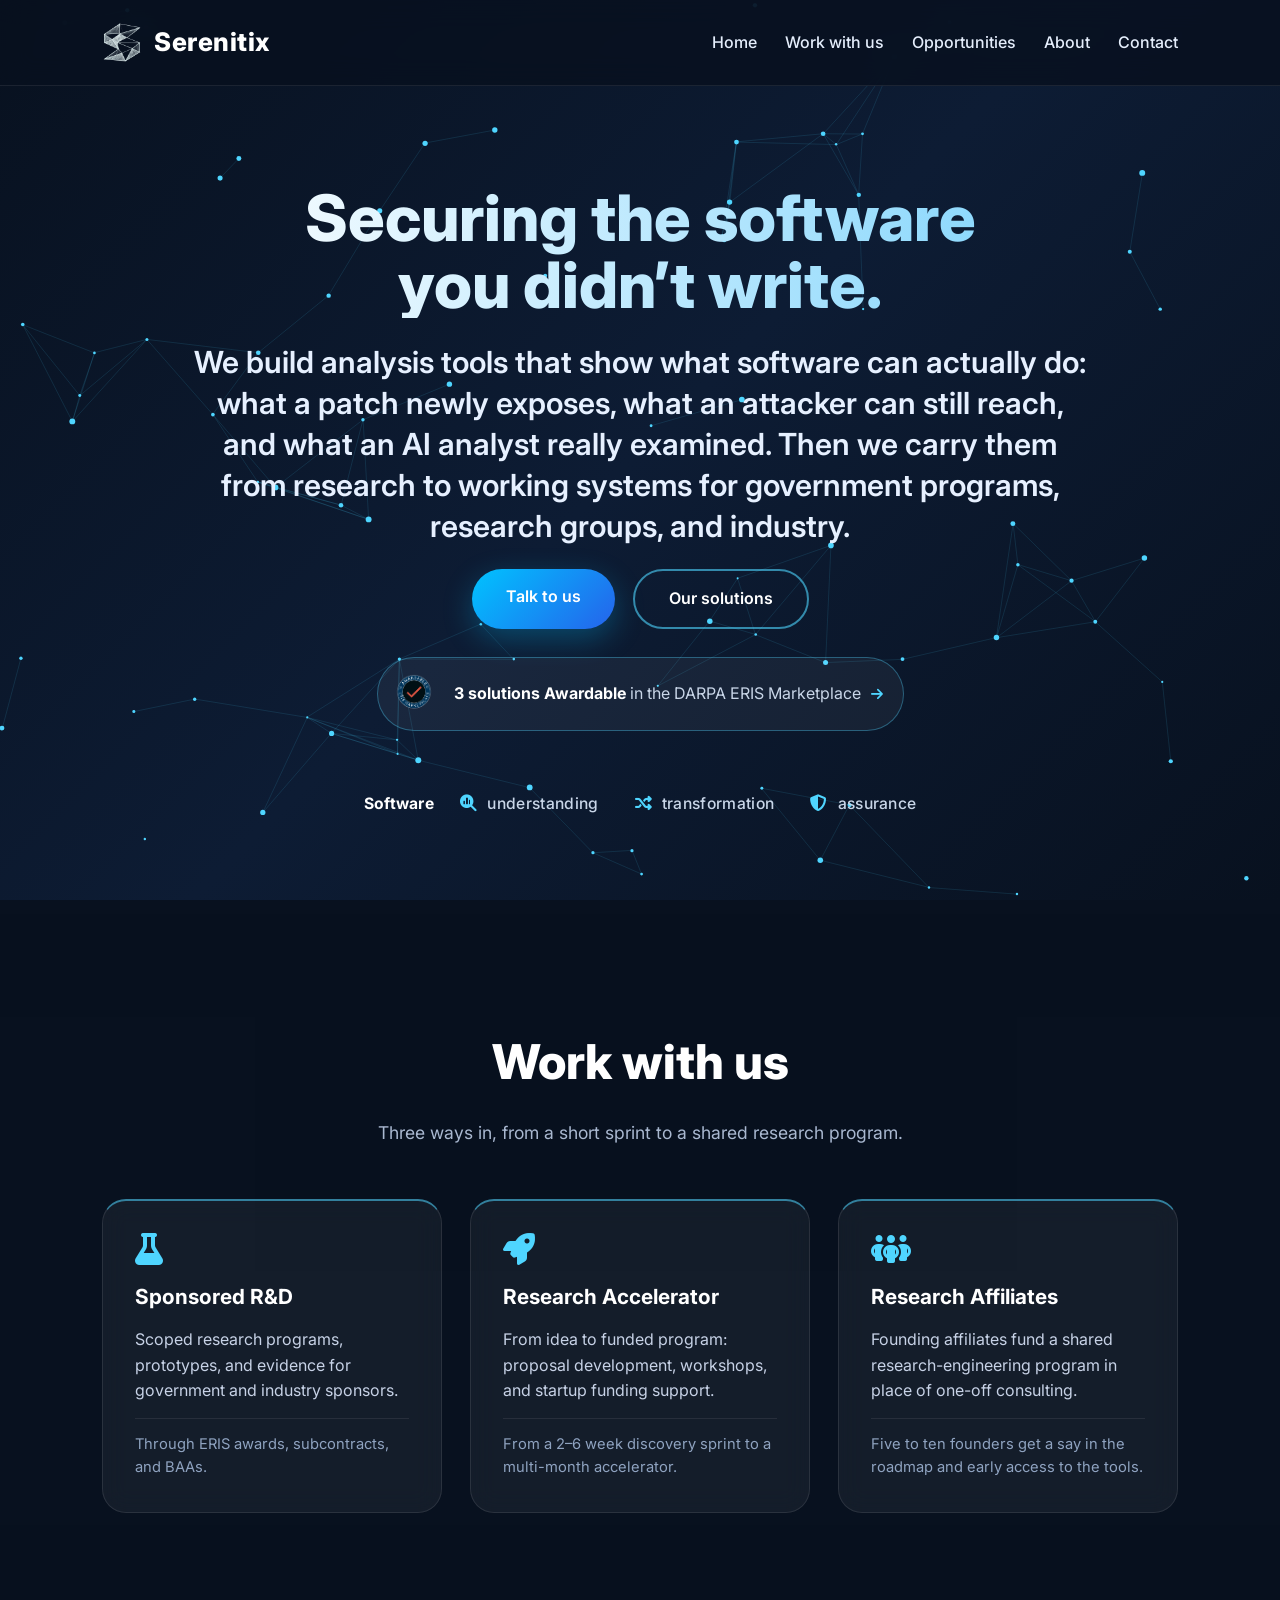
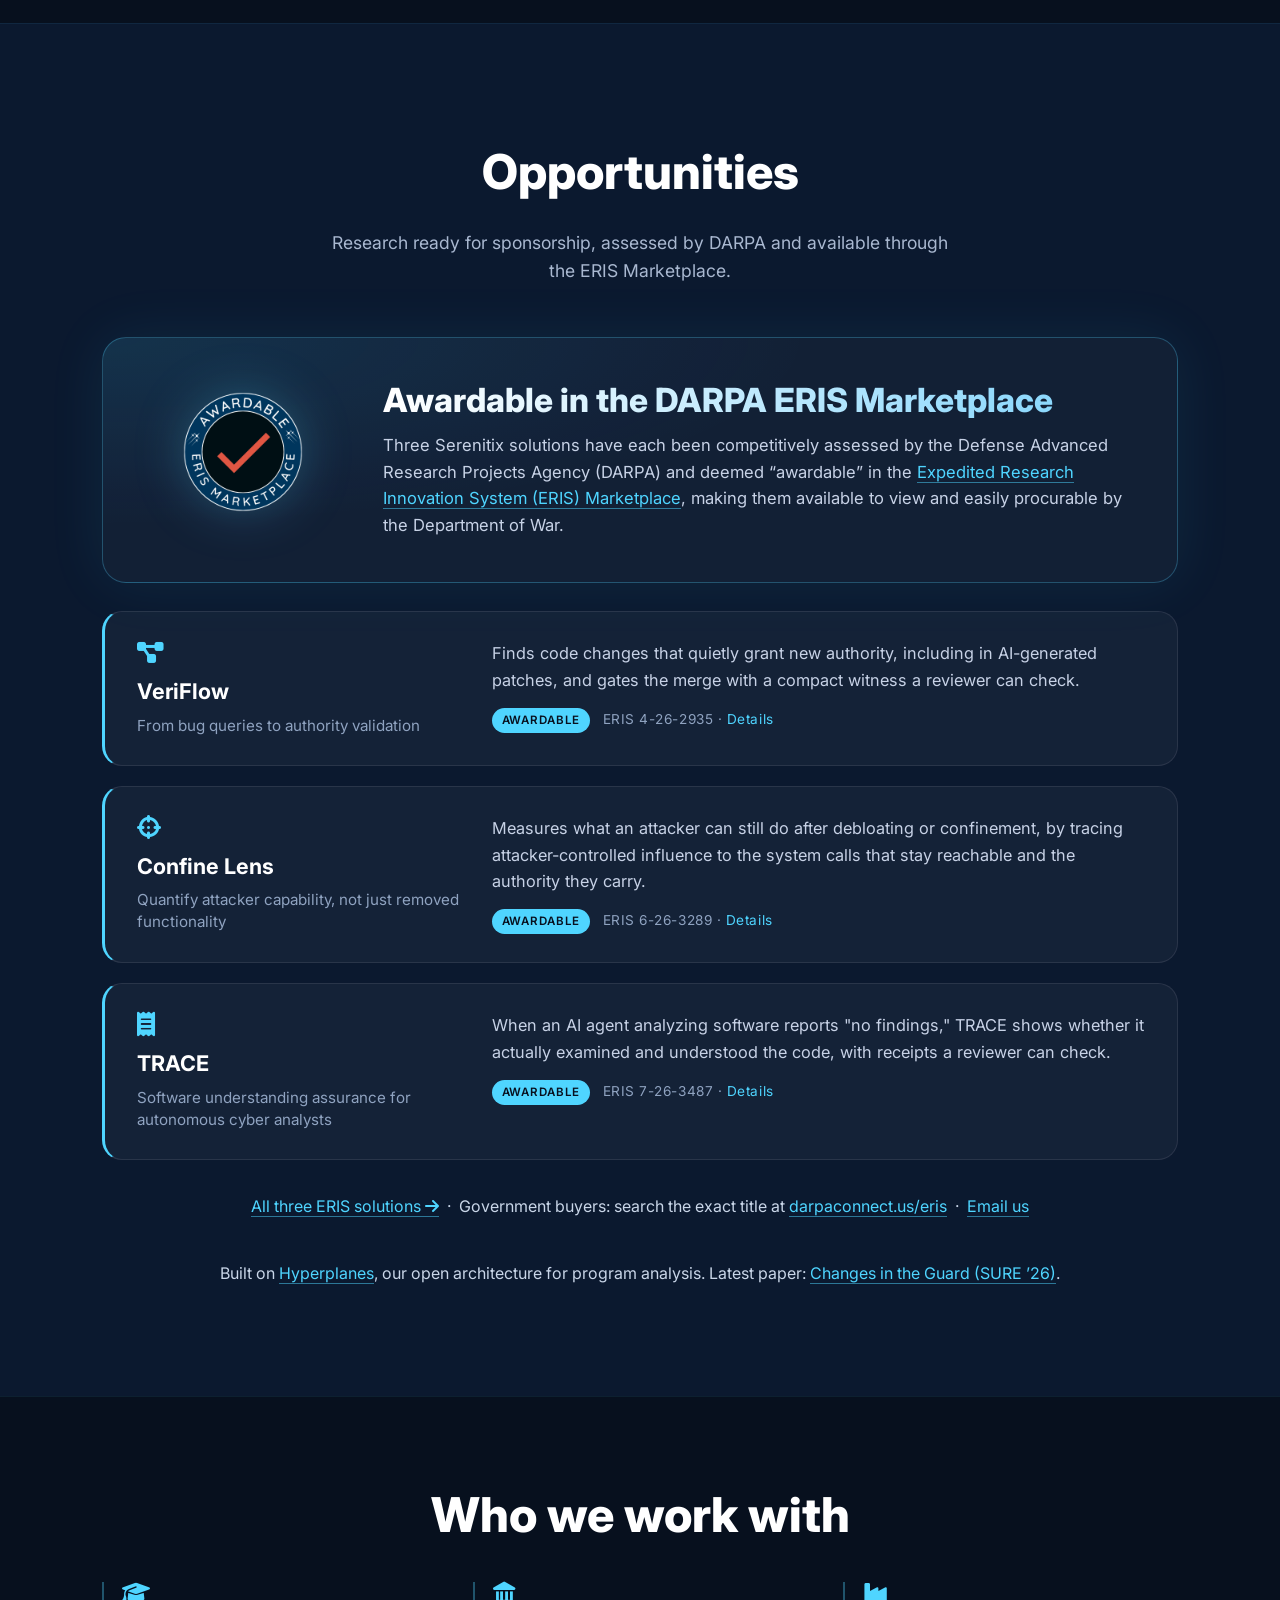
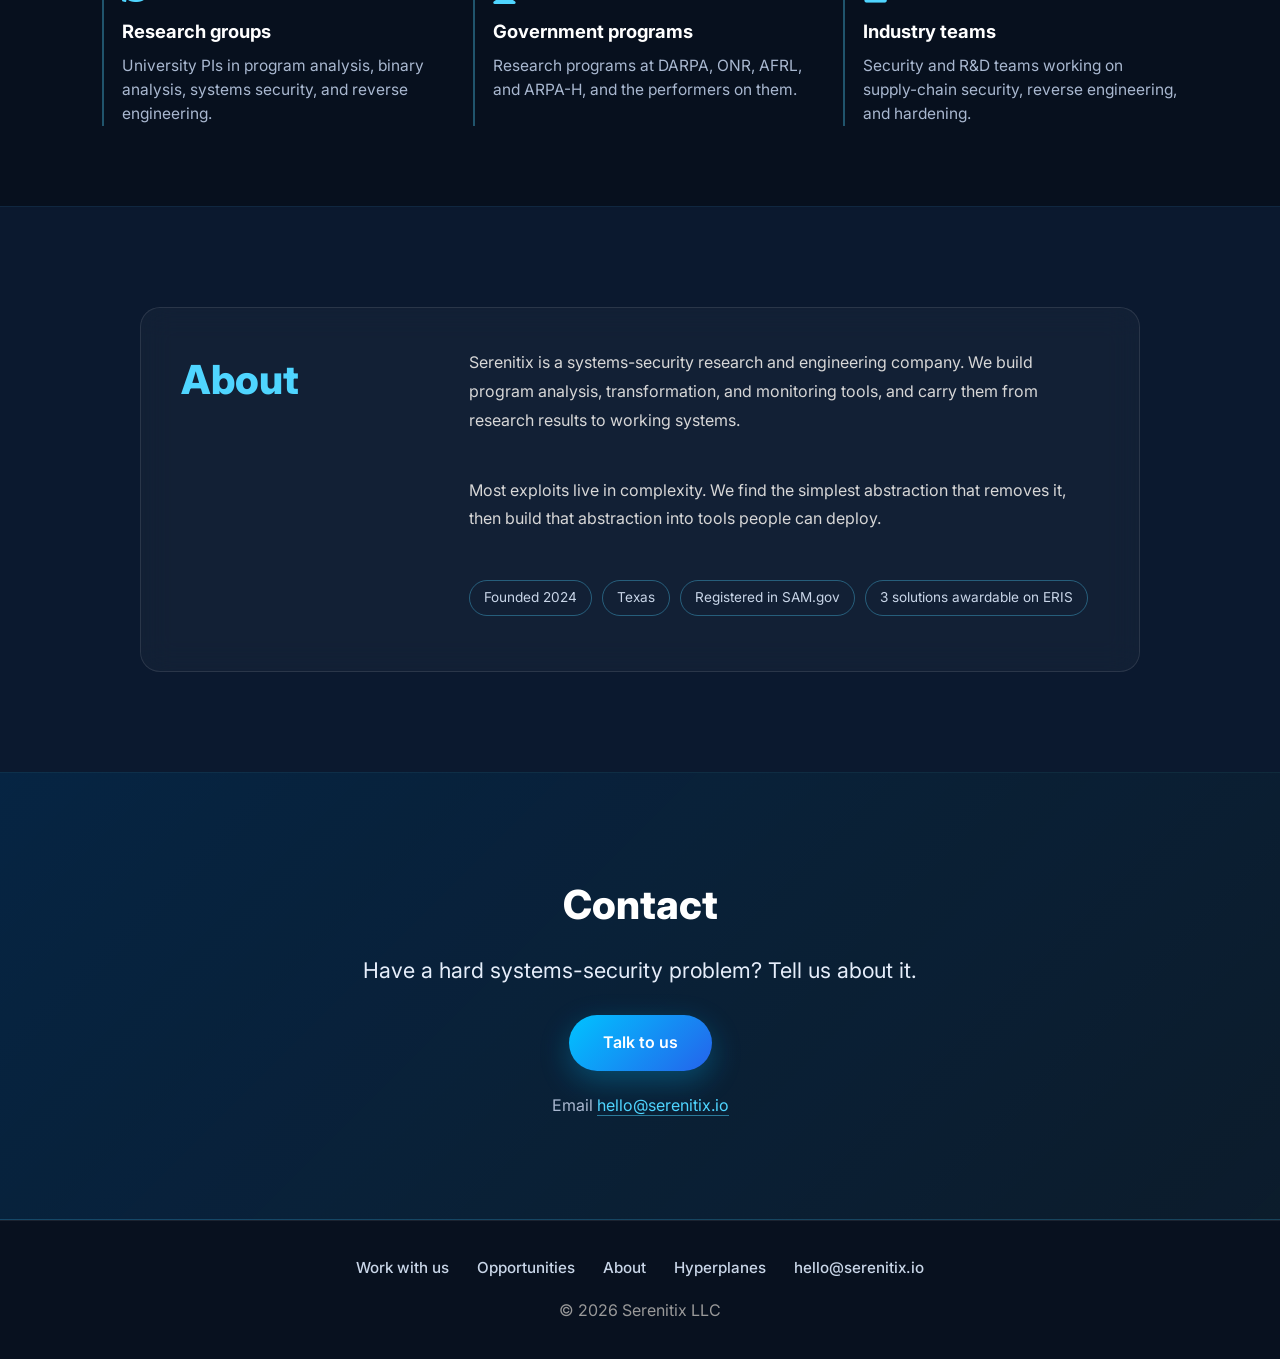
<file: index.html>
<!DOCTYPE html>
<html lang="en">

<!-- Design contract: see README.md. Template by Noah (AbatedDuck/NDDSERENITIXPROJECTS a4c4929). -->

<head>

    <link rel="stylesheet"
        href="https://cdnjs.cloudflare.com/ajax/libs/font-awesome/6.7.2/css/all.min.css">

    <meta charset="UTF-8">
    <meta name="viewport" content="width=device-width, initial-scale=1.0">

    <title>Serenitix | Securing the software you didn&rsquo;t write</title>

    <meta name="description"
        content="Analysis tools that show what software can actually do, carried from research to working systems. Three solutions Awardable in the DARPA ERIS Marketplace.">

    <link rel="icon" type="image/png" href="logo-mark.png">
    <link rel="apple-touch-icon" href="logo-mark.png">

    <meta property="og:type" content="website">
    <meta property="og:site_name" content="Serenitix">
    <meta property="og:title" content="Serenitix | Securing the software you didn&rsquo;t write">
    <meta property="og:description" content="Software understanding, transformation, and assurance. We take hard systems-security problems from idea to working, evaluated technology.">
    <meta property="og:url" content="https://serenitix.io/">
    <meta property="og:image" content="https://serenitix.io/logo-mark.png">
    <meta name="twitter:card" content="summary">

    <link rel="stylesheet" href="style.css">
    <link rel="stylesheet" href="release.css?v=4">

    <!-- Google Font -->
    <link rel="preconnect" href="https://fonts.googleapis.com">
    <link rel="preconnect" href="https://fonts.gstatic.com" crossorigin>

    <link href="https://fonts.googleapis.com/css2?family=Inter:wght@300;400;500;600;700;800&display=swap"
        rel="stylesheet">

</head>

<body class="R1 R2 R3 R4 R5 R6 R7 R8 R9 R10 R11 R12 R13 S4">

    <!-- Animated Background -->
    <canvas id="backgroundCanvas"></canvas>

    <!-- ===========================
         Navigation
    ============================ -->

    <header>

        <div class="logo">

            <img class="logo-mark" src="logo-mark.png" alt="">

            Serenitix

        </div>

        <nav>

            <a href="#home">Home</a>
            <a href="#services">Work with us</a>
            <a href="#proof">Opportunities</a>
            <a href="#about">About</a>
            <a href="#contact">Contact</a>

        </nav>

        <button id="menuButton">
            ☰
        </button>

    </header>
    <!-- ===========================
        Hero Section
    =========================== -->

    <section class="hero" id="home">

        <div class="hero-content">

            <h1>

                Securing the software you didn&rsquo;t write.

            </h1>


            <p class="hero-sub">

                We build analysis tools that show what software can actually do:
                what a patch newly exposes, what an attacker can still reach, and
                what an AI analyst really examined. Then we carry them from research
                to working systems for government programs, research groups, and industry.

            </p>


            <div class="hero-buttons">

                <a class="primaryButton" href="mailto:hello@serenitix.io">

                    Talk to us

                </a>


                <a class="secondaryButton" href="#proof">

                    Our solutions

                </a>

            </div>

            <a class="eris-strip" href="#proof">
                <img src="projects/eris/eris-awardable-badge.png" alt="ERIS Marketplace Awardable badge">
                <span><b>3 solutions Awardable</b> in the DARPA ERIS Marketplace <i class="fa-solid fa-arrow-right"></i></span>
            </a>

            <ul class="r3-add r3-R3 cap-strip strip-S4 phrase-strip">
                <li class="strip-lead">Software</li>
                <li><i class="fa-solid fa-magnifying-glass-chart"></i>understanding</li>
                <li><i class="fa-solid fa-shuffle"></i>transformation</li>
                <li><i class="fa-solid fa-shield-halved"></i>assurance</li>
            </ul>


        </div>

    </section>

    <!-- ===========================
         What we do
    ============================ -->

    <section class="services" id="services">

        <h2>Work with us</h2>

        <p class="r3-add r3-R2 section-lead">Three ways in, from a short sprint to a shared research program.</p>

        <div class="service-grid">

            <div class="service-card">

                <i class="fa-solid fa-flask"></i>

                <h3>Sponsored R&amp;D</h3>

                <p>
                    Scoped research programs, prototypes, and evidence for
                    government and industry sponsors.
                </p>

                <p class="r3-add r3-R11 card-detail">Through ERIS awards, subcontracts, and BAAs.</p>

            </div>

            <div class="service-card">

                <i class="fa-solid fa-rocket"></i>

                <h3>Research Accelerator</h3>

                <p>
                    From idea to funded program: proposal development, workshops,
                    and startup funding support.
                </p>

                <p class="r3-add r3-R11 card-detail">From a 2–6 week discovery sprint to a multi-month accelerator.</p>

            </div>

            <div class="service-card">

                <i class="fa-solid fa-people-group"></i>

                <h3>Research Affiliates</h3>

                <p>
                    Founding affiliates fund a shared research-engineering program
                    in place of one-off consulting.
                </p>

                <p class="r3-add r3-R11 card-detail">Five to ten founders get a say in the roadmap and early access to the tools.</p>

            </div>

        </div>

    </section>

    <!-- ===========================
         Proof
    ============================ -->

    <!-- Opportunities: ERIS Awardable banner + one tile per listing; full landing at projects/eris/ (BT-COM-02ea) -->
    <section class="services eris-home" id="proof">

        <h2>Opportunities</h2>

        <p class="r3-add r3-R2 section-lead">Research ready for sponsorship, assessed by DARPA and available through the ERIS Marketplace.</p>

        <div class="eris-banner">
            <img class="eris-badge-home" src="projects/eris/eris-awardable-badge.png" alt="ERIS Marketplace Awardable badge">
            <div class="eris-banner-text">
                <h3 class="eris-title">Awardable in the DARPA ERIS Marketplace</h3>
                <p class="eris-lead">Three Serenitix solutions have each been competitively assessed by the Defense Advanced Research Projects Agency (DARPA) and deemed &ldquo;awardable&rdquo; in the <a href="projects/eris/">Expedited Research Innovation System (ERIS) Marketplace</a>, making them available to view and easily procurable by the Department of War.</p>
            </div>
        </div>

        <div class="r3-add r3-R10 solution-list">

            <article class="solution">
                <div class="solution-head">
                    <i class="fa-solid fa-diagram-project"></i>
                    <h3><a href="projects/eris/veriflow/">VeriFlow</a></h3>
                    <p class="solution-tag">From bug queries to authority validation</p>
                </div>
                <div class="solution-body">
                    <p>Finds code changes that quietly grant new authority, including in AI-generated patches, and gates the merge with a compact witness a reviewer can check.</p>
                    <p class="solution-meta"><span class="chip">Awardable</span> ERIS 4-26-2935 &middot; <a href="projects/eris/veriflow/">Details</a></p>
                </div>
            </article>

            <article class="solution">
                <div class="solution-head">
                    <i class="fa-solid fa-crosshairs"></i>
                    <h3><a href="projects/eris/confine-lens/">Confine Lens</a></h3>
                    <p class="solution-tag">Quantify attacker capability, not just removed functionality</p>
                </div>
                <div class="solution-body">
                    <p>Measures what an attacker can still do after debloating or confinement, by tracing attacker-controlled influence to the system calls that stay reachable and the authority they carry.</p>
                    <p class="solution-meta"><span class="chip">Awardable</span> ERIS 6-26-3289 &middot; <a href="projects/eris/confine-lens/">Details</a></p>
                </div>
            </article>

            <article class="solution">
                <div class="solution-head">
                    <i class="fa-solid fa-receipt"></i>
                    <h3><a href="projects/eris/trace/">TRACE</a></h3>
                    <p class="solution-tag">Software understanding assurance for autonomous cyber analysts</p>
                </div>
                <div class="solution-body">
                    <p>When an AI agent analyzing software reports "no findings," TRACE shows whether it actually examined and understood the code, with receipts a reviewer can check.</p>
                    <p class="solution-meta"><span class="chip">Awardable</span> ERIS 7-26-3487 &middot; <a href="projects/eris/trace/">Details</a></p>
                </div>
            </article>

        </div>

        <p class="eris-more">
            <a href="projects/eris/">All three ERIS solutions <i class="fa-solid fa-arrow-right"></i></a>
            &nbsp;&middot;&nbsp; Government buyers: search the exact title at <a href="https://www.darpaconnect.us/eris">darpaconnect.us/eris</a>
            &nbsp;&middot;&nbsp; <a href="mailto:hello@serenitix.io?subject=ERIS">Email us</a>
        </p>

        <p class="section-note">
            Built on <a href="https://hyperplanes.io">Hyperplanes</a>,
            our open architecture for program analysis.
            Latest paper: <a href="papers/sure26/">Changes in the Guard (SURE &rsquo;26)</a>.
        </p>

    </section>

    <!-- ===========================
         R6: Who we work with (playground proposal)
    ============================ -->

    <section class="r3-add r3-R6 audiences" id="audiences">

        <h2 class="r3-add r3-R13 audience-h2">Who we work with</h2>

        <div class="audience-grid">

            <div class="audience">
                <i class="fa-solid fa-graduation-cap"></i>
                <h3>Research groups</h3>
                <p>University PIs in program analysis, binary analysis, systems security, and reverse engineering.</p>
            </div>

            <div class="audience">
                <i class="fa-solid fa-landmark"></i>
                <h3>Government programs</h3>
                <p>Research programs at DARPA, ONR, AFRL, and ARPA-H, and the performers on them.</p>
            </div>

            <div class="audience">
                <i class="fa-solid fa-industry"></i>
                <h3>Industry teams</h3>
                <p>Security and R&amp;D teams working on supply-chain security, reverse engineering, and hardening.</p>
            </div>

        </div>

    </section>

    <!-- ===========================
         About
    ============================ -->

    <section class="about" id="about">

        <div class="about-text">

            <h2>
                About
            </h2>

            <p class="r3-add r3-R7 about-blurb">

                Serenitix is a systems-security research and engineering company.
                We build program analysis, transformation, and monitoring tools,
                and carry them from research results to working systems.

            </p>

            <p>

                Most exploits live in complexity. We find the simplest abstraction
                that removes it, then build that abstraction into tools people can
                deploy.

            </p>

            <ul class="r3-add r3-R7 facts">
                <li>Founded 2024</li>
                <li>Texas</li>
                <li>Registered in SAM.gov</li>
                <li>3 solutions awardable on ERIS</li>
            </ul>

        </div>

    </section>

    <!-- ===========================
         Contact
    ============================ -->

    <section class="contact" id="contact">

        <h2>
            Contact
        </h2>

        <p class="r3-add r3-R8 cta-line">Have a hard systems-security problem? Tell us about it.</p>

        <a class="r3-add r3-R8 primaryButton cta-button" href="mailto:hello@serenitix.io">Talk to us</a>

        <p>
            Email <a href="mailto:hello@serenitix.io">hello@serenitix.io</a>
        </p>

    </section>

    <!-- ===========================
         Footer
    ============================ -->

    <footer>

        <nav class="r3-add r3-R9 footer-nav">
            <a href="#services">Work with us</a>
            <a href="#proof">Opportunities</a>
            <a href="#about">About</a>
            <a href="https://hyperplanes.io">Hyperplanes</a>
            <a href="mailto:hello@serenitix.io">hello@serenitix.io</a>
        </nav>

        <p>

            © 2026 Serenitix LLC

        </p>

    </footer>

    <!-- Scroll to Top -->

    <button id="scrollTopButton">

        ↑

    </button>

    <script src="script.js"></script>
    <script data-goatcounter="https://serenitix.goatcounter.com/count" async src="//gc.zgo.at/count.js"></script>

</body>

</html>
</file>
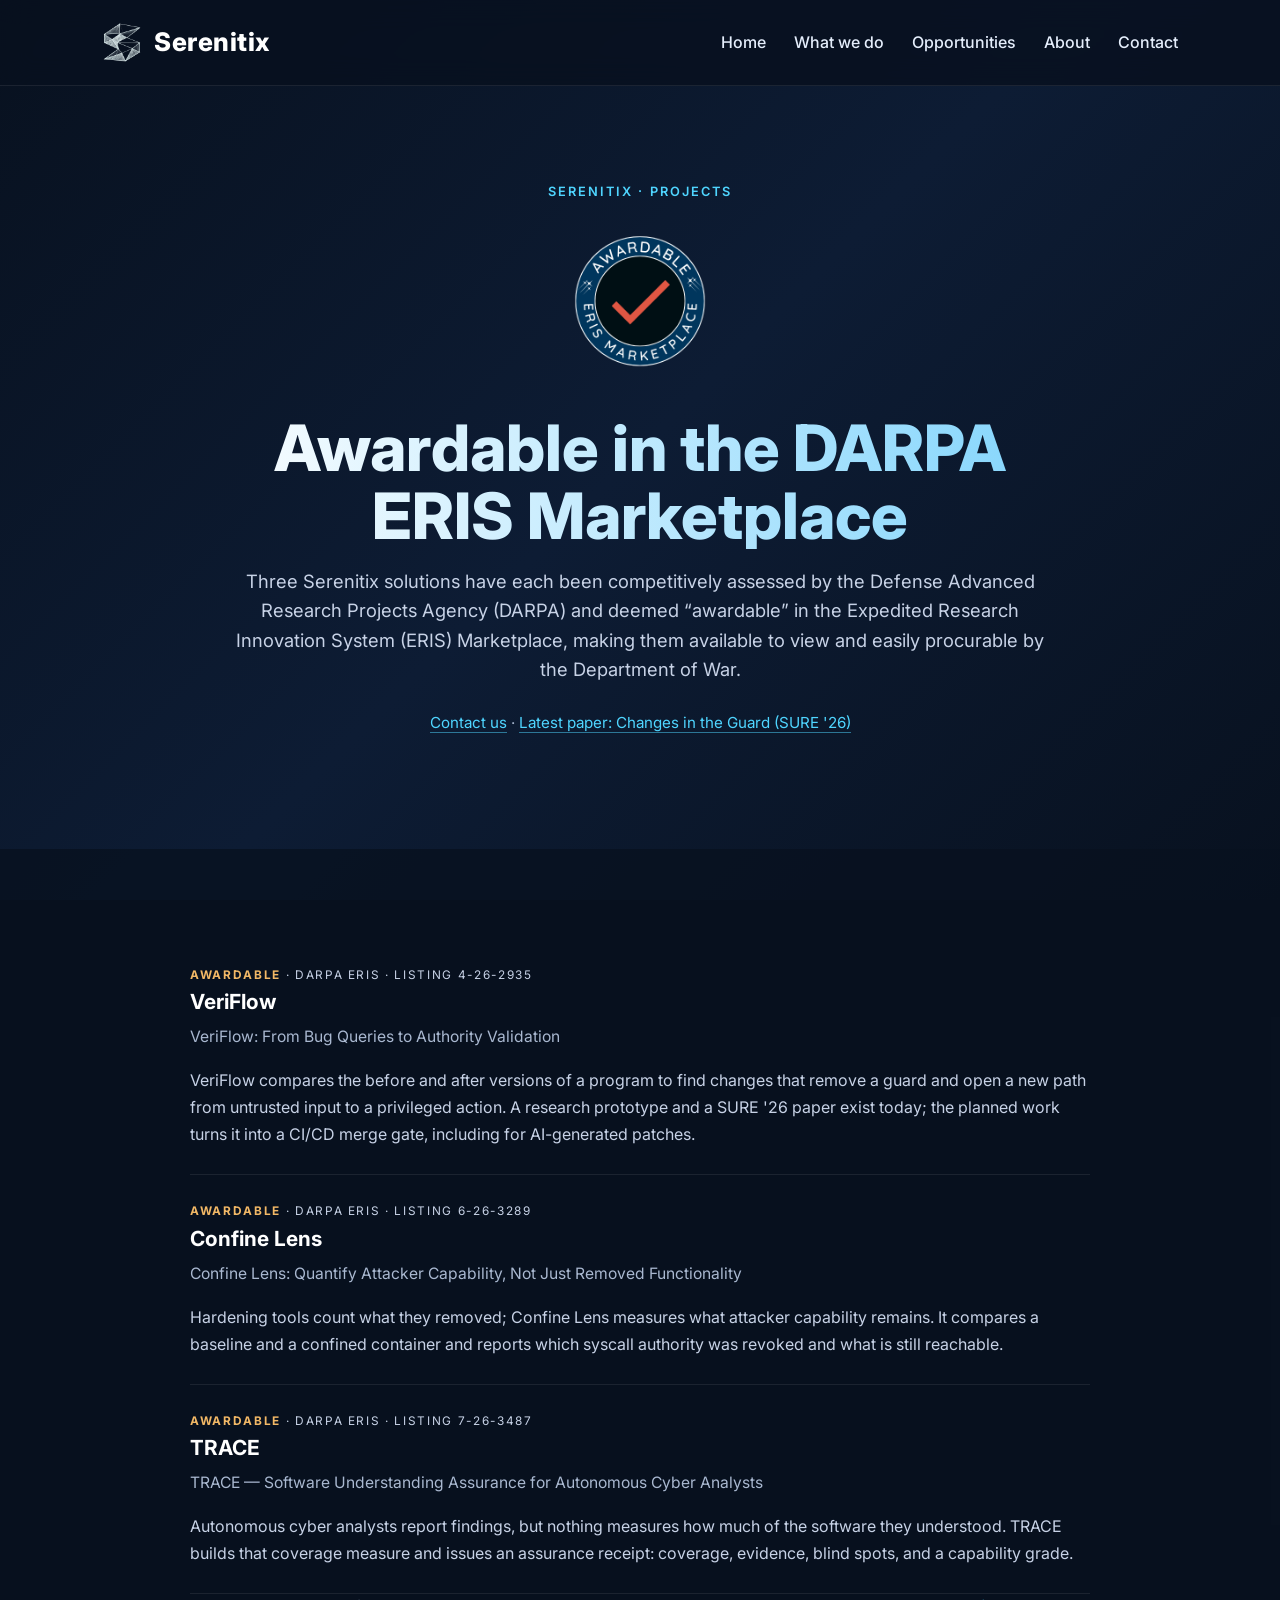
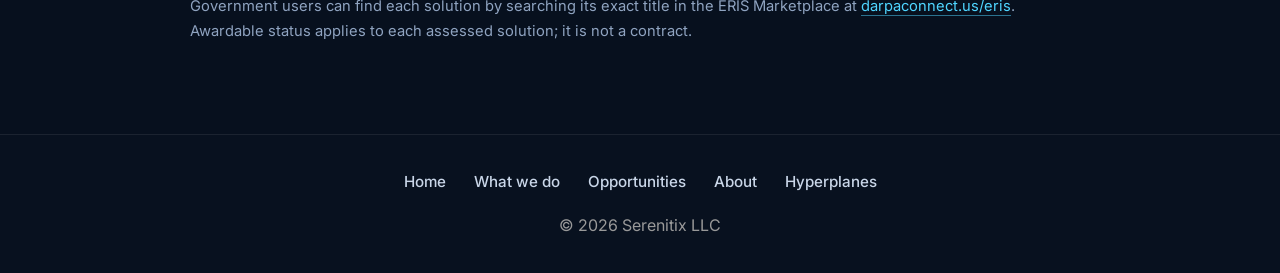
<file: projects/index.html>
<!--
Abstraction: Serenitix projects index: the offerings DARPA ERIS determined Awardable, one card each.
Mechanism: Generated by build.py (BT-COM-02ea) from each package's meta.json.
Policy: Same as the project pages; staged on branch 'projects'; publish only on Nathan's approval.
Scope: Self projects/index.html. In package meta.json files. Out the index.
Contract: Every card links to an existing projects/<slug>/ page.
-->
<!DOCTYPE html>
<html lang="en">

<head>

    <link rel="stylesheet"
        href="https://cdnjs.cloudflare.com/ajax/libs/font-awesome/6.7.2/css/all.min.css">

    <meta charset="UTF-8">
    <meta name="viewport" content="width=device-width, initial-scale=1.0">

    <title>Projects · DARPA ERIS Awardable | Serenitix</title>

    <meta name="description"
        content="Serenitix solutions deemed awardable in the DARPA ERIS Marketplace: VeriFlow, Confine Lens, TRACE.">

    <link rel="icon" type="image/png" href="../logo-mark.png">
    <link rel="apple-touch-icon" href="../logo-mark.png">

    <meta property="og:type" content="website">
    <meta property="og:site_name" content="Serenitix">
    <meta property="og:title" content="Projects · DARPA ERIS Awardable">
    <meta property="og:description" content="Serenitix solutions deemed awardable in the DARPA ERIS Marketplace: VeriFlow, Confine Lens, TRACE.">
    <meta property="og:url" content="https://serenitix.io/projects/">
    <meta property="og:image" content="https://serenitix.io/logo-mark.png">
    <meta name="twitter:card" content="summary">

    <link rel="stylesheet" href="../style.css">
    <link rel="stylesheet" href="../release.css?v=2">

    <!-- Google Font -->
    <link rel="preconnect" href="https://fonts.googleapis.com">
    <link rel="preconnect" href="https://fonts.gstatic.com" crossorigin>

    <link href="https://fonts.googleapis.com/css2?family=Inter:wght@300;400;500;600;700;800&display=swap"
        rel="stylesheet">

    <style>
    /* Page-scoped additions for the paper page; the site's style.css and release.css stay untouched. */
    body.paper-page {
        --mono: ui-monospace, SFMono-Regular, Menlo, Consolas, "Liberation Mono", monospace;
    }
    body.paper-page a.logo { color: #ffffff; text-decoration: none; }

    /* Mobile menu (stands in for script.js's toggle). style.css's later bare #menuButton rule hides the
       button at every width; show it here so phone visitors can reach the site nav. */
    @media (max-width: 900px) {
        body.paper-page #menuButton { display: block; }
        body.paper-page header nav.open {
            display: flex;
            flex-direction: column;
            position: absolute;
            top: 80px;
            right: 30px;
            background: #08111f;
            padding: 20px;
            border-radius: 12px;
            gap: 15px;
            box-shadow: 0 0 20px rgba(0, 0, 0, .4);
        }
    }

    /* Hero: the site's .hero, sized for a paper rather than a full screen */
    body.paper-page .hero { min-height: 0; padding: 96px 8% 80px; }
    body.paper-page .hero h1 { margin-bottom: 18px; }
    body.paper-page .hero p.paper-venue {
        text-transform: uppercase;
        letter-spacing: 0.16em;
        font-size: 0.8rem;
        font-weight: 600;
        color: #4fd5ff;
        margin: 0 auto 18px;
    }
    body.paper-page .hero .hero-sub { margin-bottom: 30px; }
    .paper-authors {
        display: flex;
        justify-content: center;
        flex-wrap: wrap;
        gap: 10px 48px;
        margin-bottom: 18px;
    }
    .paper-authors b { display: block; font-weight: 600; font-size: 1.05rem; }
    .paper-authors span { color: #a9b8d0; font-size: 0.95rem; }
    body.paper-page .hero p.paper-meta {
        font-size: 0.95rem;
        color: #a9b8d0;
        margin: 0 auto 34px;
    }
    .paper-meta a,
    .paper-col a {
        color: #4fd5ff;
        text-decoration: none;
        border-bottom: 1px solid rgba(79, 213, 255, 0.5);
    }
    .paper-meta a { word-break: break-all; }
    body.paper-page .hero p.paper-insight {
        text-align: left;
        max-width: 820px;
        margin: 0 auto 40px;
        padding: 22px 28px;
        border-radius: 20px;
        background: rgba(255, 255, 255, 0.04);
        border: 1px solid rgba(255, 255, 255, 0.09);
        border-left: 3px solid #4fd5ff;
        font-size: 1.12rem;
        line-height: 1.6;
        color: #e6f0ff;
    }
    body.paper-page .hero-buttons { gap: 14px; }
    body.paper-page .hero-buttons a { padding: 13px 26px; font-size: 0.97rem; }
    body.paper-page .hero-buttons i { margin-right: 8px; }
    body.paper-page .hero-buttons .primaryButton { border: 2px solid transparent; }
    body.paper-page .hero p.paper-includes {
        font-size: 0.92rem;
        color: #8fa3c0;
        margin: 20px auto 0;
    }

    /* Content column inside the site's section bands */
    body.paper-page section:not(.hero) { padding: 90px 8%; }
    .paper-col { max-width: 900px; margin: 0 auto; }
    .paper-col p { color: #c7d2e6; line-height: 1.7; }
    .paper-col p + p { margin-top: 16px; }
    .paper-col strong { color: #ffffff; }
    .paper-col h3 { font-size: 1.3rem; margin: 40px 0 12px; }
    .paper-col h3:first-of-type { margin-top: 0; }
    .paper-col h3 i { color: #4fd5ff; margin-right: 10px; }

    /* Figures: framed like the site's cards, with a white plate for the tool output */
    .paper-figure {
        margin: 0 0 28px;
        padding: 24px;
        border-radius: 20px;
        background: rgba(255, 255, 255, 0.04);
        border: 1px solid rgba(255, 255, 255, 0.09);
    }
    .paper-figure:last-child { margin-bottom: 0; }
    .paper-figure .frame { background: #ffffff; border-radius: 12px; padding: 14px; overflow-x: auto; }
    .paper-figure img { display: block; width: 100%; height: auto; min-width: 560px; }
    .paper-figure img + img { margin-top: 10px; }
    .paper-figure figcaption { margin-top: 16px; font-size: 0.95rem; color: #c7d2e6; line-height: 1.65; }
    .paper-tag {
        display: inline-block;
        padding: 2px 10px;
        margin-right: 8px;
        border-radius: 999px;
        font-size: 0.7rem;
        font-weight: 600;
        letter-spacing: 0.06em;
        text-transform: uppercase;
        color: #08111f;
        background: #4fd5ff;
        vertical-align: 1px;
    }

    /* Code, kbd, key table */
    .paper-col code { font-family: var(--mono); font-size: 0.9em; color: #e6f1ff; }
    .paper-col kbd {
        font-family: var(--mono);
        font-size: 0.85em;
        padding: 1px 7px;
        border-radius: 5px;
        border: 1px solid rgba(255, 255, 255, 0.18);
        background: rgba(255, 255, 255, 0.06);
        color: #ffffff;
    }
    .paper-col pre {
        font-family: var(--mono);
        font-size: 0.84rem;
        line-height: 1.55;
        color: #e6f1ff;
        background: #050b15;
        border: 1px solid rgba(255, 255, 255, 0.10);
        border-radius: 14px;
        padding: 18px 20px;
        overflow-x: auto;
        margin: 14px 0 18px;
        white-space: pre;
    }
    .paper-col pre.cmd { border-left: 3px solid #4fd5ff; }
    .paper-views { list-style: none; margin: 16px 0 0; padding: 0; }
    .paper-views li {
        margin: 10px 0;
        padding-left: 18px;
        border-left: 2px solid rgba(79, 213, 255, 0.35);
        color: #c7d2e6;
    }
    .paper-keys {
        margin: 22px 0 14px;
        padding: 20px 24px;
        border-radius: 20px;
        background: rgba(255, 255, 255, 0.04);
        border: 1px solid rgba(255, 255, 255, 0.09);
    }
    .paper-keys table { border-collapse: collapse; font-size: 0.95rem; color: #c7d2e6; }
    .paper-keys caption { text-align: left; font-weight: 600; color: #ffffff; padding-bottom: 8px; }
    .paper-keys td { padding: 4px 16px 4px 0; vertical-align: top; }
    .paper-keys td:first-child { white-space: nowrap; }
    .paper-col p.paper-note { font-size: 0.92rem; color: #8fa3c0; }
    .paper-scope {
        margin-top: 32px;
        padding: 20px 24px;
        border-radius: 20px;
        background: rgba(255, 255, 255, 0.04);
        border: 1px solid rgba(255, 255, 255, 0.09);
        border-left: 3px solid #4fd5ff;
    }
    .paper-col .paper-scope p { font-size: 0.95rem; }

    /* Footer additions: author marks and license line */
    .paper-marks { display: flex; justify-content: center; align-items: center; gap: 14px; flex-wrap: wrap; margin-bottom: 18px; }
    .paper-marks .mark {
        display: inline-flex;
        align-items: center;
        gap: 8px;
        background: #ffffff;
        border-radius: 8px;
        padding: 5px 10px 5px 6px;
        color: #14232a;
        font-size: 0.85rem;
        font-weight: 600;
    }
    .paper-marks img { height: 26px; width: auto; display: block; }
    footer p.paper-license { font-size: 0.88rem; color: #8fa3c0; max-width: 720px; margin: 0 auto 10px; }

    @media (max-width: 650px) {
        body.paper-page .hero { padding: 64px 20px 56px; }
        body.paper-page .hero h1 { font-size: 2.3rem; }
        body.paper-page .hero-buttons a { width: 100%; max-width: 320px; text-align: center; }
        body.paper-page .hero p.paper-insight { font-size: 1.02rem; padding: 18px 20px; }
        body.paper-page section:not(.hero) { padding: 64px 20px; }
        .paper-figure { padding: 14px; }
        .paper-col pre { font-size: 0.74rem; padding: 14px; }
        .paper-keys { padding: 16px; }
        .paper-keys td:first-child { white-space: normal; }
    }
        /* Project pages (BT-COM-02ea) */
    .note-body h3, .note-body h3:first-of-type { margin-top: 44px; }
    .note-body ul.paper-views li { color: #c7d2e6; line-height: 1.65; }
    body.paper-page .hero p.award-badge {
        display: inline-block; margin: 0 auto 18px; padding: 6px 16px; border-radius: 999px;
        border: 1.5px solid #f2b866; color: #f2b866; background: rgba(242,184,102,.08);
        font-size: .78rem; font-weight: 700; letter-spacing: .18em; text-transform: uppercase;
    }
    body.paper-page .hero img.eris-badge { display:block; width:220px; height:220px; margin: -20px auto -6px; }
    body.paper-page .hero p.eris-statement { font-size: 1.15rem; font-weight: 400; line-height: 1.6; color: #c7d2e6; max-width: 820px; margin: 0 auto 26px; }
    .proj-card { padding: 26px 0; border-bottom: 1px solid rgba(255,255,255,.08); }
    .proj-card h3 { margin: 6px 0 6px; } .proj-card h3 a { color:#fff; text-decoration:none; border-bottom:none; }
    .proj-card .proj-title { color:#a9b8d0; font-size:.98rem; margin:0 0 10px; }
    .proj-tag { font-size:.74rem; letter-spacing:.14em; text-transform:uppercase; color:#4fd5ff; margin:0; }
    .proj-tag b { color:#f2b866; font-weight:700; }
    </style>

</head>

<body class="R1 R2 R9 R13 paper-page">

    <!-- Static background (the site's canvas gradient; no animation script on this page) -->
    <canvas id="backgroundCanvas"></canvas>

    <!-- ===========================
         Navigation
    ============================ -->

    <header>

        <a class="logo" href="../">

            <img class="logo-mark" src="../logo-mark.png" alt="">

            Serenitix

        </a>

        <nav id="siteNav">

            <a href="../">Home</a>
            <a href="../#services">What we do</a>
            <a href="../#proof">Opportunities</a>
            <a href="../#about">About</a>
            <a href="../#contact">Contact</a>

        </nav>

        <button id="menuButton" aria-label="Menu" aria-controls="siteNav" aria-expanded="false">
            ☰
        </button>

    </header>

    <section class="hero" id="home">
        <div class="hero-content">
            <p class="paper-venue">Serenitix · Projects</p>
            <img class="eris-badge" src="eris-awardable-badge.png" alt="ERIS Marketplace Awardable badge">
            <h1>Awardable in the DARPA ERIS Marketplace</h1>
            <p class="eris-statement">Three Serenitix solutions have each been competitively assessed by the Defense Advanced Research Projects Agency (DARPA) and deemed &ldquo;awardable&rdquo; in the Expedited Research Innovation System (ERIS) Marketplace, making them available to view and easily procurable by the Department of War.</p>
            <p class="paper-meta"><a href="../#contact">Contact us</a> · <a href="../papers/sure26/">Latest paper: Changes in the Guard (SURE '26)</a></p>
        </div>
    </section>

    <section id="projects">
        <div class="paper-col">
            <article class="proj-card">
                <p class="proj-tag"><b>Awardable</b> · DARPA ERIS · Listing 4-26-2935</p>
                <h3><a href="veriflow/">VeriFlow</a></h3>
                <p class="proj-title">VeriFlow: From Bug Queries to Authority Validation</p>
                <p>VeriFlow compares the before and after versions of a program to find changes that remove a guard and open a new path from untrusted input to a privileged action. A research prototype and a SURE &#x27;26 paper exist today; the planned work turns it into a CI/CD merge gate, including for AI-generated patches.</p>
            </article>
            <article class="proj-card">
                <p class="proj-tag"><b>Awardable</b> · DARPA ERIS · Listing 6-26-3289</p>
                <h3><a href="confine-lens/">Confine Lens</a></h3>
                <p class="proj-title">Confine Lens: Quantify Attacker Capability, Not Just Removed Functionality</p>
                <p>Hardening tools count what they removed; Confine Lens measures what attacker capability remains. It compares a baseline and a confined container and reports which syscall authority was revoked and what is still reachable.</p>
            </article>
            <article class="proj-card">
                <p class="proj-tag"><b>Awardable</b> · DARPA ERIS · Listing 7-26-3487</p>
                <h3><a href="trace/">TRACE</a></h3>
                <p class="proj-title">TRACE — Software Understanding Assurance for Autonomous Cyber Analysts</p>
                <p>Autonomous cyber analysts report findings, but nothing measures how much of the software they understood. TRACE builds that coverage measure and issues an assurance receipt: coverage, evidence, blind spots, and a capability grade.</p>
            </article>
            <p class="paper-note">Government users can find each solution by searching its exact title in the ERIS Marketplace at <a href="https://www.darpaconnect.us/eris">darpaconnect.us/eris</a>. Awardable status applies to each assessed solution; it is not a contract.</p>
        </div>
    </section>

    <!-- ===========================
         Footer
    ============================ -->

    <footer>

        <nav class="r3-add r3-R9 footer-nav">
            <a href="../">Home</a>
            <a href="../#services">What we do</a>
            <a href="../#proof">Opportunities</a>
            <a href="../#about">About</a>
            <a href="https://hyperplanes.io">Hyperplanes</a>
        </nav>

        <p>

            © 2026 Serenitix LLC

        </p>

    </footer>

    <script>
    // Mobile menu toggle (the site's script.js is not loaded on this page; see the header comment).
    (function () {
        var button = document.getElementById("menuButton");
        var nav = document.getElementById("siteNav");
        if (!button || !nav) return;
        button.addEventListener("click", function () {
            var open = nav.classList.toggle("open");
            button.setAttribute("aria-expanded", open ? "true" : "false");
        });
    })();
    </script>

</body>

</html>
</file>
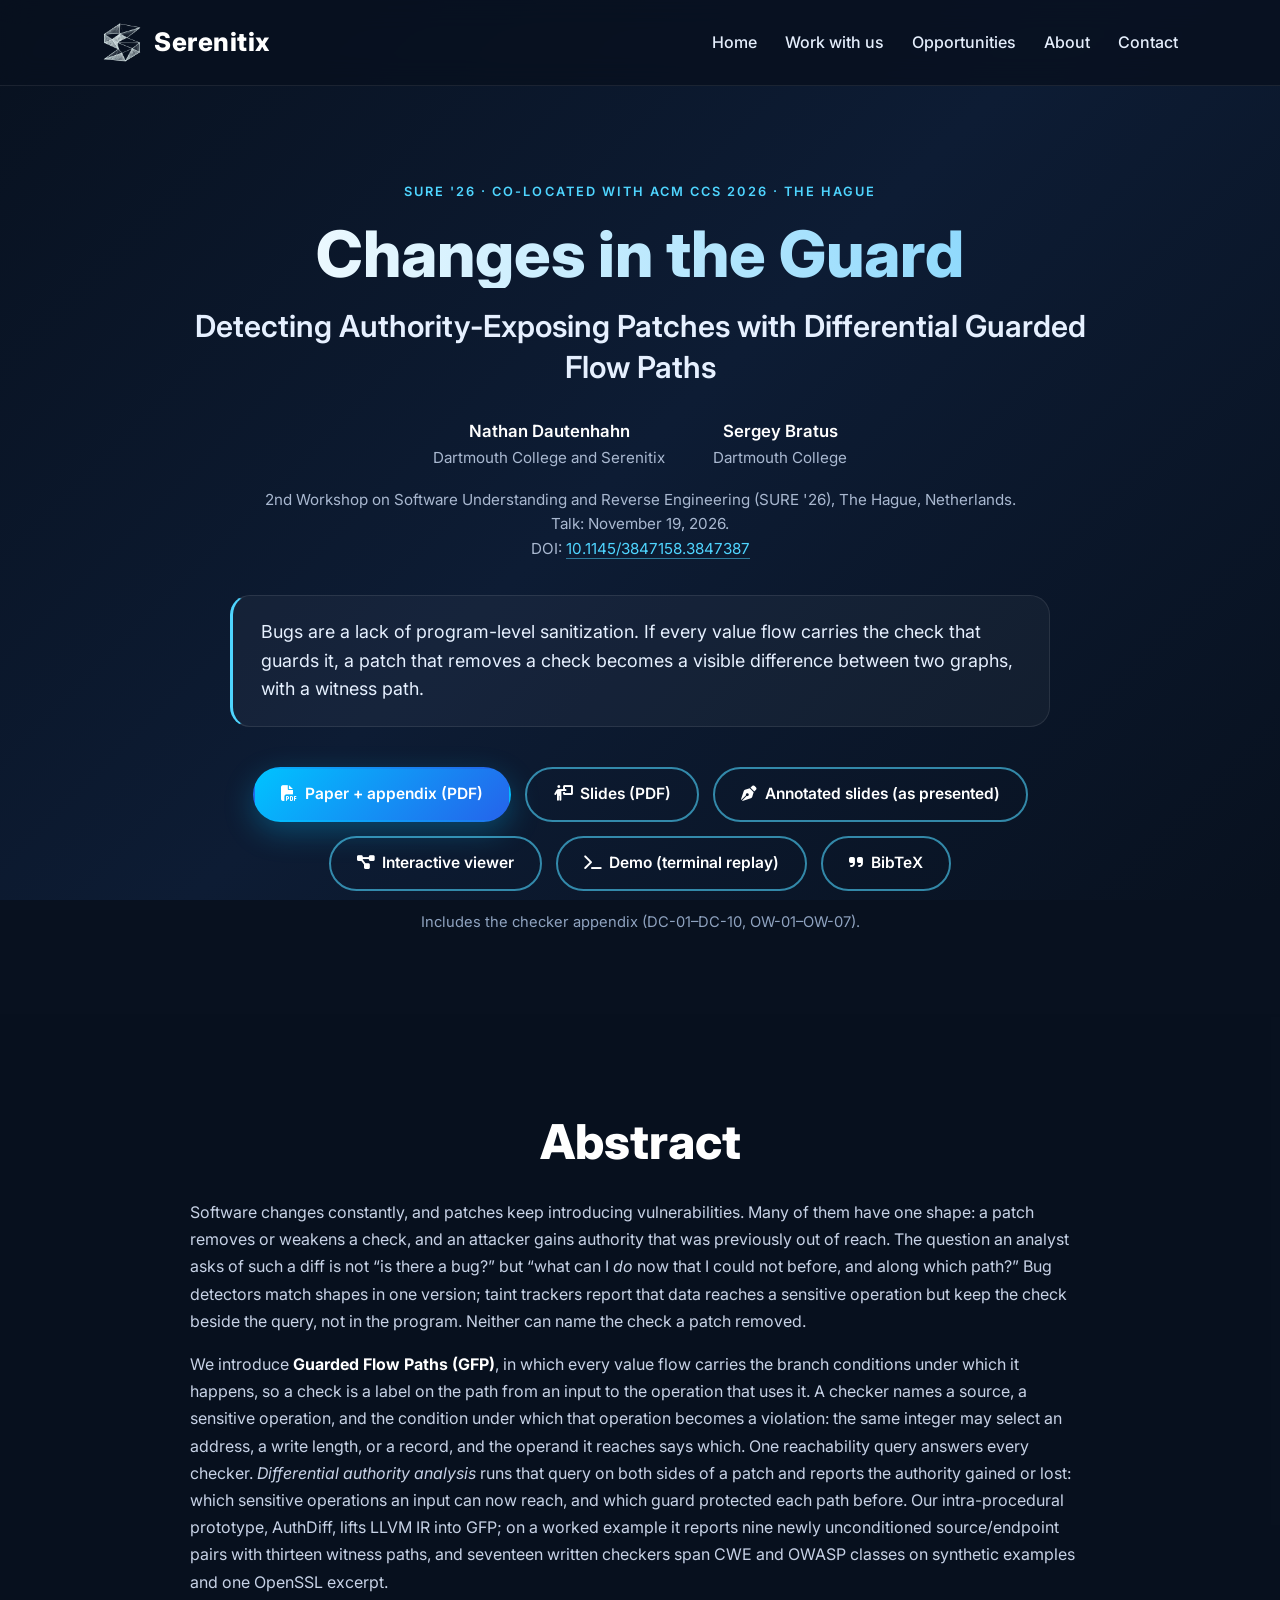
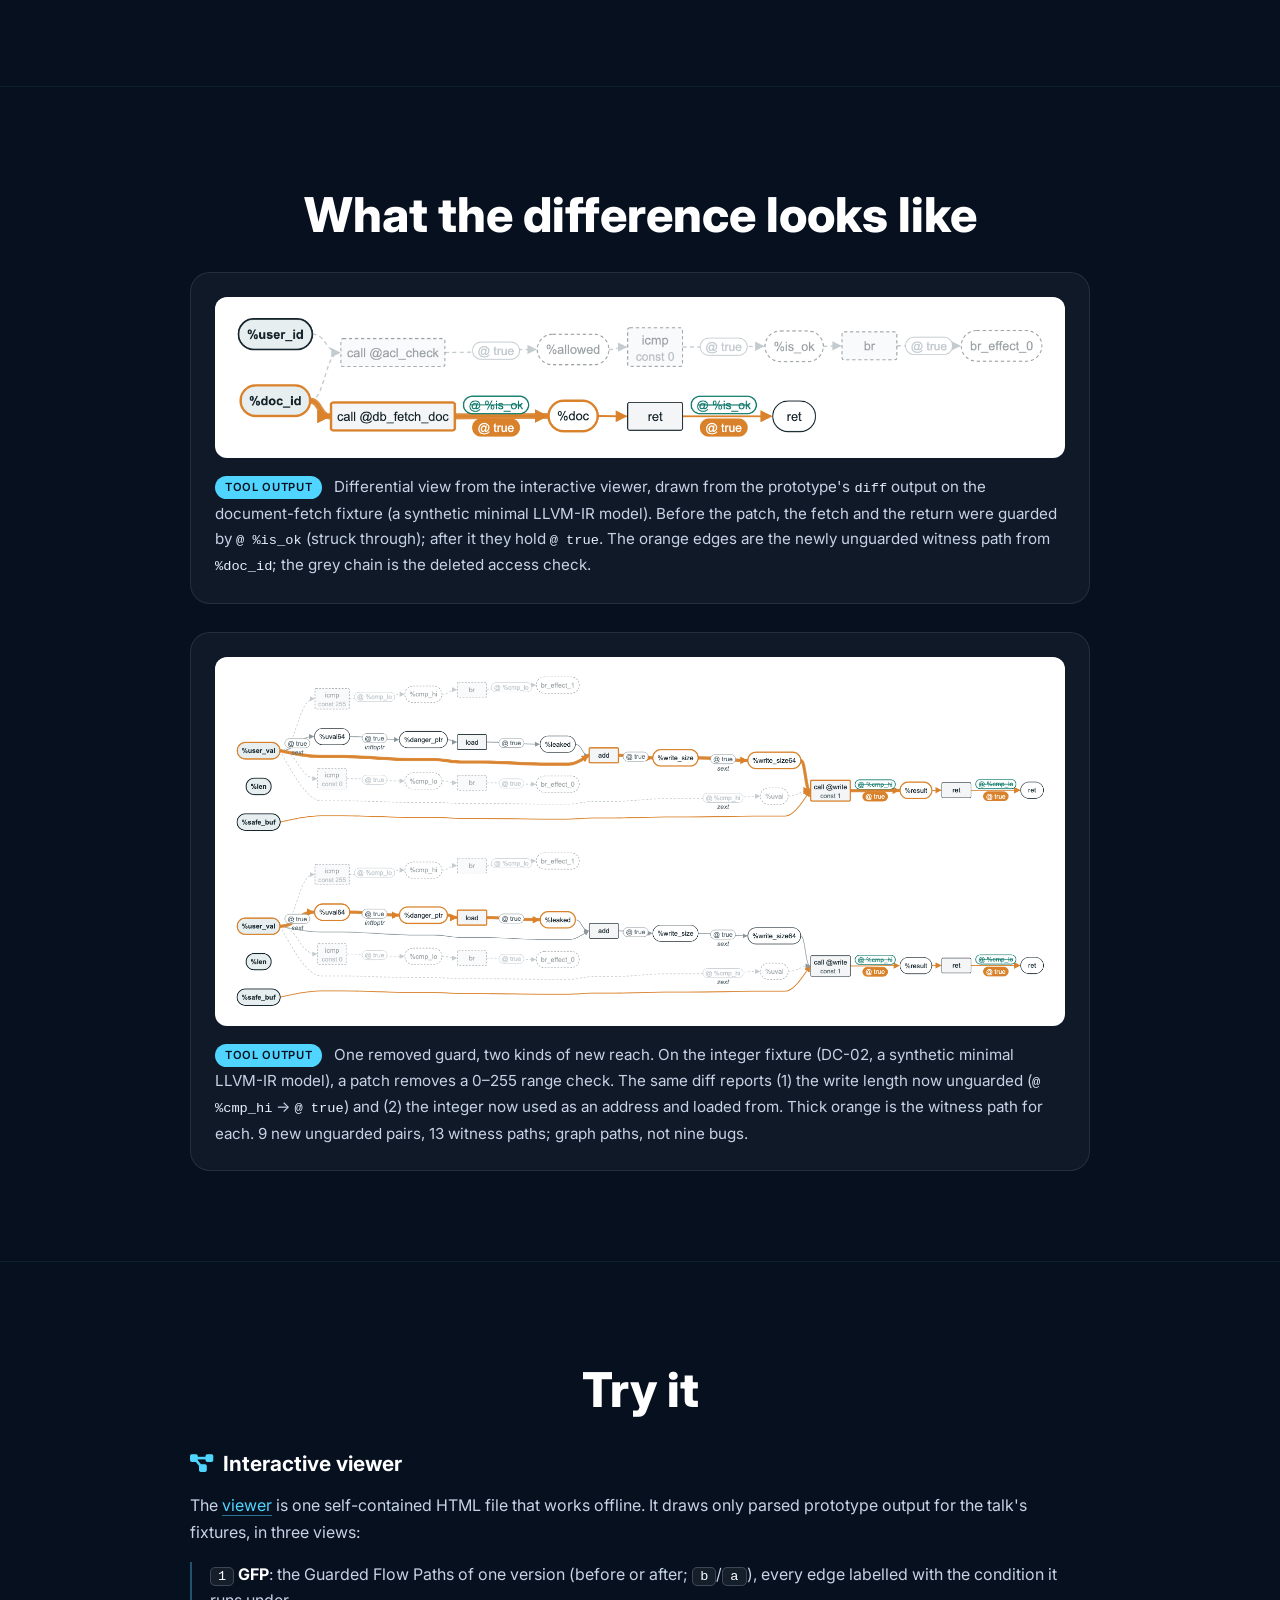
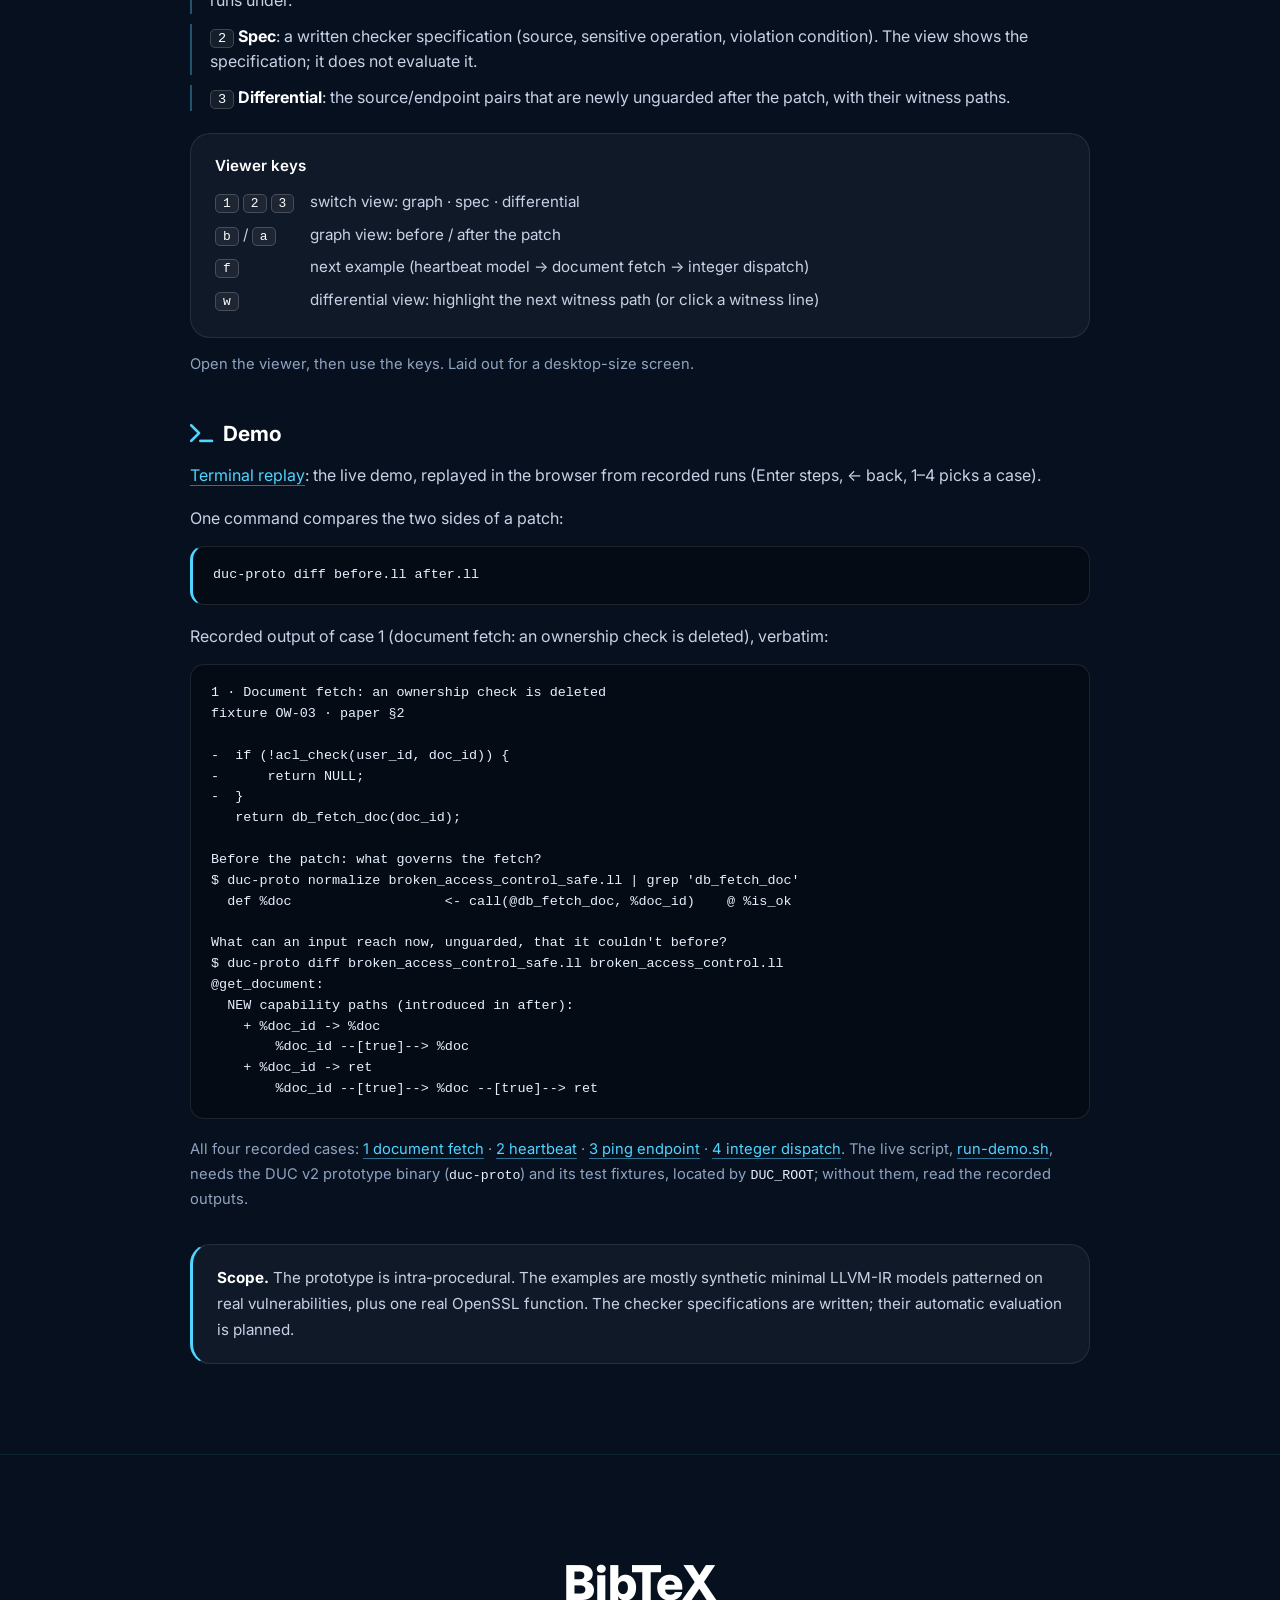
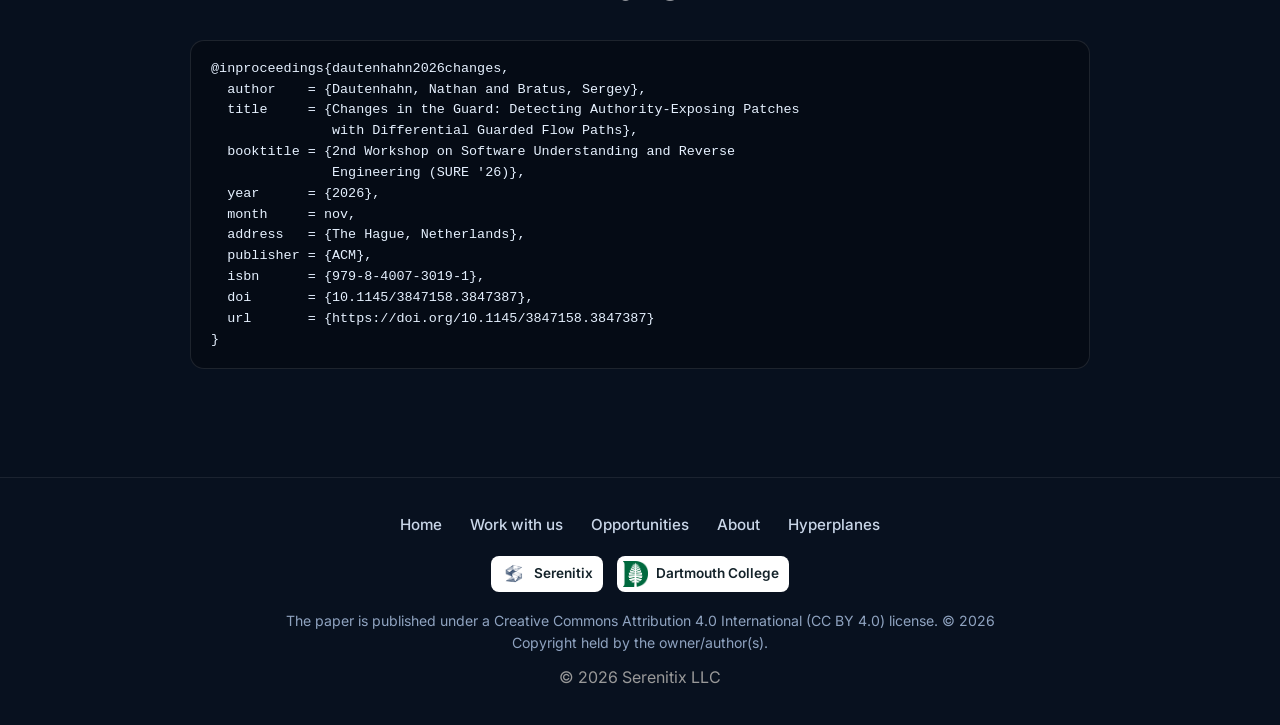
<file: papers/sure26/index.html>
<!--
Abstraction: A talk · paper · demo landing page for "Changes in the Guard" (SURE '26), on the serenitix.io template.
Mechanism: One static HTML page on the site's own template: the home page's head conventions, header/nav,
  background and footer, styled by ../../style.css and ../../release.css (body classes R1 R2 R9 R13 select the
  release-1 rules this page uses), plus a small page-scoped <style> block (body.paper-page) for what the site CSS
  lacks (paper hero, figures, code, kbd, key table). A few lines of inline script toggle the mobile menu; the
  site's script.js is not loaded, because its nav handler treats every nav href as a CSS selector and would break
  the ../../#section links. Fetches Inter (Google Fonts) and Font Awesome (cdnjs), as the home page does.
  Links to files in this folder (paper.pdf, slides.pdf, viewer/index.html, demo/, assets/), to the home page,
  and to the DOI. The abstract is transcribed from main.tex; the demo output is copied from demo/recorded/case1.txt.
Policy: Published at serenitix.io/papers/sure26/ with Nathan's approval (2026-11-19); slides posted for the talk.
  Publication on the Serenitix site requires the author's explicit approval of the exact files and URL
  (BT-PAPR-05zi). No claims beyond the paper; no private data; no email addresses.
Scope:
  Self presentation/site/index.html: TalkLandingPage (served as serenitix-site/papers/sure26/index.html)
  In ../../main.tex, ../../main.pdf, ../changes-in-the-guard-final.pptx, ../viz/index.html, ../demo/;
     serenitix-site style.css, release.css, logo-mark.png (shared, not modified).
  Out this page plus the copied files beside it.
Contract: Every local link resolves to a file in this folder or the site root, or to doi.org; every claim traces to the paper.
-->
<!DOCTYPE html>
<html lang="en">

<head>

    <link rel="stylesheet"
        href="https://cdnjs.cloudflare.com/ajax/libs/font-awesome/6.7.2/css/all.min.css">

    <meta charset="UTF-8">
    <meta name="viewport" content="width=device-width, initial-scale=1.0">

    <title>Changes in the Guard · SURE '26 | Serenitix</title>

    <meta name="description"
        content="Detecting authority-exposing patches with differential Guarded Flow Paths. Paper, slides, interactive viewer, and demo from SURE '26.">

    <link rel="icon" type="image/png" href="../../logo-mark.png">
    <link rel="apple-touch-icon" href="../../logo-mark.png">

    <meta property="og:type" content="article">
    <meta property="og:site_name" content="Serenitix">
    <meta property="og:title" content="Changes in the Guard · SURE '26">
    <meta property="og:description" content="Detecting authority-exposing patches with differential Guarded Flow Paths. Paper, slides, interactive viewer, and demo.">
    <meta property="og:url" content="https://serenitix.io/papers/sure26/">
    <meta property="og:image" content="https://serenitix.io/logo-mark.png">
    <meta name="twitter:card" content="summary">

    <link rel="stylesheet" href="../../style.css">
    <link rel="stylesheet" href="../../release.css?v=2">

    <!-- Google Font -->
    <link rel="preconnect" href="https://fonts.googleapis.com">
    <link rel="preconnect" href="https://fonts.gstatic.com" crossorigin>

    <link href="https://fonts.googleapis.com/css2?family=Inter:wght@300;400;500;600;700;800&display=swap"
        rel="stylesheet">

    <style>
    /* Page-scoped additions for the paper page; the site's style.css and release.css stay untouched. */
    body.paper-page {
        --mono: ui-monospace, SFMono-Regular, Menlo, Consolas, "Liberation Mono", monospace;
    }
    body.paper-page a.logo { color: #ffffff; text-decoration: none; }

    /* Mobile menu (stands in for script.js's toggle). style.css's later bare #menuButton rule hides the
       button at every width; show it here so phone visitors can reach the site nav. */
    @media (max-width: 900px) {
        body.paper-page #menuButton { display: block; }
        body.paper-page header nav.open {
            display: flex;
            flex-direction: column;
            position: absolute;
            top: 80px;
            right: 30px;
            background: #08111f;
            padding: 20px;
            border-radius: 12px;
            gap: 15px;
            box-shadow: 0 0 20px rgba(0, 0, 0, .4);
        }
    }

    /* Hero: the site's .hero, sized for a paper rather than a full screen */
    body.paper-page .hero { min-height: 0; padding: 96px 8% 80px; }
    body.paper-page .hero h1 { margin-bottom: 18px; }
    body.paper-page .hero p.paper-venue {
        text-transform: uppercase;
        letter-spacing: 0.16em;
        font-size: 0.8rem;
        font-weight: 600;
        color: #4fd5ff;
        margin: 0 auto 18px;
    }
    body.paper-page .hero .hero-sub { margin-bottom: 30px; }
    .paper-authors {
        display: flex;
        justify-content: center;
        flex-wrap: wrap;
        gap: 10px 48px;
        margin-bottom: 18px;
    }
    .paper-authors b { display: block; font-weight: 600; font-size: 1.05rem; }
    .paper-authors span { color: #a9b8d0; font-size: 0.95rem; }
    body.paper-page .hero p.paper-meta {
        font-size: 0.95rem;
        color: #a9b8d0;
        margin: 0 auto 34px;
    }
    .paper-meta a,
    .paper-col a {
        color: #4fd5ff;
        text-decoration: none;
        border-bottom: 1px solid rgba(79, 213, 255, 0.5);
    }
    .paper-meta a { word-break: break-all; }
    body.paper-page .hero p.paper-insight {
        text-align: left;
        max-width: 820px;
        margin: 0 auto 40px;
        padding: 22px 28px;
        border-radius: 20px;
        background: rgba(255, 255, 255, 0.04);
        border: 1px solid rgba(255, 255, 255, 0.09);
        border-left: 3px solid #4fd5ff;
        font-size: 1.12rem;
        line-height: 1.6;
        color: #e6f0ff;
    }
    body.paper-page .hero-buttons { gap: 14px; }
    body.paper-page .hero-buttons a { padding: 13px 26px; font-size: 0.97rem; }
    body.paper-page .hero-buttons i { margin-right: 8px; }
    body.paper-page .hero-buttons .primaryButton { border: 2px solid transparent; }
    body.paper-page .hero p.paper-includes {
        font-size: 0.92rem;
        color: #8fa3c0;
        margin: 20px auto 0;
    }

    /* Content column inside the site's section bands */
    body.paper-page section:not(.hero) { padding: 90px 8%; }
    .paper-col { max-width: 900px; margin: 0 auto; }
    .paper-col p { color: #c7d2e6; line-height: 1.7; }
    .paper-col p + p { margin-top: 16px; }
    .paper-col strong { color: #ffffff; }
    .paper-col h3 { font-size: 1.3rem; margin: 40px 0 12px; }
    .paper-col h3:first-of-type { margin-top: 0; }
    .paper-col h3 i { color: #4fd5ff; margin-right: 10px; }

    /* Figures: framed like the site's cards, with a white plate for the tool output */
    .paper-figure {
        margin: 0 0 28px;
        padding: 24px;
        border-radius: 20px;
        background: rgba(255, 255, 255, 0.04);
        border: 1px solid rgba(255, 255, 255, 0.09);
    }
    .paper-figure:last-child { margin-bottom: 0; }
    .paper-figure .frame { background: #ffffff; border-radius: 12px; padding: 14px; overflow-x: auto; }
    .paper-figure img { display: block; width: 100%; height: auto; min-width: 560px; }
    .paper-figure img + img { margin-top: 10px; }
    .paper-figure figcaption { margin-top: 16px; font-size: 0.95rem; color: #c7d2e6; line-height: 1.65; }
    .paper-tag {
        display: inline-block;
        padding: 2px 10px;
        margin-right: 8px;
        border-radius: 999px;
        font-size: 0.7rem;
        font-weight: 600;
        letter-spacing: 0.06em;
        text-transform: uppercase;
        color: #08111f;
        background: #4fd5ff;
        vertical-align: 1px;
    }

    /* Code, kbd, key table */
    .paper-col code { font-family: var(--mono); font-size: 0.9em; color: #e6f1ff; }
    .paper-col kbd {
        font-family: var(--mono);
        font-size: 0.85em;
        padding: 1px 7px;
        border-radius: 5px;
        border: 1px solid rgba(255, 255, 255, 0.18);
        background: rgba(255, 255, 255, 0.06);
        color: #ffffff;
    }
    .paper-col pre {
        font-family: var(--mono);
        font-size: 0.84rem;
        line-height: 1.55;
        color: #e6f1ff;
        background: #050b15;
        border: 1px solid rgba(255, 255, 255, 0.10);
        border-radius: 14px;
        padding: 18px 20px;
        overflow-x: auto;
        margin: 14px 0 18px;
        white-space: pre;
    }
    .paper-col pre.cmd { border-left: 3px solid #4fd5ff; }
    .paper-views { list-style: none; margin: 16px 0 0; padding: 0; }
    .paper-views li {
        margin: 10px 0;
        padding-left: 18px;
        border-left: 2px solid rgba(79, 213, 255, 0.35);
        color: #c7d2e6;
    }
    .paper-keys {
        margin: 22px 0 14px;
        padding: 20px 24px;
        border-radius: 20px;
        background: rgba(255, 255, 255, 0.04);
        border: 1px solid rgba(255, 255, 255, 0.09);
    }
    .paper-keys table { border-collapse: collapse; font-size: 0.95rem; color: #c7d2e6; }
    .paper-keys caption { text-align: left; font-weight: 600; color: #ffffff; padding-bottom: 8px; }
    .paper-keys td { padding: 4px 16px 4px 0; vertical-align: top; }
    .paper-keys td:first-child { white-space: nowrap; }
    .paper-col p.paper-note { font-size: 0.92rem; color: #8fa3c0; }
    .paper-scope {
        margin-top: 32px;
        padding: 20px 24px;
        border-radius: 20px;
        background: rgba(255, 255, 255, 0.04);
        border: 1px solid rgba(255, 255, 255, 0.09);
        border-left: 3px solid #4fd5ff;
    }
    .paper-col .paper-scope p { font-size: 0.95rem; }

    /* Footer additions: author marks and license line */
    .paper-marks { display: flex; justify-content: center; align-items: center; gap: 14px; flex-wrap: wrap; margin-bottom: 18px; }
    .paper-marks .mark {
        display: inline-flex;
        align-items: center;
        gap: 8px;
        background: #ffffff;
        border-radius: 8px;
        padding: 5px 10px 5px 6px;
        color: #14232a;
        font-size: 0.85rem;
        font-weight: 600;
    }
    .paper-marks img { height: 26px; width: auto; display: block; }
    footer p.paper-license { font-size: 0.88rem; color: #8fa3c0; max-width: 720px; margin: 0 auto 10px; }

    @media (max-width: 650px) {
        body.paper-page .hero { padding: 64px 20px 56px; }
        body.paper-page .hero h1 { font-size: 2.3rem; }
        body.paper-page .hero-buttons a { width: 100%; max-width: 320px; text-align: center; }
        body.paper-page .hero p.paper-insight { font-size: 1.02rem; padding: 18px 20px; }
        body.paper-page section:not(.hero) { padding: 64px 20px; }
        .paper-figure { padding: 14px; }
        .paper-col pre { font-size: 0.74rem; padding: 14px; }
        .paper-keys { padding: 16px; }
        .paper-keys td:first-child { white-space: normal; }
    }
    </style>

</head>

<body class="R1 R2 R9 R13 paper-page">

    <!-- Static background (the site's canvas gradient; no animation script on this page) -->
    <canvas id="backgroundCanvas"></canvas>

    <!-- ===========================
         Navigation
    ============================ -->

    <header>

        <a class="logo" href="../../">

            <img class="logo-mark" src="../../logo-mark.png" alt="">

            Serenitix

        </a>

        <nav id="siteNav">

            <a href="../../">Home</a>
            <a href="../../#services">Work with us</a>
            <a href="../../#proof">Opportunities</a>
            <a href="../../#about">About</a>
            <a href="../../#contact">Contact</a>

        </nav>

        <button id="menuButton" aria-label="Menu" aria-controls="siteNav" aria-expanded="false">
            ☰
        </button>

    </header>

    <!-- ===========================
         Paper hero
    ============================ -->

    <section class="hero" id="home">

        <div class="hero-content">

            <p class="paper-venue">SURE '26 · co-located with ACM CCS 2026 · The Hague</p>

            <h1>Changes in the Guard</h1>

            <p class="hero-sub">Detecting Authority-Exposing Patches with Differential Guarded Flow Paths</p>

            <div class="paper-authors">
                <div><b>Nathan Dautenhahn</b><span>Dartmouth College and Serenitix</span></div>
                <div><b>Sergey Bratus</b><span>Dartmouth College</span></div>
            </div>

            <p class="paper-meta">
                2nd Workshop on Software Understanding and Reverse Engineering (SURE '26), The Hague, Netherlands.
                Talk: November 19, 2026.<br>
                DOI: <a href="https://doi.org/10.1145/3847158.3847387">10.1145/3847158.3847387</a>
            </p>

            <p class="paper-insight">Bugs are a lack of program-level sanitization. If every value flow carries the check that guards it, a patch that removes a check becomes a visible difference between two graphs, with a witness path.</p>

            <div class="hero-buttons" role="navigation" aria-label="Materials">
                <a class="primaryButton" href="paper.pdf"><i class="fa-solid fa-file-pdf"></i>Paper + appendix (PDF)</a>
                <a class="secondaryButton" href="slides.pdf"><i class="fa-solid fa-person-chalkboard"></i>Slides (PDF)</a>
                <a class="secondaryButton" href="slides-annotated.pdf"><i class="fa-solid fa-pen-nib"></i>Annotated slides (as presented)</a>
                <a class="secondaryButton" href="viewer/index.html"><i class="fa-solid fa-diagram-project"></i>Interactive viewer</a>
                <a class="secondaryButton" href="demo/"><i class="fa-solid fa-terminal"></i>Demo (terminal replay)</a>
                <a class="secondaryButton" href="#bibtex"><i class="fa-solid fa-quote-right"></i>BibTeX</a>
            </div>

            <p class="paper-includes">Includes the checker appendix (DC-01&ndash;DC-10, OW-01&ndash;OW-07).</p>

        </div>

    </section>

    <!-- ===========================
         Abstract
    ============================ -->

    <section id="abstract">

        <div class="paper-col">

            <h2>Abstract</h2>

            <p>Software changes constantly, and patches keep introducing vulnerabilities. Many of them have one shape: a patch removes or weakens a check, and an attacker gains authority that was previously out of reach. The question an analyst asks of such a diff is not &ldquo;is there a bug?&rdquo; but &ldquo;what can I <em>do</em> now that I could not before, and along which path?&rdquo; Bug detectors match shapes in one version; taint trackers report that data reaches a sensitive operation but keep the check beside the query, not in the program. Neither can name the check a patch removed.</p>
            <p>We introduce <strong>Guarded Flow Paths (GFP)</strong>, in which every value flow carries the branch conditions under which it happens, so a check is a label on the path from an input to the operation that uses it. A checker names a source, a sensitive operation, and the condition under which that operation becomes a violation: the same integer may select an address, a write length, or a record, and the operand it reaches says which. One reachability query answers every checker. <em>Differential authority analysis</em> runs that query on both sides of a patch and reports the authority gained or lost: which sensitive operations an input can now reach, and which guard protected each path before. Our intra-procedural prototype, AuthDiff, lifts LLVM IR into GFP; on a worked example it reports nine newly unconditioned source/endpoint pairs with thirteen witness paths, and seventeen written checkers span CWE and OWASP classes on synthetic examples and one OpenSSL excerpt.</p>

        </div>

    </section>

    <!-- ===========================
         Figures
    ============================ -->

    <section id="figure">

        <div class="paper-col">

            <h2>What the difference looks like</h2>

            <figure class="paper-figure">
                <div class="frame">
                    <img src="assets/viz-diff-docfetch.png" width="1414" height="230"
                         alt="Differential view for the document-fetch fixture: the path from the document id to the database fetch and the return was guarded by is_ok before the patch and is unconditioned (at true) after it; the access-check chain is greyed out.">
                </div>
                <figcaption>
                    <span class="paper-tag">Tool output</span>
                    Differential view from the interactive viewer, drawn from the prototype's <code>diff</code> output on the
                    document-fetch fixture (a synthetic minimal LLVM-IR model). Before the patch, the fetch and the return were
                    guarded by <code>@ %is_ok</code> (struck through); after it they hold <code>@ true</code>. The orange edges
                    are the newly unguarded witness path from <code>%doc_id</code>; the grey chain is the deleted access check.
                </figcaption>
            </figure>

            <figure class="paper-figure">
                <div class="frame">
                    <img src="assets/viz-diff-dc02-write.png" width="1587" height="320" alt="Integer example, witness 1: the caller's integer reaches the write call; the guard on the write changed from cmp_hi to true.">
                    <img src="assets/viz-diff-dc02-load.png" width="1587" height="320" alt="Integer example, witness 2: the same integer is cast to a pointer and loaded from, a new unguarded path.">
                </div>
                <figcaption>
                    <span class="paper-tag">Tool output</span>
                    One removed guard, two kinds of new reach. On the integer fixture (DC-02, a synthetic minimal LLVM-IR model), a patch
                    removes a 0&ndash;255 range check. The same diff reports (1) the write length now unguarded (<code>@ %cmp_hi</code> &rarr;
                    <code>@ true</code>) and (2) the integer now used as an address and loaded from. Thick orange is the witness path for each.
                    9 new unguarded pairs, 13 witness paths; graph paths, not nine bugs.
                </figcaption>
            </figure>

        </div>

    </section>

    <!-- ===========================
         Try it
    ============================ -->

    <section id="try">

        <div class="paper-col">

            <h2>Try it</h2>

            <h3><i class="fa-solid fa-diagram-project"></i>Interactive viewer</h3>
            <p>The <a href="viewer/index.html">viewer</a> is one self-contained HTML file that works offline. It draws only
            parsed prototype output for the talk's fixtures, in three views:</p>
            <ul class="paper-views">
                <li><kbd>1</kbd> <strong>GFP</strong>: the Guarded Flow Paths of one version (before or after; <kbd>b</kbd>/<kbd>a</kbd>), every edge labelled with the condition it runs under.</li>
                <li><kbd>2</kbd> <strong>Spec</strong>: a written checker specification (source, sensitive operation, violation condition). The view shows the specification; it does not evaluate it.</li>
                <li><kbd>3</kbd> <strong>Differential</strong>: the source/endpoint pairs that are newly unguarded after the patch, with their witness paths.</li>
            </ul>
            <div class="paper-keys">
                <table>
                    <caption>Viewer keys</caption>
                    <tr><td><kbd>1</kbd> <kbd>2</kbd> <kbd>3</kbd></td><td>switch view: graph · spec · differential</td></tr>
                    <tr><td><kbd>b</kbd> / <kbd>a</kbd></td><td>graph view: before / after the patch</td></tr>
                    <tr><td><kbd>f</kbd></td><td>next example (heartbeat model → document fetch → integer dispatch)</td></tr>
                    <tr><td><kbd>w</kbd></td><td>differential view: highlight the next witness path (or click a witness line)</td></tr>
                </table>
            </div>
            <p class="paper-note">Open the viewer, then use the keys. Laid out for a desktop-size screen.</p>

            <h3><i class="fa-solid fa-terminal"></i>Demo</h3>
            <p><a href="demo/">Terminal replay</a>: the live demo, replayed in the browser from recorded runs (Enter steps, ← back, 1–4 picks a case).</p>
            <p>One command compares the two sides of a patch:</p>
            <pre class="cmd">duc-proto diff before.ll after.ll</pre>
            <p>Recorded output of case 1 (document fetch: an ownership check is deleted), verbatim:</p>
<pre>1 · Document fetch: an ownership check is deleted
fixture OW-03 · paper §2

-  if (!acl_check(user_id, doc_id)) {
-      return NULL;
-  }
   return db_fetch_doc(doc_id);

Before the patch: what governs the fetch?
$ duc-proto normalize broken_access_control_safe.ll | grep 'db_fetch_doc'
  def %doc                   &lt;- call(@db_fetch_doc, %doc_id)    @ %is_ok

What can an input reach now, unguarded, that it couldn't before?
$ duc-proto diff broken_access_control_safe.ll broken_access_control.ll
@get_document:
  NEW capability paths (introduced in after):
    + %doc_id -&gt; %doc
        %doc_id --[true]--&gt; %doc
    + %doc_id -&gt; ret
        %doc_id --[true]--&gt; %doc --[true]--&gt; ret
</pre>
            <p class="paper-note">All four recorded cases: <a href="demo/recorded/case1.txt">1 document fetch</a> ·
            <a href="demo/recorded/case2.txt">2 heartbeat</a> · <a href="demo/recorded/case3.txt">3 ping endpoint</a> ·
            <a href="demo/recorded/case4.txt">4 integer dispatch</a>. The live script, <a href="demo/run-demo.sh">run-demo.sh</a>,
            needs the DUC v2 prototype binary (<code>duc-proto</code>) and its test fixtures, located by <code>DUC_ROOT</code>;
            without them, read the recorded outputs.</p>

            <div class="paper-scope">
                <p><strong>Scope.</strong> The prototype is intra-procedural. The examples are mostly synthetic minimal
                LLVM-IR models patterned on real vulnerabilities, plus one real OpenSSL function. The checker specifications
                are written; their automatic evaluation is planned.</p>
            </div>

        </div>

    </section>

    <!-- ===========================
         BibTeX
    ============================ -->

    <section id="bibtex">

        <div class="paper-col">

            <h2>BibTeX</h2>

<pre>@inproceedings{dautenhahn2026changes,
  author    = {Dautenhahn, Nathan and Bratus, Sergey},
  title     = {Changes in the Guard: Detecting Authority-Exposing Patches
               with Differential Guarded Flow Paths},
  booktitle = {2nd Workshop on Software Understanding and Reverse
               Engineering (SURE '26)},
  year      = {2026},
  month     = nov,
  address   = {The Hague, Netherlands},
  publisher = {ACM},
  isbn      = {979-8-4007-3019-1},
  doi       = {10.1145/3847158.3847387},
  url       = {https://doi.org/10.1145/3847158.3847387}
}</pre>

        </div>

    </section>

    <!-- ===========================
         Footer
    ============================ -->

    <footer>

        <nav class="r3-add r3-R9 footer-nav">
            <a href="../../">Home</a>
            <a href="../../#services">Work with us</a>
            <a href="../../#proof">Opportunities</a>
            <a href="../../#about">About</a>
            <a href="https://hyperplanes.io">Hyperplanes</a>
        </nav>

        <div class="paper-marks">
            <span class="mark"><img src="assets/logo-serenitix.png" alt="">Serenitix</span>
            <span class="mark"><img src="assets/logo-dartmouth-pine.png" alt="">Dartmouth College</span>
        </div>

        <p class="paper-license">The paper is published under a Creative Commons Attribution 4.0 International (CC BY 4.0) license.
        © 2026 Copyright held by the owner/author(s).</p>

        <p>

            © 2026 Serenitix LLC

        </p>

    </footer>

    <script>
    // Mobile menu toggle (the site's script.js is not loaded on this page; see the header comment).
    (function () {
        var button = document.getElementById("menuButton");
        var nav = document.getElementById("siteNav");
        if (!button || !nav) return;
        button.addEventListener("click", function () {
            var open = nav.classList.toggle("open");
            button.setAttribute("aria-expanded", open ? "true" : "false");
        });
    })();
    </script>

</body>

</html>
</file>
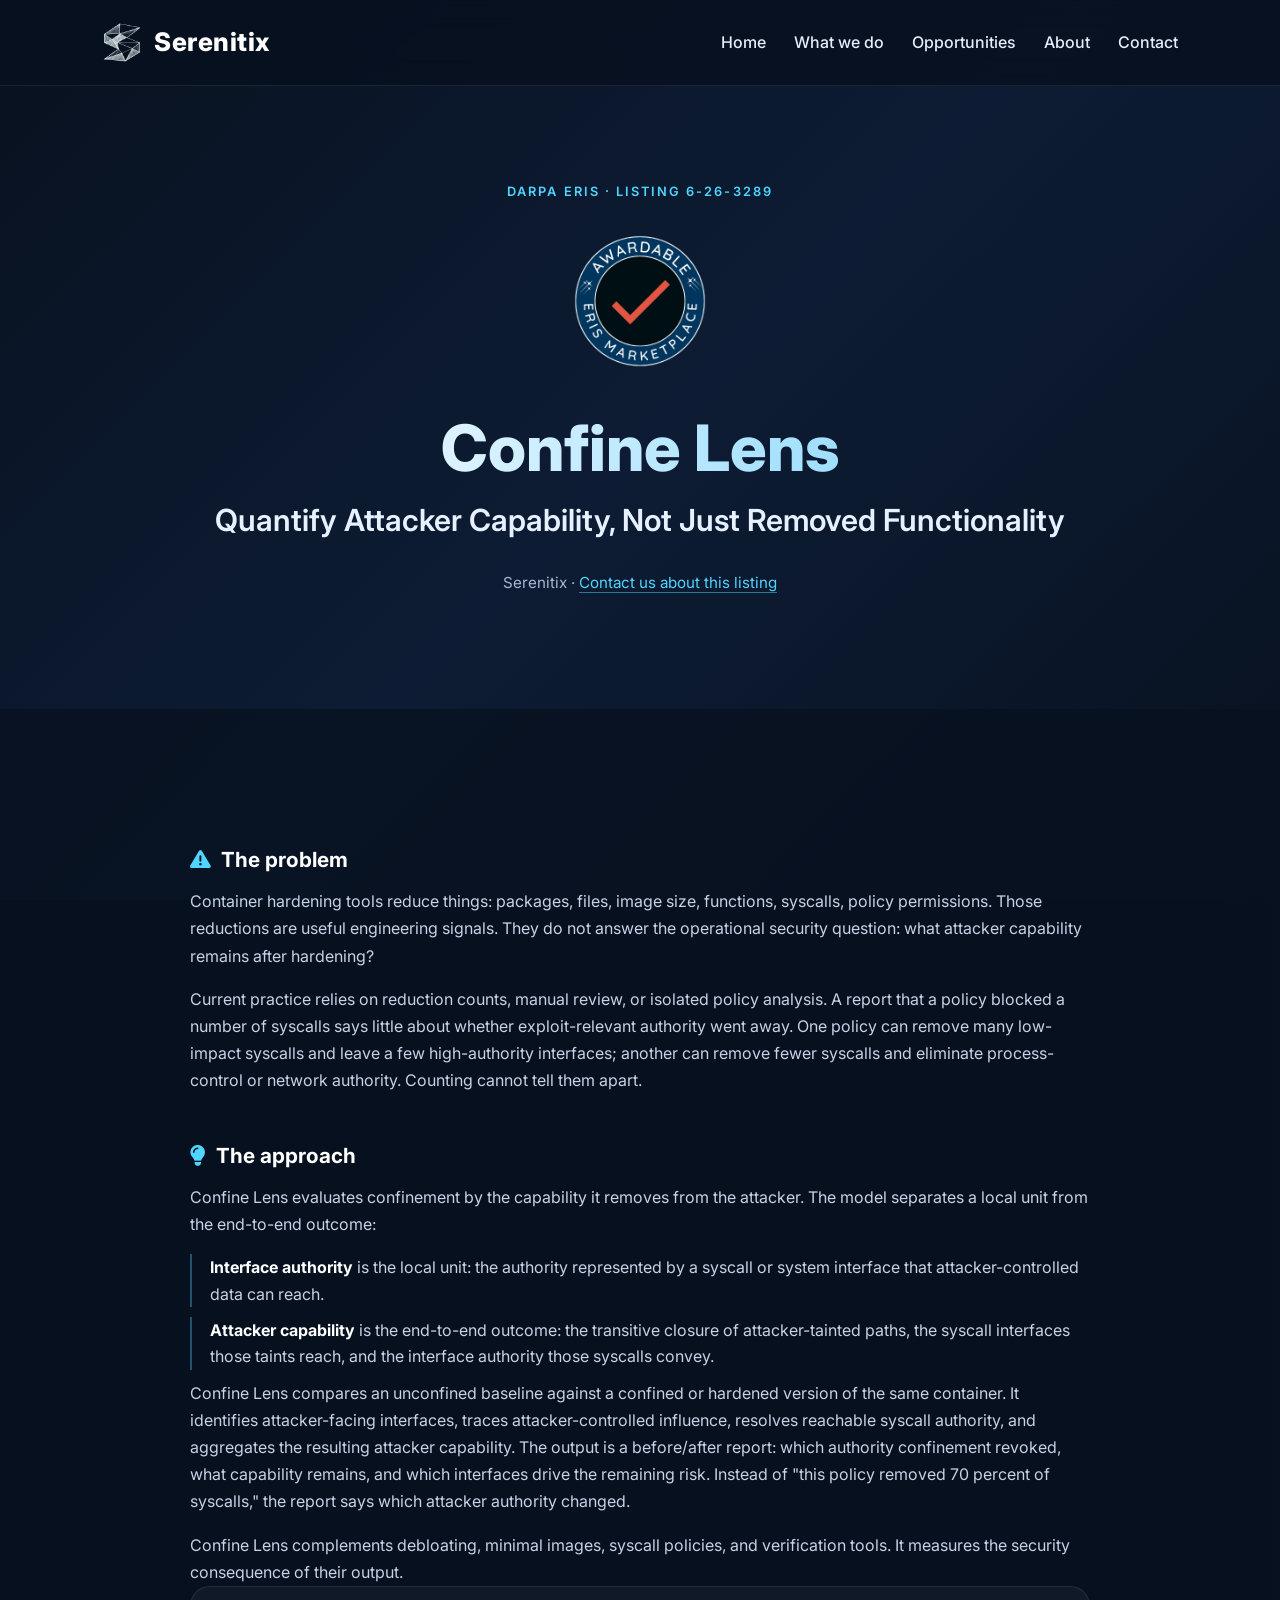
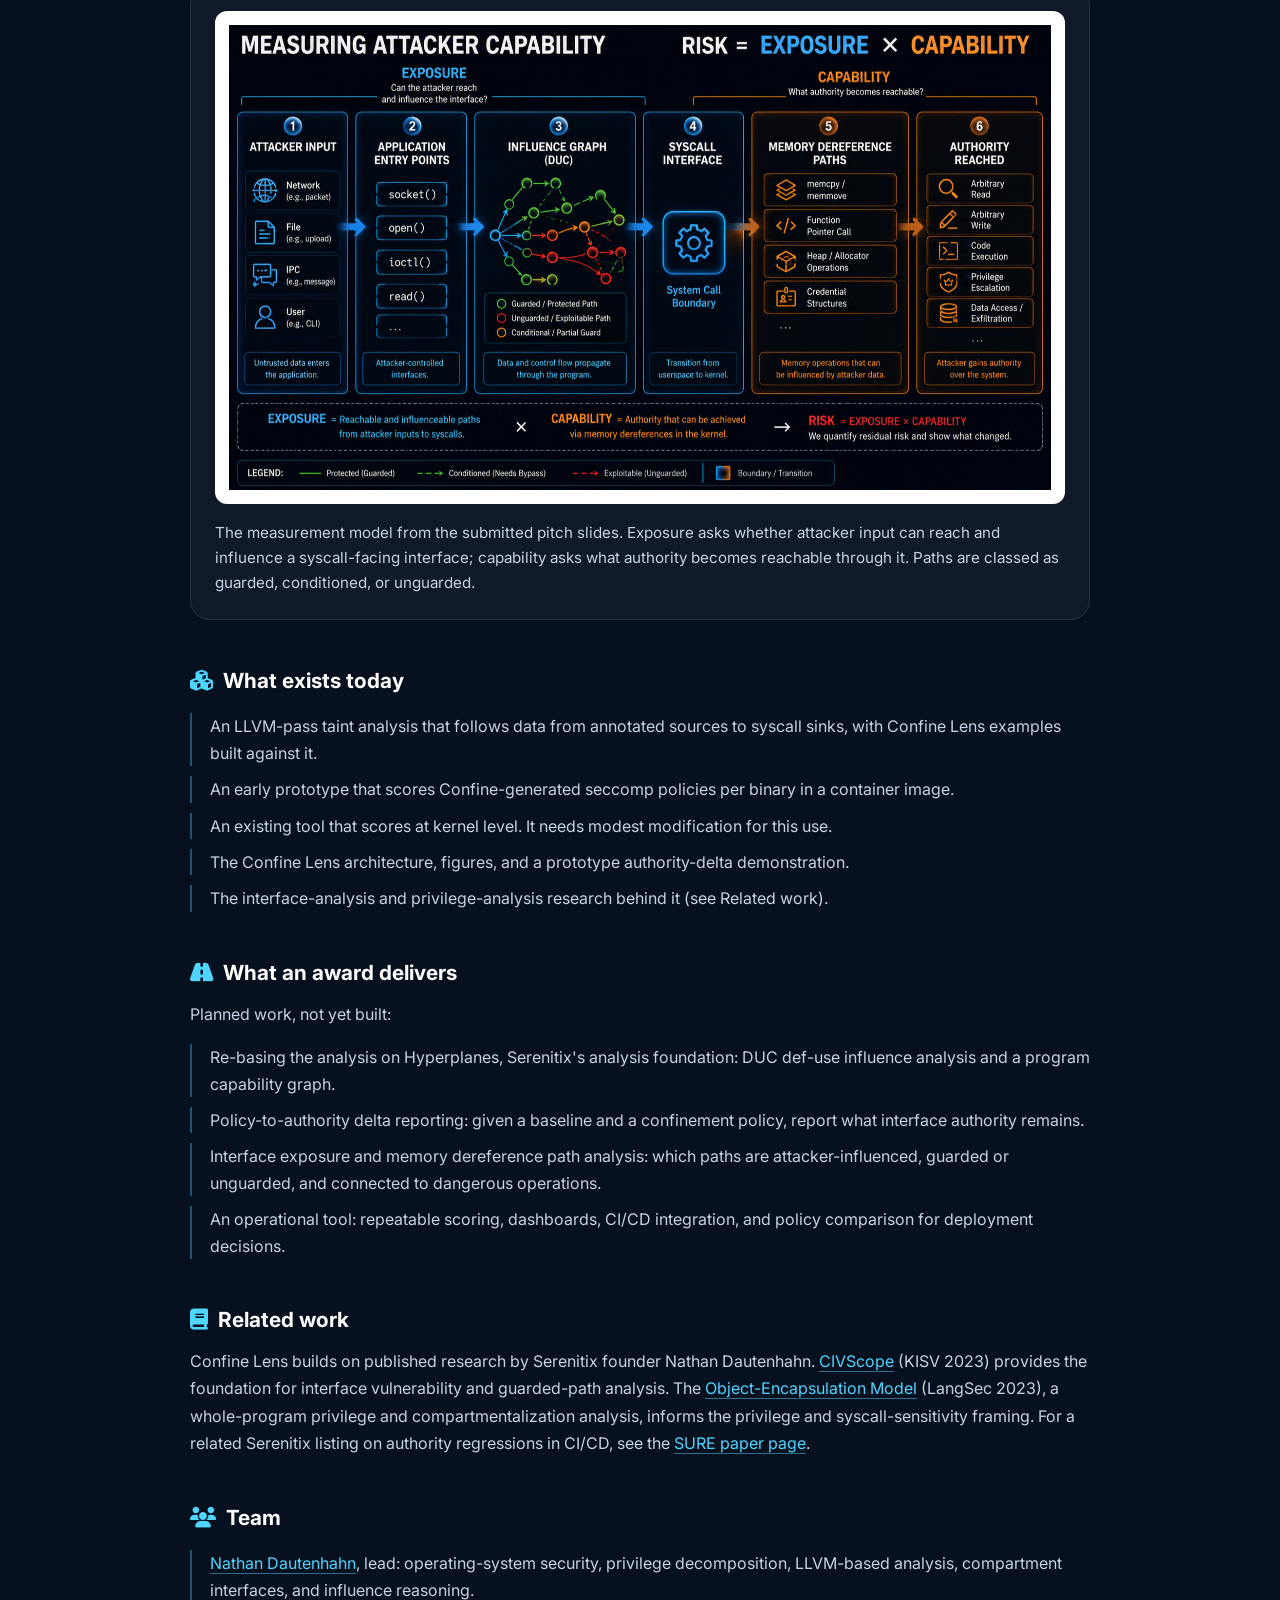
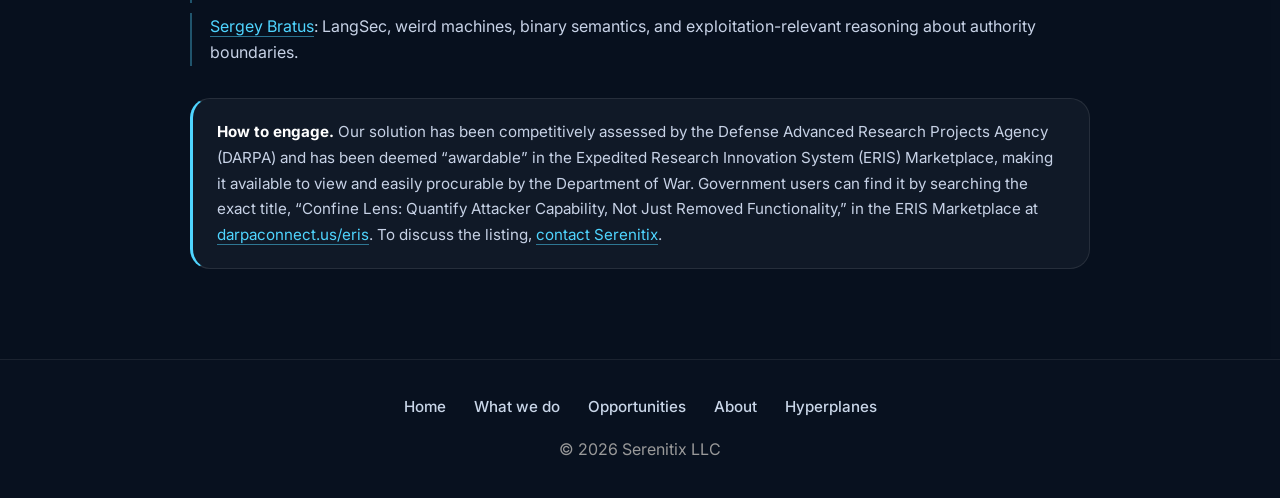
<file: projects/confine-lens/index.html>
<!--
Abstraction: Public page for the DARPA ERIS listing "Confine Lens: Quantify Attacker Capability, Not Just Removed Functionality" (ERIS 6-26-3289), determined Awardable.
Mechanism: Generated by build.py (BT-COM-02ea) from a content package (body.html, figures, sources.md) on the papers/sure26 template.
Policy: Awardable is a determination, not an award. Title, number and status from BD/eris/README.md. Public-safe content only (no proposal volumes, prices, evaluator text, personnel). Staged on branch 'projects'; publish only on Nathan's approval.
Scope: Self projects/confine-lens/index.html. In BD/eris/README.md; the listing's submission folder (see sources.md in the package). Out one page.
Contract: Every claim traces to a row of the package's sources.md; exists-today vs planned is labelled.
-->
<!DOCTYPE html>
<html lang="en">

<head>

    <link rel="stylesheet"
        href="https://cdnjs.cloudflare.com/ajax/libs/font-awesome/6.7.2/css/all.min.css">

    <meta charset="UTF-8">
    <meta name="viewport" content="width=device-width, initial-scale=1.0">

    <title>Confine Lens · DARPA ERIS Awardable | Serenitix</title>

    <meta name="description"
        content="Confine Lens measures the attacker capability left after container hardening, not just what was removed. Awardable in the DARPA ERIS Marketplace, 6-26-3289.">

    <link rel="icon" type="image/png" href="../../logo-mark.png">
    <link rel="apple-touch-icon" href="../../logo-mark.png">

    <meta property="og:type" content="website">
    <meta property="og:site_name" content="Serenitix">
    <meta property="og:title" content="Confine Lens · DARPA ERIS Awardable">
    <meta property="og:description" content="Confine Lens measures the attacker capability left after container hardening, not just what was removed. Awardable in the DARPA ERIS Marketplace, 6-26-3289.">
    <meta property="og:url" content="https://serenitix.io/projects/confine-lens/">
    <meta property="og:image" content="https://serenitix.io/logo-mark.png">
    <meta name="twitter:card" content="summary">

    <link rel="stylesheet" href="../../style.css">
    <link rel="stylesheet" href="../../release.css?v=2">

    <!-- Google Font -->
    <link rel="preconnect" href="https://fonts.googleapis.com">
    <link rel="preconnect" href="https://fonts.gstatic.com" crossorigin>

    <link href="https://fonts.googleapis.com/css2?family=Inter:wght@300;400;500;600;700;800&display=swap"
        rel="stylesheet">

    <style>
    /* Page-scoped additions for the paper page; the site's style.css and release.css stay untouched. */
    body.paper-page {
        --mono: ui-monospace, SFMono-Regular, Menlo, Consolas, "Liberation Mono", monospace;
    }
    body.paper-page a.logo { color: #ffffff; text-decoration: none; }

    /* Mobile menu (stands in for script.js's toggle). style.css's later bare #menuButton rule hides the
       button at every width; show it here so phone visitors can reach the site nav. */
    @media (max-width: 900px) {
        body.paper-page #menuButton { display: block; }
        body.paper-page header nav.open {
            display: flex;
            flex-direction: column;
            position: absolute;
            top: 80px;
            right: 30px;
            background: #08111f;
            padding: 20px;
            border-radius: 12px;
            gap: 15px;
            box-shadow: 0 0 20px rgba(0, 0, 0, .4);
        }
    }

    /* Hero: the site's .hero, sized for a paper rather than a full screen */
    body.paper-page .hero { min-height: 0; padding: 96px 8% 80px; }
    body.paper-page .hero h1 { margin-bottom: 18px; }
    body.paper-page .hero p.paper-venue {
        text-transform: uppercase;
        letter-spacing: 0.16em;
        font-size: 0.8rem;
        font-weight: 600;
        color: #4fd5ff;
        margin: 0 auto 18px;
    }
    body.paper-page .hero .hero-sub { margin-bottom: 30px; }
    .paper-authors {
        display: flex;
        justify-content: center;
        flex-wrap: wrap;
        gap: 10px 48px;
        margin-bottom: 18px;
    }
    .paper-authors b { display: block; font-weight: 600; font-size: 1.05rem; }
    .paper-authors span { color: #a9b8d0; font-size: 0.95rem; }
    body.paper-page .hero p.paper-meta {
        font-size: 0.95rem;
        color: #a9b8d0;
        margin: 0 auto 34px;
    }
    .paper-meta a,
    .paper-col a {
        color: #4fd5ff;
        text-decoration: none;
        border-bottom: 1px solid rgba(79, 213, 255, 0.5);
    }
    .paper-meta a { word-break: break-all; }
    body.paper-page .hero p.paper-insight {
        text-align: left;
        max-width: 820px;
        margin: 0 auto 40px;
        padding: 22px 28px;
        border-radius: 20px;
        background: rgba(255, 255, 255, 0.04);
        border: 1px solid rgba(255, 255, 255, 0.09);
        border-left: 3px solid #4fd5ff;
        font-size: 1.12rem;
        line-height: 1.6;
        color: #e6f0ff;
    }
    body.paper-page .hero-buttons { gap: 14px; }
    body.paper-page .hero-buttons a { padding: 13px 26px; font-size: 0.97rem; }
    body.paper-page .hero-buttons i { margin-right: 8px; }
    body.paper-page .hero-buttons .primaryButton { border: 2px solid transparent; }
    body.paper-page .hero p.paper-includes {
        font-size: 0.92rem;
        color: #8fa3c0;
        margin: 20px auto 0;
    }

    /* Content column inside the site's section bands */
    body.paper-page section:not(.hero) { padding: 90px 8%; }
    .paper-col { max-width: 900px; margin: 0 auto; }
    .paper-col p { color: #c7d2e6; line-height: 1.7; }
    .paper-col p + p { margin-top: 16px; }
    .paper-col strong { color: #ffffff; }
    .paper-col h3 { font-size: 1.3rem; margin: 40px 0 12px; }
    .paper-col h3:first-of-type { margin-top: 0; }
    .paper-col h3 i { color: #4fd5ff; margin-right: 10px; }

    /* Figures: framed like the site's cards, with a white plate for the tool output */
    .paper-figure {
        margin: 0 0 28px;
        padding: 24px;
        border-radius: 20px;
        background: rgba(255, 255, 255, 0.04);
        border: 1px solid rgba(255, 255, 255, 0.09);
    }
    .paper-figure:last-child { margin-bottom: 0; }
    .paper-figure .frame { background: #ffffff; border-radius: 12px; padding: 14px; overflow-x: auto; }
    .paper-figure img { display: block; width: 100%; height: auto; min-width: 560px; }
    .paper-figure img + img { margin-top: 10px; }
    .paper-figure figcaption { margin-top: 16px; font-size: 0.95rem; color: #c7d2e6; line-height: 1.65; }
    .paper-tag {
        display: inline-block;
        padding: 2px 10px;
        margin-right: 8px;
        border-radius: 999px;
        font-size: 0.7rem;
        font-weight: 600;
        letter-spacing: 0.06em;
        text-transform: uppercase;
        color: #08111f;
        background: #4fd5ff;
        vertical-align: 1px;
    }

    /* Code, kbd, key table */
    .paper-col code { font-family: var(--mono); font-size: 0.9em; color: #e6f1ff; }
    .paper-col kbd {
        font-family: var(--mono);
        font-size: 0.85em;
        padding: 1px 7px;
        border-radius: 5px;
        border: 1px solid rgba(255, 255, 255, 0.18);
        background: rgba(255, 255, 255, 0.06);
        color: #ffffff;
    }
    .paper-col pre {
        font-family: var(--mono);
        font-size: 0.84rem;
        line-height: 1.55;
        color: #e6f1ff;
        background: #050b15;
        border: 1px solid rgba(255, 255, 255, 0.10);
        border-radius: 14px;
        padding: 18px 20px;
        overflow-x: auto;
        margin: 14px 0 18px;
        white-space: pre;
    }
    .paper-col pre.cmd { border-left: 3px solid #4fd5ff; }
    .paper-views { list-style: none; margin: 16px 0 0; padding: 0; }
    .paper-views li {
        margin: 10px 0;
        padding-left: 18px;
        border-left: 2px solid rgba(79, 213, 255, 0.35);
        color: #c7d2e6;
    }
    .paper-keys {
        margin: 22px 0 14px;
        padding: 20px 24px;
        border-radius: 20px;
        background: rgba(255, 255, 255, 0.04);
        border: 1px solid rgba(255, 255, 255, 0.09);
    }
    .paper-keys table { border-collapse: collapse; font-size: 0.95rem; color: #c7d2e6; }
    .paper-keys caption { text-align: left; font-weight: 600; color: #ffffff; padding-bottom: 8px; }
    .paper-keys td { padding: 4px 16px 4px 0; vertical-align: top; }
    .paper-keys td:first-child { white-space: nowrap; }
    .paper-col p.paper-note { font-size: 0.92rem; color: #8fa3c0; }
    .paper-scope {
        margin-top: 32px;
        padding: 20px 24px;
        border-radius: 20px;
        background: rgba(255, 255, 255, 0.04);
        border: 1px solid rgba(255, 255, 255, 0.09);
        border-left: 3px solid #4fd5ff;
    }
    .paper-col .paper-scope p { font-size: 0.95rem; }

    /* Footer additions: author marks and license line */
    .paper-marks { display: flex; justify-content: center; align-items: center; gap: 14px; flex-wrap: wrap; margin-bottom: 18px; }
    .paper-marks .mark {
        display: inline-flex;
        align-items: center;
        gap: 8px;
        background: #ffffff;
        border-radius: 8px;
        padding: 5px 10px 5px 6px;
        color: #14232a;
        font-size: 0.85rem;
        font-weight: 600;
    }
    .paper-marks img { height: 26px; width: auto; display: block; }
    footer p.paper-license { font-size: 0.88rem; color: #8fa3c0; max-width: 720px; margin: 0 auto 10px; }

    @media (max-width: 650px) {
        body.paper-page .hero { padding: 64px 20px 56px; }
        body.paper-page .hero h1 { font-size: 2.3rem; }
        body.paper-page .hero-buttons a { width: 100%; max-width: 320px; text-align: center; }
        body.paper-page .hero p.paper-insight { font-size: 1.02rem; padding: 18px 20px; }
        body.paper-page section:not(.hero) { padding: 64px 20px; }
        .paper-figure { padding: 14px; }
        .paper-col pre { font-size: 0.74rem; padding: 14px; }
        .paper-keys { padding: 16px; }
        .paper-keys td:first-child { white-space: normal; }
    }
        /* Project pages (BT-COM-02ea) */
    .note-body h3, .note-body h3:first-of-type { margin-top: 44px; }
    .note-body ul.paper-views li { color: #c7d2e6; line-height: 1.65; }
    body.paper-page .hero p.award-badge {
        display: inline-block; margin: 0 auto 18px; padding: 6px 16px; border-radius: 999px;
        border: 1.5px solid #f2b866; color: #f2b866; background: rgba(242,184,102,.08);
        font-size: .78rem; font-weight: 700; letter-spacing: .18em; text-transform: uppercase;
    }
    body.paper-page .hero img.eris-badge { display:block; width:220px; height:220px; margin: -20px auto -6px; }
    body.paper-page .hero p.eris-statement { font-size: 1.15rem; font-weight: 400; line-height: 1.6; color: #c7d2e6; max-width: 820px; margin: 0 auto 26px; }
    .proj-card { padding: 26px 0; border-bottom: 1px solid rgba(255,255,255,.08); }
    .proj-card h3 { margin: 6px 0 6px; } .proj-card h3 a { color:#fff; text-decoration:none; border-bottom:none; }
    .proj-card .proj-title { color:#a9b8d0; font-size:.98rem; margin:0 0 10px; }
    .proj-tag { font-size:.74rem; letter-spacing:.14em; text-transform:uppercase; color:#4fd5ff; margin:0; }
    .proj-tag b { color:#f2b866; font-weight:700; }
    </style>

</head>

<body class="R1 R2 R9 R13 paper-page">

    <!-- Static background (the site's canvas gradient; no animation script on this page) -->
    <canvas id="backgroundCanvas"></canvas>

    <!-- ===========================
         Navigation
    ============================ -->

    <header>

        <a class="logo" href="../../">

            <img class="logo-mark" src="../../logo-mark.png" alt="">

            Serenitix

        </a>

        <nav id="siteNav">

            <a href="../../">Home</a>
            <a href="../../#services">What we do</a>
            <a href="../../#proof">Opportunities</a>
            <a href="../../#about">About</a>
            <a href="../../#contact">Contact</a>

        </nav>

        <button id="menuButton" aria-label="Menu" aria-controls="siteNav" aria-expanded="false">
            ☰
        </button>

    </header>

    <section class="hero" id="home">
        <div class="hero-content">
            <p class="paper-venue">DARPA ERIS · Listing 6-26-3289</p>
            <img class="eris-badge" src="../eris-awardable-badge.png" alt="ERIS Marketplace Awardable badge">
            <h1>Confine Lens</h1>
            <p class="hero-sub">Quantify Attacker Capability, Not Just Removed Functionality</p>
            <p class="paper-meta">Serenitix · <a href="../../#contact">Contact us about this listing</a></p>
        </div>
    </section>

    <section id="overview">
        <div class="paper-col note-body">
            <h3><i class="fa-solid fa-triangle-exclamation"></i>The problem</h3>
            <p>Container hardening tools reduce things: packages, files, image size, functions, syscalls, policy permissions. Those reductions are useful engineering signals. They do not answer the operational security question: what attacker capability remains after hardening?</p>
            <p>Current practice relies on reduction counts, manual review, or isolated policy analysis. A report that a policy blocked a number of syscalls says little about whether exploit-relevant authority went away. One policy can remove many low-impact syscalls and leave a few high-authority interfaces; another can remove fewer syscalls and eliminate process-control or network authority. Counting cannot tell them apart.</p>

            <h3><i class="fa-solid fa-lightbulb"></i>The approach</h3>
            <p>Confine Lens evaluates confinement by the capability it removes from the attacker. The model separates a local unit from the end-to-end outcome:</p>
            <ul class="paper-views">
                <li><strong>Interface authority</strong> is the local unit: the authority represented by a syscall or system interface that attacker-controlled data can reach.</li>
                <li><strong>Attacker capability</strong> is the end-to-end outcome: the transitive closure of attacker-tainted paths, the syscall interfaces those taints reach, and the interface authority those syscalls convey.</li>
            </ul>
            <p>Confine Lens compares an unconfined baseline against a confined or hardened version of the same container. It identifies attacker-facing interfaces, traces attacker-controlled influence, resolves reachable syscall authority, and aggregates the resulting attacker capability. The output is a before/after report: which authority confinement revoked, what capability remains, and which interfaces drive the remaining risk. Instead of "this policy removed 70 percent of syscalls," the report says which attacker authority changed.</p>
            <p>Confine Lens complements debloating, minimal images, syscall policies, and verification tools. It measures the security consequence of their output.</p>

            <figure class="paper-figure">
                <div class="frame"><img src="attacker-capability-model.png" alt="Six-stage diagram: attacker input, application entry points, influence graph with guarded and unguarded paths, syscall interface, memory dereference paths, and authority reached. Exposure times capability equals risk."></div>
                <figcaption>The measurement model from the submitted pitch slides. Exposure asks whether attacker input can reach and influence a syscall-facing interface; capability asks what authority becomes reachable through it. Paths are classed as guarded, conditioned, or unguarded.</figcaption>
            </figure>

            <h3><i class="fa-solid fa-cubes"></i>What exists today</h3>
            <ul class="paper-views">
                <li>An LLVM-pass taint analysis that follows data from annotated sources to syscall sinks, with Confine Lens examples built against it.</li>
                <li>An early prototype that scores Confine-generated seccomp policies per binary in a container image.</li>
                <li>An existing tool that scores at kernel level. It needs modest modification for this use.</li>
                <li>The Confine Lens architecture, figures, and a prototype authority-delta demonstration.</li>
                <li>The interface-analysis and privilege-analysis research behind it (see Related work).</li>
            </ul>

            <h3><i class="fa-solid fa-road"></i>What an award delivers</h3>
            <p>Planned work, not yet built:</p>
            <ul class="paper-views">
                <li>Re-basing the analysis on Hyperplanes, Serenitix's analysis foundation: DUC def-use influence analysis and a program capability graph.</li>
                <li>Policy-to-authority delta reporting: given a baseline and a confinement policy, report what interface authority remains.</li>
                <li>Interface exposure and memory dereference path analysis: which paths are attacker-influenced, guarded or unguarded, and connected to dangerous operations.</li>
                <li>An operational tool: repeatable scoring, dashboards, CI/CD integration, and policy comparison for deployment decisions.</li>
            </ul>

            <h3><i class="fa-solid fa-book"></i>Related work</h3>
            <p>Confine Lens builds on published research by Serenitix founder Nathan Dautenhahn. <a href="http://nathandautenhahn.com/downloads/publications/chien-civscope-kisv23.pdf">CIVScope</a> (KISV 2023) provides the foundation for interface vulnerability and guarded-path analysis. The <a href="http://nathandautenhahn.com/downloads/publications/object-encaps-langsec23.pdf">Object-Encapsulation Model</a> (LangSec 2023), a whole-program privilege and compartmentalization analysis, informs the privilege and syscall-sensitivity framing. For a related Serenitix listing on authority regressions in CI/CD, see the <a href="../../papers/sure26/">SURE paper page</a>.</p>

            <h3><i class="fa-solid fa-users"></i>Team</h3>
            <ul class="paper-views">
                <li><a href="https://nathandautenhahn.com">Nathan Dautenhahn</a>, lead: operating-system security, privilege decomposition, LLVM-based analysis, compartment interfaces, and influence reasoning.</li>
                <li><a href="https://faculty-directory.dartmouth.edu/sergey-bratus">Sergey Bratus</a>: LangSec, weird machines, binary semantics, and exploitation-relevant reasoning about authority boundaries.</li>
            </ul>

            <div class="paper-scope"><p><strong>How to engage.</strong> Our solution has been competitively assessed by the Defense Advanced Research Projects Agency (DARPA) and has been deemed &ldquo;awardable&rdquo; in the Expedited Research Innovation System (ERIS) Marketplace, making it available to view and easily procurable by the Department of War. Government users can find it by searching the exact title, &ldquo;Confine Lens: Quantify Attacker Capability, Not Just Removed Functionality,&rdquo; in the ERIS Marketplace at <a href="https://darpaconnect.us/eris">darpaconnect.us/eris</a>. To discuss the listing, <a href="../../#contact">contact Serenitix</a>.</p></div>
        </div>
    </section>

    <!-- ===========================
         Footer
    ============================ -->

    <footer>

        <nav class="r3-add r3-R9 footer-nav">
            <a href="../../">Home</a>
            <a href="../../#services">What we do</a>
            <a href="../../#proof">Opportunities</a>
            <a href="../../#about">About</a>
            <a href="https://hyperplanes.io">Hyperplanes</a>
        </nav>

        <p>

            © 2026 Serenitix LLC

        </p>

    </footer>

    <script>
    // Mobile menu toggle (the site's script.js is not loaded on this page; see the header comment).
    (function () {
        var button = document.getElementById("menuButton");
        var nav = document.getElementById("siteNav");
        if (!button || !nav) return;
        button.addEventListener("click", function () {
            var open = nav.classList.toggle("open");
            button.setAttribute("aria-expanded", open ? "true" : "false");
        });
    })();
    </script>

</body>

</html>
</file>
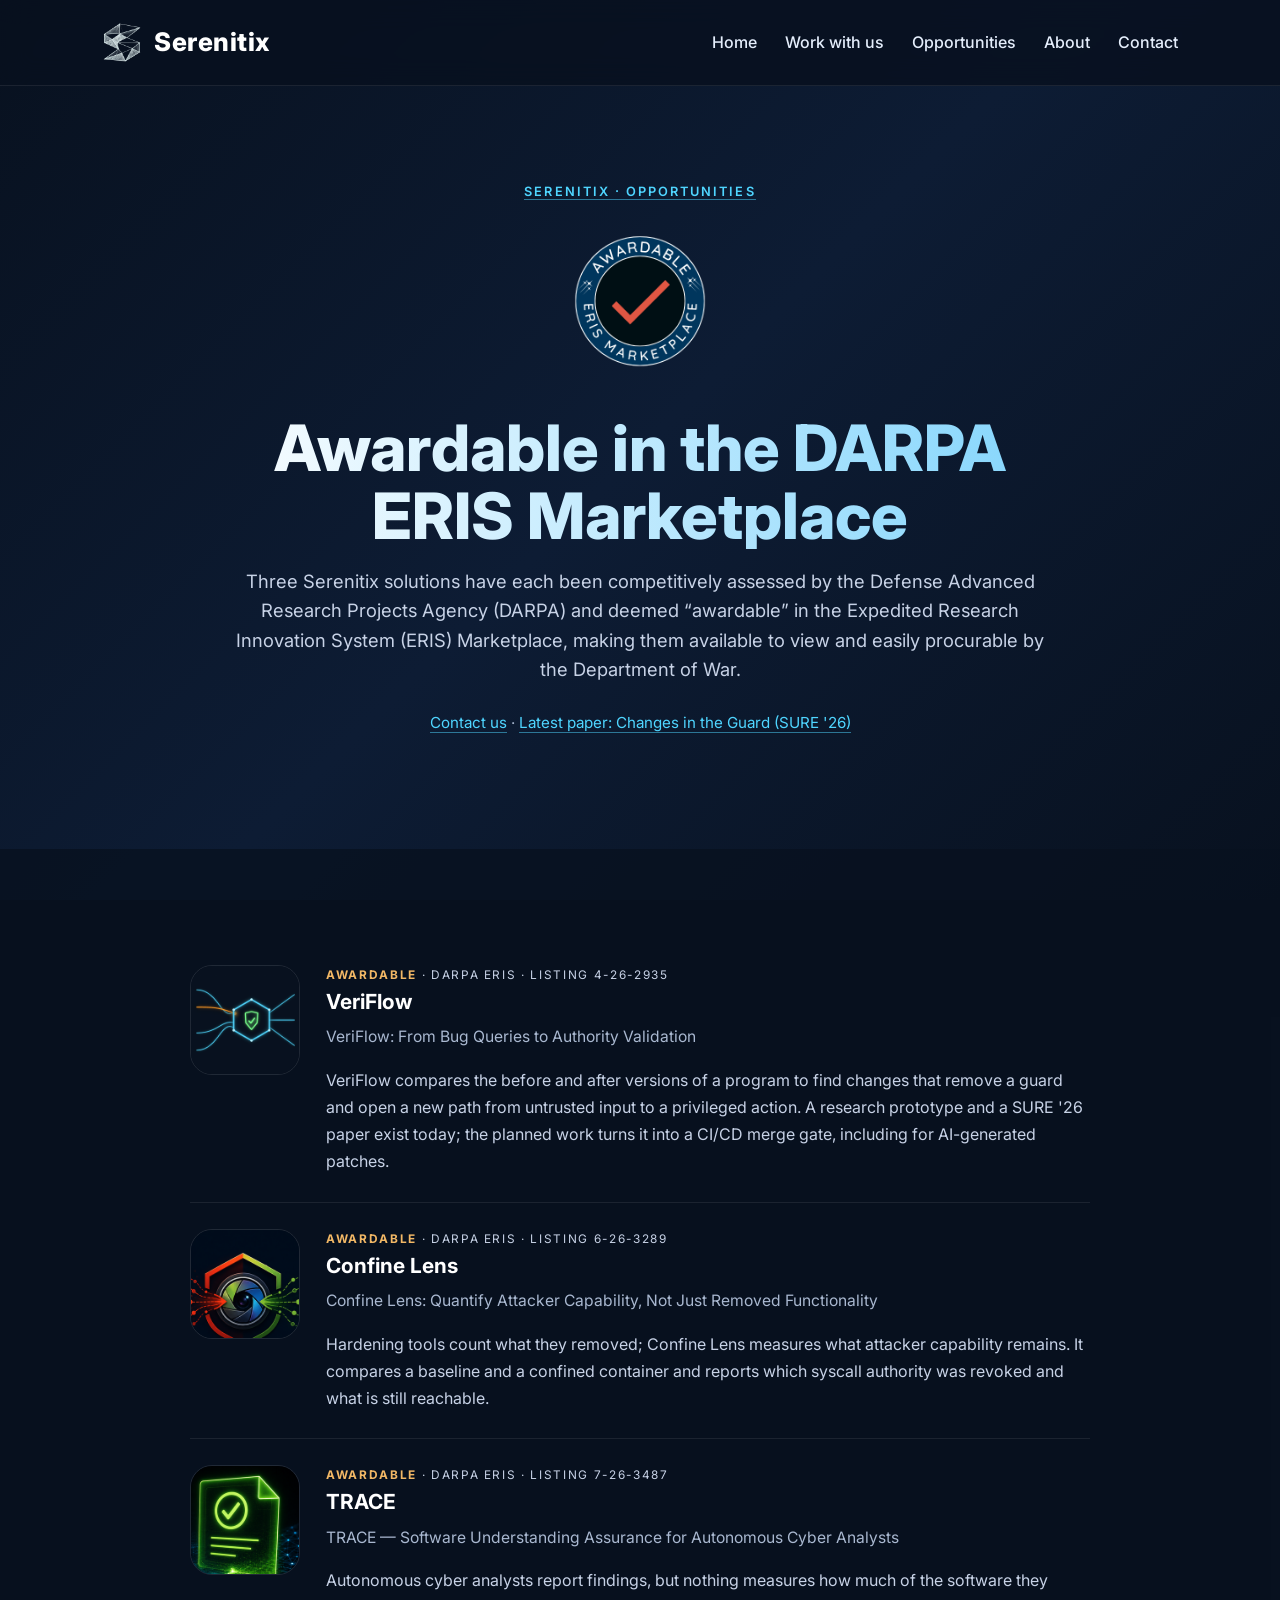
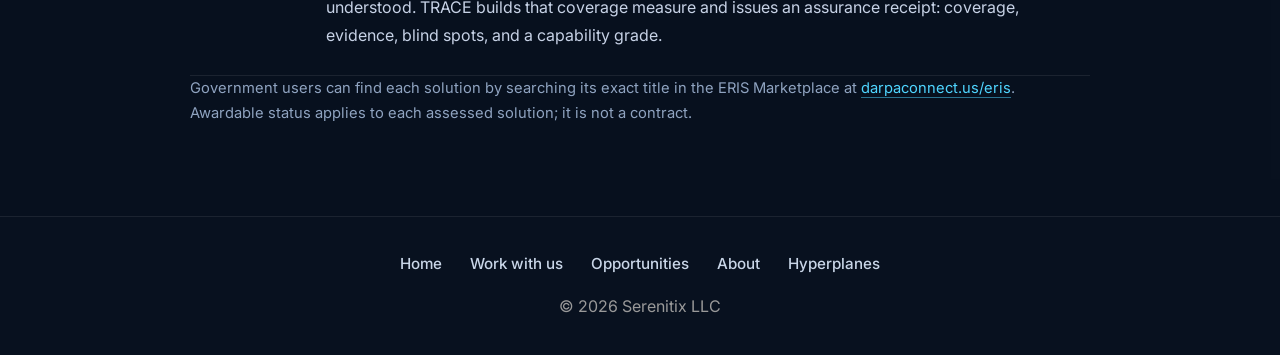
<file: projects/eris/index.html>
<!--
Abstraction: Serenitix ERIS solutions index (projects/eris/): the offerings DARPA ERIS determined Awardable, one card each.
Mechanism: Generated by build.py (BT-COM-02ea) from each package's meta.json.
Policy: Same as the project pages; staged on branch 'projects'; publish only on Nathan's approval.
Scope: Self projects/eris/index.html. In package meta.json files. Out the index.
Contract: Every card links to an existing projects/<slug>/ page.
-->
<!DOCTYPE html>
<html lang="en">

<head>

    <link rel="stylesheet"
        href="https://cdnjs.cloudflare.com/ajax/libs/font-awesome/6.7.2/css/all.min.css">

    <meta charset="UTF-8">
    <meta name="viewport" content="width=device-width, initial-scale=1.0">

    <title>ERIS Awardable solutions | Serenitix</title>

    <meta name="description"
        content="Serenitix solutions deemed awardable in the DARPA ERIS Marketplace: VeriFlow, Confine Lens, TRACE.">

    <link rel="icon" type="image/png" href="../../logo-mark.png">
    <link rel="apple-touch-icon" href="../../logo-mark.png">

    <meta property="og:type" content="website">
    <meta property="og:site_name" content="Serenitix">
    <meta property="og:title" content="ERIS Awardable solutions">
    <meta property="og:description" content="Serenitix solutions deemed awardable in the DARPA ERIS Marketplace: VeriFlow, Confine Lens, TRACE.">
    <meta property="og:url" content="https://serenitix.io/projects/eris/">
    <meta property="og:image" content="https://serenitix.io/logo-mark.png">
    <meta name="twitter:card" content="summary">

    <link rel="stylesheet" href="../../style.css">
    <link rel="stylesheet" href="../../release.css?v=2">

    <!-- Google Font -->
    <link rel="preconnect" href="https://fonts.googleapis.com">
    <link rel="preconnect" href="https://fonts.gstatic.com" crossorigin>

    <link href="https://fonts.googleapis.com/css2?family=Inter:wght@300;400;500;600;700;800&display=swap"
        rel="stylesheet">

    <style>
    /* Page-scoped additions for the paper page; the site's style.css and release.css stay untouched. */
    body.paper-page {
        --mono: ui-monospace, SFMono-Regular, Menlo, Consolas, "Liberation Mono", monospace;
    }
    body.paper-page a.logo { color: #ffffff; text-decoration: none; }

    /* Mobile menu (stands in for script.js's toggle). style.css's later bare #menuButton rule hides the
       button at every width; show it here so phone visitors can reach the site nav. */
    @media (max-width: 900px) {
        body.paper-page #menuButton { display: block; }
        body.paper-page header nav.open {
            display: flex;
            flex-direction: column;
            position: absolute;
            top: 80px;
            right: 30px;
            background: #08111f;
            padding: 20px;
            border-radius: 12px;
            gap: 15px;
            box-shadow: 0 0 20px rgba(0, 0, 0, .4);
        }
    }

    /* Hero: the site's .hero, sized for a paper rather than a full screen */
    body.paper-page .hero { min-height: 0; padding: 96px 8% 80px; }
    body.paper-page .hero h1 { margin-bottom: 18px; }
    body.paper-page .hero p.paper-venue {
        text-transform: uppercase;
        letter-spacing: 0.16em;
        font-size: 0.8rem;
        font-weight: 600;
        color: #4fd5ff;
        margin: 0 auto 18px;
    }
    body.paper-page .hero .hero-sub { margin-bottom: 30px; }
    .paper-authors {
        display: flex;
        justify-content: center;
        flex-wrap: wrap;
        gap: 10px 48px;
        margin-bottom: 18px;
    }
    .paper-authors b { display: block; font-weight: 600; font-size: 1.05rem; }
    .paper-authors span { color: #a9b8d0; font-size: 0.95rem; }
    body.paper-page .hero p.paper-meta {
        font-size: 0.95rem;
        color: #a9b8d0;
        margin: 0 auto 34px;
    }
    .paper-meta a,
    .paper-col a {
        color: #4fd5ff;
        text-decoration: none;
        border-bottom: 1px solid rgba(79, 213, 255, 0.5);
    }
    .paper-meta a { word-break: break-all; }
    body.paper-page .hero p.paper-insight {
        text-align: left;
        max-width: 820px;
        margin: 0 auto 40px;
        padding: 22px 28px;
        border-radius: 20px;
        background: rgba(255, 255, 255, 0.04);
        border: 1px solid rgba(255, 255, 255, 0.09);
        border-left: 3px solid #4fd5ff;
        font-size: 1.12rem;
        line-height: 1.6;
        color: #e6f0ff;
    }
    body.paper-page .hero-buttons { gap: 14px; }
    body.paper-page .hero-buttons a { padding: 13px 26px; font-size: 0.97rem; }
    body.paper-page .hero-buttons i { margin-right: 8px; }
    body.paper-page .hero-buttons .primaryButton { border: 2px solid transparent; }
    body.paper-page .hero p.paper-includes {
        font-size: 0.92rem;
        color: #8fa3c0;
        margin: 20px auto 0;
    }

    /* Content column inside the site's section bands */
    body.paper-page section:not(.hero) { padding: 90px 8%; }
    .paper-col { max-width: 900px; margin: 0 auto; }
    .paper-col p { color: #c7d2e6; line-height: 1.7; }
    .paper-col p + p { margin-top: 16px; }
    .paper-col strong { color: #ffffff; }
    .paper-col h3 { font-size: 1.3rem; margin: 40px 0 12px; }
    .paper-col h3:first-of-type { margin-top: 0; }
    .paper-col h3 i { color: #4fd5ff; margin-right: 10px; }

    /* Figures: framed like the site's cards, with a white plate for the tool output */
    .paper-figure {
        margin: 0 0 28px;
        padding: 24px;
        border-radius: 20px;
        background: rgba(255, 255, 255, 0.04);
        border: 1px solid rgba(255, 255, 255, 0.09);
    }
    .paper-figure:last-child { margin-bottom: 0; }
    .paper-figure .frame { background: #ffffff; border-radius: 12px; padding: 14px; overflow-x: auto; }
    .paper-figure img { display: block; width: 100%; height: auto; min-width: 560px; }
    .paper-figure img + img { margin-top: 10px; }
    .paper-figure figcaption { margin-top: 16px; font-size: 0.95rem; color: #c7d2e6; line-height: 1.65; }
    .paper-tag {
        display: inline-block;
        padding: 2px 10px;
        margin-right: 8px;
        border-radius: 999px;
        font-size: 0.7rem;
        font-weight: 600;
        letter-spacing: 0.06em;
        text-transform: uppercase;
        color: #08111f;
        background: #4fd5ff;
        vertical-align: 1px;
    }

    /* Code, kbd, key table */
    .paper-col code { font-family: var(--mono); font-size: 0.9em; color: #e6f1ff; }
    .paper-col kbd {
        font-family: var(--mono);
        font-size: 0.85em;
        padding: 1px 7px;
        border-radius: 5px;
        border: 1px solid rgba(255, 255, 255, 0.18);
        background: rgba(255, 255, 255, 0.06);
        color: #ffffff;
    }
    .paper-col pre {
        font-family: var(--mono);
        font-size: 0.84rem;
        line-height: 1.55;
        color: #e6f1ff;
        background: #050b15;
        border: 1px solid rgba(255, 255, 255, 0.10);
        border-radius: 14px;
        padding: 18px 20px;
        overflow-x: auto;
        margin: 14px 0 18px;
        white-space: pre;
    }
    .paper-col pre.cmd { border-left: 3px solid #4fd5ff; }
    .paper-views { list-style: none; margin: 16px 0 0; padding: 0; }
    .paper-views li {
        margin: 10px 0;
        padding-left: 18px;
        border-left: 2px solid rgba(79, 213, 255, 0.35);
        color: #c7d2e6;
    }
    .paper-keys {
        margin: 22px 0 14px;
        padding: 20px 24px;
        border-radius: 20px;
        background: rgba(255, 255, 255, 0.04);
        border: 1px solid rgba(255, 255, 255, 0.09);
    }
    .paper-keys table { border-collapse: collapse; font-size: 0.95rem; color: #c7d2e6; }
    .paper-keys caption { text-align: left; font-weight: 600; color: #ffffff; padding-bottom: 8px; }
    .paper-keys td { padding: 4px 16px 4px 0; vertical-align: top; }
    .paper-keys td:first-child { white-space: nowrap; }
    .paper-col p.paper-note { font-size: 0.92rem; color: #8fa3c0; }
    .paper-scope {
        margin-top: 32px;
        padding: 20px 24px;
        border-radius: 20px;
        background: rgba(255, 255, 255, 0.04);
        border: 1px solid rgba(255, 255, 255, 0.09);
        border-left: 3px solid #4fd5ff;
    }
    .paper-col .paper-scope p { font-size: 0.95rem; }

    /* Footer additions: author marks and license line */
    .paper-marks { display: flex; justify-content: center; align-items: center; gap: 14px; flex-wrap: wrap; margin-bottom: 18px; }
    .paper-marks .mark {
        display: inline-flex;
        align-items: center;
        gap: 8px;
        background: #ffffff;
        border-radius: 8px;
        padding: 5px 10px 5px 6px;
        color: #14232a;
        font-size: 0.85rem;
        font-weight: 600;
    }
    .paper-marks img { height: 26px; width: auto; display: block; }
    footer p.paper-license { font-size: 0.88rem; color: #8fa3c0; max-width: 720px; margin: 0 auto 10px; }

    @media (max-width: 650px) {
        body.paper-page .hero { padding: 64px 20px 56px; }
        body.paper-page .hero h1 { font-size: 2.3rem; }
        body.paper-page .hero-buttons a { width: 100%; max-width: 320px; text-align: center; }
        body.paper-page .hero p.paper-insight { font-size: 1.02rem; padding: 18px 20px; }
        body.paper-page section:not(.hero) { padding: 64px 20px; }
        .paper-figure { padding: 14px; }
        .paper-col pre { font-size: 0.74rem; padding: 14px; }
        .paper-keys { padding: 16px; }
        .paper-keys td:first-child { white-space: normal; }
    }
        /* Project pages (BT-COM-02ea) */
    .note-body h3, .note-body h3:first-of-type { margin-top: 44px; }
    .note-body ul.paper-views li { color: #c7d2e6; line-height: 1.65; }
    body.paper-page .hero p.award-badge {
        display: inline-block; margin: 0 auto 18px; padding: 6px 16px; border-radius: 999px;
        border: 1.5px solid #f2b866; color: #f2b866; background: rgba(242,184,102,.08);
        font-size: .78rem; font-weight: 700; letter-spacing: .18em; text-transform: uppercase;
    }
    body.paper-page .hero img.eris-badge { display:block; width:220px; height:220px; margin: -20px auto -6px; }
    body.paper-page .hero p.eris-statement { font-size: 1.15rem; font-weight: 400; line-height: 1.6; color: #c7d2e6; max-width: 820px; margin: 0 auto 26px; }
    .proj-card { padding: 26px 0; border-bottom: 1px solid rgba(255,255,255,.08); }
    .proj-card h3 { margin: 6px 0 6px; } .proj-card h3 a { color:#fff; text-decoration:none; border-bottom:none; }
    .proj-card .proj-title { color:#a9b8d0; font-size:.98rem; margin:0 0 10px; }
    .proj-tag { font-size:.74rem; letter-spacing:.14em; text-transform:uppercase; color:#4fd5ff; margin:0; }
    .proj-tag b { color:#f2b866; font-weight:700; }
    body.paper-page .hero p.paper-venue a { color: inherit; text-decoration: none; border-bottom: 1px solid rgba(79,213,255,.5); }
    body.paper-page .hero .hero-marks { display:flex; justify-content:center; align-items:center; gap:22px; margin: 0 auto 6px; }
    body.paper-page .hero .hero-marks img.proj-icon { width:150px; height:150px; border-radius:30px; box-shadow: 0 0 40px rgba(79,213,255,.18); }
    body.paper-page .hero .hero-marks img.eris-badge { width:190px; height:190px; margin:0 -16px; }
    .proj-card { display:grid; grid-template-columns: 110px 1fr; gap: 26px; align-items:start; }
    .proj-card a.proj-card-img { border-bottom:none; text-decoration:none; }
    .proj-card .proj-card-img img { display:block; width:100%; height:auto; border-radius:22px; border:1px solid rgba(255,255,255,.10); }
    @media (max-width: 700px) { .proj-card { grid-template-columns: 72px 1fr; gap: 16px; } }
    </style>

</head>

<body class="R1 R2 R9 R13 paper-page">

    <!-- Static background (the site's canvas gradient; no animation script on this page) -->
    <canvas id="backgroundCanvas"></canvas>

    <!-- ===========================
         Navigation
    ============================ -->

    <header>

        <a class="logo" href="../../">

            <img class="logo-mark" src="../../logo-mark.png" alt="">

            Serenitix

        </a>

        <nav id="siteNav">

            <a href="../../">Home</a>
            <a href="../../#services">Work with us</a>
            <a href="../../#proof">Opportunities</a>
            <a href="../../#about">About</a>
            <a href="../../#contact">Contact</a>

        </nav>

        <button id="menuButton" aria-label="Menu" aria-controls="siteNav" aria-expanded="false">
            ☰
        </button>

    </header>

    <section class="hero" id="home">
        <div class="hero-content">
            <p class="paper-venue"><a href="../../#proof">Serenitix · Opportunities</a></p>
            <img class="eris-badge" src="eris-awardable-badge.png" alt="ERIS Marketplace Awardable badge">
            <h1>Awardable in the DARPA ERIS Marketplace</h1>
            <p class="eris-statement">Three Serenitix solutions have each been competitively assessed by the Defense Advanced Research Projects Agency (DARPA) and deemed &ldquo;awardable&rdquo; in the Expedited Research Innovation System (ERIS) Marketplace, making them available to view and easily procurable by the Department of War.</p>
            <p class="paper-meta"><a href="../../#contact">Contact us</a> · <a href="../../papers/sure26/">Latest paper: Changes in the Guard (SURE '26)</a></p>
        </div>
    </section>

    <section id="projects">
        <div class="paper-col">
            <article class="proj-card">
                <a class="proj-card-img" href="veriflow/"><img src="veriflow/icon.png" alt=""></a>
                <div>
                <p class="proj-tag"><b>Awardable</b> · DARPA ERIS · Listing 4-26-2935</p>
                <h3><a href="veriflow/">VeriFlow</a></h3>
                <p class="proj-title">VeriFlow: From Bug Queries to Authority Validation</p>
                <p>VeriFlow compares the before and after versions of a program to find changes that remove a guard and open a new path from untrusted input to a privileged action. A research prototype and a SURE &#x27;26 paper exist today; the planned work turns it into a CI/CD merge gate, including for AI-generated patches.</p>
                </div>
            </article>
            <article class="proj-card">
                <a class="proj-card-img" href="confine-lens/"><img src="confine-lens/icon.png" alt=""></a>
                <div>
                <p class="proj-tag"><b>Awardable</b> · DARPA ERIS · Listing 6-26-3289</p>
                <h3><a href="confine-lens/">Confine Lens</a></h3>
                <p class="proj-title">Confine Lens: Quantify Attacker Capability, Not Just Removed Functionality</p>
                <p>Hardening tools count what they removed; Confine Lens measures what attacker capability remains. It compares a baseline and a confined container and reports which syscall authority was revoked and what is still reachable.</p>
                </div>
            </article>
            <article class="proj-card">
                <a class="proj-card-img" href="trace/"><img src="trace/icon.png" alt=""></a>
                <div>
                <p class="proj-tag"><b>Awardable</b> · DARPA ERIS · Listing 7-26-3487</p>
                <h3><a href="trace/">TRACE</a></h3>
                <p class="proj-title">TRACE — Software Understanding Assurance for Autonomous Cyber Analysts</p>
                <p>Autonomous cyber analysts report findings, but nothing measures how much of the software they understood. TRACE builds that coverage measure and issues an assurance receipt: coverage, evidence, blind spots, and a capability grade.</p>
                </div>
            </article>
            <p class="paper-note">Government users can find each solution by searching its exact title in the ERIS Marketplace at <a href="https://www.darpaconnect.us/eris">darpaconnect.us/eris</a>. Awardable status applies to each assessed solution; it is not a contract.</p>
        </div>
    </section>

    <!-- ===========================
         Footer
    ============================ -->

    <footer>

        <nav class="r3-add r3-R9 footer-nav">
            <a href="../../">Home</a>
            <a href="../../#services">Work with us</a>
            <a href="../../#proof">Opportunities</a>
            <a href="../../#about">About</a>
            <a href="https://hyperplanes.io">Hyperplanes</a>
        </nav>

        <p>

            © 2026 Serenitix LLC

        </p>

    </footer>

    <script>
    // Mobile menu toggle (the site's script.js is not loaded on this page; see the header comment).
    (function () {
        var button = document.getElementById("menuButton");
        var nav = document.getElementById("siteNav");
        if (!button || !nav) return;
        button.addEventListener("click", function () {
            var open = nav.classList.toggle("open");
            button.setAttribute("aria-expanded", open ? "true" : "false");
        });
    })();
    </script>

</body>

</html>
</file>
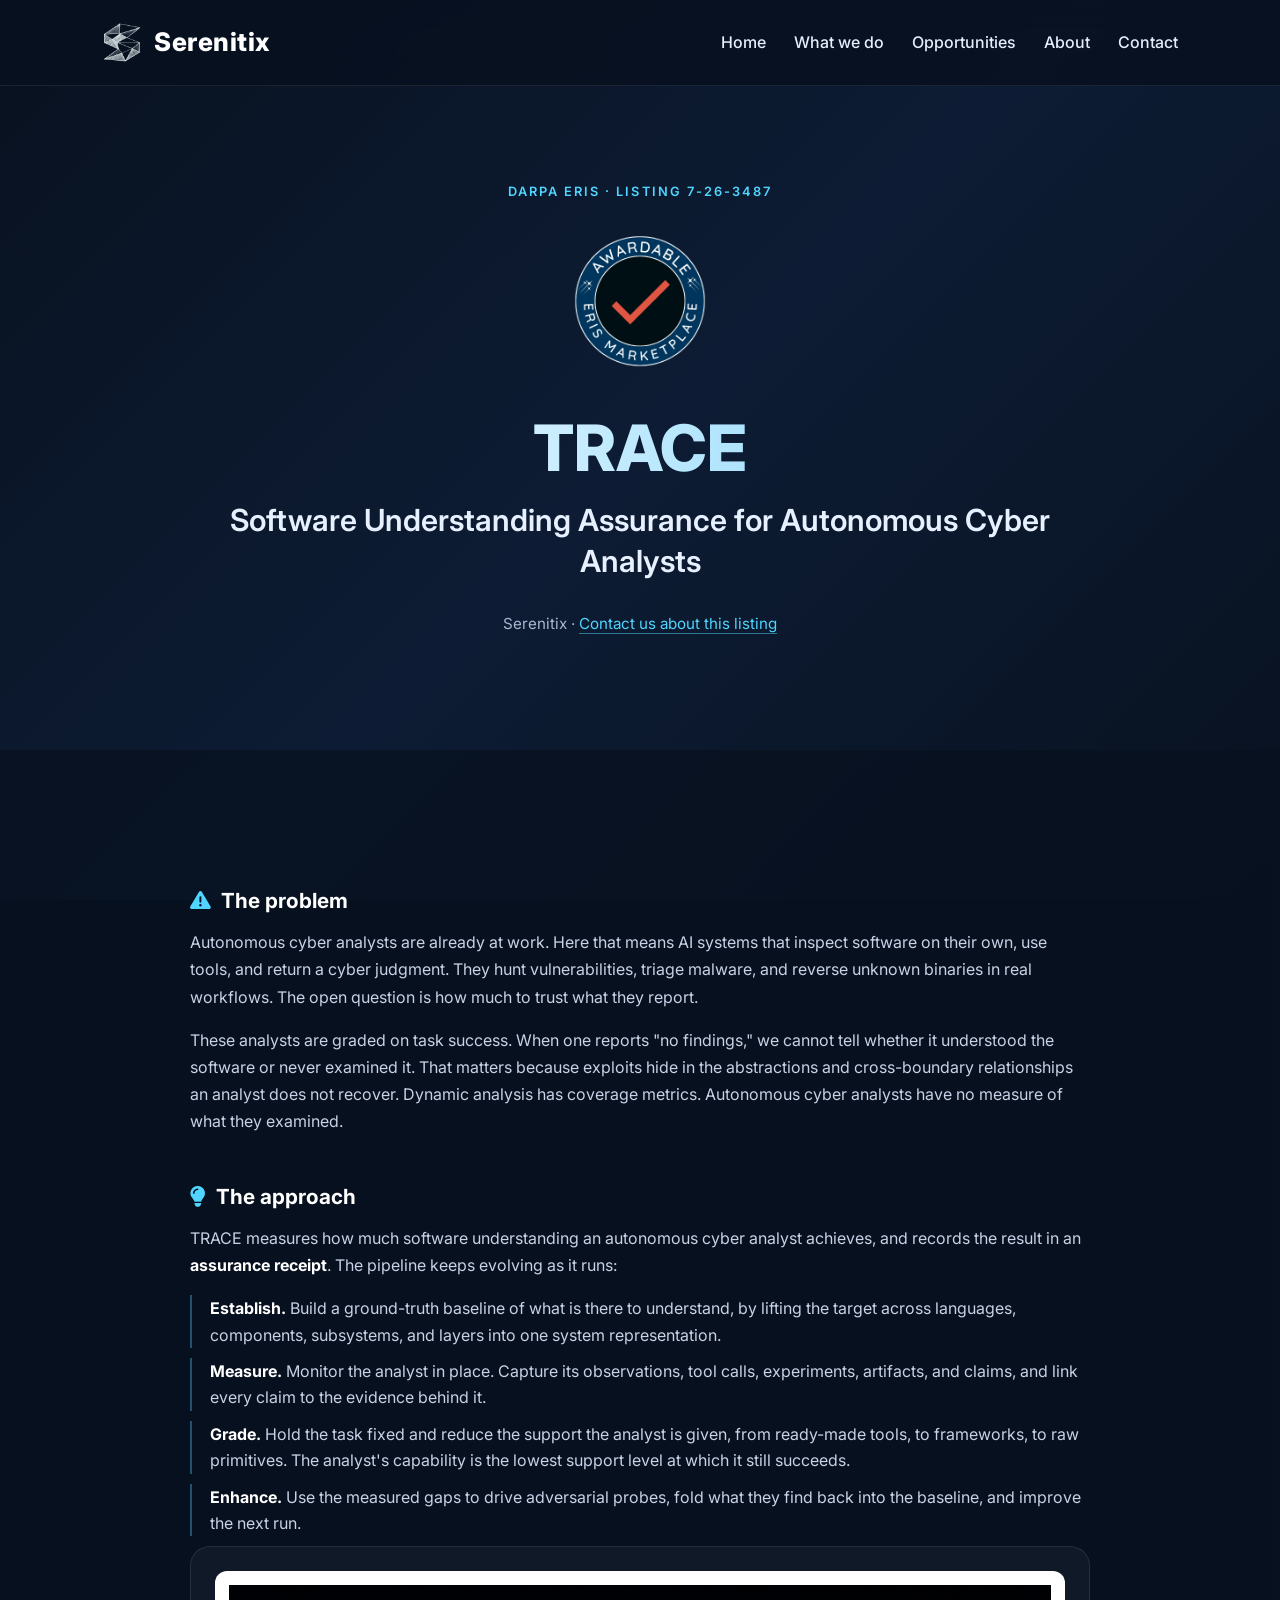
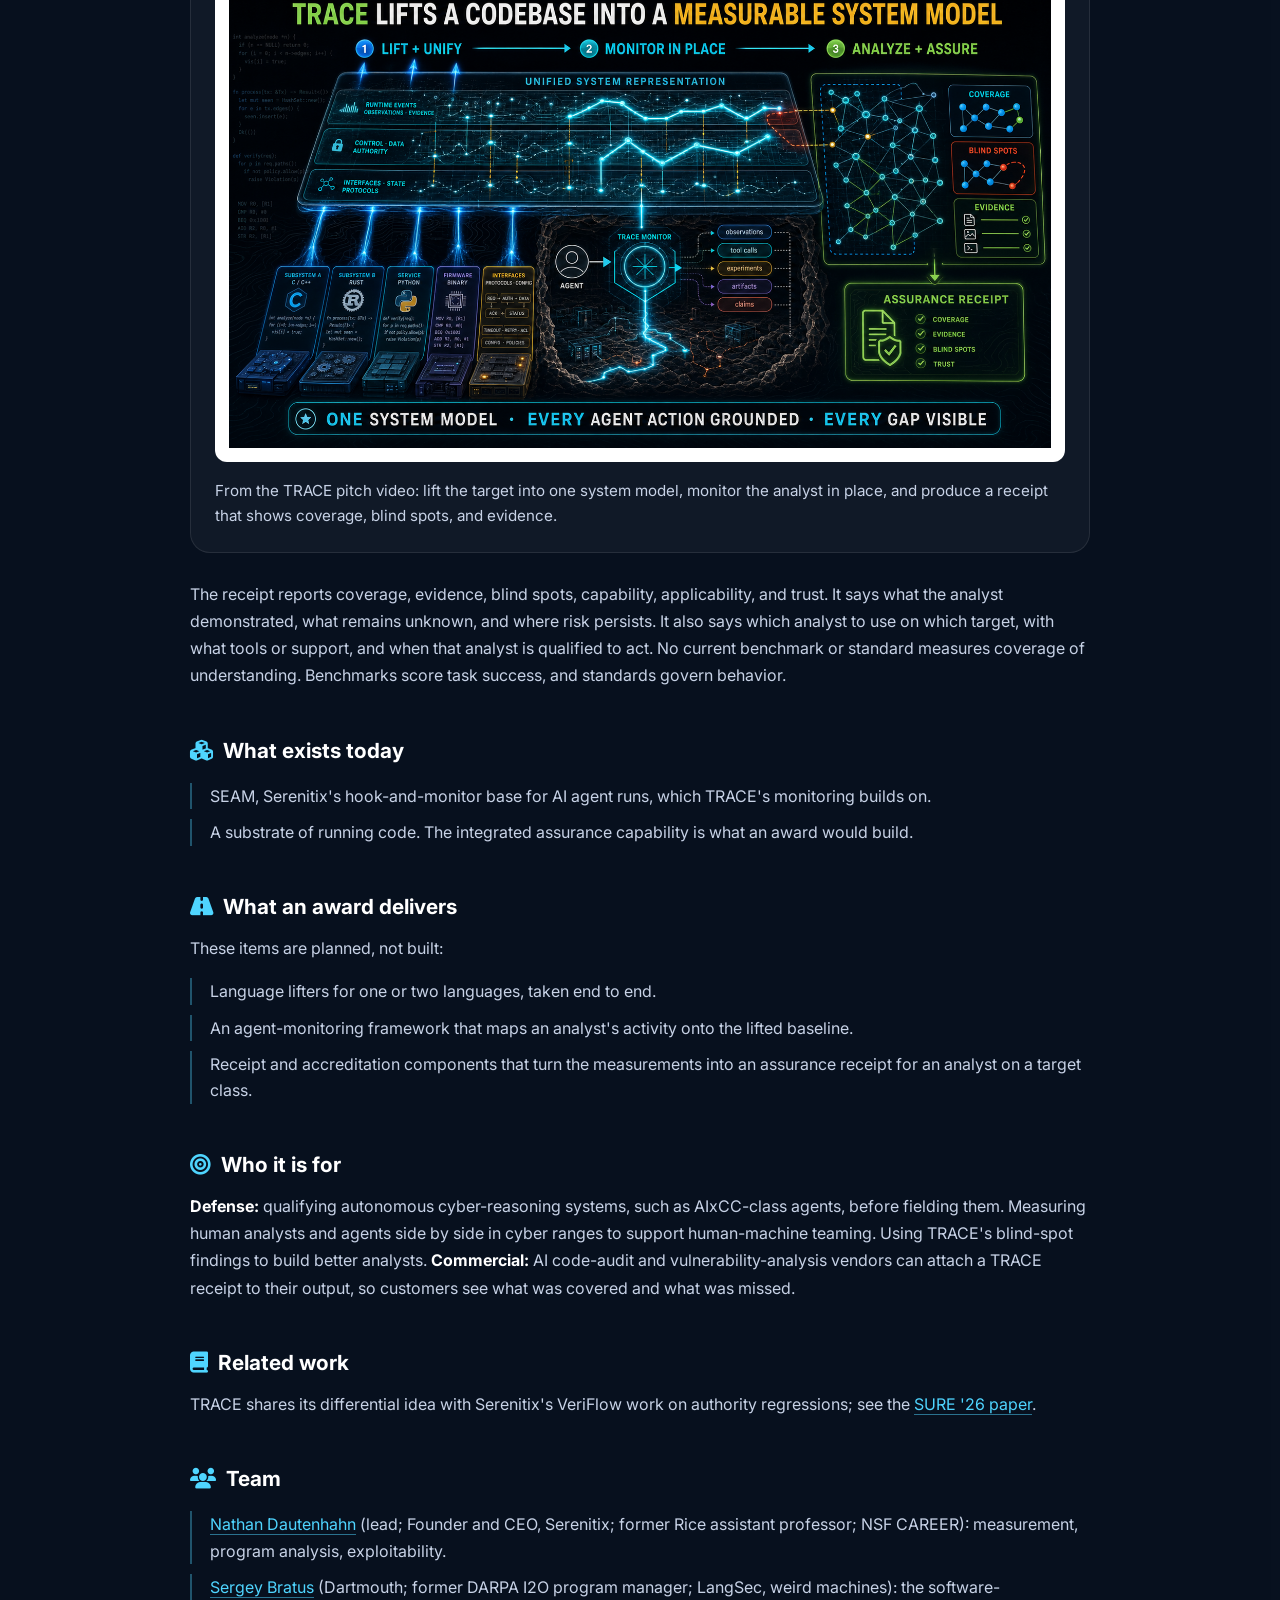
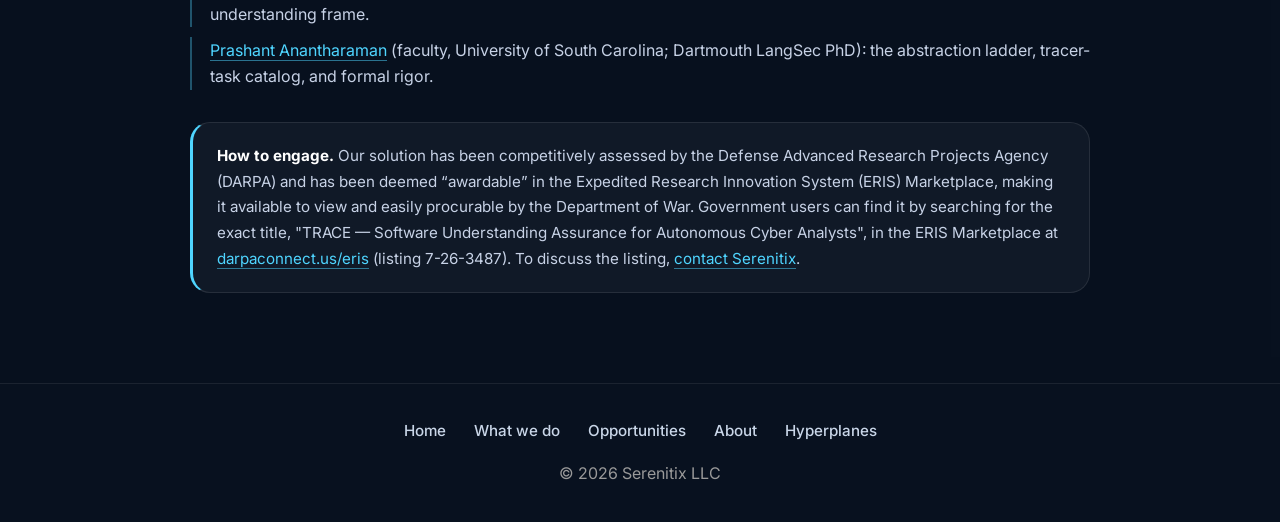
<file: projects/trace/index.html>
<!--
Abstraction: Public page for the DARPA ERIS listing "TRACE — Software Understanding Assurance for Autonomous Cyber Analysts" (ERIS 7-26-3487), determined Awardable.
Mechanism: Generated by build.py (BT-COM-02ea) from a content package (body.html, figures, sources.md) on the papers/sure26 template.
Policy: Awardable is a determination, not an award. Title, number and status from BD/eris/README.md. Public-safe content only (no proposal volumes, prices, evaluator text, personnel). Staged on branch 'projects'; publish only on Nathan's approval.
Scope: Self projects/trace/index.html. In BD/eris/README.md; the listing's submission folder (see sources.md in the package). Out one page.
Contract: Every claim traces to a row of the package's sources.md; exists-today vs planned is labelled.
-->
<!DOCTYPE html>
<html lang="en">

<head>

    <link rel="stylesheet"
        href="https://cdnjs.cloudflare.com/ajax/libs/font-awesome/6.7.2/css/all.min.css">

    <meta charset="UTF-8">
    <meta name="viewport" content="width=device-width, initial-scale=1.0">

    <title>TRACE · DARPA ERIS Awardable | Serenitix</title>

    <meta name="description"
        content="TRACE measures how much of a target an autonomous cyber analyst actually understood and issues an assurance receipt. Awardable — DARPA ERIS.">

    <link rel="icon" type="image/png" href="../../logo-mark.png">
    <link rel="apple-touch-icon" href="../../logo-mark.png">

    <meta property="og:type" content="website">
    <meta property="og:site_name" content="Serenitix">
    <meta property="og:title" content="TRACE · DARPA ERIS Awardable">
    <meta property="og:description" content="TRACE measures how much of a target an autonomous cyber analyst actually understood and issues an assurance receipt. Awardable — DARPA ERIS.">
    <meta property="og:url" content="https://serenitix.io/projects/trace/">
    <meta property="og:image" content="https://serenitix.io/logo-mark.png">
    <meta name="twitter:card" content="summary">

    <link rel="stylesheet" href="../../style.css">
    <link rel="stylesheet" href="../../release.css?v=2">

    <!-- Google Font -->
    <link rel="preconnect" href="https://fonts.googleapis.com">
    <link rel="preconnect" href="https://fonts.gstatic.com" crossorigin>

    <link href="https://fonts.googleapis.com/css2?family=Inter:wght@300;400;500;600;700;800&display=swap"
        rel="stylesheet">

    <style>
    /* Page-scoped additions for the paper page; the site's style.css and release.css stay untouched. */
    body.paper-page {
        --mono: ui-monospace, SFMono-Regular, Menlo, Consolas, "Liberation Mono", monospace;
    }
    body.paper-page a.logo { color: #ffffff; text-decoration: none; }

    /* Mobile menu (stands in for script.js's toggle). style.css's later bare #menuButton rule hides the
       button at every width; show it here so phone visitors can reach the site nav. */
    @media (max-width: 900px) {
        body.paper-page #menuButton { display: block; }
        body.paper-page header nav.open {
            display: flex;
            flex-direction: column;
            position: absolute;
            top: 80px;
            right: 30px;
            background: #08111f;
            padding: 20px;
            border-radius: 12px;
            gap: 15px;
            box-shadow: 0 0 20px rgba(0, 0, 0, .4);
        }
    }

    /* Hero: the site's .hero, sized for a paper rather than a full screen */
    body.paper-page .hero { min-height: 0; padding: 96px 8% 80px; }
    body.paper-page .hero h1 { margin-bottom: 18px; }
    body.paper-page .hero p.paper-venue {
        text-transform: uppercase;
        letter-spacing: 0.16em;
        font-size: 0.8rem;
        font-weight: 600;
        color: #4fd5ff;
        margin: 0 auto 18px;
    }
    body.paper-page .hero .hero-sub { margin-bottom: 30px; }
    .paper-authors {
        display: flex;
        justify-content: center;
        flex-wrap: wrap;
        gap: 10px 48px;
        margin-bottom: 18px;
    }
    .paper-authors b { display: block; font-weight: 600; font-size: 1.05rem; }
    .paper-authors span { color: #a9b8d0; font-size: 0.95rem; }
    body.paper-page .hero p.paper-meta {
        font-size: 0.95rem;
        color: #a9b8d0;
        margin: 0 auto 34px;
    }
    .paper-meta a,
    .paper-col a {
        color: #4fd5ff;
        text-decoration: none;
        border-bottom: 1px solid rgba(79, 213, 255, 0.5);
    }
    .paper-meta a { word-break: break-all; }
    body.paper-page .hero p.paper-insight {
        text-align: left;
        max-width: 820px;
        margin: 0 auto 40px;
        padding: 22px 28px;
        border-radius: 20px;
        background: rgba(255, 255, 255, 0.04);
        border: 1px solid rgba(255, 255, 255, 0.09);
        border-left: 3px solid #4fd5ff;
        font-size: 1.12rem;
        line-height: 1.6;
        color: #e6f0ff;
    }
    body.paper-page .hero-buttons { gap: 14px; }
    body.paper-page .hero-buttons a { padding: 13px 26px; font-size: 0.97rem; }
    body.paper-page .hero-buttons i { margin-right: 8px; }
    body.paper-page .hero-buttons .primaryButton { border: 2px solid transparent; }
    body.paper-page .hero p.paper-includes {
        font-size: 0.92rem;
        color: #8fa3c0;
        margin: 20px auto 0;
    }

    /* Content column inside the site's section bands */
    body.paper-page section:not(.hero) { padding: 90px 8%; }
    .paper-col { max-width: 900px; margin: 0 auto; }
    .paper-col p { color: #c7d2e6; line-height: 1.7; }
    .paper-col p + p { margin-top: 16px; }
    .paper-col strong { color: #ffffff; }
    .paper-col h3 { font-size: 1.3rem; margin: 40px 0 12px; }
    .paper-col h3:first-of-type { margin-top: 0; }
    .paper-col h3 i { color: #4fd5ff; margin-right: 10px; }

    /* Figures: framed like the site's cards, with a white plate for the tool output */
    .paper-figure {
        margin: 0 0 28px;
        padding: 24px;
        border-radius: 20px;
        background: rgba(255, 255, 255, 0.04);
        border: 1px solid rgba(255, 255, 255, 0.09);
    }
    .paper-figure:last-child { margin-bottom: 0; }
    .paper-figure .frame { background: #ffffff; border-radius: 12px; padding: 14px; overflow-x: auto; }
    .paper-figure img { display: block; width: 100%; height: auto; min-width: 560px; }
    .paper-figure img + img { margin-top: 10px; }
    .paper-figure figcaption { margin-top: 16px; font-size: 0.95rem; color: #c7d2e6; line-height: 1.65; }
    .paper-tag {
        display: inline-block;
        padding: 2px 10px;
        margin-right: 8px;
        border-radius: 999px;
        font-size: 0.7rem;
        font-weight: 600;
        letter-spacing: 0.06em;
        text-transform: uppercase;
        color: #08111f;
        background: #4fd5ff;
        vertical-align: 1px;
    }

    /* Code, kbd, key table */
    .paper-col code { font-family: var(--mono); font-size: 0.9em; color: #e6f1ff; }
    .paper-col kbd {
        font-family: var(--mono);
        font-size: 0.85em;
        padding: 1px 7px;
        border-radius: 5px;
        border: 1px solid rgba(255, 255, 255, 0.18);
        background: rgba(255, 255, 255, 0.06);
        color: #ffffff;
    }
    .paper-col pre {
        font-family: var(--mono);
        font-size: 0.84rem;
        line-height: 1.55;
        color: #e6f1ff;
        background: #050b15;
        border: 1px solid rgba(255, 255, 255, 0.10);
        border-radius: 14px;
        padding: 18px 20px;
        overflow-x: auto;
        margin: 14px 0 18px;
        white-space: pre;
    }
    .paper-col pre.cmd { border-left: 3px solid #4fd5ff; }
    .paper-views { list-style: none; margin: 16px 0 0; padding: 0; }
    .paper-views li {
        margin: 10px 0;
        padding-left: 18px;
        border-left: 2px solid rgba(79, 213, 255, 0.35);
        color: #c7d2e6;
    }
    .paper-keys {
        margin: 22px 0 14px;
        padding: 20px 24px;
        border-radius: 20px;
        background: rgba(255, 255, 255, 0.04);
        border: 1px solid rgba(255, 255, 255, 0.09);
    }
    .paper-keys table { border-collapse: collapse; font-size: 0.95rem; color: #c7d2e6; }
    .paper-keys caption { text-align: left; font-weight: 600; color: #ffffff; padding-bottom: 8px; }
    .paper-keys td { padding: 4px 16px 4px 0; vertical-align: top; }
    .paper-keys td:first-child { white-space: nowrap; }
    .paper-col p.paper-note { font-size: 0.92rem; color: #8fa3c0; }
    .paper-scope {
        margin-top: 32px;
        padding: 20px 24px;
        border-radius: 20px;
        background: rgba(255, 255, 255, 0.04);
        border: 1px solid rgba(255, 255, 255, 0.09);
        border-left: 3px solid #4fd5ff;
    }
    .paper-col .paper-scope p { font-size: 0.95rem; }

    /* Footer additions: author marks and license line */
    .paper-marks { display: flex; justify-content: center; align-items: center; gap: 14px; flex-wrap: wrap; margin-bottom: 18px; }
    .paper-marks .mark {
        display: inline-flex;
        align-items: center;
        gap: 8px;
        background: #ffffff;
        border-radius: 8px;
        padding: 5px 10px 5px 6px;
        color: #14232a;
        font-size: 0.85rem;
        font-weight: 600;
    }
    .paper-marks img { height: 26px; width: auto; display: block; }
    footer p.paper-license { font-size: 0.88rem; color: #8fa3c0; max-width: 720px; margin: 0 auto 10px; }

    @media (max-width: 650px) {
        body.paper-page .hero { padding: 64px 20px 56px; }
        body.paper-page .hero h1 { font-size: 2.3rem; }
        body.paper-page .hero-buttons a { width: 100%; max-width: 320px; text-align: center; }
        body.paper-page .hero p.paper-insight { font-size: 1.02rem; padding: 18px 20px; }
        body.paper-page section:not(.hero) { padding: 64px 20px; }
        .paper-figure { padding: 14px; }
        .paper-col pre { font-size: 0.74rem; padding: 14px; }
        .paper-keys { padding: 16px; }
        .paper-keys td:first-child { white-space: normal; }
    }
        /* Project pages (BT-COM-02ea) */
    .note-body h3, .note-body h3:first-of-type { margin-top: 44px; }
    .note-body ul.paper-views li { color: #c7d2e6; line-height: 1.65; }
    body.paper-page .hero p.award-badge {
        display: inline-block; margin: 0 auto 18px; padding: 6px 16px; border-radius: 999px;
        border: 1.5px solid #f2b866; color: #f2b866; background: rgba(242,184,102,.08);
        font-size: .78rem; font-weight: 700; letter-spacing: .18em; text-transform: uppercase;
    }
    body.paper-page .hero img.eris-badge { display:block; width:220px; height:220px; margin: -20px auto -6px; }
    body.paper-page .hero p.eris-statement { font-size: 1.15rem; font-weight: 400; line-height: 1.6; color: #c7d2e6; max-width: 820px; margin: 0 auto 26px; }
    .proj-card { padding: 26px 0; border-bottom: 1px solid rgba(255,255,255,.08); }
    .proj-card h3 { margin: 6px 0 6px; } .proj-card h3 a { color:#fff; text-decoration:none; border-bottom:none; }
    .proj-card .proj-title { color:#a9b8d0; font-size:.98rem; margin:0 0 10px; }
    .proj-tag { font-size:.74rem; letter-spacing:.14em; text-transform:uppercase; color:#4fd5ff; margin:0; }
    .proj-tag b { color:#f2b866; font-weight:700; }
    </style>

</head>

<body class="R1 R2 R9 R13 paper-page">

    <!-- Static background (the site's canvas gradient; no animation script on this page) -->
    <canvas id="backgroundCanvas"></canvas>

    <!-- ===========================
         Navigation
    ============================ -->

    <header>

        <a class="logo" href="../../">

            <img class="logo-mark" src="../../logo-mark.png" alt="">

            Serenitix

        </a>

        <nav id="siteNav">

            <a href="../../">Home</a>
            <a href="../../#services">What we do</a>
            <a href="../../#proof">Opportunities</a>
            <a href="../../#about">About</a>
            <a href="../../#contact">Contact</a>

        </nav>

        <button id="menuButton" aria-label="Menu" aria-controls="siteNav" aria-expanded="false">
            ☰
        </button>

    </header>

    <section class="hero" id="home">
        <div class="hero-content">
            <p class="paper-venue">DARPA ERIS · Listing 7-26-3487</p>
            <img class="eris-badge" src="../eris-awardable-badge.png" alt="ERIS Marketplace Awardable badge">
            <h1>TRACE</h1>
            <p class="hero-sub">Software Understanding Assurance for Autonomous Cyber Analysts</p>
            <p class="paper-meta">Serenitix · <a href="../../#contact">Contact us about this listing</a></p>
        </div>
    </section>

    <section id="overview">
        <div class="paper-col note-body">
            <h3><i class="fa-solid fa-triangle-exclamation"></i>The problem</h3>
            <p>Autonomous cyber analysts are already at work. Here that means AI systems that inspect software on their own, use tools, and return a cyber judgment. They hunt vulnerabilities, triage malware, and reverse unknown binaries in real workflows. The open question is how much to trust what they report.</p>
            <p>These analysts are graded on task success. When one reports "no findings," we cannot tell whether it understood the software or never examined it. That matters because exploits hide in the abstractions and cross-boundary relationships an analyst does not recover. Dynamic analysis has coverage metrics. Autonomous cyber analysts have no measure of what they examined.</p>

            <h3><i class="fa-solid fa-lightbulb"></i>The approach</h3>
            <p>TRACE measures how much software understanding an autonomous cyber analyst achieves, and records the result in an <strong>assurance receipt</strong>. The pipeline keeps evolving as it runs:</p>
            <ul class="paper-views">
                <li><strong>Establish.</strong> Build a ground-truth baseline of what is there to understand, by lifting the target across languages, components, subsystems, and layers into one system representation.</li>
                <li><strong>Measure.</strong> Monitor the analyst in place. Capture its observations, tool calls, experiments, artifacts, and claims, and link every claim to the evidence behind it.</li>
                <li><strong>Grade.</strong> Hold the task fixed and reduce the support the analyst is given, from ready-made tools, to frameworks, to raw primitives. The analyst's capability is the lowest support level at which it still succeeds.</li>
                <li><strong>Enhance.</strong> Use the measured gaps to drive adversarial probes, fold what they find back into the baseline, and improve the next run.</li>
            </ul>
            <figure class="paper-figure"><div class="frame"><img src="trace-solution.png" alt="TRACE in three steps: lift and unify code from C/C++, Rust, Python, firmware binaries, and interface configurations into one unified system representation; monitor an agent in place, capturing observations, tool calls, experiments, artifacts, and claims; analyze and assure, producing coverage, blind spots, and evidence, summarized in an assurance receipt."></div><figcaption>From the TRACE pitch video: lift the target into one system model, monitor the analyst in place, and produce a receipt that shows coverage, blind spots, and evidence.</figcaption></figure>
            <p>The receipt reports coverage, evidence, blind spots, capability, applicability, and trust. It says what the analyst demonstrated, what remains unknown, and where risk persists. It also says which analyst to use on which target, with what tools or support, and when that analyst is qualified to act. No current benchmark or standard measures coverage of understanding. Benchmarks score task success, and standards govern behavior.</p>

            <h3><i class="fa-solid fa-cubes"></i>What exists today</h3>
            <ul class="paper-views">
                <li>SEAM, Serenitix's hook-and-monitor base for AI agent runs, which TRACE's monitoring builds on.</li>
                <li>A substrate of running code. The integrated assurance capability is what an award would build.</li>
            </ul>

            <h3><i class="fa-solid fa-road"></i>What an award delivers</h3>
            <p>These items are planned, not built:</p>
            <ul class="paper-views">
                <li>Language lifters for one or two languages, taken end to end.</li>
                <li>An agent-monitoring framework that maps an analyst's activity onto the lifted baseline.</li>
                <li>Receipt and accreditation components that turn the measurements into an assurance receipt for an analyst on a target class.</li>
            </ul>

            <h3><i class="fa-solid fa-bullseye"></i>Who it is for</h3>
            <p><strong>Defense:</strong> qualifying autonomous cyber-reasoning systems, such as AIxCC-class agents, before fielding them. Measuring human analysts and agents side by side in cyber ranges to support human-machine teaming. Using TRACE's blind-spot findings to build better analysts. <strong>Commercial:</strong> AI code-audit and vulnerability-analysis vendors can attach a TRACE receipt to their output, so customers see what was covered and what was missed.</p>

            <h3><i class="fa-solid fa-book"></i>Related work</h3>
            <p>TRACE shares its differential idea with Serenitix's VeriFlow work on authority regressions; see the <a href="../../papers/sure26/">SURE '26 paper</a>.</p>

            <h3><i class="fa-solid fa-users"></i>Team</h3>
            <ul class="paper-views">
                <li><a href="https://nathandautenhahn.com">Nathan Dautenhahn</a> (lead; Founder and CEO, Serenitix; former Rice assistant professor; NSF CAREER): measurement, program analysis, exploitability.</li>
                <li><a href="https://faculty-directory.dartmouth.edu/sergey-bratus">Sergey Bratus</a> (Dartmouth; former DARPA I2O program manager; LangSec, weird machines): the software-understanding frame.</li>
                <li><a href="https://prashant.at/">Prashant Anantharaman</a> (faculty, University of South Carolina; Dartmouth LangSec PhD): the abstraction ladder, tracer-task catalog, and formal rigor.</li>
            </ul>

            <div class="paper-scope"><p><strong>How to engage.</strong> Our solution has been competitively assessed by the Defense Advanced Research Projects Agency (DARPA) and has been deemed &ldquo;awardable&rdquo; in the Expedited Research Innovation System (ERIS) Marketplace, making it available to view and easily procurable by the Department of War. Government users can find it by searching for the exact title, "TRACE — Software Understanding Assurance for Autonomous Cyber Analysts", in the ERIS Marketplace at <a href="https://darpaconnect.us/eris">darpaconnect.us/eris</a> (listing 7-26-3487). To discuss the listing, <a href="../../#contact">contact Serenitix</a>.</p></div>
        </div>
    </section>

    <!-- ===========================
         Footer
    ============================ -->

    <footer>

        <nav class="r3-add r3-R9 footer-nav">
            <a href="../../">Home</a>
            <a href="../../#services">What we do</a>
            <a href="../../#proof">Opportunities</a>
            <a href="../../#about">About</a>
            <a href="https://hyperplanes.io">Hyperplanes</a>
        </nav>

        <p>

            © 2026 Serenitix LLC

        </p>

    </footer>

    <script>
    // Mobile menu toggle (the site's script.js is not loaded on this page; see the header comment).
    (function () {
        var button = document.getElementById("menuButton");
        var nav = document.getElementById("siteNav");
        if (!button || !nav) return;
        button.addEventListener("click", function () {
            var open = nav.classList.toggle("open");
            button.setAttribute("aria-expanded", open ? "true" : "false");
        });
    })();
    </script>

</body>

</html>
</file>
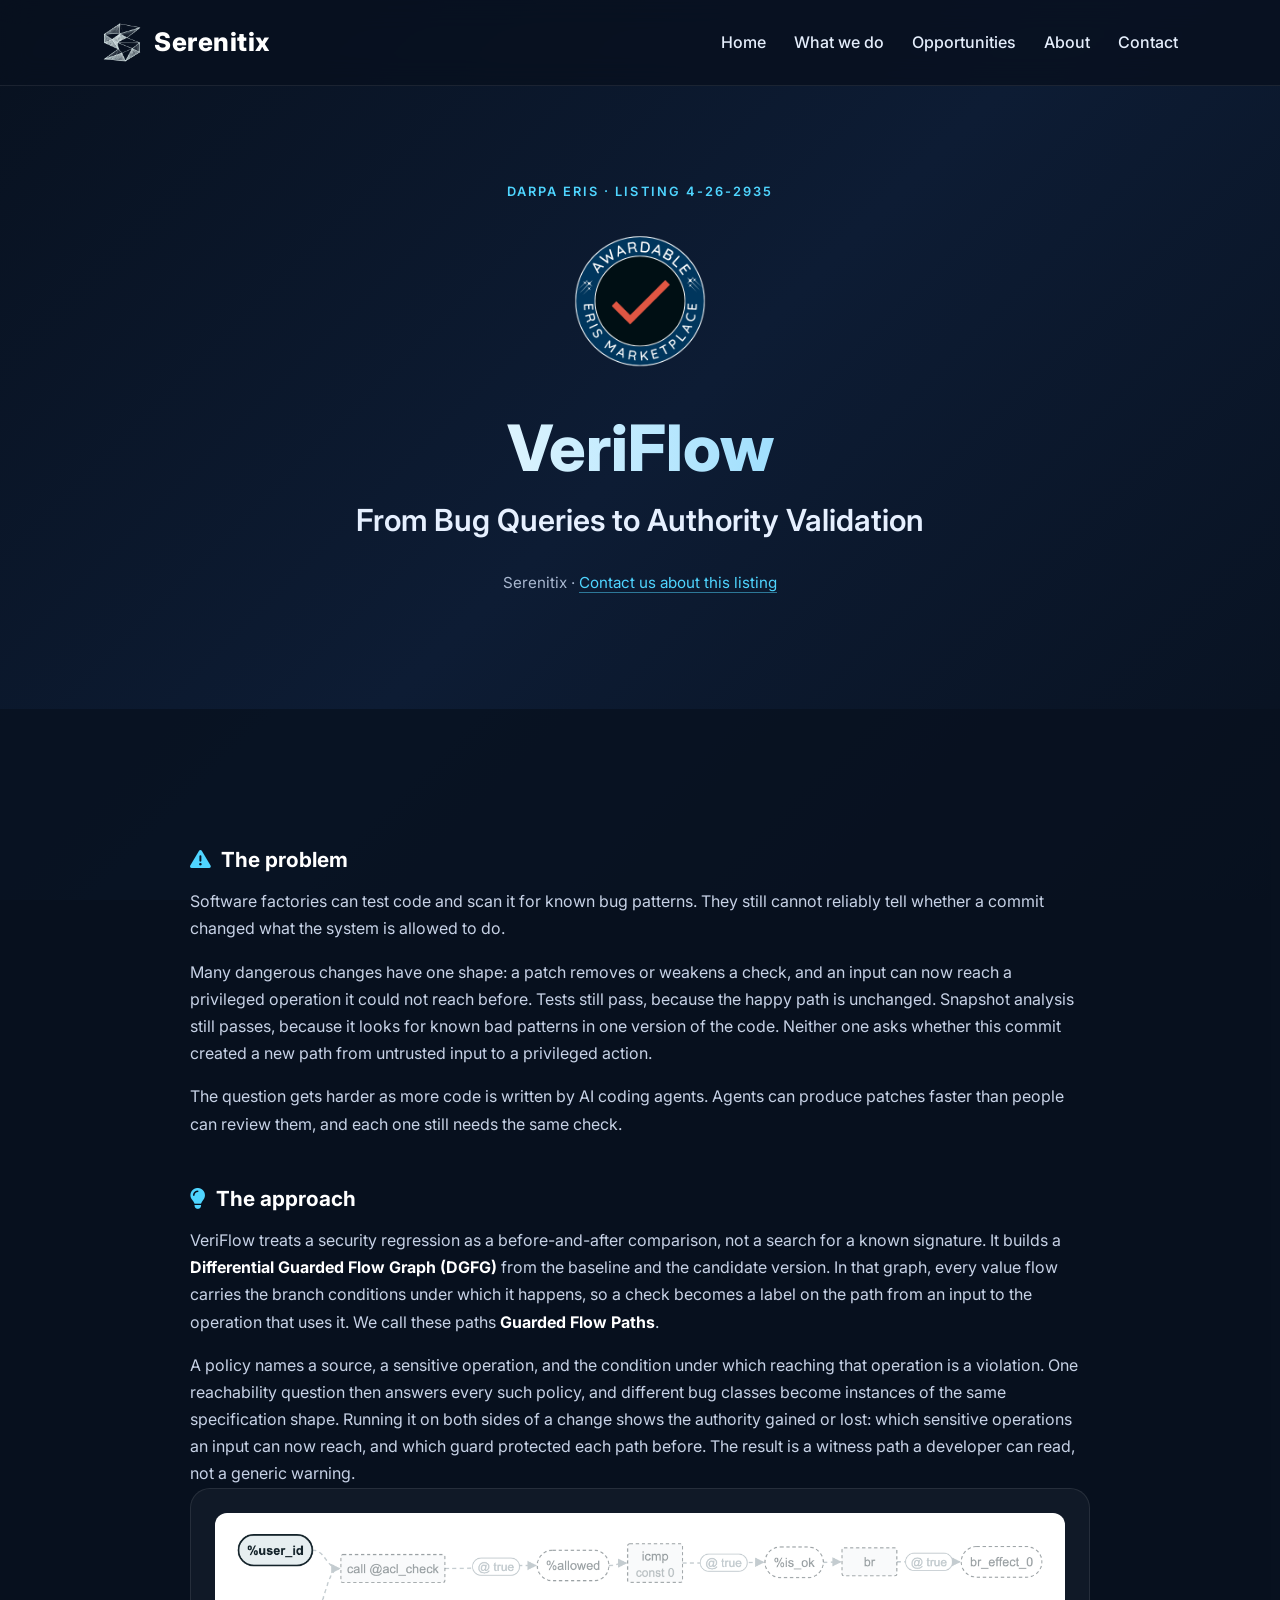
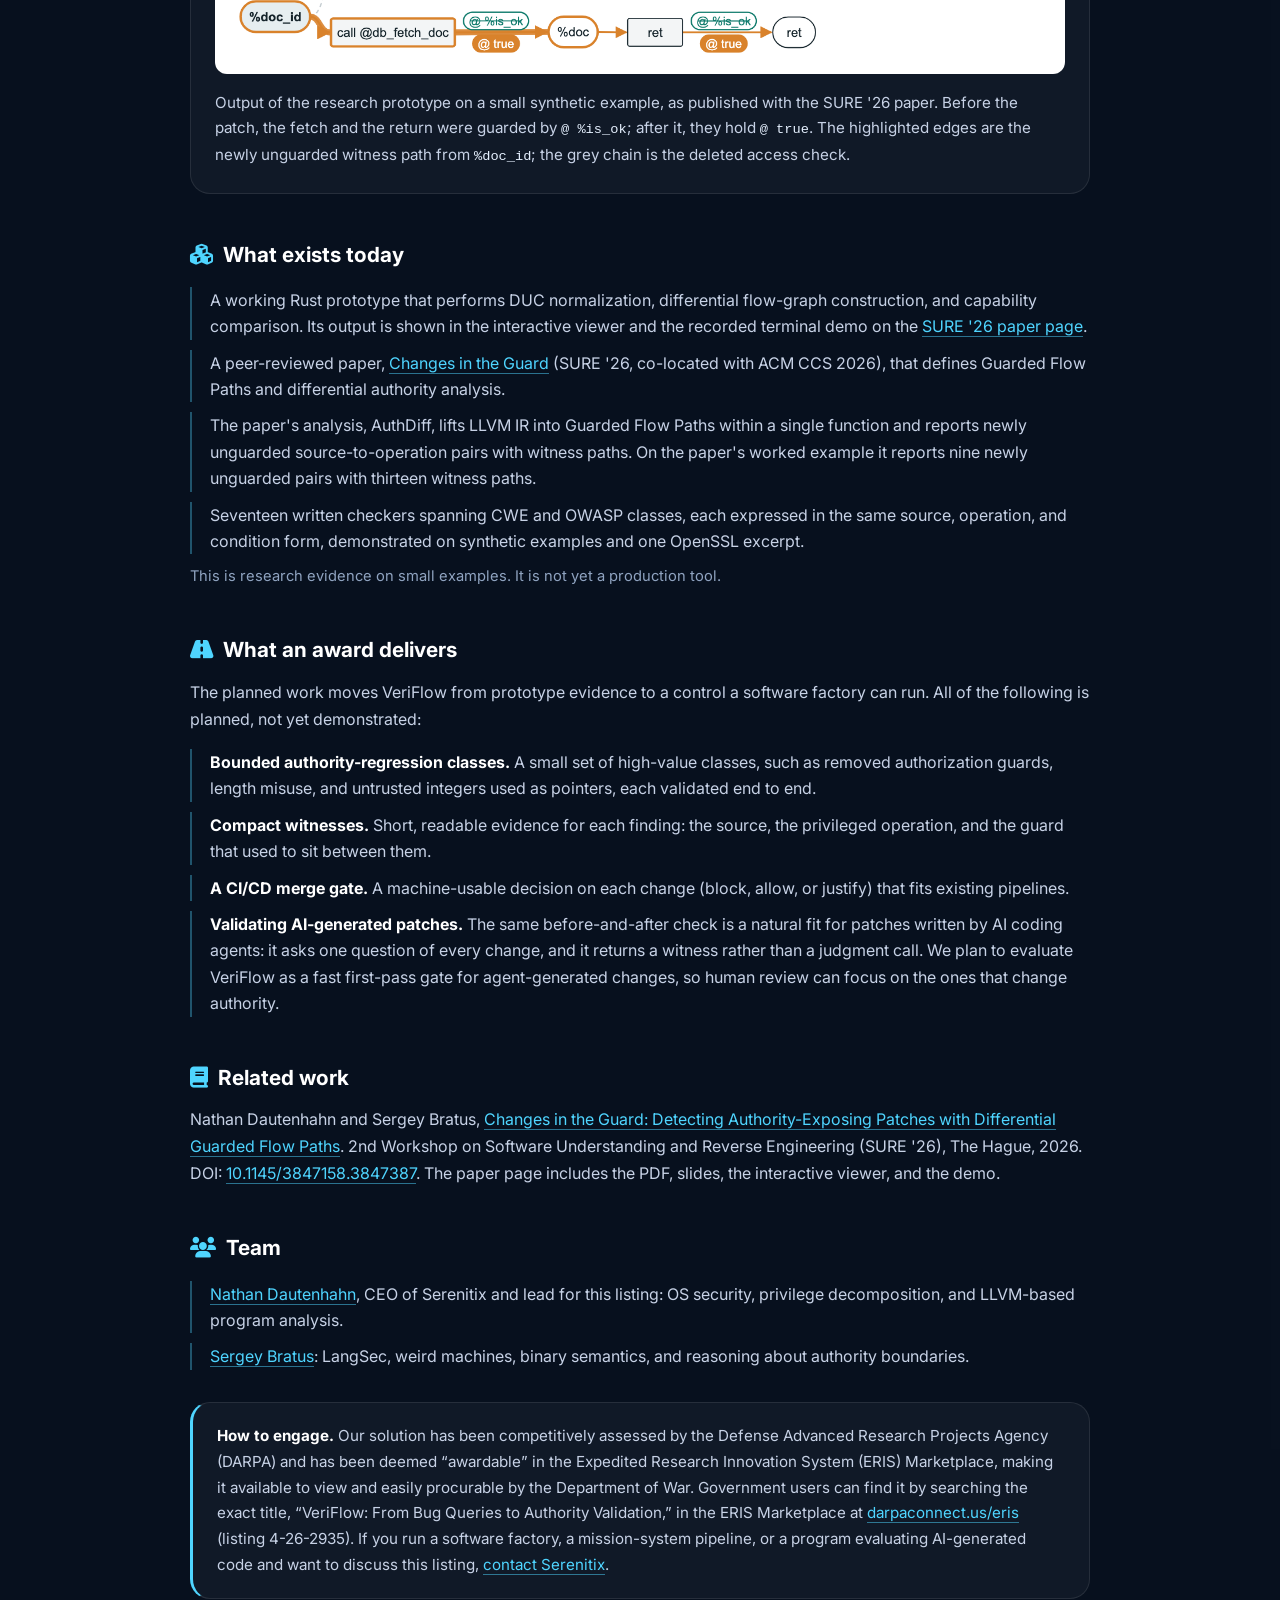
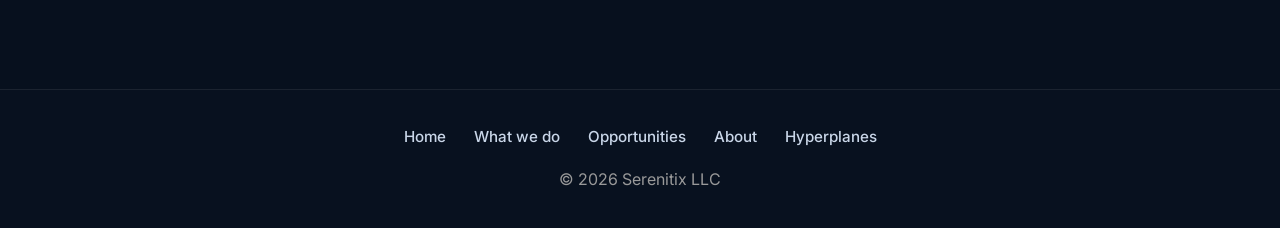
<file: projects/veriflow/index.html>
<!--
Abstraction: Public page for the DARPA ERIS listing "VeriFlow: From Bug Queries to Authority Validation" (ERIS 4-26-2935), determined Awardable.
Mechanism: Generated by build.py (BT-COM-02ea) from a content package (body.html, figures, sources.md) on the papers/sure26 template.
Policy: Awardable is a determination, not an award. Title, number and status from BD/eris/README.md. Public-safe content only (no proposal volumes, prices, evaluator text, personnel). Staged on branch 'projects'; publish only on Nathan's approval.
Scope: Self projects/veriflow/index.html. In BD/eris/README.md; the listing's submission folder (see sources.md in the package). Out one page.
Contract: Every claim traces to a row of the package's sources.md; exists-today vs planned is labelled.
-->
<!DOCTYPE html>
<html lang="en">

<head>

    <link rel="stylesheet"
        href="https://cdnjs.cloudflare.com/ajax/libs/font-awesome/6.7.2/css/all.min.css">

    <meta charset="UTF-8">
    <meta name="viewport" content="width=device-width, initial-scale=1.0">

    <title>VeriFlow · DARPA ERIS Awardable | Serenitix</title>

    <meta name="description"
        content="VeriFlow checks whether a code change opened a new path from untrusted input to a privileged action. Awardable through DARPA ERIS, listing 4-26-2935.">

    <link rel="icon" type="image/png" href="../../logo-mark.png">
    <link rel="apple-touch-icon" href="../../logo-mark.png">

    <meta property="og:type" content="website">
    <meta property="og:site_name" content="Serenitix">
    <meta property="og:title" content="VeriFlow · DARPA ERIS Awardable">
    <meta property="og:description" content="VeriFlow checks whether a code change opened a new path from untrusted input to a privileged action. Awardable through DARPA ERIS, listing 4-26-2935.">
    <meta property="og:url" content="https://serenitix.io/projects/veriflow/">
    <meta property="og:image" content="https://serenitix.io/logo-mark.png">
    <meta name="twitter:card" content="summary">

    <link rel="stylesheet" href="../../style.css">
    <link rel="stylesheet" href="../../release.css?v=2">

    <!-- Google Font -->
    <link rel="preconnect" href="https://fonts.googleapis.com">
    <link rel="preconnect" href="https://fonts.gstatic.com" crossorigin>

    <link href="https://fonts.googleapis.com/css2?family=Inter:wght@300;400;500;600;700;800&display=swap"
        rel="stylesheet">

    <style>
    /* Page-scoped additions for the paper page; the site's style.css and release.css stay untouched. */
    body.paper-page {
        --mono: ui-monospace, SFMono-Regular, Menlo, Consolas, "Liberation Mono", monospace;
    }
    body.paper-page a.logo { color: #ffffff; text-decoration: none; }

    /* Mobile menu (stands in for script.js's toggle). style.css's later bare #menuButton rule hides the
       button at every width; show it here so phone visitors can reach the site nav. */
    @media (max-width: 900px) {
        body.paper-page #menuButton { display: block; }
        body.paper-page header nav.open {
            display: flex;
            flex-direction: column;
            position: absolute;
            top: 80px;
            right: 30px;
            background: #08111f;
            padding: 20px;
            border-radius: 12px;
            gap: 15px;
            box-shadow: 0 0 20px rgba(0, 0, 0, .4);
        }
    }

    /* Hero: the site's .hero, sized for a paper rather than a full screen */
    body.paper-page .hero { min-height: 0; padding: 96px 8% 80px; }
    body.paper-page .hero h1 { margin-bottom: 18px; }
    body.paper-page .hero p.paper-venue {
        text-transform: uppercase;
        letter-spacing: 0.16em;
        font-size: 0.8rem;
        font-weight: 600;
        color: #4fd5ff;
        margin: 0 auto 18px;
    }
    body.paper-page .hero .hero-sub { margin-bottom: 30px; }
    .paper-authors {
        display: flex;
        justify-content: center;
        flex-wrap: wrap;
        gap: 10px 48px;
        margin-bottom: 18px;
    }
    .paper-authors b { display: block; font-weight: 600; font-size: 1.05rem; }
    .paper-authors span { color: #a9b8d0; font-size: 0.95rem; }
    body.paper-page .hero p.paper-meta {
        font-size: 0.95rem;
        color: #a9b8d0;
        margin: 0 auto 34px;
    }
    .paper-meta a,
    .paper-col a {
        color: #4fd5ff;
        text-decoration: none;
        border-bottom: 1px solid rgba(79, 213, 255, 0.5);
    }
    .paper-meta a { word-break: break-all; }
    body.paper-page .hero p.paper-insight {
        text-align: left;
        max-width: 820px;
        margin: 0 auto 40px;
        padding: 22px 28px;
        border-radius: 20px;
        background: rgba(255, 255, 255, 0.04);
        border: 1px solid rgba(255, 255, 255, 0.09);
        border-left: 3px solid #4fd5ff;
        font-size: 1.12rem;
        line-height: 1.6;
        color: #e6f0ff;
    }
    body.paper-page .hero-buttons { gap: 14px; }
    body.paper-page .hero-buttons a { padding: 13px 26px; font-size: 0.97rem; }
    body.paper-page .hero-buttons i { margin-right: 8px; }
    body.paper-page .hero-buttons .primaryButton { border: 2px solid transparent; }
    body.paper-page .hero p.paper-includes {
        font-size: 0.92rem;
        color: #8fa3c0;
        margin: 20px auto 0;
    }

    /* Content column inside the site's section bands */
    body.paper-page section:not(.hero) { padding: 90px 8%; }
    .paper-col { max-width: 900px; margin: 0 auto; }
    .paper-col p { color: #c7d2e6; line-height: 1.7; }
    .paper-col p + p { margin-top: 16px; }
    .paper-col strong { color: #ffffff; }
    .paper-col h3 { font-size: 1.3rem; margin: 40px 0 12px; }
    .paper-col h3:first-of-type { margin-top: 0; }
    .paper-col h3 i { color: #4fd5ff; margin-right: 10px; }

    /* Figures: framed like the site's cards, with a white plate for the tool output */
    .paper-figure {
        margin: 0 0 28px;
        padding: 24px;
        border-radius: 20px;
        background: rgba(255, 255, 255, 0.04);
        border: 1px solid rgba(255, 255, 255, 0.09);
    }
    .paper-figure:last-child { margin-bottom: 0; }
    .paper-figure .frame { background: #ffffff; border-radius: 12px; padding: 14px; overflow-x: auto; }
    .paper-figure img { display: block; width: 100%; height: auto; min-width: 560px; }
    .paper-figure img + img { margin-top: 10px; }
    .paper-figure figcaption { margin-top: 16px; font-size: 0.95rem; color: #c7d2e6; line-height: 1.65; }
    .paper-tag {
        display: inline-block;
        padding: 2px 10px;
        margin-right: 8px;
        border-radius: 999px;
        font-size: 0.7rem;
        font-weight: 600;
        letter-spacing: 0.06em;
        text-transform: uppercase;
        color: #08111f;
        background: #4fd5ff;
        vertical-align: 1px;
    }

    /* Code, kbd, key table */
    .paper-col code { font-family: var(--mono); font-size: 0.9em; color: #e6f1ff; }
    .paper-col kbd {
        font-family: var(--mono);
        font-size: 0.85em;
        padding: 1px 7px;
        border-radius: 5px;
        border: 1px solid rgba(255, 255, 255, 0.18);
        background: rgba(255, 255, 255, 0.06);
        color: #ffffff;
    }
    .paper-col pre {
        font-family: var(--mono);
        font-size: 0.84rem;
        line-height: 1.55;
        color: #e6f1ff;
        background: #050b15;
        border: 1px solid rgba(255, 255, 255, 0.10);
        border-radius: 14px;
        padding: 18px 20px;
        overflow-x: auto;
        margin: 14px 0 18px;
        white-space: pre;
    }
    .paper-col pre.cmd { border-left: 3px solid #4fd5ff; }
    .paper-views { list-style: none; margin: 16px 0 0; padding: 0; }
    .paper-views li {
        margin: 10px 0;
        padding-left: 18px;
        border-left: 2px solid rgba(79, 213, 255, 0.35);
        color: #c7d2e6;
    }
    .paper-keys {
        margin: 22px 0 14px;
        padding: 20px 24px;
        border-radius: 20px;
        background: rgba(255, 255, 255, 0.04);
        border: 1px solid rgba(255, 255, 255, 0.09);
    }
    .paper-keys table { border-collapse: collapse; font-size: 0.95rem; color: #c7d2e6; }
    .paper-keys caption { text-align: left; font-weight: 600; color: #ffffff; padding-bottom: 8px; }
    .paper-keys td { padding: 4px 16px 4px 0; vertical-align: top; }
    .paper-keys td:first-child { white-space: nowrap; }
    .paper-col p.paper-note { font-size: 0.92rem; color: #8fa3c0; }
    .paper-scope {
        margin-top: 32px;
        padding: 20px 24px;
        border-radius: 20px;
        background: rgba(255, 255, 255, 0.04);
        border: 1px solid rgba(255, 255, 255, 0.09);
        border-left: 3px solid #4fd5ff;
    }
    .paper-col .paper-scope p { font-size: 0.95rem; }

    /* Footer additions: author marks and license line */
    .paper-marks { display: flex; justify-content: center; align-items: center; gap: 14px; flex-wrap: wrap; margin-bottom: 18px; }
    .paper-marks .mark {
        display: inline-flex;
        align-items: center;
        gap: 8px;
        background: #ffffff;
        border-radius: 8px;
        padding: 5px 10px 5px 6px;
        color: #14232a;
        font-size: 0.85rem;
        font-weight: 600;
    }
    .paper-marks img { height: 26px; width: auto; display: block; }
    footer p.paper-license { font-size: 0.88rem; color: #8fa3c0; max-width: 720px; margin: 0 auto 10px; }

    @media (max-width: 650px) {
        body.paper-page .hero { padding: 64px 20px 56px; }
        body.paper-page .hero h1 { font-size: 2.3rem; }
        body.paper-page .hero-buttons a { width: 100%; max-width: 320px; text-align: center; }
        body.paper-page .hero p.paper-insight { font-size: 1.02rem; padding: 18px 20px; }
        body.paper-page section:not(.hero) { padding: 64px 20px; }
        .paper-figure { padding: 14px; }
        .paper-col pre { font-size: 0.74rem; padding: 14px; }
        .paper-keys { padding: 16px; }
        .paper-keys td:first-child { white-space: normal; }
    }
        /* Project pages (BT-COM-02ea) */
    .note-body h3, .note-body h3:first-of-type { margin-top: 44px; }
    .note-body ul.paper-views li { color: #c7d2e6; line-height: 1.65; }
    body.paper-page .hero p.award-badge {
        display: inline-block; margin: 0 auto 18px; padding: 6px 16px; border-radius: 999px;
        border: 1.5px solid #f2b866; color: #f2b866; background: rgba(242,184,102,.08);
        font-size: .78rem; font-weight: 700; letter-spacing: .18em; text-transform: uppercase;
    }
    body.paper-page .hero img.eris-badge { display:block; width:220px; height:220px; margin: -20px auto -6px; }
    body.paper-page .hero p.eris-statement { font-size: 1.15rem; font-weight: 400; line-height: 1.6; color: #c7d2e6; max-width: 820px; margin: 0 auto 26px; }
    .proj-card { padding: 26px 0; border-bottom: 1px solid rgba(255,255,255,.08); }
    .proj-card h3 { margin: 6px 0 6px; } .proj-card h3 a { color:#fff; text-decoration:none; border-bottom:none; }
    .proj-card .proj-title { color:#a9b8d0; font-size:.98rem; margin:0 0 10px; }
    .proj-tag { font-size:.74rem; letter-spacing:.14em; text-transform:uppercase; color:#4fd5ff; margin:0; }
    .proj-tag b { color:#f2b866; font-weight:700; }
    </style>

</head>

<body class="R1 R2 R9 R13 paper-page">

    <!-- Static background (the site's canvas gradient; no animation script on this page) -->
    <canvas id="backgroundCanvas"></canvas>

    <!-- ===========================
         Navigation
    ============================ -->

    <header>

        <a class="logo" href="../../">

            <img class="logo-mark" src="../../logo-mark.png" alt="">

            Serenitix

        </a>

        <nav id="siteNav">

            <a href="../../">Home</a>
            <a href="../../#services">What we do</a>
            <a href="../../#proof">Opportunities</a>
            <a href="../../#about">About</a>
            <a href="../../#contact">Contact</a>

        </nav>

        <button id="menuButton" aria-label="Menu" aria-controls="siteNav" aria-expanded="false">
            ☰
        </button>

    </header>

    <section class="hero" id="home">
        <div class="hero-content">
            <p class="paper-venue">DARPA ERIS · Listing 4-26-2935</p>
            <img class="eris-badge" src="../eris-awardable-badge.png" alt="ERIS Marketplace Awardable badge">
            <h1>VeriFlow</h1>
            <p class="hero-sub">From Bug Queries to Authority Validation</p>
            <p class="paper-meta">Serenitix · <a href="../../#contact">Contact us about this listing</a></p>
        </div>
    </section>

    <section id="overview">
        <div class="paper-col note-body">
            <h3><i class="fa-solid fa-triangle-exclamation"></i>The problem</h3>
            <p>Software factories can test code and scan it for known bug patterns. They still cannot reliably tell whether a commit changed what the system is allowed to do.</p>
            <p>Many dangerous changes have one shape: a patch removes or weakens a check, and an input can now reach a privileged operation it could not reach before. Tests still pass, because the happy path is unchanged. Snapshot analysis still passes, because it looks for known bad patterns in one version of the code. Neither one asks whether this commit created a new path from untrusted input to a privileged action.</p>
            <p>The question gets harder as more code is written by AI coding agents. Agents can produce patches faster than people can review them, and each one still needs the same check.</p>

            <h3><i class="fa-solid fa-lightbulb"></i>The approach</h3>
            <p>VeriFlow treats a security regression as a before-and-after comparison, not a search for a known signature. It builds a <strong>Differential Guarded Flow Graph (DGFG)</strong> from the baseline and the candidate version. In that graph, every value flow carries the branch conditions under which it happens, so a check becomes a label on the path from an input to the operation that uses it. We call these paths <strong>Guarded Flow Paths</strong>.</p>
            <p>A policy names a source, a sensitive operation, and the condition under which reaching that operation is a violation. One reachability question then answers every such policy, and different bug classes become instances of the same specification shape. Running it on both sides of a change shows the authority gained or lost: which sensitive operations an input can now reach, and which guard protected each path before. The result is a witness path a developer can read, not a generic warning.</p>

            <figure class="paper-figure">
                <div class="frame"><img src="viz-diff-docfetch.png" width="1414" height="230" alt="Differential view for a document-fetch example: the path from the document id to the database fetch and the return was guarded by is_ok before the patch and is unconditioned after it; the removed access-check chain is shown in grey."></div>
                <figcaption>Output of the research prototype on a small synthetic example, as published with the SURE '26 paper. Before the patch, the fetch and the return were guarded by <code>@ %is_ok</code>; after it, they hold <code>@ true</code>. The highlighted edges are the newly unguarded witness path from <code>%doc_id</code>; the grey chain is the deleted access check.</figcaption>
            </figure>

            <h3><i class="fa-solid fa-cubes"></i>What exists today</h3>
            <ul class="paper-views">
                <li>A working Rust prototype that performs DUC normalization, differential flow-graph construction, and capability comparison. Its output is shown in the interactive viewer and the recorded terminal demo on the <a href="../../papers/sure26/">SURE '26 paper page</a>.</li>
                <li>A peer-reviewed paper, <a href="../../papers/sure26/">Changes in the Guard</a> (SURE '26, co-located with ACM CCS 2026), that defines Guarded Flow Paths and differential authority analysis.</li>
                <li>The paper's analysis, AuthDiff, lifts LLVM IR into Guarded Flow Paths within a single function and reports newly unguarded source-to-operation pairs with witness paths. On the paper's worked example it reports nine newly unguarded pairs with thirteen witness paths.</li>
                <li>Seventeen written checkers spanning CWE and OWASP classes, each expressed in the same source, operation, and condition form, demonstrated on synthetic examples and one OpenSSL excerpt.</li>
            </ul>
            <p class="paper-note">This is research evidence on small examples. It is not yet a production tool.</p>

            <h3><i class="fa-solid fa-road"></i>What an award delivers</h3>
            <p>The planned work moves VeriFlow from prototype evidence to a control a software factory can run. All of the following is planned, not yet demonstrated:</p>
            <ul class="paper-views">
                <li><strong>Bounded authority-regression classes.</strong> A small set of high-value classes, such as removed authorization guards, length misuse, and untrusted integers used as pointers, each validated end to end.</li>
                <li><strong>Compact witnesses.</strong> Short, readable evidence for each finding: the source, the privileged operation, and the guard that used to sit between them.</li>
                <li><strong>A CI/CD merge gate.</strong> A machine-usable decision on each change (block, allow, or justify) that fits existing pipelines.</li>
                <li><strong>Validating AI-generated patches.</strong> The same before-and-after check is a natural fit for patches written by AI coding agents: it asks one question of every change, and it returns a witness rather than a judgment call. We plan to evaluate VeriFlow as a fast first-pass gate for agent-generated changes, so human review can focus on the ones that change authority.</li>
            </ul>

            <h3><i class="fa-solid fa-book"></i>Related work</h3>
            <p>Nathan Dautenhahn and Sergey Bratus, <a href="../../papers/sure26/">Changes in the Guard: Detecting Authority-Exposing Patches with Differential Guarded Flow Paths</a>. 2nd Workshop on Software Understanding and Reverse Engineering (SURE '26), The Hague, 2026. DOI: <a href="https://doi.org/10.1145/3847158.3847387">10.1145/3847158.3847387</a>. The paper page includes the PDF, slides, the interactive viewer, and the demo.</p>

            <h3><i class="fa-solid fa-users"></i>Team</h3>
            <ul class="paper-views">
                <li><a href="https://nathandautenhahn.com">Nathan Dautenhahn</a>, CEO of Serenitix and lead for this listing: OS security, privilege decomposition, and LLVM-based program analysis.</li>
                <li><a href="https://faculty-directory.dartmouth.edu/sergey-bratus">Sergey Bratus</a>: LangSec, weird machines, binary semantics, and reasoning about authority boundaries.</li>
            </ul>

            <div class="paper-scope"><p><strong>How to engage.</strong> Our solution has been competitively assessed by the Defense Advanced Research Projects Agency (DARPA) and has been deemed &ldquo;awardable&rdquo; in the Expedited Research Innovation System (ERIS) Marketplace, making it available to view and easily procurable by the Department of War. Government users can find it by searching the exact title, &ldquo;VeriFlow: From Bug Queries to Authority Validation,&rdquo; in the ERIS Marketplace at <a href="https://darpaconnect.us/eris">darpaconnect.us/eris</a> (listing 4-26-2935). If you run a software factory, a mission-system pipeline, or a program evaluating AI-generated code and want to discuss this listing, <a href="../../#contact">contact Serenitix</a>.</p></div>
        </div>
    </section>

    <!-- ===========================
         Footer
    ============================ -->

    <footer>

        <nav class="r3-add r3-R9 footer-nav">
            <a href="../../">Home</a>
            <a href="../../#services">What we do</a>
            <a href="../../#proof">Opportunities</a>
            <a href="../../#about">About</a>
            <a href="https://hyperplanes.io">Hyperplanes</a>
        </nav>

        <p>

            © 2026 Serenitix LLC

        </p>

    </footer>

    <script>
    // Mobile menu toggle (the site's script.js is not loaded on this page; see the header comment).
    (function () {
        var button = document.getElementById("menuButton");
        var nav = document.getElementById("siteNav");
        if (!button || !nav) return;
        button.addEventListener("click", function () {
            var open = nav.classList.toggle("open");
            button.setAttribute("aria-expanded", open ? "true" : "false");
        });
    })();
    </script>

</body>

</html>
</file>
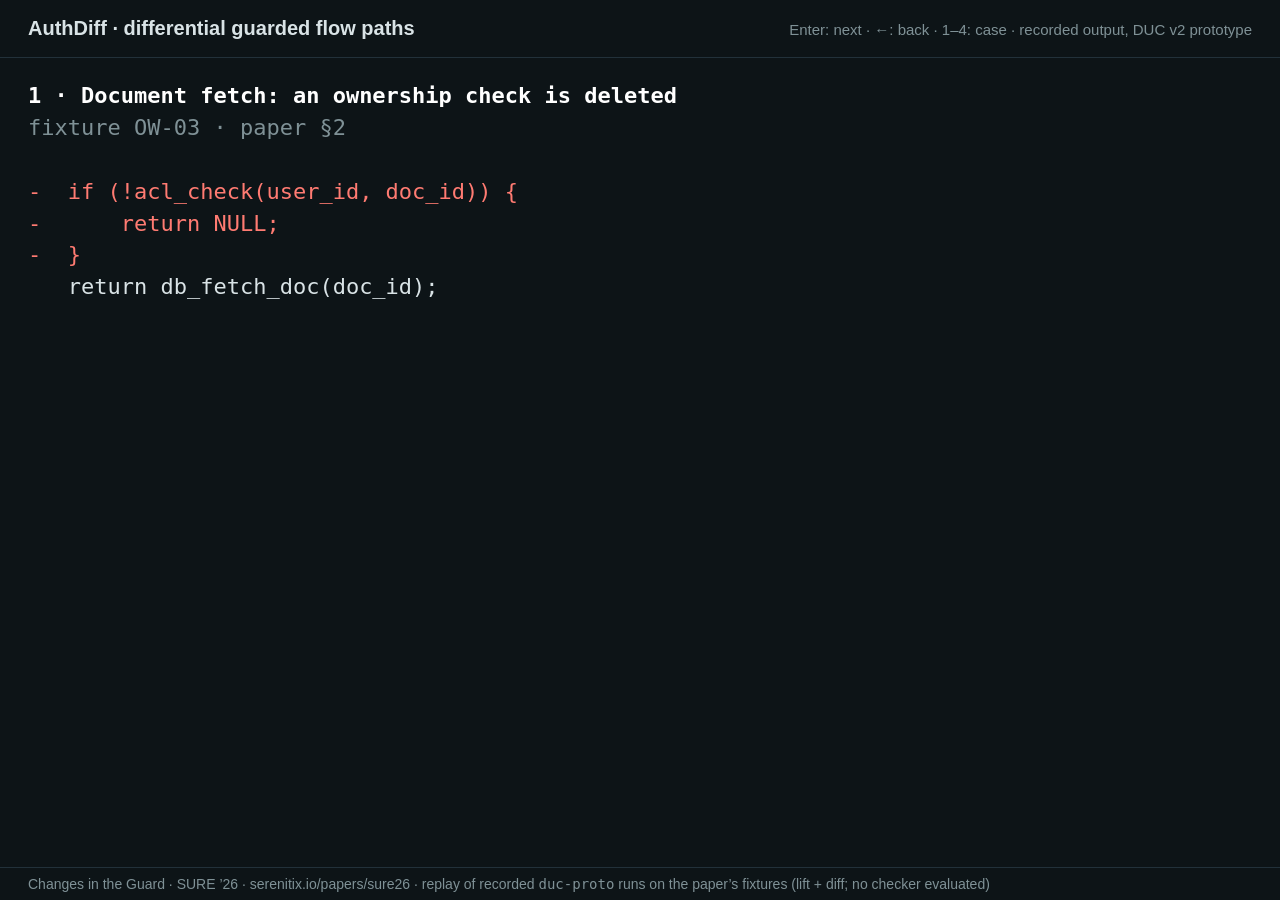
<file: papers/sure26/demo/index.html>
<!--
Abstraction: Terminal replay of the AuthDiff demo for presenting in a browser.
Mechanism: Recorded run-demo.sh sessions embedded as data; Enter/Space/→ advances (type command, then print output); ← goes back; 1–4 jump to a case.
Policy: Recorded output only (DUC v2 prototype, recorded 2026-11-18/19); labelled as such on screen. Offline, no external assets.
Scope: Self demo/index.html (generated by demo/build-replay.py from demo/recorded/case1-4.txt).
Contract: Every output line shown equals a line of the recorded file.
-->
<!doctype html>
<html lang="en"><head><meta charset="utf-8"><meta name="viewport" content="width=device-width, initial-scale=1">
<title>AuthDiff demo · Changes in the Guard</title>
<style>
:root { --bg:#0d1417; --fg:#d9e3e6; --dim:#7f9196; --teal:#5fd1bd; --amber:#f2b866; --red:#ff7b72; --green:#7ee787; }
html,body { margin:0; height:100%; background:var(--bg); color:var(--fg); }
body { font: 22px/1.45 Menlo, "SF Mono", Consolas, monospace; display:flex; flex-direction:column; }
header { padding:14px 28px; border-bottom:1px solid #22313a; display:flex; justify-content:space-between; align-items:baseline; font-family: -apple-system, Helvetica, Arial, sans-serif; }
header .t { font-weight:700; font-size:20px; }
header .h { color:var(--dim); font-size:15px; }
#term { flex:1; overflow-y:auto; padding:22px 28px 60px; white-space:pre; }
.title { color:#fff; font-weight:700; } .sub { color:var(--dim); }
.q { color:#fff; font-weight:700; margin-top:14px; }
.prompt { color:var(--teal); } .cmd { color:#fff; }
.del { color:var(--red); } .add { color:var(--green); }
.guard { color:var(--teal); font-weight:700; }
.new { color:var(--amber); font-weight:700; } .tru { color:var(--amber); }
.cursor { display:inline-block; width:0.6em; background:var(--fg); animation:b 1s steps(1) infinite; }
@keyframes b { 50% { opacity:0; } }
footer { padding:8px 28px; color:var(--dim); font: 14px -apple-system, Helvetica, Arial, sans-serif; border-top:1px solid #22313a; }
</style></head>
<body>
<header><span class="t">AuthDiff · differential guarded flow paths</span><span class="h">Enter: next · ←: back · 1–4: case · recorded output, DUC v2 prototype</span></header>
<div id="term"></div>
<footer>Changes in the Guard · SURE ’26 · serenitix.io/papers/sure26 · replay of recorded <code>duc-proto</code> runs on the paper’s fixtures (lift + diff; no checker evaluated)</footer>
<script>
const CASES = [{"title": "1 · Document fetch: an ownership check is deleted", "sub": "fixture OW-03 · paper §2", "patch": ["-  if (!acl_check(user_id, doc_id)) {", "-      return NULL;", "-  }", "   return db_fetch_doc(doc_id);"], "steps": [{"q": "Before the patch: what governs the fetch?", "cmd": "duc-proto normalize broken_access_control_safe.ll | grep 'db_fetch_doc'", "out": ["  def %doc                   <- call(@db_fetch_doc, %doc_id)    @ %is_ok"]}, {"q": "What can an input reach now, unguarded, that it couldn't before?", "cmd": "duc-proto diff broken_access_control_safe.ll broken_access_control.ll", "out": ["@get_document:", "  NEW capability paths (introduced in after):", "    + %doc_id -> %doc", "        %doc_id --[true]--> %doc", "    + %doc_id -> ret", "        %doc_id --[true]--> %doc --[true]--> ret"]}]}, {"title": "2 · Heartbeat: a length check is deleted", "sub": "fixture DC-03 · model of CVE-2014-0160 (the IR model performs the copy with write)", "patch": ["   uint16_t payload_len = my_ntohs(req);", "-  if (req_len < 2 || (size_t)payload_len > req_len - 2)", "-      return;", "   memcpy(resp, req + 2, payload_len);"], "steps": [{"q": "Before the patch: what governs the copy?", "cmd": "duc-proto normalize heartbleed_toy_safe.ll | grep 'call\\(@write'", "out": ["  def %sent                  <- call(@write, const:1, %payload_len, %req_data)  @ %too_big"]}, {"q": "What can the request reach now, unguarded?", "cmd": "duc-proto diff heartbleed_toy_safe.ll heartbleed_toy.ll", "out": ["@heartbeat_reply:", "  NEW capability paths (introduced in after):", "    + %req -> %req_data", "        %req --[true]--> %req_data", "    + %req -> %sent", "        %req --[true]--> %req_data --[true]--> %sent", "        %req --[true]--> %pl_ptr --[true]--> %payload_len_raw --[true]--> %payload_len --[true]--> %sent", "    + %req -> ret", "        %req --[true]--> %req_data --[true]--> %sent --[true]--> ret", "        %req --[true]--> %pl_ptr --[true]--> %payload_len_raw --[true]--> %payload_len --[true]--> %sent --[true]--> ret"]}]}, {"title": "3 · Ping endpoint: hostname validation is deleted", "sub": "fixture OW-02 · command injection", "patch": ["-  int ok = validate_hostname(host);", "-  if (!ok) return -1;", "   const char *cmd = build_ping_cmd(host);", "   return system(cmd);"], "steps": [{"q": "Before the patch: what governs the shell command?", "cmd": "duc-proto normalize cmd_injection_safe.ll | grep 'build_ping_cmd|@system'", "out": ["  def %cmd                   <- call(@build_ping_cmd, %host)    @ %is_bad", "  def %ret                   <- call(@system, %cmd)             @ %is_bad"]}, {"q": "What can the hostname reach now, unguarded?", "cmd": "duc-proto diff cmd_injection_safe.ll cmd_injection.ll", "out": ["@run_ping:", "  NEW capability paths (introduced in after):", "    + %host -> %cmd", "        %host --[true]--> %cmd", "    + %host -> %ret", "        %host --[true]--> %cmd --[true]--> %ret", "    + %host -> ret", "        %host --[true]--> %cmd --[true]--> %ret --[true]--> ret"]}]}, {"title": "4 · Integer dispatch: the range check goes, and the integer becomes a pointer", "sub": "fixture DC-02 · paper §6.1", "patch": ["-  if (user_val < 0 || user_val > 255)", "-      return -1;", "-  return write(1, safe_buf, (size_t)user_val);", "+  volatile int *dangerous_ptr = (volatile int *)(long)user_val;", "+  int leaked = *dangerous_ptr;", "+  return write(1, safe_buf, (size_t)user_val + leaked);"], "steps": [{"q": "Before the patch: what governs the write?", "cmd": "duc-proto normalize before.ll | grep 'call\\(@write'", "out": ["  def %result                <- call(@write, const:1, %safe_buf, %uval)  @ %cmp_hi"]}, {"q": "What can the integer reach now, unguarded?", "cmd": "duc-proto diff before.ll after.ll", "out": ["@safe_dispatch:", "  NEW capability paths (introduced in after):", "    + %safe_buf -> %result", "        %safe_buf --[true]--> %result", "    + %safe_buf -> ret", "        %safe_buf --[true]--> %result --[true]--> ret", "    + %user_val -> %danger_ptr", "        %user_val --[true]--> %uval64 --[true]--> %danger_ptr", "    + %user_val -> %leaked", "        %user_val --[true]--> %uval64 --[true]--> %danger_ptr --[true]--> %leaked", "    + %user_val -> %result", "        %user_val --[true]--> %write_size --[true]--> %write_size64 --[true]--> %result", "        %user_val --[true]--> %uval64 --[true]--> %danger_ptr --[true]--> %leaked --[true]--> %write_size --[true]--> %write_size64 --[true]--> %result", "    + %user_val -> %uval64", "        %user_val --[true]--> %uval64", "    + %user_val -> %write_size", "        %user_val --[true]--> %write_size", "        %user_val --[true]--> %uval64 --[true]--> %danger_ptr --[true]--> %leaked --[true]--> %write_size", "    + %user_val -> %write_size64", "        %user_val --[true]--> %write_size --[true]--> %write_size64", "        %user_val --[true]--> %uval64 --[true]--> %danger_ptr --[true]--> %leaked --[true]--> %write_size --[true]--> %write_size64", "    + %user_val -> ret", "        %user_val --[true]--> %write_size --[true]--> %write_size64 --[true]--> %result --[true]--> ret", "        %user_val --[true]--> %uval64 --[true]--> %danger_ptr --[true]--> %leaked --[true]--> %write_size --[true]--> %write_size64 --[true]--> %result --[true]--> ret"]}]}];
const term = document.getElementById("term");
const esc = s => s.replace(/&/g,"&amp;").replace(/</g,"&lt;").replace(/>/g,"&gt;");
function colour(line) {
  let h = esc(line);
  if (/^-/.test(line)) return `<span class="del">${h}</span>`;
  if (/^\+/.test(line)) return `<span class="add">${h}</span>`;
  if (/^\s+\+ /.test(line)) return `<span class="new">${h}</span>`;
  h = h.replace(/--\[true\]--&gt;/g, '--<span class="tru">[true]</span>--&gt;');
  h = h.replace(/(@ %[A-Za-z_0-9]+)\s*$/, '<span class="guard">$1</span>');
  return h;
}
// build a flat list of frames per case: 0 = title+patch, then for each step: type command, then output
let ci = 0, fi = 0, busy = false;
function frames(c) { const f = [{k:"patch"}]; c.steps.forEach((s, j) => { f.push({k:"cmd", j}); f.push({k:"out", j}); }); return f; }
function render(upTo, animateLast) {
  const c = CASES[ci], f = frames(c); term.innerHTML = "";
  const add = html => { const d = document.createElement("div"); d.innerHTML = html; term.appendChild(d); return d; };
  for (let i = 0; i <= upTo; i++) {
    const fr = f[i];
    if (fr.k === "patch") { add(`<span class="title">${esc(c.title)}</span>`); add(`<span class="sub">${esc(c.sub)}</span>`); add(" "); c.patch.forEach(l => add(colour(l))); }
    if (fr.k === "cmd") {
      const s = c.steps[fr.j]; add(" "); add(`<span class="q">${esc(s.q)}</span>`);
      const line = add(`<span class="prompt">$ </span><span class="cmd"></span>`);
      const span = line.querySelector(".cmd");
      if (i === upTo && animateLast) { typeOut(span, s.cmd); } else span.textContent = s.cmd;
    }
    if (fr.k === "out") {
      const s = c.steps[fr.j];
      if (i === upTo && animateLast) { printOut(s.out, add); } else s.out.forEach(l => add(colour(l)));
    }
  }
  term.scrollTop = term.scrollHeight;
}
function typeOut(span, text) {
  busy = true; let k = 0; const cur = document.createElement("span"); cur.className = "cursor"; cur.textContent = " ";
  span.after(cur);
  const t = setInterval(() => { span.textContent = text.slice(0, ++k); term.scrollTop = term.scrollHeight;
    if (k >= text.length) { clearInterval(t); cur.remove(); busy = false; } }, 28);
}
function printOut(lines, add) {
  busy = true; let k = 0;
  const t = setInterval(() => { if (k < lines.length) { add(colour(lines[k++])); term.scrollTop = term.scrollHeight; }
    else { clearInterval(t); busy = false; } }, 70);
}
function next() {
  if (busy) return;
  const f = frames(CASES[ci]);
  if (fi < f.length - 1) { fi++; render(fi, true); }
  else if (ci < CASES.length - 1) { ci++; fi = 0; render(0, false); }
}
function back() { if (busy) return; if (fi > 0) { fi--; render(fi, false); } else if (ci > 0) { ci--; fi = frames(CASES[ci]).length - 1; render(fi, false); } }
document.addEventListener("keydown", e => {
  if (e.key === "Enter" || e.key === " " || e.key === "ArrowRight" || e.key === "ArrowDown") { e.preventDefault(); next(); }
  else if (e.key === "ArrowLeft" || e.key === "ArrowUp") { e.preventDefault(); back(); }
  else if (/^[1-4]$/.test(e.key)) { ci = +e.key - 1; fi = 0; render(0, false); }
});
term.addEventListener("click", next);
const h = new URLSearchParams(location.hash.slice(1)); if (h.get("case")) ci = Math.max(0, Math.min(3, +h.get("case") - 1));
if (h.get("step")) fi = Math.max(0, Math.min(frames(CASES[ci]).length - 1, +h.get("step")));
render(fi, false);
</script>
</body></html>
</file>
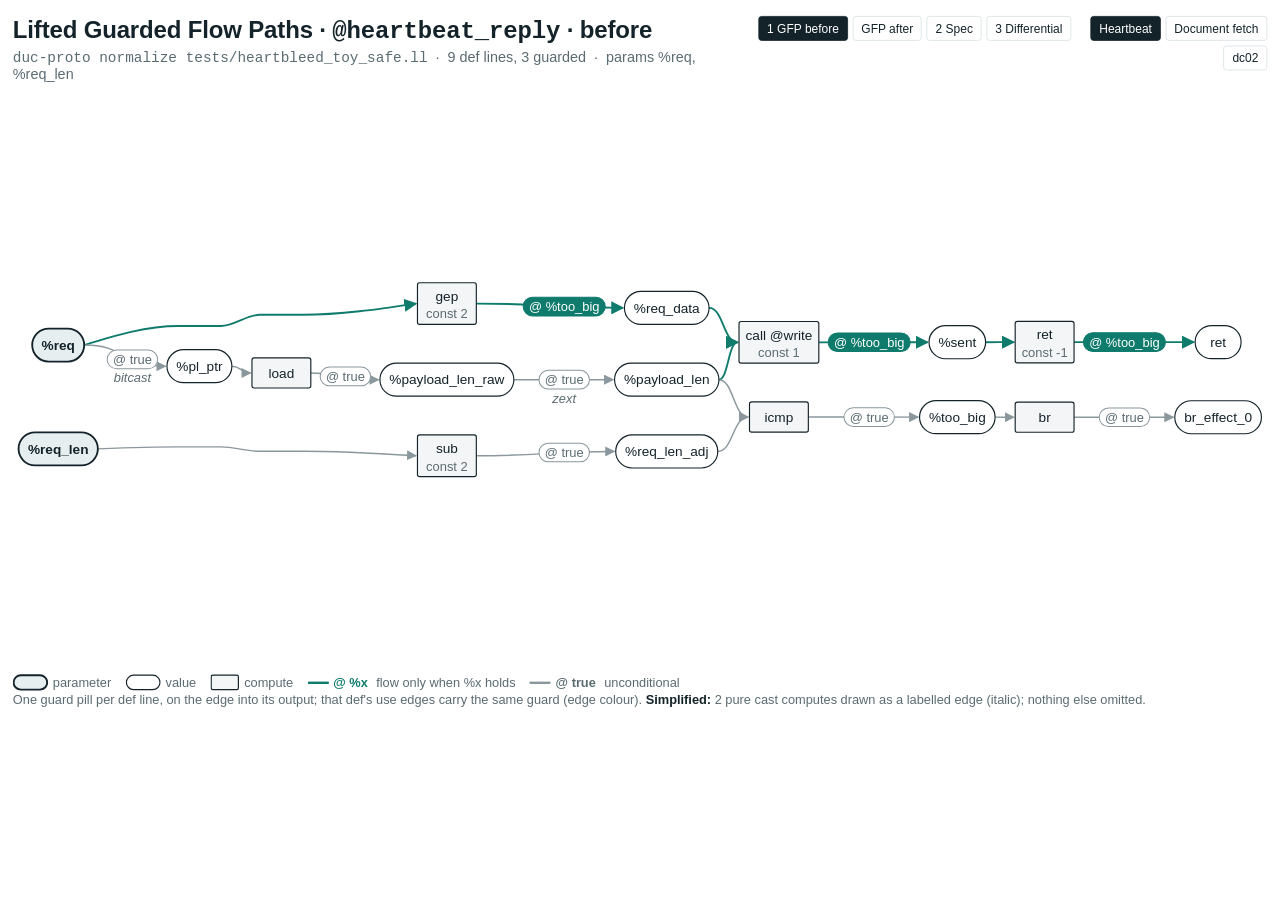
<file: papers/sure26/viewer/index.html>
<!doctype html>
<html lang="en">
<head>
<meta charset="utf-8">
<meta name="viewport" content="width=device-width, initial-scale=1">
<title>DUC Result Viewer</title>
<!--
Abstraction: An offline viewer for duc-proto output: the lifted Guarded Flow
  Paths of one version, a written checker specification, and the differential
  (newly unguarded pairs + witness paths) between two versions.
Mechanism: build.sh inlines D3 v7 and window.DUC_DATA (JSON produced by
  parse_duc.py from duc-proto text). Layered left-to-right layout (longest-path
  layers, dummy nodes for long edges, barycenter ordering) drawn as SVG.
Policy: Draws only parsed output. The single simplification is collapsing a
  pure cast compute (cast:* with one value operand) into a labelled edge; the
  caption says so. The spec view does not evaluate the spec.
Scope: Generated file; edit index.template.html and rerun build.sh.
Contract: Every edge, guard pill, pair and witness hop drawn traces to a line
  of duc-proto output embedded in this file.
Hash params: view=gfp|spec|diff  fixture=<id>  version=before|after
  witness=<pair>.<witness>  shot=1 (hide controls)  casts=0 (no collapsing)
Keys: 1 gfp · 2 spec · 3 diff · b/a version · f next fixture · w next witness
-->
<style>
:root { --ink:#14232a; --muted:#5b6b72; --line:#8a979c; --teal:#0f7b6c; --amber:#d9822b;
        --soft:#f3f5f6; --rule:#d9e0e3; }
* { box-sizing:border-box; }
html, body { margin:0; background:#fff; color:var(--ink); font-family:Arial, Helvetica, sans-serif; }
body { width:100%; height:100vh; overflow:hidden; }
#app { width:1600px; height:900px; padding:20px 16px 14px; display:flex; flex-direction:column; overflow:hidden; }
header { display:flex; align-items:flex-start; justify-content:space-between; gap:24px; }
h1 { font-size:30px; margin:0; font-weight:bold; letter-spacing:-0.2px; }
.sub { font-size:18px; color:var(--muted); margin-top:6px; }
.sub code, code, pre { font-family:Menlo, Consolas, "Courier New", monospace; }
.controls { display:flex; gap:6px; flex-wrap:wrap; justify-content:flex-end; max-width:640px; }
.controls button { font:15px Arial, Helvetica, sans-serif; color:var(--ink); background:#fff; border:1px solid var(--rule);
  border-radius:4px; padding:6px 10px; cursor:pointer; }
.controls button.on { background:var(--ink); color:#fff; border-color:var(--ink); }
.controls .sep { width:12px; }
body.shot .controls { display:none; }
main { flex:1; min-height:0; display:flex; flex-direction:column; margin-top:10px; }
.graph { flex:1; min-height:0; display:flex; align-items:center; justify-content:center; }
.graph svg { display:block; }
footer { font-size:16px; color:var(--muted); line-height:1.35; margin-top:6px; }
footer b { color:var(--ink); font-weight:bold; }
.key { vertical-align:middle; display:inline-flex; align-items:center; gap:6px; margin-right:18px; white-space:nowrap; }
.sw { display:inline-block; width:26px; height:0; border-top:3px solid var(--line); vertical-align:middle; }
/* diff panel */
.pairs { border-top:1px solid var(--rule); padding-top:10px; display:flex; gap:28px; flex:0 0 auto; max-height:290px; overflow-y:auto; }
.pairs h2 { font-size:18px; margin:0 0 6px; }
.pairs .col { flex:1; min-width:0; }
.pairs .stats { flex:0 0 360px; font-size:17px; line-height:1.55; }
.pair { font-family:Menlo, Consolas, monospace; font-size:16px; line-height:1.5; }
.pair .head { font-weight:bold; }
.pair .head .plus { color:var(--amber); }
.wit { padding-left:28px; color:var(--muted); cursor:pointer; white-space:nowrap; overflow:hidden; text-overflow:ellipsis; }
.wit.sel { color:var(--ink); font-weight:bold; background:#fbeedd; border-left:5px solid var(--amber); padding-left:23px; }
.g-teal { color:var(--teal); } .g-amber { color:var(--amber); }
/* spec view */
.spec { display:flex; gap:30px; height:100%; }
.spec .flow { flex:1; display:flex; flex-direction:column; min-width:0; }
.spec .boxes { display:flex; align-items:stretch; gap:0; margin-top:6px; }
.spec .box { flex:1; border:2px solid var(--ink); border-radius:6px; padding:14px 16px; min-width:0; }
.spec .box h3 { margin:0 0 4px; font-size:23px; }
.spec .box .role { font-size:15px; text-transform:uppercase; letter-spacing:1px; color:var(--muted); margin-bottom:8px; }
.spec .box.guard { border-color:var(--teal); }
.spec .box.guard h3 { color:var(--teal); }
.spec .arrow { flex:0 0 46px; display:flex; align-items:center; justify-content:center; font-size:30px; color:var(--muted); }
.spec .item { font-size:19px; line-height:1.4; margin:8px 0; }
.spec .item code { font-size:17px; overflow-wrap:anywhere; background:var(--soft); padding:1px 4px; border-radius:3px; }
.spec .viol { margin-top:12px; border-top:1px solid var(--rule); padding-top:10px; }
.spec .badge { display:inline-block; font-size:16px; border:1.5px dashed var(--muted); color:var(--muted); border-radius:14px; padding:4px 12px; }
.spec .desc { font-size:20px; line-height:1.4; margin:14px 0 0; max-width:900px; }
.spec .msg { font-size:18px; line-height:1.4; color:var(--muted); margin-top:12px; }
.spec .yaml { flex:0 0 690px; display:flex; flex-direction:column; min-height:0; }
.spec .yaml .cap { font-size:16px; color:var(--muted); margin-bottom:6px; }
.spec pre { margin:0; font-size:16px; line-height:1.36; background:var(--soft); border:1px solid var(--rule); border-radius:6px;
  padding:12px 14px; overflow:hidden; flex:0 1 auto; white-space:pre-wrap; overflow-wrap:anywhere; }
#measure { position:absolute; left:-9999px; top:-9999px; }
</style>
</head>
<body>
<div id="app">
  <header>
    <div><h1 id="title"></h1><div class="sub" id="subtitle"></div></div>
    <div class="controls" id="controls"></div>
  </header>
  <main id="main"></main>
  <footer id="footer"></footer>
</div>
<svg id="measure"></svg>
<script>// https://d3js.org v7.9.0 Copyright 2010-2023 Mike Bostock
!function(t,n){"object"==typeof exports&&"undefined"!=typeof module?n(exports):"function"==typeof define&&define.amd?define(["exports"],n):n((t="undefined"!=typeof globalThis?globalThis:t||self).d3=t.d3||{})}(this,(function(t){"use strict";function n(t,n){return null==t||null==n?NaN:t<n?-1:t>n?1:t>=n?0:NaN}function e(t,n){return null==t||null==n?NaN:n<t?-1:n>t?1:n>=t?0:NaN}function r(t){let r,o,a;function u(t,n,e=0,i=t.length){if(e<i){if(0!==r(n,n))return i;do{const r=e+i>>>1;o(t[r],n)<0?e=r+1:i=r}while(e<i)}return e}return 2!==t.length?(r=n,o=(e,r)=>n(t(e),r),a=(n,e)=>t(n)-e):(r=t===n||t===e?t:i,o=t,a=t),{left:u,center:function(t,n,e=0,r=t.length){const i=u(t,n,e,r-1);return i>e&&a(t[i-1],n)>-a(t[i],n)?i-1:i},right:function(t,n,e=0,i=t.length){if(e<i){if(0!==r(n,n))return i;do{const r=e+i>>>1;o(t[r],n)<=0?e=r+1:i=r}while(e<i)}return e}}}function i(){return 0}function o(t){return null===t?NaN:+t}const a=r(n),u=a.right,c=a.left,f=r(o).center;var s=u;const l=d(y),h=d((function(t){const n=y(t);return(t,e,r,i,o)=>{n(t,e,(r<<=2)+0,(i<<=2)+0,o<<=2),n(t,e,r+1,i+1,o),n(t,e,r+2,i+2,o),n(t,e,r+3,i+3,o)}}));function d(t){return function(n,e,r=e){if(!((e=+e)>=0))throw new RangeError("invalid rx");if(!((r=+r)>=0))throw new RangeError("invalid ry");let{data:i,width:o,height:a}=n;if(!((o=Math.floor(o))>=0))throw new RangeError("invalid width");if(!((a=Math.floor(void 0!==a?a:i.length/o))>=0))throw new RangeError("invalid height");if(!o||!a||!e&&!r)return n;const u=e&&t(e),c=r&&t(r),f=i.slice();return u&&c?(p(u,f,i,o,a),p(u,i,f,o,a),p(u,f,i,o,a),g(c,i,f,o,a),g(c,f,i,o,a),g(c,i,f,o,a)):u?(p(u,i,f,o,a),p(u,f,i,o,a),p(u,i,f,o,a)):c&&(g(c,i,f,o,a),g(c,f,i,o,a),g(c,i,f,o,a)),n}}function p(t,n,e,r,i){for(let o=0,a=r*i;o<a;)t(n,e,o,o+=r,1)}function g(t,n,e,r,i){for(let o=0,a=r*i;o<r;++o)t(n,e,o,o+a,r)}function y(t){const n=Math.floor(t);if(n===t)return function(t){const n=2*t+1;return(e,r,i,o,a)=>{if(!((o-=a)>=i))return;let u=t*r[i];const c=a*t;for(let t=i,n=i+c;t<n;t+=a)u+=r[Math.min(o,t)];for(let t=i,f=o;t<=f;t+=a)u+=r[Math.min(o,t+c)],e[t]=u/n,u-=r[Math.max(i,t-c)]}}(t);const e=t-n,r=2*t+1;return(t,i,o,a,u)=>{if(!((a-=u)>=o))return;let c=n*i[o];const f=u*n,s=f+u;for(let t=o,n=o+f;t<n;t+=u)c+=i[Math.min(a,t)];for(let n=o,l=a;n<=l;n+=u)c+=i[Math.min(a,n+f)],t[n]=(c+e*(i[Math.max(o,n-s)]+i[Math.min(a,n+s)]))/r,c-=i[Math.max(o,n-f)]}}function v(t,n){let e=0;if(void 0===n)for(let n of t)null!=n&&(n=+n)>=n&&++e;else{let r=-1;for(let i of t)null!=(i=n(i,++r,t))&&(i=+i)>=i&&++e}return e}function _(t){return 0|t.length}function b(t){return!(t>0)}function m(t){return"object"!=typeof t||"length"in t?t:Array.from(t)}function x(t,n){let e,r=0,i=0,o=0;if(void 0===n)for(let n of t)null!=n&&(n=+n)>=n&&(e=n-i,i+=e/++r,o+=e*(n-i));else{let a=-1;for(let u of t)null!=(u=n(u,++a,t))&&(u=+u)>=u&&(e=u-i,i+=e/++r,o+=e*(u-i))}if(r>1)return o/(r-1)}function w(t,n){const e=x(t,n);return e?Math.sqrt(e):e}function M(t,n){let e,r;if(void 0===n)for(const n of t)null!=n&&(void 0===e?n>=n&&(e=r=n):(e>n&&(e=n),r<n&&(r=n)));else{let i=-1;for(let o of t)null!=(o=n(o,++i,t))&&(void 0===e?o>=o&&(e=r=o):(e>o&&(e=o),r<o&&(r=o)))}return[e,r]}class T{constructor(){this._partials=new Float64Array(32),this._n=0}add(t){const n=this._partials;let e=0;for(let r=0;r<this._n&&r<32;r++){const i=n[r],o=t+i,a=Math.abs(t)<Math.abs(i)?t-(o-i):i-(o-t);a&&(n[e++]=a),t=o}return n[e]=t,this._n=e+1,this}valueOf(){const t=this._partials;let n,e,r,i=this._n,o=0;if(i>0){for(o=t[--i];i>0&&(n=o,e=t[--i],o=n+e,r=e-(o-n),!r););i>0&&(r<0&&t[i-1]<0||r>0&&t[i-1]>0)&&(e=2*r,n=o+e,e==n-o&&(o=n))}return o}}class InternMap extends Map{constructor(t,n=N){if(super(),Object.defineProperties(this,{_intern:{value:new Map},_key:{value:n}}),null!=t)for(const[n,e]of t)this.set(n,e)}get(t){return super.get(A(this,t))}has(t){return super.has(A(this,t))}set(t,n){return super.set(S(this,t),n)}delete(t){return super.delete(E(this,t))}}class InternSet extends Set{constructor(t,n=N){if(super(),Object.defineProperties(this,{_intern:{value:new Map},_key:{value:n}}),null!=t)for(const n of t)this.add(n)}has(t){return super.has(A(this,t))}add(t){return super.add(S(this,t))}delete(t){return super.delete(E(this,t))}}function A({_intern:t,_key:n},e){const r=n(e);return t.has(r)?t.get(r):e}function S({_intern:t,_key:n},e){const r=n(e);return t.has(r)?t.get(r):(t.set(r,e),e)}function E({_intern:t,_key:n},e){const r=n(e);return t.has(r)&&(e=t.get(r),t.delete(r)),e}function N(t){return null!==t&&"object"==typeof t?t.valueOf():t}function k(t){return t}function C(t,...n){return F(t,k,k,n)}function P(t,...n){return F(t,Array.from,k,n)}function z(t,n){for(let e=1,r=n.length;e<r;++e)t=t.flatMap((t=>t.pop().map((([n,e])=>[...t,n,e]))));return t}function $(t,n,...e){return F(t,k,n,e)}function D(t,n,...e){return F(t,Array.from,n,e)}function R(t){if(1!==t.length)throw new Error("duplicate key");return t[0]}function F(t,n,e,r){return function t(i,o){if(o>=r.length)return e(i);const a=new InternMap,u=r[o++];let c=-1;for(const t of i){const n=u(t,++c,i),e=a.get(n);e?e.push(t):a.set(n,[t])}for(const[n,e]of a)a.set(n,t(e,o));return n(a)}(t,0)}function q(t,n){return Array.from(n,(n=>t[n]))}function U(t,...n){if("function"!=typeof t[Symbol.iterator])throw new TypeError("values is not iterable");t=Array.from(t);let[e]=n;if(e&&2!==e.length||n.length>1){const r=Uint32Array.from(t,((t,n)=>n));return n.length>1?(n=n.map((n=>t.map(n))),r.sort(((t,e)=>{for(const r of n){const n=O(r[t],r[e]);if(n)return n}}))):(e=t.map(e),r.sort(((t,n)=>O(e[t],e[n])))),q(t,r)}return t.sort(I(e))}function I(t=n){if(t===n)return O;if("function"!=typeof t)throw new TypeError("compare is not a function");return(n,e)=>{const r=t(n,e);return r||0===r?r:(0===t(e,e))-(0===t(n,n))}}function O(t,n){return(null==t||!(t>=t))-(null==n||!(n>=n))||(t<n?-1:t>n?1:0)}var B=Array.prototype.slice;function Y(t){return()=>t}const L=Math.sqrt(50),j=Math.sqrt(10),H=Math.sqrt(2);function X(t,n,e){const r=(n-t)/Math.max(0,e),i=Math.floor(Math.log10(r)),o=r/Math.pow(10,i),a=o>=L?10:o>=j?5:o>=H?2:1;let u,c,f;return i<0?(f=Math.pow(10,-i)/a,u=Math.round(t*f),c=Math.round(n*f),u/f<t&&++u,c/f>n&&--c,f=-f):(f=Math.pow(10,i)*a,u=Math.round(t/f),c=Math.round(n/f),u*f<t&&++u,c*f>n&&--c),c<u&&.5<=e&&e<2?X(t,n,2*e):[u,c,f]}function G(t,n,e){if(!((e=+e)>0))return[];if((t=+t)===(n=+n))return[t];const r=n<t,[i,o,a]=r?X(n,t,e):X(t,n,e);if(!(o>=i))return[];const u=o-i+1,c=new Array(u);if(r)if(a<0)for(let t=0;t<u;++t)c[t]=(o-t)/-a;else for(let t=0;t<u;++t)c[t]=(o-t)*a;else if(a<0)for(let t=0;t<u;++t)c[t]=(i+t)/-a;else for(let t=0;t<u;++t)c[t]=(i+t)*a;return c}function V(t,n,e){return X(t=+t,n=+n,e=+e)[2]}function W(t,n,e){e=+e;const r=(n=+n)<(t=+t),i=r?V(n,t,e):V(t,n,e);return(r?-1:1)*(i<0?1/-i:i)}function Z(t,n,e){let r;for(;;){const i=V(t,n,e);if(i===r||0===i||!isFinite(i))return[t,n];i>0?(t=Math.floor(t/i)*i,n=Math.ceil(n/i)*i):i<0&&(t=Math.ceil(t*i)/i,n=Math.floor(n*i)/i),r=i}}function K(t){return Math.max(1,Math.ceil(Math.log(v(t))/Math.LN2)+1)}function Q(){var t=k,n=M,e=K;function r(r){Array.isArray(r)||(r=Array.from(r));var i,o,a,u=r.length,c=new Array(u);for(i=0;i<u;++i)c[i]=t(r[i],i,r);var f=n(c),l=f[0],h=f[1],d=e(c,l,h);if(!Array.isArray(d)){const t=h,e=+d;if(n===M&&([l,h]=Z(l,h,e)),(d=G(l,h,e))[0]<=l&&(a=V(l,h,e)),d[d.length-1]>=h)if(t>=h&&n===M){const t=V(l,h,e);isFinite(t)&&(t>0?h=(Math.floor(h/t)+1)*t:t<0&&(h=(Math.ceil(h*-t)+1)/-t))}else d.pop()}for(var p=d.length,g=0,y=p;d[g]<=l;)++g;for(;d[y-1]>h;)--y;(g||y<p)&&(d=d.slice(g,y),p=y-g);var v,_=new Array(p+1);for(i=0;i<=p;++i)(v=_[i]=[]).x0=i>0?d[i-1]:l,v.x1=i<p?d[i]:h;if(isFinite(a)){if(a>0)for(i=0;i<u;++i)null!=(o=c[i])&&l<=o&&o<=h&&_[Math.min(p,Math.floor((o-l)/a))].push(r[i]);else if(a<0)for(i=0;i<u;++i)if(null!=(o=c[i])&&l<=o&&o<=h){const t=Math.floor((l-o)*a);_[Math.min(p,t+(d[t]<=o))].push(r[i])}}else for(i=0;i<u;++i)null!=(o=c[i])&&l<=o&&o<=h&&_[s(d,o,0,p)].push(r[i]);return _}return r.value=function(n){return arguments.length?(t="function"==typeof n?n:Y(n),r):t},r.domain=function(t){return arguments.length?(n="function"==typeof t?t:Y([t[0],t[1]]),r):n},r.thresholds=function(t){return arguments.length?(e="function"==typeof t?t:Y(Array.isArray(t)?B.call(t):t),r):e},r}function J(t,n){let e;if(void 0===n)for(const n of t)null!=n&&(e<n||void 0===e&&n>=n)&&(e=n);else{let r=-1;for(let i of t)null!=(i=n(i,++r,t))&&(e<i||void 0===e&&i>=i)&&(e=i)}return e}function tt(t,n){let e,r=-1,i=-1;if(void 0===n)for(const n of t)++i,null!=n&&(e<n||void 0===e&&n>=n)&&(e=n,r=i);else for(let o of t)null!=(o=n(o,++i,t))&&(e<o||void 0===e&&o>=o)&&(e=o,r=i);return r}function nt(t,n){let e;if(void 0===n)for(const n of t)null!=n&&(e>n||void 0===e&&n>=n)&&(e=n);else{let r=-1;for(let i of t)null!=(i=n(i,++r,t))&&(e>i||void 0===e&&i>=i)&&(e=i)}return e}function et(t,n){let e,r=-1,i=-1;if(void 0===n)for(const n of t)++i,null!=n&&(e>n||void 0===e&&n>=n)&&(e=n,r=i);else for(let o of t)null!=(o=n(o,++i,t))&&(e>o||void 0===e&&o>=o)&&(e=o,r=i);return r}function rt(t,n,e=0,r=1/0,i){if(n=Math.floor(n),e=Math.floor(Math.max(0,e)),r=Math.floor(Math.min(t.length-1,r)),!(e<=n&&n<=r))return t;for(i=void 0===i?O:I(i);r>e;){if(r-e>600){const o=r-e+1,a=n-e+1,u=Math.log(o),c=.5*Math.exp(2*u/3),f=.5*Math.sqrt(u*c*(o-c)/o)*(a-o/2<0?-1:1);rt(t,n,Math.max(e,Math.floor(n-a*c/o+f)),Math.min(r,Math.floor(n+(o-a)*c/o+f)),i)}const o=t[n];let a=e,u=r;for(it(t,e,n),i(t[r],o)>0&&it(t,e,r);a<u;){for(it(t,a,u),++a,--u;i(t[a],o)<0;)++a;for(;i(t[u],o)>0;)--u}0===i(t[e],o)?it(t,e,u):(++u,it(t,u,r)),u<=n&&(e=u+1),n<=u&&(r=u-1)}return t}function it(t,n,e){const r=t[n];t[n]=t[e],t[e]=r}function ot(t,e=n){let r,i=!1;if(1===e.length){let o;for(const a of t){const t=e(a);(i?n(t,o)>0:0===n(t,t))&&(r=a,o=t,i=!0)}}else for(const n of t)(i?e(n,r)>0:0===e(n,n))&&(r=n,i=!0);return r}function at(t,n,e){if(t=Float64Array.from(function*(t,n){if(void 0===n)for(let n of t)null!=n&&(n=+n)>=n&&(yield n);else{let e=-1;for(let r of t)null!=(r=n(r,++e,t))&&(r=+r)>=r&&(yield r)}}(t,e)),(r=t.length)&&!isNaN(n=+n)){if(n<=0||r<2)return nt(t);if(n>=1)return J(t);var r,i=(r-1)*n,o=Math.floor(i),a=J(rt(t,o).subarray(0,o+1));return a+(nt(t.subarray(o+1))-a)*(i-o)}}function ut(t,n,e=o){if((r=t.length)&&!isNaN(n=+n)){if(n<=0||r<2)return+e(t[0],0,t);if(n>=1)return+e(t[r-1],r-1,t);var r,i=(r-1)*n,a=Math.floor(i),u=+e(t[a],a,t);return u+(+e(t[a+1],a+1,t)-u)*(i-a)}}function ct(t,n,e=o){if(!isNaN(n=+n)){if(r=Float64Array.from(t,((n,r)=>o(e(t[r],r,t)))),n<=0)return et(r);if(n>=1)return tt(r);var r,i=Uint32Array.from(t,((t,n)=>n)),a=r.length-1,u=Math.floor(a*n);return rt(i,u,0,a,((t,n)=>O(r[t],r[n]))),(u=ot(i.subarray(0,u+1),(t=>r[t])))>=0?u:-1}}function ft(t){return Array.from(function*(t){for(const n of t)yield*n}(t))}function st(t,n){return[t,n]}function lt(t,n,e){t=+t,n=+n,e=(i=arguments.length)<2?(n=t,t=0,1):i<3?1:+e;for(var r=-1,i=0|Math.max(0,Math.ceil((n-t)/e)),o=new Array(i);++r<i;)o[r]=t+r*e;return o}function ht(t,e=n){if(1===e.length)return et(t,e);let r,i=-1,o=-1;for(const n of t)++o,(i<0?0===e(n,n):e(n,r)<0)&&(r=n,i=o);return i}var dt=pt(Math.random);function pt(t){return function(n,e=0,r=n.length){let i=r-(e=+e);for(;i;){const r=t()*i--|0,o=n[i+e];n[i+e]=n[r+e],n[r+e]=o}return n}}function gt(t){if(!(i=t.length))return[];for(var n=-1,e=nt(t,yt),r=new Array(e);++n<e;)for(var i,o=-1,a=r[n]=new Array(i);++o<i;)a[o]=t[o][n];return r}function yt(t){return t.length}function vt(t){return t instanceof InternSet?t:new InternSet(t)}function _t(t,n){const e=t[Symbol.iterator](),r=new Set;for(const t of n){const n=bt(t);if(r.has(n))continue;let i,o;for(;({value:i,done:o}=e.next());){if(o)return!1;const t=bt(i);if(r.add(t),Object.is(n,t))break}}return!0}function bt(t){return null!==t&&"object"==typeof t?t.valueOf():t}function mt(t){return t}var xt=1,wt=2,Mt=3,Tt=4,At=1e-6;function St(t){return"translate("+t+",0)"}function Et(t){return"translate(0,"+t+")"}function Nt(t){return n=>+t(n)}function kt(t,n){return n=Math.max(0,t.bandwidth()-2*n)/2,t.round()&&(n=Math.round(n)),e=>+t(e)+n}function Ct(){return!this.__axis}function Pt(t,n){var e=[],r=null,i=null,o=6,a=6,u=3,c="undefined"!=typeof window&&window.devicePixelRatio>1?0:.5,f=t===xt||t===Tt?-1:1,s=t===Tt||t===wt?"x":"y",l=t===xt||t===Mt?St:Et;function h(h){var d=null==r?n.ticks?n.ticks.apply(n,e):n.domain():r,p=null==i?n.tickFormat?n.tickFormat.apply(n,e):mt:i,g=Math.max(o,0)+u,y=n.range(),v=+y[0]+c,_=+y[y.length-1]+c,b=(n.bandwidth?kt:Nt)(n.copy(),c),m=h.selection?h.selection():h,x=m.selectAll(".domain").data([null]),w=m.selectAll(".tick").data(d,n).order(),M=w.exit(),T=w.enter().append("g").attr("class","tick"),A=w.select("line"),S=w.select("text");x=x.merge(x.enter().insert("path",".tick").attr("class","domain").attr("stroke","currentColor")),w=w.merge(T),A=A.merge(T.append("line").attr("stroke","currentColor").attr(s+"2",f*o)),S=S.merge(T.append("text").attr("fill","currentColor").attr(s,f*g).attr("dy",t===xt?"0em":t===Mt?"0.71em":"0.32em")),h!==m&&(x=x.transition(h),w=w.transition(h),A=A.transition(h),S=S.transition(h),M=M.transition(h).attr("opacity",At).attr("transform",(function(t){return isFinite(t=b(t))?l(t+c):this.getAttribute("transform")})),T.attr("opacity",At).attr("transform",(function(t){var n=this.parentNode.__axis;return l((n&&isFinite(n=n(t))?n:b(t))+c)}))),M.remove(),x.attr("d",t===Tt||t===wt?a?"M"+f*a+","+v+"H"+c+"V"+_+"H"+f*a:"M"+c+","+v+"V"+_:a?"M"+v+","+f*a+"V"+c+"H"+_+"V"+f*a:"M"+v+","+c+"H"+_),w.attr("opacity",1).attr("transform",(function(t){return l(b(t)+c)})),A.attr(s+"2",f*o),S.attr(s,f*g).text(p),m.filter(Ct).attr("fill","none").attr("font-size",10).attr("font-family","sans-serif").attr("text-anchor",t===wt?"start":t===Tt?"end":"middle"),m.each((function(){this.__axis=b}))}return h.scale=function(t){return arguments.length?(n=t,h):n},h.ticks=function(){return e=Array.from(arguments),h},h.tickArguments=function(t){return arguments.length?(e=null==t?[]:Array.from(t),h):e.slice()},h.tickValues=function(t){return arguments.length?(r=null==t?null:Array.from(t),h):r&&r.slice()},h.tickFormat=function(t){return arguments.length?(i=t,h):i},h.tickSize=function(t){return arguments.length?(o=a=+t,h):o},h.tickSizeInner=function(t){return arguments.length?(o=+t,h):o},h.tickSizeOuter=function(t){return arguments.length?(a=+t,h):a},h.tickPadding=function(t){return arguments.length?(u=+t,h):u},h.offset=function(t){return arguments.length?(c=+t,h):c},h}var zt={value:()=>{}};function $t(){for(var t,n=0,e=arguments.length,r={};n<e;++n){if(!(t=arguments[n]+"")||t in r||/[\s.]/.test(t))throw new Error("illegal type: "+t);r[t]=[]}return new Dt(r)}function Dt(t){this._=t}function Rt(t,n){for(var e,r=0,i=t.length;r<i;++r)if((e=t[r]).name===n)return e.value}function Ft(t,n,e){for(var r=0,i=t.length;r<i;++r)if(t[r].name===n){t[r]=zt,t=t.slice(0,r).concat(t.slice(r+1));break}return null!=e&&t.push({name:n,value:e}),t}Dt.prototype=$t.prototype={constructor:Dt,on:function(t,n){var e,r,i=this._,o=(r=i,(t+"").trim().split(/^|\s+/).map((function(t){var n="",e=t.indexOf(".");if(e>=0&&(n=t.slice(e+1),t=t.slice(0,e)),t&&!r.hasOwnProperty(t))throw new Error("unknown type: "+t);return{type:t,name:n}}))),a=-1,u=o.length;if(!(arguments.length<2)){if(null!=n&&"function"!=typeof n)throw new Error("invalid callback: "+n);for(;++a<u;)if(e=(t=o[a]).type)i[e]=Ft(i[e],t.name,n);else if(null==n)for(e in i)i[e]=Ft(i[e],t.name,null);return this}for(;++a<u;)if((e=(t=o[a]).type)&&(e=Rt(i[e],t.name)))return e},copy:function(){var t={},n=this._;for(var e in n)t[e]=n[e].slice();return new Dt(t)},call:function(t,n){if((e=arguments.length-2)>0)for(var e,r,i=new Array(e),o=0;o<e;++o)i[o]=arguments[o+2];if(!this._.hasOwnProperty(t))throw new Error("unknown type: "+t);for(o=0,e=(r=this._[t]).length;o<e;++o)r[o].value.apply(n,i)},apply:function(t,n,e){if(!this._.hasOwnProperty(t))throw new Error("unknown type: "+t);for(var r=this._[t],i=0,o=r.length;i<o;++i)r[i].value.apply(n,e)}};var qt="http://www.w3.org/1999/xhtml",Ut={svg:"http://www.w3.org/2000/svg",xhtml:qt,xlink:"http://www.w3.org/1999/xlink",xml:"http://www.w3.org/XML/1998/namespace",xmlns:"http://www.w3.org/2000/xmlns/"};function It(t){var n=t+="",e=n.indexOf(":");return e>=0&&"xmlns"!==(n=t.slice(0,e))&&(t=t.slice(e+1)),Ut.hasOwnProperty(n)?{space:Ut[n],local:t}:t}function Ot(t){return function(){var n=this.ownerDocument,e=this.namespaceURI;return e===qt&&n.documentElement.namespaceURI===qt?n.createElement(t):n.createElementNS(e,t)}}function Bt(t){return function(){return this.ownerDocument.createElementNS(t.space,t.local)}}function Yt(t){var n=It(t);return(n.local?Bt:Ot)(n)}function Lt(){}function jt(t){return null==t?Lt:function(){return this.querySelector(t)}}function Ht(t){return null==t?[]:Array.isArray(t)?t:Array.from(t)}function Xt(){return[]}function Gt(t){return null==t?Xt:function(){return this.querySelectorAll(t)}}function Vt(t){return function(){return this.matches(t)}}function Wt(t){return function(n){return n.matches(t)}}var Zt=Array.prototype.find;function Kt(){return this.firstElementChild}var Qt=Array.prototype.filter;function Jt(){return Array.from(this.children)}function tn(t){return new Array(t.length)}function nn(t,n){this.ownerDocument=t.ownerDocument,this.namespaceURI=t.namespaceURI,this._next=null,this._parent=t,this.__data__=n}function en(t,n,e,r,i,o){for(var a,u=0,c=n.length,f=o.length;u<f;++u)(a=n[u])?(a.__data__=o[u],r[u]=a):e[u]=new nn(t,o[u]);for(;u<c;++u)(a=n[u])&&(i[u]=a)}function rn(t,n,e,r,i,o,a){var u,c,f,s=new Map,l=n.length,h=o.length,d=new Array(l);for(u=0;u<l;++u)(c=n[u])&&(d[u]=f=a.call(c,c.__data__,u,n)+"",s.has(f)?i[u]=c:s.set(f,c));for(u=0;u<h;++u)f=a.call(t,o[u],u,o)+"",(c=s.get(f))?(r[u]=c,c.__data__=o[u],s.delete(f)):e[u]=new nn(t,o[u]);for(u=0;u<l;++u)(c=n[u])&&s.get(d[u])===c&&(i[u]=c)}function on(t){return t.__data__}function an(t){return"object"==typeof t&&"length"in t?t:Array.from(t)}function un(t,n){return t<n?-1:t>n?1:t>=n?0:NaN}function cn(t){return function(){this.removeAttribute(t)}}function fn(t){return function(){this.removeAttributeNS(t.space,t.local)}}function sn(t,n){return function(){this.setAttribute(t,n)}}function ln(t,n){return function(){this.setAttributeNS(t.space,t.local,n)}}function hn(t,n){return function(){var e=n.apply(this,arguments);null==e?this.removeAttribute(t):this.setAttribute(t,e)}}function dn(t,n){return function(){var e=n.apply(this,arguments);null==e?this.removeAttributeNS(t.space,t.local):this.setAttributeNS(t.space,t.local,e)}}function pn(t){return t.ownerDocument&&t.ownerDocument.defaultView||t.document&&t||t.defaultView}function gn(t){return function(){this.style.removeProperty(t)}}function yn(t,n,e){return function(){this.style.setProperty(t,n,e)}}function vn(t,n,e){return function(){var r=n.apply(this,arguments);null==r?this.style.removeProperty(t):this.style.setProperty(t,r,e)}}function _n(t,n){return t.style.getPropertyValue(n)||pn(t).getComputedStyle(t,null).getPropertyValue(n)}function bn(t){return function(){delete this[t]}}function mn(t,n){return function(){this[t]=n}}function xn(t,n){return function(){var e=n.apply(this,arguments);null==e?delete this[t]:this[t]=e}}function wn(t){return t.trim().split(/^|\s+/)}function Mn(t){return t.classList||new Tn(t)}function Tn(t){this._node=t,this._names=wn(t.getAttribute("class")||"")}function An(t,n){for(var e=Mn(t),r=-1,i=n.length;++r<i;)e.add(n[r])}function Sn(t,n){for(var e=Mn(t),r=-1,i=n.length;++r<i;)e.remove(n[r])}function En(t){return function(){An(this,t)}}function Nn(t){return function(){Sn(this,t)}}function kn(t,n){return function(){(n.apply(this,arguments)?An:Sn)(this,t)}}function Cn(){this.textContent=""}function Pn(t){return function(){this.textContent=t}}function zn(t){return function(){var n=t.apply(this,arguments);this.textContent=null==n?"":n}}function $n(){this.innerHTML=""}function Dn(t){return function(){this.innerHTML=t}}function Rn(t){return function(){var n=t.apply(this,arguments);this.innerHTML=null==n?"":n}}function Fn(){this.nextSibling&&this.parentNode.appendChild(this)}function qn(){this.previousSibling&&this.parentNode.insertBefore(this,this.parentNode.firstChild)}function Un(){return null}function In(){var t=this.parentNode;t&&t.removeChild(this)}function On(){var t=this.cloneNode(!1),n=this.parentNode;return n?n.insertBefore(t,this.nextSibling):t}function Bn(){var t=this.cloneNode(!0),n=this.parentNode;return n?n.insertBefore(t,this.nextSibling):t}function Yn(t){return function(){var n=this.__on;if(n){for(var e,r=0,i=-1,o=n.length;r<o;++r)e=n[r],t.type&&e.type!==t.type||e.name!==t.name?n[++i]=e:this.removeEventListener(e.type,e.listener,e.options);++i?n.length=i:delete this.__on}}}function Ln(t,n,e){return function(){var r,i=this.__on,o=function(t){return function(n){t.call(this,n,this.__data__)}}(n);if(i)for(var a=0,u=i.length;a<u;++a)if((r=i[a]).type===t.type&&r.name===t.name)return this.removeEventListener(r.type,r.listener,r.options),this.addEventListener(r.type,r.listener=o,r.options=e),void(r.value=n);this.addEventListener(t.type,o,e),r={type:t.type,name:t.name,value:n,listener:o,options:e},i?i.push(r):this.__on=[r]}}function jn(t,n,e){var r=pn(t),i=r.CustomEvent;"function"==typeof i?i=new i(n,e):(i=r.document.createEvent("Event"),e?(i.initEvent(n,e.bubbles,e.cancelable),i.detail=e.detail):i.initEvent(n,!1,!1)),t.dispatchEvent(i)}function Hn(t,n){return function(){return jn(this,t,n)}}function Xn(t,n){return function(){return jn(this,t,n.apply(this,arguments))}}nn.prototype={constructor:nn,appendChild:function(t){return this._parent.insertBefore(t,this._next)},insertBefore:function(t,n){return this._parent.insertBefore(t,n)},querySelector:function(t){return this._parent.querySelector(t)},querySelectorAll:function(t){return this._parent.querySelectorAll(t)}},Tn.prototype={add:function(t){this._names.indexOf(t)<0&&(this._names.push(t),this._node.setAttribute("class",this._names.join(" ")))},remove:function(t){var n=this._names.indexOf(t);n>=0&&(this._names.splice(n,1),this._node.setAttribute("class",this._names.join(" ")))},contains:function(t){return this._names.indexOf(t)>=0}};var Gn=[null];function Vn(t,n){this._groups=t,this._parents=n}function Wn(){return new Vn([[document.documentElement]],Gn)}function Zn(t){return"string"==typeof t?new Vn([[document.querySelector(t)]],[document.documentElement]):new Vn([[t]],Gn)}Vn.prototype=Wn.prototype={constructor:Vn,select:function(t){"function"!=typeof t&&(t=jt(t));for(var n=this._groups,e=n.length,r=new Array(e),i=0;i<e;++i)for(var o,a,u=n[i],c=u.length,f=r[i]=new Array(c),s=0;s<c;++s)(o=u[s])&&(a=t.call(o,o.__data__,s,u))&&("__data__"in o&&(a.__data__=o.__data__),f[s]=a);return new Vn(r,this._parents)},selectAll:function(t){t="function"==typeof t?function(t){return function(){return Ht(t.apply(this,arguments))}}(t):Gt(t);for(var n=this._groups,e=n.length,r=[],i=[],o=0;o<e;++o)for(var a,u=n[o],c=u.length,f=0;f<c;++f)(a=u[f])&&(r.push(t.call(a,a.__data__,f,u)),i.push(a));return new Vn(r,i)},selectChild:function(t){return this.select(null==t?Kt:function(t){return function(){return Zt.call(this.children,t)}}("function"==typeof t?t:Wt(t)))},selectChildren:function(t){return this.selectAll(null==t?Jt:function(t){return function(){return Qt.call(this.children,t)}}("function"==typeof t?t:Wt(t)))},filter:function(t){"function"!=typeof t&&(t=Vt(t));for(var n=this._groups,e=n.length,r=new Array(e),i=0;i<e;++i)for(var o,a=n[i],u=a.length,c=r[i]=[],f=0;f<u;++f)(o=a[f])&&t.call(o,o.__data__,f,a)&&c.push(o);return new Vn(r,this._parents)},data:function(t,n){if(!arguments.length)return Array.from(this,on);var e=n?rn:en,r=this._parents,i=this._groups;"function"!=typeof t&&(t=function(t){return function(){return t}}(t));for(var o=i.length,a=new Array(o),u=new Array(o),c=new Array(o),f=0;f<o;++f){var s=r[f],l=i[f],h=l.length,d=an(t.call(s,s&&s.__data__,f,r)),p=d.length,g=u[f]=new Array(p),y=a[f]=new Array(p);e(s,l,g,y,c[f]=new Array(h),d,n);for(var v,_,b=0,m=0;b<p;++b)if(v=g[b]){for(b>=m&&(m=b+1);!(_=y[m])&&++m<p;);v._next=_||null}}return(a=new Vn(a,r))._enter=u,a._exit=c,a},enter:function(){return new Vn(this._enter||this._groups.map(tn),this._parents)},exit:function(){return new Vn(this._exit||this._groups.map(tn),this._parents)},join:function(t,n,e){var r=this.enter(),i=this,o=this.exit();return"function"==typeof t?(r=t(r))&&(r=r.selection()):r=r.append(t+""),null!=n&&(i=n(i))&&(i=i.selection()),null==e?o.remove():e(o),r&&i?r.merge(i).order():i},merge:function(t){for(var n=t.selection?t.selection():t,e=this._groups,r=n._groups,i=e.length,o=r.length,a=Math.min(i,o),u=new Array(i),c=0;c<a;++c)for(var f,s=e[c],l=r[c],h=s.length,d=u[c]=new Array(h),p=0;p<h;++p)(f=s[p]||l[p])&&(d[p]=f);for(;c<i;++c)u[c]=e[c];return new Vn(u,this._parents)},selection:function(){return this},order:function(){for(var t=this._groups,n=-1,e=t.length;++n<e;)for(var r,i=t[n],o=i.length-1,a=i[o];--o>=0;)(r=i[o])&&(a&&4^r.compareDocumentPosition(a)&&a.parentNode.insertBefore(r,a),a=r);return this},sort:function(t){function n(n,e){return n&&e?t(n.__data__,e.__data__):!n-!e}t||(t=un);for(var e=this._groups,r=e.length,i=new Array(r),o=0;o<r;++o){for(var a,u=e[o],c=u.length,f=i[o]=new Array(c),s=0;s<c;++s)(a=u[s])&&(f[s]=a);f.sort(n)}return new Vn(i,this._parents).order()},call:function(){var t=arguments[0];return arguments[0]=this,t.apply(null,arguments),this},nodes:function(){return Array.from(this)},node:function(){for(var t=this._groups,n=0,e=t.length;n<e;++n)for(var r=t[n],i=0,o=r.length;i<o;++i){var a=r[i];if(a)return a}return null},size:function(){let t=0;for(const n of this)++t;return t},empty:function(){return!this.node()},each:function(t){for(var n=this._groups,e=0,r=n.length;e<r;++e)for(var i,o=n[e],a=0,u=o.length;a<u;++a)(i=o[a])&&t.call(i,i.__data__,a,o);return this},attr:function(t,n){var e=It(t);if(arguments.length<2){var r=this.node();return e.local?r.getAttributeNS(e.space,e.local):r.getAttribute(e)}return this.each((null==n?e.local?fn:cn:"function"==typeof n?e.local?dn:hn:e.local?ln:sn)(e,n))},style:function(t,n,e){return arguments.length>1?this.each((null==n?gn:"function"==typeof n?vn:yn)(t,n,null==e?"":e)):_n(this.node(),t)},property:function(t,n){return arguments.length>1?this.each((null==n?bn:"function"==typeof n?xn:mn)(t,n)):this.node()[t]},classed:function(t,n){var e=wn(t+"");if(arguments.length<2){for(var r=Mn(this.node()),i=-1,o=e.length;++i<o;)if(!r.contains(e[i]))return!1;return!0}return this.each(("function"==typeof n?kn:n?En:Nn)(e,n))},text:function(t){return arguments.length?this.each(null==t?Cn:("function"==typeof t?zn:Pn)(t)):this.node().textContent},html:function(t){return arguments.length?this.each(null==t?$n:("function"==typeof t?Rn:Dn)(t)):this.node().innerHTML},raise:function(){return this.each(Fn)},lower:function(){return this.each(qn)},append:function(t){var n="function"==typeof t?t:Yt(t);return this.select((function(){return this.appendChild(n.apply(this,arguments))}))},insert:function(t,n){var e="function"==typeof t?t:Yt(t),r=null==n?Un:"function"==typeof n?n:jt(n);return this.select((function(){return this.insertBefore(e.apply(this,arguments),r.apply(this,arguments)||null)}))},remove:function(){return this.each(In)},clone:function(t){return this.select(t?Bn:On)},datum:function(t){return arguments.length?this.property("__data__",t):this.node().__data__},on:function(t,n,e){var r,i,o=function(t){return t.trim().split(/^|\s+/).map((function(t){var n="",e=t.indexOf(".");return e>=0&&(n=t.slice(e+1),t=t.slice(0,e)),{type:t,name:n}}))}(t+""),a=o.length;if(!(arguments.length<2)){for(u=n?Ln:Yn,r=0;r<a;++r)this.each(u(o[r],n,e));return this}var u=this.node().__on;if(u)for(var c,f=0,s=u.length;f<s;++f)for(r=0,c=u[f];r<a;++r)if((i=o[r]).type===c.type&&i.name===c.name)return c.value},dispatch:function(t,n){return this.each(("function"==typeof n?Xn:Hn)(t,n))},[Symbol.iterator]:function*(){for(var t=this._groups,n=0,e=t.length;n<e;++n)for(var r,i=t[n],o=0,a=i.length;o<a;++o)(r=i[o])&&(yield r)}};var Kn=0;function Qn(){return new Jn}function Jn(){this._="@"+(++Kn).toString(36)}function te(t){let n;for(;n=t.sourceEvent;)t=n;return t}function ne(t,n){if(t=te(t),void 0===n&&(n=t.currentTarget),n){var e=n.ownerSVGElement||n;if(e.createSVGPoint){var r=e.createSVGPoint();return r.x=t.clientX,r.y=t.clientY,[(r=r.matrixTransform(n.getScreenCTM().inverse())).x,r.y]}if(n.getBoundingClientRect){var i=n.getBoundingClientRect();return[t.clientX-i.left-n.clientLeft,t.clientY-i.top-n.clientTop]}}return[t.pageX,t.pageY]}Jn.prototype=Qn.prototype={constructor:Jn,get:function(t){for(var n=this._;!(n in t);)if(!(t=t.parentNode))return;return t[n]},set:function(t,n){return t[this._]=n},remove:function(t){return this._ in t&&delete t[this._]},toString:function(){return this._}};const ee={passive:!1},re={capture:!0,passive:!1};function ie(t){t.stopImmediatePropagation()}function oe(t){t.preventDefault(),t.stopImmediatePropagation()}function ae(t){var n=t.document.documentElement,e=Zn(t).on("dragstart.drag",oe,re);"onselectstart"in n?e.on("selectstart.drag",oe,re):(n.__noselect=n.style.MozUserSelect,n.style.MozUserSelect="none")}function ue(t,n){var e=t.document.documentElement,r=Zn(t).on("dragstart.drag",null);n&&(r.on("click.drag",oe,re),setTimeout((function(){r.on("click.drag",null)}),0)),"onselectstart"in e?r.on("selectstart.drag",null):(e.style.MozUserSelect=e.__noselect,delete e.__noselect)}var ce=t=>()=>t;function fe(t,{sourceEvent:n,subject:e,target:r,identifier:i,active:o,x:a,y:u,dx:c,dy:f,dispatch:s}){Object.defineProperties(this,{type:{value:t,enumerable:!0,configurable:!0},sourceEvent:{value:n,enumerable:!0,configurable:!0},subject:{value:e,enumerable:!0,configurable:!0},target:{value:r,enumerable:!0,configurable:!0},identifier:{value:i,enumerable:!0,configurable:!0},active:{value:o,enumerable:!0,configurable:!0},x:{value:a,enumerable:!0,configurable:!0},y:{value:u,enumerable:!0,configurable:!0},dx:{value:c,enumerable:!0,configurable:!0},dy:{value:f,enumerable:!0,configurable:!0},_:{value:s}})}function se(t){return!t.ctrlKey&&!t.button}function le(){return this.parentNode}function he(t,n){return null==n?{x:t.x,y:t.y}:n}function de(){return navigator.maxTouchPoints||"ontouchstart"in this}function pe(t,n,e){t.prototype=n.prototype=e,e.constructor=t}function ge(t,n){var e=Object.create(t.prototype);for(var r in n)e[r]=n[r];return e}function ye(){}fe.prototype.on=function(){var t=this._.on.apply(this._,arguments);return t===this._?this:t};var ve=.7,_e=1/ve,be="\\s*([+-]?\\d+)\\s*",me="\\s*([+-]?(?:\\d*\\.)?\\d+(?:[eE][+-]?\\d+)?)\\s*",xe="\\s*([+-]?(?:\\d*\\.)?\\d+(?:[eE][+-]?\\d+)?)%\\s*",we=/^#([0-9a-f]{3,8})$/,Me=new RegExp(`^rgb\\(${be},${be},${be}\\)$`),Te=new RegExp(`^rgb\\(${xe},${xe},${xe}\\)$`),Ae=new RegExp(`^rgba\\(${be},${be},${be},${me}\\)$`),Se=new RegExp(`^rgba\\(${xe},${xe},${xe},${me}\\)$`),Ee=new RegExp(`^hsl\\(${me},${xe},${xe}\\)$`),Ne=new RegExp(`^hsla\\(${me},${xe},${xe},${me}\\)$`),ke={aliceblue:15792383,antiquewhite:16444375,aqua:65535,aquamarine:8388564,azure:15794175,beige:16119260,bisque:16770244,black:0,blanchedalmond:16772045,blue:255,blueviolet:9055202,brown:10824234,burlywood:14596231,cadetblue:6266528,chartreuse:8388352,chocolate:13789470,coral:16744272,cornflowerblue:6591981,cornsilk:16775388,crimson:14423100,cyan:65535,darkblue:139,darkcyan:35723,darkgoldenrod:12092939,darkgray:11119017,darkgreen:25600,darkgrey:11119017,darkkhaki:12433259,darkmagenta:9109643,darkolivegreen:5597999,darkorange:16747520,darkorchid:10040012,darkred:9109504,darksalmon:15308410,darkseagreen:9419919,darkslateblue:4734347,darkslategray:3100495,darkslategrey:3100495,darkturquoise:52945,darkviolet:9699539,deeppink:16716947,deepskyblue:49151,dimgray:6908265,dimgrey:6908265,dodgerblue:2003199,firebrick:11674146,floralwhite:16775920,forestgreen:2263842,fuchsia:16711935,gainsboro:14474460,ghostwhite:16316671,gold:16766720,goldenrod:14329120,gray:8421504,green:32768,greenyellow:11403055,grey:8421504,honeydew:15794160,hotpink:16738740,indianred:13458524,indigo:4915330,ivory:16777200,khaki:15787660,lavender:15132410,lavenderblush:16773365,lawngreen:8190976,lemonchiffon:16775885,lightblue:11393254,lightcoral:15761536,lightcyan:14745599,lightgoldenrodyellow:16448210,lightgray:13882323,lightgreen:9498256,lightgrey:13882323,lightpink:16758465,lightsalmon:16752762,lightseagreen:2142890,lightskyblue:8900346,lightslategray:7833753,lightslategrey:7833753,lightsteelblue:11584734,lightyellow:16777184,lime:65280,limegreen:3329330,linen:16445670,magenta:16711935,maroon:8388608,mediumaquamarine:6737322,mediumblue:205,mediumorchid:12211667,mediumpurple:9662683,mediumseagreen:3978097,mediumslateblue:8087790,mediumspringgreen:64154,mediumturquoise:4772300,mediumvioletred:13047173,midnightblue:1644912,mintcream:16121850,mistyrose:16770273,moccasin:16770229,navajowhite:16768685,navy:128,oldlace:16643558,olive:8421376,olivedrab:7048739,orange:16753920,orangered:16729344,orchid:14315734,palegoldenrod:15657130,palegreen:10025880,paleturquoise:11529966,palevioletred:14381203,papayawhip:16773077,peachpuff:16767673,peru:13468991,pink:16761035,plum:14524637,powderblue:11591910,purple:8388736,rebeccapurple:6697881,red:16711680,rosybrown:12357519,royalblue:4286945,saddlebrown:9127187,salmon:16416882,sandybrown:16032864,seagreen:3050327,seashell:16774638,sienna:10506797,silver:12632256,skyblue:8900331,slateblue:6970061,slategray:7372944,slategrey:7372944,snow:16775930,springgreen:65407,steelblue:4620980,tan:13808780,teal:32896,thistle:14204888,tomato:16737095,turquoise:4251856,violet:15631086,wheat:16113331,white:16777215,whitesmoke:16119285,yellow:16776960,yellowgreen:10145074};function Ce(){return this.rgb().formatHex()}function Pe(){return this.rgb().formatRgb()}function ze(t){var n,e;return t=(t+"").trim().toLowerCase(),(n=we.exec(t))?(e=n[1].length,n=parseInt(n[1],16),6===e?$e(n):3===e?new qe(n>>8&15|n>>4&240,n>>4&15|240&n,(15&n)<<4|15&n,1):8===e?De(n>>24&255,n>>16&255,n>>8&255,(255&n)/255):4===e?De(n>>12&15|n>>8&240,n>>8&15|n>>4&240,n>>4&15|240&n,((15&n)<<4|15&n)/255):null):(n=Me.exec(t))?new qe(n[1],n[2],n[3],1):(n=Te.exec(t))?new qe(255*n[1]/100,255*n[2]/100,255*n[3]/100,1):(n=Ae.exec(t))?De(n[1],n[2],n[3],n[4]):(n=Se.exec(t))?De(255*n[1]/100,255*n[2]/100,255*n[3]/100,n[4]):(n=Ee.exec(t))?Le(n[1],n[2]/100,n[3]/100,1):(n=Ne.exec(t))?Le(n[1],n[2]/100,n[3]/100,n[4]):ke.hasOwnProperty(t)?$e(ke[t]):"transparent"===t?new qe(NaN,NaN,NaN,0):null}function $e(t){return new qe(t>>16&255,t>>8&255,255&t,1)}function De(t,n,e,r){return r<=0&&(t=n=e=NaN),new qe(t,n,e,r)}function Re(t){return t instanceof ye||(t=ze(t)),t?new qe((t=t.rgb()).r,t.g,t.b,t.opacity):new qe}function Fe(t,n,e,r){return 1===arguments.length?Re(t):new qe(t,n,e,null==r?1:r)}function qe(t,n,e,r){this.r=+t,this.g=+n,this.b=+e,this.opacity=+r}function Ue(){return`#${Ye(this.r)}${Ye(this.g)}${Ye(this.b)}`}function Ie(){const t=Oe(this.opacity);return`${1===t?"rgb(":"rgba("}${Be(this.r)}, ${Be(this.g)}, ${Be(this.b)}${1===t?")":`, ${t})`}`}function Oe(t){return isNaN(t)?1:Math.max(0,Math.min(1,t))}function Be(t){return Math.max(0,Math.min(255,Math.round(t)||0))}function Ye(t){return((t=Be(t))<16?"0":"")+t.toString(16)}function Le(t,n,e,r){return r<=0?t=n=e=NaN:e<=0||e>=1?t=n=NaN:n<=0&&(t=NaN),new Xe(t,n,e,r)}function je(t){if(t instanceof Xe)return new Xe(t.h,t.s,t.l,t.opacity);if(t instanceof ye||(t=ze(t)),!t)return new Xe;if(t instanceof Xe)return t;var n=(t=t.rgb()).r/255,e=t.g/255,r=t.b/255,i=Math.min(n,e,r),o=Math.max(n,e,r),a=NaN,u=o-i,c=(o+i)/2;return u?(a=n===o?(e-r)/u+6*(e<r):e===o?(r-n)/u+2:(n-e)/u+4,u/=c<.5?o+i:2-o-i,a*=60):u=c>0&&c<1?0:a,new Xe(a,u,c,t.opacity)}function He(t,n,e,r){return 1===arguments.length?je(t):new Xe(t,n,e,null==r?1:r)}function Xe(t,n,e,r){this.h=+t,this.s=+n,this.l=+e,this.opacity=+r}function Ge(t){return(t=(t||0)%360)<0?t+360:t}function Ve(t){return Math.max(0,Math.min(1,t||0))}function We(t,n,e){return 255*(t<60?n+(e-n)*t/60:t<180?e:t<240?n+(e-n)*(240-t)/60:n)}pe(ye,ze,{copy(t){return Object.assign(new this.constructor,this,t)},displayable(){return this.rgb().displayable()},hex:Ce,formatHex:Ce,formatHex8:function(){return this.rgb().formatHex8()},formatHsl:function(){return je(this).formatHsl()},formatRgb:Pe,toString:Pe}),pe(qe,Fe,ge(ye,{brighter(t){return t=null==t?_e:Math.pow(_e,t),new qe(this.r*t,this.g*t,this.b*t,this.opacity)},darker(t){return t=null==t?ve:Math.pow(ve,t),new qe(this.r*t,this.g*t,this.b*t,this.opacity)},rgb(){return this},clamp(){return new qe(Be(this.r),Be(this.g),Be(this.b),Oe(this.opacity))},displayable(){return-.5<=this.r&&this.r<255.5&&-.5<=this.g&&this.g<255.5&&-.5<=this.b&&this.b<255.5&&0<=this.opacity&&this.opacity<=1},hex:Ue,formatHex:Ue,formatHex8:function(){return`#${Ye(this.r)}${Ye(this.g)}${Ye(this.b)}${Ye(255*(isNaN(this.opacity)?1:this.opacity))}`},formatRgb:Ie,toString:Ie})),pe(Xe,He,ge(ye,{brighter(t){return t=null==t?_e:Math.pow(_e,t),new Xe(this.h,this.s,this.l*t,this.opacity)},darker(t){return t=null==t?ve:Math.pow(ve,t),new Xe(this.h,this.s,this.l*t,this.opacity)},rgb(){var t=this.h%360+360*(this.h<0),n=isNaN(t)||isNaN(this.s)?0:this.s,e=this.l,r=e+(e<.5?e:1-e)*n,i=2*e-r;return new qe(We(t>=240?t-240:t+120,i,r),We(t,i,r),We(t<120?t+240:t-120,i,r),this.opacity)},clamp(){return new Xe(Ge(this.h),Ve(this.s),Ve(this.l),Oe(this.opacity))},displayable(){return(0<=this.s&&this.s<=1||isNaN(this.s))&&0<=this.l&&this.l<=1&&0<=this.opacity&&this.opacity<=1},formatHsl(){const t=Oe(this.opacity);return`${1===t?"hsl(":"hsla("}${Ge(this.h)}, ${100*Ve(this.s)}%, ${100*Ve(this.l)}%${1===t?")":`, ${t})`}`}}));const Ze=Math.PI/180,Ke=180/Math.PI,Qe=.96422,Je=1,tr=.82521,nr=4/29,er=6/29,rr=3*er*er,ir=er*er*er;function or(t){if(t instanceof ur)return new ur(t.l,t.a,t.b,t.opacity);if(t instanceof pr)return gr(t);t instanceof qe||(t=Re(t));var n,e,r=lr(t.r),i=lr(t.g),o=lr(t.b),a=cr((.2225045*r+.7168786*i+.0606169*o)/Je);return r===i&&i===o?n=e=a:(n=cr((.4360747*r+.3850649*i+.1430804*o)/Qe),e=cr((.0139322*r+.0971045*i+.7141733*o)/tr)),new ur(116*a-16,500*(n-a),200*(a-e),t.opacity)}function ar(t,n,e,r){return 1===arguments.length?or(t):new ur(t,n,e,null==r?1:r)}function ur(t,n,e,r){this.l=+t,this.a=+n,this.b=+e,this.opacity=+r}function cr(t){return t>ir?Math.pow(t,1/3):t/rr+nr}function fr(t){return t>er?t*t*t:rr*(t-nr)}function sr(t){return 255*(t<=.0031308?12.92*t:1.055*Math.pow(t,1/2.4)-.055)}function lr(t){return(t/=255)<=.04045?t/12.92:Math.pow((t+.055)/1.055,2.4)}function hr(t){if(t instanceof pr)return new pr(t.h,t.c,t.l,t.opacity);if(t instanceof ur||(t=or(t)),0===t.a&&0===t.b)return new pr(NaN,0<t.l&&t.l<100?0:NaN,t.l,t.opacity);var n=Math.atan2(t.b,t.a)*Ke;return new pr(n<0?n+360:n,Math.sqrt(t.a*t.a+t.b*t.b),t.l,t.opacity)}function dr(t,n,e,r){return 1===arguments.length?hr(t):new pr(t,n,e,null==r?1:r)}function pr(t,n,e,r){this.h=+t,this.c=+n,this.l=+e,this.opacity=+r}function gr(t){if(isNaN(t.h))return new ur(t.l,0,0,t.opacity);var n=t.h*Ze;return new ur(t.l,Math.cos(n)*t.c,Math.sin(n)*t.c,t.opacity)}pe(ur,ar,ge(ye,{brighter(t){return new ur(this.l+18*(null==t?1:t),this.a,this.b,this.opacity)},darker(t){return new ur(this.l-18*(null==t?1:t),this.a,this.b,this.opacity)},rgb(){var t=(this.l+16)/116,n=isNaN(this.a)?t:t+this.a/500,e=isNaN(this.b)?t:t-this.b/200;return new qe(sr(3.1338561*(n=Qe*fr(n))-1.6168667*(t=Je*fr(t))-.4906146*(e=tr*fr(e))),sr(-.9787684*n+1.9161415*t+.033454*e),sr(.0719453*n-.2289914*t+1.4052427*e),this.opacity)}})),pe(pr,dr,ge(ye,{brighter(t){return new pr(this.h,this.c,this.l+18*(null==t?1:t),this.opacity)},darker(t){return new pr(this.h,this.c,this.l-18*(null==t?1:t),this.opacity)},rgb(){return gr(this).rgb()}}));var yr=-.14861,vr=1.78277,_r=-.29227,br=-.90649,mr=1.97294,xr=mr*br,wr=mr*vr,Mr=vr*_r-br*yr;function Tr(t,n,e,r){return 1===arguments.length?function(t){if(t instanceof Ar)return new Ar(t.h,t.s,t.l,t.opacity);t instanceof qe||(t=Re(t));var n=t.r/255,e=t.g/255,r=t.b/255,i=(Mr*r+xr*n-wr*e)/(Mr+xr-wr),o=r-i,a=(mr*(e-i)-_r*o)/br,u=Math.sqrt(a*a+o*o)/(mr*i*(1-i)),c=u?Math.atan2(a,o)*Ke-120:NaN;return new Ar(c<0?c+360:c,u,i,t.opacity)}(t):new Ar(t,n,e,null==r?1:r)}function Ar(t,n,e,r){this.h=+t,this.s=+n,this.l=+e,this.opacity=+r}function Sr(t,n,e,r,i){var o=t*t,a=o*t;return((1-3*t+3*o-a)*n+(4-6*o+3*a)*e+(1+3*t+3*o-3*a)*r+a*i)/6}function Er(t){var n=t.length-1;return function(e){var r=e<=0?e=0:e>=1?(e=1,n-1):Math.floor(e*n),i=t[r],o=t[r+1],a=r>0?t[r-1]:2*i-o,u=r<n-1?t[r+2]:2*o-i;return Sr((e-r/n)*n,a,i,o,u)}}function Nr(t){var n=t.length;return function(e){var r=Math.floor(((e%=1)<0?++e:e)*n),i=t[(r+n-1)%n],o=t[r%n],a=t[(r+1)%n],u=t[(r+2)%n];return Sr((e-r/n)*n,i,o,a,u)}}pe(Ar,Tr,ge(ye,{brighter(t){return t=null==t?_e:Math.pow(_e,t),new Ar(this.h,this.s,this.l*t,this.opacity)},darker(t){return t=null==t?ve:Math.pow(ve,t),new Ar(this.h,this.s,this.l*t,this.opacity)},rgb(){var t=isNaN(this.h)?0:(this.h+120)*Ze,n=+this.l,e=isNaN(this.s)?0:this.s*n*(1-n),r=Math.cos(t),i=Math.sin(t);return new qe(255*(n+e*(yr*r+vr*i)),255*(n+e*(_r*r+br*i)),255*(n+e*(mr*r)),this.opacity)}}));var kr=t=>()=>t;function Cr(t,n){return function(e){return t+e*n}}function Pr(t,n){var e=n-t;return e?Cr(t,e>180||e<-180?e-360*Math.round(e/360):e):kr(isNaN(t)?n:t)}function zr(t){return 1==(t=+t)?$r:function(n,e){return e-n?function(t,n,e){return t=Math.pow(t,e),n=Math.pow(n,e)-t,e=1/e,function(r){return Math.pow(t+r*n,e)}}(n,e,t):kr(isNaN(n)?e:n)}}function $r(t,n){var e=n-t;return e?Cr(t,e):kr(isNaN(t)?n:t)}var Dr=function t(n){var e=zr(n);function r(t,n){var r=e((t=Fe(t)).r,(n=Fe(n)).r),i=e(t.g,n.g),o=e(t.b,n.b),a=$r(t.opacity,n.opacity);return function(n){return t.r=r(n),t.g=i(n),t.b=o(n),t.opacity=a(n),t+""}}return r.gamma=t,r}(1);function Rr(t){return function(n){var e,r,i=n.length,o=new Array(i),a=new Array(i),u=new Array(i);for(e=0;e<i;++e)r=Fe(n[e]),o[e]=r.r||0,a[e]=r.g||0,u[e]=r.b||0;return o=t(o),a=t(a),u=t(u),r.opacity=1,function(t){return r.r=o(t),r.g=a(t),r.b=u(t),r+""}}}var Fr=Rr(Er),qr=Rr(Nr);function Ur(t,n){n||(n=[]);var e,r=t?Math.min(n.length,t.length):0,i=n.slice();return function(o){for(e=0;e<r;++e)i[e]=t[e]*(1-o)+n[e]*o;return i}}function Ir(t){return ArrayBuffer.isView(t)&&!(t instanceof DataView)}function Or(t,n){var e,r=n?n.length:0,i=t?Math.min(r,t.length):0,o=new Array(i),a=new Array(r);for(e=0;e<i;++e)o[e]=Gr(t[e],n[e]);for(;e<r;++e)a[e]=n[e];return function(t){for(e=0;e<i;++e)a[e]=o[e](t);return a}}function Br(t,n){var e=new Date;return t=+t,n=+n,function(r){return e.setTime(t*(1-r)+n*r),e}}function Yr(t,n){return t=+t,n=+n,function(e){return t*(1-e)+n*e}}function Lr(t,n){var e,r={},i={};for(e in null!==t&&"object"==typeof t||(t={}),null!==n&&"object"==typeof n||(n={}),n)e in t?r[e]=Gr(t[e],n[e]):i[e]=n[e];return function(t){for(e in r)i[e]=r[e](t);return i}}var jr=/[-+]?(?:\d+\.?\d*|\.?\d+)(?:[eE][-+]?\d+)?/g,Hr=new RegExp(jr.source,"g");function Xr(t,n){var e,r,i,o=jr.lastIndex=Hr.lastIndex=0,a=-1,u=[],c=[];for(t+="",n+="";(e=jr.exec(t))&&(r=Hr.exec(n));)(i=r.index)>o&&(i=n.slice(o,i),u[a]?u[a]+=i:u[++a]=i),(e=e[0])===(r=r[0])?u[a]?u[a]+=r:u[++a]=r:(u[++a]=null,c.push({i:a,x:Yr(e,r)})),o=Hr.lastIndex;return o<n.length&&(i=n.slice(o),u[a]?u[a]+=i:u[++a]=i),u.length<2?c[0]?function(t){return function(n){return t(n)+""}}(c[0].x):function(t){return function(){return t}}(n):(n=c.length,function(t){for(var e,r=0;r<n;++r)u[(e=c[r]).i]=e.x(t);return u.join("")})}function Gr(t,n){var e,r=typeof n;return null==n||"boolean"===r?kr(n):("number"===r?Yr:"string"===r?(e=ze(n))?(n=e,Dr):Xr:n instanceof ze?Dr:n instanceof Date?Br:Ir(n)?Ur:Array.isArray(n)?Or:"function"!=typeof n.valueOf&&"function"!=typeof n.toString||isNaN(n)?Lr:Yr)(t,n)}function Vr(t,n){return t=+t,n=+n,function(e){return Math.round(t*(1-e)+n*e)}}var Wr,Zr=180/Math.PI,Kr={translateX:0,translateY:0,rotate:0,skewX:0,scaleX:1,scaleY:1};function Qr(t,n,e,r,i,o){var a,u,c;return(a=Math.sqrt(t*t+n*n))&&(t/=a,n/=a),(c=t*e+n*r)&&(e-=t*c,r-=n*c),(u=Math.sqrt(e*e+r*r))&&(e/=u,r/=u,c/=u),t*r<n*e&&(t=-t,n=-n,c=-c,a=-a),{translateX:i,translateY:o,rotate:Math.atan2(n,t)*Zr,skewX:Math.atan(c)*Zr,scaleX:a,scaleY:u}}function Jr(t,n,e,r){function i(t){return t.length?t.pop()+" ":""}return function(o,a){var u=[],c=[];return o=t(o),a=t(a),function(t,r,i,o,a,u){if(t!==i||r!==o){var c=a.push("translate(",null,n,null,e);u.push({i:c-4,x:Yr(t,i)},{i:c-2,x:Yr(r,o)})}else(i||o)&&a.push("translate("+i+n+o+e)}(o.translateX,o.translateY,a.translateX,a.translateY,u,c),function(t,n,e,o){t!==n?(t-n>180?n+=360:n-t>180&&(t+=360),o.push({i:e.push(i(e)+"rotate(",null,r)-2,x:Yr(t,n)})):n&&e.push(i(e)+"rotate("+n+r)}(o.rotate,a.rotate,u,c),function(t,n,e,o){t!==n?o.push({i:e.push(i(e)+"skewX(",null,r)-2,x:Yr(t,n)}):n&&e.push(i(e)+"skewX("+n+r)}(o.skewX,a.skewX,u,c),function(t,n,e,r,o,a){if(t!==e||n!==r){var u=o.push(i(o)+"scale(",null,",",null,")");a.push({i:u-4,x:Yr(t,e)},{i:u-2,x:Yr(n,r)})}else 1===e&&1===r||o.push(i(o)+"scale("+e+","+r+")")}(o.scaleX,o.scaleY,a.scaleX,a.scaleY,u,c),o=a=null,function(t){for(var n,e=-1,r=c.length;++e<r;)u[(n=c[e]).i]=n.x(t);return u.join("")}}}var ti=Jr((function(t){const n=new("function"==typeof DOMMatrix?DOMMatrix:WebKitCSSMatrix)(t+"");return n.isIdentity?Kr:Qr(n.a,n.b,n.c,n.d,n.e,n.f)}),"px, ","px)","deg)"),ni=Jr((function(t){return null==t?Kr:(Wr||(Wr=document.createElementNS("http://www.w3.org/2000/svg","g")),Wr.setAttribute("transform",t),(t=Wr.transform.baseVal.consolidate())?Qr((t=t.matrix).a,t.b,t.c,t.d,t.e,t.f):Kr)}),", ",")",")");function ei(t){return((t=Math.exp(t))+1/t)/2}var ri=function t(n,e,r){function i(t,i){var o,a,u=t[0],c=t[1],f=t[2],s=i[0],l=i[1],h=i[2],d=s-u,p=l-c,g=d*d+p*p;if(g<1e-12)a=Math.log(h/f)/n,o=function(t){return[u+t*d,c+t*p,f*Math.exp(n*t*a)]};else{var y=Math.sqrt(g),v=(h*h-f*f+r*g)/(2*f*e*y),_=(h*h-f*f-r*g)/(2*h*e*y),b=Math.log(Math.sqrt(v*v+1)-v),m=Math.log(Math.sqrt(_*_+1)-_);a=(m-b)/n,o=function(t){var r=t*a,i=ei(b),o=f/(e*y)*(i*function(t){return((t=Math.exp(2*t))-1)/(t+1)}(n*r+b)-function(t){return((t=Math.exp(t))-1/t)/2}(b));return[u+o*d,c+o*p,f*i/ei(n*r+b)]}}return o.duration=1e3*a*n/Math.SQRT2,o}return i.rho=function(n){var e=Math.max(.001,+n),r=e*e;return t(e,r,r*r)},i}(Math.SQRT2,2,4);function ii(t){return function(n,e){var r=t((n=He(n)).h,(e=He(e)).h),i=$r(n.s,e.s),o=$r(n.l,e.l),a=$r(n.opacity,e.opacity);return function(t){return n.h=r(t),n.s=i(t),n.l=o(t),n.opacity=a(t),n+""}}}var oi=ii(Pr),ai=ii($r);function ui(t){return function(n,e){var r=t((n=dr(n)).h,(e=dr(e)).h),i=$r(n.c,e.c),o=$r(n.l,e.l),a=$r(n.opacity,e.opacity);return function(t){return n.h=r(t),n.c=i(t),n.l=o(t),n.opacity=a(t),n+""}}}var ci=ui(Pr),fi=ui($r);function si(t){return function n(e){function r(n,r){var i=t((n=Tr(n)).h,(r=Tr(r)).h),o=$r(n.s,r.s),a=$r(n.l,r.l),u=$r(n.opacity,r.opacity);return function(t){return n.h=i(t),n.s=o(t),n.l=a(Math.pow(t,e)),n.opacity=u(t),n+""}}return e=+e,r.gamma=n,r}(1)}var li=si(Pr),hi=si($r);function di(t,n){void 0===n&&(n=t,t=Gr);for(var e=0,r=n.length-1,i=n[0],o=new Array(r<0?0:r);e<r;)o[e]=t(i,i=n[++e]);return function(t){var n=Math.max(0,Math.min(r-1,Math.floor(t*=r)));return o[n](t-n)}}var pi,gi,yi=0,vi=0,_i=0,bi=1e3,mi=0,xi=0,wi=0,Mi="object"==typeof performance&&performance.now?performance:Date,Ti="object"==typeof window&&window.requestAnimationFrame?window.requestAnimationFrame.bind(window):function(t){setTimeout(t,17)};function Ai(){return xi||(Ti(Si),xi=Mi.now()+wi)}function Si(){xi=0}function Ei(){this._call=this._time=this._next=null}function Ni(t,n,e){var r=new Ei;return r.restart(t,n,e),r}function ki(){Ai(),++yi;for(var t,n=pi;n;)(t=xi-n._time)>=0&&n._call.call(void 0,t),n=n._next;--yi}function Ci(){xi=(mi=Mi.now())+wi,yi=vi=0;try{ki()}finally{yi=0,function(){var t,n,e=pi,r=1/0;for(;e;)e._call?(r>e._time&&(r=e._time),t=e,e=e._next):(n=e._next,e._next=null,e=t?t._next=n:pi=n);gi=t,zi(r)}(),xi=0}}function Pi(){var t=Mi.now(),n=t-mi;n>bi&&(wi-=n,mi=t)}function zi(t){yi||(vi&&(vi=clearTimeout(vi)),t-xi>24?(t<1/0&&(vi=setTimeout(Ci,t-Mi.now()-wi)),_i&&(_i=clearInterval(_i))):(_i||(mi=Mi.now(),_i=setInterval(Pi,bi)),yi=1,Ti(Ci)))}function $i(t,n,e){var r=new Ei;return n=null==n?0:+n,r.restart((e=>{r.stop(),t(e+n)}),n,e),r}Ei.prototype=Ni.prototype={constructor:Ei,restart:function(t,n,e){if("function"!=typeof t)throw new TypeError("callback is not a function");e=(null==e?Ai():+e)+(null==n?0:+n),this._next||gi===this||(gi?gi._next=this:pi=this,gi=this),this._call=t,this._time=e,zi()},stop:function(){this._call&&(this._call=null,this._time=1/0,zi())}};var Di=$t("start","end","cancel","interrupt"),Ri=[],Fi=0,qi=1,Ui=2,Ii=3,Oi=4,Bi=5,Yi=6;function Li(t,n,e,r,i,o){var a=t.__transition;if(a){if(e in a)return}else t.__transition={};!function(t,n,e){var r,i=t.__transition;function o(t){e.state=qi,e.timer.restart(a,e.delay,e.time),e.delay<=t&&a(t-e.delay)}function a(o){var f,s,l,h;if(e.state!==qi)return c();for(f in i)if((h=i[f]).name===e.name){if(h.state===Ii)return $i(a);h.state===Oi?(h.state=Yi,h.timer.stop(),h.on.call("interrupt",t,t.__data__,h.index,h.group),delete i[f]):+f<n&&(h.state=Yi,h.timer.stop(),h.on.call("cancel",t,t.__data__,h.index,h.group),delete i[f])}if($i((function(){e.state===Ii&&(e.state=Oi,e.timer.restart(u,e.delay,e.time),u(o))})),e.state=Ui,e.on.call("start",t,t.__data__,e.index,e.group),e.state===Ui){for(e.state=Ii,r=new Array(l=e.tween.length),f=0,s=-1;f<l;++f)(h=e.tween[f].value.call(t,t.__data__,e.index,e.group))&&(r[++s]=h);r.length=s+1}}function u(n){for(var i=n<e.duration?e.ease.call(null,n/e.duration):(e.timer.restart(c),e.state=Bi,1),o=-1,a=r.length;++o<a;)r[o].call(t,i);e.state===Bi&&(e.on.call("end",t,t.__data__,e.index,e.group),c())}function c(){for(var r in e.state=Yi,e.timer.stop(),delete i[n],i)return;delete t.__transition}i[n]=e,e.timer=Ni(o,0,e.time)}(t,e,{name:n,index:r,group:i,on:Di,tween:Ri,time:o.time,delay:o.delay,duration:o.duration,ease:o.ease,timer:null,state:Fi})}function ji(t,n){var e=Xi(t,n);if(e.state>Fi)throw new Error("too late; already scheduled");return e}function Hi(t,n){var e=Xi(t,n);if(e.state>Ii)throw new Error("too late; already running");return e}function Xi(t,n){var e=t.__transition;if(!e||!(e=e[n]))throw new Error("transition not found");return e}function Gi(t,n){var e,r,i,o=t.__transition,a=!0;if(o){for(i in n=null==n?null:n+"",o)(e=o[i]).name===n?(r=e.state>Ui&&e.state<Bi,e.state=Yi,e.timer.stop(),e.on.call(r?"interrupt":"cancel",t,t.__data__,e.index,e.group),delete o[i]):a=!1;a&&delete t.__transition}}function Vi(t,n){var e,r;return function(){var i=Hi(this,t),o=i.tween;if(o!==e)for(var a=0,u=(r=e=o).length;a<u;++a)if(r[a].name===n){(r=r.slice()).splice(a,1);break}i.tween=r}}function Wi(t,n,e){var r,i;if("function"!=typeof e)throw new Error;return function(){var o=Hi(this,t),a=o.tween;if(a!==r){i=(r=a).slice();for(var u={name:n,value:e},c=0,f=i.length;c<f;++c)if(i[c].name===n){i[c]=u;break}c===f&&i.push(u)}o.tween=i}}function Zi(t,n,e){var r=t._id;return t.each((function(){var t=Hi(this,r);(t.value||(t.value={}))[n]=e.apply(this,arguments)})),function(t){return Xi(t,r).value[n]}}function Ki(t,n){var e;return("number"==typeof n?Yr:n instanceof ze?Dr:(e=ze(n))?(n=e,Dr):Xr)(t,n)}function Qi(t){return function(){this.removeAttribute(t)}}function Ji(t){return function(){this.removeAttributeNS(t.space,t.local)}}function to(t,n,e){var r,i,o=e+"";return function(){var a=this.getAttribute(t);return a===o?null:a===r?i:i=n(r=a,e)}}function no(t,n,e){var r,i,o=e+"";return function(){var a=this.getAttributeNS(t.space,t.local);return a===o?null:a===r?i:i=n(r=a,e)}}function eo(t,n,e){var r,i,o;return function(){var a,u,c=e(this);if(null!=c)return(a=this.getAttribute(t))===(u=c+"")?null:a===r&&u===i?o:(i=u,o=n(r=a,c));this.removeAttribute(t)}}function ro(t,n,e){var r,i,o;return function(){var a,u,c=e(this);if(null!=c)return(a=this.getAttributeNS(t.space,t.local))===(u=c+"")?null:a===r&&u===i?o:(i=u,o=n(r=a,c));this.removeAttributeNS(t.space,t.local)}}function io(t,n){var e,r;function i(){var i=n.apply(this,arguments);return i!==r&&(e=(r=i)&&function(t,n){return function(e){this.setAttributeNS(t.space,t.local,n.call(this,e))}}(t,i)),e}return i._value=n,i}function oo(t,n){var e,r;function i(){var i=n.apply(this,arguments);return i!==r&&(e=(r=i)&&function(t,n){return function(e){this.setAttribute(t,n.call(this,e))}}(t,i)),e}return i._value=n,i}function ao(t,n){return function(){ji(this,t).delay=+n.apply(this,arguments)}}function uo(t,n){return n=+n,function(){ji(this,t).delay=n}}function co(t,n){return function(){Hi(this,t).duration=+n.apply(this,arguments)}}function fo(t,n){return n=+n,function(){Hi(this,t).duration=n}}var so=Wn.prototype.constructor;function lo(t){return function(){this.style.removeProperty(t)}}var ho=0;function po(t,n,e,r){this._groups=t,this._parents=n,this._name=e,this._id=r}function go(t){return Wn().transition(t)}function yo(){return++ho}var vo=Wn.prototype;po.prototype=go.prototype={constructor:po,select:function(t){var n=this._name,e=this._id;"function"!=typeof t&&(t=jt(t));for(var r=this._groups,i=r.length,o=new Array(i),a=0;a<i;++a)for(var u,c,f=r[a],s=f.length,l=o[a]=new Array(s),h=0;h<s;++h)(u=f[h])&&(c=t.call(u,u.__data__,h,f))&&("__data__"in u&&(c.__data__=u.__data__),l[h]=c,Li(l[h],n,e,h,l,Xi(u,e)));return new po(o,this._parents,n,e)},selectAll:function(t){var n=this._name,e=this._id;"function"!=typeof t&&(t=Gt(t));for(var r=this._groups,i=r.length,o=[],a=[],u=0;u<i;++u)for(var c,f=r[u],s=f.length,l=0;l<s;++l)if(c=f[l]){for(var h,d=t.call(c,c.__data__,l,f),p=Xi(c,e),g=0,y=d.length;g<y;++g)(h=d[g])&&Li(h,n,e,g,d,p);o.push(d),a.push(c)}return new po(o,a,n,e)},selectChild:vo.selectChild,selectChildren:vo.selectChildren,filter:function(t){"function"!=typeof t&&(t=Vt(t));for(var n=this._groups,e=n.length,r=new Array(e),i=0;i<e;++i)for(var o,a=n[i],u=a.length,c=r[i]=[],f=0;f<u;++f)(o=a[f])&&t.call(o,o.__data__,f,a)&&c.push(o);return new po(r,this._parents,this._name,this._id)},merge:function(t){if(t._id!==this._id)throw new Error;for(var n=this._groups,e=t._groups,r=n.length,i=e.length,o=Math.min(r,i),a=new Array(r),u=0;u<o;++u)for(var c,f=n[u],s=e[u],l=f.length,h=a[u]=new Array(l),d=0;d<l;++d)(c=f[d]||s[d])&&(h[d]=c);for(;u<r;++u)a[u]=n[u];return new po(a,this._parents,this._name,this._id)},selection:function(){return new so(this._groups,this._parents)},transition:function(){for(var t=this._name,n=this._id,e=yo(),r=this._groups,i=r.length,o=0;o<i;++o)for(var a,u=r[o],c=u.length,f=0;f<c;++f)if(a=u[f]){var s=Xi(a,n);Li(a,t,e,f,u,{time:s.time+s.delay+s.duration,delay:0,duration:s.duration,ease:s.ease})}return new po(r,this._parents,t,e)},call:vo.call,nodes:vo.nodes,node:vo.node,size:vo.size,empty:vo.empty,each:vo.each,on:function(t,n){var e=this._id;return arguments.length<2?Xi(this.node(),e).on.on(t):this.each(function(t,n,e){var r,i,o=function(t){return(t+"").trim().split(/^|\s+/).every((function(t){var n=t.indexOf(".");return n>=0&&(t=t.slice(0,n)),!t||"start"===t}))}(n)?ji:Hi;return function(){var a=o(this,t),u=a.on;u!==r&&(i=(r=u).copy()).on(n,e),a.on=i}}(e,t,n))},attr:function(t,n){var e=It(t),r="transform"===e?ni:Ki;return this.attrTween(t,"function"==typeof n?(e.local?ro:eo)(e,r,Zi(this,"attr."+t,n)):null==n?(e.local?Ji:Qi)(e):(e.local?no:to)(e,r,n))},attrTween:function(t,n){var e="attr."+t;if(arguments.length<2)return(e=this.tween(e))&&e._value;if(null==n)return this.tween(e,null);if("function"!=typeof n)throw new Error;var r=It(t);return this.tween(e,(r.local?io:oo)(r,n))},style:function(t,n,e){var r="transform"==(t+="")?ti:Ki;return null==n?this.styleTween(t,function(t,n){var e,r,i;return function(){var o=_n(this,t),a=(this.style.removeProperty(t),_n(this,t));return o===a?null:o===e&&a===r?i:i=n(e=o,r=a)}}(t,r)).on("end.style."+t,lo(t)):"function"==typeof n?this.styleTween(t,function(t,n,e){var r,i,o;return function(){var a=_n(this,t),u=e(this),c=u+"";return null==u&&(this.style.removeProperty(t),c=u=_n(this,t)),a===c?null:a===r&&c===i?o:(i=c,o=n(r=a,u))}}(t,r,Zi(this,"style."+t,n))).each(function(t,n){var e,r,i,o,a="style."+n,u="end."+a;return function(){var c=Hi(this,t),f=c.on,s=null==c.value[a]?o||(o=lo(n)):void 0;f===e&&i===s||(r=(e=f).copy()).on(u,i=s),c.on=r}}(this._id,t)):this.styleTween(t,function(t,n,e){var r,i,o=e+"";return function(){var a=_n(this,t);return a===o?null:a===r?i:i=n(r=a,e)}}(t,r,n),e).on("end.style."+t,null)},styleTween:function(t,n,e){var r="style."+(t+="");if(arguments.length<2)return(r=this.tween(r))&&r._value;if(null==n)return this.tween(r,null);if("function"!=typeof n)throw new Error;return this.tween(r,function(t,n,e){var r,i;function o(){var o=n.apply(this,arguments);return o!==i&&(r=(i=o)&&function(t,n,e){return function(r){this.style.setProperty(t,n.call(this,r),e)}}(t,o,e)),r}return o._value=n,o}(t,n,null==e?"":e))},text:function(t){return this.tween("text","function"==typeof t?function(t){return function(){var n=t(this);this.textContent=null==n?"":n}}(Zi(this,"text",t)):function(t){return function(){this.textContent=t}}(null==t?"":t+""))},textTween:function(t){var n="text";if(arguments.length<1)return(n=this.tween(n))&&n._value;if(null==t)return this.tween(n,null);if("function"!=typeof t)throw new Error;return this.tween(n,function(t){var n,e;function r(){var r=t.apply(this,arguments);return r!==e&&(n=(e=r)&&function(t){return function(n){this.textContent=t.call(this,n)}}(r)),n}return r._value=t,r}(t))},remove:function(){return this.on("end.remove",function(t){return function(){var n=this.parentNode;for(var e in this.__transition)if(+e!==t)return;n&&n.removeChild(this)}}(this._id))},tween:function(t,n){var e=this._id;if(t+="",arguments.length<2){for(var r,i=Xi(this.node(),e).tween,o=0,a=i.length;o<a;++o)if((r=i[o]).name===t)return r.value;return null}return this.each((null==n?Vi:Wi)(e,t,n))},delay:function(t){var n=this._id;return arguments.length?this.each(("function"==typeof t?ao:uo)(n,t)):Xi(this.node(),n).delay},duration:function(t){var n=this._id;return arguments.length?this.each(("function"==typeof t?co:fo)(n,t)):Xi(this.node(),n).duration},ease:function(t){var n=this._id;return arguments.length?this.each(function(t,n){if("function"!=typeof n)throw new Error;return function(){Hi(this,t).ease=n}}(n,t)):Xi(this.node(),n).ease},easeVarying:function(t){if("function"!=typeof t)throw new Error;return this.each(function(t,n){return function(){var e=n.apply(this,arguments);if("function"!=typeof e)throw new Error;Hi(this,t).ease=e}}(this._id,t))},end:function(){var t,n,e=this,r=e._id,i=e.size();return new Promise((function(o,a){var u={value:a},c={value:function(){0==--i&&o()}};e.each((function(){var e=Hi(this,r),i=e.on;i!==t&&((n=(t=i).copy())._.cancel.push(u),n._.interrupt.push(u),n._.end.push(c)),e.on=n})),0===i&&o()}))},[Symbol.iterator]:vo[Symbol.iterator]};function _o(t){return((t*=2)<=1?t*t:--t*(2-t)+1)/2}function bo(t){return((t*=2)<=1?t*t*t:(t-=2)*t*t+2)/2}var mo=function t(n){function e(t){return Math.pow(t,n)}return n=+n,e.exponent=t,e}(3),xo=function t(n){function e(t){return 1-Math.pow(1-t,n)}return n=+n,e.exponent=t,e}(3),wo=function t(n){function e(t){return((t*=2)<=1?Math.pow(t,n):2-Math.pow(2-t,n))/2}return n=+n,e.exponent=t,e}(3),Mo=Math.PI,To=Mo/2;function Ao(t){return(1-Math.cos(Mo*t))/2}function So(t){return 1.0009775171065494*(Math.pow(2,-10*t)-.0009765625)}function Eo(t){return((t*=2)<=1?So(1-t):2-So(t-1))/2}function No(t){return((t*=2)<=1?1-Math.sqrt(1-t*t):Math.sqrt(1-(t-=2)*t)+1)/2}var ko=4/11,Co=6/11,Po=8/11,zo=3/4,$o=9/11,Do=10/11,Ro=15/16,Fo=21/22,qo=63/64,Uo=1/ko/ko;function Io(t){return(t=+t)<ko?Uo*t*t:t<Po?Uo*(t-=Co)*t+zo:t<Do?Uo*(t-=$o)*t+Ro:Uo*(t-=Fo)*t+qo}var Oo=1.70158,Bo=function t(n){function e(t){return(t=+t)*t*(n*(t-1)+t)}return n=+n,e.overshoot=t,e}(Oo),Yo=function t(n){function e(t){return--t*t*((t+1)*n+t)+1}return n=+n,e.overshoot=t,e}(Oo),Lo=function t(n){function e(t){return((t*=2)<1?t*t*((n+1)*t-n):(t-=2)*t*((n+1)*t+n)+2)/2}return n=+n,e.overshoot=t,e}(Oo),jo=2*Math.PI,Ho=function t(n,e){var r=Math.asin(1/(n=Math.max(1,n)))*(e/=jo);function i(t){return n*So(- --t)*Math.sin((r-t)/e)}return i.amplitude=function(n){return t(n,e*jo)},i.period=function(e){return t(n,e)},i}(1,.3),Xo=function t(n,e){var r=Math.asin(1/(n=Math.max(1,n)))*(e/=jo);function i(t){return 1-n*So(t=+t)*Math.sin((t+r)/e)}return i.amplitude=function(n){return t(n,e*jo)},i.period=function(e){return t(n,e)},i}(1,.3),Go=function t(n,e){var r=Math.asin(1/(n=Math.max(1,n)))*(e/=jo);function i(t){return((t=2*t-1)<0?n*So(-t)*Math.sin((r-t)/e):2-n*So(t)*Math.sin((r+t)/e))/2}return i.amplitude=function(n){return t(n,e*jo)},i.period=function(e){return t(n,e)},i}(1,.3),Vo={time:null,delay:0,duration:250,ease:bo};function Wo(t,n){for(var e;!(e=t.__transition)||!(e=e[n]);)if(!(t=t.parentNode))throw new Error(`transition ${n} not found`);return e}Wn.prototype.interrupt=function(t){return this.each((function(){Gi(this,t)}))},Wn.prototype.transition=function(t){var n,e;t instanceof po?(n=t._id,t=t._name):(n=yo(),(e=Vo).time=Ai(),t=null==t?null:t+"");for(var r=this._groups,i=r.length,o=0;o<i;++o)for(var a,u=r[o],c=u.length,f=0;f<c;++f)(a=u[f])&&Li(a,t,n,f,u,e||Wo(a,n));return new po(r,this._parents,t,n)};var Zo=[null];var Ko=t=>()=>t;function Qo(t,{sourceEvent:n,target:e,selection:r,mode:i,dispatch:o}){Object.defineProperties(this,{type:{value:t,enumerable:!0,configurable:!0},sourceEvent:{value:n,enumerable:!0,configurable:!0},target:{value:e,enumerable:!0,configurable:!0},selection:{value:r,enumerable:!0,configurable:!0},mode:{value:i,enumerable:!0,configurable:!0},_:{value:o}})}function Jo(t){t.preventDefault(),t.stopImmediatePropagation()}var ta={name:"drag"},na={name:"space"},ea={name:"handle"},ra={name:"center"};const{abs:ia,max:oa,min:aa}=Math;function ua(t){return[+t[0],+t[1]]}function ca(t){return[ua(t[0]),ua(t[1])]}var fa={name:"x",handles:["w","e"].map(va),input:function(t,n){return null==t?null:[[+t[0],n[0][1]],[+t[1],n[1][1]]]},output:function(t){return t&&[t[0][0],t[1][0]]}},sa={name:"y",handles:["n","s"].map(va),input:function(t,n){return null==t?null:[[n[0][0],+t[0]],[n[1][0],+t[1]]]},output:function(t){return t&&[t[0][1],t[1][1]]}},la={name:"xy",handles:["n","w","e","s","nw","ne","sw","se"].map(va),input:function(t){return null==t?null:ca(t)},output:function(t){return t}},ha={overlay:"crosshair",selection:"move",n:"ns-resize",e:"ew-resize",s:"ns-resize",w:"ew-resize",nw:"nwse-resize",ne:"nesw-resize",se:"nwse-resize",sw:"nesw-resize"},da={e:"w",w:"e",nw:"ne",ne:"nw",se:"sw",sw:"se"},pa={n:"s",s:"n",nw:"sw",ne:"se",se:"ne",sw:"nw"},ga={overlay:1,selection:1,n:null,e:1,s:null,w:-1,nw:-1,ne:1,se:1,sw:-1},ya={overlay:1,selection:1,n:-1,e:null,s:1,w:null,nw:-1,ne:-1,se:1,sw:1};function va(t){return{type:t}}function _a(t){return!t.ctrlKey&&!t.button}function ba(){var t=this.ownerSVGElement||this;return t.hasAttribute("viewBox")?[[(t=t.viewBox.baseVal).x,t.y],[t.x+t.width,t.y+t.height]]:[[0,0],[t.width.baseVal.value,t.height.baseVal.value]]}function ma(){return navigator.maxTouchPoints||"ontouchstart"in this}function xa(t){for(;!t.__brush;)if(!(t=t.parentNode))return;return t.__brush}function wa(t){var n,e=ba,r=_a,i=ma,o=!0,a=$t("start","brush","end"),u=6;function c(n){var e=n.property("__brush",g).selectAll(".overlay").data([va("overlay")]);e.enter().append("rect").attr("class","overlay").attr("pointer-events","all").attr("cursor",ha.overlay).merge(e).each((function(){var t=xa(this).extent;Zn(this).attr("x",t[0][0]).attr("y",t[0][1]).attr("width",t[1][0]-t[0][0]).attr("height",t[1][1]-t[0][1])})),n.selectAll(".selection").data([va("selection")]).enter().append("rect").attr("class","selection").attr("cursor",ha.selection).attr("fill","#777").attr("fill-opacity",.3).attr("stroke","#fff").attr("shape-rendering","crispEdges");var r=n.selectAll(".handle").data(t.handles,(function(t){return t.type}));r.exit().remove(),r.enter().append("rect").attr("class",(function(t){return"handle handle--"+t.type})).attr("cursor",(function(t){return ha[t.type]})),n.each(f).attr("fill","none").attr("pointer-events","all").on("mousedown.brush",h).filter(i).on("touchstart.brush",h).on("touchmove.brush",d).on("touchend.brush touchcancel.brush",p).style("touch-action","none").style("-webkit-tap-highlight-color","rgba(0,0,0,0)")}function f(){var t=Zn(this),n=xa(this).selection;n?(t.selectAll(".selection").style("display",null).attr("x",n[0][0]).attr("y",n[0][1]).attr("width",n[1][0]-n[0][0]).attr("height",n[1][1]-n[0][1]),t.selectAll(".handle").style("display",null).attr("x",(function(t){return"e"===t.type[t.type.length-1]?n[1][0]-u/2:n[0][0]-u/2})).attr("y",(function(t){return"s"===t.type[0]?n[1][1]-u/2:n[0][1]-u/2})).attr("width",(function(t){return"n"===t.type||"s"===t.type?n[1][0]-n[0][0]+u:u})).attr("height",(function(t){return"e"===t.type||"w"===t.type?n[1][1]-n[0][1]+u:u}))):t.selectAll(".selection,.handle").style("display","none").attr("x",null).attr("y",null).attr("width",null).attr("height",null)}function s(t,n,e){var r=t.__brush.emitter;return!r||e&&r.clean?new l(t,n,e):r}function l(t,n,e){this.that=t,this.args=n,this.state=t.__brush,this.active=0,this.clean=e}function h(e){if((!n||e.touches)&&r.apply(this,arguments)){var i,a,u,c,l,h,d,p,g,y,v,_=this,b=e.target.__data__.type,m="selection"===(o&&e.metaKey?b="overlay":b)?ta:o&&e.altKey?ra:ea,x=t===sa?null:ga[b],w=t===fa?null:ya[b],M=xa(_),T=M.extent,A=M.selection,S=T[0][0],E=T[0][1],N=T[1][0],k=T[1][1],C=0,P=0,z=x&&w&&o&&e.shiftKey,$=Array.from(e.touches||[e],(t=>{const n=t.identifier;return(t=ne(t,_)).point0=t.slice(),t.identifier=n,t}));Gi(_);var D=s(_,arguments,!0).beforestart();if("overlay"===b){A&&(g=!0);const n=[$[0],$[1]||$[0]];M.selection=A=[[i=t===sa?S:aa(n[0][0],n[1][0]),u=t===fa?E:aa(n[0][1],n[1][1])],[l=t===sa?N:oa(n[0][0],n[1][0]),d=t===fa?k:oa(n[0][1],n[1][1])]],$.length>1&&I(e)}else i=A[0][0],u=A[0][1],l=A[1][0],d=A[1][1];a=i,c=u,h=l,p=d;var R=Zn(_).attr("pointer-events","none"),F=R.selectAll(".overlay").attr("cursor",ha[b]);if(e.touches)D.moved=U,D.ended=O;else{var q=Zn(e.view).on("mousemove.brush",U,!0).on("mouseup.brush",O,!0);o&&q.on("keydown.brush",(function(t){switch(t.keyCode){case 16:z=x&&w;break;case 18:m===ea&&(x&&(l=h-C*x,i=a+C*x),w&&(d=p-P*w,u=c+P*w),m=ra,I(t));break;case 32:m!==ea&&m!==ra||(x<0?l=h-C:x>0&&(i=a-C),w<0?d=p-P:w>0&&(u=c-P),m=na,F.attr("cursor",ha.selection),I(t));break;default:return}Jo(t)}),!0).on("keyup.brush",(function(t){switch(t.keyCode){case 16:z&&(y=v=z=!1,I(t));break;case 18:m===ra&&(x<0?l=h:x>0&&(i=a),w<0?d=p:w>0&&(u=c),m=ea,I(t));break;case 32:m===na&&(t.altKey?(x&&(l=h-C*x,i=a+C*x),w&&(d=p-P*w,u=c+P*w),m=ra):(x<0?l=h:x>0&&(i=a),w<0?d=p:w>0&&(u=c),m=ea),F.attr("cursor",ha[b]),I(t));break;default:return}Jo(t)}),!0),ae(e.view)}f.call(_),D.start(e,m.name)}function U(t){for(const n of t.changedTouches||[t])for(const t of $)t.identifier===n.identifier&&(t.cur=ne(n,_));if(z&&!y&&!v&&1===$.length){const t=$[0];ia(t.cur[0]-t[0])>ia(t.cur[1]-t[1])?v=!0:y=!0}for(const t of $)t.cur&&(t[0]=t.cur[0],t[1]=t.cur[1]);g=!0,Jo(t),I(t)}function I(t){const n=$[0],e=n.point0;var r;switch(C=n[0]-e[0],P=n[1]-e[1],m){case na:case ta:x&&(C=oa(S-i,aa(N-l,C)),a=i+C,h=l+C),w&&(P=oa(E-u,aa(k-d,P)),c=u+P,p=d+P);break;case ea:$[1]?(x&&(a=oa(S,aa(N,$[0][0])),h=oa(S,aa(N,$[1][0])),x=1),w&&(c=oa(E,aa(k,$[0][1])),p=oa(E,aa(k,$[1][1])),w=1)):(x<0?(C=oa(S-i,aa(N-i,C)),a=i+C,h=l):x>0&&(C=oa(S-l,aa(N-l,C)),a=i,h=l+C),w<0?(P=oa(E-u,aa(k-u,P)),c=u+P,p=d):w>0&&(P=oa(E-d,aa(k-d,P)),c=u,p=d+P));break;case ra:x&&(a=oa(S,aa(N,i-C*x)),h=oa(S,aa(N,l+C*x))),w&&(c=oa(E,aa(k,u-P*w)),p=oa(E,aa(k,d+P*w)))}h<a&&(x*=-1,r=i,i=l,l=r,r=a,a=h,h=r,b in da&&F.attr("cursor",ha[b=da[b]])),p<c&&(w*=-1,r=u,u=d,d=r,r=c,c=p,p=r,b in pa&&F.attr("cursor",ha[b=pa[b]])),M.selection&&(A=M.selection),y&&(a=A[0][0],h=A[1][0]),v&&(c=A[0][1],p=A[1][1]),A[0][0]===a&&A[0][1]===c&&A[1][0]===h&&A[1][1]===p||(M.selection=[[a,c],[h,p]],f.call(_),D.brush(t,m.name))}function O(t){if(function(t){t.stopImmediatePropagation()}(t),t.touches){if(t.touches.length)return;n&&clearTimeout(n),n=setTimeout((function(){n=null}),500)}else ue(t.view,g),q.on("keydown.brush keyup.brush mousemove.brush mouseup.brush",null);R.attr("pointer-events","all"),F.attr("cursor",ha.overlay),M.selection&&(A=M.selection),function(t){return t[0][0]===t[1][0]||t[0][1]===t[1][1]}(A)&&(M.selection=null,f.call(_)),D.end(t,m.name)}}function d(t){s(this,arguments).moved(t)}function p(t){s(this,arguments).ended(t)}function g(){var n=this.__brush||{selection:null};return n.extent=ca(e.apply(this,arguments)),n.dim=t,n}return c.move=function(n,e,r){n.tween?n.on("start.brush",(function(t){s(this,arguments).beforestart().start(t)})).on("interrupt.brush end.brush",(function(t){s(this,arguments).end(t)})).tween("brush",(function(){var n=this,r=n.__brush,i=s(n,arguments),o=r.selection,a=t.input("function"==typeof e?e.apply(this,arguments):e,r.extent),u=Gr(o,a);function c(t){r.selection=1===t&&null===a?null:u(t),f.call(n),i.brush()}return null!==o&&null!==a?c:c(1)})):n.each((function(){var n=this,i=arguments,o=n.__brush,a=t.input("function"==typeof e?e.apply(n,i):e,o.extent),u=s(n,i).beforestart();Gi(n),o.selection=null===a?null:a,f.call(n),u.start(r).brush(r).end(r)}))},c.clear=function(t,n){c.move(t,null,n)},l.prototype={beforestart:function(){return 1==++this.active&&(this.state.emitter=this,this.starting=!0),this},start:function(t,n){return this.starting?(this.starting=!1,this.emit("start",t,n)):this.emit("brush",t),this},brush:function(t,n){return this.emit("brush",t,n),this},end:function(t,n){return 0==--this.active&&(delete this.state.emitter,this.emit("end",t,n)),this},emit:function(n,e,r){var i=Zn(this.that).datum();a.call(n,this.that,new Qo(n,{sourceEvent:e,target:c,selection:t.output(this.state.selection),mode:r,dispatch:a}),i)}},c.extent=function(t){return arguments.length?(e="function"==typeof t?t:Ko(ca(t)),c):e},c.filter=function(t){return arguments.length?(r="function"==typeof t?t:Ko(!!t),c):r},c.touchable=function(t){return arguments.length?(i="function"==typeof t?t:Ko(!!t),c):i},c.handleSize=function(t){return arguments.length?(u=+t,c):u},c.keyModifiers=function(t){return arguments.length?(o=!!t,c):o},c.on=function(){var t=a.on.apply(a,arguments);return t===a?c:t},c}var Ma=Math.abs,Ta=Math.cos,Aa=Math.sin,Sa=Math.PI,Ea=Sa/2,Na=2*Sa,ka=Math.max,Ca=1e-12;function Pa(t,n){return Array.from({length:n-t},((n,e)=>t+e))}function za(t,n){var e=0,r=null,i=null,o=null;function a(a){var u,c=a.length,f=new Array(c),s=Pa(0,c),l=new Array(c*c),h=new Array(c),d=0;a=Float64Array.from({length:c*c},n?(t,n)=>a[n%c][n/c|0]:(t,n)=>a[n/c|0][n%c]);for(let n=0;n<c;++n){let e=0;for(let r=0;r<c;++r)e+=a[n*c+r]+t*a[r*c+n];d+=f[n]=e}u=(d=ka(0,Na-e*c)/d)?e:Na/c;{let n=0;r&&s.sort(((t,n)=>r(f[t],f[n])));for(const e of s){const r=n;if(t){const t=Pa(1+~c,c).filter((t=>t<0?a[~t*c+e]:a[e*c+t]));i&&t.sort(((t,n)=>i(t<0?-a[~t*c+e]:a[e*c+t],n<0?-a[~n*c+e]:a[e*c+n])));for(const r of t)if(r<0){(l[~r*c+e]||(l[~r*c+e]={source:null,target:null})).target={index:e,startAngle:n,endAngle:n+=a[~r*c+e]*d,value:a[~r*c+e]}}else{(l[e*c+r]||(l[e*c+r]={source:null,target:null})).source={index:e,startAngle:n,endAngle:n+=a[e*c+r]*d,value:a[e*c+r]}}h[e]={index:e,startAngle:r,endAngle:n,value:f[e]}}else{const t=Pa(0,c).filter((t=>a[e*c+t]||a[t*c+e]));i&&t.sort(((t,n)=>i(a[e*c+t],a[e*c+n])));for(const r of t){let t;if(e<r?(t=l[e*c+r]||(l[e*c+r]={source:null,target:null}),t.source={index:e,startAngle:n,endAngle:n+=a[e*c+r]*d,value:a[e*c+r]}):(t=l[r*c+e]||(l[r*c+e]={source:null,target:null}),t.target={index:e,startAngle:n,endAngle:n+=a[e*c+r]*d,value:a[e*c+r]},e===r&&(t.source=t.target)),t.source&&t.target&&t.source.value<t.target.value){const n=t.source;t.source=t.target,t.target=n}}h[e]={index:e,startAngle:r,endAngle:n,value:f[e]}}n+=u}}return(l=Object.values(l)).groups=h,o?l.sort(o):l}return a.padAngle=function(t){return arguments.length?(e=ka(0,t),a):e},a.sortGroups=function(t){return arguments.length?(r=t,a):r},a.sortSubgroups=function(t){return arguments.length?(i=t,a):i},a.sortChords=function(t){return arguments.length?(null==t?o=null:(n=t,o=function(t,e){return n(t.source.value+t.target.value,e.source.value+e.target.value)})._=t,a):o&&o._;var n},a}const $a=Math.PI,Da=2*$a,Ra=1e-6,Fa=Da-Ra;function qa(t){this._+=t[0];for(let n=1,e=t.length;n<e;++n)this._+=arguments[n]+t[n]}let Ua=class{constructor(t){this._x0=this._y0=this._x1=this._y1=null,this._="",this._append=null==t?qa:function(t){let n=Math.floor(t);if(!(n>=0))throw new Error(`invalid digits: ${t}`);if(n>15)return qa;const e=10**n;return function(t){this._+=t[0];for(let n=1,r=t.length;n<r;++n)this._+=Math.round(arguments[n]*e)/e+t[n]}}(t)}moveTo(t,n){this._append`M${this._x0=this._x1=+t},${this._y0=this._y1=+n}`}closePath(){null!==this._x1&&(this._x1=this._x0,this._y1=this._y0,this._append`Z`)}lineTo(t,n){this._append`L${this._x1=+t},${this._y1=+n}`}quadraticCurveTo(t,n,e,r){this._append`Q${+t},${+n},${this._x1=+e},${this._y1=+r}`}bezierCurveTo(t,n,e,r,i,o){this._append`C${+t},${+n},${+e},${+r},${this._x1=+i},${this._y1=+o}`}arcTo(t,n,e,r,i){if(t=+t,n=+n,e=+e,r=+r,(i=+i)<0)throw new Error(`negative radius: ${i}`);let o=this._x1,a=this._y1,u=e-t,c=r-n,f=o-t,s=a-n,l=f*f+s*s;if(null===this._x1)this._append`M${this._x1=t},${this._y1=n}`;else if(l>Ra)if(Math.abs(s*u-c*f)>Ra&&i){let h=e-o,d=r-a,p=u*u+c*c,g=h*h+d*d,y=Math.sqrt(p),v=Math.sqrt(l),_=i*Math.tan(($a-Math.acos((p+l-g)/(2*y*v)))/2),b=_/v,m=_/y;Math.abs(b-1)>Ra&&this._append`L${t+b*f},${n+b*s}`,this._append`A${i},${i},0,0,${+(s*h>f*d)},${this._x1=t+m*u},${this._y1=n+m*c}`}else this._append`L${this._x1=t},${this._y1=n}`;else;}arc(t,n,e,r,i,o){if(t=+t,n=+n,o=!!o,(e=+e)<0)throw new Error(`negative radius: ${e}`);let a=e*Math.cos(r),u=e*Math.sin(r),c=t+a,f=n+u,s=1^o,l=o?r-i:i-r;null===this._x1?this._append`M${c},${f}`:(Math.abs(this._x1-c)>Ra||Math.abs(this._y1-f)>Ra)&&this._append`L${c},${f}`,e&&(l<0&&(l=l%Da+Da),l>Fa?this._append`A${e},${e},0,1,${s},${t-a},${n-u}A${e},${e},0,1,${s},${this._x1=c},${this._y1=f}`:l>Ra&&this._append`A${e},${e},0,${+(l>=$a)},${s},${this._x1=t+e*Math.cos(i)},${this._y1=n+e*Math.sin(i)}`)}rect(t,n,e,r){this._append`M${this._x0=this._x1=+t},${this._y0=this._y1=+n}h${e=+e}v${+r}h${-e}Z`}toString(){return this._}};function Ia(){return new Ua}Ia.prototype=Ua.prototype;var Oa=Array.prototype.slice;function Ba(t){return function(){return t}}function Ya(t){return t.source}function La(t){return t.target}function ja(t){return t.radius}function Ha(t){return t.startAngle}function Xa(t){return t.endAngle}function Ga(){return 0}function Va(){return 10}function Wa(t){var n=Ya,e=La,r=ja,i=ja,o=Ha,a=Xa,u=Ga,c=null;function f(){var f,s=n.apply(this,arguments),l=e.apply(this,arguments),h=u.apply(this,arguments)/2,d=Oa.call(arguments),p=+r.apply(this,(d[0]=s,d)),g=o.apply(this,d)-Ea,y=a.apply(this,d)-Ea,v=+i.apply(this,(d[0]=l,d)),_=o.apply(this,d)-Ea,b=a.apply(this,d)-Ea;if(c||(c=f=Ia()),h>Ca&&(Ma(y-g)>2*h+Ca?y>g?(g+=h,y-=h):(g-=h,y+=h):g=y=(g+y)/2,Ma(b-_)>2*h+Ca?b>_?(_+=h,b-=h):(_-=h,b+=h):_=b=(_+b)/2),c.moveTo(p*Ta(g),p*Aa(g)),c.arc(0,0,p,g,y),g!==_||y!==b)if(t){var m=v-+t.apply(this,arguments),x=(_+b)/2;c.quadraticCurveTo(0,0,m*Ta(_),m*Aa(_)),c.lineTo(v*Ta(x),v*Aa(x)),c.lineTo(m*Ta(b),m*Aa(b))}else c.quadraticCurveTo(0,0,v*Ta(_),v*Aa(_)),c.arc(0,0,v,_,b);if(c.quadraticCurveTo(0,0,p*Ta(g),p*Aa(g)),c.closePath(),f)return c=null,f+""||null}return t&&(f.headRadius=function(n){return arguments.length?(t="function"==typeof n?n:Ba(+n),f):t}),f.radius=function(t){return arguments.length?(r=i="function"==typeof t?t:Ba(+t),f):r},f.sourceRadius=function(t){return arguments.length?(r="function"==typeof t?t:Ba(+t),f):r},f.targetRadius=function(t){return arguments.length?(i="function"==typeof t?t:Ba(+t),f):i},f.startAngle=function(t){return arguments.length?(o="function"==typeof t?t:Ba(+t),f):o},f.endAngle=function(t){return arguments.length?(a="function"==typeof t?t:Ba(+t),f):a},f.padAngle=function(t){return arguments.length?(u="function"==typeof t?t:Ba(+t),f):u},f.source=function(t){return arguments.length?(n=t,f):n},f.target=function(t){return arguments.length?(e=t,f):e},f.context=function(t){return arguments.length?(c=null==t?null:t,f):c},f}var Za=Array.prototype.slice;function Ka(t,n){return t-n}var Qa=t=>()=>t;function Ja(t,n){for(var e,r=-1,i=n.length;++r<i;)if(e=tu(t,n[r]))return e;return 0}function tu(t,n){for(var e=n[0],r=n[1],i=-1,o=0,a=t.length,u=a-1;o<a;u=o++){var c=t[o],f=c[0],s=c[1],l=t[u],h=l[0],d=l[1];if(nu(c,l,n))return 0;s>r!=d>r&&e<(h-f)*(r-s)/(d-s)+f&&(i=-i)}return i}function nu(t,n,e){var r,i,o,a;return function(t,n,e){return(n[0]-t[0])*(e[1]-t[1])==(e[0]-t[0])*(n[1]-t[1])}(t,n,e)&&(i=t[r=+(t[0]===n[0])],o=e[r],a=n[r],i<=o&&o<=a||a<=o&&o<=i)}function eu(){}var ru=[[],[[[1,1.5],[.5,1]]],[[[1.5,1],[1,1.5]]],[[[1.5,1],[.5,1]]],[[[1,.5],[1.5,1]]],[[[1,1.5],[.5,1]],[[1,.5],[1.5,1]]],[[[1,.5],[1,1.5]]],[[[1,.5],[.5,1]]],[[[.5,1],[1,.5]]],[[[1,1.5],[1,.5]]],[[[.5,1],[1,.5]],[[1.5,1],[1,1.5]]],[[[1.5,1],[1,.5]]],[[[.5,1],[1.5,1]]],[[[1,1.5],[1.5,1]]],[[[.5,1],[1,1.5]]],[]];function iu(){var t=1,n=1,e=K,r=u;function i(t){var n=e(t);if(Array.isArray(n))n=n.slice().sort(Ka);else{const e=M(t,ou);for(n=G(...Z(e[0],e[1],n),n);n[n.length-1]>=e[1];)n.pop();for(;n[1]<e[0];)n.shift()}return n.map((n=>o(t,n)))}function o(e,i){const o=null==i?NaN:+i;if(isNaN(o))throw new Error(`invalid value: ${i}`);var u=[],c=[];return function(e,r,i){var o,u,c,f,s,l,h=new Array,d=new Array;o=u=-1,f=au(e[0],r),ru[f<<1].forEach(p);for(;++o<t-1;)c=f,f=au(e[o+1],r),ru[c|f<<1].forEach(p);ru[f|0].forEach(p);for(;++u<n-1;){for(o=-1,f=au(e[u*t+t],r),s=au(e[u*t],r),ru[f<<1|s<<2].forEach(p);++o<t-1;)c=f,f=au(e[u*t+t+o+1],r),l=s,s=au(e[u*t+o+1],r),ru[c|f<<1|s<<2|l<<3].forEach(p);ru[f|s<<3].forEach(p)}o=-1,s=e[u*t]>=r,ru[s<<2].forEach(p);for(;++o<t-1;)l=s,s=au(e[u*t+o+1],r),ru[s<<2|l<<3].forEach(p);function p(t){var n,e,r=[t[0][0]+o,t[0][1]+u],c=[t[1][0]+o,t[1][1]+u],f=a(r),s=a(c);(n=d[f])?(e=h[s])?(delete d[n.end],delete h[e.start],n===e?(n.ring.push(c),i(n.ring)):h[n.start]=d[e.end]={start:n.start,end:e.end,ring:n.ring.concat(e.ring)}):(delete d[n.end],n.ring.push(c),d[n.end=s]=n):(n=h[s])?(e=d[f])?(delete h[n.start],delete d[e.end],n===e?(n.ring.push(c),i(n.ring)):h[e.start]=d[n.end]={start:e.start,end:n.end,ring:e.ring.concat(n.ring)}):(delete h[n.start],n.ring.unshift(r),h[n.start=f]=n):h[f]=d[s]={start:f,end:s,ring:[r,c]}}ru[s<<3].forEach(p)}(e,o,(function(t){r(t,e,o),function(t){for(var n=0,e=t.length,r=t[e-1][1]*t[0][0]-t[e-1][0]*t[0][1];++n<e;)r+=t[n-1][1]*t[n][0]-t[n-1][0]*t[n][1];return r}(t)>0?u.push([t]):c.push(t)})),c.forEach((function(t){for(var n,e=0,r=u.length;e<r;++e)if(-1!==Ja((n=u[e])[0],t))return void n.push(t)})),{type:"MultiPolygon",value:i,coordinates:u}}function a(n){return 2*n[0]+n[1]*(t+1)*4}function u(e,r,i){e.forEach((function(e){var o=e[0],a=e[1],u=0|o,c=0|a,f=uu(r[c*t+u]);o>0&&o<t&&u===o&&(e[0]=cu(o,uu(r[c*t+u-1]),f,i)),a>0&&a<n&&c===a&&(e[1]=cu(a,uu(r[(c-1)*t+u]),f,i))}))}return i.contour=o,i.size=function(e){if(!arguments.length)return[t,n];var r=Math.floor(e[0]),o=Math.floor(e[1]);if(!(r>=0&&o>=0))throw new Error("invalid size");return t=r,n=o,i},i.thresholds=function(t){return arguments.length?(e="function"==typeof t?t:Array.isArray(t)?Qa(Za.call(t)):Qa(t),i):e},i.smooth=function(t){return arguments.length?(r=t?u:eu,i):r===u},i}function ou(t){return isFinite(t)?t:NaN}function au(t,n){return null!=t&&+t>=n}function uu(t){return null==t||isNaN(t=+t)?-1/0:t}function cu(t,n,e,r){const i=r-n,o=e-n,a=isFinite(i)||isFinite(o)?i/o:Math.sign(i)/Math.sign(o);return isNaN(a)?t:t+a-.5}function fu(t){return t[0]}function su(t){return t[1]}function lu(){return 1}const hu=134217729,du=33306690738754706e-32;function pu(t,n,e,r,i){let o,a,u,c,f=n[0],s=r[0],l=0,h=0;s>f==s>-f?(o=f,f=n[++l]):(o=s,s=r[++h]);let d=0;if(l<t&&h<e)for(s>f==s>-f?(a=f+o,u=o-(a-f),f=n[++l]):(a=s+o,u=o-(a-s),s=r[++h]),o=a,0!==u&&(i[d++]=u);l<t&&h<e;)s>f==s>-f?(a=o+f,c=a-o,u=o-(a-c)+(f-c),f=n[++l]):(a=o+s,c=a-o,u=o-(a-c)+(s-c),s=r[++h]),o=a,0!==u&&(i[d++]=u);for(;l<t;)a=o+f,c=a-o,u=o-(a-c)+(f-c),f=n[++l],o=a,0!==u&&(i[d++]=u);for(;h<e;)a=o+s,c=a-o,u=o-(a-c)+(s-c),s=r[++h],o=a,0!==u&&(i[d++]=u);return 0===o&&0!==d||(i[d++]=o),d}function gu(t){return new Float64Array(t)}const yu=22204460492503146e-32,vu=11093356479670487e-47,_u=gu(4),bu=gu(8),mu=gu(12),xu=gu(16),wu=gu(4);function Mu(t,n,e,r,i,o){const a=(n-o)*(e-i),u=(t-i)*(r-o),c=a-u,f=Math.abs(a+u);return Math.abs(c)>=33306690738754716e-32*f?c:-function(t,n,e,r,i,o,a){let u,c,f,s,l,h,d,p,g,y,v,_,b,m,x,w,M,T;const A=t-i,S=e-i,E=n-o,N=r-o;m=A*N,h=hu*A,d=h-(h-A),p=A-d,h=hu*N,g=h-(h-N),y=N-g,x=p*y-(m-d*g-p*g-d*y),w=E*S,h=hu*E,d=h-(h-E),p=E-d,h=hu*S,g=h-(h-S),y=S-g,M=p*y-(w-d*g-p*g-d*y),v=x-M,l=x-v,_u[0]=x-(v+l)+(l-M),_=m+v,l=_-m,b=m-(_-l)+(v-l),v=b-w,l=b-v,_u[1]=b-(v+l)+(l-w),T=_+v,l=T-_,_u[2]=_-(T-l)+(v-l),_u[3]=T;let k=function(t,n){let e=n[0];for(let r=1;r<t;r++)e+=n[r];return e}(4,_u),C=yu*a;if(k>=C||-k>=C)return k;if(l=t-A,u=t-(A+l)+(l-i),l=e-S,f=e-(S+l)+(l-i),l=n-E,c=n-(E+l)+(l-o),l=r-N,s=r-(N+l)+(l-o),0===u&&0===c&&0===f&&0===s)return k;if(C=vu*a+du*Math.abs(k),k+=A*s+N*u-(E*f+S*c),k>=C||-k>=C)return k;m=u*N,h=hu*u,d=h-(h-u),p=u-d,h=hu*N,g=h-(h-N),y=N-g,x=p*y-(m-d*g-p*g-d*y),w=c*S,h=hu*c,d=h-(h-c),p=c-d,h=hu*S,g=h-(h-S),y=S-g,M=p*y-(w-d*g-p*g-d*y),v=x-M,l=x-v,wu[0]=x-(v+l)+(l-M),_=m+v,l=_-m,b=m-(_-l)+(v-l),v=b-w,l=b-v,wu[1]=b-(v+l)+(l-w),T=_+v,l=T-_,wu[2]=_-(T-l)+(v-l),wu[3]=T;const P=pu(4,_u,4,wu,bu);m=A*s,h=hu*A,d=h-(h-A),p=A-d,h=hu*s,g=h-(h-s),y=s-g,x=p*y-(m-d*g-p*g-d*y),w=E*f,h=hu*E,d=h-(h-E),p=E-d,h=hu*f,g=h-(h-f),y=f-g,M=p*y-(w-d*g-p*g-d*y),v=x-M,l=x-v,wu[0]=x-(v+l)+(l-M),_=m+v,l=_-m,b=m-(_-l)+(v-l),v=b-w,l=b-v,wu[1]=b-(v+l)+(l-w),T=_+v,l=T-_,wu[2]=_-(T-l)+(v-l),wu[3]=T;const z=pu(P,bu,4,wu,mu);m=u*s,h=hu*u,d=h-(h-u),p=u-d,h=hu*s,g=h-(h-s),y=s-g,x=p*y-(m-d*g-p*g-d*y),w=c*f,h=hu*c,d=h-(h-c),p=c-d,h=hu*f,g=h-(h-f),y=f-g,M=p*y-(w-d*g-p*g-d*y),v=x-M,l=x-v,wu[0]=x-(v+l)+(l-M),_=m+v,l=_-m,b=m-(_-l)+(v-l),v=b-w,l=b-v,wu[1]=b-(v+l)+(l-w),T=_+v,l=T-_,wu[2]=_-(T-l)+(v-l),wu[3]=T;const $=pu(z,mu,4,wu,xu);return xu[$-1]}(t,n,e,r,i,o,f)}const Tu=Math.pow(2,-52),Au=new Uint32Array(512);class Su{static from(t,n=zu,e=$u){const r=t.length,i=new Float64Array(2*r);for(let o=0;o<r;o++){const r=t[o];i[2*o]=n(r),i[2*o+1]=e(r)}return new Su(i)}constructor(t){const n=t.length>>1;if(n>0&&"number"!=typeof t[0])throw new Error("Expected coords to contain numbers.");this.coords=t;const e=Math.max(2*n-5,0);this._triangles=new Uint32Array(3*e),this._halfedges=new Int32Array(3*e),this._hashSize=Math.ceil(Math.sqrt(n)),this._hullPrev=new Uint32Array(n),this._hullNext=new Uint32Array(n),this._hullTri=new Uint32Array(n),this._hullHash=new Int32Array(this._hashSize),this._ids=new Uint32Array(n),this._dists=new Float64Array(n),this.update()}update(){const{coords:t,_hullPrev:n,_hullNext:e,_hullTri:r,_hullHash:i}=this,o=t.length>>1;let a=1/0,u=1/0,c=-1/0,f=-1/0;for(let n=0;n<o;n++){const e=t[2*n],r=t[2*n+1];e<a&&(a=e),r<u&&(u=r),e>c&&(c=e),r>f&&(f=r),this._ids[n]=n}const s=(a+c)/2,l=(u+f)/2;let h,d,p;for(let n=0,e=1/0;n<o;n++){const r=Eu(s,l,t[2*n],t[2*n+1]);r<e&&(h=n,e=r)}const g=t[2*h],y=t[2*h+1];for(let n=0,e=1/0;n<o;n++){if(n===h)continue;const r=Eu(g,y,t[2*n],t[2*n+1]);r<e&&r>0&&(d=n,e=r)}let v=t[2*d],_=t[2*d+1],b=1/0;for(let n=0;n<o;n++){if(n===h||n===d)continue;const e=ku(g,y,v,_,t[2*n],t[2*n+1]);e<b&&(p=n,b=e)}let m=t[2*p],x=t[2*p+1];if(b===1/0){for(let n=0;n<o;n++)this._dists[n]=t[2*n]-t[0]||t[2*n+1]-t[1];Cu(this._ids,this._dists,0,o-1);const n=new Uint32Array(o);let e=0;for(let t=0,r=-1/0;t<o;t++){const i=this._ids[t],o=this._dists[i];o>r&&(n[e++]=i,r=o)}return this.hull=n.subarray(0,e),this.triangles=new Uint32Array(0),void(this.halfedges=new Uint32Array(0))}if(Mu(g,y,v,_,m,x)<0){const t=d,n=v,e=_;d=p,v=m,_=x,p=t,m=n,x=e}const w=function(t,n,e,r,i,o){const a=e-t,u=r-n,c=i-t,f=o-n,s=a*a+u*u,l=c*c+f*f,h=.5/(a*f-u*c),d=t+(f*s-u*l)*h,p=n+(a*l-c*s)*h;return{x:d,y:p}}(g,y,v,_,m,x);this._cx=w.x,this._cy=w.y;for(let n=0;n<o;n++)this._dists[n]=Eu(t[2*n],t[2*n+1],w.x,w.y);Cu(this._ids,this._dists,0,o-1),this._hullStart=h;let M=3;e[h]=n[p]=d,e[d]=n[h]=p,e[p]=n[d]=h,r[h]=0,r[d]=1,r[p]=2,i.fill(-1),i[this._hashKey(g,y)]=h,i[this._hashKey(v,_)]=d,i[this._hashKey(m,x)]=p,this.trianglesLen=0,this._addTriangle(h,d,p,-1,-1,-1);for(let o,a,u=0;u<this._ids.length;u++){const c=this._ids[u],f=t[2*c],s=t[2*c+1];if(u>0&&Math.abs(f-o)<=Tu&&Math.abs(s-a)<=Tu)continue;if(o=f,a=s,c===h||c===d||c===p)continue;let l=0;for(let t=0,n=this._hashKey(f,s);t<this._hashSize&&(l=i[(n+t)%this._hashSize],-1===l||l===e[l]);t++);l=n[l];let g,y=l;for(;g=e[y],Mu(f,s,t[2*y],t[2*y+1],t[2*g],t[2*g+1])>=0;)if(y=g,y===l){y=-1;break}if(-1===y)continue;let v=this._addTriangle(y,c,e[y],-1,-1,r[y]);r[c]=this._legalize(v+2),r[y]=v,M++;let _=e[y];for(;g=e[_],Mu(f,s,t[2*_],t[2*_+1],t[2*g],t[2*g+1])<0;)v=this._addTriangle(_,c,g,r[c],-1,r[_]),r[c]=this._legalize(v+2),e[_]=_,M--,_=g;if(y===l)for(;g=n[y],Mu(f,s,t[2*g],t[2*g+1],t[2*y],t[2*y+1])<0;)v=this._addTriangle(g,c,y,-1,r[y],r[g]),this._legalize(v+2),r[g]=v,e[y]=y,M--,y=g;this._hullStart=n[c]=y,e[y]=n[_]=c,e[c]=_,i[this._hashKey(f,s)]=c,i[this._hashKey(t[2*y],t[2*y+1])]=y}this.hull=new Uint32Array(M);for(let t=0,n=this._hullStart;t<M;t++)this.hull[t]=n,n=e[n];this.triangles=this._triangles.subarray(0,this.trianglesLen),this.halfedges=this._halfedges.subarray(0,this.trianglesLen)}_hashKey(t,n){return Math.floor(function(t,n){const e=t/(Math.abs(t)+Math.abs(n));return(n>0?3-e:1+e)/4}(t-this._cx,n-this._cy)*this._hashSize)%this._hashSize}_legalize(t){const{_triangles:n,_halfedges:e,coords:r}=this;let i=0,o=0;for(;;){const a=e[t],u=t-t%3;if(o=u+(t+2)%3,-1===a){if(0===i)break;t=Au[--i];continue}const c=a-a%3,f=u+(t+1)%3,s=c+(a+2)%3,l=n[o],h=n[t],d=n[f],p=n[s];if(Nu(r[2*l],r[2*l+1],r[2*h],r[2*h+1],r[2*d],r[2*d+1],r[2*p],r[2*p+1])){n[t]=p,n[a]=l;const r=e[s];if(-1===r){let n=this._hullStart;do{if(this._hullTri[n]===s){this._hullTri[n]=t;break}n=this._hullPrev[n]}while(n!==this._hullStart)}this._link(t,r),this._link(a,e[o]),this._link(o,s);const u=c+(a+1)%3;i<Au.length&&(Au[i++]=u)}else{if(0===i)break;t=Au[--i]}}return o}_link(t,n){this._halfedges[t]=n,-1!==n&&(this._halfedges[n]=t)}_addTriangle(t,n,e,r,i,o){const a=this.trianglesLen;return this._triangles[a]=t,this._triangles[a+1]=n,this._triangles[a+2]=e,this._link(a,r),this._link(a+1,i),this._link(a+2,o),this.trianglesLen+=3,a}}function Eu(t,n,e,r){const i=t-e,o=n-r;return i*i+o*o}function Nu(t,n,e,r,i,o,a,u){const c=t-a,f=n-u,s=e-a,l=r-u,h=i-a,d=o-u,p=s*s+l*l,g=h*h+d*d;return c*(l*g-p*d)-f*(s*g-p*h)+(c*c+f*f)*(s*d-l*h)<0}function ku(t,n,e,r,i,o){const a=e-t,u=r-n,c=i-t,f=o-n,s=a*a+u*u,l=c*c+f*f,h=.5/(a*f-u*c),d=(f*s-u*l)*h,p=(a*l-c*s)*h;return d*d+p*p}function Cu(t,n,e,r){if(r-e<=20)for(let i=e+1;i<=r;i++){const r=t[i],o=n[r];let a=i-1;for(;a>=e&&n[t[a]]>o;)t[a+1]=t[a--];t[a+1]=r}else{let i=e+1,o=r;Pu(t,e+r>>1,i),n[t[e]]>n[t[r]]&&Pu(t,e,r),n[t[i]]>n[t[r]]&&Pu(t,i,r),n[t[e]]>n[t[i]]&&Pu(t,e,i);const a=t[i],u=n[a];for(;;){do{i++}while(n[t[i]]<u);do{o--}while(n[t[o]]>u);if(o<i)break;Pu(t,i,o)}t[e+1]=t[o],t[o]=a,r-i+1>=o-e?(Cu(t,n,i,r),Cu(t,n,e,o-1)):(Cu(t,n,e,o-1),Cu(t,n,i,r))}}function Pu(t,n,e){const r=t[n];t[n]=t[e],t[e]=r}function zu(t){return t[0]}function $u(t){return t[1]}const Du=1e-6;class Ru{constructor(){this._x0=this._y0=this._x1=this._y1=null,this._=""}moveTo(t,n){this._+=`M${this._x0=this._x1=+t},${this._y0=this._y1=+n}`}closePath(){null!==this._x1&&(this._x1=this._x0,this._y1=this._y0,this._+="Z")}lineTo(t,n){this._+=`L${this._x1=+t},${this._y1=+n}`}arc(t,n,e){const r=(t=+t)+(e=+e),i=n=+n;if(e<0)throw new Error("negative radius");null===this._x1?this._+=`M${r},${i}`:(Math.abs(this._x1-r)>Du||Math.abs(this._y1-i)>Du)&&(this._+="L"+r+","+i),e&&(this._+=`A${e},${e},0,1,1,${t-e},${n}A${e},${e},0,1,1,${this._x1=r},${this._y1=i}`)}rect(t,n,e,r){this._+=`M${this._x0=this._x1=+t},${this._y0=this._y1=+n}h${+e}v${+r}h${-e}Z`}value(){return this._||null}}class Fu{constructor(){this._=[]}moveTo(t,n){this._.push([t,n])}closePath(){this._.push(this._[0].slice())}lineTo(t,n){this._.push([t,n])}value(){return this._.length?this._:null}}class qu{constructor(t,[n,e,r,i]=[0,0,960,500]){if(!((r=+r)>=(n=+n)&&(i=+i)>=(e=+e)))throw new Error("invalid bounds");this.delaunay=t,this._circumcenters=new Float64Array(2*t.points.length),this.vectors=new Float64Array(2*t.points.length),this.xmax=r,this.xmin=n,this.ymax=i,this.ymin=e,this._init()}update(){return this.delaunay.update(),this._init(),this}_init(){const{delaunay:{points:t,hull:n,triangles:e},vectors:r}=this;let i,o;const a=this.circumcenters=this._circumcenters.subarray(0,e.length/3*2);for(let r,u,c=0,f=0,s=e.length;c<s;c+=3,f+=2){const s=2*e[c],l=2*e[c+1],h=2*e[c+2],d=t[s],p=t[s+1],g=t[l],y=t[l+1],v=t[h],_=t[h+1],b=g-d,m=y-p,x=v-d,w=_-p,M=2*(b*w-m*x);if(Math.abs(M)<1e-9){if(void 0===i){i=o=0;for(const e of n)i+=t[2*e],o+=t[2*e+1];i/=n.length,o/=n.length}const e=1e9*Math.sign((i-d)*w-(o-p)*x);r=(d+v)/2-e*w,u=(p+_)/2+e*x}else{const t=1/M,n=b*b+m*m,e=x*x+w*w;r=d+(w*n-m*e)*t,u=p+(b*e-x*n)*t}a[f]=r,a[f+1]=u}let u,c,f,s=n[n.length-1],l=4*s,h=t[2*s],d=t[2*s+1];r.fill(0);for(let e=0;e<n.length;++e)s=n[e],u=l,c=h,f=d,l=4*s,h=t[2*s],d=t[2*s+1],r[u+2]=r[l]=f-d,r[u+3]=r[l+1]=h-c}render(t){const n=null==t?t=new Ru:void 0,{delaunay:{halfedges:e,inedges:r,hull:i},circumcenters:o,vectors:a}=this;if(i.length<=1)return null;for(let n=0,r=e.length;n<r;++n){const r=e[n];if(r<n)continue;const i=2*Math.floor(n/3),a=2*Math.floor(r/3),u=o[i],c=o[i+1],f=o[a],s=o[a+1];this._renderSegment(u,c,f,s,t)}let u,c=i[i.length-1];for(let n=0;n<i.length;++n){u=c,c=i[n];const e=2*Math.floor(r[c]/3),f=o[e],s=o[e+1],l=4*u,h=this._project(f,s,a[l+2],a[l+3]);h&&this._renderSegment(f,s,h[0],h[1],t)}return n&&n.value()}renderBounds(t){const n=null==t?t=new Ru:void 0;return t.rect(this.xmin,this.ymin,this.xmax-this.xmin,this.ymax-this.ymin),n&&n.value()}renderCell(t,n){const e=null==n?n=new Ru:void 0,r=this._clip(t);if(null===r||!r.length)return;n.moveTo(r[0],r[1]);let i=r.length;for(;r[0]===r[i-2]&&r[1]===r[i-1]&&i>1;)i-=2;for(let t=2;t<i;t+=2)r[t]===r[t-2]&&r[t+1]===r[t-1]||n.lineTo(r[t],r[t+1]);return n.closePath(),e&&e.value()}*cellPolygons(){const{delaunay:{points:t}}=this;for(let n=0,e=t.length/2;n<e;++n){const t=this.cellPolygon(n);t&&(t.index=n,yield t)}}cellPolygon(t){const n=new Fu;return this.renderCell(t,n),n.value()}_renderSegment(t,n,e,r,i){let o;const a=this._regioncode(t,n),u=this._regioncode(e,r);0===a&&0===u?(i.moveTo(t,n),i.lineTo(e,r)):(o=this._clipSegment(t,n,e,r,a,u))&&(i.moveTo(o[0],o[1]),i.lineTo(o[2],o[3]))}contains(t,n,e){return(n=+n)==n&&(e=+e)==e&&this.delaunay._step(t,n,e)===t}*neighbors(t){const n=this._clip(t);if(n)for(const e of this.delaunay.neighbors(t)){const t=this._clip(e);if(t)t:for(let r=0,i=n.length;r<i;r+=2)for(let o=0,a=t.length;o<a;o+=2)if(n[r]===t[o]&&n[r+1]===t[o+1]&&n[(r+2)%i]===t[(o+a-2)%a]&&n[(r+3)%i]===t[(o+a-1)%a]){yield e;break t}}}_cell(t){const{circumcenters:n,delaunay:{inedges:e,halfedges:r,triangles:i}}=this,o=e[t];if(-1===o)return null;const a=[];let u=o;do{const e=Math.floor(u/3);if(a.push(n[2*e],n[2*e+1]),u=u%3==2?u-2:u+1,i[u]!==t)break;u=r[u]}while(u!==o&&-1!==u);return a}_clip(t){if(0===t&&1===this.delaunay.hull.length)return[this.xmax,this.ymin,this.xmax,this.ymax,this.xmin,this.ymax,this.xmin,this.ymin];const n=this._cell(t);if(null===n)return null;const{vectors:e}=this,r=4*t;return this._simplify(e[r]||e[r+1]?this._clipInfinite(t,n,e[r],e[r+1],e[r+2],e[r+3]):this._clipFinite(t,n))}_clipFinite(t,n){const e=n.length;let r,i,o,a,u=null,c=n[e-2],f=n[e-1],s=this._regioncode(c,f),l=0;for(let h=0;h<e;h+=2)if(r=c,i=f,c=n[h],f=n[h+1],o=s,s=this._regioncode(c,f),0===o&&0===s)a=l,l=0,u?u.push(c,f):u=[c,f];else{let n,e,h,d,p;if(0===o){if(null===(n=this._clipSegment(r,i,c,f,o,s)))continue;[e,h,d,p]=n}else{if(null===(n=this._clipSegment(c,f,r,i,s,o)))continue;[d,p,e,h]=n,a=l,l=this._edgecode(e,h),a&&l&&this._edge(t,a,l,u,u.length),u?u.push(e,h):u=[e,h]}a=l,l=this._edgecode(d,p),a&&l&&this._edge(t,a,l,u,u.length),u?u.push(d,p):u=[d,p]}if(u)a=l,l=this._edgecode(u[0],u[1]),a&&l&&this._edge(t,a,l,u,u.length);else if(this.contains(t,(this.xmin+this.xmax)/2,(this.ymin+this.ymax)/2))return[this.xmax,this.ymin,this.xmax,this.ymax,this.xmin,this.ymax,this.xmin,this.ymin];return u}_clipSegment(t,n,e,r,i,o){const a=i<o;for(a&&([t,n,e,r,i,o]=[e,r,t,n,o,i]);;){if(0===i&&0===o)return a?[e,r,t,n]:[t,n,e,r];if(i&o)return null;let u,c,f=i||o;8&f?(u=t+(e-t)*(this.ymax-n)/(r-n),c=this.ymax):4&f?(u=t+(e-t)*(this.ymin-n)/(r-n),c=this.ymin):2&f?(c=n+(r-n)*(this.xmax-t)/(e-t),u=this.xmax):(c=n+(r-n)*(this.xmin-t)/(e-t),u=this.xmin),i?(t=u,n=c,i=this._regioncode(t,n)):(e=u,r=c,o=this._regioncode(e,r))}}_clipInfinite(t,n,e,r,i,o){let a,u=Array.from(n);if((a=this._project(u[0],u[1],e,r))&&u.unshift(a[0],a[1]),(a=this._project(u[u.length-2],u[u.length-1],i,o))&&u.push(a[0],a[1]),u=this._clipFinite(t,u))for(let n,e=0,r=u.length,i=this._edgecode(u[r-2],u[r-1]);e<r;e+=2)n=i,i=this._edgecode(u[e],u[e+1]),n&&i&&(e=this._edge(t,n,i,u,e),r=u.length);else this.contains(t,(this.xmin+this.xmax)/2,(this.ymin+this.ymax)/2)&&(u=[this.xmin,this.ymin,this.xmax,this.ymin,this.xmax,this.ymax,this.xmin,this.ymax]);return u}_edge(t,n,e,r,i){for(;n!==e;){let e,o;switch(n){case 5:n=4;continue;case 4:n=6,e=this.xmax,o=this.ymin;break;case 6:n=2;continue;case 2:n=10,e=this.xmax,o=this.ymax;break;case 10:n=8;continue;case 8:n=9,e=this.xmin,o=this.ymax;break;case 9:n=1;continue;case 1:n=5,e=this.xmin,o=this.ymin}r[i]===e&&r[i+1]===o||!this.contains(t,e,o)||(r.splice(i,0,e,o),i+=2)}return i}_project(t,n,e,r){let i,o,a,u=1/0;if(r<0){if(n<=this.ymin)return null;(i=(this.ymin-n)/r)<u&&(a=this.ymin,o=t+(u=i)*e)}else if(r>0){if(n>=this.ymax)return null;(i=(this.ymax-n)/r)<u&&(a=this.ymax,o=t+(u=i)*e)}if(e>0){if(t>=this.xmax)return null;(i=(this.xmax-t)/e)<u&&(o=this.xmax,a=n+(u=i)*r)}else if(e<0){if(t<=this.xmin)return null;(i=(this.xmin-t)/e)<u&&(o=this.xmin,a=n+(u=i)*r)}return[o,a]}_edgecode(t,n){return(t===this.xmin?1:t===this.xmax?2:0)|(n===this.ymin?4:n===this.ymax?8:0)}_regioncode(t,n){return(t<this.xmin?1:t>this.xmax?2:0)|(n<this.ymin?4:n>this.ymax?8:0)}_simplify(t){if(t&&t.length>4){for(let n=0;n<t.length;n+=2){const e=(n+2)%t.length,r=(n+4)%t.length;(t[n]===t[e]&&t[e]===t[r]||t[n+1]===t[e+1]&&t[e+1]===t[r+1])&&(t.splice(e,2),n-=2)}t.length||(t=null)}return t}}const Uu=2*Math.PI,Iu=Math.pow;function Ou(t){return t[0]}function Bu(t){return t[1]}function Yu(t,n,e){return[t+Math.sin(t+n)*e,n+Math.cos(t-n)*e]}class Lu{static from(t,n=Ou,e=Bu,r){return new Lu("length"in t?function(t,n,e,r){const i=t.length,o=new Float64Array(2*i);for(let a=0;a<i;++a){const i=t[a];o[2*a]=n.call(r,i,a,t),o[2*a+1]=e.call(r,i,a,t)}return o}(t,n,e,r):Float64Array.from(function*(t,n,e,r){let i=0;for(const o of t)yield n.call(r,o,i,t),yield e.call(r,o,i,t),++i}(t,n,e,r)))}constructor(t){this._delaunator=new Su(t),this.inedges=new Int32Array(t.length/2),this._hullIndex=new Int32Array(t.length/2),this.points=this._delaunator.coords,this._init()}update(){return this._delaunator.update(),this._init(),this}_init(){const t=this._delaunator,n=this.points;if(t.hull&&t.hull.length>2&&function(t){const{triangles:n,coords:e}=t;for(let t=0;t<n.length;t+=3){const r=2*n[t],i=2*n[t+1],o=2*n[t+2];if((e[o]-e[r])*(e[i+1]-e[r+1])-(e[i]-e[r])*(e[o+1]-e[r+1])>1e-10)return!1}return!0}(t)){this.collinear=Int32Array.from({length:n.length/2},((t,n)=>n)).sort(((t,e)=>n[2*t]-n[2*e]||n[2*t+1]-n[2*e+1]));const t=this.collinear[0],e=this.collinear[this.collinear.length-1],r=[n[2*t],n[2*t+1],n[2*e],n[2*e+1]],i=1e-8*Math.hypot(r[3]-r[1],r[2]-r[0]);for(let t=0,e=n.length/2;t<e;++t){const e=Yu(n[2*t],n[2*t+1],i);n[2*t]=e[0],n[2*t+1]=e[1]}this._delaunator=new Su(n)}else delete this.collinear;const e=this.halfedges=this._delaunator.halfedges,r=this.hull=this._delaunator.hull,i=this.triangles=this._delaunator.triangles,o=this.inedges.fill(-1),a=this._hullIndex.fill(-1);for(let t=0,n=e.length;t<n;++t){const n=i[t%3==2?t-2:t+1];-1!==e[t]&&-1!==o[n]||(o[n]=t)}for(let t=0,n=r.length;t<n;++t)a[r[t]]=t;r.length<=2&&r.length>0&&(this.triangles=new Int32Array(3).fill(-1),this.halfedges=new Int32Array(3).fill(-1),this.triangles[0]=r[0],o[r[0]]=1,2===r.length&&(o[r[1]]=0,this.triangles[1]=r[1],this.triangles[2]=r[1]))}voronoi(t){return new qu(this,t)}*neighbors(t){const{inedges:n,hull:e,_hullIndex:r,halfedges:i,triangles:o,collinear:a}=this;if(a){const n=a.indexOf(t);return n>0&&(yield a[n-1]),void(n<a.length-1&&(yield a[n+1]))}const u=n[t];if(-1===u)return;let c=u,f=-1;do{if(yield f=o[c],c=c%3==2?c-2:c+1,o[c]!==t)return;if(c=i[c],-1===c){const n=e[(r[t]+1)%e.length];return void(n!==f&&(yield n))}}while(c!==u)}find(t,n,e=0){if((t=+t)!=t||(n=+n)!=n)return-1;const r=e;let i;for(;(i=this._step(e,t,n))>=0&&i!==e&&i!==r;)e=i;return i}_step(t,n,e){const{inedges:r,hull:i,_hullIndex:o,halfedges:a,triangles:u,points:c}=this;if(-1===r[t]||!c.length)return(t+1)%(c.length>>1);let f=t,s=Iu(n-c[2*t],2)+Iu(e-c[2*t+1],2);const l=r[t];let h=l;do{let r=u[h];const l=Iu(n-c[2*r],2)+Iu(e-c[2*r+1],2);if(l<s&&(s=l,f=r),h=h%3==2?h-2:h+1,u[h]!==t)break;if(h=a[h],-1===h){if(h=i[(o[t]+1)%i.length],h!==r&&Iu(n-c[2*h],2)+Iu(e-c[2*h+1],2)<s)return h;break}}while(h!==l);return f}render(t){const n=null==t?t=new Ru:void 0,{points:e,halfedges:r,triangles:i}=this;for(let n=0,o=r.length;n<o;++n){const o=r[n];if(o<n)continue;const a=2*i[n],u=2*i[o];t.moveTo(e[a],e[a+1]),t.lineTo(e[u],e[u+1])}return this.renderHull(t),n&&n.value()}renderPoints(t,n){void 0!==n||t&&"function"==typeof t.moveTo||(n=t,t=null),n=null==n?2:+n;const e=null==t?t=new Ru:void 0,{points:r}=this;for(let e=0,i=r.length;e<i;e+=2){const i=r[e],o=r[e+1];t.moveTo(i+n,o),t.arc(i,o,n,0,Uu)}return e&&e.value()}renderHull(t){const n=null==t?t=new Ru:void 0,{hull:e,points:r}=this,i=2*e[0],o=e.length;t.moveTo(r[i],r[i+1]);for(let n=1;n<o;++n){const i=2*e[n];t.lineTo(r[i],r[i+1])}return t.closePath(),n&&n.value()}hullPolygon(){const t=new Fu;return this.renderHull(t),t.value()}renderTriangle(t,n){const e=null==n?n=new Ru:void 0,{points:r,triangles:i}=this,o=2*i[t*=3],a=2*i[t+1],u=2*i[t+2];return n.moveTo(r[o],r[o+1]),n.lineTo(r[a],r[a+1]),n.lineTo(r[u],r[u+1]),n.closePath(),e&&e.value()}*trianglePolygons(){const{triangles:t}=this;for(let n=0,e=t.length/3;n<e;++n)yield this.trianglePolygon(n)}trianglePolygon(t){const n=new Fu;return this.renderTriangle(t,n),n.value()}}var ju={},Hu={},Xu=34,Gu=10,Vu=13;function Wu(t){return new Function("d","return {"+t.map((function(t,n){return JSON.stringify(t)+": d["+n+'] || ""'})).join(",")+"}")}function Zu(t){var n=Object.create(null),e=[];return t.forEach((function(t){for(var r in t)r in n||e.push(n[r]=r)})),e}function Ku(t,n){var e=t+"",r=e.length;return r<n?new Array(n-r+1).join(0)+e:e}function Qu(t){var n,e=t.getUTCHours(),r=t.getUTCMinutes(),i=t.getUTCSeconds(),o=t.getUTCMilliseconds();return isNaN(t)?"Invalid Date":((n=t.getUTCFullYear())<0?"-"+Ku(-n,6):n>9999?"+"+Ku(n,6):Ku(n,4))+"-"+Ku(t.getUTCMonth()+1,2)+"-"+Ku(t.getUTCDate(),2)+(o?"T"+Ku(e,2)+":"+Ku(r,2)+":"+Ku(i,2)+"."+Ku(o,3)+"Z":i?"T"+Ku(e,2)+":"+Ku(r,2)+":"+Ku(i,2)+"Z":r||e?"T"+Ku(e,2)+":"+Ku(r,2)+"Z":"")}function Ju(t){var n=new RegExp('["'+t+"\n\r]"),e=t.charCodeAt(0);function r(t,n){var r,i=[],o=t.length,a=0,u=0,c=o<=0,f=!1;function s(){if(c)return Hu;if(f)return f=!1,ju;var n,r,i=a;if(t.charCodeAt(i)===Xu){for(;a++<o&&t.charCodeAt(a)!==Xu||t.charCodeAt(++a)===Xu;);return(n=a)>=o?c=!0:(r=t.charCodeAt(a++))===Gu?f=!0:r===Vu&&(f=!0,t.charCodeAt(a)===Gu&&++a),t.slice(i+1,n-1).replace(/""/g,'"')}for(;a<o;){if((r=t.charCodeAt(n=a++))===Gu)f=!0;else if(r===Vu)f=!0,t.charCodeAt(a)===Gu&&++a;else if(r!==e)continue;return t.slice(i,n)}return c=!0,t.slice(i,o)}for(t.charCodeAt(o-1)===Gu&&--o,t.charCodeAt(o-1)===Vu&&--o;(r=s())!==Hu;){for(var l=[];r!==ju&&r!==Hu;)l.push(r),r=s();n&&null==(l=n(l,u++))||i.push(l)}return i}function i(n,e){return n.map((function(n){return e.map((function(t){return a(n[t])})).join(t)}))}function o(n){return n.map(a).join(t)}function a(t){return null==t?"":t instanceof Date?Qu(t):n.test(t+="")?'"'+t.replace(/"/g,'""')+'"':t}return{parse:function(t,n){var e,i,o=r(t,(function(t,r){if(e)return e(t,r-1);i=t,e=n?function(t,n){var e=Wu(t);return function(r,i){return n(e(r),i,t)}}(t,n):Wu(t)}));return o.columns=i||[],o},parseRows:r,format:function(n,e){return null==e&&(e=Zu(n)),[e.map(a).join(t)].concat(i(n,e)).join("\n")},formatBody:function(t,n){return null==n&&(n=Zu(t)),i(t,n).join("\n")},formatRows:function(t){return t.map(o).join("\n")},formatRow:o,formatValue:a}}var tc=Ju(","),nc=tc.parse,ec=tc.parseRows,rc=tc.format,ic=tc.formatBody,oc=tc.formatRows,ac=tc.formatRow,uc=tc.formatValue,cc=Ju("\t"),fc=cc.parse,sc=cc.parseRows,lc=cc.format,hc=cc.formatBody,dc=cc.formatRows,pc=cc.formatRow,gc=cc.formatValue;const yc=new Date("2019-01-01T00:00").getHours()||new Date("2019-07-01T00:00").getHours();function vc(t){if(!t.ok)throw new Error(t.status+" "+t.statusText);return t.blob()}function _c(t){if(!t.ok)throw new Error(t.status+" "+t.statusText);return t.arrayBuffer()}function bc(t){if(!t.ok)throw new Error(t.status+" "+t.statusText);return t.text()}function mc(t,n){return fetch(t,n).then(bc)}function xc(t){return function(n,e,r){return 2===arguments.length&&"function"==typeof e&&(r=e,e=void 0),mc(n,e).then((function(n){return t(n,r)}))}}var wc=xc(nc),Mc=xc(fc);function Tc(t){if(!t.ok)throw new Error(t.status+" "+t.statusText);if(204!==t.status&&205!==t.status)return t.json()}function Ac(t){return(n,e)=>mc(n,e).then((n=>(new DOMParser).parseFromString(n,t)))}var Sc=Ac("application/xml"),Ec=Ac("text/html"),Nc=Ac("image/svg+xml");function kc(t,n,e,r){if(isNaN(n)||isNaN(e))return t;var i,o,a,u,c,f,s,l,h,d=t._root,p={data:r},g=t._x0,y=t._y0,v=t._x1,_=t._y1;if(!d)return t._root=p,t;for(;d.length;)if((f=n>=(o=(g+v)/2))?g=o:v=o,(s=e>=(a=(y+_)/2))?y=a:_=a,i=d,!(d=d[l=s<<1|f]))return i[l]=p,t;if(u=+t._x.call(null,d.data),c=+t._y.call(null,d.data),n===u&&e===c)return p.next=d,i?i[l]=p:t._root=p,t;do{i=i?i[l]=new Array(4):t._root=new Array(4),(f=n>=(o=(g+v)/2))?g=o:v=o,(s=e>=(a=(y+_)/2))?y=a:_=a}while((l=s<<1|f)==(h=(c>=a)<<1|u>=o));return i[h]=d,i[l]=p,t}function Cc(t,n,e,r,i){this.node=t,this.x0=n,this.y0=e,this.x1=r,this.y1=i}function Pc(t){return t[0]}function zc(t){return t[1]}function $c(t,n,e){var r=new Dc(null==n?Pc:n,null==e?zc:e,NaN,NaN,NaN,NaN);return null==t?r:r.addAll(t)}function Dc(t,n,e,r,i,o){this._x=t,this._y=n,this._x0=e,this._y0=r,this._x1=i,this._y1=o,this._root=void 0}function Rc(t){for(var n={data:t.data},e=n;t=t.next;)e=e.next={data:t.data};return n}var Fc=$c.prototype=Dc.prototype;function qc(t){return function(){return t}}function Uc(t){return 1e-6*(t()-.5)}function Ic(t){return t.x+t.vx}function Oc(t){return t.y+t.vy}function Bc(t){return t.index}function Yc(t,n){var e=t.get(n);if(!e)throw new Error("node not found: "+n);return e}Fc.copy=function(){var t,n,e=new Dc(this._x,this._y,this._x0,this._y0,this._x1,this._y1),r=this._root;if(!r)return e;if(!r.length)return e._root=Rc(r),e;for(t=[{source:r,target:e._root=new Array(4)}];r=t.pop();)for(var i=0;i<4;++i)(n=r.source[i])&&(n.length?t.push({source:n,target:r.target[i]=new Array(4)}):r.target[i]=Rc(n));return e},Fc.add=function(t){const n=+this._x.call(null,t),e=+this._y.call(null,t);return kc(this.cover(n,e),n,e,t)},Fc.addAll=function(t){var n,e,r,i,o=t.length,a=new Array(o),u=new Array(o),c=1/0,f=1/0,s=-1/0,l=-1/0;for(e=0;e<o;++e)isNaN(r=+this._x.call(null,n=t[e]))||isNaN(i=+this._y.call(null,n))||(a[e]=r,u[e]=i,r<c&&(c=r),r>s&&(s=r),i<f&&(f=i),i>l&&(l=i));if(c>s||f>l)return this;for(this.cover(c,f).cover(s,l),e=0;e<o;++e)kc(this,a[e],u[e],t[e]);return this},Fc.cover=function(t,n){if(isNaN(t=+t)||isNaN(n=+n))return this;var e=this._x0,r=this._y0,i=this._x1,o=this._y1;if(isNaN(e))i=(e=Math.floor(t))+1,o=(r=Math.floor(n))+1;else{for(var a,u,c=i-e||1,f=this._root;e>t||t>=i||r>n||n>=o;)switch(u=(n<r)<<1|t<e,(a=new Array(4))[u]=f,f=a,c*=2,u){case 0:i=e+c,o=r+c;break;case 1:e=i-c,o=r+c;break;case 2:i=e+c,r=o-c;break;case 3:e=i-c,r=o-c}this._root&&this._root.length&&(this._root=f)}return this._x0=e,this._y0=r,this._x1=i,this._y1=o,this},Fc.data=function(){var t=[];return this.visit((function(n){if(!n.length)do{t.push(n.data)}while(n=n.next)})),t},Fc.extent=function(t){return arguments.length?this.cover(+t[0][0],+t[0][1]).cover(+t[1][0],+t[1][1]):isNaN(this._x0)?void 0:[[this._x0,this._y0],[this._x1,this._y1]]},Fc.find=function(t,n,e){var r,i,o,a,u,c,f,s=this._x0,l=this._y0,h=this._x1,d=this._y1,p=[],g=this._root;for(g&&p.push(new Cc(g,s,l,h,d)),null==e?e=1/0:(s=t-e,l=n-e,h=t+e,d=n+e,e*=e);c=p.pop();)if(!(!(g=c.node)||(i=c.x0)>h||(o=c.y0)>d||(a=c.x1)<s||(u=c.y1)<l))if(g.length){var y=(i+a)/2,v=(o+u)/2;p.push(new Cc(g[3],y,v,a,u),new Cc(g[2],i,v,y,u),new Cc(g[1],y,o,a,v),new Cc(g[0],i,o,y,v)),(f=(n>=v)<<1|t>=y)&&(c=p[p.length-1],p[p.length-1]=p[p.length-1-f],p[p.length-1-f]=c)}else{var _=t-+this._x.call(null,g.data),b=n-+this._y.call(null,g.data),m=_*_+b*b;if(m<e){var x=Math.sqrt(e=m);s=t-x,l=n-x,h=t+x,d=n+x,r=g.data}}return r},Fc.remove=function(t){if(isNaN(o=+this._x.call(null,t))||isNaN(a=+this._y.call(null,t)))return this;var n,e,r,i,o,a,u,c,f,s,l,h,d=this._root,p=this._x0,g=this._y0,y=this._x1,v=this._y1;if(!d)return this;if(d.length)for(;;){if((f=o>=(u=(p+y)/2))?p=u:y=u,(s=a>=(c=(g+v)/2))?g=c:v=c,n=d,!(d=d[l=s<<1|f]))return this;if(!d.length)break;(n[l+1&3]||n[l+2&3]||n[l+3&3])&&(e=n,h=l)}for(;d.data!==t;)if(r=d,!(d=d.next))return this;return(i=d.next)&&delete d.next,r?(i?r.next=i:delete r.next,this):n?(i?n[l]=i:delete n[l],(d=n[0]||n[1]||n[2]||n[3])&&d===(n[3]||n[2]||n[1]||n[0])&&!d.length&&(e?e[h]=d:this._root=d),this):(this._root=i,this)},Fc.removeAll=function(t){for(var n=0,e=t.length;n<e;++n)this.remove(t[n]);return this},Fc.root=function(){return this._root},Fc.size=function(){var t=0;return this.visit((function(n){if(!n.length)do{++t}while(n=n.next)})),t},Fc.visit=function(t){var n,e,r,i,o,a,u=[],c=this._root;for(c&&u.push(new Cc(c,this._x0,this._y0,this._x1,this._y1));n=u.pop();)if(!t(c=n.node,r=n.x0,i=n.y0,o=n.x1,a=n.y1)&&c.length){var f=(r+o)/2,s=(i+a)/2;(e=c[3])&&u.push(new Cc(e,f,s,o,a)),(e=c[2])&&u.push(new Cc(e,r,s,f,a)),(e=c[1])&&u.push(new Cc(e,f,i,o,s)),(e=c[0])&&u.push(new Cc(e,r,i,f,s))}return this},Fc.visitAfter=function(t){var n,e=[],r=[];for(this._root&&e.push(new Cc(this._root,this._x0,this._y0,this._x1,this._y1));n=e.pop();){var i=n.node;if(i.length){var o,a=n.x0,u=n.y0,c=n.x1,f=n.y1,s=(a+c)/2,l=(u+f)/2;(o=i[0])&&e.push(new Cc(o,a,u,s,l)),(o=i[1])&&e.push(new Cc(o,s,u,c,l)),(o=i[2])&&e.push(new Cc(o,a,l,s,f)),(o=i[3])&&e.push(new Cc(o,s,l,c,f))}r.push(n)}for(;n=r.pop();)t(n.node,n.x0,n.y0,n.x1,n.y1);return this},Fc.x=function(t){return arguments.length?(this._x=t,this):this._x},Fc.y=function(t){return arguments.length?(this._y=t,this):this._y};const Lc=1664525,jc=1013904223,Hc=4294967296;function Xc(t){return t.x}function Gc(t){return t.y}var Vc=Math.PI*(3-Math.sqrt(5));function Wc(t,n){if((e=(t=n?t.toExponential(n-1):t.toExponential()).indexOf("e"))<0)return null;var e,r=t.slice(0,e);return[r.length>1?r[0]+r.slice(2):r,+t.slice(e+1)]}function Zc(t){return(t=Wc(Math.abs(t)))?t[1]:NaN}var Kc,Qc=/^(?:(.)?([<>=^]))?([+\-( ])?([$#])?(0)?(\d+)?(,)?(\.\d+)?(~)?([a-z%])?$/i;function Jc(t){if(!(n=Qc.exec(t)))throw new Error("invalid format: "+t);var n;return new tf({fill:n[1],align:n[2],sign:n[3],symbol:n[4],zero:n[5],width:n[6],comma:n[7],precision:n[8]&&n[8].slice(1),trim:n[9],type:n[10]})}function tf(t){this.fill=void 0===t.fill?" ":t.fill+"",this.align=void 0===t.align?">":t.align+"",this.sign=void 0===t.sign?"-":t.sign+"",this.symbol=void 0===t.symbol?"":t.symbol+"",this.zero=!!t.zero,this.width=void 0===t.width?void 0:+t.width,this.comma=!!t.comma,this.precision=void 0===t.precision?void 0:+t.precision,this.trim=!!t.trim,this.type=void 0===t.type?"":t.type+""}function nf(t,n){var e=Wc(t,n);if(!e)return t+"";var r=e[0],i=e[1];return i<0?"0."+new Array(-i).join("0")+r:r.length>i+1?r.slice(0,i+1)+"."+r.slice(i+1):r+new Array(i-r.length+2).join("0")}Jc.prototype=tf.prototype,tf.prototype.toString=function(){return this.fill+this.align+this.sign+this.symbol+(this.zero?"0":"")+(void 0===this.width?"":Math.max(1,0|this.width))+(this.comma?",":"")+(void 0===this.precision?"":"."+Math.max(0,0|this.precision))+(this.trim?"~":"")+this.type};var ef={"%":(t,n)=>(100*t).toFixed(n),b:t=>Math.round(t).toString(2),c:t=>t+"",d:function(t){return Math.abs(t=Math.round(t))>=1e21?t.toLocaleString("en").replace(/,/g,""):t.toString(10)},e:(t,n)=>t.toExponential(n),f:(t,n)=>t.toFixed(n),g:(t,n)=>t.toPrecision(n),o:t=>Math.round(t).toString(8),p:(t,n)=>nf(100*t,n),r:nf,s:function(t,n){var e=Wc(t,n);if(!e)return t+"";var r=e[0],i=e[1],o=i-(Kc=3*Math.max(-8,Math.min(8,Math.floor(i/3))))+1,a=r.length;return o===a?r:o>a?r+new Array(o-a+1).join("0"):o>0?r.slice(0,o)+"."+r.slice(o):"0."+new Array(1-o).join("0")+Wc(t,Math.max(0,n+o-1))[0]},X:t=>Math.round(t).toString(16).toUpperCase(),x:t=>Math.round(t).toString(16)};function rf(t){return t}var of,af=Array.prototype.map,uf=["y","z","a","f","p","n","µ","m","","k","M","G","T","P","E","Z","Y"];function cf(t){var n,e,r=void 0===t.grouping||void 0===t.thousands?rf:(n=af.call(t.grouping,Number),e=t.thousands+"",function(t,r){for(var i=t.length,o=[],a=0,u=n[0],c=0;i>0&&u>0&&(c+u+1>r&&(u=Math.max(1,r-c)),o.push(t.substring(i-=u,i+u)),!((c+=u+1)>r));)u=n[a=(a+1)%n.length];return o.reverse().join(e)}),i=void 0===t.currency?"":t.currency[0]+"",o=void 0===t.currency?"":t.currency[1]+"",a=void 0===t.decimal?".":t.decimal+"",u=void 0===t.numerals?rf:function(t){return function(n){return n.replace(/[0-9]/g,(function(n){return t[+n]}))}}(af.call(t.numerals,String)),c=void 0===t.percent?"%":t.percent+"",f=void 0===t.minus?"−":t.minus+"",s=void 0===t.nan?"NaN":t.nan+"";function l(t){var n=(t=Jc(t)).fill,e=t.align,l=t.sign,h=t.symbol,d=t.zero,p=t.width,g=t.comma,y=t.precision,v=t.trim,_=t.type;"n"===_?(g=!0,_="g"):ef[_]||(void 0===y&&(y=12),v=!0,_="g"),(d||"0"===n&&"="===e)&&(d=!0,n="0",e="=");var b="$"===h?i:"#"===h&&/[boxX]/.test(_)?"0"+_.toLowerCase():"",m="$"===h?o:/[%p]/.test(_)?c:"",x=ef[_],w=/[defgprs%]/.test(_);function M(t){var i,o,c,h=b,M=m;if("c"===_)M=x(t)+M,t="";else{var T=(t=+t)<0||1/t<0;if(t=isNaN(t)?s:x(Math.abs(t),y),v&&(t=function(t){t:for(var n,e=t.length,r=1,i=-1;r<e;++r)switch(t[r]){case".":i=n=r;break;case"0":0===i&&(i=r),n=r;break;default:if(!+t[r])break t;i>0&&(i=0)}return i>0?t.slice(0,i)+t.slice(n+1):t}(t)),T&&0==+t&&"+"!==l&&(T=!1),h=(T?"("===l?l:f:"-"===l||"("===l?"":l)+h,M=("s"===_?uf[8+Kc/3]:"")+M+(T&&"("===l?")":""),w)for(i=-1,o=t.length;++i<o;)if(48>(c=t.charCodeAt(i))||c>57){M=(46===c?a+t.slice(i+1):t.slice(i))+M,t=t.slice(0,i);break}}g&&!d&&(t=r(t,1/0));var A=h.length+t.length+M.length,S=A<p?new Array(p-A+1).join(n):"";switch(g&&d&&(t=r(S+t,S.length?p-M.length:1/0),S=""),e){case"<":t=h+t+M+S;break;case"=":t=h+S+t+M;break;case"^":t=S.slice(0,A=S.length>>1)+h+t+M+S.slice(A);break;default:t=S+h+t+M}return u(t)}return y=void 0===y?6:/[gprs]/.test(_)?Math.max(1,Math.min(21,y)):Math.max(0,Math.min(20,y)),M.toString=function(){return t+""},M}return{format:l,formatPrefix:function(t,n){var e=l(((t=Jc(t)).type="f",t)),r=3*Math.max(-8,Math.min(8,Math.floor(Zc(n)/3))),i=Math.pow(10,-r),o=uf[8+r/3];return function(t){return e(i*t)+o}}}}function ff(n){return of=cf(n),t.format=of.format,t.formatPrefix=of.formatPrefix,of}function sf(t){return Math.max(0,-Zc(Math.abs(t)))}function lf(t,n){return Math.max(0,3*Math.max(-8,Math.min(8,Math.floor(Zc(n)/3)))-Zc(Math.abs(t)))}function hf(t,n){return t=Math.abs(t),n=Math.abs(n)-t,Math.max(0,Zc(n)-Zc(t))+1}t.format=void 0,t.formatPrefix=void 0,ff({thousands:",",grouping:[3],currency:["$",""]});var df=1e-6,pf=1e-12,gf=Math.PI,yf=gf/2,vf=gf/4,_f=2*gf,bf=180/gf,mf=gf/180,xf=Math.abs,wf=Math.atan,Mf=Math.atan2,Tf=Math.cos,Af=Math.ceil,Sf=Math.exp,Ef=Math.hypot,Nf=Math.log,kf=Math.pow,Cf=Math.sin,Pf=Math.sign||function(t){return t>0?1:t<0?-1:0},zf=Math.sqrt,$f=Math.tan;function Df(t){return t>1?0:t<-1?gf:Math.acos(t)}function Rf(t){return t>1?yf:t<-1?-yf:Math.asin(t)}function Ff(t){return(t=Cf(t/2))*t}function qf(){}function Uf(t,n){t&&Of.hasOwnProperty(t.type)&&Of[t.type](t,n)}var If={Feature:function(t,n){Uf(t.geometry,n)},FeatureCollection:function(t,n){for(var e=t.features,r=-1,i=e.length;++r<i;)Uf(e[r].geometry,n)}},Of={Sphere:function(t,n){n.sphere()},Point:function(t,n){t=t.coordinates,n.point(t[0],t[1],t[2])},MultiPoint:function(t,n){for(var e=t.coordinates,r=-1,i=e.length;++r<i;)t=e[r],n.point(t[0],t[1],t[2])},LineString:function(t,n){Bf(t.coordinates,n,0)},MultiLineString:function(t,n){for(var e=t.coordinates,r=-1,i=e.length;++r<i;)Bf(e[r],n,0)},Polygon:function(t,n){Yf(t.coordinates,n)},MultiPolygon:function(t,n){for(var e=t.coordinates,r=-1,i=e.length;++r<i;)Yf(e[r],n)},GeometryCollection:function(t,n){for(var e=t.geometries,r=-1,i=e.length;++r<i;)Uf(e[r],n)}};function Bf(t,n,e){var r,i=-1,o=t.length-e;for(n.lineStart();++i<o;)r=t[i],n.point(r[0],r[1],r[2]);n.lineEnd()}function Yf(t,n){var e=-1,r=t.length;for(n.polygonStart();++e<r;)Bf(t[e],n,1);n.polygonEnd()}function Lf(t,n){t&&If.hasOwnProperty(t.type)?If[t.type](t,n):Uf(t,n)}var jf,Hf,Xf,Gf,Vf,Wf,Zf,Kf,Qf,Jf,ts,ns,es,rs,is,os,as=new T,us=new T,cs={point:qf,lineStart:qf,lineEnd:qf,polygonStart:function(){as=new T,cs.lineStart=fs,cs.lineEnd=ss},polygonEnd:function(){var t=+as;us.add(t<0?_f+t:t),this.lineStart=this.lineEnd=this.point=qf},sphere:function(){us.add(_f)}};function fs(){cs.point=ls}function ss(){hs(jf,Hf)}function ls(t,n){cs.point=hs,jf=t,Hf=n,Xf=t*=mf,Gf=Tf(n=(n*=mf)/2+vf),Vf=Cf(n)}function hs(t,n){var e=(t*=mf)-Xf,r=e>=0?1:-1,i=r*e,o=Tf(n=(n*=mf)/2+vf),a=Cf(n),u=Vf*a,c=Gf*o+u*Tf(i),f=u*r*Cf(i);as.add(Mf(f,c)),Xf=t,Gf=o,Vf=a}function ds(t){return[Mf(t[1],t[0]),Rf(t[2])]}function ps(t){var n=t[0],e=t[1],r=Tf(e);return[r*Tf(n),r*Cf(n),Cf(e)]}function gs(t,n){return t[0]*n[0]+t[1]*n[1]+t[2]*n[2]}function ys(t,n){return[t[1]*n[2]-t[2]*n[1],t[2]*n[0]-t[0]*n[2],t[0]*n[1]-t[1]*n[0]]}function vs(t,n){t[0]+=n[0],t[1]+=n[1],t[2]+=n[2]}function _s(t,n){return[t[0]*n,t[1]*n,t[2]*n]}function bs(t){var n=zf(t[0]*t[0]+t[1]*t[1]+t[2]*t[2]);t[0]/=n,t[1]/=n,t[2]/=n}var ms,xs,ws,Ms,Ts,As,Ss,Es,Ns,ks,Cs,Ps,zs,$s,Ds,Rs,Fs={point:qs,lineStart:Is,lineEnd:Os,polygonStart:function(){Fs.point=Bs,Fs.lineStart=Ys,Fs.lineEnd=Ls,rs=new T,cs.polygonStart()},polygonEnd:function(){cs.polygonEnd(),Fs.point=qs,Fs.lineStart=Is,Fs.lineEnd=Os,as<0?(Wf=-(Kf=180),Zf=-(Qf=90)):rs>df?Qf=90:rs<-df&&(Zf=-90),os[0]=Wf,os[1]=Kf},sphere:function(){Wf=-(Kf=180),Zf=-(Qf=90)}};function qs(t,n){is.push(os=[Wf=t,Kf=t]),n<Zf&&(Zf=n),n>Qf&&(Qf=n)}function Us(t,n){var e=ps([t*mf,n*mf]);if(es){var r=ys(es,e),i=ys([r[1],-r[0],0],r);bs(i),i=ds(i);var o,a=t-Jf,u=a>0?1:-1,c=i[0]*bf*u,f=xf(a)>180;f^(u*Jf<c&&c<u*t)?(o=i[1]*bf)>Qf&&(Qf=o):f^(u*Jf<(c=(c+360)%360-180)&&c<u*t)?(o=-i[1]*bf)<Zf&&(Zf=o):(n<Zf&&(Zf=n),n>Qf&&(Qf=n)),f?t<Jf?js(Wf,t)>js(Wf,Kf)&&(Kf=t):js(t,Kf)>js(Wf,Kf)&&(Wf=t):Kf>=Wf?(t<Wf&&(Wf=t),t>Kf&&(Kf=t)):t>Jf?js(Wf,t)>js(Wf,Kf)&&(Kf=t):js(t,Kf)>js(Wf,Kf)&&(Wf=t)}else is.push(os=[Wf=t,Kf=t]);n<Zf&&(Zf=n),n>Qf&&(Qf=n),es=e,Jf=t}function Is(){Fs.point=Us}function Os(){os[0]=Wf,os[1]=Kf,Fs.point=qs,es=null}function Bs(t,n){if(es){var e=t-Jf;rs.add(xf(e)>180?e+(e>0?360:-360):e)}else ts=t,ns=n;cs.point(t,n),Us(t,n)}function Ys(){cs.lineStart()}function Ls(){Bs(ts,ns),cs.lineEnd(),xf(rs)>df&&(Wf=-(Kf=180)),os[0]=Wf,os[1]=Kf,es=null}function js(t,n){return(n-=t)<0?n+360:n}function Hs(t,n){return t[0]-n[0]}function Xs(t,n){return t[0]<=t[1]?t[0]<=n&&n<=t[1]:n<t[0]||t[1]<n}var Gs={sphere:qf,point:Vs,lineStart:Zs,lineEnd:Js,polygonStart:function(){Gs.lineStart=tl,Gs.lineEnd=nl},polygonEnd:function(){Gs.lineStart=Zs,Gs.lineEnd=Js}};function Vs(t,n){t*=mf;var e=Tf(n*=mf);Ws(e*Tf(t),e*Cf(t),Cf(n))}function Ws(t,n,e){++ms,ws+=(t-ws)/ms,Ms+=(n-Ms)/ms,Ts+=(e-Ts)/ms}function Zs(){Gs.point=Ks}function Ks(t,n){t*=mf;var e=Tf(n*=mf);$s=e*Tf(t),Ds=e*Cf(t),Rs=Cf(n),Gs.point=Qs,Ws($s,Ds,Rs)}function Qs(t,n){t*=mf;var e=Tf(n*=mf),r=e*Tf(t),i=e*Cf(t),o=Cf(n),a=Mf(zf((a=Ds*o-Rs*i)*a+(a=Rs*r-$s*o)*a+(a=$s*i-Ds*r)*a),$s*r+Ds*i+Rs*o);xs+=a,As+=a*($s+($s=r)),Ss+=a*(Ds+(Ds=i)),Es+=a*(Rs+(Rs=o)),Ws($s,Ds,Rs)}function Js(){Gs.point=Vs}function tl(){Gs.point=el}function nl(){rl(Ps,zs),Gs.point=Vs}function el(t,n){Ps=t,zs=n,t*=mf,n*=mf,Gs.point=rl;var e=Tf(n);$s=e*Tf(t),Ds=e*Cf(t),Rs=Cf(n),Ws($s,Ds,Rs)}function rl(t,n){t*=mf;var e=Tf(n*=mf),r=e*Tf(t),i=e*Cf(t),o=Cf(n),a=Ds*o-Rs*i,u=Rs*r-$s*o,c=$s*i-Ds*r,f=Ef(a,u,c),s=Rf(f),l=f&&-s/f;Ns.add(l*a),ks.add(l*u),Cs.add(l*c),xs+=s,As+=s*($s+($s=r)),Ss+=s*(Ds+(Ds=i)),Es+=s*(Rs+(Rs=o)),Ws($s,Ds,Rs)}function il(t){return function(){return t}}function ol(t,n){function e(e,r){return e=t(e,r),n(e[0],e[1])}return t.invert&&n.invert&&(e.invert=function(e,r){return(e=n.invert(e,r))&&t.invert(e[0],e[1])}),e}function al(t,n){return xf(t)>gf&&(t-=Math.round(t/_f)*_f),[t,n]}function ul(t,n,e){return(t%=_f)?n||e?ol(fl(t),sl(n,e)):fl(t):n||e?sl(n,e):al}function cl(t){return function(n,e){return xf(n+=t)>gf&&(n-=Math.round(n/_f)*_f),[n,e]}}function fl(t){var n=cl(t);return n.invert=cl(-t),n}function sl(t,n){var e=Tf(t),r=Cf(t),i=Tf(n),o=Cf(n);function a(t,n){var a=Tf(n),u=Tf(t)*a,c=Cf(t)*a,f=Cf(n),s=f*e+u*r;return[Mf(c*i-s*o,u*e-f*r),Rf(s*i+c*o)]}return a.invert=function(t,n){var a=Tf(n),u=Tf(t)*a,c=Cf(t)*a,f=Cf(n),s=f*i-c*o;return[Mf(c*i+f*o,u*e+s*r),Rf(s*e-u*r)]},a}function ll(t){function n(n){return(n=t(n[0]*mf,n[1]*mf))[0]*=bf,n[1]*=bf,n}return t=ul(t[0]*mf,t[1]*mf,t.length>2?t[2]*mf:0),n.invert=function(n){return(n=t.invert(n[0]*mf,n[1]*mf))[0]*=bf,n[1]*=bf,n},n}function hl(t,n,e,r,i,o){if(e){var a=Tf(n),u=Cf(n),c=r*e;null==i?(i=n+r*_f,o=n-c/2):(i=dl(a,i),o=dl(a,o),(r>0?i<o:i>o)&&(i+=r*_f));for(var f,s=i;r>0?s>o:s<o;s-=c)f=ds([a,-u*Tf(s),-u*Cf(s)]),t.point(f[0],f[1])}}function dl(t,n){(n=ps(n))[0]-=t,bs(n);var e=Df(-n[1]);return((-n[2]<0?-e:e)+_f-df)%_f}function pl(){var t,n=[];return{point:function(n,e,r){t.push([n,e,r])},lineStart:function(){n.push(t=[])},lineEnd:qf,rejoin:function(){n.length>1&&n.push(n.pop().concat(n.shift()))},result:function(){var e=n;return n=[],t=null,e}}}function gl(t,n){return xf(t[0]-n[0])<df&&xf(t[1]-n[1])<df}function yl(t,n,e,r){this.x=t,this.z=n,this.o=e,this.e=r,this.v=!1,this.n=this.p=null}function vl(t,n,e,r,i){var o,a,u=[],c=[];if(t.forEach((function(t){if(!((n=t.length-1)<=0)){var n,e,r=t[0],a=t[n];if(gl(r,a)){if(!r[2]&&!a[2]){for(i.lineStart(),o=0;o<n;++o)i.point((r=t[o])[0],r[1]);return void i.lineEnd()}a[0]+=2*df}u.push(e=new yl(r,t,null,!0)),c.push(e.o=new yl(r,null,e,!1)),u.push(e=new yl(a,t,null,!1)),c.push(e.o=new yl(a,null,e,!0))}})),u.length){for(c.sort(n),_l(u),_l(c),o=0,a=c.length;o<a;++o)c[o].e=e=!e;for(var f,s,l=u[0];;){for(var h=l,d=!0;h.v;)if((h=h.n)===l)return;f=h.z,i.lineStart();do{if(h.v=h.o.v=!0,h.e){if(d)for(o=0,a=f.length;o<a;++o)i.point((s=f[o])[0],s[1]);else r(h.x,h.n.x,1,i);h=h.n}else{if(d)for(f=h.p.z,o=f.length-1;o>=0;--o)i.point((s=f[o])[0],s[1]);else r(h.x,h.p.x,-1,i);h=h.p}f=(h=h.o).z,d=!d}while(!h.v);i.lineEnd()}}}function _l(t){if(n=t.length){for(var n,e,r=0,i=t[0];++r<n;)i.n=e=t[r],e.p=i,i=e;i.n=e=t[0],e.p=i}}function bl(t){return xf(t[0])<=gf?t[0]:Pf(t[0])*((xf(t[0])+gf)%_f-gf)}function ml(t,n){var e=bl(n),r=n[1],i=Cf(r),o=[Cf(e),-Tf(e),0],a=0,u=0,c=new T;1===i?r=yf+df:-1===i&&(r=-yf-df);for(var f=0,s=t.length;f<s;++f)if(h=(l=t[f]).length)for(var l,h,d=l[h-1],p=bl(d),g=d[1]/2+vf,y=Cf(g),v=Tf(g),_=0;_<h;++_,p=m,y=w,v=M,d=b){var b=l[_],m=bl(b),x=b[1]/2+vf,w=Cf(x),M=Tf(x),A=m-p,S=A>=0?1:-1,E=S*A,N=E>gf,k=y*w;if(c.add(Mf(k*S*Cf(E),v*M+k*Tf(E))),a+=N?A+S*_f:A,N^p>=e^m>=e){var C=ys(ps(d),ps(b));bs(C);var P=ys(o,C);bs(P);var z=(N^A>=0?-1:1)*Rf(P[2]);(r>z||r===z&&(C[0]||C[1]))&&(u+=N^A>=0?1:-1)}}return(a<-df||a<df&&c<-pf)^1&u}function xl(t,n,e,r){return function(i){var o,a,u,c=n(i),f=pl(),s=n(f),l=!1,h={point:d,lineStart:g,lineEnd:y,polygonStart:function(){h.point=v,h.lineStart=_,h.lineEnd=b,a=[],o=[]},polygonEnd:function(){h.point=d,h.lineStart=g,h.lineEnd=y,a=ft(a);var t=ml(o,r);a.length?(l||(i.polygonStart(),l=!0),vl(a,Ml,t,e,i)):t&&(l||(i.polygonStart(),l=!0),i.lineStart(),e(null,null,1,i),i.lineEnd()),l&&(i.polygonEnd(),l=!1),a=o=null},sphere:function(){i.polygonStart(),i.lineStart(),e(null,null,1,i),i.lineEnd(),i.polygonEnd()}};function d(n,e){t(n,e)&&i.point(n,e)}function p(t,n){c.point(t,n)}function g(){h.point=p,c.lineStart()}function y(){h.point=d,c.lineEnd()}function v(t,n){u.push([t,n]),s.point(t,n)}function _(){s.lineStart(),u=[]}function b(){v(u[0][0],u[0][1]),s.lineEnd();var t,n,e,r,c=s.clean(),h=f.result(),d=h.length;if(u.pop(),o.push(u),u=null,d)if(1&c){if((n=(e=h[0]).length-1)>0){for(l||(i.polygonStart(),l=!0),i.lineStart(),t=0;t<n;++t)i.point((r=e[t])[0],r[1]);i.lineEnd()}}else d>1&&2&c&&h.push(h.pop().concat(h.shift())),a.push(h.filter(wl))}return h}}function wl(t){return t.length>1}function Ml(t,n){return((t=t.x)[0]<0?t[1]-yf-df:yf-t[1])-((n=n.x)[0]<0?n[1]-yf-df:yf-n[1])}al.invert=al;var Tl=xl((function(){return!0}),(function(t){var n,e=NaN,r=NaN,i=NaN;return{lineStart:function(){t.lineStart(),n=1},point:function(o,a){var u=o>0?gf:-gf,c=xf(o-e);xf(c-gf)<df?(t.point(e,r=(r+a)/2>0?yf:-yf),t.point(i,r),t.lineEnd(),t.lineStart(),t.point(u,r),t.point(o,r),n=0):i!==u&&c>=gf&&(xf(e-i)<df&&(e-=i*df),xf(o-u)<df&&(o-=u*df),r=function(t,n,e,r){var i,o,a=Cf(t-e);return xf(a)>df?wf((Cf(n)*(o=Tf(r))*Cf(e)-Cf(r)*(i=Tf(n))*Cf(t))/(i*o*a)):(n+r)/2}(e,r,o,a),t.point(i,r),t.lineEnd(),t.lineStart(),t.point(u,r),n=0),t.point(e=o,r=a),i=u},lineEnd:function(){t.lineEnd(),e=r=NaN},clean:function(){return 2-n}}}),(function(t,n,e,r){var i;if(null==t)i=e*yf,r.point(-gf,i),r.point(0,i),r.point(gf,i),r.point(gf,0),r.point(gf,-i),r.point(0,-i),r.point(-gf,-i),r.point(-gf,0),r.point(-gf,i);else if(xf(t[0]-n[0])>df){var o=t[0]<n[0]?gf:-gf;i=e*o/2,r.point(-o,i),r.point(0,i),r.point(o,i)}else r.point(n[0],n[1])}),[-gf,-yf]);function Al(t){var n=Tf(t),e=2*mf,r=n>0,i=xf(n)>df;function o(t,e){return Tf(t)*Tf(e)>n}function a(t,e,r){var i=[1,0,0],o=ys(ps(t),ps(e)),a=gs(o,o),u=o[0],c=a-u*u;if(!c)return!r&&t;var f=n*a/c,s=-n*u/c,l=ys(i,o),h=_s(i,f);vs(h,_s(o,s));var d=l,p=gs(h,d),g=gs(d,d),y=p*p-g*(gs(h,h)-1);if(!(y<0)){var v=zf(y),_=_s(d,(-p-v)/g);if(vs(_,h),_=ds(_),!r)return _;var b,m=t[0],x=e[0],w=t[1],M=e[1];x<m&&(b=m,m=x,x=b);var T=x-m,A=xf(T-gf)<df;if(!A&&M<w&&(b=w,w=M,M=b),A||T<df?A?w+M>0^_[1]<(xf(_[0]-m)<df?w:M):w<=_[1]&&_[1]<=M:T>gf^(m<=_[0]&&_[0]<=x)){var S=_s(d,(-p+v)/g);return vs(S,h),[_,ds(S)]}}}function u(n,e){var i=r?t:gf-t,o=0;return n<-i?o|=1:n>i&&(o|=2),e<-i?o|=4:e>i&&(o|=8),o}return xl(o,(function(t){var n,e,c,f,s;return{lineStart:function(){f=c=!1,s=1},point:function(l,h){var d,p=[l,h],g=o(l,h),y=r?g?0:u(l,h):g?u(l+(l<0?gf:-gf),h):0;if(!n&&(f=c=g)&&t.lineStart(),g!==c&&(!(d=a(n,p))||gl(n,d)||gl(p,d))&&(p[2]=1),g!==c)s=0,g?(t.lineStart(),d=a(p,n),t.point(d[0],d[1])):(d=a(n,p),t.point(d[0],d[1],2),t.lineEnd()),n=d;else if(i&&n&&r^g){var v;y&e||!(v=a(p,n,!0))||(s=0,r?(t.lineStart(),t.point(v[0][0],v[0][1]),t.point(v[1][0],v[1][1]),t.lineEnd()):(t.point(v[1][0],v[1][1]),t.lineEnd(),t.lineStart(),t.point(v[0][0],v[0][1],3)))}!g||n&&gl(n,p)||t.point(p[0],p[1]),n=p,c=g,e=y},lineEnd:function(){c&&t.lineEnd(),n=null},clean:function(){return s|(f&&c)<<1}}}),(function(n,r,i,o){hl(o,t,e,i,n,r)}),r?[0,-t]:[-gf,t-gf])}var Sl,El,Nl,kl,Cl=1e9,Pl=-Cl;function zl(t,n,e,r){function i(i,o){return t<=i&&i<=e&&n<=o&&o<=r}function o(i,o,u,f){var s=0,l=0;if(null==i||(s=a(i,u))!==(l=a(o,u))||c(i,o)<0^u>0)do{f.point(0===s||3===s?t:e,s>1?r:n)}while((s=(s+u+4)%4)!==l);else f.point(o[0],o[1])}function a(r,i){return xf(r[0]-t)<df?i>0?0:3:xf(r[0]-e)<df?i>0?2:1:xf(r[1]-n)<df?i>0?1:0:i>0?3:2}function u(t,n){return c(t.x,n.x)}function c(t,n){var e=a(t,1),r=a(n,1);return e!==r?e-r:0===e?n[1]-t[1]:1===e?t[0]-n[0]:2===e?t[1]-n[1]:n[0]-t[0]}return function(a){var c,f,s,l,h,d,p,g,y,v,_,b=a,m=pl(),x={point:w,lineStart:function(){x.point=M,f&&f.push(s=[]);v=!0,y=!1,p=g=NaN},lineEnd:function(){c&&(M(l,h),d&&y&&m.rejoin(),c.push(m.result()));x.point=w,y&&b.lineEnd()},polygonStart:function(){b=m,c=[],f=[],_=!0},polygonEnd:function(){var n=function(){for(var n=0,e=0,i=f.length;e<i;++e)for(var o,a,u=f[e],c=1,s=u.length,l=u[0],h=l[0],d=l[1];c<s;++c)o=h,a=d,h=(l=u[c])[0],d=l[1],a<=r?d>r&&(h-o)*(r-a)>(d-a)*(t-o)&&++n:d<=r&&(h-o)*(r-a)<(d-a)*(t-o)&&--n;return n}(),e=_&&n,i=(c=ft(c)).length;(e||i)&&(a.polygonStart(),e&&(a.lineStart(),o(null,null,1,a),a.lineEnd()),i&&vl(c,u,n,o,a),a.polygonEnd());b=a,c=f=s=null}};function w(t,n){i(t,n)&&b.point(t,n)}function M(o,a){var u=i(o,a);if(f&&s.push([o,a]),v)l=o,h=a,d=u,v=!1,u&&(b.lineStart(),b.point(o,a));else if(u&&y)b.point(o,a);else{var c=[p=Math.max(Pl,Math.min(Cl,p)),g=Math.max(Pl,Math.min(Cl,g))],m=[o=Math.max(Pl,Math.min(Cl,o)),a=Math.max(Pl,Math.min(Cl,a))];!function(t,n,e,r,i,o){var a,u=t[0],c=t[1],f=0,s=1,l=n[0]-u,h=n[1]-c;if(a=e-u,l||!(a>0)){if(a/=l,l<0){if(a<f)return;a<s&&(s=a)}else if(l>0){if(a>s)return;a>f&&(f=a)}if(a=i-u,l||!(a<0)){if(a/=l,l<0){if(a>s)return;a>f&&(f=a)}else if(l>0){if(a<f)return;a<s&&(s=a)}if(a=r-c,h||!(a>0)){if(a/=h,h<0){if(a<f)return;a<s&&(s=a)}else if(h>0){if(a>s)return;a>f&&(f=a)}if(a=o-c,h||!(a<0)){if(a/=h,h<0){if(a>s)return;a>f&&(f=a)}else if(h>0){if(a<f)return;a<s&&(s=a)}return f>0&&(t[0]=u+f*l,t[1]=c+f*h),s<1&&(n[0]=u+s*l,n[1]=c+s*h),!0}}}}}(c,m,t,n,e,r)?u&&(b.lineStart(),b.point(o,a),_=!1):(y||(b.lineStart(),b.point(c[0],c[1])),b.point(m[0],m[1]),u||b.lineEnd(),_=!1)}p=o,g=a,y=u}return x}}var $l={sphere:qf,point:qf,lineStart:function(){$l.point=Rl,$l.lineEnd=Dl},lineEnd:qf,polygonStart:qf,polygonEnd:qf};function Dl(){$l.point=$l.lineEnd=qf}function Rl(t,n){El=t*=mf,Nl=Cf(n*=mf),kl=Tf(n),$l.point=Fl}function Fl(t,n){t*=mf;var e=Cf(n*=mf),r=Tf(n),i=xf(t-El),o=Tf(i),a=r*Cf(i),u=kl*e-Nl*r*o,c=Nl*e+kl*r*o;Sl.add(Mf(zf(a*a+u*u),c)),El=t,Nl=e,kl=r}function ql(t){return Sl=new T,Lf(t,$l),+Sl}var Ul=[null,null],Il={type:"LineString",coordinates:Ul};function Ol(t,n){return Ul[0]=t,Ul[1]=n,ql(Il)}var Bl={Feature:function(t,n){return Ll(t.geometry,n)},FeatureCollection:function(t,n){for(var e=t.features,r=-1,i=e.length;++r<i;)if(Ll(e[r].geometry,n))return!0;return!1}},Yl={Sphere:function(){return!0},Point:function(t,n){return jl(t.coordinates,n)},MultiPoint:function(t,n){for(var e=t.coordinates,r=-1,i=e.length;++r<i;)if(jl(e[r],n))return!0;return!1},LineString:function(t,n){return Hl(t.coordinates,n)},MultiLineString:function(t,n){for(var e=t.coordinates,r=-1,i=e.length;++r<i;)if(Hl(e[r],n))return!0;return!1},Polygon:function(t,n){return Xl(t.coordinates,n)},MultiPolygon:function(t,n){for(var e=t.coordinates,r=-1,i=e.length;++r<i;)if(Xl(e[r],n))return!0;return!1},GeometryCollection:function(t,n){for(var e=t.geometries,r=-1,i=e.length;++r<i;)if(Ll(e[r],n))return!0;return!1}};function Ll(t,n){return!(!t||!Yl.hasOwnProperty(t.type))&&Yl[t.type](t,n)}function jl(t,n){return 0===Ol(t,n)}function Hl(t,n){for(var e,r,i,o=0,a=t.length;o<a;o++){if(0===(r=Ol(t[o],n)))return!0;if(o>0&&(i=Ol(t[o],t[o-1]))>0&&e<=i&&r<=i&&(e+r-i)*(1-Math.pow((e-r)/i,2))<pf*i)return!0;e=r}return!1}function Xl(t,n){return!!ml(t.map(Gl),Vl(n))}function Gl(t){return(t=t.map(Vl)).pop(),t}function Vl(t){return[t[0]*mf,t[1]*mf]}function Wl(t,n,e){var r=lt(t,n-df,e).concat(n);return function(t){return r.map((function(n){return[t,n]}))}}function Zl(t,n,e){var r=lt(t,n-df,e).concat(n);return function(t){return r.map((function(n){return[n,t]}))}}function Kl(){var t,n,e,r,i,o,a,u,c,f,s,l,h=10,d=h,p=90,g=360,y=2.5;function v(){return{type:"MultiLineString",coordinates:_()}}function _(){return lt(Af(r/p)*p,e,p).map(s).concat(lt(Af(u/g)*g,a,g).map(l)).concat(lt(Af(n/h)*h,t,h).filter((function(t){return xf(t%p)>df})).map(c)).concat(lt(Af(o/d)*d,i,d).filter((function(t){return xf(t%g)>df})).map(f))}return v.lines=function(){return _().map((function(t){return{type:"LineString",coordinates:t}}))},v.outline=function(){return{type:"Polygon",coordinates:[s(r).concat(l(a).slice(1),s(e).reverse().slice(1),l(u).reverse().slice(1))]}},v.extent=function(t){return arguments.length?v.extentMajor(t).extentMinor(t):v.extentMinor()},v.extentMajor=function(t){return arguments.length?(r=+t[0][0],e=+t[1][0],u=+t[0][1],a=+t[1][1],r>e&&(t=r,r=e,e=t),u>a&&(t=u,u=a,a=t),v.precision(y)):[[r,u],[e,a]]},v.extentMinor=function(e){return arguments.length?(n=+e[0][0],t=+e[1][0],o=+e[0][1],i=+e[1][1],n>t&&(e=n,n=t,t=e),o>i&&(e=o,o=i,i=e),v.precision(y)):[[n,o],[t,i]]},v.step=function(t){return arguments.length?v.stepMajor(t).stepMinor(t):v.stepMinor()},v.stepMajor=function(t){return arguments.length?(p=+t[0],g=+t[1],v):[p,g]},v.stepMinor=function(t){return arguments.length?(h=+t[0],d=+t[1],v):[h,d]},v.precision=function(h){return arguments.length?(y=+h,c=Wl(o,i,90),f=Zl(n,t,y),s=Wl(u,a,90),l=Zl(r,e,y),v):y},v.extentMajor([[-180,-90+df],[180,90-df]]).extentMinor([[-180,-80-df],[180,80+df]])}var Ql,Jl,th,nh,eh=t=>t,rh=new T,ih=new T,oh={point:qf,lineStart:qf,lineEnd:qf,polygonStart:function(){oh.lineStart=ah,oh.lineEnd=fh},polygonEnd:function(){oh.lineStart=oh.lineEnd=oh.point=qf,rh.add(xf(ih)),ih=new T},result:function(){var t=rh/2;return rh=new T,t}};function ah(){oh.point=uh}function uh(t,n){oh.point=ch,Ql=th=t,Jl=nh=n}function ch(t,n){ih.add(nh*t-th*n),th=t,nh=n}function fh(){ch(Ql,Jl)}var sh=oh,lh=1/0,hh=lh,dh=-lh,ph=dh,gh={point:function(t,n){t<lh&&(lh=t);t>dh&&(dh=t);n<hh&&(hh=n);n>ph&&(ph=n)},lineStart:qf,lineEnd:qf,polygonStart:qf,polygonEnd:qf,result:function(){var t=[[lh,hh],[dh,ph]];return dh=ph=-(hh=lh=1/0),t}};var yh,vh,_h,bh,mh=gh,xh=0,wh=0,Mh=0,Th=0,Ah=0,Sh=0,Eh=0,Nh=0,kh=0,Ch={point:Ph,lineStart:zh,lineEnd:Rh,polygonStart:function(){Ch.lineStart=Fh,Ch.lineEnd=qh},polygonEnd:function(){Ch.point=Ph,Ch.lineStart=zh,Ch.lineEnd=Rh},result:function(){var t=kh?[Eh/kh,Nh/kh]:Sh?[Th/Sh,Ah/Sh]:Mh?[xh/Mh,wh/Mh]:[NaN,NaN];return xh=wh=Mh=Th=Ah=Sh=Eh=Nh=kh=0,t}};function Ph(t,n){xh+=t,wh+=n,++Mh}function zh(){Ch.point=$h}function $h(t,n){Ch.point=Dh,Ph(_h=t,bh=n)}function Dh(t,n){var e=t-_h,r=n-bh,i=zf(e*e+r*r);Th+=i*(_h+t)/2,Ah+=i*(bh+n)/2,Sh+=i,Ph(_h=t,bh=n)}function Rh(){Ch.point=Ph}function Fh(){Ch.point=Uh}function qh(){Ih(yh,vh)}function Uh(t,n){Ch.point=Ih,Ph(yh=_h=t,vh=bh=n)}function Ih(t,n){var e=t-_h,r=n-bh,i=zf(e*e+r*r);Th+=i*(_h+t)/2,Ah+=i*(bh+n)/2,Sh+=i,Eh+=(i=bh*t-_h*n)*(_h+t),Nh+=i*(bh+n),kh+=3*i,Ph(_h=t,bh=n)}var Oh=Ch;function Bh(t){this._context=t}Bh.prototype={_radius:4.5,pointRadius:function(t){return this._radius=t,this},polygonStart:function(){this._line=0},polygonEnd:function(){this._line=NaN},lineStart:function(){this._point=0},lineEnd:function(){0===this._line&&this._context.closePath(),this._point=NaN},point:function(t,n){switch(this._point){case 0:this._context.moveTo(t,n),this._point=1;break;case 1:this._context.lineTo(t,n);break;default:this._context.moveTo(t+this._radius,n),this._context.arc(t,n,this._radius,0,_f)}},result:qf};var Yh,Lh,jh,Hh,Xh,Gh=new T,Vh={point:qf,lineStart:function(){Vh.point=Wh},lineEnd:function(){Yh&&Zh(Lh,jh),Vh.point=qf},polygonStart:function(){Yh=!0},polygonEnd:function(){Yh=null},result:function(){var t=+Gh;return Gh=new T,t}};function Wh(t,n){Vh.point=Zh,Lh=Hh=t,jh=Xh=n}function Zh(t,n){Hh-=t,Xh-=n,Gh.add(zf(Hh*Hh+Xh*Xh)),Hh=t,Xh=n}var Kh=Vh;let Qh,Jh,td,nd;class ed{constructor(t){this._append=null==t?rd:function(t){const n=Math.floor(t);if(!(n>=0))throw new RangeError(`invalid digits: ${t}`);if(n>15)return rd;if(n!==Qh){const t=10**n;Qh=n,Jh=function(n){let e=1;this._+=n[0];for(const r=n.length;e<r;++e)this._+=Math.round(arguments[e]*t)/t+n[e]}}return Jh}(t),this._radius=4.5,this._=""}pointRadius(t){return this._radius=+t,this}polygonStart(){this._line=0}polygonEnd(){this._line=NaN}lineStart(){this._point=0}lineEnd(){0===this._line&&(this._+="Z"),this._point=NaN}point(t,n){switch(this._point){case 0:this._append`M${t},${n}`,this._point=1;break;case 1:this._append`L${t},${n}`;break;default:if(this._append`M${t},${n}`,this._radius!==td||this._append!==Jh){const t=this._radius,n=this._;this._="",this._append`m0,${t}a${t},${t} 0 1,1 0,${-2*t}a${t},${t} 0 1,1 0,${2*t}z`,td=t,Jh=this._append,nd=this._,this._=n}this._+=nd}}result(){const t=this._;return this._="",t.length?t:null}}function rd(t){let n=1;this._+=t[0];for(const e=t.length;n<e;++n)this._+=arguments[n]+t[n]}function id(t){return function(n){var e=new od;for(var r in t)e[r]=t[r];return e.stream=n,e}}function od(){}function ad(t,n,e){var r=t.clipExtent&&t.clipExtent();return t.scale(150).translate([0,0]),null!=r&&t.clipExtent(null),Lf(e,t.stream(mh)),n(mh.result()),null!=r&&t.clipExtent(r),t}function ud(t,n,e){return ad(t,(function(e){var r=n[1][0]-n[0][0],i=n[1][1]-n[0][1],o=Math.min(r/(e[1][0]-e[0][0]),i/(e[1][1]-e[0][1])),a=+n[0][0]+(r-o*(e[1][0]+e[0][0]))/2,u=+n[0][1]+(i-o*(e[1][1]+e[0][1]))/2;t.scale(150*o).translate([a,u])}),e)}function cd(t,n,e){return ud(t,[[0,0],n],e)}function fd(t,n,e){return ad(t,(function(e){var r=+n,i=r/(e[1][0]-e[0][0]),o=(r-i*(e[1][0]+e[0][0]))/2,a=-i*e[0][1];t.scale(150*i).translate([o,a])}),e)}function sd(t,n,e){return ad(t,(function(e){var r=+n,i=r/(e[1][1]-e[0][1]),o=-i*e[0][0],a=(r-i*(e[1][1]+e[0][1]))/2;t.scale(150*i).translate([o,a])}),e)}od.prototype={constructor:od,point:function(t,n){this.stream.point(t,n)},sphere:function(){this.stream.sphere()},lineStart:function(){this.stream.lineStart()},lineEnd:function(){this.stream.lineEnd()},polygonStart:function(){this.stream.polygonStart()},polygonEnd:function(){this.stream.polygonEnd()}};var ld=16,hd=Tf(30*mf);function dd(t,n){return+n?function(t,n){function e(r,i,o,a,u,c,f,s,l,h,d,p,g,y){var v=f-r,_=s-i,b=v*v+_*_;if(b>4*n&&g--){var m=a+h,x=u+d,w=c+p,M=zf(m*m+x*x+w*w),T=Rf(w/=M),A=xf(xf(w)-1)<df||xf(o-l)<df?(o+l)/2:Mf(x,m),S=t(A,T),E=S[0],N=S[1],k=E-r,C=N-i,P=_*k-v*C;(P*P/b>n||xf((v*k+_*C)/b-.5)>.3||a*h+u*d+c*p<hd)&&(e(r,i,o,a,u,c,E,N,A,m/=M,x/=M,w,g,y),y.point(E,N),e(E,N,A,m,x,w,f,s,l,h,d,p,g,y))}}return function(n){var r,i,o,a,u,c,f,s,l,h,d,p,g={point:y,lineStart:v,lineEnd:b,polygonStart:function(){n.polygonStart(),g.lineStart=m},polygonEnd:function(){n.polygonEnd(),g.lineStart=v}};function y(e,r){e=t(e,r),n.point(e[0],e[1])}function v(){s=NaN,g.point=_,n.lineStart()}function _(r,i){var o=ps([r,i]),a=t(r,i);e(s,l,f,h,d,p,s=a[0],l=a[1],f=r,h=o[0],d=o[1],p=o[2],ld,n),n.point(s,l)}function b(){g.point=y,n.lineEnd()}function m(){v(),g.point=x,g.lineEnd=w}function x(t,n){_(r=t,n),i=s,o=l,a=h,u=d,c=p,g.point=_}function w(){e(s,l,f,h,d,p,i,o,r,a,u,c,ld,n),g.lineEnd=b,b()}return g}}(t,n):function(t){return id({point:function(n,e){n=t(n,e),this.stream.point(n[0],n[1])}})}(t)}var pd=id({point:function(t,n){this.stream.point(t*mf,n*mf)}});function gd(t,n,e,r,i,o){if(!o)return function(t,n,e,r,i){function o(o,a){return[n+t*(o*=r),e-t*(a*=i)]}return o.invert=function(o,a){return[(o-n)/t*r,(e-a)/t*i]},o}(t,n,e,r,i);var a=Tf(o),u=Cf(o),c=a*t,f=u*t,s=a/t,l=u/t,h=(u*e-a*n)/t,d=(u*n+a*e)/t;function p(t,o){return[c*(t*=r)-f*(o*=i)+n,e-f*t-c*o]}return p.invert=function(t,n){return[r*(s*t-l*n+h),i*(d-l*t-s*n)]},p}function yd(t){return vd((function(){return t}))()}function vd(t){var n,e,r,i,o,a,u,c,f,s,l=150,h=480,d=250,p=0,g=0,y=0,v=0,_=0,b=0,m=1,x=1,w=null,M=Tl,T=null,A=eh,S=.5;function E(t){return c(t[0]*mf,t[1]*mf)}function N(t){return(t=c.invert(t[0],t[1]))&&[t[0]*bf,t[1]*bf]}function k(){var t=gd(l,0,0,m,x,b).apply(null,n(p,g)),r=gd(l,h-t[0],d-t[1],m,x,b);return e=ul(y,v,_),u=ol(n,r),c=ol(e,u),a=dd(u,S),C()}function C(){return f=s=null,E}return E.stream=function(t){return f&&s===t?f:f=pd(function(t){return id({point:function(n,e){var r=t(n,e);return this.stream.point(r[0],r[1])}})}(e)(M(a(A(s=t)))))},E.preclip=function(t){return arguments.length?(M=t,w=void 0,C()):M},E.postclip=function(t){return arguments.length?(A=t,T=r=i=o=null,C()):A},E.clipAngle=function(t){return arguments.length?(M=+t?Al(w=t*mf):(w=null,Tl),C()):w*bf},E.clipExtent=function(t){return arguments.length?(A=null==t?(T=r=i=o=null,eh):zl(T=+t[0][0],r=+t[0][1],i=+t[1][0],o=+t[1][1]),C()):null==T?null:[[T,r],[i,o]]},E.scale=function(t){return arguments.length?(l=+t,k()):l},E.translate=function(t){return arguments.length?(h=+t[0],d=+t[1],k()):[h,d]},E.center=function(t){return arguments.length?(p=t[0]%360*mf,g=t[1]%360*mf,k()):[p*bf,g*bf]},E.rotate=function(t){return arguments.length?(y=t[0]%360*mf,v=t[1]%360*mf,_=t.length>2?t[2]%360*mf:0,k()):[y*bf,v*bf,_*bf]},E.angle=function(t){return arguments.length?(b=t%360*mf,k()):b*bf},E.reflectX=function(t){return arguments.length?(m=t?-1:1,k()):m<0},E.reflectY=function(t){return arguments.length?(x=t?-1:1,k()):x<0},E.precision=function(t){return arguments.length?(a=dd(u,S=t*t),C()):zf(S)},E.fitExtent=function(t,n){return ud(E,t,n)},E.fitSize=function(t,n){return cd(E,t,n)},E.fitWidth=function(t,n){return fd(E,t,n)},E.fitHeight=function(t,n){return sd(E,t,n)},function(){return n=t.apply(this,arguments),E.invert=n.invert&&N,k()}}function _d(t){var n=0,e=gf/3,r=vd(t),i=r(n,e);return i.parallels=function(t){return arguments.length?r(n=t[0]*mf,e=t[1]*mf):[n*bf,e*bf]},i}function bd(t,n){var e=Cf(t),r=(e+Cf(n))/2;if(xf(r)<df)return function(t){var n=Tf(t);function e(t,e){return[t*n,Cf(e)/n]}return e.invert=function(t,e){return[t/n,Rf(e*n)]},e}(t);var i=1+e*(2*r-e),o=zf(i)/r;function a(t,n){var e=zf(i-2*r*Cf(n))/r;return[e*Cf(t*=r),o-e*Tf(t)]}return a.invert=function(t,n){var e=o-n,a=Mf(t,xf(e))*Pf(e);return e*r<0&&(a-=gf*Pf(t)*Pf(e)),[a/r,Rf((i-(t*t+e*e)*r*r)/(2*r))]},a}function md(){return _d(bd).scale(155.424).center([0,33.6442])}function xd(){return md().parallels([29.5,45.5]).scale(1070).translate([480,250]).rotate([96,0]).center([-.6,38.7])}function wd(t){return function(n,e){var r=Tf(n),i=Tf(e),o=t(r*i);return o===1/0?[2,0]:[o*i*Cf(n),o*Cf(e)]}}function Md(t){return function(n,e){var r=zf(n*n+e*e),i=t(r),o=Cf(i),a=Tf(i);return[Mf(n*o,r*a),Rf(r&&e*o/r)]}}var Td=wd((function(t){return zf(2/(1+t))}));Td.invert=Md((function(t){return 2*Rf(t/2)}));var Ad=wd((function(t){return(t=Df(t))&&t/Cf(t)}));function Sd(t,n){return[t,Nf($f((yf+n)/2))]}function Ed(t){var n,e,r,i=yd(t),o=i.center,a=i.scale,u=i.translate,c=i.clipExtent,f=null;function s(){var o=gf*a(),u=i(ll(i.rotate()).invert([0,0]));return c(null==f?[[u[0]-o,u[1]-o],[u[0]+o,u[1]+o]]:t===Sd?[[Math.max(u[0]-o,f),n],[Math.min(u[0]+o,e),r]]:[[f,Math.max(u[1]-o,n)],[e,Math.min(u[1]+o,r)]])}return i.scale=function(t){return arguments.length?(a(t),s()):a()},i.translate=function(t){return arguments.length?(u(t),s()):u()},i.center=function(t){return arguments.length?(o(t),s()):o()},i.clipExtent=function(t){return arguments.length?(null==t?f=n=e=r=null:(f=+t[0][0],n=+t[0][1],e=+t[1][0],r=+t[1][1]),s()):null==f?null:[[f,n],[e,r]]},s()}function Nd(t){return $f((yf+t)/2)}function kd(t,n){var e=Tf(t),r=t===n?Cf(t):Nf(e/Tf(n))/Nf(Nd(n)/Nd(t)),i=e*kf(Nd(t),r)/r;if(!r)return Sd;function o(t,n){i>0?n<-yf+df&&(n=-yf+df):n>yf-df&&(n=yf-df);var e=i/kf(Nd(n),r);return[e*Cf(r*t),i-e*Tf(r*t)]}return o.invert=function(t,n){var e=i-n,o=Pf(r)*zf(t*t+e*e),a=Mf(t,xf(e))*Pf(e);return e*r<0&&(a-=gf*Pf(t)*Pf(e)),[a/r,2*wf(kf(i/o,1/r))-yf]},o}function Cd(t,n){return[t,n]}function Pd(t,n){var e=Tf(t),r=t===n?Cf(t):(e-Tf(n))/(n-t),i=e/r+t;if(xf(r)<df)return Cd;function o(t,n){var e=i-n,o=r*t;return[e*Cf(o),i-e*Tf(o)]}return o.invert=function(t,n){var e=i-n,o=Mf(t,xf(e))*Pf(e);return e*r<0&&(o-=gf*Pf(t)*Pf(e)),[o/r,i-Pf(r)*zf(t*t+e*e)]},o}Ad.invert=Md((function(t){return t})),Sd.invert=function(t,n){return[t,2*wf(Sf(n))-yf]},Cd.invert=Cd;var zd=1.340264,$d=-.081106,Dd=893e-6,Rd=.003796,Fd=zf(3)/2;function qd(t,n){var e=Rf(Fd*Cf(n)),r=e*e,i=r*r*r;return[t*Tf(e)/(Fd*(zd+3*$d*r+i*(7*Dd+9*Rd*r))),e*(zd+$d*r+i*(Dd+Rd*r))]}function Ud(t,n){var e=Tf(n),r=Tf(t)*e;return[e*Cf(t)/r,Cf(n)/r]}function Id(t,n){var e=n*n,r=e*e;return[t*(.8707-.131979*e+r*(r*(.003971*e-.001529*r)-.013791)),n*(1.007226+e*(.015085+r*(.028874*e-.044475-.005916*r)))]}function Od(t,n){return[Tf(n)*Cf(t),Cf(n)]}function Bd(t,n){var e=Tf(n),r=1+Tf(t)*e;return[e*Cf(t)/r,Cf(n)/r]}function Yd(t,n){return[Nf($f((yf+n)/2)),-t]}function Ld(t,n){return t.parent===n.parent?1:2}function jd(t,n){return t+n.x}function Hd(t,n){return Math.max(t,n.y)}function Xd(t){var n=0,e=t.children,r=e&&e.length;if(r)for(;--r>=0;)n+=e[r].value;else n=1;t.value=n}function Gd(t,n){t instanceof Map?(t=[void 0,t],void 0===n&&(n=Wd)):void 0===n&&(n=Vd);for(var e,r,i,o,a,u=new Qd(t),c=[u];e=c.pop();)if((i=n(e.data))&&(a=(i=Array.from(i)).length))for(e.children=i,o=a-1;o>=0;--o)c.push(r=i[o]=new Qd(i[o])),r.parent=e,r.depth=e.depth+1;return u.eachBefore(Kd)}function Vd(t){return t.children}function Wd(t){return Array.isArray(t)?t[1]:null}function Zd(t){void 0!==t.data.value&&(t.value=t.data.value),t.data=t.data.data}function Kd(t){var n=0;do{t.height=n}while((t=t.parent)&&t.height<++n)}function Qd(t){this.data=t,this.depth=this.height=0,this.parent=null}function Jd(t){return null==t?null:tp(t)}function tp(t){if("function"!=typeof t)throw new Error;return t}function np(){return 0}function ep(t){return function(){return t}}qd.invert=function(t,n){for(var e,r=n,i=r*r,o=i*i*i,a=0;a<12&&(o=(i=(r-=e=(r*(zd+$d*i+o*(Dd+Rd*i))-n)/(zd+3*$d*i+o*(7*Dd+9*Rd*i)))*r)*i*i,!(xf(e)<pf));++a);return[Fd*t*(zd+3*$d*i+o*(7*Dd+9*Rd*i))/Tf(r),Rf(Cf(r)/Fd)]},Ud.invert=Md(wf),Id.invert=function(t,n){var e,r=n,i=25;do{var o=r*r,a=o*o;r-=e=(r*(1.007226+o*(.015085+a*(.028874*o-.044475-.005916*a)))-n)/(1.007226+o*(.045255+a*(.259866*o-.311325-.005916*11*a)))}while(xf(e)>df&&--i>0);return[t/(.8707+(o=r*r)*(o*(o*o*o*(.003971-.001529*o)-.013791)-.131979)),r]},Od.invert=Md(Rf),Bd.invert=Md((function(t){return 2*wf(t)})),Yd.invert=function(t,n){return[-n,2*wf(Sf(t))-yf]},Qd.prototype=Gd.prototype={constructor:Qd,count:function(){return this.eachAfter(Xd)},each:function(t,n){let e=-1;for(const r of this)t.call(n,r,++e,this);return this},eachAfter:function(t,n){for(var e,r,i,o=this,a=[o],u=[],c=-1;o=a.pop();)if(u.push(o),e=o.children)for(r=0,i=e.length;r<i;++r)a.push(e[r]);for(;o=u.pop();)t.call(n,o,++c,this);return this},eachBefore:function(t,n){for(var e,r,i=this,o=[i],a=-1;i=o.pop();)if(t.call(n,i,++a,this),e=i.children)for(r=e.length-1;r>=0;--r)o.push(e[r]);return this},find:function(t,n){let e=-1;for(const r of this)if(t.call(n,r,++e,this))return r},sum:function(t){return this.eachAfter((function(n){for(var e=+t(n.data)||0,r=n.children,i=r&&r.length;--i>=0;)e+=r[i].value;n.value=e}))},sort:function(t){return this.eachBefore((function(n){n.children&&n.children.sort(t)}))},path:function(t){for(var n=this,e=function(t,n){if(t===n)return t;var e=t.ancestors(),r=n.ancestors(),i=null;t=e.pop(),n=r.pop();for(;t===n;)i=t,t=e.pop(),n=r.pop();return i}(n,t),r=[n];n!==e;)n=n.parent,r.push(n);for(var i=r.length;t!==e;)r.splice(i,0,t),t=t.parent;return r},ancestors:function(){for(var t=this,n=[t];t=t.parent;)n.push(t);return n},descendants:function(){return Array.from(this)},leaves:function(){var t=[];return this.eachBefore((function(n){n.children||t.push(n)})),t},links:function(){var t=this,n=[];return t.each((function(e){e!==t&&n.push({source:e.parent,target:e})})),n},copy:function(){return Gd(this).eachBefore(Zd)},[Symbol.iterator]:function*(){var t,n,e,r,i=this,o=[i];do{for(t=o.reverse(),o=[];i=t.pop();)if(yield i,n=i.children)for(e=0,r=n.length;e<r;++e)o.push(n[e])}while(o.length)}};const rp=1664525,ip=1013904223,op=4294967296;function ap(){let t=1;return()=>(t=(rp*t+ip)%op)/op}function up(t,n){for(var e,r,i=0,o=(t=function(t,n){let e,r,i=t.length;for(;i;)r=n()*i--|0,e=t[i],t[i]=t[r],t[r]=e;return t}(Array.from(t),n)).length,a=[];i<o;)e=t[i],r&&sp(r,e)?++i:(r=hp(a=cp(a,e)),i=0);return r}function cp(t,n){var e,r;if(lp(n,t))return[n];for(e=0;e<t.length;++e)if(fp(n,t[e])&&lp(dp(t[e],n),t))return[t[e],n];for(e=0;e<t.length-1;++e)for(r=e+1;r<t.length;++r)if(fp(dp(t[e],t[r]),n)&&fp(dp(t[e],n),t[r])&&fp(dp(t[r],n),t[e])&&lp(pp(t[e],t[r],n),t))return[t[e],t[r],n];throw new Error}function fp(t,n){var e=t.r-n.r,r=n.x-t.x,i=n.y-t.y;return e<0||e*e<r*r+i*i}function sp(t,n){var e=t.r-n.r+1e-9*Math.max(t.r,n.r,1),r=n.x-t.x,i=n.y-t.y;return e>0&&e*e>r*r+i*i}function lp(t,n){for(var e=0;e<n.length;++e)if(!sp(t,n[e]))return!1;return!0}function hp(t){switch(t.length){case 1:return function(t){return{x:t.x,y:t.y,r:t.r}}(t[0]);case 2:return dp(t[0],t[1]);case 3:return pp(t[0],t[1],t[2])}}function dp(t,n){var e=t.x,r=t.y,i=t.r,o=n.x,a=n.y,u=n.r,c=o-e,f=a-r,s=u-i,l=Math.sqrt(c*c+f*f);return{x:(e+o+c/l*s)/2,y:(r+a+f/l*s)/2,r:(l+i+u)/2}}function pp(t,n,e){var r=t.x,i=t.y,o=t.r,a=n.x,u=n.y,c=n.r,f=e.x,s=e.y,l=e.r,h=r-a,d=r-f,p=i-u,g=i-s,y=c-o,v=l-o,_=r*r+i*i-o*o,b=_-a*a-u*u+c*c,m=_-f*f-s*s+l*l,x=d*p-h*g,w=(p*m-g*b)/(2*x)-r,M=(g*y-p*v)/x,T=(d*b-h*m)/(2*x)-i,A=(h*v-d*y)/x,S=M*M+A*A-1,E=2*(o+w*M+T*A),N=w*w+T*T-o*o,k=-(Math.abs(S)>1e-6?(E+Math.sqrt(E*E-4*S*N))/(2*S):N/E);return{x:r+w+M*k,y:i+T+A*k,r:k}}function gp(t,n,e){var r,i,o,a,u=t.x-n.x,c=t.y-n.y,f=u*u+c*c;f?(i=n.r+e.r,i*=i,a=t.r+e.r,i>(a*=a)?(r=(f+a-i)/(2*f),o=Math.sqrt(Math.max(0,a/f-r*r)),e.x=t.x-r*u-o*c,e.y=t.y-r*c+o*u):(r=(f+i-a)/(2*f),o=Math.sqrt(Math.max(0,i/f-r*r)),e.x=n.x+r*u-o*c,e.y=n.y+r*c+o*u)):(e.x=n.x+e.r,e.y=n.y)}function yp(t,n){var e=t.r+n.r-1e-6,r=n.x-t.x,i=n.y-t.y;return e>0&&e*e>r*r+i*i}function vp(t){var n=t._,e=t.next._,r=n.r+e.r,i=(n.x*e.r+e.x*n.r)/r,o=(n.y*e.r+e.y*n.r)/r;return i*i+o*o}function _p(t){this._=t,this.next=null,this.previous=null}function bp(t,n){if(!(o=(t=function(t){return"object"==typeof t&&"length"in t?t:Array.from(t)}(t)).length))return 0;var e,r,i,o,a,u,c,f,s,l,h;if((e=t[0]).x=0,e.y=0,!(o>1))return e.r;if(r=t[1],e.x=-r.r,r.x=e.r,r.y=0,!(o>2))return e.r+r.r;gp(r,e,i=t[2]),e=new _p(e),r=new _p(r),i=new _p(i),e.next=i.previous=r,r.next=e.previous=i,i.next=r.previous=e;t:for(c=3;c<o;++c){gp(e._,r._,i=t[c]),i=new _p(i),f=r.next,s=e.previous,l=r._.r,h=e._.r;do{if(l<=h){if(yp(f._,i._)){r=f,e.next=r,r.previous=e,--c;continue t}l+=f._.r,f=f.next}else{if(yp(s._,i._)){(e=s).next=r,r.previous=e,--c;continue t}h+=s._.r,s=s.previous}}while(f!==s.next);for(i.previous=e,i.next=r,e.next=r.previous=r=i,a=vp(e);(i=i.next)!==r;)(u=vp(i))<a&&(e=i,a=u);r=e.next}for(e=[r._],i=r;(i=i.next)!==r;)e.push(i._);for(i=up(e,n),c=0;c<o;++c)(e=t[c]).x-=i.x,e.y-=i.y;return i.r}function mp(t){return Math.sqrt(t.value)}function xp(t){return function(n){n.children||(n.r=Math.max(0,+t(n)||0))}}function wp(t,n,e){return function(r){if(i=r.children){var i,o,a,u=i.length,c=t(r)*n||0;if(c)for(o=0;o<u;++o)i[o].r+=c;if(a=bp(i,e),c)for(o=0;o<u;++o)i[o].r-=c;r.r=a+c}}}function Mp(t){return function(n){var e=n.parent;n.r*=t,e&&(n.x=e.x+t*n.x,n.y=e.y+t*n.y)}}function Tp(t){t.x0=Math.round(t.x0),t.y0=Math.round(t.y0),t.x1=Math.round(t.x1),t.y1=Math.round(t.y1)}function Ap(t,n,e,r,i){for(var o,a=t.children,u=-1,c=a.length,f=t.value&&(r-n)/t.value;++u<c;)(o=a[u]).y0=e,o.y1=i,o.x0=n,o.x1=n+=o.value*f}var Sp={depth:-1},Ep={},Np={};function kp(t){return t.id}function Cp(t){return t.parentId}function Pp(t){let n=t.length;if(n<2)return"";for(;--n>1&&!zp(t,n););return t.slice(0,n)}function zp(t,n){if("/"===t[n]){let e=0;for(;n>0&&"\\"===t[--n];)++e;if(!(1&e))return!0}return!1}function $p(t,n){return t.parent===n.parent?1:2}function Dp(t){var n=t.children;return n?n[0]:t.t}function Rp(t){var n=t.children;return n?n[n.length-1]:t.t}function Fp(t,n,e){var r=e/(n.i-t.i);n.c-=r,n.s+=e,t.c+=r,n.z+=e,n.m+=e}function qp(t,n,e){return t.a.parent===n.parent?t.a:e}function Up(t,n){this._=t,this.parent=null,this.children=null,this.A=null,this.a=this,this.z=0,this.m=0,this.c=0,this.s=0,this.t=null,this.i=n}function Ip(t,n,e,r,i){for(var o,a=t.children,u=-1,c=a.length,f=t.value&&(i-e)/t.value;++u<c;)(o=a[u]).x0=n,o.x1=r,o.y0=e,o.y1=e+=o.value*f}Up.prototype=Object.create(Qd.prototype);var Op=(1+Math.sqrt(5))/2;function Bp(t,n,e,r,i,o){for(var a,u,c,f,s,l,h,d,p,g,y,v=[],_=n.children,b=0,m=0,x=_.length,w=n.value;b<x;){c=i-e,f=o-r;do{s=_[m++].value}while(!s&&m<x);for(l=h=s,y=s*s*(g=Math.max(f/c,c/f)/(w*t)),p=Math.max(h/y,y/l);m<x;++m){if(s+=u=_[m].value,u<l&&(l=u),u>h&&(h=u),y=s*s*g,(d=Math.max(h/y,y/l))>p){s-=u;break}p=d}v.push(a={value:s,dice:c<f,children:_.slice(b,m)}),a.dice?Ap(a,e,r,i,w?r+=f*s/w:o):Ip(a,e,r,w?e+=c*s/w:i,o),w-=s,b=m}return v}var Yp=function t(n){function e(t,e,r,i,o){Bp(n,t,e,r,i,o)}return e.ratio=function(n){return t((n=+n)>1?n:1)},e}(Op);var Lp=function t(n){function e(t,e,r,i,o){if((a=t._squarify)&&a.ratio===n)for(var a,u,c,f,s,l=-1,h=a.length,d=t.value;++l<h;){for(c=(u=a[l]).children,f=u.value=0,s=c.length;f<s;++f)u.value+=c[f].value;u.dice?Ap(u,e,r,i,d?r+=(o-r)*u.value/d:o):Ip(u,e,r,d?e+=(i-e)*u.value/d:i,o),d-=u.value}else t._squarify=a=Bp(n,t,e,r,i,o),a.ratio=n}return e.ratio=function(n){return t((n=+n)>1?n:1)},e}(Op);function jp(t,n,e){return(n[0]-t[0])*(e[1]-t[1])-(n[1]-t[1])*(e[0]-t[0])}function Hp(t,n){return t[0]-n[0]||t[1]-n[1]}function Xp(t){const n=t.length,e=[0,1];let r,i=2;for(r=2;r<n;++r){for(;i>1&&jp(t[e[i-2]],t[e[i-1]],t[r])<=0;)--i;e[i++]=r}return e.slice(0,i)}var Gp=Math.random,Vp=function t(n){function e(t,e){return t=null==t?0:+t,e=null==e?1:+e,1===arguments.length?(e=t,t=0):e-=t,function(){return n()*e+t}}return e.source=t,e}(Gp),Wp=function t(n){function e(t,e){return arguments.length<2&&(e=t,t=0),t=Math.floor(t),e=Math.floor(e)-t,function(){return Math.floor(n()*e+t)}}return e.source=t,e}(Gp),Zp=function t(n){function e(t,e){var r,i;return t=null==t?0:+t,e=null==e?1:+e,function(){var o;if(null!=r)o=r,r=null;else do{r=2*n()-1,o=2*n()-1,i=r*r+o*o}while(!i||i>1);return t+e*o*Math.sqrt(-2*Math.log(i)/i)}}return e.source=t,e}(Gp),Kp=function t(n){var e=Zp.source(n);function r(){var t=e.apply(this,arguments);return function(){return Math.exp(t())}}return r.source=t,r}(Gp),Qp=function t(n){function e(t){return(t=+t)<=0?()=>0:function(){for(var e=0,r=t;r>1;--r)e+=n();return e+r*n()}}return e.source=t,e}(Gp),Jp=function t(n){var e=Qp.source(n);function r(t){if(0==(t=+t))return n;var r=e(t);return function(){return r()/t}}return r.source=t,r}(Gp),tg=function t(n){function e(t){return function(){return-Math.log1p(-n())/t}}return e.source=t,e}(Gp),ng=function t(n){function e(t){if((t=+t)<0)throw new RangeError("invalid alpha");return t=1/-t,function(){return Math.pow(1-n(),t)}}return e.source=t,e}(Gp),eg=function t(n){function e(t){if((t=+t)<0||t>1)throw new RangeError("invalid p");return function(){return Math.floor(n()+t)}}return e.source=t,e}(Gp),rg=function t(n){function e(t){if((t=+t)<0||t>1)throw new RangeError("invalid p");return 0===t?()=>1/0:1===t?()=>1:(t=Math.log1p(-t),function(){return 1+Math.floor(Math.log1p(-n())/t)})}return e.source=t,e}(Gp),ig=function t(n){var e=Zp.source(n)();function r(t,r){if((t=+t)<0)throw new RangeError("invalid k");if(0===t)return()=>0;if(r=null==r?1:+r,1===t)return()=>-Math.log1p(-n())*r;var i=(t<1?t+1:t)-1/3,o=1/(3*Math.sqrt(i)),a=t<1?()=>Math.pow(n(),1/t):()=>1;return function(){do{do{var t=e(),u=1+o*t}while(u<=0);u*=u*u;var c=1-n()}while(c>=1-.0331*t*t*t*t&&Math.log(c)>=.5*t*t+i*(1-u+Math.log(u)));return i*u*a()*r}}return r.source=t,r}(Gp),og=function t(n){var e=ig.source(n);function r(t,n){var r=e(t),i=e(n);return function(){var t=r();return 0===t?0:t/(t+i())}}return r.source=t,r}(Gp),ag=function t(n){var e=rg.source(n),r=og.source(n);function i(t,n){return t=+t,(n=+n)>=1?()=>t:n<=0?()=>0:function(){for(var i=0,o=t,a=n;o*a>16&&o*(1-a)>16;){var u=Math.floor((o+1)*a),c=r(u,o-u+1)();c<=a?(i+=u,o-=u,a=(a-c)/(1-c)):(o=u-1,a/=c)}for(var f=a<.5,s=e(f?a:1-a),l=s(),h=0;l<=o;++h)l+=s();return i+(f?h:o-h)}}return i.source=t,i}(Gp),ug=function t(n){function e(t,e,r){var i;return 0==(t=+t)?i=t=>-Math.log(t):(t=1/t,i=n=>Math.pow(n,t)),e=null==e?0:+e,r=null==r?1:+r,function(){return e+r*i(-Math.log1p(-n()))}}return e.source=t,e}(Gp),cg=function t(n){function e(t,e){return t=null==t?0:+t,e=null==e?1:+e,function(){return t+e*Math.tan(Math.PI*n())}}return e.source=t,e}(Gp),fg=function t(n){function e(t,e){return t=null==t?0:+t,e=null==e?1:+e,function(){var r=n();return t+e*Math.log(r/(1-r))}}return e.source=t,e}(Gp),sg=function t(n){var e=ig.source(n),r=ag.source(n);function i(t){return function(){for(var i=0,o=t;o>16;){var a=Math.floor(.875*o),u=e(a)();if(u>o)return i+r(a-1,o/u)();i+=a,o-=u}for(var c=-Math.log1p(-n()),f=0;c<=o;++f)c-=Math.log1p(-n());return i+f}}return i.source=t,i}(Gp);const lg=1/4294967296;function hg(t,n){switch(arguments.length){case 0:break;case 1:this.range(t);break;default:this.range(n).domain(t)}return this}function dg(t,n){switch(arguments.length){case 0:break;case 1:"function"==typeof t?this.interpolator(t):this.range(t);break;default:this.domain(t),"function"==typeof n?this.interpolator(n):this.range(n)}return this}const pg=Symbol("implicit");function gg(){var t=new InternMap,n=[],e=[],r=pg;function i(i){let o=t.get(i);if(void 0===o){if(r!==pg)return r;t.set(i,o=n.push(i)-1)}return e[o%e.length]}return i.domain=function(e){if(!arguments.length)return n.slice();n=[],t=new InternMap;for(const r of e)t.has(r)||t.set(r,n.push(r)-1);return i},i.range=function(t){return arguments.length?(e=Array.from(t),i):e.slice()},i.unknown=function(t){return arguments.length?(r=t,i):r},i.copy=function(){return gg(n,e).unknown(r)},hg.apply(i,arguments),i}function yg(){var t,n,e=gg().unknown(void 0),r=e.domain,i=e.range,o=0,a=1,u=!1,c=0,f=0,s=.5;function l(){var e=r().length,l=a<o,h=l?a:o,d=l?o:a;t=(d-h)/Math.max(1,e-c+2*f),u&&(t=Math.floor(t)),h+=(d-h-t*(e-c))*s,n=t*(1-c),u&&(h=Math.round(h),n=Math.round(n));var p=lt(e).map((function(n){return h+t*n}));return i(l?p.reverse():p)}return delete e.unknown,e.domain=function(t){return arguments.length?(r(t),l()):r()},e.range=function(t){return arguments.length?([o,a]=t,o=+o,a=+a,l()):[o,a]},e.rangeRound=function(t){return[o,a]=t,o=+o,a=+a,u=!0,l()},e.bandwidth=function(){return n},e.step=function(){return t},e.round=function(t){return arguments.length?(u=!!t,l()):u},e.padding=function(t){return arguments.length?(c=Math.min(1,f=+t),l()):c},e.paddingInner=function(t){return arguments.length?(c=Math.min(1,t),l()):c},e.paddingOuter=function(t){return arguments.length?(f=+t,l()):f},e.align=function(t){return arguments.length?(s=Math.max(0,Math.min(1,t)),l()):s},e.copy=function(){return yg(r(),[o,a]).round(u).paddingInner(c).paddingOuter(f).align(s)},hg.apply(l(),arguments)}function vg(t){var n=t.copy;return t.padding=t.paddingOuter,delete t.paddingInner,delete t.paddingOuter,t.copy=function(){return vg(n())},t}function _g(t){return+t}var bg=[0,1];function mg(t){return t}function xg(t,n){return(n-=t=+t)?function(e){return(e-t)/n}:function(t){return function(){return t}}(isNaN(n)?NaN:.5)}function wg(t,n,e){var r=t[0],i=t[1],o=n[0],a=n[1];return i<r?(r=xg(i,r),o=e(a,o)):(r=xg(r,i),o=e(o,a)),function(t){return o(r(t))}}function Mg(t,n,e){var r=Math.min(t.length,n.length)-1,i=new Array(r),o=new Array(r),a=-1;for(t[r]<t[0]&&(t=t.slice().reverse(),n=n.slice().reverse());++a<r;)i[a]=xg(t[a],t[a+1]),o[a]=e(n[a],n[a+1]);return function(n){var e=s(t,n,1,r)-1;return o[e](i[e](n))}}function Tg(t,n){return n.domain(t.domain()).range(t.range()).interpolate(t.interpolate()).clamp(t.clamp()).unknown(t.unknown())}function Ag(){var t,n,e,r,i,o,a=bg,u=bg,c=Gr,f=mg;function s(){var t=Math.min(a.length,u.length);return f!==mg&&(f=function(t,n){var e;return t>n&&(e=t,t=n,n=e),function(e){return Math.max(t,Math.min(n,e))}}(a[0],a[t-1])),r=t>2?Mg:wg,i=o=null,l}function l(n){return null==n||isNaN(n=+n)?e:(i||(i=r(a.map(t),u,c)))(t(f(n)))}return l.invert=function(e){return f(n((o||(o=r(u,a.map(t),Yr)))(e)))},l.domain=function(t){return arguments.length?(a=Array.from(t,_g),s()):a.slice()},l.range=function(t){return arguments.length?(u=Array.from(t),s()):u.slice()},l.rangeRound=function(t){return u=Array.from(t),c=Vr,s()},l.clamp=function(t){return arguments.length?(f=!!t||mg,s()):f!==mg},l.interpolate=function(t){return arguments.length?(c=t,s()):c},l.unknown=function(t){return arguments.length?(e=t,l):e},function(e,r){return t=e,n=r,s()}}function Sg(){return Ag()(mg,mg)}function Eg(n,e,r,i){var o,a=W(n,e,r);switch((i=Jc(null==i?",f":i)).type){case"s":var u=Math.max(Math.abs(n),Math.abs(e));return null!=i.precision||isNaN(o=lf(a,u))||(i.precision=o),t.formatPrefix(i,u);case"":case"e":case"g":case"p":case"r":null!=i.precision||isNaN(o=hf(a,Math.max(Math.abs(n),Math.abs(e))))||(i.precision=o-("e"===i.type));break;case"f":case"%":null!=i.precision||isNaN(o=sf(a))||(i.precision=o-2*("%"===i.type))}return t.format(i)}function Ng(t){var n=t.domain;return t.ticks=function(t){var e=n();return G(e[0],e[e.length-1],null==t?10:t)},t.tickFormat=function(t,e){var r=n();return Eg(r[0],r[r.length-1],null==t?10:t,e)},t.nice=function(e){null==e&&(e=10);var r,i,o=n(),a=0,u=o.length-1,c=o[a],f=o[u],s=10;for(f<c&&(i=c,c=f,f=i,i=a,a=u,u=i);s-- >0;){if((i=V(c,f,e))===r)return o[a]=c,o[u]=f,n(o);if(i>0)c=Math.floor(c/i)*i,f=Math.ceil(f/i)*i;else{if(!(i<0))break;c=Math.ceil(c*i)/i,f=Math.floor(f*i)/i}r=i}return t},t}function kg(t,n){var e,r=0,i=(t=t.slice()).length-1,o=t[r],a=t[i];return a<o&&(e=r,r=i,i=e,e=o,o=a,a=e),t[r]=n.floor(o),t[i]=n.ceil(a),t}function Cg(t){return Math.log(t)}function Pg(t){return Math.exp(t)}function zg(t){return-Math.log(-t)}function $g(t){return-Math.exp(-t)}function Dg(t){return isFinite(t)?+("1e"+t):t<0?0:t}function Rg(t){return(n,e)=>-t(-n,e)}function Fg(n){const e=n(Cg,Pg),r=e.domain;let i,o,a=10;function u(){return i=function(t){return t===Math.E?Math.log:10===t&&Math.log10||2===t&&Math.log2||(t=Math.log(t),n=>Math.log(n)/t)}(a),o=function(t){return 10===t?Dg:t===Math.E?Math.exp:n=>Math.pow(t,n)}(a),r()[0]<0?(i=Rg(i),o=Rg(o),n(zg,$g)):n(Cg,Pg),e}return e.base=function(t){return arguments.length?(a=+t,u()):a},e.domain=function(t){return arguments.length?(r(t),u()):r()},e.ticks=t=>{const n=r();let e=n[0],u=n[n.length-1];const c=u<e;c&&([e,u]=[u,e]);let f,s,l=i(e),h=i(u);const d=null==t?10:+t;let p=[];if(!(a%1)&&h-l<d){if(l=Math.floor(l),h=Math.ceil(h),e>0){for(;l<=h;++l)for(f=1;f<a;++f)if(s=l<0?f/o(-l):f*o(l),!(s<e)){if(s>u)break;p.push(s)}}else for(;l<=h;++l)for(f=a-1;f>=1;--f)if(s=l>0?f/o(-l):f*o(l),!(s<e)){if(s>u)break;p.push(s)}2*p.length<d&&(p=G(e,u,d))}else p=G(l,h,Math.min(h-l,d)).map(o);return c?p.reverse():p},e.tickFormat=(n,r)=>{if(null==n&&(n=10),null==r&&(r=10===a?"s":","),"function"!=typeof r&&(a%1||null!=(r=Jc(r)).precision||(r.trim=!0),r=t.format(r)),n===1/0)return r;const u=Math.max(1,a*n/e.ticks().length);return t=>{let n=t/o(Math.round(i(t)));return n*a<a-.5&&(n*=a),n<=u?r(t):""}},e.nice=()=>r(kg(r(),{floor:t=>o(Math.floor(i(t))),ceil:t=>o(Math.ceil(i(t)))})),e}function qg(t){return function(n){return Math.sign(n)*Math.log1p(Math.abs(n/t))}}function Ug(t){return function(n){return Math.sign(n)*Math.expm1(Math.abs(n))*t}}function Ig(t){var n=1,e=t(qg(n),Ug(n));return e.constant=function(e){return arguments.length?t(qg(n=+e),Ug(n)):n},Ng(e)}function Og(t){return function(n){return n<0?-Math.pow(-n,t):Math.pow(n,t)}}function Bg(t){return t<0?-Math.sqrt(-t):Math.sqrt(t)}function Yg(t){return t<0?-t*t:t*t}function Lg(t){var n=t(mg,mg),e=1;return n.exponent=function(n){return arguments.length?1===(e=+n)?t(mg,mg):.5===e?t(Bg,Yg):t(Og(e),Og(1/e)):e},Ng(n)}function jg(){var t=Lg(Ag());return t.copy=function(){return Tg(t,jg()).exponent(t.exponent())},hg.apply(t,arguments),t}function Hg(t){return Math.sign(t)*t*t}const Xg=new Date,Gg=new Date;function Vg(t,n,e,r){function i(n){return t(n=0===arguments.length?new Date:new Date(+n)),n}return i.floor=n=>(t(n=new Date(+n)),n),i.ceil=e=>(t(e=new Date(e-1)),n(e,1),t(e),e),i.round=t=>{const n=i(t),e=i.ceil(t);return t-n<e-t?n:e},i.offset=(t,e)=>(n(t=new Date(+t),null==e?1:Math.floor(e)),t),i.range=(e,r,o)=>{const a=[];if(e=i.ceil(e),o=null==o?1:Math.floor(o),!(e<r&&o>0))return a;let u;do{a.push(u=new Date(+e)),n(e,o),t(e)}while(u<e&&e<r);return a},i.filter=e=>Vg((n=>{if(n>=n)for(;t(n),!e(n);)n.setTime(n-1)}),((t,r)=>{if(t>=t)if(r<0)for(;++r<=0;)for(;n(t,-1),!e(t););else for(;--r>=0;)for(;n(t,1),!e(t););})),e&&(i.count=(n,r)=>(Xg.setTime(+n),Gg.setTime(+r),t(Xg),t(Gg),Math.floor(e(Xg,Gg))),i.every=t=>(t=Math.floor(t),isFinite(t)&&t>0?t>1?i.filter(r?n=>r(n)%t==0:n=>i.count(0,n)%t==0):i:null)),i}const Wg=Vg((()=>{}),((t,n)=>{t.setTime(+t+n)}),((t,n)=>n-t));Wg.every=t=>(t=Math.floor(t),isFinite(t)&&t>0?t>1?Vg((n=>{n.setTime(Math.floor(n/t)*t)}),((n,e)=>{n.setTime(+n+e*t)}),((n,e)=>(e-n)/t)):Wg:null);const Zg=Wg.range,Kg=1e3,Qg=6e4,Jg=36e5,ty=864e5,ny=6048e5,ey=2592e6,ry=31536e6,iy=Vg((t=>{t.setTime(t-t.getMilliseconds())}),((t,n)=>{t.setTime(+t+n*Kg)}),((t,n)=>(n-t)/Kg),(t=>t.getUTCSeconds())),oy=iy.range,ay=Vg((t=>{t.setTime(t-t.getMilliseconds()-t.getSeconds()*Kg)}),((t,n)=>{t.setTime(+t+n*Qg)}),((t,n)=>(n-t)/Qg),(t=>t.getMinutes())),uy=ay.range,cy=Vg((t=>{t.setUTCSeconds(0,0)}),((t,n)=>{t.setTime(+t+n*Qg)}),((t,n)=>(n-t)/Qg),(t=>t.getUTCMinutes())),fy=cy.range,sy=Vg((t=>{t.setTime(t-t.getMilliseconds()-t.getSeconds()*Kg-t.getMinutes()*Qg)}),((t,n)=>{t.setTime(+t+n*Jg)}),((t,n)=>(n-t)/Jg),(t=>t.getHours())),ly=sy.range,hy=Vg((t=>{t.setUTCMinutes(0,0,0)}),((t,n)=>{t.setTime(+t+n*Jg)}),((t,n)=>(n-t)/Jg),(t=>t.getUTCHours())),dy=hy.range,py=Vg((t=>t.setHours(0,0,0,0)),((t,n)=>t.setDate(t.getDate()+n)),((t,n)=>(n-t-(n.getTimezoneOffset()-t.getTimezoneOffset())*Qg)/ty),(t=>t.getDate()-1)),gy=py.range,yy=Vg((t=>{t.setUTCHours(0,0,0,0)}),((t,n)=>{t.setUTCDate(t.getUTCDate()+n)}),((t,n)=>(n-t)/ty),(t=>t.getUTCDate()-1)),vy=yy.range,_y=Vg((t=>{t.setUTCHours(0,0,0,0)}),((t,n)=>{t.setUTCDate(t.getUTCDate()+n)}),((t,n)=>(n-t)/ty),(t=>Math.floor(t/ty))),by=_y.range;function my(t){return Vg((n=>{n.setDate(n.getDate()-(n.getDay()+7-t)%7),n.setHours(0,0,0,0)}),((t,n)=>{t.setDate(t.getDate()+7*n)}),((t,n)=>(n-t-(n.getTimezoneOffset()-t.getTimezoneOffset())*Qg)/ny))}const xy=my(0),wy=my(1),My=my(2),Ty=my(3),Ay=my(4),Sy=my(5),Ey=my(6),Ny=xy.range,ky=wy.range,Cy=My.range,Py=Ty.range,zy=Ay.range,$y=Sy.range,Dy=Ey.range;function Ry(t){return Vg((n=>{n.setUTCDate(n.getUTCDate()-(n.getUTCDay()+7-t)%7),n.setUTCHours(0,0,0,0)}),((t,n)=>{t.setUTCDate(t.getUTCDate()+7*n)}),((t,n)=>(n-t)/ny))}const Fy=Ry(0),qy=Ry(1),Uy=Ry(2),Iy=Ry(3),Oy=Ry(4),By=Ry(5),Yy=Ry(6),Ly=Fy.range,jy=qy.range,Hy=Uy.range,Xy=Iy.range,Gy=Oy.range,Vy=By.range,Wy=Yy.range,Zy=Vg((t=>{t.setDate(1),t.setHours(0,0,0,0)}),((t,n)=>{t.setMonth(t.getMonth()+n)}),((t,n)=>n.getMonth()-t.getMonth()+12*(n.getFullYear()-t.getFullYear())),(t=>t.getMonth())),Ky=Zy.range,Qy=Vg((t=>{t.setUTCDate(1),t.setUTCHours(0,0,0,0)}),((t,n)=>{t.setUTCMonth(t.getUTCMonth()+n)}),((t,n)=>n.getUTCMonth()-t.getUTCMonth()+12*(n.getUTCFullYear()-t.getUTCFullYear())),(t=>t.getUTCMonth())),Jy=Qy.range,tv=Vg((t=>{t.setMonth(0,1),t.setHours(0,0,0,0)}),((t,n)=>{t.setFullYear(t.getFullYear()+n)}),((t,n)=>n.getFullYear()-t.getFullYear()),(t=>t.getFullYear()));tv.every=t=>isFinite(t=Math.floor(t))&&t>0?Vg((n=>{n.setFullYear(Math.floor(n.getFullYear()/t)*t),n.setMonth(0,1),n.setHours(0,0,0,0)}),((n,e)=>{n.setFullYear(n.getFullYear()+e*t)})):null;const nv=tv.range,ev=Vg((t=>{t.setUTCMonth(0,1),t.setUTCHours(0,0,0,0)}),((t,n)=>{t.setUTCFullYear(t.getUTCFullYear()+n)}),((t,n)=>n.getUTCFullYear()-t.getUTCFullYear()),(t=>t.getUTCFullYear()));ev.every=t=>isFinite(t=Math.floor(t))&&t>0?Vg((n=>{n.setUTCFullYear(Math.floor(n.getUTCFullYear()/t)*t),n.setUTCMonth(0,1),n.setUTCHours(0,0,0,0)}),((n,e)=>{n.setUTCFullYear(n.getUTCFullYear()+e*t)})):null;const rv=ev.range;function iv(t,n,e,i,o,a){const u=[[iy,1,Kg],[iy,5,5e3],[iy,15,15e3],[iy,30,3e4],[a,1,Qg],[a,5,3e5],[a,15,9e5],[a,30,18e5],[o,1,Jg],[o,3,108e5],[o,6,216e5],[o,12,432e5],[i,1,ty],[i,2,1728e5],[e,1,ny],[n,1,ey],[n,3,7776e6],[t,1,ry]];function c(n,e,i){const o=Math.abs(e-n)/i,a=r((([,,t])=>t)).right(u,o);if(a===u.length)return t.every(W(n/ry,e/ry,i));if(0===a)return Wg.every(Math.max(W(n,e,i),1));const[c,f]=u[o/u[a-1][2]<u[a][2]/o?a-1:a];return c.every(f)}return[function(t,n,e){const r=n<t;r&&([t,n]=[n,t]);const i=e&&"function"==typeof e.range?e:c(t,n,e),o=i?i.range(t,+n+1):[];return r?o.reverse():o},c]}const[ov,av]=iv(ev,Qy,Fy,_y,hy,cy),[uv,cv]=iv(tv,Zy,xy,py,sy,ay);function fv(t){if(0<=t.y&&t.y<100){var n=new Date(-1,t.m,t.d,t.H,t.M,t.S,t.L);return n.setFullYear(t.y),n}return new Date(t.y,t.m,t.d,t.H,t.M,t.S,t.L)}function sv(t){if(0<=t.y&&t.y<100){var n=new Date(Date.UTC(-1,t.m,t.d,t.H,t.M,t.S,t.L));return n.setUTCFullYear(t.y),n}return new Date(Date.UTC(t.y,t.m,t.d,t.H,t.M,t.S,t.L))}function lv(t,n,e){return{y:t,m:n,d:e,H:0,M:0,S:0,L:0}}function hv(t){var n=t.dateTime,e=t.date,r=t.time,i=t.periods,o=t.days,a=t.shortDays,u=t.months,c=t.shortMonths,f=mv(i),s=xv(i),l=mv(o),h=xv(o),d=mv(a),p=xv(a),g=mv(u),y=xv(u),v=mv(c),_=xv(c),b={a:function(t){return a[t.getDay()]},A:function(t){return o[t.getDay()]},b:function(t){return c[t.getMonth()]},B:function(t){return u[t.getMonth()]},c:null,d:Yv,e:Yv,f:Gv,g:i_,G:a_,H:Lv,I:jv,j:Hv,L:Xv,m:Vv,M:Wv,p:function(t){return i[+(t.getHours()>=12)]},q:function(t){return 1+~~(t.getMonth()/3)},Q:k_,s:C_,S:Zv,u:Kv,U:Qv,V:t_,w:n_,W:e_,x:null,X:null,y:r_,Y:o_,Z:u_,"%":N_},m={a:function(t){return a[t.getUTCDay()]},A:function(t){return o[t.getUTCDay()]},b:function(t){return c[t.getUTCMonth()]},B:function(t){return u[t.getUTCMonth()]},c:null,d:c_,e:c_,f:d_,g:T_,G:S_,H:f_,I:s_,j:l_,L:h_,m:p_,M:g_,p:function(t){return i[+(t.getUTCHours()>=12)]},q:function(t){return 1+~~(t.getUTCMonth()/3)},Q:k_,s:C_,S:y_,u:v_,U:__,V:m_,w:x_,W:w_,x:null,X:null,y:M_,Y:A_,Z:E_,"%":N_},x={a:function(t,n,e){var r=d.exec(n.slice(e));return r?(t.w=p.get(r[0].toLowerCase()),e+r[0].length):-1},A:function(t,n,e){var r=l.exec(n.slice(e));return r?(t.w=h.get(r[0].toLowerCase()),e+r[0].length):-1},b:function(t,n,e){var r=v.exec(n.slice(e));return r?(t.m=_.get(r[0].toLowerCase()),e+r[0].length):-1},B:function(t,n,e){var r=g.exec(n.slice(e));return r?(t.m=y.get(r[0].toLowerCase()),e+r[0].length):-1},c:function(t,e,r){return T(t,n,e,r)},d:zv,e:zv,f:Uv,g:Nv,G:Ev,H:Dv,I:Dv,j:$v,L:qv,m:Pv,M:Rv,p:function(t,n,e){var r=f.exec(n.slice(e));return r?(t.p=s.get(r[0].toLowerCase()),e+r[0].length):-1},q:Cv,Q:Ov,s:Bv,S:Fv,u:Mv,U:Tv,V:Av,w:wv,W:Sv,x:function(t,n,r){return T(t,e,n,r)},X:function(t,n,e){return T(t,r,n,e)},y:Nv,Y:Ev,Z:kv,"%":Iv};function w(t,n){return function(e){var r,i,o,a=[],u=-1,c=0,f=t.length;for(e instanceof Date||(e=new Date(+e));++u<f;)37===t.charCodeAt(u)&&(a.push(t.slice(c,u)),null!=(i=pv[r=t.charAt(++u)])?r=t.charAt(++u):i="e"===r?" ":"0",(o=n[r])&&(r=o(e,i)),a.push(r),c=u+1);return a.push(t.slice(c,u)),a.join("")}}function M(t,n){return function(e){var r,i,o=lv(1900,void 0,1);if(T(o,t,e+="",0)!=e.length)return null;if("Q"in o)return new Date(o.Q);if("s"in o)return new Date(1e3*o.s+("L"in o?o.L:0));if(n&&!("Z"in o)&&(o.Z=0),"p"in o&&(o.H=o.H%12+12*o.p),void 0===o.m&&(o.m="q"in o?o.q:0),"V"in o){if(o.V<1||o.V>53)return null;"w"in o||(o.w=1),"Z"in o?(i=(r=sv(lv(o.y,0,1))).getUTCDay(),r=i>4||0===i?qy.ceil(r):qy(r),r=yy.offset(r,7*(o.V-1)),o.y=r.getUTCFullYear(),o.m=r.getUTCMonth(),o.d=r.getUTCDate()+(o.w+6)%7):(i=(r=fv(lv(o.y,0,1))).getDay(),r=i>4||0===i?wy.ceil(r):wy(r),r=py.offset(r,7*(o.V-1)),o.y=r.getFullYear(),o.m=r.getMonth(),o.d=r.getDate()+(o.w+6)%7)}else("W"in o||"U"in o)&&("w"in o||(o.w="u"in o?o.u%7:"W"in o?1:0),i="Z"in o?sv(lv(o.y,0,1)).getUTCDay():fv(lv(o.y,0,1)).getDay(),o.m=0,o.d="W"in o?(o.w+6)%7+7*o.W-(i+5)%7:o.w+7*o.U-(i+6)%7);return"Z"in o?(o.H+=o.Z/100|0,o.M+=o.Z%100,sv(o)):fv(o)}}function T(t,n,e,r){for(var i,o,a=0,u=n.length,c=e.length;a<u;){if(r>=c)return-1;if(37===(i=n.charCodeAt(a++))){if(i=n.charAt(a++),!(o=x[i in pv?n.charAt(a++):i])||(r=o(t,e,r))<0)return-1}else if(i!=e.charCodeAt(r++))return-1}return r}return b.x=w(e,b),b.X=w(r,b),b.c=w(n,b),m.x=w(e,m),m.X=w(r,m),m.c=w(n,m),{format:function(t){var n=w(t+="",b);return n.toString=function(){return t},n},parse:function(t){var n=M(t+="",!1);return n.toString=function(){return t},n},utcFormat:function(t){var n=w(t+="",m);return n.toString=function(){return t},n},utcParse:function(t){var n=M(t+="",!0);return n.toString=function(){return t},n}}}var dv,pv={"-":"",_:" ",0:"0"},gv=/^\s*\d+/,yv=/^%/,vv=/[\\^$*+?|[\]().{}]/g;function _v(t,n,e){var r=t<0?"-":"",i=(r?-t:t)+"",o=i.length;return r+(o<e?new Array(e-o+1).join(n)+i:i)}function bv(t){return t.replace(vv,"\\$&")}function mv(t){return new RegExp("^(?:"+t.map(bv).join("|")+")","i")}function xv(t){return new Map(t.map(((t,n)=>[t.toLowerCase(),n])))}function wv(t,n,e){var r=gv.exec(n.slice(e,e+1));return r?(t.w=+r[0],e+r[0].length):-1}function Mv(t,n,e){var r=gv.exec(n.slice(e,e+1));return r?(t.u=+r[0],e+r[0].length):-1}function Tv(t,n,e){var r=gv.exec(n.slice(e,e+2));return r?(t.U=+r[0],e+r[0].length):-1}function Av(t,n,e){var r=gv.exec(n.slice(e,e+2));return r?(t.V=+r[0],e+r[0].length):-1}function Sv(t,n,e){var r=gv.exec(n.slice(e,e+2));return r?(t.W=+r[0],e+r[0].length):-1}function Ev(t,n,e){var r=gv.exec(n.slice(e,e+4));return r?(t.y=+r[0],e+r[0].length):-1}function Nv(t,n,e){var r=gv.exec(n.slice(e,e+2));return r?(t.y=+r[0]+(+r[0]>68?1900:2e3),e+r[0].length):-1}function kv(t,n,e){var r=/^(Z)|([+-]\d\d)(?::?(\d\d))?/.exec(n.slice(e,e+6));return r?(t.Z=r[1]?0:-(r[2]+(r[3]||"00")),e+r[0].length):-1}function Cv(t,n,e){var r=gv.exec(n.slice(e,e+1));return r?(t.q=3*r[0]-3,e+r[0].length):-1}function Pv(t,n,e){var r=gv.exec(n.slice(e,e+2));return r?(t.m=r[0]-1,e+r[0].length):-1}function zv(t,n,e){var r=gv.exec(n.slice(e,e+2));return r?(t.d=+r[0],e+r[0].length):-1}function $v(t,n,e){var r=gv.exec(n.slice(e,e+3));return r?(t.m=0,t.d=+r[0],e+r[0].length):-1}function Dv(t,n,e){var r=gv.exec(n.slice(e,e+2));return r?(t.H=+r[0],e+r[0].length):-1}function Rv(t,n,e){var r=gv.exec(n.slice(e,e+2));return r?(t.M=+r[0],e+r[0].length):-1}function Fv(t,n,e){var r=gv.exec(n.slice(e,e+2));return r?(t.S=+r[0],e+r[0].length):-1}function qv(t,n,e){var r=gv.exec(n.slice(e,e+3));return r?(t.L=+r[0],e+r[0].length):-1}function Uv(t,n,e){var r=gv.exec(n.slice(e,e+6));return r?(t.L=Math.floor(r[0]/1e3),e+r[0].length):-1}function Iv(t,n,e){var r=yv.exec(n.slice(e,e+1));return r?e+r[0].length:-1}function Ov(t,n,e){var r=gv.exec(n.slice(e));return r?(t.Q=+r[0],e+r[0].length):-1}function Bv(t,n,e){var r=gv.exec(n.slice(e));return r?(t.s=+r[0],e+r[0].length):-1}function Yv(t,n){return _v(t.getDate(),n,2)}function Lv(t,n){return _v(t.getHours(),n,2)}function jv(t,n){return _v(t.getHours()%12||12,n,2)}function Hv(t,n){return _v(1+py.count(tv(t),t),n,3)}function Xv(t,n){return _v(t.getMilliseconds(),n,3)}function Gv(t,n){return Xv(t,n)+"000"}function Vv(t,n){return _v(t.getMonth()+1,n,2)}function Wv(t,n){return _v(t.getMinutes(),n,2)}function Zv(t,n){return _v(t.getSeconds(),n,2)}function Kv(t){var n=t.getDay();return 0===n?7:n}function Qv(t,n){return _v(xy.count(tv(t)-1,t),n,2)}function Jv(t){var n=t.getDay();return n>=4||0===n?Ay(t):Ay.ceil(t)}function t_(t,n){return t=Jv(t),_v(Ay.count(tv(t),t)+(4===tv(t).getDay()),n,2)}function n_(t){return t.getDay()}function e_(t,n){return _v(wy.count(tv(t)-1,t),n,2)}function r_(t,n){return _v(t.getFullYear()%100,n,2)}function i_(t,n){return _v((t=Jv(t)).getFullYear()%100,n,2)}function o_(t,n){return _v(t.getFullYear()%1e4,n,4)}function a_(t,n){var e=t.getDay();return _v((t=e>=4||0===e?Ay(t):Ay.ceil(t)).getFullYear()%1e4,n,4)}function u_(t){var n=t.getTimezoneOffset();return(n>0?"-":(n*=-1,"+"))+_v(n/60|0,"0",2)+_v(n%60,"0",2)}function c_(t,n){return _v(t.getUTCDate(),n,2)}function f_(t,n){return _v(t.getUTCHours(),n,2)}function s_(t,n){return _v(t.getUTCHours()%12||12,n,2)}function l_(t,n){return _v(1+yy.count(ev(t),t),n,3)}function h_(t,n){return _v(t.getUTCMilliseconds(),n,3)}function d_(t,n){return h_(t,n)+"000"}function p_(t,n){return _v(t.getUTCMonth()+1,n,2)}function g_(t,n){return _v(t.getUTCMinutes(),n,2)}function y_(t,n){return _v(t.getUTCSeconds(),n,2)}function v_(t){var n=t.getUTCDay();return 0===n?7:n}function __(t,n){return _v(Fy.count(ev(t)-1,t),n,2)}function b_(t){var n=t.getUTCDay();return n>=4||0===n?Oy(t):Oy.ceil(t)}function m_(t,n){return t=b_(t),_v(Oy.count(ev(t),t)+(4===ev(t).getUTCDay()),n,2)}function x_(t){return t.getUTCDay()}function w_(t,n){return _v(qy.count(ev(t)-1,t),n,2)}function M_(t,n){return _v(t.getUTCFullYear()%100,n,2)}function T_(t,n){return _v((t=b_(t)).getUTCFullYear()%100,n,2)}function A_(t,n){return _v(t.getUTCFullYear()%1e4,n,4)}function S_(t,n){var e=t.getUTCDay();return _v((t=e>=4||0===e?Oy(t):Oy.ceil(t)).getUTCFullYear()%1e4,n,4)}function E_(){return"+0000"}function N_(){return"%"}function k_(t){return+t}function C_(t){return Math.floor(+t/1e3)}function P_(n){return dv=hv(n),t.timeFormat=dv.format,t.timeParse=dv.parse,t.utcFormat=dv.utcFormat,t.utcParse=dv.utcParse,dv}t.timeFormat=void 0,t.timeParse=void 0,t.utcFormat=void 0,t.utcParse=void 0,P_({dateTime:"%x, %X",date:"%-m/%-d/%Y",time:"%-I:%M:%S %p",periods:["AM","PM"],days:["Sunday","Monday","Tuesday","Wednesday","Thursday","Friday","Saturday"],shortDays:["Sun","Mon","Tue","Wed","Thu","Fri","Sat"],months:["January","February","March","April","May","June","July","August","September","October","November","December"],shortMonths:["Jan","Feb","Mar","Apr","May","Jun","Jul","Aug","Sep","Oct","Nov","Dec"]});var z_="%Y-%m-%dT%H:%M:%S.%LZ";var $_=Date.prototype.toISOString?function(t){return t.toISOString()}:t.utcFormat(z_),D_=$_;var R_=+new Date("2000-01-01T00:00:00.000Z")?function(t){var n=new Date(t);return isNaN(n)?null:n}:t.utcParse(z_),F_=R_;function q_(t){return new Date(t)}function U_(t){return t instanceof Date?+t:+new Date(+t)}function I_(t,n,e,r,i,o,a,u,c,f){var s=Sg(),l=s.invert,h=s.domain,d=f(".%L"),p=f(":%S"),g=f("%I:%M"),y=f("%I %p"),v=f("%a %d"),_=f("%b %d"),b=f("%B"),m=f("%Y");function x(t){return(c(t)<t?d:u(t)<t?p:a(t)<t?g:o(t)<t?y:r(t)<t?i(t)<t?v:_:e(t)<t?b:m)(t)}return s.invert=function(t){return new Date(l(t))},s.domain=function(t){return arguments.length?h(Array.from(t,U_)):h().map(q_)},s.ticks=function(n){var e=h();return t(e[0],e[e.length-1],null==n?10:n)},s.tickFormat=function(t,n){return null==n?x:f(n)},s.nice=function(t){var e=h();return t&&"function"==typeof t.range||(t=n(e[0],e[e.length-1],null==t?10:t)),t?h(kg(e,t)):s},s.copy=function(){return Tg(s,I_(t,n,e,r,i,o,a,u,c,f))},s}function O_(){var t,n,e,r,i,o=0,a=1,u=mg,c=!1;function f(n){return null==n||isNaN(n=+n)?i:u(0===e?.5:(n=(r(n)-t)*e,c?Math.max(0,Math.min(1,n)):n))}function s(t){return function(n){var e,r;return arguments.length?([e,r]=n,u=t(e,r),f):[u(0),u(1)]}}return f.domain=function(i){return arguments.length?([o,a]=i,t=r(o=+o),n=r(a=+a),e=t===n?0:1/(n-t),f):[o,a]},f.clamp=function(t){return arguments.length?(c=!!t,f):c},f.interpolator=function(t){return arguments.length?(u=t,f):u},f.range=s(Gr),f.rangeRound=s(Vr),f.unknown=function(t){return arguments.length?(i=t,f):i},function(i){return r=i,t=i(o),n=i(a),e=t===n?0:1/(n-t),f}}function B_(t,n){return n.domain(t.domain()).interpolator(t.interpolator()).clamp(t.clamp()).unknown(t.unknown())}function Y_(){var t=Lg(O_());return t.copy=function(){return B_(t,Y_()).exponent(t.exponent())},dg.apply(t,arguments)}function L_(){var t,n,e,r,i,o,a,u=0,c=.5,f=1,s=1,l=mg,h=!1;function d(t){return isNaN(t=+t)?a:(t=.5+((t=+o(t))-n)*(s*t<s*n?r:i),l(h?Math.max(0,Math.min(1,t)):t))}function p(t){return function(n){var e,r,i;return arguments.length?([e,r,i]=n,l=di(t,[e,r,i]),d):[l(0),l(.5),l(1)]}}return d.domain=function(a){return arguments.length?([u,c,f]=a,t=o(u=+u),n=o(c=+c),e=o(f=+f),r=t===n?0:.5/(n-t),i=n===e?0:.5/(e-n),s=n<t?-1:1,d):[u,c,f]},d.clamp=function(t){return arguments.length?(h=!!t,d):h},d.interpolator=function(t){return arguments.length?(l=t,d):l},d.range=p(Gr),d.rangeRound=p(Vr),d.unknown=function(t){return arguments.length?(a=t,d):a},function(a){return o=a,t=a(u),n=a(c),e=a(f),r=t===n?0:.5/(n-t),i=n===e?0:.5/(e-n),s=n<t?-1:1,d}}function j_(){var t=Lg(L_());return t.copy=function(){return B_(t,j_()).exponent(t.exponent())},dg.apply(t,arguments)}function H_(t){for(var n=t.length/6|0,e=new Array(n),r=0;r<n;)e[r]="#"+t.slice(6*r,6*++r);return e}var X_=H_("1f77b4ff7f0e2ca02cd627289467bd8c564be377c27f7f7fbcbd2217becf"),G_=H_("7fc97fbeaed4fdc086ffff99386cb0f0027fbf5b17666666"),V_=H_("1b9e77d95f027570b3e7298a66a61ee6ab02a6761d666666"),W_=H_("4269d0efb118ff725c6cc5b03ca951ff8ab7a463f297bbf59c6b4e9498a0"),Z_=H_("a6cee31f78b4b2df8a33a02cfb9a99e31a1cfdbf6fff7f00cab2d66a3d9affff99b15928"),K_=H_("fbb4aeb3cde3ccebc5decbe4fed9a6ffffcce5d8bdfddaecf2f2f2"),Q_=H_("b3e2cdfdcdaccbd5e8f4cae4e6f5c9fff2aef1e2cccccccc"),J_=H_("e41a1c377eb84daf4a984ea3ff7f00ffff33a65628f781bf999999"),tb=H_("66c2a5fc8d628da0cbe78ac3a6d854ffd92fe5c494b3b3b3"),nb=H_("8dd3c7ffffb3bebadafb807280b1d3fdb462b3de69fccde5d9d9d9bc80bdccebc5ffed6f"),eb=H_("4e79a7f28e2ce1575976b7b259a14fedc949af7aa1ff9da79c755fbab0ab"),rb=t=>Fr(t[t.length-1]),ib=new Array(3).concat("d8b365f5f5f55ab4ac","a6611adfc27d80cdc1018571","a6611adfc27df5f5f580cdc1018571","8c510ad8b365f6e8c3c7eae55ab4ac01665e","8c510ad8b365f6e8c3f5f5f5c7eae55ab4ac01665e","8c510abf812ddfc27df6e8c3c7eae580cdc135978f01665e","8c510abf812ddfc27df6e8c3f5f5f5c7eae580cdc135978f01665e","5430058c510abf812ddfc27df6e8c3c7eae580cdc135978f01665e003c30","5430058c510abf812ddfc27df6e8c3f5f5f5c7eae580cdc135978f01665e003c30").map(H_),ob=rb(ib),ab=new Array(3).concat("af8dc3f7f7f77fbf7b","7b3294c2a5cfa6dba0008837","7b3294c2a5cff7f7f7a6dba0008837","762a83af8dc3e7d4e8d9f0d37fbf7b1b7837","762a83af8dc3e7d4e8f7f7f7d9f0d37fbf7b1b7837","762a839970abc2a5cfe7d4e8d9f0d3a6dba05aae611b7837","762a839970abc2a5cfe7d4e8f7f7f7d9f0d3a6dba05aae611b7837","40004b762a839970abc2a5cfe7d4e8d9f0d3a6dba05aae611b783700441b","40004b762a839970abc2a5cfe7d4e8f7f7f7d9f0d3a6dba05aae611b783700441b").map(H_),ub=rb(ab),cb=new Array(3).concat("e9a3c9f7f7f7a1d76a","d01c8bf1b6dab8e1864dac26","d01c8bf1b6daf7f7f7b8e1864dac26","c51b7de9a3c9fde0efe6f5d0a1d76a4d9221","c51b7de9a3c9fde0eff7f7f7e6f5d0a1d76a4d9221","c51b7dde77aef1b6dafde0efe6f5d0b8e1867fbc414d9221","c51b7dde77aef1b6dafde0eff7f7f7e6f5d0b8e1867fbc414d9221","8e0152c51b7dde77aef1b6dafde0efe6f5d0b8e1867fbc414d9221276419","8e0152c51b7dde77aef1b6dafde0eff7f7f7e6f5d0b8e1867fbc414d9221276419").map(H_),fb=rb(cb),sb=new Array(3).concat("998ec3f7f7f7f1a340","5e3c99b2abd2fdb863e66101","5e3c99b2abd2f7f7f7fdb863e66101","542788998ec3d8daebfee0b6f1a340b35806","542788998ec3d8daebf7f7f7fee0b6f1a340b35806","5427888073acb2abd2d8daebfee0b6fdb863e08214b35806","5427888073acb2abd2d8daebf7f7f7fee0b6fdb863e08214b35806","2d004b5427888073acb2abd2d8daebfee0b6fdb863e08214b358067f3b08","2d004b5427888073acb2abd2d8daebf7f7f7fee0b6fdb863e08214b358067f3b08").map(H_),lb=rb(sb),hb=new Array(3).concat("ef8a62f7f7f767a9cf","ca0020f4a58292c5de0571b0","ca0020f4a582f7f7f792c5de0571b0","b2182bef8a62fddbc7d1e5f067a9cf2166ac","b2182bef8a62fddbc7f7f7f7d1e5f067a9cf2166ac","b2182bd6604df4a582fddbc7d1e5f092c5de4393c32166ac","b2182bd6604df4a582fddbc7f7f7f7d1e5f092c5de4393c32166ac","67001fb2182bd6604df4a582fddbc7d1e5f092c5de4393c32166ac053061","67001fb2182bd6604df4a582fddbc7f7f7f7d1e5f092c5de4393c32166ac053061").map(H_),db=rb(hb),pb=new Array(3).concat("ef8a62ffffff999999","ca0020f4a582bababa404040","ca0020f4a582ffffffbababa404040","b2182bef8a62fddbc7e0e0e09999994d4d4d","b2182bef8a62fddbc7ffffffe0e0e09999994d4d4d","b2182bd6604df4a582fddbc7e0e0e0bababa8787874d4d4d","b2182bd6604df4a582fddbc7ffffffe0e0e0bababa8787874d4d4d","67001fb2182bd6604df4a582fddbc7e0e0e0bababa8787874d4d4d1a1a1a","67001fb2182bd6604df4a582fddbc7ffffffe0e0e0bababa8787874d4d4d1a1a1a").map(H_),gb=rb(pb),yb=new Array(3).concat("fc8d59ffffbf91bfdb","d7191cfdae61abd9e92c7bb6","d7191cfdae61ffffbfabd9e92c7bb6","d73027fc8d59fee090e0f3f891bfdb4575b4","d73027fc8d59fee090ffffbfe0f3f891bfdb4575b4","d73027f46d43fdae61fee090e0f3f8abd9e974add14575b4","d73027f46d43fdae61fee090ffffbfe0f3f8abd9e974add14575b4","a50026d73027f46d43fdae61fee090e0f3f8abd9e974add14575b4313695","a50026d73027f46d43fdae61fee090ffffbfe0f3f8abd9e974add14575b4313695").map(H_),vb=rb(yb),_b=new Array(3).concat("fc8d59ffffbf91cf60","d7191cfdae61a6d96a1a9641","d7191cfdae61ffffbfa6d96a1a9641","d73027fc8d59fee08bd9ef8b91cf601a9850","d73027fc8d59fee08bffffbfd9ef8b91cf601a9850","d73027f46d43fdae61fee08bd9ef8ba6d96a66bd631a9850","d73027f46d43fdae61fee08bffffbfd9ef8ba6d96a66bd631a9850","a50026d73027f46d43fdae61fee08bd9ef8ba6d96a66bd631a9850006837","a50026d73027f46d43fdae61fee08bffffbfd9ef8ba6d96a66bd631a9850006837").map(H_),bb=rb(_b),mb=new Array(3).concat("fc8d59ffffbf99d594","d7191cfdae61abdda42b83ba","d7191cfdae61ffffbfabdda42b83ba","d53e4ffc8d59fee08be6f59899d5943288bd","d53e4ffc8d59fee08bffffbfe6f59899d5943288bd","d53e4ff46d43fdae61fee08be6f598abdda466c2a53288bd","d53e4ff46d43fdae61fee08bffffbfe6f598abdda466c2a53288bd","9e0142d53e4ff46d43fdae61fee08be6f598abdda466c2a53288bd5e4fa2","9e0142d53e4ff46d43fdae61fee08bffffbfe6f598abdda466c2a53288bd5e4fa2").map(H_),xb=rb(mb),wb=new Array(3).concat("e5f5f999d8c92ca25f","edf8fbb2e2e266c2a4238b45","edf8fbb2e2e266c2a42ca25f006d2c","edf8fbccece699d8c966c2a42ca25f006d2c","edf8fbccece699d8c966c2a441ae76238b45005824","f7fcfde5f5f9ccece699d8c966c2a441ae76238b45005824","f7fcfde5f5f9ccece699d8c966c2a441ae76238b45006d2c00441b").map(H_),Mb=rb(wb),Tb=new Array(3).concat("e0ecf49ebcda8856a7","edf8fbb3cde38c96c688419d","edf8fbb3cde38c96c68856a7810f7c","edf8fbbfd3e69ebcda8c96c68856a7810f7c","edf8fbbfd3e69ebcda8c96c68c6bb188419d6e016b","f7fcfde0ecf4bfd3e69ebcda8c96c68c6bb188419d6e016b","f7fcfde0ecf4bfd3e69ebcda8c96c68c6bb188419d810f7c4d004b").map(H_),Ab=rb(Tb),Sb=new Array(3).concat("e0f3dba8ddb543a2ca","f0f9e8bae4bc7bccc42b8cbe","f0f9e8bae4bc7bccc443a2ca0868ac","f0f9e8ccebc5a8ddb57bccc443a2ca0868ac","f0f9e8ccebc5a8ddb57bccc44eb3d32b8cbe08589e","f7fcf0e0f3dbccebc5a8ddb57bccc44eb3d32b8cbe08589e","f7fcf0e0f3dbccebc5a8ddb57bccc44eb3d32b8cbe0868ac084081").map(H_),Eb=rb(Sb),Nb=new Array(3).concat("fee8c8fdbb84e34a33","fef0d9fdcc8afc8d59d7301f","fef0d9fdcc8afc8d59e34a33b30000","fef0d9fdd49efdbb84fc8d59e34a33b30000","fef0d9fdd49efdbb84fc8d59ef6548d7301f990000","fff7ecfee8c8fdd49efdbb84fc8d59ef6548d7301f990000","fff7ecfee8c8fdd49efdbb84fc8d59ef6548d7301fb300007f0000").map(H_),kb=rb(Nb),Cb=new Array(3).concat("ece2f0a6bddb1c9099","f6eff7bdc9e167a9cf02818a","f6eff7bdc9e167a9cf1c9099016c59","f6eff7d0d1e6a6bddb67a9cf1c9099016c59","f6eff7d0d1e6a6bddb67a9cf3690c002818a016450","fff7fbece2f0d0d1e6a6bddb67a9cf3690c002818a016450","fff7fbece2f0d0d1e6a6bddb67a9cf3690c002818a016c59014636").map(H_),Pb=rb(Cb),zb=new Array(3).concat("ece7f2a6bddb2b8cbe","f1eef6bdc9e174a9cf0570b0","f1eef6bdc9e174a9cf2b8cbe045a8d","f1eef6d0d1e6a6bddb74a9cf2b8cbe045a8d","f1eef6d0d1e6a6bddb74a9cf3690c00570b0034e7b","fff7fbece7f2d0d1e6a6bddb74a9cf3690c00570b0034e7b","fff7fbece7f2d0d1e6a6bddb74a9cf3690c00570b0045a8d023858").map(H_),$b=rb(zb),Db=new Array(3).concat("e7e1efc994c7dd1c77","f1eef6d7b5d8df65b0ce1256","f1eef6d7b5d8df65b0dd1c77980043","f1eef6d4b9dac994c7df65b0dd1c77980043","f1eef6d4b9dac994c7df65b0e7298ace125691003f","f7f4f9e7e1efd4b9dac994c7df65b0e7298ace125691003f","f7f4f9e7e1efd4b9dac994c7df65b0e7298ace125698004367001f").map(H_),Rb=rb(Db),Fb=new Array(3).concat("fde0ddfa9fb5c51b8a","feebe2fbb4b9f768a1ae017e","feebe2fbb4b9f768a1c51b8a7a0177","feebe2fcc5c0fa9fb5f768a1c51b8a7a0177","feebe2fcc5c0fa9fb5f768a1dd3497ae017e7a0177","fff7f3fde0ddfcc5c0fa9fb5f768a1dd3497ae017e7a0177","fff7f3fde0ddfcc5c0fa9fb5f768a1dd3497ae017e7a017749006a").map(H_),qb=rb(Fb),Ub=new Array(3).concat("edf8b17fcdbb2c7fb8","ffffcca1dab441b6c4225ea8","ffffcca1dab441b6c42c7fb8253494","ffffccc7e9b47fcdbb41b6c42c7fb8253494","ffffccc7e9b47fcdbb41b6c41d91c0225ea80c2c84","ffffd9edf8b1c7e9b47fcdbb41b6c41d91c0225ea80c2c84","ffffd9edf8b1c7e9b47fcdbb41b6c41d91c0225ea8253494081d58").map(H_),Ib=rb(Ub),Ob=new Array(3).concat("f7fcb9addd8e31a354","ffffccc2e69978c679238443","ffffccc2e69978c67931a354006837","ffffccd9f0a3addd8e78c67931a354006837","ffffccd9f0a3addd8e78c67941ab5d238443005a32","ffffe5f7fcb9d9f0a3addd8e78c67941ab5d238443005a32","ffffe5f7fcb9d9f0a3addd8e78c67941ab5d238443006837004529").map(H_),Bb=rb(Ob),Yb=new Array(3).concat("fff7bcfec44fd95f0e","ffffd4fed98efe9929cc4c02","ffffd4fed98efe9929d95f0e993404","ffffd4fee391fec44ffe9929d95f0e993404","ffffd4fee391fec44ffe9929ec7014cc4c028c2d04","ffffe5fff7bcfee391fec44ffe9929ec7014cc4c028c2d04","ffffe5fff7bcfee391fec44ffe9929ec7014cc4c02993404662506").map(H_),Lb=rb(Yb),jb=new Array(3).concat("ffeda0feb24cf03b20","ffffb2fecc5cfd8d3ce31a1c","ffffb2fecc5cfd8d3cf03b20bd0026","ffffb2fed976feb24cfd8d3cf03b20bd0026","ffffb2fed976feb24cfd8d3cfc4e2ae31a1cb10026","ffffccffeda0fed976feb24cfd8d3cfc4e2ae31a1cb10026","ffffccffeda0fed976feb24cfd8d3cfc4e2ae31a1cbd0026800026").map(H_),Hb=rb(jb),Xb=new Array(3).concat("deebf79ecae13182bd","eff3ffbdd7e76baed62171b5","eff3ffbdd7e76baed63182bd08519c","eff3ffc6dbef9ecae16baed63182bd08519c","eff3ffc6dbef9ecae16baed64292c62171b5084594","f7fbffdeebf7c6dbef9ecae16baed64292c62171b5084594","f7fbffdeebf7c6dbef9ecae16baed64292c62171b508519c08306b").map(H_),Gb=rb(Xb),Vb=new Array(3).concat("e5f5e0a1d99b31a354","edf8e9bae4b374c476238b45","edf8e9bae4b374c47631a354006d2c","edf8e9c7e9c0a1d99b74c47631a354006d2c","edf8e9c7e9c0a1d99b74c47641ab5d238b45005a32","f7fcf5e5f5e0c7e9c0a1d99b74c47641ab5d238b45005a32","f7fcf5e5f5e0c7e9c0a1d99b74c47641ab5d238b45006d2c00441b").map(H_),Wb=rb(Vb),Zb=new Array(3).concat("f0f0f0bdbdbd636363","f7f7f7cccccc969696525252","f7f7f7cccccc969696636363252525","f7f7f7d9d9d9bdbdbd969696636363252525","f7f7f7d9d9d9bdbdbd969696737373525252252525","fffffff0f0f0d9d9d9bdbdbd969696737373525252252525","fffffff0f0f0d9d9d9bdbdbd969696737373525252252525000000").map(H_),Kb=rb(Zb),Qb=new Array(3).concat("efedf5bcbddc756bb1","f2f0f7cbc9e29e9ac86a51a3","f2f0f7cbc9e29e9ac8756bb154278f","f2f0f7dadaebbcbddc9e9ac8756bb154278f","f2f0f7dadaebbcbddc9e9ac8807dba6a51a34a1486","fcfbfdefedf5dadaebbcbddc9e9ac8807dba6a51a34a1486","fcfbfdefedf5dadaebbcbddc9e9ac8807dba6a51a354278f3f007d").map(H_),Jb=rb(Qb),tm=new Array(3).concat("fee0d2fc9272de2d26","fee5d9fcae91fb6a4acb181d","fee5d9fcae91fb6a4ade2d26a50f15","fee5d9fcbba1fc9272fb6a4ade2d26a50f15","fee5d9fcbba1fc9272fb6a4aef3b2ccb181d99000d","fff5f0fee0d2fcbba1fc9272fb6a4aef3b2ccb181d99000d","fff5f0fee0d2fcbba1fc9272fb6a4aef3b2ccb181da50f1567000d").map(H_),nm=rb(tm),em=new Array(3).concat("fee6cefdae6be6550d","feeddefdbe85fd8d3cd94701","feeddefdbe85fd8d3ce6550da63603","feeddefdd0a2fdae6bfd8d3ce6550da63603","feeddefdd0a2fdae6bfd8d3cf16913d948018c2d04","fff5ebfee6cefdd0a2fdae6bfd8d3cf16913d948018c2d04","fff5ebfee6cefdd0a2fdae6bfd8d3cf16913d94801a636037f2704").map(H_),rm=rb(em);var im=hi(Tr(300,.5,0),Tr(-240,.5,1)),om=hi(Tr(-100,.75,.35),Tr(80,1.5,.8)),am=hi(Tr(260,.75,.35),Tr(80,1.5,.8)),um=Tr();var cm=Fe(),fm=Math.PI/3,sm=2*Math.PI/3;function lm(t){var n=t.length;return function(e){return t[Math.max(0,Math.min(n-1,Math.floor(e*n)))]}}var hm=lm(H_("[base64]")),dm=lm(H_("[base64]")),pm=lm(H_("[base64]")),gm=lm(H_("[base64]"));function ym(t){return function(){return t}}const vm=Math.abs,_m=Math.atan2,bm=Math.cos,mm=Math.max,xm=Math.min,wm=Math.sin,Mm=Math.sqrt,Tm=1e-12,Am=Math.PI,Sm=Am/2,Em=2*Am;function Nm(t){return t>=1?Sm:t<=-1?-Sm:Math.asin(t)}function km(t){let n=3;return t.digits=function(e){if(!arguments.length)return n;if(null==e)n=null;else{const t=Math.floor(e);if(!(t>=0))throw new RangeError(`invalid digits: ${e}`);n=t}return t},()=>new Ua(n)}function Cm(t){return t.innerRadius}function Pm(t){return t.outerRadius}function zm(t){return t.startAngle}function $m(t){return t.endAngle}function Dm(t){return t&&t.padAngle}function Rm(t,n,e,r,i,o,a){var u=t-e,c=n-r,f=(a?o:-o)/Mm(u*u+c*c),s=f*c,l=-f*u,h=t+s,d=n+l,p=e+s,g=r+l,y=(h+p)/2,v=(d+g)/2,_=p-h,b=g-d,m=_*_+b*b,x=i-o,w=h*g-p*d,M=(b<0?-1:1)*Mm(mm(0,x*x*m-w*w)),T=(w*b-_*M)/m,A=(-w*_-b*M)/m,S=(w*b+_*M)/m,E=(-w*_+b*M)/m,N=T-y,k=A-v,C=S-y,P=E-v;return N*N+k*k>C*C+P*P&&(T=S,A=E),{cx:T,cy:A,x01:-s,y01:-l,x11:T*(i/x-1),y11:A*(i/x-1)}}var Fm=Array.prototype.slice;function qm(t){return"object"==typeof t&&"length"in t?t:Array.from(t)}function Um(t){this._context=t}function Im(t){return new Um(t)}function Om(t){return t[0]}function Bm(t){return t[1]}function Ym(t,n){var e=ym(!0),r=null,i=Im,o=null,a=km(u);function u(u){var c,f,s,l=(u=qm(u)).length,h=!1;for(null==r&&(o=i(s=a())),c=0;c<=l;++c)!(c<l&&e(f=u[c],c,u))===h&&((h=!h)?o.lineStart():o.lineEnd()),h&&o.point(+t(f,c,u),+n(f,c,u));if(s)return o=null,s+""||null}return t="function"==typeof t?t:void 0===t?Om:ym(t),n="function"==typeof n?n:void 0===n?Bm:ym(n),u.x=function(n){return arguments.length?(t="function"==typeof n?n:ym(+n),u):t},u.y=function(t){return arguments.length?(n="function"==typeof t?t:ym(+t),u):n},u.defined=function(t){return arguments.length?(e="function"==typeof t?t:ym(!!t),u):e},u.curve=function(t){return arguments.length?(i=t,null!=r&&(o=i(r)),u):i},u.context=function(t){return arguments.length?(null==t?r=o=null:o=i(r=t),u):r},u}function Lm(t,n,e){var r=null,i=ym(!0),o=null,a=Im,u=null,c=km(f);function f(f){var s,l,h,d,p,g=(f=qm(f)).length,y=!1,v=new Array(g),_=new Array(g);for(null==o&&(u=a(p=c())),s=0;s<=g;++s){if(!(s<g&&i(d=f[s],s,f))===y)if(y=!y)l=s,u.areaStart(),u.lineStart();else{for(u.lineEnd(),u.lineStart(),h=s-1;h>=l;--h)u.point(v[h],_[h]);u.lineEnd(),u.areaEnd()}y&&(v[s]=+t(d,s,f),_[s]=+n(d,s,f),u.point(r?+r(d,s,f):v[s],e?+e(d,s,f):_[s]))}if(p)return u=null,p+""||null}function s(){return Ym().defined(i).curve(a).context(o)}return t="function"==typeof t?t:void 0===t?Om:ym(+t),n="function"==typeof n?n:ym(void 0===n?0:+n),e="function"==typeof e?e:void 0===e?Bm:ym(+e),f.x=function(n){return arguments.length?(t="function"==typeof n?n:ym(+n),r=null,f):t},f.x0=function(n){return arguments.length?(t="function"==typeof n?n:ym(+n),f):t},f.x1=function(t){return arguments.length?(r=null==t?null:"function"==typeof t?t:ym(+t),f):r},f.y=function(t){return arguments.length?(n="function"==typeof t?t:ym(+t),e=null,f):n},f.y0=function(t){return arguments.length?(n="function"==typeof t?t:ym(+t),f):n},f.y1=function(t){return arguments.length?(e=null==t?null:"function"==typeof t?t:ym(+t),f):e},f.lineX0=f.lineY0=function(){return s().x(t).y(n)},f.lineY1=function(){return s().x(t).y(e)},f.lineX1=function(){return s().x(r).y(n)},f.defined=function(t){return arguments.length?(i="function"==typeof t?t:ym(!!t),f):i},f.curve=function(t){return arguments.length?(a=t,null!=o&&(u=a(o)),f):a},f.context=function(t){return arguments.length?(null==t?o=u=null:u=a(o=t),f):o},f}function jm(t,n){return n<t?-1:n>t?1:n>=t?0:NaN}function Hm(t){return t}Um.prototype={areaStart:function(){this._line=0},areaEnd:function(){this._line=NaN},lineStart:function(){this._point=0},lineEnd:function(){(this._line||0!==this._line&&1===this._point)&&this._context.closePath(),this._line=1-this._line},point:function(t,n){switch(t=+t,n=+n,this._point){case 0:this._point=1,this._line?this._context.lineTo(t,n):this._context.moveTo(t,n);break;case 1:this._point=2;default:this._context.lineTo(t,n)}}};var Xm=Vm(Im);function Gm(t){this._curve=t}function Vm(t){function n(n){return new Gm(t(n))}return n._curve=t,n}function Wm(t){var n=t.curve;return t.angle=t.x,delete t.x,t.radius=t.y,delete t.y,t.curve=function(t){return arguments.length?n(Vm(t)):n()._curve},t}function Zm(){return Wm(Ym().curve(Xm))}function Km(){var t=Lm().curve(Xm),n=t.curve,e=t.lineX0,r=t.lineX1,i=t.lineY0,o=t.lineY1;return t.angle=t.x,delete t.x,t.startAngle=t.x0,delete t.x0,t.endAngle=t.x1,delete t.x1,t.radius=t.y,delete t.y,t.innerRadius=t.y0,delete t.y0,t.outerRadius=t.y1,delete t.y1,t.lineStartAngle=function(){return Wm(e())},delete t.lineX0,t.lineEndAngle=function(){return Wm(r())},delete t.lineX1,t.lineInnerRadius=function(){return Wm(i())},delete t.lineY0,t.lineOuterRadius=function(){return Wm(o())},delete t.lineY1,t.curve=function(t){return arguments.length?n(Vm(t)):n()._curve},t}function Qm(t,n){return[(n=+n)*Math.cos(t-=Math.PI/2),n*Math.sin(t)]}Gm.prototype={areaStart:function(){this._curve.areaStart()},areaEnd:function(){this._curve.areaEnd()},lineStart:function(){this._curve.lineStart()},lineEnd:function(){this._curve.lineEnd()},point:function(t,n){this._curve.point(n*Math.sin(t),n*-Math.cos(t))}};class Jm{constructor(t,n){this._context=t,this._x=n}areaStart(){this._line=0}areaEnd(){this._line=NaN}lineStart(){this._point=0}lineEnd(){(this._line||0!==this._line&&1===this._point)&&this._context.closePath(),this._line=1-this._line}point(t,n){switch(t=+t,n=+n,this._point){case 0:this._point=1,this._line?this._context.lineTo(t,n):this._context.moveTo(t,n);break;case 1:this._point=2;default:this._x?this._context.bezierCurveTo(this._x0=(this._x0+t)/2,this._y0,this._x0,n,t,n):this._context.bezierCurveTo(this._x0,this._y0=(this._y0+n)/2,t,this._y0,t,n)}this._x0=t,this._y0=n}}class tx{constructor(t){this._context=t}lineStart(){this._point=0}lineEnd(){}point(t,n){if(t=+t,n=+n,0===this._point)this._point=1;else{const e=Qm(this._x0,this._y0),r=Qm(this._x0,this._y0=(this._y0+n)/2),i=Qm(t,this._y0),o=Qm(t,n);this._context.moveTo(...e),this._context.bezierCurveTo(...r,...i,...o)}this._x0=t,this._y0=n}}function nx(t){return new Jm(t,!0)}function ex(t){return new Jm(t,!1)}function rx(t){return new tx(t)}function ix(t){return t.source}function ox(t){return t.target}function ax(t){let n=ix,e=ox,r=Om,i=Bm,o=null,a=null,u=km(c);function c(){let c;const f=Fm.call(arguments),s=n.apply(this,f),l=e.apply(this,f);if(null==o&&(a=t(c=u())),a.lineStart(),f[0]=s,a.point(+r.apply(this,f),+i.apply(this,f)),f[0]=l,a.point(+r.apply(this,f),+i.apply(this,f)),a.lineEnd(),c)return a=null,c+""||null}return c.source=function(t){return arguments.length?(n=t,c):n},c.target=function(t){return arguments.length?(e=t,c):e},c.x=function(t){return arguments.length?(r="function"==typeof t?t:ym(+t),c):r},c.y=function(t){return arguments.length?(i="function"==typeof t?t:ym(+t),c):i},c.context=function(n){return arguments.length?(null==n?o=a=null:a=t(o=n),c):o},c}const ux=Mm(3);var cx={draw(t,n){const e=.59436*Mm(n+xm(n/28,.75)),r=e/2,i=r*ux;t.moveTo(0,e),t.lineTo(0,-e),t.moveTo(-i,-r),t.lineTo(i,r),t.moveTo(-i,r),t.lineTo(i,-r)}},fx={draw(t,n){const e=Mm(n/Am);t.moveTo(e,0),t.arc(0,0,e,0,Em)}},sx={draw(t,n){const e=Mm(n/5)/2;t.moveTo(-3*e,-e),t.lineTo(-e,-e),t.lineTo(-e,-3*e),t.lineTo(e,-3*e),t.lineTo(e,-e),t.lineTo(3*e,-e),t.lineTo(3*e,e),t.lineTo(e,e),t.lineTo(e,3*e),t.lineTo(-e,3*e),t.lineTo(-e,e),t.lineTo(-3*e,e),t.closePath()}};const lx=Mm(1/3),hx=2*lx;var dx={draw(t,n){const e=Mm(n/hx),r=e*lx;t.moveTo(0,-e),t.lineTo(r,0),t.lineTo(0,e),t.lineTo(-r,0),t.closePath()}},px={draw(t,n){const e=.62625*Mm(n);t.moveTo(0,-e),t.lineTo(e,0),t.lineTo(0,e),t.lineTo(-e,0),t.closePath()}},gx={draw(t,n){const e=.87559*Mm(n-xm(n/7,2));t.moveTo(-e,0),t.lineTo(e,0),t.moveTo(0,e),t.lineTo(0,-e)}},yx={draw(t,n){const e=Mm(n),r=-e/2;t.rect(r,r,e,e)}},vx={draw(t,n){const e=.4431*Mm(n);t.moveTo(e,e),t.lineTo(e,-e),t.lineTo(-e,-e),t.lineTo(-e,e),t.closePath()}};const _x=wm(Am/10)/wm(7*Am/10),bx=wm(Em/10)*_x,mx=-bm(Em/10)*_x;var xx={draw(t,n){const e=Mm(.8908130915292852*n),r=bx*e,i=mx*e;t.moveTo(0,-e),t.lineTo(r,i);for(let n=1;n<5;++n){const o=Em*n/5,a=bm(o),u=wm(o);t.lineTo(u*e,-a*e),t.lineTo(a*r-u*i,u*r+a*i)}t.closePath()}};const wx=Mm(3);var Mx={draw(t,n){const e=-Mm(n/(3*wx));t.moveTo(0,2*e),t.lineTo(-wx*e,-e),t.lineTo(wx*e,-e),t.closePath()}};const Tx=Mm(3);var Ax={draw(t,n){const e=.6824*Mm(n),r=e/2,i=e*Tx/2;t.moveTo(0,-e),t.lineTo(i,r),t.lineTo(-i,r),t.closePath()}};const Sx=-.5,Ex=Mm(3)/2,Nx=1/Mm(12),kx=3*(Nx/2+1);var Cx={draw(t,n){const e=Mm(n/kx),r=e/2,i=e*Nx,o=r,a=e*Nx+e,u=-o,c=a;t.moveTo(r,i),t.lineTo(o,a),t.lineTo(u,c),t.lineTo(Sx*r-Ex*i,Ex*r+Sx*i),t.lineTo(Sx*o-Ex*a,Ex*o+Sx*a),t.lineTo(Sx*u-Ex*c,Ex*u+Sx*c),t.lineTo(Sx*r+Ex*i,Sx*i-Ex*r),t.lineTo(Sx*o+Ex*a,Sx*a-Ex*o),t.lineTo(Sx*u+Ex*c,Sx*c-Ex*u),t.closePath()}},Px={draw(t,n){const e=.6189*Mm(n-xm(n/6,1.7));t.moveTo(-e,-e),t.lineTo(e,e),t.moveTo(-e,e),t.lineTo(e,-e)}};const zx=[fx,sx,dx,yx,xx,Mx,Cx],$x=[fx,gx,Px,Ax,cx,vx,px];function Dx(){}function Rx(t,n,e){t._context.bezierCurveTo((2*t._x0+t._x1)/3,(2*t._y0+t._y1)/3,(t._x0+2*t._x1)/3,(t._y0+2*t._y1)/3,(t._x0+4*t._x1+n)/6,(t._y0+4*t._y1+e)/6)}function Fx(t){this._context=t}function qx(t){this._context=t}function Ux(t){this._context=t}function Ix(t,n){this._basis=new Fx(t),this._beta=n}Fx.prototype={areaStart:function(){this._line=0},areaEnd:function(){this._line=NaN},lineStart:function(){this._x0=this._x1=this._y0=this._y1=NaN,this._point=0},lineEnd:function(){switch(this._point){case 3:Rx(this,this._x1,this._y1);case 2:this._context.lineTo(this._x1,this._y1)}(this._line||0!==this._line&&1===this._point)&&this._context.closePath(),this._line=1-this._line},point:function(t,n){switch(t=+t,n=+n,this._point){case 0:this._point=1,this._line?this._context.lineTo(t,n):this._context.moveTo(t,n);break;case 1:this._point=2;break;case 2:this._point=3,this._context.lineTo((5*this._x0+this._x1)/6,(5*this._y0+this._y1)/6);default:Rx(this,t,n)}this._x0=this._x1,this._x1=t,this._y0=this._y1,this._y1=n}},qx.prototype={areaStart:Dx,areaEnd:Dx,lineStart:function(){this._x0=this._x1=this._x2=this._x3=this._x4=this._y0=this._y1=this._y2=this._y3=this._y4=NaN,this._point=0},lineEnd:function(){switch(this._point){case 1:this._context.moveTo(this._x2,this._y2),this._context.closePath();break;case 2:this._context.moveTo((this._x2+2*this._x3)/3,(this._y2+2*this._y3)/3),this._context.lineTo((this._x3+2*this._x2)/3,(this._y3+2*this._y2)/3),this._context.closePath();break;case 3:this.point(this._x2,this._y2),this.point(this._x3,this._y3),this.point(this._x4,this._y4)}},point:function(t,n){switch(t=+t,n=+n,this._point){case 0:this._point=1,this._x2=t,this._y2=n;break;case 1:this._point=2,this._x3=t,this._y3=n;break;case 2:this._point=3,this._x4=t,this._y4=n,this._context.moveTo((this._x0+4*this._x1+t)/6,(this._y0+4*this._y1+n)/6);break;default:Rx(this,t,n)}this._x0=this._x1,this._x1=t,this._y0=this._y1,this._y1=n}},Ux.prototype={areaStart:function(){this._line=0},areaEnd:function(){this._line=NaN},lineStart:function(){this._x0=this._x1=this._y0=this._y1=NaN,this._point=0},lineEnd:function(){(this._line||0!==this._line&&3===this._point)&&this._context.closePath(),this._line=1-this._line},point:function(t,n){switch(t=+t,n=+n,this._point){case 0:this._point=1;break;case 1:this._point=2;break;case 2:this._point=3;var e=(this._x0+4*this._x1+t)/6,r=(this._y0+4*this._y1+n)/6;this._line?this._context.lineTo(e,r):this._context.moveTo(e,r);break;case 3:this._point=4;default:Rx(this,t,n)}this._x0=this._x1,this._x1=t,this._y0=this._y1,this._y1=n}},Ix.prototype={lineStart:function(){this._x=[],this._y=[],this._basis.lineStart()},lineEnd:function(){var t=this._x,n=this._y,e=t.length-1;if(e>0)for(var r,i=t[0],o=n[0],a=t[e]-i,u=n[e]-o,c=-1;++c<=e;)r=c/e,this._basis.point(this._beta*t[c]+(1-this._beta)*(i+r*a),this._beta*n[c]+(1-this._beta)*(o+r*u));this._x=this._y=null,this._basis.lineEnd()},point:function(t,n){this._x.push(+t),this._y.push(+n)}};var Ox=function t(n){function e(t){return 1===n?new Fx(t):new Ix(t,n)}return e.beta=function(n){return t(+n)},e}(.85);function Bx(t,n,e){t._context.bezierCurveTo(t._x1+t._k*(t._x2-t._x0),t._y1+t._k*(t._y2-t._y0),t._x2+t._k*(t._x1-n),t._y2+t._k*(t._y1-e),t._x2,t._y2)}function Yx(t,n){this._context=t,this._k=(1-n)/6}Yx.prototype={areaStart:function(){this._line=0},areaEnd:function(){this._line=NaN},lineStart:function(){this._x0=this._x1=this._x2=this._y0=this._y1=this._y2=NaN,this._point=0},lineEnd:function(){switch(this._point){case 2:this._context.lineTo(this._x2,this._y2);break;case 3:Bx(this,this._x1,this._y1)}(this._line||0!==this._line&&1===this._point)&&this._context.closePath(),this._line=1-this._line},point:function(t,n){switch(t=+t,n=+n,this._point){case 0:this._point=1,this._line?this._context.lineTo(t,n):this._context.moveTo(t,n);break;case 1:this._point=2,this._x1=t,this._y1=n;break;case 2:this._point=3;default:Bx(this,t,n)}this._x0=this._x1,this._x1=this._x2,this._x2=t,this._y0=this._y1,this._y1=this._y2,this._y2=n}};var Lx=function t(n){function e(t){return new Yx(t,n)}return e.tension=function(n){return t(+n)},e}(0);function jx(t,n){this._context=t,this._k=(1-n)/6}jx.prototype={areaStart:Dx,areaEnd:Dx,lineStart:function(){this._x0=this._x1=this._x2=this._x3=this._x4=this._x5=this._y0=this._y1=this._y2=this._y3=this._y4=this._y5=NaN,this._point=0},lineEnd:function(){switch(this._point){case 1:this._context.moveTo(this._x3,this._y3),this._context.closePath();break;case 2:this._context.lineTo(this._x3,this._y3),this._context.closePath();break;case 3:this.point(this._x3,this._y3),this.point(this._x4,this._y4),this.point(this._x5,this._y5)}},point:function(t,n){switch(t=+t,n=+n,this._point){case 0:this._point=1,this._x3=t,this._y3=n;break;case 1:this._point=2,this._context.moveTo(this._x4=t,this._y4=n);break;case 2:this._point=3,this._x5=t,this._y5=n;break;default:Bx(this,t,n)}this._x0=this._x1,this._x1=this._x2,this._x2=t,this._y0=this._y1,this._y1=this._y2,this._y2=n}};var Hx=function t(n){function e(t){return new jx(t,n)}return e.tension=function(n){return t(+n)},e}(0);function Xx(t,n){this._context=t,this._k=(1-n)/6}Xx.prototype={areaStart:function(){this._line=0},areaEnd:function(){this._line=NaN},lineStart:function(){this._x0=this._x1=this._x2=this._y0=this._y1=this._y2=NaN,this._point=0},lineEnd:function(){(this._line||0!==this._line&&3===this._point)&&this._context.closePath(),this._line=1-this._line},point:function(t,n){switch(t=+t,n=+n,this._point){case 0:this._point=1;break;case 1:this._point=2;break;case 2:this._point=3,this._line?this._context.lineTo(this._x2,this._y2):this._context.moveTo(this._x2,this._y2);break;case 3:this._point=4;default:Bx(this,t,n)}this._x0=this._x1,this._x1=this._x2,this._x2=t,this._y0=this._y1,this._y1=this._y2,this._y2=n}};var Gx=function t(n){function e(t){return new Xx(t,n)}return e.tension=function(n){return t(+n)},e}(0);function Vx(t,n,e){var r=t._x1,i=t._y1,o=t._x2,a=t._y2;if(t._l01_a>Tm){var u=2*t._l01_2a+3*t._l01_a*t._l12_a+t._l12_2a,c=3*t._l01_a*(t._l01_a+t._l12_a);r=(r*u-t._x0*t._l12_2a+t._x2*t._l01_2a)/c,i=(i*u-t._y0*t._l12_2a+t._y2*t._l01_2a)/c}if(t._l23_a>Tm){var f=2*t._l23_2a+3*t._l23_a*t._l12_a+t._l12_2a,s=3*t._l23_a*(t._l23_a+t._l12_a);o=(o*f+t._x1*t._l23_2a-n*t._l12_2a)/s,a=(a*f+t._y1*t._l23_2a-e*t._l12_2a)/s}t._context.bezierCurveTo(r,i,o,a,t._x2,t._y2)}function Wx(t,n){this._context=t,this._alpha=n}Wx.prototype={areaStart:function(){this._line=0},areaEnd:function(){this._line=NaN},lineStart:function(){this._x0=this._x1=this._x2=this._y0=this._y1=this._y2=NaN,this._l01_a=this._l12_a=this._l23_a=this._l01_2a=this._l12_2a=this._l23_2a=this._point=0},lineEnd:function(){switch(this._point){case 2:this._context.lineTo(this._x2,this._y2);break;case 3:this.point(this._x2,this._y2)}(this._line||0!==this._line&&1===this._point)&&this._context.closePath(),this._line=1-this._line},point:function(t,n){if(t=+t,n=+n,this._point){var e=this._x2-t,r=this._y2-n;this._l23_a=Math.sqrt(this._l23_2a=Math.pow(e*e+r*r,this._alpha))}switch(this._point){case 0:this._point=1,this._line?this._context.lineTo(t,n):this._context.moveTo(t,n);break;case 1:this._point=2;break;case 2:this._point=3;default:Vx(this,t,n)}this._l01_a=this._l12_a,this._l12_a=this._l23_a,this._l01_2a=this._l12_2a,this._l12_2a=this._l23_2a,this._x0=this._x1,this._x1=this._x2,this._x2=t,this._y0=this._y1,this._y1=this._y2,this._y2=n}};var Zx=function t(n){function e(t){return n?new Wx(t,n):new Yx(t,0)}return e.alpha=function(n){return t(+n)},e}(.5);function Kx(t,n){this._context=t,this._alpha=n}Kx.prototype={areaStart:Dx,areaEnd:Dx,lineStart:function(){this._x0=this._x1=this._x2=this._x3=this._x4=this._x5=this._y0=this._y1=this._y2=this._y3=this._y4=this._y5=NaN,this._l01_a=this._l12_a=this._l23_a=this._l01_2a=this._l12_2a=this._l23_2a=this._point=0},lineEnd:function(){switch(this._point){case 1:this._context.moveTo(this._x3,this._y3),this._context.closePath();break;case 2:this._context.lineTo(this._x3,this._y3),this._context.closePath();break;case 3:this.point(this._x3,this._y3),this.point(this._x4,this._y4),this.point(this._x5,this._y5)}},point:function(t,n){if(t=+t,n=+n,this._point){var e=this._x2-t,r=this._y2-n;this._l23_a=Math.sqrt(this._l23_2a=Math.pow(e*e+r*r,this._alpha))}switch(this._point){case 0:this._point=1,this._x3=t,this._y3=n;break;case 1:this._point=2,this._context.moveTo(this._x4=t,this._y4=n);break;case 2:this._point=3,this._x5=t,this._y5=n;break;default:Vx(this,t,n)}this._l01_a=this._l12_a,this._l12_a=this._l23_a,this._l01_2a=this._l12_2a,this._l12_2a=this._l23_2a,this._x0=this._x1,this._x1=this._x2,this._x2=t,this._y0=this._y1,this._y1=this._y2,this._y2=n}};var Qx=function t(n){function e(t){return n?new Kx(t,n):new jx(t,0)}return e.alpha=function(n){return t(+n)},e}(.5);function Jx(t,n){this._context=t,this._alpha=n}Jx.prototype={areaStart:function(){this._line=0},areaEnd:function(){this._line=NaN},lineStart:function(){this._x0=this._x1=this._x2=this._y0=this._y1=this._y2=NaN,this._l01_a=this._l12_a=this._l23_a=this._l01_2a=this._l12_2a=this._l23_2a=this._point=0},lineEnd:function(){(this._line||0!==this._line&&3===this._point)&&this._context.closePath(),this._line=1-this._line},point:function(t,n){if(t=+t,n=+n,this._point){var e=this._x2-t,r=this._y2-n;this._l23_a=Math.sqrt(this._l23_2a=Math.pow(e*e+r*r,this._alpha))}switch(this._point){case 0:this._point=1;break;case 1:this._point=2;break;case 2:this._point=3,this._line?this._context.lineTo(this._x2,this._y2):this._context.moveTo(this._x2,this._y2);break;case 3:this._point=4;default:Vx(this,t,n)}this._l01_a=this._l12_a,this._l12_a=this._l23_a,this._l01_2a=this._l12_2a,this._l12_2a=this._l23_2a,this._x0=this._x1,this._x1=this._x2,this._x2=t,this._y0=this._y1,this._y1=this._y2,this._y2=n}};var tw=function t(n){function e(t){return n?new Jx(t,n):new Xx(t,0)}return e.alpha=function(n){return t(+n)},e}(.5);function nw(t){this._context=t}function ew(t){return t<0?-1:1}function rw(t,n,e){var r=t._x1-t._x0,i=n-t._x1,o=(t._y1-t._y0)/(r||i<0&&-0),a=(e-t._y1)/(i||r<0&&-0),u=(o*i+a*r)/(r+i);return(ew(o)+ew(a))*Math.min(Math.abs(o),Math.abs(a),.5*Math.abs(u))||0}function iw(t,n){var e=t._x1-t._x0;return e?(3*(t._y1-t._y0)/e-n)/2:n}function ow(t,n,e){var r=t._x0,i=t._y0,o=t._x1,a=t._y1,u=(o-r)/3;t._context.bezierCurveTo(r+u,i+u*n,o-u,a-u*e,o,a)}function aw(t){this._context=t}function uw(t){this._context=new cw(t)}function cw(t){this._context=t}function fw(t){this._context=t}function sw(t){var n,e,r=t.length-1,i=new Array(r),o=new Array(r),a=new Array(r);for(i[0]=0,o[0]=2,a[0]=t[0]+2*t[1],n=1;n<r-1;++n)i[n]=1,o[n]=4,a[n]=4*t[n]+2*t[n+1];for(i[r-1]=2,o[r-1]=7,a[r-1]=8*t[r-1]+t[r],n=1;n<r;++n)e=i[n]/o[n-1],o[n]-=e,a[n]-=e*a[n-1];for(i[r-1]=a[r-1]/o[r-1],n=r-2;n>=0;--n)i[n]=(a[n]-i[n+1])/o[n];for(o[r-1]=(t[r]+i[r-1])/2,n=0;n<r-1;++n)o[n]=2*t[n+1]-i[n+1];return[i,o]}function lw(t,n){this._context=t,this._t=n}function hw(t,n){if((i=t.length)>1)for(var e,r,i,o=1,a=t[n[0]],u=a.length;o<i;++o)for(r=a,a=t[n[o]],e=0;e<u;++e)a[e][1]+=a[e][0]=isNaN(r[e][1])?r[e][0]:r[e][1]}function dw(t){for(var n=t.length,e=new Array(n);--n>=0;)e[n]=n;return e}function pw(t,n){return t[n]}function gw(t){const n=[];return n.key=t,n}function yw(t){var n=t.map(vw);return dw(t).sort((function(t,e){return n[t]-n[e]}))}function vw(t){for(var n,e=-1,r=0,i=t.length,o=-1/0;++e<i;)(n=+t[e][1])>o&&(o=n,r=e);return r}function _w(t){var n=t.map(bw);return dw(t).sort((function(t,e){return n[t]-n[e]}))}function bw(t){for(var n,e=0,r=-1,i=t.length;++r<i;)(n=+t[r][1])&&(e+=n);return e}nw.prototype={areaStart:Dx,areaEnd:Dx,lineStart:function(){this._point=0},lineEnd:function(){this._point&&this._context.closePath()},point:function(t,n){t=+t,n=+n,this._point?this._context.lineTo(t,n):(this._point=1,this._context.moveTo(t,n))}},aw.prototype={areaStart:function(){this._line=0},areaEnd:function(){this._line=NaN},lineStart:function(){this._x0=this._x1=this._y0=this._y1=this._t0=NaN,this._point=0},lineEnd:function(){switch(this._point){case 2:this._context.lineTo(this._x1,this._y1);break;case 3:ow(this,this._t0,iw(this,this._t0))}(this._line||0!==this._line&&1===this._point)&&this._context.closePath(),this._line=1-this._line},point:function(t,n){var e=NaN;if(n=+n,(t=+t)!==this._x1||n!==this._y1){switch(this._point){case 0:this._point=1,this._line?this._context.lineTo(t,n):this._context.moveTo(t,n);break;case 1:this._point=2;break;case 2:this._point=3,ow(this,iw(this,e=rw(this,t,n)),e);break;default:ow(this,this._t0,e=rw(this,t,n))}this._x0=this._x1,this._x1=t,this._y0=this._y1,this._y1=n,this._t0=e}}},(uw.prototype=Object.create(aw.prototype)).point=function(t,n){aw.prototype.point.call(this,n,t)},cw.prototype={moveTo:function(t,n){this._context.moveTo(n,t)},closePath:function(){this._context.closePath()},lineTo:function(t,n){this._context.lineTo(n,t)},bezierCurveTo:function(t,n,e,r,i,o){this._context.bezierCurveTo(n,t,r,e,o,i)}},fw.prototype={areaStart:function(){this._line=0},areaEnd:function(){this._line=NaN},lineStart:function(){this._x=[],this._y=[]},lineEnd:function(){var t=this._x,n=this._y,e=t.length;if(e)if(this._line?this._context.lineTo(t[0],n[0]):this._context.moveTo(t[0],n[0]),2===e)this._context.lineTo(t[1],n[1]);else for(var r=sw(t),i=sw(n),o=0,a=1;a<e;++o,++a)this._context.bezierCurveTo(r[0][o],i[0][o],r[1][o],i[1][o],t[a],n[a]);(this._line||0!==this._line&&1===e)&&this._context.closePath(),this._line=1-this._line,this._x=this._y=null},point:function(t,n){this._x.push(+t),this._y.push(+n)}},lw.prototype={areaStart:function(){this._line=0},areaEnd:function(){this._line=NaN},lineStart:function(){this._x=this._y=NaN,this._point=0},lineEnd:function(){0<this._t&&this._t<1&&2===this._point&&this._context.lineTo(this._x,this._y),(this._line||0!==this._line&&1===this._point)&&this._context.closePath(),this._line>=0&&(this._t=1-this._t,this._line=1-this._line)},point:function(t,n){switch(t=+t,n=+n,this._point){case 0:this._point=1,this._line?this._context.lineTo(t,n):this._context.moveTo(t,n);break;case 1:this._point=2;default:if(this._t<=0)this._context.lineTo(this._x,n),this._context.lineTo(t,n);else{var e=this._x*(1-this._t)+t*this._t;this._context.lineTo(e,this._y),this._context.lineTo(e,n)}}this._x=t,this._y=n}};var mw=t=>()=>t;function xw(t,{sourceEvent:n,target:e,transform:r,dispatch:i}){Object.defineProperties(this,{type:{value:t,enumerable:!0,configurable:!0},sourceEvent:{value:n,enumerable:!0,configurable:!0},target:{value:e,enumerable:!0,configurable:!0},transform:{value:r,enumerable:!0,configurable:!0},_:{value:i}})}function ww(t,n,e){this.k=t,this.x=n,this.y=e}ww.prototype={constructor:ww,scale:function(t){return 1===t?this:new ww(this.k*t,this.x,this.y)},translate:function(t,n){return 0===t&0===n?this:new ww(this.k,this.x+this.k*t,this.y+this.k*n)},apply:function(t){return[t[0]*this.k+this.x,t[1]*this.k+this.y]},applyX:function(t){return t*this.k+this.x},applyY:function(t){return t*this.k+this.y},invert:function(t){return[(t[0]-this.x)/this.k,(t[1]-this.y)/this.k]},invertX:function(t){return(t-this.x)/this.k},invertY:function(t){return(t-this.y)/this.k},rescaleX:function(t){return t.copy().domain(t.range().map(this.invertX,this).map(t.invert,t))},rescaleY:function(t){return t.copy().domain(t.range().map(this.invertY,this).map(t.invert,t))},toString:function(){return"translate("+this.x+","+this.y+") scale("+this.k+")"}};var Mw=new ww(1,0,0);function Tw(t){for(;!t.__zoom;)if(!(t=t.parentNode))return Mw;return t.__zoom}function Aw(t){t.stopImmediatePropagation()}function Sw(t){t.preventDefault(),t.stopImmediatePropagation()}function Ew(t){return!(t.ctrlKey&&"wheel"!==t.type||t.button)}function Nw(){var t=this;return t instanceof SVGElement?(t=t.ownerSVGElement||t).hasAttribute("viewBox")?[[(t=t.viewBox.baseVal).x,t.y],[t.x+t.width,t.y+t.height]]:[[0,0],[t.width.baseVal.value,t.height.baseVal.value]]:[[0,0],[t.clientWidth,t.clientHeight]]}function kw(){return this.__zoom||Mw}function Cw(t){return-t.deltaY*(1===t.deltaMode?.05:t.deltaMode?1:.002)*(t.ctrlKey?10:1)}function Pw(){return navigator.maxTouchPoints||"ontouchstart"in this}function zw(t,n,e){var r=t.invertX(n[0][0])-e[0][0],i=t.invertX(n[1][0])-e[1][0],o=t.invertY(n[0][1])-e[0][1],a=t.invertY(n[1][1])-e[1][1];return t.translate(i>r?(r+i)/2:Math.min(0,r)||Math.max(0,i),a>o?(o+a)/2:Math.min(0,o)||Math.max(0,a))}Tw.prototype=ww.prototype,t.Adder=T,t.Delaunay=Lu,t.FormatSpecifier=tf,t.InternMap=InternMap,t.InternSet=InternSet,t.Node=Qd,t.Path=Ua,t.Voronoi=qu,t.ZoomTransform=ww,t.active=function(t,n){var e,r,i=t.__transition;if(i)for(r in n=null==n?null:n+"",i)if((e=i[r]).state>qi&&e.name===n)return new po([[t]],Zo,n,+r);return null},t.arc=function(){var t=Cm,n=Pm,e=ym(0),r=null,i=zm,o=$m,a=Dm,u=null,c=km(f);function f(){var f,s,l=+t.apply(this,arguments),h=+n.apply(this,arguments),d=i.apply(this,arguments)-Sm,p=o.apply(this,arguments)-Sm,g=vm(p-d),y=p>d;if(u||(u=f=c()),h<l&&(s=h,h=l,l=s),h>Tm)if(g>Em-Tm)u.moveTo(h*bm(d),h*wm(d)),u.arc(0,0,h,d,p,!y),l>Tm&&(u.moveTo(l*bm(p),l*wm(p)),u.arc(0,0,l,p,d,y));else{var v,_,b=d,m=p,x=d,w=p,M=g,T=g,A=a.apply(this,arguments)/2,S=A>Tm&&(r?+r.apply(this,arguments):Mm(l*l+h*h)),E=xm(vm(h-l)/2,+e.apply(this,arguments)),N=E,k=E;if(S>Tm){var C=Nm(S/l*wm(A)),P=Nm(S/h*wm(A));(M-=2*C)>Tm?(x+=C*=y?1:-1,w-=C):(M=0,x=w=(d+p)/2),(T-=2*P)>Tm?(b+=P*=y?1:-1,m-=P):(T=0,b=m=(d+p)/2)}var z=h*bm(b),$=h*wm(b),D=l*bm(w),R=l*wm(w);if(E>Tm){var F,q=h*bm(m),U=h*wm(m),I=l*bm(x),O=l*wm(x);if(g<Am)if(F=function(t,n,e,r,i,o,a,u){var c=e-t,f=r-n,s=a-i,l=u-o,h=l*c-s*f;if(!(h*h<Tm))return[t+(h=(s*(n-o)-l*(t-i))/h)*c,n+h*f]}(z,$,I,O,q,U,D,R)){var B=z-F[0],Y=$-F[1],L=q-F[0],j=U-F[1],H=1/wm(function(t){return t>1?0:t<-1?Am:Math.acos(t)}((B*L+Y*j)/(Mm(B*B+Y*Y)*Mm(L*L+j*j)))/2),X=Mm(F[0]*F[0]+F[1]*F[1]);N=xm(E,(l-X)/(H-1)),k=xm(E,(h-X)/(H+1))}else N=k=0}T>Tm?k>Tm?(v=Rm(I,O,z,$,h,k,y),_=Rm(q,U,D,R,h,k,y),u.moveTo(v.cx+v.x01,v.cy+v.y01),k<E?u.arc(v.cx,v.cy,k,_m(v.y01,v.x01),_m(_.y01,_.x01),!y):(u.arc(v.cx,v.cy,k,_m(v.y01,v.x01),_m(v.y11,v.x11),!y),u.arc(0,0,h,_m(v.cy+v.y11,v.cx+v.x11),_m(_.cy+_.y11,_.cx+_.x11),!y),u.arc(_.cx,_.cy,k,_m(_.y11,_.x11),_m(_.y01,_.x01),!y))):(u.moveTo(z,$),u.arc(0,0,h,b,m,!y)):u.moveTo(z,$),l>Tm&&M>Tm?N>Tm?(v=Rm(D,R,q,U,l,-N,y),_=Rm(z,$,I,O,l,-N,y),u.lineTo(v.cx+v.x01,v.cy+v.y01),N<E?u.arc(v.cx,v.cy,N,_m(v.y01,v.x01),_m(_.y01,_.x01),!y):(u.arc(v.cx,v.cy,N,_m(v.y01,v.x01),_m(v.y11,v.x11),!y),u.arc(0,0,l,_m(v.cy+v.y11,v.cx+v.x11),_m(_.cy+_.y11,_.cx+_.x11),y),u.arc(_.cx,_.cy,N,_m(_.y11,_.x11),_m(_.y01,_.x01),!y))):u.arc(0,0,l,w,x,y):u.lineTo(D,R)}else u.moveTo(0,0);if(u.closePath(),f)return u=null,f+""||null}return f.centroid=function(){var e=(+t.apply(this,arguments)+ +n.apply(this,arguments))/2,r=(+i.apply(this,arguments)+ +o.apply(this,arguments))/2-Am/2;return[bm(r)*e,wm(r)*e]},f.innerRadius=function(n){return arguments.length?(t="function"==typeof n?n:ym(+n),f):t},f.outerRadius=function(t){return arguments.length?(n="function"==typeof t?t:ym(+t),f):n},f.cornerRadius=function(t){return arguments.length?(e="function"==typeof t?t:ym(+t),f):e},f.padRadius=function(t){return arguments.length?(r=null==t?null:"function"==typeof t?t:ym(+t),f):r},f.startAngle=function(t){return arguments.length?(i="function"==typeof t?t:ym(+t),f):i},f.endAngle=function(t){return arguments.length?(o="function"==typeof t?t:ym(+t),f):o},f.padAngle=function(t){return arguments.length?(a="function"==typeof t?t:ym(+t),f):a},f.context=function(t){return arguments.length?(u=null==t?null:t,f):u},f},t.area=Lm,t.areaRadial=Km,t.ascending=n,t.autoType=function(t){for(var n in t){var e,r,i=t[n].trim();if(i)if("true"===i)i=!0;else if("false"===i)i=!1;else if("NaN"===i)i=NaN;else if(isNaN(e=+i)){if(!(r=i.match(/^([-+]\d{2})?\d{4}(-\d{2}(-\d{2})?)?(T\d{2}:\d{2}(:\d{2}(\.\d{3})?)?(Z|[-+]\d{2}:\d{2})?)?$/)))continue;yc&&r[4]&&!r[7]&&(i=i.replace(/-/g,"/").replace(/T/," ")),i=new Date(i)}else i=e;else i=null;t[n]=i}return t},t.axisBottom=function(t){return Pt(Mt,t)},t.axisLeft=function(t){return Pt(Tt,t)},t.axisRight=function(t){return Pt(wt,t)},t.axisTop=function(t){return Pt(xt,t)},t.bin=Q,t.bisect=s,t.bisectCenter=f,t.bisectLeft=c,t.bisectRight=u,t.bisector=r,t.blob=function(t,n){return fetch(t,n).then(vc)},t.blur=function(t,n){if(!((n=+n)>=0))throw new RangeError("invalid r");let e=t.length;if(!((e=Math.floor(e))>=0))throw new RangeError("invalid length");if(!e||!n)return t;const r=y(n),i=t.slice();return r(t,i,0,e,1),r(i,t,0,e,1),r(t,i,0,e,1),t},t.blur2=l,t.blurImage=h,t.brush=function(){return wa(la)},t.brushSelection=function(t){var n=t.__brush;return n?n.dim.output(n.selection):null},t.brushX=function(){return wa(fa)},t.brushY=function(){return wa(sa)},t.buffer=function(t,n){return fetch(t,n).then(_c)},t.chord=function(){return za(!1,!1)},t.chordDirected=function(){return za(!0,!1)},t.chordTranspose=function(){return za(!1,!0)},t.cluster=function(){var t=Ld,n=1,e=1,r=!1;function i(i){var o,a=0;i.eachAfter((function(n){var e=n.children;e?(n.x=function(t){return t.reduce(jd,0)/t.length}(e),n.y=function(t){return 1+t.reduce(Hd,0)}(e)):(n.x=o?a+=t(n,o):0,n.y=0,o=n)}));var u=function(t){for(var n;n=t.children;)t=n[0];return t}(i),c=function(t){for(var n;n=t.children;)t=n[n.length-1];return t}(i),f=u.x-t(u,c)/2,s=c.x+t(c,u)/2;return i.eachAfter(r?function(t){t.x=(t.x-i.x)*n,t.y=(i.y-t.y)*e}:function(t){t.x=(t.x-f)/(s-f)*n,t.y=(1-(i.y?t.y/i.y:1))*e})}return i.separation=function(n){return arguments.length?(t=n,i):t},i.size=function(t){return arguments.length?(r=!1,n=+t[0],e=+t[1],i):r?null:[n,e]},i.nodeSize=function(t){return arguments.length?(r=!0,n=+t[0],e=+t[1],i):r?[n,e]:null},i},t.color=ze,t.contourDensity=function(){var t=fu,n=su,e=lu,r=960,i=500,o=20,a=2,u=3*o,c=r+2*u>>a,f=i+2*u>>a,s=Qa(20);function h(r){var i=new Float32Array(c*f),s=Math.pow(2,-a),h=-1;for(const o of r){var d=(t(o,++h,r)+u)*s,p=(n(o,h,r)+u)*s,g=+e(o,h,r);if(g&&d>=0&&d<c&&p>=0&&p<f){var y=Math.floor(d),v=Math.floor(p),_=d-y-.5,b=p-v-.5;i[y+v*c]+=(1-_)*(1-b)*g,i[y+1+v*c]+=_*(1-b)*g,i[y+1+(v+1)*c]+=_*b*g,i[y+(v+1)*c]+=(1-_)*b*g}}return l({data:i,width:c,height:f},o*s),i}function d(t){var n=h(t),e=s(n),r=Math.pow(2,2*a);return Array.isArray(e)||(e=G(Number.MIN_VALUE,J(n)/r,e)),iu().size([c,f]).thresholds(e.map((t=>t*r)))(n).map(((t,n)=>(t.value=+e[n],p(t))))}function p(t){return t.coordinates.forEach(g),t}function g(t){t.forEach(y)}function y(t){t.forEach(v)}function v(t){t[0]=t[0]*Math.pow(2,a)-u,t[1]=t[1]*Math.pow(2,a)-u}function _(){return c=r+2*(u=3*o)>>a,f=i+2*u>>a,d}return d.contours=function(t){var n=h(t),e=iu().size([c,f]),r=Math.pow(2,2*a),i=t=>{t=+t;var i=p(e.contour(n,t*r));return i.value=t,i};return Object.defineProperty(i,"max",{get:()=>J(n)/r}),i},d.x=function(n){return arguments.length?(t="function"==typeof n?n:Qa(+n),d):t},d.y=function(t){return arguments.length?(n="function"==typeof t?t:Qa(+t),d):n},d.weight=function(t){return arguments.length?(e="function"==typeof t?t:Qa(+t),d):e},d.size=function(t){if(!arguments.length)return[r,i];var n=+t[0],e=+t[1];if(!(n>=0&&e>=0))throw new Error("invalid size");return r=n,i=e,_()},d.cellSize=function(t){if(!arguments.length)return 1<<a;if(!((t=+t)>=1))throw new Error("invalid cell size");return a=Math.floor(Math.log(t)/Math.LN2),_()},d.thresholds=function(t){return arguments.length?(s="function"==typeof t?t:Array.isArray(t)?Qa(Za.call(t)):Qa(t),d):s},d.bandwidth=function(t){if(!arguments.length)return Math.sqrt(o*(o+1));if(!((t=+t)>=0))throw new Error("invalid bandwidth");return o=(Math.sqrt(4*t*t+1)-1)/2,_()},d},t.contours=iu,t.count=v,t.create=function(t){return Zn(Yt(t).call(document.documentElement))},t.creator=Yt,t.cross=function(...t){const n="function"==typeof t[t.length-1]&&function(t){return n=>t(...n)}(t.pop()),e=(t=t.map(m)).map(_),r=t.length-1,i=new Array(r+1).fill(0),o=[];if(r<0||e.some(b))return o;for(;;){o.push(i.map(((n,e)=>t[e][n])));let a=r;for(;++i[a]===e[a];){if(0===a)return n?o.map(n):o;i[a--]=0}}},t.csv=wc,t.csvFormat=rc,t.csvFormatBody=ic,t.csvFormatRow=ac,t.csvFormatRows=oc,t.csvFormatValue=uc,t.csvParse=nc,t.csvParseRows=ec,t.cubehelix=Tr,t.cumsum=function(t,n){var e=0,r=0;return Float64Array.from(t,void 0===n?t=>e+=+t||0:i=>e+=+n(i,r++,t)||0)},t.curveBasis=function(t){return new Fx(t)},t.curveBasisClosed=function(t){return new qx(t)},t.curveBasisOpen=function(t){return new Ux(t)},t.curveBumpX=nx,t.curveBumpY=ex,t.curveBundle=Ox,t.curveCardinal=Lx,t.curveCardinalClosed=Hx,t.curveCardinalOpen=Gx,t.curveCatmullRom=Zx,t.curveCatmullRomClosed=Qx,t.curveCatmullRomOpen=tw,t.curveLinear=Im,t.curveLinearClosed=function(t){return new nw(t)},t.curveMonotoneX=function(t){return new aw(t)},t.curveMonotoneY=function(t){return new uw(t)},t.curveNatural=function(t){return new fw(t)},t.curveStep=function(t){return new lw(t,.5)},t.curveStepAfter=function(t){return new lw(t,1)},t.curveStepBefore=function(t){return new lw(t,0)},t.descending=e,t.deviation=w,t.difference=function(t,...n){t=new InternSet(t);for(const e of n)for(const n of e)t.delete(n);return t},t.disjoint=function(t,n){const e=n[Symbol.iterator](),r=new InternSet;for(const n of t){if(r.has(n))return!1;let t,i;for(;({value:t,done:i}=e.next())&&!i;){if(Object.is(n,t))return!1;r.add(t)}}return!0},t.dispatch=$t,t.drag=function(){var t,n,e,r,i=se,o=le,a=he,u=de,c={},f=$t("start","drag","end"),s=0,l=0;function h(t){t.on("mousedown.drag",d).filter(u).on("touchstart.drag",y).on("touchmove.drag",v,ee).on("touchend.drag touchcancel.drag",_).style("touch-action","none").style("-webkit-tap-highlight-color","rgba(0,0,0,0)")}function d(a,u){if(!r&&i.call(this,a,u)){var c=b(this,o.call(this,a,u),a,u,"mouse");c&&(Zn(a.view).on("mousemove.drag",p,re).on("mouseup.drag",g,re),ae(a.view),ie(a),e=!1,t=a.clientX,n=a.clientY,c("start",a))}}function p(r){if(oe(r),!e){var i=r.clientX-t,o=r.clientY-n;e=i*i+o*o>l}c.mouse("drag",r)}function g(t){Zn(t.view).on("mousemove.drag mouseup.drag",null),ue(t.view,e),oe(t),c.mouse("end",t)}function y(t,n){if(i.call(this,t,n)){var e,r,a=t.changedTouches,u=o.call(this,t,n),c=a.length;for(e=0;e<c;++e)(r=b(this,u,t,n,a[e].identifier,a[e]))&&(ie(t),r("start",t,a[e]))}}function v(t){var n,e,r=t.changedTouches,i=r.length;for(n=0;n<i;++n)(e=c[r[n].identifier])&&(oe(t),e("drag",t,r[n]))}function _(t){var n,e,i=t.changedTouches,o=i.length;for(r&&clearTimeout(r),r=setTimeout((function(){r=null}),500),n=0;n<o;++n)(e=c[i[n].identifier])&&(ie(t),e("end",t,i[n]))}function b(t,n,e,r,i,o){var u,l,d,p=f.copy(),g=ne(o||e,n);if(null!=(d=a.call(t,new fe("beforestart",{sourceEvent:e,target:h,identifier:i,active:s,x:g[0],y:g[1],dx:0,dy:0,dispatch:p}),r)))return u=d.x-g[0]||0,l=d.y-g[1]||0,function e(o,a,f){var y,v=g;switch(o){case"start":c[i]=e,y=s++;break;case"end":delete c[i],--s;case"drag":g=ne(f||a,n),y=s}p.call(o,t,new fe(o,{sourceEvent:a,subject:d,target:h,identifier:i,active:y,x:g[0]+u,y:g[1]+l,dx:g[0]-v[0],dy:g[1]-v[1],dispatch:p}),r)}}return h.filter=function(t){return arguments.length?(i="function"==typeof t?t:ce(!!t),h):i},h.container=function(t){return arguments.length?(o="function"==typeof t?t:ce(t),h):o},h.subject=function(t){return arguments.length?(a="function"==typeof t?t:ce(t),h):a},h.touchable=function(t){return arguments.length?(u="function"==typeof t?t:ce(!!t),h):u},h.on=function(){var t=f.on.apply(f,arguments);return t===f?h:t},h.clickDistance=function(t){return arguments.length?(l=(t=+t)*t,h):Math.sqrt(l)},h},t.dragDisable=ae,t.dragEnable=ue,t.dsv=function(t,n,e,r){3===arguments.length&&"function"==typeof e&&(r=e,e=void 0);var i=Ju(t);return mc(n,e).then((function(t){return i.parse(t,r)}))},t.dsvFormat=Ju,t.easeBack=Lo,t.easeBackIn=Bo,t.easeBackInOut=Lo,t.easeBackOut=Yo,t.easeBounce=Io,t.easeBounceIn=function(t){return 1-Io(1-t)},t.easeBounceInOut=function(t){return((t*=2)<=1?1-Io(1-t):Io(t-1)+1)/2},t.easeBounceOut=Io,t.easeCircle=No,t.easeCircleIn=function(t){return 1-Math.sqrt(1-t*t)},t.easeCircleInOut=No,t.easeCircleOut=function(t){return Math.sqrt(1- --t*t)},t.easeCubic=bo,t.easeCubicIn=function(t){return t*t*t},t.easeCubicInOut=bo,t.easeCubicOut=function(t){return--t*t*t+1},t.easeElastic=Xo,t.easeElasticIn=Ho,t.easeElasticInOut=Go,t.easeElasticOut=Xo,t.easeExp=Eo,t.easeExpIn=function(t){return So(1-+t)},t.easeExpInOut=Eo,t.easeExpOut=function(t){return 1-So(t)},t.easeLinear=t=>+t,t.easePoly=wo,t.easePolyIn=mo,t.easePolyInOut=wo,t.easePolyOut=xo,t.easeQuad=_o,t.easeQuadIn=function(t){return t*t},t.easeQuadInOut=_o,t.easeQuadOut=function(t){return t*(2-t)},t.easeSin=Ao,t.easeSinIn=function(t){return 1==+t?1:1-Math.cos(t*To)},t.easeSinInOut=Ao,t.easeSinOut=function(t){return Math.sin(t*To)},t.every=function(t,n){if("function"!=typeof n)throw new TypeError("test is not a function");let e=-1;for(const r of t)if(!n(r,++e,t))return!1;return!0},t.extent=M,t.fcumsum=function(t,n){const e=new T;let r=-1;return Float64Array.from(t,void 0===n?t=>e.add(+t||0):i=>e.add(+n(i,++r,t)||0))},t.filter=function(t,n){if("function"!=typeof n)throw new TypeError("test is not a function");const e=[];let r=-1;for(const i of t)n(i,++r,t)&&e.push(i);return e},t.flatGroup=function(t,...n){return z(P(t,...n),n)},t.flatRollup=function(t,n,...e){return z(D(t,n,...e),e)},t.forceCenter=function(t,n){var e,r=1;function i(){var i,o,a=e.length,u=0,c=0;for(i=0;i<a;++i)u+=(o=e[i]).x,c+=o.y;for(u=(u/a-t)*r,c=(c/a-n)*r,i=0;i<a;++i)(o=e[i]).x-=u,o.y-=c}return null==t&&(t=0),null==n&&(n=0),i.initialize=function(t){e=t},i.x=function(n){return arguments.length?(t=+n,i):t},i.y=function(t){return arguments.length?(n=+t,i):n},i.strength=function(t){return arguments.length?(r=+t,i):r},i},t.forceCollide=function(t){var n,e,r,i=1,o=1;function a(){for(var t,a,c,f,s,l,h,d=n.length,p=0;p<o;++p)for(a=$c(n,Ic,Oc).visitAfter(u),t=0;t<d;++t)c=n[t],l=e[c.index],h=l*l,f=c.x+c.vx,s=c.y+c.vy,a.visit(g);function g(t,n,e,o,a){var u=t.data,d=t.r,p=l+d;if(!u)return n>f+p||o<f-p||e>s+p||a<s-p;if(u.index>c.index){var g=f-u.x-u.vx,y=s-u.y-u.vy,v=g*g+y*y;v<p*p&&(0===g&&(v+=(g=Uc(r))*g),0===y&&(v+=(y=Uc(r))*y),v=(p-(v=Math.sqrt(v)))/v*i,c.vx+=(g*=v)*(p=(d*=d)/(h+d)),c.vy+=(y*=v)*p,u.vx-=g*(p=1-p),u.vy-=y*p)}}}function u(t){if(t.data)return t.r=e[t.data.index];for(var n=t.r=0;n<4;++n)t[n]&&t[n].r>t.r&&(t.r=t[n].r)}function c(){if(n){var r,i,o=n.length;for(e=new Array(o),r=0;r<o;++r)i=n[r],e[i.index]=+t(i,r,n)}}return"function"!=typeof t&&(t=qc(null==t?1:+t)),a.initialize=function(t,e){n=t,r=e,c()},a.iterations=function(t){return arguments.length?(o=+t,a):o},a.strength=function(t){return arguments.length?(i=+t,a):i},a.radius=function(n){return arguments.length?(t="function"==typeof n?n:qc(+n),c(),a):t},a},t.forceLink=function(t){var n,e,r,i,o,a,u=Bc,c=function(t){return 1/Math.min(i[t.source.index],i[t.target.index])},f=qc(30),s=1;function l(r){for(var i=0,u=t.length;i<s;++i)for(var c,f,l,h,d,p,g,y=0;y<u;++y)f=(c=t[y]).source,h=(l=c.target).x+l.vx-f.x-f.vx||Uc(a),d=l.y+l.vy-f.y-f.vy||Uc(a),h*=p=((p=Math.sqrt(h*h+d*d))-e[y])/p*r*n[y],d*=p,l.vx-=h*(g=o[y]),l.vy-=d*g,f.vx+=h*(g=1-g),f.vy+=d*g}function h(){if(r){var a,c,f=r.length,s=t.length,l=new Map(r.map(((t,n)=>[u(t,n,r),t])));for(a=0,i=new Array(f);a<s;++a)(c=t[a]).index=a,"object"!=typeof c.source&&(c.source=Yc(l,c.source)),"object"!=typeof c.target&&(c.target=Yc(l,c.target)),i[c.source.index]=(i[c.source.index]||0)+1,i[c.target.index]=(i[c.target.index]||0)+1;for(a=0,o=new Array(s);a<s;++a)c=t[a],o[a]=i[c.source.index]/(i[c.source.index]+i[c.target.index]);n=new Array(s),d(),e=new Array(s),p()}}function d(){if(r)for(var e=0,i=t.length;e<i;++e)n[e]=+c(t[e],e,t)}function p(){if(r)for(var n=0,i=t.length;n<i;++n)e[n]=+f(t[n],n,t)}return null==t&&(t=[]),l.initialize=function(t,n){r=t,a=n,h()},l.links=function(n){return arguments.length?(t=n,h(),l):t},l.id=function(t){return arguments.length?(u=t,l):u},l.iterations=function(t){return arguments.length?(s=+t,l):s},l.strength=function(t){return arguments.length?(c="function"==typeof t?t:qc(+t),d(),l):c},l.distance=function(t){return arguments.length?(f="function"==typeof t?t:qc(+t),p(),l):f},l},t.forceManyBody=function(){var t,n,e,r,i,o=qc(-30),a=1,u=1/0,c=.81;function f(e){var i,o=t.length,a=$c(t,Xc,Gc).visitAfter(l);for(r=e,i=0;i<o;++i)n=t[i],a.visit(h)}function s(){if(t){var n,e,r=t.length;for(i=new Array(r),n=0;n<r;++n)e=t[n],i[e.index]=+o(e,n,t)}}function l(t){var n,e,r,o,a,u=0,c=0;if(t.length){for(r=o=a=0;a<4;++a)(n=t[a])&&(e=Math.abs(n.value))&&(u+=n.value,c+=e,r+=e*n.x,o+=e*n.y);t.x=r/c,t.y=o/c}else{(n=t).x=n.data.x,n.y=n.data.y;do{u+=i[n.data.index]}while(n=n.next)}t.value=u}function h(t,o,f,s){if(!t.value)return!0;var l=t.x-n.x,h=t.y-n.y,d=s-o,p=l*l+h*h;if(d*d/c<p)return p<u&&(0===l&&(p+=(l=Uc(e))*l),0===h&&(p+=(h=Uc(e))*h),p<a&&(p=Math.sqrt(a*p)),n.vx+=l*t.value*r/p,n.vy+=h*t.value*r/p),!0;if(!(t.length||p>=u)){(t.data!==n||t.next)&&(0===l&&(p+=(l=Uc(e))*l),0===h&&(p+=(h=Uc(e))*h),p<a&&(p=Math.sqrt(a*p)));do{t.data!==n&&(d=i[t.data.index]*r/p,n.vx+=l*d,n.vy+=h*d)}while(t=t.next)}}return f.initialize=function(n,r){t=n,e=r,s()},f.strength=function(t){return arguments.length?(o="function"==typeof t?t:qc(+t),s(),f):o},f.distanceMin=function(t){return arguments.length?(a=t*t,f):Math.sqrt(a)},f.distanceMax=function(t){return arguments.length?(u=t*t,f):Math.sqrt(u)},f.theta=function(t){return arguments.length?(c=t*t,f):Math.sqrt(c)},f},t.forceRadial=function(t,n,e){var r,i,o,a=qc(.1);function u(t){for(var a=0,u=r.length;a<u;++a){var c=r[a],f=c.x-n||1e-6,s=c.y-e||1e-6,l=Math.sqrt(f*f+s*s),h=(o[a]-l)*i[a]*t/l;c.vx+=f*h,c.vy+=s*h}}function c(){if(r){var n,e=r.length;for(i=new Array(e),o=new Array(e),n=0;n<e;++n)o[n]=+t(r[n],n,r),i[n]=isNaN(o[n])?0:+a(r[n],n,r)}}return"function"!=typeof t&&(t=qc(+t)),null==n&&(n=0),null==e&&(e=0),u.initialize=function(t){r=t,c()},u.strength=function(t){return arguments.length?(a="function"==typeof t?t:qc(+t),c(),u):a},u.radius=function(n){return arguments.length?(t="function"==typeof n?n:qc(+n),c(),u):t},u.x=function(t){return arguments.length?(n=+t,u):n},u.y=function(t){return arguments.length?(e=+t,u):e},u},t.forceSimulation=function(t){var n,e=1,r=.001,i=1-Math.pow(r,1/300),o=0,a=.6,u=new Map,c=Ni(l),f=$t("tick","end"),s=function(){let t=1;return()=>(t=(Lc*t+jc)%Hc)/Hc}();function l(){h(),f.call("tick",n),e<r&&(c.stop(),f.call("end",n))}function h(r){var c,f,s=t.length;void 0===r&&(r=1);for(var l=0;l<r;++l)for(e+=(o-e)*i,u.forEach((function(t){t(e)})),c=0;c<s;++c)null==(f=t[c]).fx?f.x+=f.vx*=a:(f.x=f.fx,f.vx=0),null==f.fy?f.y+=f.vy*=a:(f.y=f.fy,f.vy=0);return n}function d(){for(var n,e=0,r=t.length;e<r;++e){if((n=t[e]).index=e,null!=n.fx&&(n.x=n.fx),null!=n.fy&&(n.y=n.fy),isNaN(n.x)||isNaN(n.y)){var i=10*Math.sqrt(.5+e),o=e*Vc;n.x=i*Math.cos(o),n.y=i*Math.sin(o)}(isNaN(n.vx)||isNaN(n.vy))&&(n.vx=n.vy=0)}}function p(n){return n.initialize&&n.initialize(t,s),n}return null==t&&(t=[]),d(),n={tick:h,restart:function(){return c.restart(l),n},stop:function(){return c.stop(),n},nodes:function(e){return arguments.length?(t=e,d(),u.forEach(p),n):t},alpha:function(t){return arguments.length?(e=+t,n):e},alphaMin:function(t){return arguments.length?(r=+t,n):r},alphaDecay:function(t){return arguments.length?(i=+t,n):+i},alphaTarget:function(t){return arguments.length?(o=+t,n):o},velocityDecay:function(t){return arguments.length?(a=1-t,n):1-a},randomSource:function(t){return arguments.length?(s=t,u.forEach(p),n):s},force:function(t,e){return arguments.length>1?(null==e?u.delete(t):u.set(t,p(e)),n):u.get(t)},find:function(n,e,r){var i,o,a,u,c,f=0,s=t.length;for(null==r?r=1/0:r*=r,f=0;f<s;++f)(a=(i=n-(u=t[f]).x)*i+(o=e-u.y)*o)<r&&(c=u,r=a);return c},on:function(t,e){return arguments.length>1?(f.on(t,e),n):f.on(t)}}},t.forceX=function(t){var n,e,r,i=qc(.1);function o(t){for(var i,o=0,a=n.length;o<a;++o)(i=n[o]).vx+=(r[o]-i.x)*e[o]*t}function a(){if(n){var o,a=n.length;for(e=new Array(a),r=new Array(a),o=0;o<a;++o)e[o]=isNaN(r[o]=+t(n[o],o,n))?0:+i(n[o],o,n)}}return"function"!=typeof t&&(t=qc(null==t?0:+t)),o.initialize=function(t){n=t,a()},o.strength=function(t){return arguments.length?(i="function"==typeof t?t:qc(+t),a(),o):i},o.x=function(n){return arguments.length?(t="function"==typeof n?n:qc(+n),a(),o):t},o},t.forceY=function(t){var n,e,r,i=qc(.1);function o(t){for(var i,o=0,a=n.length;o<a;++o)(i=n[o]).vy+=(r[o]-i.y)*e[o]*t}function a(){if(n){var o,a=n.length;for(e=new Array(a),r=new Array(a),o=0;o<a;++o)e[o]=isNaN(r[o]=+t(n[o],o,n))?0:+i(n[o],o,n)}}return"function"!=typeof t&&(t=qc(null==t?0:+t)),o.initialize=function(t){n=t,a()},o.strength=function(t){return arguments.length?(i="function"==typeof t?t:qc(+t),a(),o):i},o.y=function(n){return arguments.length?(t="function"==typeof n?n:qc(+n),a(),o):t},o},t.formatDefaultLocale=ff,t.formatLocale=cf,t.formatSpecifier=Jc,t.fsum=function(t,n){const e=new T;if(void 0===n)for(let n of t)(n=+n)&&e.add(n);else{let r=-1;for(let i of t)(i=+n(i,++r,t))&&e.add(i)}return+e},t.geoAlbers=xd,t.geoAlbersUsa=function(){var t,n,e,r,i,o,a=xd(),u=md().rotate([154,0]).center([-2,58.5]).parallels([55,65]),c=md().rotate([157,0]).center([-3,19.9]).parallels([8,18]),f={point:function(t,n){o=[t,n]}};function s(t){var n=t[0],a=t[1];return o=null,e.point(n,a),o||(r.point(n,a),o)||(i.point(n,a),o)}function l(){return t=n=null,s}return s.invert=function(t){var n=a.scale(),e=a.translate(),r=(t[0]-e[0])/n,i=(t[1]-e[1])/n;return(i>=.12&&i<.234&&r>=-.425&&r<-.214?u:i>=.166&&i<.234&&r>=-.214&&r<-.115?c:a).invert(t)},s.stream=function(e){return t&&n===e?t:(r=[a.stream(n=e),u.stream(e),c.stream(e)],i=r.length,t={point:function(t,n){for(var e=-1;++e<i;)r[e].point(t,n)},sphere:function(){for(var t=-1;++t<i;)r[t].sphere()},lineStart:function(){for(var t=-1;++t<i;)r[t].lineStart()},lineEnd:function(){for(var t=-1;++t<i;)r[t].lineEnd()},polygonStart:function(){for(var t=-1;++t<i;)r[t].polygonStart()},polygonEnd:function(){for(var t=-1;++t<i;)r[t].polygonEnd()}});var r,i},s.precision=function(t){return arguments.length?(a.precision(t),u.precision(t),c.precision(t),l()):a.precision()},s.scale=function(t){return arguments.length?(a.scale(t),u.scale(.35*t),c.scale(t),s.translate(a.translate())):a.scale()},s.translate=function(t){if(!arguments.length)return a.translate();var n=a.scale(),o=+t[0],s=+t[1];return e=a.translate(t).clipExtent([[o-.455*n,s-.238*n],[o+.455*n,s+.238*n]]).stream(f),r=u.translate([o-.307*n,s+.201*n]).clipExtent([[o-.425*n+df,s+.12*n+df],[o-.214*n-df,s+.234*n-df]]).stream(f),i=c.translate([o-.205*n,s+.212*n]).clipExtent([[o-.214*n+df,s+.166*n+df],[o-.115*n-df,s+.234*n-df]]).stream(f),l()},s.fitExtent=function(t,n){return ud(s,t,n)},s.fitSize=function(t,n){return cd(s,t,n)},s.fitWidth=function(t,n){return fd(s,t,n)},s.fitHeight=function(t,n){return sd(s,t,n)},s.scale(1070)},t.geoArea=function(t){return us=new T,Lf(t,cs),2*us},t.geoAzimuthalEqualArea=function(){return yd(Td).scale(124.75).clipAngle(179.999)},t.geoAzimuthalEqualAreaRaw=Td,t.geoAzimuthalEquidistant=function(){return yd(Ad).scale(79.4188).clipAngle(179.999)},t.geoAzimuthalEquidistantRaw=Ad,t.geoBounds=function(t){var n,e,r,i,o,a,u;if(Qf=Kf=-(Wf=Zf=1/0),is=[],Lf(t,Fs),e=is.length){for(is.sort(Hs),n=1,o=[r=is[0]];n<e;++n)Xs(r,(i=is[n])[0])||Xs(r,i[1])?(js(r[0],i[1])>js(r[0],r[1])&&(r[1]=i[1]),js(i[0],r[1])>js(r[0],r[1])&&(r[0]=i[0])):o.push(r=i);for(a=-1/0,n=0,r=o[e=o.length-1];n<=e;r=i,++n)i=o[n],(u=js(r[1],i[0]))>a&&(a=u,Wf=i[0],Kf=r[1])}return is=os=null,Wf===1/0||Zf===1/0?[[NaN,NaN],[NaN,NaN]]:[[Wf,Zf],[Kf,Qf]]},t.geoCentroid=function(t){ms=xs=ws=Ms=Ts=As=Ss=Es=0,Ns=new T,ks=new T,Cs=new T,Lf(t,Gs);var n=+Ns,e=+ks,r=+Cs,i=Ef(n,e,r);return i<pf&&(n=As,e=Ss,r=Es,xs<df&&(n=ws,e=Ms,r=Ts),(i=Ef(n,e,r))<pf)?[NaN,NaN]:[Mf(e,n)*bf,Rf(r/i)*bf]},t.geoCircle=function(){var t,n,e=il([0,0]),r=il(90),i=il(2),o={point:function(e,r){t.push(e=n(e,r)),e[0]*=bf,e[1]*=bf}};function a(){var a=e.apply(this,arguments),u=r.apply(this,arguments)*mf,c=i.apply(this,arguments)*mf;return t=[],n=ul(-a[0]*mf,-a[1]*mf,0).invert,hl(o,u,c,1),a={type:"Polygon",coordinates:[t]},t=n=null,a}return a.center=function(t){return arguments.length?(e="function"==typeof t?t:il([+t[0],+t[1]]),a):e},a.radius=function(t){return arguments.length?(r="function"==typeof t?t:il(+t),a):r},a.precision=function(t){return arguments.length?(i="function"==typeof t?t:il(+t),a):i},a},t.geoClipAntimeridian=Tl,t.geoClipCircle=Al,t.geoClipExtent=function(){var t,n,e,r=0,i=0,o=960,a=500;return e={stream:function(e){return t&&n===e?t:t=zl(r,i,o,a)(n=e)},extent:function(u){return arguments.length?(r=+u[0][0],i=+u[0][1],o=+u[1][0],a=+u[1][1],t=n=null,e):[[r,i],[o,a]]}}},t.geoClipRectangle=zl,t.geoConicConformal=function(){return _d(kd).scale(109.5).parallels([30,30])},t.geoConicConformalRaw=kd,t.geoConicEqualArea=md,t.geoConicEqualAreaRaw=bd,t.geoConicEquidistant=function(){return _d(Pd).scale(131.154).center([0,13.9389])},t.geoConicEquidistantRaw=Pd,t.geoContains=function(t,n){return(t&&Bl.hasOwnProperty(t.type)?Bl[t.type]:Ll)(t,n)},t.geoDistance=Ol,t.geoEqualEarth=function(){return yd(qd).scale(177.158)},t.geoEqualEarthRaw=qd,t.geoEquirectangular=function(){return yd(Cd).scale(152.63)},t.geoEquirectangularRaw=Cd,t.geoGnomonic=function(){return yd(Ud).scale(144.049).clipAngle(60)},t.geoGnomonicRaw=Ud,t.geoGraticule=Kl,t.geoGraticule10=function(){return Kl()()},t.geoIdentity=function(){var t,n,e,r,i,o,a,u=1,c=0,f=0,s=1,l=1,h=0,d=null,p=1,g=1,y=id({point:function(t,n){var e=b([t,n]);this.stream.point(e[0],e[1])}}),v=eh;function _(){return p=u*s,g=u*l,o=a=null,b}function b(e){var r=e[0]*p,i=e[1]*g;if(h){var o=i*t-r*n;r=r*t+i*n,i=o}return[r+c,i+f]}return b.invert=function(e){var r=e[0]-c,i=e[1]-f;if(h){var o=i*t+r*n;r=r*t-i*n,i=o}return[r/p,i/g]},b.stream=function(t){return o&&a===t?o:o=y(v(a=t))},b.postclip=function(t){return arguments.length?(v=t,d=e=r=i=null,_()):v},b.clipExtent=function(t){return arguments.length?(v=null==t?(d=e=r=i=null,eh):zl(d=+t[0][0],e=+t[0][1],r=+t[1][0],i=+t[1][1]),_()):null==d?null:[[d,e],[r,i]]},b.scale=function(t){return arguments.length?(u=+t,_()):u},b.translate=function(t){return arguments.length?(c=+t[0],f=+t[1],_()):[c,f]},b.angle=function(e){return arguments.length?(n=Cf(h=e%360*mf),t=Tf(h),_()):h*bf},b.reflectX=function(t){return arguments.length?(s=t?-1:1,_()):s<0},b.reflectY=function(t){return arguments.length?(l=t?-1:1,_()):l<0},b.fitExtent=function(t,n){return ud(b,t,n)},b.fitSize=function(t,n){return cd(b,t,n)},b.fitWidth=function(t,n){return fd(b,t,n)},b.fitHeight=function(t,n){return sd(b,t,n)},b},t.geoInterpolate=function(t,n){var e=t[0]*mf,r=t[1]*mf,i=n[0]*mf,o=n[1]*mf,a=Tf(r),u=Cf(r),c=Tf(o),f=Cf(o),s=a*Tf(e),l=a*Cf(e),h=c*Tf(i),d=c*Cf(i),p=2*Rf(zf(Ff(o-r)+a*c*Ff(i-e))),g=Cf(p),y=p?function(t){var n=Cf(t*=p)/g,e=Cf(p-t)/g,r=e*s+n*h,i=e*l+n*d,o=e*u+n*f;return[Mf(i,r)*bf,Mf(o,zf(r*r+i*i))*bf]}:function(){return[e*bf,r*bf]};return y.distance=p,y},t.geoLength=ql,t.geoMercator=function(){return Ed(Sd).scale(961/_f)},t.geoMercatorRaw=Sd,t.geoNaturalEarth1=function(){return yd(Id).scale(175.295)},t.geoNaturalEarth1Raw=Id,t.geoOrthographic=function(){return yd(Od).scale(249.5).clipAngle(90+df)},t.geoOrthographicRaw=Od,t.geoPath=function(t,n){let e,r,i=3,o=4.5;function a(t){return t&&("function"==typeof o&&r.pointRadius(+o.apply(this,arguments)),Lf(t,e(r))),r.result()}return a.area=function(t){return Lf(t,e(sh)),sh.result()},a.measure=function(t){return Lf(t,e(Kh)),Kh.result()},a.bounds=function(t){return Lf(t,e(mh)),mh.result()},a.centroid=function(t){return Lf(t,e(Oh)),Oh.result()},a.projection=function(n){return arguments.length?(e=null==n?(t=null,eh):(t=n).stream,a):t},a.context=function(t){return arguments.length?(r=null==t?(n=null,new ed(i)):new Bh(n=t),"function"!=typeof o&&r.pointRadius(o),a):n},a.pointRadius=function(t){return arguments.length?(o="function"==typeof t?t:(r.pointRadius(+t),+t),a):o},a.digits=function(t){if(!arguments.length)return i;if(null==t)i=null;else{const n=Math.floor(t);if(!(n>=0))throw new RangeError(`invalid digits: ${t}`);i=n}return null===n&&(r=new ed(i)),a},a.projection(t).digits(i).context(n)},t.geoProjection=yd,t.geoProjectionMutator=vd,t.geoRotation=ll,t.geoStereographic=function(){return yd(Bd).scale(250).clipAngle(142)},t.geoStereographicRaw=Bd,t.geoStream=Lf,t.geoTransform=function(t){return{stream:id(t)}},t.geoTransverseMercator=function(){var t=Ed(Yd),n=t.center,e=t.rotate;return t.center=function(t){return arguments.length?n([-t[1],t[0]]):[(t=n())[1],-t[0]]},t.rotate=function(t){return arguments.length?e([t[0],t[1],t.length>2?t[2]+90:90]):[(t=e())[0],t[1],t[2]-90]},e([0,0,90]).scale(159.155)},t.geoTransverseMercatorRaw=Yd,t.gray=function(t,n){return new ur(t,0,0,null==n?1:n)},t.greatest=ot,t.greatestIndex=function(t,e=n){if(1===e.length)return tt(t,e);let r,i=-1,o=-1;for(const n of t)++o,(i<0?0===e(n,n):e(n,r)>0)&&(r=n,i=o);return i},t.group=C,t.groupSort=function(t,e,r){return(2!==e.length?U($(t,e,r),(([t,e],[r,i])=>n(e,i)||n(t,r))):U(C(t,r),(([t,r],[i,o])=>e(r,o)||n(t,i)))).map((([t])=>t))},t.groups=P,t.hcl=dr,t.hierarchy=Gd,t.histogram=Q,t.hsl=He,t.html=Ec,t.image=function(t,n){return new Promise((function(e,r){var i=new Image;for(var o in n)i[o]=n[o];i.onerror=r,i.onload=function(){e(i)},i.src=t}))},t.index=function(t,...n){return F(t,k,R,n)},t.indexes=function(t,...n){return F(t,Array.from,R,n)},t.interpolate=Gr,t.interpolateArray=function(t,n){return(Ir(n)?Ur:Or)(t,n)},t.interpolateBasis=Er,t.interpolateBasisClosed=Nr,t.interpolateBlues=Gb,t.interpolateBrBG=ob,t.interpolateBuGn=Mb,t.interpolateBuPu=Ab,t.interpolateCividis=function(t){return t=Math.max(0,Math.min(1,t)),"rgb("+Math.max(0,Math.min(255,Math.round(-4.54-t*(35.34-t*(2381.73-t*(6402.7-t*(7024.72-2710.57*t)))))))+", "+Math.max(0,Math.min(255,Math.round(32.49+t*(170.73+t*(52.82-t*(131.46-t*(176.58-67.37*t)))))))+", "+Math.max(0,Math.min(255,Math.round(81.24+t*(442.36-t*(2482.43-t*(6167.24-t*(6614.94-2475.67*t)))))))+")"},t.interpolateCool=am,t.interpolateCubehelix=li,t.interpolateCubehelixDefault=im,t.interpolateCubehelixLong=hi,t.interpolateDate=Br,t.interpolateDiscrete=function(t){var n=t.length;return function(e){return t[Math.max(0,Math.min(n-1,Math.floor(e*n)))]}},t.interpolateGnBu=Eb,t.interpolateGreens=Wb,t.interpolateGreys=Kb,t.interpolateHcl=ci,t.interpolateHclLong=fi,t.interpolateHsl=oi,t.interpolateHslLong=ai,t.interpolateHue=function(t,n){var e=Pr(+t,+n);return function(t){var n=e(t);return n-360*Math.floor(n/360)}},t.interpolateInferno=pm,t.interpolateLab=function(t,n){var e=$r((t=ar(t)).l,(n=ar(n)).l),r=$r(t.a,n.a),i=$r(t.b,n.b),o=$r(t.opacity,n.opacity);return function(n){return t.l=e(n),t.a=r(n),t.b=i(n),t.opacity=o(n),t+""}},t.interpolateMagma=dm,t.interpolateNumber=Yr,t.interpolateNumberArray=Ur,t.interpolateObject=Lr,t.interpolateOrRd=kb,t.interpolateOranges=rm,t.interpolatePRGn=ub,t.interpolatePiYG=fb,t.interpolatePlasma=gm,t.interpolatePuBu=$b,t.interpolatePuBuGn=Pb,t.interpolatePuOr=lb,t.interpolatePuRd=Rb,t.interpolatePurples=Jb,t.interpolateRainbow=function(t){(t<0||t>1)&&(t-=Math.floor(t));var n=Math.abs(t-.5);return um.h=360*t-100,um.s=1.5-1.5*n,um.l=.8-.9*n,um+""},t.interpolateRdBu=db,t.interpolateRdGy=gb,t.interpolateRdPu=qb,t.interpolateRdYlBu=vb,t.interpolateRdYlGn=bb,t.interpolateReds=nm,t.interpolateRgb=Dr,t.interpolateRgbBasis=Fr,t.interpolateRgbBasisClosed=qr,t.interpolateRound=Vr,t.interpolateSinebow=function(t){var n;return t=(.5-t)*Math.PI,cm.r=255*(n=Math.sin(t))*n,cm.g=255*(n=Math.sin(t+fm))*n,cm.b=255*(n=Math.sin(t+sm))*n,cm+""},t.interpolateSpectral=xb,t.interpolateString=Xr,t.interpolateTransformCss=ti,t.interpolateTransformSvg=ni,t.interpolateTurbo=function(t){return t=Math.max(0,Math.min(1,t)),"rgb("+Math.max(0,Math.min(255,Math.round(34.61+t*(1172.33-t*(10793.56-t*(33300.12-t*(38394.49-14825.05*t)))))))+", "+Math.max(0,Math.min(255,Math.round(23.31+t*(557.33+t*(1225.33-t*(3574.96-t*(1073.77+707.56*t)))))))+", "+Math.max(0,Math.min(255,Math.round(27.2+t*(3211.1-t*(15327.97-t*(27814-t*(22569.18-6838.66*t)))))))+")"},t.interpolateViridis=hm,t.interpolateWarm=om,t.interpolateYlGn=Bb,t.interpolateYlGnBu=Ib,t.interpolateYlOrBr=Lb,t.interpolateYlOrRd=Hb,t.interpolateZoom=ri,t.interrupt=Gi,t.intersection=function(t,...n){t=new InternSet(t),n=n.map(vt);t:for(const e of t)for(const r of n)if(!r.has(e)){t.delete(e);continue t}return t},t.interval=function(t,n,e){var r=new Ei,i=n;return null==n?(r.restart(t,n,e),r):(r._restart=r.restart,r.restart=function(t,n,e){n=+n,e=null==e?Ai():+e,r._restart((function o(a){a+=i,r._restart(o,i+=n,e),t(a)}),n,e)},r.restart(t,n,e),r)},t.isoFormat=D_,t.isoParse=F_,t.json=function(t,n){return fetch(t,n).then(Tc)},t.lab=ar,t.lch=function(t,n,e,r){return 1===arguments.length?hr(t):new pr(e,n,t,null==r?1:r)},t.least=function(t,e=n){let r,i=!1;if(1===e.length){let o;for(const a of t){const t=e(a);(i?n(t,o)<0:0===n(t,t))&&(r=a,o=t,i=!0)}}else for(const n of t)(i?e(n,r)<0:0===e(n,n))&&(r=n,i=!0);return r},t.leastIndex=ht,t.line=Ym,t.lineRadial=Zm,t.link=ax,t.linkHorizontal=function(){return ax(nx)},t.linkRadial=function(){const t=ax(rx);return t.angle=t.x,delete t.x,t.radius=t.y,delete t.y,t},t.linkVertical=function(){return ax(ex)},t.local=Qn,t.map=function(t,n){if("function"!=typeof t[Symbol.iterator])throw new TypeError("values is not iterable");if("function"!=typeof n)throw new TypeError("mapper is not a function");return Array.from(t,((e,r)=>n(e,r,t)))},t.matcher=Vt,t.max=J,t.maxIndex=tt,t.mean=function(t,n){let e=0,r=0;if(void 0===n)for(let n of t)null!=n&&(n=+n)>=n&&(++e,r+=n);else{let i=-1;for(let o of t)null!=(o=n(o,++i,t))&&(o=+o)>=o&&(++e,r+=o)}if(e)return r/e},t.median=function(t,n){return at(t,.5,n)},t.medianIndex=function(t,n){return ct(t,.5,n)},t.merge=ft,t.min=nt,t.minIndex=et,t.mode=function(t,n){const e=new InternMap;if(void 0===n)for(let n of t)null!=n&&n>=n&&e.set(n,(e.get(n)||0)+1);else{let r=-1;for(let i of t)null!=(i=n(i,++r,t))&&i>=i&&e.set(i,(e.get(i)||0)+1)}let r,i=0;for(const[t,n]of e)n>i&&(i=n,r=t);return r},t.namespace=It,t.namespaces=Ut,t.nice=Z,t.now=Ai,t.pack=function(){var t=null,n=1,e=1,r=np;function i(i){const o=ap();return i.x=n/2,i.y=e/2,t?i.eachBefore(xp(t)).eachAfter(wp(r,.5,o)).eachBefore(Mp(1)):i.eachBefore(xp(mp)).eachAfter(wp(np,1,o)).eachAfter(wp(r,i.r/Math.min(n,e),o)).eachBefore(Mp(Math.min(n,e)/(2*i.r))),i}return i.radius=function(n){return arguments.length?(t=Jd(n),i):t},i.size=function(t){return arguments.length?(n=+t[0],e=+t[1],i):[n,e]},i.padding=function(t){return arguments.length?(r="function"==typeof t?t:ep(+t),i):r},i},t.packEnclose=function(t){return up(t,ap())},t.packSiblings=function(t){return bp(t,ap()),t},t.pairs=function(t,n=st){const e=[];let r,i=!1;for(const o of t)i&&e.push(n(r,o)),r=o,i=!0;return e},t.partition=function(){var t=1,n=1,e=0,r=!1;function i(i){var o=i.height+1;return i.x0=i.y0=e,i.x1=t,i.y1=n/o,i.eachBefore(function(t,n){return function(r){r.children&&Ap(r,r.x0,t*(r.depth+1)/n,r.x1,t*(r.depth+2)/n);var i=r.x0,o=r.y0,a=r.x1-e,u=r.y1-e;a<i&&(i=a=(i+a)/2),u<o&&(o=u=(o+u)/2),r.x0=i,r.y0=o,r.x1=a,r.y1=u}}(n,o)),r&&i.eachBefore(Tp),i}return i.round=function(t){return arguments.length?(r=!!t,i):r},i.size=function(e){return arguments.length?(t=+e[0],n=+e[1],i):[t,n]},i.padding=function(t){return arguments.length?(e=+t,i):e},i},t.path=Ia,t.pathRound=function(t=3){return new Ua(+t)},t.permute=q,t.pie=function(){var t=Hm,n=jm,e=null,r=ym(0),i=ym(Em),o=ym(0);function a(a){var u,c,f,s,l,h=(a=qm(a)).length,d=0,p=new Array(h),g=new Array(h),y=+r.apply(this,arguments),v=Math.min(Em,Math.max(-Em,i.apply(this,arguments)-y)),_=Math.min(Math.abs(v)/h,o.apply(this,arguments)),b=_*(v<0?-1:1);for(u=0;u<h;++u)(l=g[p[u]=u]=+t(a[u],u,a))>0&&(d+=l);for(null!=n?p.sort((function(t,e){return n(g[t],g[e])})):null!=e&&p.sort((function(t,n){return e(a[t],a[n])})),u=0,f=d?(v-h*b)/d:0;u<h;++u,y=s)c=p[u],s=y+((l=g[c])>0?l*f:0)+b,g[c]={data:a[c],index:u,value:l,startAngle:y,endAngle:s,padAngle:_};return g}return a.value=function(n){return arguments.length?(t="function"==typeof n?n:ym(+n),a):t},a.sortValues=function(t){return arguments.length?(n=t,e=null,a):n},a.sort=function(t){return arguments.length?(e=t,n=null,a):e},a.startAngle=function(t){return arguments.length?(r="function"==typeof t?t:ym(+t),a):r},a.endAngle=function(t){return arguments.length?(i="function"==typeof t?t:ym(+t),a):i},a.padAngle=function(t){return arguments.length?(o="function"==typeof t?t:ym(+t),a):o},a},t.piecewise=di,t.pointRadial=Qm,t.pointer=ne,t.pointers=function(t,n){return t.target&&(t=te(t),void 0===n&&(n=t.currentTarget),t=t.touches||[t]),Array.from(t,(t=>ne(t,n)))},t.polygonArea=function(t){for(var n,e=-1,r=t.length,i=t[r-1],o=0;++e<r;)n=i,i=t[e],o+=n[1]*i[0]-n[0]*i[1];return o/2},t.polygonCentroid=function(t){for(var n,e,r=-1,i=t.length,o=0,a=0,u=t[i-1],c=0;++r<i;)n=u,u=t[r],c+=e=n[0]*u[1]-u[0]*n[1],o+=(n[0]+u[0])*e,a+=(n[1]+u[1])*e;return[o/(c*=3),a/c]},t.polygonContains=function(t,n){for(var e,r,i=t.length,o=t[i-1],a=n[0],u=n[1],c=o[0],f=o[1],s=!1,l=0;l<i;++l)e=(o=t[l])[0],(r=o[1])>u!=f>u&&a<(c-e)*(u-r)/(f-r)+e&&(s=!s),c=e,f=r;return s},t.polygonHull=function(t){if((e=t.length)<3)return null;var n,e,r=new Array(e),i=new Array(e);for(n=0;n<e;++n)r[n]=[+t[n][0],+t[n][1],n];for(r.sort(Hp),n=0;n<e;++n)i[n]=[r[n][0],-r[n][1]];var o=Xp(r),a=Xp(i),u=a[0]===o[0],c=a[a.length-1]===o[o.length-1],f=[];for(n=o.length-1;n>=0;--n)f.push(t[r[o[n]][2]]);for(n=+u;n<a.length-c;++n)f.push(t[r[a[n]][2]]);return f},t.polygonLength=function(t){for(var n,e,r=-1,i=t.length,o=t[i-1],a=o[0],u=o[1],c=0;++r<i;)n=a,e=u,n-=a=(o=t[r])[0],e-=u=o[1],c+=Math.hypot(n,e);return c},t.precisionFixed=sf,t.precisionPrefix=lf,t.precisionRound=hf,t.quadtree=$c,t.quantile=at,t.quantileIndex=ct,t.quantileSorted=ut,t.quantize=function(t,n){for(var e=new Array(n),r=0;r<n;++r)e[r]=t(r/(n-1));return e},t.quickselect=rt,t.radialArea=Km,t.radialLine=Zm,t.randomBates=Jp,t.randomBernoulli=eg,t.randomBeta=og,t.randomBinomial=ag,t.randomCauchy=cg,t.randomExponential=tg,t.randomGamma=ig,t.randomGeometric=rg,t.randomInt=Wp,t.randomIrwinHall=Qp,t.randomLcg=function(t=Math.random()){let n=0|(0<=t&&t<1?t/lg:Math.abs(t));return()=>(n=1664525*n+1013904223|0,lg*(n>>>0))},t.randomLogNormal=Kp,t.randomLogistic=fg,t.randomNormal=Zp,t.randomPareto=ng,t.randomPoisson=sg,t.randomUniform=Vp,t.randomWeibull=ug,t.range=lt,t.rank=function(t,e=n){if("function"!=typeof t[Symbol.iterator])throw new TypeError("values is not iterable");let r=Array.from(t);const i=new Float64Array(r.length);2!==e.length&&(r=r.map(e),e=n);const o=(t,n)=>e(r[t],r[n]);let a,u;return(t=Uint32Array.from(r,((t,n)=>n))).sort(e===n?(t,n)=>O(r[t],r[n]):I(o)),t.forEach(((t,n)=>{const e=o(t,void 0===a?t:a);e>=0?((void 0===a||e>0)&&(a=t,u=n),i[t]=u):i[t]=NaN})),i},t.reduce=function(t,n,e){if("function"!=typeof n)throw new TypeError("reducer is not a function");const r=t[Symbol.iterator]();let i,o,a=-1;if(arguments.length<3){if(({done:i,value:e}=r.next()),i)return;++a}for(;({done:i,value:o}=r.next()),!i;)e=n(e,o,++a,t);return e},t.reverse=function(t){if("function"!=typeof t[Symbol.iterator])throw new TypeError("values is not iterable");return Array.from(t).reverse()},t.rgb=Fe,t.ribbon=function(){return Wa()},t.ribbonArrow=function(){return Wa(Va)},t.rollup=$,t.rollups=D,t.scaleBand=yg,t.scaleDiverging=function t(){var n=Ng(L_()(mg));return n.copy=function(){return B_(n,t())},dg.apply(n,arguments)},t.scaleDivergingLog=function t(){var n=Fg(L_()).domain([.1,1,10]);return n.copy=function(){return B_(n,t()).base(n.base())},dg.apply(n,arguments)},t.scaleDivergingPow=j_,t.scaleDivergingSqrt=function(){return j_.apply(null,arguments).exponent(.5)},t.scaleDivergingSymlog=function t(){var n=Ig(L_());return n.copy=function(){return B_(n,t()).constant(n.constant())},dg.apply(n,arguments)},t.scaleIdentity=function t(n){var e;function r(t){return null==t||isNaN(t=+t)?e:t}return r.invert=r,r.domain=r.range=function(t){return arguments.length?(n=Array.from(t,_g),r):n.slice()},r.unknown=function(t){return arguments.length?(e=t,r):e},r.copy=function(){return t(n).unknown(e)},n=arguments.length?Array.from(n,_g):[0,1],Ng(r)},t.scaleImplicit=pg,t.scaleLinear=function t(){var n=Sg();return n.copy=function(){return Tg(n,t())},hg.apply(n,arguments),Ng(n)},t.scaleLog=function t(){const n=Fg(Ag()).domain([1,10]);return n.copy=()=>Tg(n,t()).base(n.base()),hg.apply(n,arguments),n},t.scaleOrdinal=gg,t.scalePoint=function(){return vg(yg.apply(null,arguments).paddingInner(1))},t.scalePow=jg,t.scaleQuantile=function t(){var e,r=[],i=[],o=[];function a(){var t=0,n=Math.max(1,i.length);for(o=new Array(n-1);++t<n;)o[t-1]=ut(r,t/n);return u}function u(t){return null==t||isNaN(t=+t)?e:i[s(o,t)]}return u.invertExtent=function(t){var n=i.indexOf(t);return n<0?[NaN,NaN]:[n>0?o[n-1]:r[0],n<o.length?o[n]:r[r.length-1]]},u.domain=function(t){if(!arguments.length)return r.slice();r=[];for(let n of t)null==n||isNaN(n=+n)||r.push(n);return r.sort(n),a()},u.range=function(t){return arguments.length?(i=Array.from(t),a()):i.slice()},u.unknown=function(t){return arguments.length?(e=t,u):e},u.quantiles=function(){return o.slice()},u.copy=function(){return t().domain(r).range(i).unknown(e)},hg.apply(u,arguments)},t.scaleQuantize=function t(){var n,e=0,r=1,i=1,o=[.5],a=[0,1];function u(t){return null!=t&&t<=t?a[s(o,t,0,i)]:n}function c(){var t=-1;for(o=new Array(i);++t<i;)o[t]=((t+1)*r-(t-i)*e)/(i+1);return u}return u.domain=function(t){return arguments.length?([e,r]=t,e=+e,r=+r,c()):[e,r]},u.range=function(t){return arguments.length?(i=(a=Array.from(t)).length-1,c()):a.slice()},u.invertExtent=function(t){var n=a.indexOf(t);return n<0?[NaN,NaN]:n<1?[e,o[0]]:n>=i?[o[i-1],r]:[o[n-1],o[n]]},u.unknown=function(t){return arguments.length?(n=t,u):u},u.thresholds=function(){return o.slice()},u.copy=function(){return t().domain([e,r]).range(a).unknown(n)},hg.apply(Ng(u),arguments)},t.scaleRadial=function t(){var n,e=Sg(),r=[0,1],i=!1;function o(t){var r=function(t){return Math.sign(t)*Math.sqrt(Math.abs(t))}(e(t));return isNaN(r)?n:i?Math.round(r):r}return o.invert=function(t){return e.invert(Hg(t))},o.domain=function(t){return arguments.length?(e.domain(t),o):e.domain()},o.range=function(t){return arguments.length?(e.range((r=Array.from(t,_g)).map(Hg)),o):r.slice()},o.rangeRound=function(t){return o.range(t).round(!0)},o.round=function(t){return arguments.length?(i=!!t,o):i},o.clamp=function(t){return arguments.length?(e.clamp(t),o):e.clamp()},o.unknown=function(t){return arguments.length?(n=t,o):n},o.copy=function(){return t(e.domain(),r).round(i).clamp(e.clamp()).unknown(n)},hg.apply(o,arguments),Ng(o)},t.scaleSequential=function t(){var n=Ng(O_()(mg));return n.copy=function(){return B_(n,t())},dg.apply(n,arguments)},t.scaleSequentialLog=function t(){var n=Fg(O_()).domain([1,10]);return n.copy=function(){return B_(n,t()).base(n.base())},dg.apply(n,arguments)},t.scaleSequentialPow=Y_,t.scaleSequentialQuantile=function t(){var e=[],r=mg;function i(t){if(null!=t&&!isNaN(t=+t))return r((s(e,t,1)-1)/(e.length-1))}return i.domain=function(t){if(!arguments.length)return e.slice();e=[];for(let n of t)null==n||isNaN(n=+n)||e.push(n);return e.sort(n),i},i.interpolator=function(t){return arguments.length?(r=t,i):r},i.range=function(){return e.map(((t,n)=>r(n/(e.length-1))))},i.quantiles=function(t){return Array.from({length:t+1},((n,r)=>at(e,r/t)))},i.copy=function(){return t(r).domain(e)},dg.apply(i,arguments)},t.scaleSequentialSqrt=function(){return Y_.apply(null,arguments).exponent(.5)},t.scaleSequentialSymlog=function t(){var n=Ig(O_());return n.copy=function(){return B_(n,t()).constant(n.constant())},dg.apply(n,arguments)},t.scaleSqrt=function(){return jg.apply(null,arguments).exponent(.5)},t.scaleSymlog=function t(){var n=Ig(Ag());return n.copy=function(){return Tg(n,t()).constant(n.constant())},hg.apply(n,arguments)},t.scaleThreshold=function t(){var n,e=[.5],r=[0,1],i=1;function o(t){return null!=t&&t<=t?r[s(e,t,0,i)]:n}return o.domain=function(t){return arguments.length?(e=Array.from(t),i=Math.min(e.length,r.length-1),o):e.slice()},o.range=function(t){return arguments.length?(r=Array.from(t),i=Math.min(e.length,r.length-1),o):r.slice()},o.invertExtent=function(t){var n=r.indexOf(t);return[e[n-1],e[n]]},o.unknown=function(t){return arguments.length?(n=t,o):n},o.copy=function(){return t().domain(e).range(r).unknown(n)},hg.apply(o,arguments)},t.scaleTime=function(){return hg.apply(I_(uv,cv,tv,Zy,xy,py,sy,ay,iy,t.timeFormat).domain([new Date(2e3,0,1),new Date(2e3,0,2)]),arguments)},t.scaleUtc=function(){return hg.apply(I_(ov,av,ev,Qy,Fy,yy,hy,cy,iy,t.utcFormat).domain([Date.UTC(2e3,0,1),Date.UTC(2e3,0,2)]),arguments)},t.scan=function(t,n){const e=ht(t,n);return e<0?void 0:e},t.schemeAccent=G_,t.schemeBlues=Xb,t.schemeBrBG=ib,t.schemeBuGn=wb,t.schemeBuPu=Tb,t.schemeCategory10=X_,t.schemeDark2=V_,t.schemeGnBu=Sb,t.schemeGreens=Vb,t.schemeGreys=Zb,t.schemeObservable10=W_,t.schemeOrRd=Nb,t.schemeOranges=em,t.schemePRGn=ab,t.schemePaired=Z_,t.schemePastel1=K_,t.schemePastel2=Q_,t.schemePiYG=cb,t.schemePuBu=zb,t.schemePuBuGn=Cb,t.schemePuOr=sb,t.schemePuRd=Db,t.schemePurples=Qb,t.schemeRdBu=hb,t.schemeRdGy=pb,t.schemeRdPu=Fb,t.schemeRdYlBu=yb,t.schemeRdYlGn=_b,t.schemeReds=tm,t.schemeSet1=J_,t.schemeSet2=tb,t.schemeSet3=nb,t.schemeSpectral=mb,t.schemeTableau10=eb,t.schemeYlGn=Ob,t.schemeYlGnBu=Ub,t.schemeYlOrBr=Yb,t.schemeYlOrRd=jb,t.select=Zn,t.selectAll=function(t){return"string"==typeof t?new Vn([document.querySelectorAll(t)],[document.documentElement]):new Vn([Ht(t)],Gn)},t.selection=Wn,t.selector=jt,t.selectorAll=Gt,t.shuffle=dt,t.shuffler=pt,t.some=function(t,n){if("function"!=typeof n)throw new TypeError("test is not a function");let e=-1;for(const r of t)if(n(r,++e,t))return!0;return!1},t.sort=U,t.stack=function(){var t=ym([]),n=dw,e=hw,r=pw;function i(i){var o,a,u=Array.from(t.apply(this,arguments),gw),c=u.length,f=-1;for(const t of i)for(o=0,++f;o<c;++o)(u[o][f]=[0,+r(t,u[o].key,f,i)]).data=t;for(o=0,a=qm(n(u));o<c;++o)u[a[o]].index=o;return e(u,a),u}return i.keys=function(n){return arguments.length?(t="function"==typeof n?n:ym(Array.from(n)),i):t},i.value=function(t){return arguments.length?(r="function"==typeof t?t:ym(+t),i):r},i.order=function(t){return arguments.length?(n=null==t?dw:"function"==typeof t?t:ym(Array.from(t)),i):n},i.offset=function(t){return arguments.length?(e=null==t?hw:t,i):e},i},t.stackOffsetDiverging=function(t,n){if((u=t.length)>0)for(var e,r,i,o,a,u,c=0,f=t[n[0]].length;c<f;++c)for(o=a=0,e=0;e<u;++e)(i=(r=t[n[e]][c])[1]-r[0])>0?(r[0]=o,r[1]=o+=i):i<0?(r[1]=a,r[0]=a+=i):(r[0]=0,r[1]=i)},t.stackOffsetExpand=function(t,n){if((r=t.length)>0){for(var e,r,i,o=0,a=t[0].length;o<a;++o){for(i=e=0;e<r;++e)i+=t[e][o][1]||0;if(i)for(e=0;e<r;++e)t[e][o][1]/=i}hw(t,n)}},t.stackOffsetNone=hw,t.stackOffsetSilhouette=function(t,n){if((e=t.length)>0){for(var e,r=0,i=t[n[0]],o=i.length;r<o;++r){for(var a=0,u=0;a<e;++a)u+=t[a][r][1]||0;i[r][1]+=i[r][0]=-u/2}hw(t,n)}},t.stackOffsetWiggle=function(t,n){if((i=t.length)>0&&(r=(e=t[n[0]]).length)>0){for(var e,r,i,o=0,a=1;a<r;++a){for(var u=0,c=0,f=0;u<i;++u){for(var s=t[n[u]],l=s[a][1]||0,h=(l-(s[a-1][1]||0))/2,d=0;d<u;++d){var p=t[n[d]];h+=(p[a][1]||0)-(p[a-1][1]||0)}c+=l,f+=h*l}e[a-1][1]+=e[a-1][0]=o,c&&(o-=f/c)}e[a-1][1]+=e[a-1][0]=o,hw(t,n)}},t.stackOrderAppearance=yw,t.stackOrderAscending=_w,t.stackOrderDescending=function(t){return _w(t).reverse()},t.stackOrderInsideOut=function(t){var n,e,r=t.length,i=t.map(bw),o=yw(t),a=0,u=0,c=[],f=[];for(n=0;n<r;++n)e=o[n],a<u?(a+=i[e],c.push(e)):(u+=i[e],f.push(e));return f.reverse().concat(c)},t.stackOrderNone=dw,t.stackOrderReverse=function(t){return dw(t).reverse()},t.stratify=function(){var t,n=kp,e=Cp;function r(r){var i,o,a,u,c,f,s,l,h=Array.from(r),d=n,p=e,g=new Map;if(null!=t){const n=h.map(((n,e)=>function(t){t=`${t}`;let n=t.length;zp(t,n-1)&&!zp(t,n-2)&&(t=t.slice(0,-1));return"/"===t[0]?t:`/${t}`}(t(n,e,r)))),e=n.map(Pp),i=new Set(n).add("");for(const t of e)i.has(t)||(i.add(t),n.push(t),e.push(Pp(t)),h.push(Np));d=(t,e)=>n[e],p=(t,n)=>e[n]}for(a=0,i=h.length;a<i;++a)o=h[a],f=h[a]=new Qd(o),null!=(s=d(o,a,r))&&(s+="")&&(l=f.id=s,g.set(l,g.has(l)?Ep:f)),null!=(s=p(o,a,r))&&(s+="")&&(f.parent=s);for(a=0;a<i;++a)if(s=(f=h[a]).parent){if(!(c=g.get(s)))throw new Error("missing: "+s);if(c===Ep)throw new Error("ambiguous: "+s);c.children?c.children.push(f):c.children=[f],f.parent=c}else{if(u)throw new Error("multiple roots");u=f}if(!u)throw new Error("no root");if(null!=t){for(;u.data===Np&&1===u.children.length;)u=u.children[0],--i;for(let t=h.length-1;t>=0&&(f=h[t]).data===Np;--t)f.data=null}if(u.parent=Sp,u.eachBefore((function(t){t.depth=t.parent.depth+1,--i})).eachBefore(Kd),u.parent=null,i>0)throw new Error("cycle");return u}return r.id=function(t){return arguments.length?(n=Jd(t),r):n},r.parentId=function(t){return arguments.length?(e=Jd(t),r):e},r.path=function(n){return arguments.length?(t=Jd(n),r):t},r},t.style=_n,t.subset=function(t,n){return _t(n,t)},t.sum=function(t,n){let e=0;if(void 0===n)for(let n of t)(n=+n)&&(e+=n);else{let r=-1;for(let i of t)(i=+n(i,++r,t))&&(e+=i)}return e},t.superset=_t,t.svg=Nc,t.symbol=function(t,n){let e=null,r=km(i);function i(){let i;if(e||(e=i=r()),t.apply(this,arguments).draw(e,+n.apply(this,arguments)),i)return e=null,i+""||null}return t="function"==typeof t?t:ym(t||fx),n="function"==typeof n?n:ym(void 0===n?64:+n),i.type=function(n){return arguments.length?(t="function"==typeof n?n:ym(n),i):t},i.size=function(t){return arguments.length?(n="function"==typeof t?t:ym(+t),i):n},i.context=function(t){return arguments.length?(e=null==t?null:t,i):e},i},t.symbolAsterisk=cx,t.symbolCircle=fx,t.symbolCross=sx,t.symbolDiamond=dx,t.symbolDiamond2=px,t.symbolPlus=gx,t.symbolSquare=yx,t.symbolSquare2=vx,t.symbolStar=xx,t.symbolTimes=Px,t.symbolTriangle=Mx,t.symbolTriangle2=Ax,t.symbolWye=Cx,t.symbolX=Px,t.symbols=zx,t.symbolsFill=zx,t.symbolsStroke=$x,t.text=mc,t.thresholdFreedmanDiaconis=function(t,n,e){const r=v(t),i=at(t,.75)-at(t,.25);return r&&i?Math.ceil((e-n)/(2*i*Math.pow(r,-1/3))):1},t.thresholdScott=function(t,n,e){const r=v(t),i=w(t);return r&&i?Math.ceil((e-n)*Math.cbrt(r)/(3.49*i)):1},t.thresholdSturges=K,t.tickFormat=Eg,t.tickIncrement=V,t.tickStep=W,t.ticks=G,t.timeDay=py,t.timeDays=gy,t.timeFormatDefaultLocale=P_,t.timeFormatLocale=hv,t.timeFriday=Sy,t.timeFridays=$y,t.timeHour=sy,t.timeHours=ly,t.timeInterval=Vg,t.timeMillisecond=Wg,t.timeMilliseconds=Zg,t.timeMinute=ay,t.timeMinutes=uy,t.timeMonday=wy,t.timeMondays=ky,t.timeMonth=Zy,t.timeMonths=Ky,t.timeSaturday=Ey,t.timeSaturdays=Dy,t.timeSecond=iy,t.timeSeconds=oy,t.timeSunday=xy,t.timeSundays=Ny,t.timeThursday=Ay,t.timeThursdays=zy,t.timeTickInterval=cv,t.timeTicks=uv,t.timeTuesday=My,t.timeTuesdays=Cy,t.timeWednesday=Ty,t.timeWednesdays=Py,t.timeWeek=xy,t.timeWeeks=Ny,t.timeYear=tv,t.timeYears=nv,t.timeout=$i,t.timer=Ni,t.timerFlush=ki,t.transition=go,t.transpose=gt,t.tree=function(){var t=$p,n=1,e=1,r=null;function i(i){var c=function(t){for(var n,e,r,i,o,a=new Up(t,0),u=[a];n=u.pop();)if(r=n._.children)for(n.children=new Array(o=r.length),i=o-1;i>=0;--i)u.push(e=n.children[i]=new Up(r[i],i)),e.parent=n;return(a.parent=new Up(null,0)).children=[a],a}(i);if(c.eachAfter(o),c.parent.m=-c.z,c.eachBefore(a),r)i.eachBefore(u);else{var f=i,s=i,l=i;i.eachBefore((function(t){t.x<f.x&&(f=t),t.x>s.x&&(s=t),t.depth>l.depth&&(l=t)}));var h=f===s?1:t(f,s)/2,d=h-f.x,p=n/(s.x+h+d),g=e/(l.depth||1);i.eachBefore((function(t){t.x=(t.x+d)*p,t.y=t.depth*g}))}return i}function o(n){var e=n.children,r=n.parent.children,i=n.i?r[n.i-1]:null;if(e){!function(t){for(var n,e=0,r=0,i=t.children,o=i.length;--o>=0;)(n=i[o]).z+=e,n.m+=e,e+=n.s+(r+=n.c)}(n);var o=(e[0].z+e[e.length-1].z)/2;i?(n.z=i.z+t(n._,i._),n.m=n.z-o):n.z=o}else i&&(n.z=i.z+t(n._,i._));n.parent.A=function(n,e,r){if(e){for(var i,o=n,a=n,u=e,c=o.parent.children[0],f=o.m,s=a.m,l=u.m,h=c.m;u=Rp(u),o=Dp(o),u&&o;)c=Dp(c),(a=Rp(a)).a=n,(i=u.z+l-o.z-f+t(u._,o._))>0&&(Fp(qp(u,n,r),n,i),f+=i,s+=i),l+=u.m,f+=o.m,h+=c.m,s+=a.m;u&&!Rp(a)&&(a.t=u,a.m+=l-s),o&&!Dp(c)&&(c.t=o,c.m+=f-h,r=n)}return r}(n,i,n.parent.A||r[0])}function a(t){t._.x=t.z+t.parent.m,t.m+=t.parent.m}function u(t){t.x*=n,t.y=t.depth*e}return i.separation=function(n){return arguments.length?(t=n,i):t},i.size=function(t){return arguments.length?(r=!1,n=+t[0],e=+t[1],i):r?null:[n,e]},i.nodeSize=function(t){return arguments.length?(r=!0,n=+t[0],e=+t[1],i):r?[n,e]:null},i},t.treemap=function(){var t=Yp,n=!1,e=1,r=1,i=[0],o=np,a=np,u=np,c=np,f=np;function s(t){return t.x0=t.y0=0,t.x1=e,t.y1=r,t.eachBefore(l),i=[0],n&&t.eachBefore(Tp),t}function l(n){var e=i[n.depth],r=n.x0+e,s=n.y0+e,l=n.x1-e,h=n.y1-e;l<r&&(r=l=(r+l)/2),h<s&&(s=h=(s+h)/2),n.x0=r,n.y0=s,n.x1=l,n.y1=h,n.children&&(e=i[n.depth+1]=o(n)/2,r+=f(n)-e,s+=a(n)-e,(l-=u(n)-e)<r&&(r=l=(r+l)/2),(h-=c(n)-e)<s&&(s=h=(s+h)/2),t(n,r,s,l,h))}return s.round=function(t){return arguments.length?(n=!!t,s):n},s.size=function(t){return arguments.length?(e=+t[0],r=+t[1],s):[e,r]},s.tile=function(n){return arguments.length?(t=tp(n),s):t},s.padding=function(t){return arguments.length?s.paddingInner(t).paddingOuter(t):s.paddingInner()},s.paddingInner=function(t){return arguments.length?(o="function"==typeof t?t:ep(+t),s):o},s.paddingOuter=function(t){return arguments.length?s.paddingTop(t).paddingRight(t).paddingBottom(t).paddingLeft(t):s.paddingTop()},s.paddingTop=function(t){return arguments.length?(a="function"==typeof t?t:ep(+t),s):a},s.paddingRight=function(t){return arguments.length?(u="function"==typeof t?t:ep(+t),s):u},s.paddingBottom=function(t){return arguments.length?(c="function"==typeof t?t:ep(+t),s):c},s.paddingLeft=function(t){return arguments.length?(f="function"==typeof t?t:ep(+t),s):f},s},t.treemapBinary=function(t,n,e,r,i){var o,a,u=t.children,c=u.length,f=new Array(c+1);for(f[0]=a=o=0;o<c;++o)f[o+1]=a+=u[o].value;!function t(n,e,r,i,o,a,c){if(n>=e-1){var s=u[n];return s.x0=i,s.y0=o,s.x1=a,void(s.y1=c)}var l=f[n],h=r/2+l,d=n+1,p=e-1;for(;d<p;){var g=d+p>>>1;f[g]<h?d=g+1:p=g}h-f[d-1]<f[d]-h&&n+1<d&&--d;var y=f[d]-l,v=r-y;if(a-i>c-o){var _=r?(i*v+a*y)/r:a;t(n,d,y,i,o,_,c),t(d,e,v,_,o,a,c)}else{var b=r?(o*v+c*y)/r:c;t(n,d,y,i,o,a,b),t(d,e,v,i,b,a,c)}}(0,c,t.value,n,e,r,i)},t.treemapDice=Ap,t.treemapResquarify=Lp,t.treemapSlice=Ip,t.treemapSliceDice=function(t,n,e,r,i){(1&t.depth?Ip:Ap)(t,n,e,r,i)},t.treemapSquarify=Yp,t.tsv=Mc,t.tsvFormat=lc,t.tsvFormatBody=hc,t.tsvFormatRow=pc,t.tsvFormatRows=dc,t.tsvFormatValue=gc,t.tsvParse=fc,t.tsvParseRows=sc,t.union=function(...t){const n=new InternSet;for(const e of t)for(const t of e)n.add(t);return n},t.unixDay=_y,t.unixDays=by,t.utcDay=yy,t.utcDays=vy,t.utcFriday=By,t.utcFridays=Vy,t.utcHour=hy,t.utcHours=dy,t.utcMillisecond=Wg,t.utcMilliseconds=Zg,t.utcMinute=cy,t.utcMinutes=fy,t.utcMonday=qy,t.utcMondays=jy,t.utcMonth=Qy,t.utcMonths=Jy,t.utcSaturday=Yy,t.utcSaturdays=Wy,t.utcSecond=iy,t.utcSeconds=oy,t.utcSunday=Fy,t.utcSundays=Ly,t.utcThursday=Oy,t.utcThursdays=Gy,t.utcTickInterval=av,t.utcTicks=ov,t.utcTuesday=Uy,t.utcTuesdays=Hy,t.utcWednesday=Iy,t.utcWednesdays=Xy,t.utcWeek=Fy,t.utcWeeks=Ly,t.utcYear=ev,t.utcYears=rv,t.variance=x,t.version="7.9.0",t.window=pn,t.xml=Sc,t.zip=function(){return gt(arguments)},t.zoom=function(){var t,n,e,r=Ew,i=Nw,o=zw,a=Cw,u=Pw,c=[0,1/0],f=[[-1/0,-1/0],[1/0,1/0]],s=250,l=ri,h=$t("start","zoom","end"),d=500,p=150,g=0,y=10;function v(t){t.property("__zoom",kw).on("wheel.zoom",T,{passive:!1}).on("mousedown.zoom",A).on("dblclick.zoom",S).filter(u).on("touchstart.zoom",E).on("touchmove.zoom",N).on("touchend.zoom touchcancel.zoom",k).style("-webkit-tap-highlight-color","rgba(0,0,0,0)")}function _(t,n){return(n=Math.max(c[0],Math.min(c[1],n)))===t.k?t:new ww(n,t.x,t.y)}function b(t,n,e){var r=n[0]-e[0]*t.k,i=n[1]-e[1]*t.k;return r===t.x&&i===t.y?t:new ww(t.k,r,i)}function m(t){return[(+t[0][0]+ +t[1][0])/2,(+t[0][1]+ +t[1][1])/2]}function x(t,n,e,r){t.on("start.zoom",(function(){w(this,arguments).event(r).start()})).on("interrupt.zoom end.zoom",(function(){w(this,arguments).event(r).end()})).tween("zoom",(function(){var t=this,o=arguments,a=w(t,o).event(r),u=i.apply(t,o),c=null==e?m(u):"function"==typeof e?e.apply(t,o):e,f=Math.max(u[1][0]-u[0][0],u[1][1]-u[0][1]),s=t.__zoom,h="function"==typeof n?n.apply(t,o):n,d=l(s.invert(c).concat(f/s.k),h.invert(c).concat(f/h.k));return function(t){if(1===t)t=h;else{var n=d(t),e=f/n[2];t=new ww(e,c[0]-n[0]*e,c[1]-n[1]*e)}a.zoom(null,t)}}))}function w(t,n,e){return!e&&t.__zooming||new M(t,n)}function M(t,n){this.that=t,this.args=n,this.active=0,this.sourceEvent=null,this.extent=i.apply(t,n),this.taps=0}function T(t,...n){if(r.apply(this,arguments)){var e=w(this,n).event(t),i=this.__zoom,u=Math.max(c[0],Math.min(c[1],i.k*Math.pow(2,a.apply(this,arguments)))),s=ne(t);if(e.wheel)e.mouse[0][0]===s[0]&&e.mouse[0][1]===s[1]||(e.mouse[1]=i.invert(e.mouse[0]=s)),clearTimeout(e.wheel);else{if(i.k===u)return;e.mouse=[s,i.invert(s)],Gi(this),e.start()}Sw(t),e.wheel=setTimeout((function(){e.wheel=null,e.end()}),p),e.zoom("mouse",o(b(_(i,u),e.mouse[0],e.mouse[1]),e.extent,f))}}function A(t,...n){if(!e&&r.apply(this,arguments)){var i=t.currentTarget,a=w(this,n,!0).event(t),u=Zn(t.view).on("mousemove.zoom",(function(t){if(Sw(t),!a.moved){var n=t.clientX-s,e=t.clientY-l;a.moved=n*n+e*e>g}a.event(t).zoom("mouse",o(b(a.that.__zoom,a.mouse[0]=ne(t,i),a.mouse[1]),a.extent,f))}),!0).on("mouseup.zoom",(function(t){u.on("mousemove.zoom mouseup.zoom",null),ue(t.view,a.moved),Sw(t),a.event(t).end()}),!0),c=ne(t,i),s=t.clientX,l=t.clientY;ae(t.view),Aw(t),a.mouse=[c,this.__zoom.invert(c)],Gi(this),a.start()}}function S(t,...n){if(r.apply(this,arguments)){var e=this.__zoom,a=ne(t.changedTouches?t.changedTouches[0]:t,this),u=e.invert(a),c=e.k*(t.shiftKey?.5:2),l=o(b(_(e,c),a,u),i.apply(this,n),f);Sw(t),s>0?Zn(this).transition().duration(s).call(x,l,a,t):Zn(this).call(v.transform,l,a,t)}}function E(e,...i){if(r.apply(this,arguments)){var o,a,u,c,f=e.touches,s=f.length,l=w(this,i,e.changedTouches.length===s).event(e);for(Aw(e),a=0;a<s;++a)c=[c=ne(u=f[a],this),this.__zoom.invert(c),u.identifier],l.touch0?l.touch1||l.touch0[2]===c[2]||(l.touch1=c,l.taps=0):(l.touch0=c,o=!0,l.taps=1+!!t);t&&(t=clearTimeout(t)),o&&(l.taps<2&&(n=c[0],t=setTimeout((function(){t=null}),d)),Gi(this),l.start())}}function N(t,...n){if(this.__zooming){var e,r,i,a,u=w(this,n).event(t),c=t.changedTouches,s=c.length;for(Sw(t),e=0;e<s;++e)i=ne(r=c[e],this),u.touch0&&u.touch0[2]===r.identifier?u.touch0[0]=i:u.touch1&&u.touch1[2]===r.identifier&&(u.touch1[0]=i);if(r=u.that.__zoom,u.touch1){var l=u.touch0[0],h=u.touch0[1],d=u.touch1[0],p=u.touch1[1],g=(g=d[0]-l[0])*g+(g=d[1]-l[1])*g,y=(y=p[0]-h[0])*y+(y=p[1]-h[1])*y;r=_(r,Math.sqrt(g/y)),i=[(l[0]+d[0])/2,(l[1]+d[1])/2],a=[(h[0]+p[0])/2,(h[1]+p[1])/2]}else{if(!u.touch0)return;i=u.touch0[0],a=u.touch0[1]}u.zoom("touch",o(b(r,i,a),u.extent,f))}}function k(t,...r){if(this.__zooming){var i,o,a=w(this,r).event(t),u=t.changedTouches,c=u.length;for(Aw(t),e&&clearTimeout(e),e=setTimeout((function(){e=null}),d),i=0;i<c;++i)o=u[i],a.touch0&&a.touch0[2]===o.identifier?delete a.touch0:a.touch1&&a.touch1[2]===o.identifier&&delete a.touch1;if(a.touch1&&!a.touch0&&(a.touch0=a.touch1,delete a.touch1),a.touch0)a.touch0[1]=this.__zoom.invert(a.touch0[0]);else if(a.end(),2===a.taps&&(o=ne(o,this),Math.hypot(n[0]-o[0],n[1]-o[1])<y)){var f=Zn(this).on("dblclick.zoom");f&&f.apply(this,arguments)}}}return v.transform=function(t,n,e,r){var i=t.selection?t.selection():t;i.property("__zoom",kw),t!==i?x(t,n,e,r):i.interrupt().each((function(){w(this,arguments).event(r).start().zoom(null,"function"==typeof n?n.apply(this,arguments):n).end()}))},v.scaleBy=function(t,n,e,r){v.scaleTo(t,(function(){return this.__zoom.k*("function"==typeof n?n.apply(this,arguments):n)}),e,r)},v.scaleTo=function(t,n,e,r){v.transform(t,(function(){var t=i.apply(this,arguments),r=this.__zoom,a=null==e?m(t):"function"==typeof e?e.apply(this,arguments):e,u=r.invert(a),c="function"==typeof n?n.apply(this,arguments):n;return o(b(_(r,c),a,u),t,f)}),e,r)},v.translateBy=function(t,n,e,r){v.transform(t,(function(){return o(this.__zoom.translate("function"==typeof n?n.apply(this,arguments):n,"function"==typeof e?e.apply(this,arguments):e),i.apply(this,arguments),f)}),null,r)},v.translateTo=function(t,n,e,r,a){v.transform(t,(function(){var t=i.apply(this,arguments),a=this.__zoom,u=null==r?m(t):"function"==typeof r?r.apply(this,arguments):r;return o(Mw.translate(u[0],u[1]).scale(a.k).translate("function"==typeof n?-n.apply(this,arguments):-n,"function"==typeof e?-e.apply(this,arguments):-e),t,f)}),r,a)},M.prototype={event:function(t){return t&&(this.sourceEvent=t),this},start:function(){return 1==++this.active&&(this.that.__zooming=this,this.emit("start")),this},zoom:function(t,n){return this.mouse&&"mouse"!==t&&(this.mouse[1]=n.invert(this.mouse[0])),this.touch0&&"touch"!==t&&(this.touch0[1]=n.invert(this.touch0[0])),this.touch1&&"touch"!==t&&(this.touch1[1]=n.invert(this.touch1[0])),this.that.__zoom=n,this.emit("zoom"),this},end:function(){return 0==--this.active&&(delete this.that.__zooming,this.emit("end")),this},emit:function(t){var n=Zn(this.that).datum();h.call(t,this.that,new xw(t,{sourceEvent:this.sourceEvent,target:v,type:t,transform:this.that.__zoom,dispatch:h}),n)}},v.wheelDelta=function(t){return arguments.length?(a="function"==typeof t?t:mw(+t),v):a},v.filter=function(t){return arguments.length?(r="function"==typeof t?t:mw(!!t),v):r},v.touchable=function(t){return arguments.length?(u="function"==typeof t?t:mw(!!t),v):u},v.extent=function(t){return arguments.length?(i="function"==typeof t?t:mw([[+t[0][0],+t[0][1]],[+t[1][0],+t[1][1]]]),v):i},v.scaleExtent=function(t){return arguments.length?(c[0]=+t[0],c[1]=+t[1],v):[c[0],c[1]]},v.translateExtent=function(t){return arguments.length?(f[0][0]=+t[0][0],f[1][0]=+t[1][0],f[0][1]=+t[0][1],f[1][1]=+t[1][1],v):[[f[0][0],f[0][1]],[f[1][0],f[1][1]]]},v.constrain=function(t){return arguments.length?(o=t,v):o},v.duration=function(t){return arguments.length?(s=+t,v):s},v.interpolate=function(t){return arguments.length?(l=t,v):l},v.on=function(){var t=h.on.apply(h,arguments);return t===h?v:t},v.clickDistance=function(t){return arguments.length?(g=(t=+t)*t,v):Math.sqrt(g)},v.tapDistance=function(t){return arguments.length?(y=+t,v):y},v},t.zoomIdentity=Mw,t.zoomTransform=Tw}));
</script>
<script>window.DUC_DATA = {"heartbeat":{"id":"heartbeat","title":"Heartbeat reply: a bounds check is deleted","before":{"source":"tests/heartbleed_toy_safe.ll","text":"// DUC Normalized Form \u2014 tests/heartbleed_toy_safe.ll\n//\n// Grammar:\n//   def x <- op(y1, y2, \u2026) @ c    x is computed from y1, y2, \u2026 when c holds\n//   def x <- y              @ c    identity flow: value y flows into x when c holds\n//   def x <- const(v)       @ c    literal constant v is introduced\n//\n//   condition \"true\"  = always live (unconditional)\n//   other conditions = node IDs in the same graph\n\n@heartbeat_reply:\n  params: %req, %req_len\n\n  def br_effect_0            <- br(%too_big)                    @ true\n  def ret                    <- ret(const:-1, %sent)            @ %too_big\n  def %payload_len           <- cast:zext(%payload_len_raw)     @ true\n  def %payload_len_raw       <- load(%pl_ptr)                   @ true\n  def %pl_ptr                <- cast:bitcast(%req)              @ true\n  def %req_data              <- gep(const:2, %req)              @ %too_big\n  def %req_len_adj           <- sub(const:2, %req_len)          @ true\n  def %sent                  <- call(@write, const:1, %payload_len, %req_data)  @ %too_big\n  def %too_big               <- icmp(%payload_len, %req_len_adj)  @ true\n\n","functions":{"heartbeat_reply":{"name":"heartbeat_reply","params":["%req","%req_len"],"defs":[{"out":"br_effect_0","guard":"true","line":14,"text":"def br_effect_0            <- br(%too_big)                    @ true","op":"br","callee":null,"operands":["%too_big"],"consts":[],"guard_refs":[]},{"out":"ret","guard":"%too_big","line":15,"text":"def ret                    <- ret(const:-1, %sent)            @ %too_big","op":"ret","callee":null,"operands":["%sent"],"consts":["-1"],"guard_refs":["%too_big"]},{"out":"%payload_len","guard":"true","line":16,"text":"def %payload_len           <- cast:zext(%payload_len_raw)     @ true","op":"cast:zext","callee":null,"operands":["%payload_len_raw"],"consts":[],"guard_refs":[]},{"out":"%payload_len_raw","guard":"true","line":17,"text":"def %payload_len_raw       <- load(%pl_ptr)                   @ true","op":"load","callee":null,"operands":["%pl_ptr"],"consts":[],"guard_refs":[]},{"out":"%pl_ptr","guard":"true","line":18,"text":"def %pl_ptr                <- cast:bitcast(%req)              @ true","op":"cast:bitcast","callee":null,"operands":["%req"],"consts":[],"guard_refs":[]},{"out":"%req_data","guard":"%too_big","line":19,"text":"def %req_data              <- gep(const:2, %req)              @ %too_big","op":"gep","callee":null,"operands":["%req"],"consts":["2"],"guard_refs":["%too_big"]},{"out":"%req_len_adj","guard":"true","line":20,"text":"def %req_len_adj           <- sub(const:2, %req_len)          @ true","op":"sub","callee":null,"operands":["%req_len"],"consts":["2"],"guard_refs":[]},{"out":"%sent","guard":"%too_big","line":21,"text":"def %sent                  <- call(@write, const:1, %payload_len, %req_data)  @ %too_big","op":"call","callee":"@write","operands":["%payload_len","%req_data"],"consts":["1"],"guard_refs":["%too_big"]},{"out":"%too_big","guard":"true","line":22,"text":"def %too_big               <- icmp(%payload_len, %req_len_adj)  @ true","op":"icmp","callee":null,"operands":["%payload_len","%req_len_adj"],"consts":[],"guard_refs":[]}],"graph":{"nodes":[{"id":"%req","kind":"value","label":"%req","param":true},{"id":"%req_len","kind":"value","label":"%req_len","param":true},{"id":"c:br_effect_0","kind":"compute","label":"br","op":"br","callee":null,"consts":[],"def_of":"br_effect_0","guard":"true","line":14},{"id":"br_effect_0","kind":"value","label":"br_effect_0","param":false},{"id":"%too_big","kind":"value","label":"%too_big","param":false},{"id":"c:ret","kind":"compute","label":"ret","op":"ret","callee":null,"consts":["-1"],"def_of":"ret","guard":"%too_big","line":15},{"id":"ret","kind":"value","label":"ret","param":false},{"id":"%sent","kind":"value","label":"%sent","param":false},{"id":"c:%payload_len","kind":"compute","label":"cast:zext","op":"cast:zext","callee":null,"consts":[],"def_of":"%payload_len","guard":"true","line":16},{"id":"%payload_len","kind":"value","label":"%payload_len","param":false},{"id":"%payload_len_raw","kind":"value","label":"%payload_len_raw","param":false},{"id":"c:%payload_len_raw","kind":"compute","label":"load","op":"load","callee":null,"consts":[],"def_of":"%payload_len_raw","guard":"true","line":17},{"id":"%pl_ptr","kind":"value","label":"%pl_ptr","param":false},{"id":"c:%pl_ptr","kind":"compute","label":"cast:bitcast","op":"cast:bitcast","callee":null,"consts":[],"def_of":"%pl_ptr","guard":"true","line":18},{"id":"c:%req_data","kind":"compute","label":"gep","op":"gep","callee":null,"consts":["2"],"def_of":"%req_data","guard":"%too_big","line":19},{"id":"%req_data","kind":"value","label":"%req_data","param":false},{"id":"c:%req_len_adj","kind":"compute","label":"sub","op":"sub","callee":null,"consts":["2"],"def_of":"%req_len_adj","guard":"true","line":20},{"id":"%req_len_adj","kind":"value","label":"%req_len_adj","param":false},{"id":"c:%sent","kind":"compute","label":"call @write","op":"call","callee":"@write","consts":["1"],"def_of":"%sent","guard":"%too_big","line":21},{"id":"c:%too_big","kind":"compute","label":"icmp","op":"icmp","callee":null,"consts":[],"def_of":"%too_big","guard":"true","line":22}],"edges":[{"src":"%too_big","dst":"c:br_effect_0","kind":"use","guard":"true","line":14},{"src":"c:br_effect_0","dst":"br_effect_0","kind":"def","guard":"true","line":14},{"src":"%sent","dst":"c:ret","kind":"use","guard":"%too_big","line":15},{"src":"c:ret","dst":"ret","kind":"def","guard":"%too_big","line":15},{"src":"%payload_len_raw","dst":"c:%payload_len","kind":"use","guard":"true","line":16},{"src":"c:%payload_len","dst":"%payload_len","kind":"def","guard":"true","line":16},{"src":"%pl_ptr","dst":"c:%payload_len_raw","kind":"use","guard":"true","line":17},{"src":"c:%payload_len_raw","dst":"%payload_len_raw","kind":"def","guard":"true","line":17},{"src":"%req","dst":"c:%pl_ptr","kind":"use","guard":"true","line":18},{"src":"c:%pl_ptr","dst":"%pl_ptr","kind":"def","guard":"true","line":18},{"src":"%req","dst":"c:%req_data","kind":"use","guard":"%too_big","line":19},{"src":"c:%req_data","dst":"%req_data","kind":"def","guard":"%too_big","line":19},{"src":"%req_len","dst":"c:%req_len_adj","kind":"use","guard":"true","line":20},{"src":"c:%req_len_adj","dst":"%req_len_adj","kind":"def","guard":"true","line":20},{"src":"%payload_len","dst":"c:%sent","kind":"use","guard":"%too_big","line":21},{"src":"%req_data","dst":"c:%sent","kind":"use","guard":"%too_big","line":21},{"src":"c:%sent","dst":"%sent","kind":"def","guard":"%too_big","line":21},{"src":"%payload_len","dst":"c:%too_big","kind":"use","guard":"true","line":22},{"src":"%req_len_adj","dst":"c:%too_big","kind":"use","guard":"true","line":22},{"src":"c:%too_big","dst":"%too_big","kind":"def","guard":"true","line":22}]}}},"counts":{"functions":1,"defs":9,"nodes":20,"edges":20,"guarded_defs":3,"unguarded_defs":6}},"after":{"source":"tests/heartbleed_toy.ll","text":"// DUC Normalized Form \u2014 tests/heartbleed_toy.ll\n//\n// Grammar:\n//   def x <- op(y1, y2, \u2026) @ c    x is computed from y1, y2, \u2026 when c holds\n//   def x <- y              @ c    identity flow: value y flows into x when c holds\n//   def x <- const(v)       @ c    literal constant v is introduced\n//\n//   condition \"true\"  = always live (unconditional)\n//   other conditions = node IDs in the same graph\n\n@heartbeat_reply:\n  params: %req, %req_len\n\n  def ret                    <- ret(%sent)                      @ true\n  def %payload_len           <- cast:zext(%payload_len_raw)     @ true\n  def %payload_len_raw       <- load(%pl_ptr)                   @ true\n  def %pl_ptr                <- cast:bitcast(%req)              @ true\n  def %req_data              <- gep(const:2, %req)              @ true\n  def %sent                  <- call(@write, const:1, %payload_len, %req_data)  @ true\n\n","functions":{"heartbeat_reply":{"name":"heartbeat_reply","params":["%req","%req_len"],"defs":[{"out":"ret","guard":"true","line":14,"text":"def ret                    <- ret(%sent)                      @ true","op":"ret","callee":null,"operands":["%sent"],"consts":[],"guard_refs":[]},{"out":"%payload_len","guard":"true","line":15,"text":"def %payload_len           <- cast:zext(%payload_len_raw)     @ true","op":"cast:zext","callee":null,"operands":["%payload_len_raw"],"consts":[],"guard_refs":[]},{"out":"%payload_len_raw","guard":"true","line":16,"text":"def %payload_len_raw       <- load(%pl_ptr)                   @ true","op":"load","callee":null,"operands":["%pl_ptr"],"consts":[],"guard_refs":[]},{"out":"%pl_ptr","guard":"true","line":17,"text":"def %pl_ptr                <- cast:bitcast(%req)              @ true","op":"cast:bitcast","callee":null,"operands":["%req"],"consts":[],"guard_refs":[]},{"out":"%req_data","guard":"true","line":18,"text":"def %req_data              <- gep(const:2, %req)              @ true","op":"gep","callee":null,"operands":["%req"],"consts":["2"],"guard_refs":[]},{"out":"%sent","guard":"true","line":19,"text":"def %sent                  <- call(@write, const:1, %payload_len, %req_data)  @ true","op":"call","callee":"@write","operands":["%payload_len","%req_data"],"consts":["1"],"guard_refs":[]}],"graph":{"nodes":[{"id":"%req","kind":"value","label":"%req","param":true},{"id":"%req_len","kind":"value","label":"%req_len","param":true},{"id":"c:ret","kind":"compute","label":"ret","op":"ret","callee":null,"consts":[],"def_of":"ret","guard":"true","line":14},{"id":"ret","kind":"value","label":"ret","param":false},{"id":"%sent","kind":"value","label":"%sent","param":false},{"id":"c:%payload_len","kind":"compute","label":"cast:zext","op":"cast:zext","callee":null,"consts":[],"def_of":"%payload_len","guard":"true","line":15},{"id":"%payload_len","kind":"value","label":"%payload_len","param":false},{"id":"%payload_len_raw","kind":"value","label":"%payload_len_raw","param":false},{"id":"c:%payload_len_raw","kind":"compute","label":"load","op":"load","callee":null,"consts":[],"def_of":"%payload_len_raw","guard":"true","line":16},{"id":"%pl_ptr","kind":"value","label":"%pl_ptr","param":false},{"id":"c:%pl_ptr","kind":"compute","label":"cast:bitcast","op":"cast:bitcast","callee":null,"consts":[],"def_of":"%pl_ptr","guard":"true","line":17},{"id":"c:%req_data","kind":"compute","label":"gep","op":"gep","callee":null,"consts":["2"],"def_of":"%req_data","guard":"true","line":18},{"id":"%req_data","kind":"value","label":"%req_data","param":false},{"id":"c:%sent","kind":"compute","label":"call @write","op":"call","callee":"@write","consts":["1"],"def_of":"%sent","guard":"true","line":19}],"edges":[{"src":"%sent","dst":"c:ret","kind":"use","guard":"true","line":14},{"src":"c:ret","dst":"ret","kind":"def","guard":"true","line":14},{"src":"%payload_len_raw","dst":"c:%payload_len","kind":"use","guard":"true","line":15},{"src":"c:%payload_len","dst":"%payload_len","kind":"def","guard":"true","line":15},{"src":"%pl_ptr","dst":"c:%payload_len_raw","kind":"use","guard":"true","line":16},{"src":"c:%payload_len_raw","dst":"%payload_len_raw","kind":"def","guard":"true","line":16},{"src":"%req","dst":"c:%pl_ptr","kind":"use","guard":"true","line":17},{"src":"c:%pl_ptr","dst":"%pl_ptr","kind":"def","guard":"true","line":17},{"src":"%req","dst":"c:%req_data","kind":"use","guard":"true","line":18},{"src":"c:%req_data","dst":"%req_data","kind":"def","guard":"true","line":18},{"src":"%payload_len","dst":"c:%sent","kind":"use","guard":"true","line":19},{"src":"%req_data","dst":"c:%sent","kind":"use","guard":"true","line":19},{"src":"c:%sent","dst":"%sent","kind":"def","guard":"true","line":19}]}}},"counts":{"functions":1,"defs":6,"nodes":14,"edges":13,"guarded_defs":0,"unguarded_defs":6}},"diff":{"text":"// DUC Differential Capability Report\n// before : tests/heartbleed_toy_safe.ll\n// after  : tests/heartbleed_toy.ll\n\n@heartbeat_reply:\n  NEW capability paths (introduced in after):\n    + %req -> %req_data\n        %req --[true]--> %req_data\n    + %req -> %sent\n        %req --[true]--> %req_data --[true]--> %sent\n        %req --[true]--> %pl_ptr --[true]--> %payload_len_raw --[true]--> %payload_len --[true]--> %sent\n    + %req -> ret\n        %req --[true]--> %req_data --[true]--> %sent --[true]--> ret\n        %req --[true]--> %pl_ptr --[true]--> %payload_len_raw --[true]--> %payload_len --[true]--> %sent --[true]--> ret\n\n","functions":{"heartbeat_reply":{"name":"heartbeat_reply","pairs":[{"src":"%req","dst":"%req_data","line":7,"section":"NEW capability paths (introduced in after)","witnesses":[{"nodes":["%req","%req_data"],"hops":[{"src":"%req","dst":"%req_data","guard":"true"}],"line":8,"text":"%req --[true]--> %req_data"}]},{"src":"%req","dst":"%sent","line":9,"section":"NEW capability paths (introduced in after)","witnesses":[{"nodes":["%req","%req_data","%sent"],"hops":[{"src":"%req","dst":"%req_data","guard":"true"},{"src":"%req_data","dst":"%sent","guard":"true"}],"line":10,"text":"%req --[true]--> %req_data --[true]--> %sent"},{"nodes":["%req","%pl_ptr","%payload_len_raw","%payload_len","%sent"],"hops":[{"src":"%req","dst":"%pl_ptr","guard":"true"},{"src":"%pl_ptr","dst":"%payload_len_raw","guard":"true"},{"src":"%payload_len_raw","dst":"%payload_len","guard":"true"},{"src":"%payload_len","dst":"%sent","guard":"true"}],"line":11,"text":"%req --[true]--> %pl_ptr --[true]--> %payload_len_raw --[true]--> %payload_len --[true]--> %sent"}]},{"src":"%req","dst":"ret","line":12,"section":"NEW capability paths (introduced in after)","witnesses":[{"nodes":["%req","%req_data","%sent","ret"],"hops":[{"src":"%req","dst":"%req_data","guard":"true"},{"src":"%req_data","dst":"%sent","guard":"true"},{"src":"%sent","dst":"ret","guard":"true"}],"line":13,"text":"%req --[true]--> %req_data --[true]--> %sent --[true]--> ret"},{"nodes":["%req","%pl_ptr","%payload_len_raw","%payload_len","%sent","ret"],"hops":[{"src":"%req","dst":"%pl_ptr","guard":"true"},{"src":"%pl_ptr","dst":"%payload_len_raw","guard":"true"},{"src":"%payload_len_raw","dst":"%payload_len","guard":"true"},{"src":"%payload_len","dst":"%sent","guard":"true"},{"src":"%sent","dst":"ret","guard":"true"}],"line":14,"text":"%req --[true]--> %pl_ptr --[true]--> %payload_len_raw --[true]--> %payload_len --[true]--> %sent --[true]--> ret"}]}],"sections":["NEW capability paths (introduced in after)"]}},"counts":{"pairs":3,"witnesses":5},"witness_check":{"hops_total":15,"hops_matched":15,"unmatched":[]}},"spec":{"file":"experiments/specs/missing_bounds_check.yaml","parsed":{"name":"missing-bounds-check","version":"0.1","description":"Detects an unconditioned flow from a network-derived (or untrusted) length value to the size argument of a bulk-copy operation (memcpy, memmove, write, send) without a bounds check interposed on every path.","sources":[{"kind":"param","all_params":true,"_note":"Conservatively: any parameter is a possible wire-derived length. Refinement: tag params whose type is u16/u32 or that are loaded from a network buffer via bitcast+load."},{"kind":"call","callee_regex":"^(@recv|@read|@recvfrom|@recvmsg)$","_note":"Return value of recv/read is the byte count \u2014 direct source."},{"kind":"load","_note":"A load from a network packet buffer (bitcast i8* \u2192 i16*, then load i16) is the Heartbleed wire-length extraction pattern."}],"sinks":[{"kind":"call","callee_regex":"^(@llvm\\.memcpy\\..*|@memcpy|@memmove|@bcopy)$","index":"2","_note":"Argument 2 = size (byte count). Attacker-controlled size \u2192 OOB read/write."},{"kind":"call","callee_regex":"^(@write|@send|@sendto|@fwrite)$","index":"2","_note":"Argument 2 of write/send = byte count."}],"sanitizers":[{"kind":"node","op_prefix":"icmp","_note":"An icmp node that compares wire_len against a bound (e.g., ugt req_len) counts as a sanitizer.  Full validation requires verifying the icmp operands include both wire_len and a genuine buffer-size value."}],"violation":{"path":"unconditioned","sanitizer_absent":{"icmp_for_source":true}},"message":"Wire-derived length '{source}' reaches bulk-copy size argument ('{sink.callee}' arg {sink.index}) via an unconditioned path. No bounds-check (icmp) node was found for this length value. An attacker can supply an arbitrarily large length \u2192 OOB read or write.","severity":"critical"},"excerpt":"name: missing-bounds-check\nsources:\n  - kind: param\n    all_params: true\n  - kind: call\n    callee_regex: \"^(@recv|@read|@recvfrom|@recvmsg)$\"\n  - kind: load\nsinks:\n  - kind: call\n    callee_regex: \"^(@llvm\\\\.memcpy\\\\..*|@memcpy|@memmove|@bcopy)$\"\n    index: 2\n  - kind: call\n    callee_regex: \"^(@write|@send|@sendto|@fwrite)$\"\n    index: 2\nsanitizers:\n  - kind: node\n    op_prefix: \"icmp\"\nviolation:\n  path: unconditioned\n  sanitizer_absent:\n    icmp_for_source: true\nseverity: critical","evaluated":false}},"docfetch":{"id":"docfetch","title":"Document fetch: an ownership check is deleted","before":{"source":"tests/broken_access_control_safe.ll","text":"// DUC Normalized Form \u2014 tests/broken_access_control_safe.ll\n//\n// Grammar:\n//   def x <- op(y1, y2, \u2026) @ c    x is computed from y1, y2, \u2026 when c holds\n//   def x <- y              @ c    identity flow: value y flows into x when c holds\n//   def x <- const(v)       @ c    literal constant v is introduced\n//\n//   condition \"true\"  = always live (unconditional)\n//   other conditions = node IDs in the same graph\n\n@get_document:\n  params: %user_id, %doc_id\n\n  def br_effect_0            <- br(%is_ok)                      @ true\n  def ret                    <- ret(const:null, %doc)           @ %is_ok\n  def %allowed               <- call(@acl_check, %doc_id, %user_id)  @ true\n  def %doc                   <- call(@db_fetch_doc, %doc_id)    @ %is_ok\n  def %is_ok                 <- icmp(const:0, %allowed)         @ true\n\n","functions":{"get_document":{"name":"get_document","params":["%user_id","%doc_id"],"defs":[{"out":"br_effect_0","guard":"true","line":14,"text":"def br_effect_0            <- br(%is_ok)                      @ true","op":"br","callee":null,"operands":["%is_ok"],"consts":[],"guard_refs":[]},{"out":"ret","guard":"%is_ok","line":15,"text":"def ret                    <- ret(const:null, %doc)           @ %is_ok","op":"ret","callee":null,"operands":["%doc"],"consts":["null"],"guard_refs":["%is_ok"]},{"out":"%allowed","guard":"true","line":16,"text":"def %allowed               <- call(@acl_check, %doc_id, %user_id)  @ true","op":"call","callee":"@acl_check","operands":["%doc_id","%user_id"],"consts":[],"guard_refs":[]},{"out":"%doc","guard":"%is_ok","line":17,"text":"def %doc                   <- call(@db_fetch_doc, %doc_id)    @ %is_ok","op":"call","callee":"@db_fetch_doc","operands":["%doc_id"],"consts":[],"guard_refs":["%is_ok"]},{"out":"%is_ok","guard":"true","line":18,"text":"def %is_ok                 <- icmp(const:0, %allowed)         @ true","op":"icmp","callee":null,"operands":["%allowed"],"consts":["0"],"guard_refs":[]}],"graph":{"nodes":[{"id":"%user_id","kind":"value","label":"%user_id","param":true},{"id":"%doc_id","kind":"value","label":"%doc_id","param":true},{"id":"c:br_effect_0","kind":"compute","label":"br","op":"br","callee":null,"consts":[],"def_of":"br_effect_0","guard":"true","line":14},{"id":"br_effect_0","kind":"value","label":"br_effect_0","param":false},{"id":"%is_ok","kind":"value","label":"%is_ok","param":false},{"id":"c:ret","kind":"compute","label":"ret","op":"ret","callee":null,"consts":["null"],"def_of":"ret","guard":"%is_ok","line":15},{"id":"ret","kind":"value","label":"ret","param":false},{"id":"%doc","kind":"value","label":"%doc","param":false},{"id":"c:%allowed","kind":"compute","label":"call @acl_check","op":"call","callee":"@acl_check","consts":[],"def_of":"%allowed","guard":"true","line":16},{"id":"%allowed","kind":"value","label":"%allowed","param":false},{"id":"c:%doc","kind":"compute","label":"call @db_fetch_doc","op":"call","callee":"@db_fetch_doc","consts":[],"def_of":"%doc","guard":"%is_ok","line":17},{"id":"c:%is_ok","kind":"compute","label":"icmp","op":"icmp","callee":null,"consts":["0"],"def_of":"%is_ok","guard":"true","line":18}],"edges":[{"src":"%is_ok","dst":"c:br_effect_0","kind":"use","guard":"true","line":14},{"src":"c:br_effect_0","dst":"br_effect_0","kind":"def","guard":"true","line":14},{"src":"%doc","dst":"c:ret","kind":"use","guard":"%is_ok","line":15},{"src":"c:ret","dst":"ret","kind":"def","guard":"%is_ok","line":15},{"src":"%doc_id","dst":"c:%allowed","kind":"use","guard":"true","line":16},{"src":"%user_id","dst":"c:%allowed","kind":"use","guard":"true","line":16},{"src":"c:%allowed","dst":"%allowed","kind":"def","guard":"true","line":16},{"src":"%doc_id","dst":"c:%doc","kind":"use","guard":"%is_ok","line":17},{"src":"c:%doc","dst":"%doc","kind":"def","guard":"%is_ok","line":17},{"src":"%allowed","dst":"c:%is_ok","kind":"use","guard":"true","line":18},{"src":"c:%is_ok","dst":"%is_ok","kind":"def","guard":"true","line":18}]}}},"counts":{"functions":1,"defs":5,"nodes":12,"edges":11,"guarded_defs":2,"unguarded_defs":3}},"after":{"source":"tests/broken_access_control.ll","text":"// DUC Normalized Form \u2014 tests/broken_access_control.ll\n//\n// Grammar:\n//   def x <- op(y1, y2, \u2026) @ c    x is computed from y1, y2, \u2026 when c holds\n//   def x <- y              @ c    identity flow: value y flows into x when c holds\n//   def x <- const(v)       @ c    literal constant v is introduced\n//\n//   condition \"true\"  = always live (unconditional)\n//   other conditions = node IDs in the same graph\n\n@get_document:\n  params: %user_id, %doc_id\n\n  def ret                    <- ret(%doc)                       @ true\n  def %doc                   <- call(@db_fetch_doc, %doc_id)    @ true\n\n","functions":{"get_document":{"name":"get_document","params":["%user_id","%doc_id"],"defs":[{"out":"ret","guard":"true","line":14,"text":"def ret                    <- ret(%doc)                       @ true","op":"ret","callee":null,"operands":["%doc"],"consts":[],"guard_refs":[]},{"out":"%doc","guard":"true","line":15,"text":"def %doc                   <- call(@db_fetch_doc, %doc_id)    @ true","op":"call","callee":"@db_fetch_doc","operands":["%doc_id"],"consts":[],"guard_refs":[]}],"graph":{"nodes":[{"id":"%user_id","kind":"value","label":"%user_id","param":true},{"id":"%doc_id","kind":"value","label":"%doc_id","param":true},{"id":"c:ret","kind":"compute","label":"ret","op":"ret","callee":null,"consts":[],"def_of":"ret","guard":"true","line":14},{"id":"ret","kind":"value","label":"ret","param":false},{"id":"%doc","kind":"value","label":"%doc","param":false},{"id":"c:%doc","kind":"compute","label":"call @db_fetch_doc","op":"call","callee":"@db_fetch_doc","consts":[],"def_of":"%doc","guard":"true","line":15}],"edges":[{"src":"%doc","dst":"c:ret","kind":"use","guard":"true","line":14},{"src":"c:ret","dst":"ret","kind":"def","guard":"true","line":14},{"src":"%doc_id","dst":"c:%doc","kind":"use","guard":"true","line":15},{"src":"c:%doc","dst":"%doc","kind":"def","guard":"true","line":15}]}}},"counts":{"functions":1,"defs":2,"nodes":6,"edges":4,"guarded_defs":0,"unguarded_defs":2}},"diff":{"text":"// DUC Differential Capability Report\n// before : tests/broken_access_control_safe.ll\n// after  : tests/broken_access_control.ll\n\n@get_document:\n  NEW capability paths (introduced in after):\n    + %doc_id -> %doc\n        %doc_id --[true]--> %doc\n    + %doc_id -> ret\n        %doc_id --[true]--> %doc --[true]--> ret\n\n","functions":{"get_document":{"name":"get_document","pairs":[{"src":"%doc_id","dst":"%doc","line":7,"section":"NEW capability paths (introduced in after)","witnesses":[{"nodes":["%doc_id","%doc"],"hops":[{"src":"%doc_id","dst":"%doc","guard":"true"}],"line":8,"text":"%doc_id --[true]--> %doc"}]},{"src":"%doc_id","dst":"ret","line":9,"section":"NEW capability paths (introduced in after)","witnesses":[{"nodes":["%doc_id","%doc","ret"],"hops":[{"src":"%doc_id","dst":"%doc","guard":"true"},{"src":"%doc","dst":"ret","guard":"true"}],"line":10,"text":"%doc_id --[true]--> %doc --[true]--> ret"}]}],"sections":["NEW capability paths (introduced in after)"]}},"counts":{"pairs":2,"witnesses":2},"witness_check":{"hops_total":3,"hops_matched":3,"unmatched":[]}},"spec":{"file":"experiments/specs/broken_access_control.yaml","parsed":{"name":"broken-access-control","version":"0.1","description":"Detects a user-supplied object identifier (doc_id, record_id, file_id, etc.) flowing to a data-retrieval sink via an unconditioned path with no ACL or ownership check in between. This is the canonical Insecure Direct Object Reference (IDOR) pattern. DUC is uniquely positioned here: its capability surface analysis directly models which paths are live (unconditioned) vs gated on an authorization node.","owasp":"A01:2021 \u2013 Broken Access Control","cwe":"639","languages":[{"C (REST handler or RPC server)":null},{"C++ (gRPC handler)":null},{"Rust (Axum/Actix handler calling C DB library at FFI boundary)":null},{"Go (via cgo or direct LLVM)":null}],"sources":[{"kind":"param","name_regex":".*(id|Id|ID|key|Key).*"}],"sinks":[{"kind":"call","callee_regex":"^(db_fetch_doc|db_fetch_record|db_get|fetch_resource|read_file_for_user)$"}],"sanitizers":[{"kind":"call","callee_regex":"^(acl_check|check_ownership|authorize|permission_check|is_owner)$"}],"violation":{"path":"unconditioned","sanitizer_absent":true},"message":"User-controlled identifier '{source}' reaches data-retrieval call '{sink}' via an unconditioned path with no ACL or ownership check. This is an IDOR / broken access control vulnerability (OWASP A01 / CWE-639).","severity":"critical"},"excerpt":"name: broken-access-control\nsources:\n  - kind: param\n    name_regex: \".*(id|Id|ID|key|Key).*\"\nsinks:\n  - kind: call\n    callee_regex: \"^(db_fetch_doc|db_fetch_record|db_get|fetch_resource|read_file_for_user)$\"\nsanitizers:\n  - kind: call\n    callee_regex: \"^(acl_check|check_ownership|authorize|permission_check|is_owner)$\"\nviolation:\n  path: unconditioned\n  sanitizer_absent: true\nseverity: critical","evaluated":false}},"dc02":{"id":"dc02","title":"Integer dispatch: a range check is deleted and the integer becomes a pointer","before":{"source":"tests/before.ll","text":"// DUC Normalized Form \u2014 tests/before.ll\n//\n// Grammar:\n//   def x <- op(y1, y2, \u2026) @ c    x is computed from y1, y2, \u2026 when c holds\n//   def x <- y              @ c    identity flow: value y flows into x when c holds\n//   def x <- const(v)       @ c    literal constant v is introduced\n//\n//   condition \"true\"  = always live (unconditional)\n//   other conditions = node IDs in the same graph\n\n@safe_dispatch:\n  params: %user_val, %safe_buf, %len\n\n  def br_effect_0            <- br(%cmp_lo)                     @ true\n  def br_effect_1            <- br(%cmp_hi)                     @ %cmp_lo\n  def ret                    <- ret(%result)                    @ %cmp_hi\n  def ret                    <- ret(const:-1)                   @ %cmp_lo\n  def %cmp_hi                <- icmp(const:255, %user_val)      @ %cmp_lo\n  def %cmp_lo                <- icmp(const:0, %user_val)        @ true\n  def %result                <- call(@write, const:1, %safe_buf, %uval)  @ %cmp_hi\n  def %uval                  <- cast:zext(%user_val)            @ %cmp_hi\n\n","functions":{"safe_dispatch":{"name":"safe_dispatch","params":["%user_val","%safe_buf","%len"],"defs":[{"out":"br_effect_0","guard":"true","line":14,"text":"def br_effect_0            <- br(%cmp_lo)                     @ true","op":"br","callee":null,"operands":["%cmp_lo"],"consts":[],"guard_refs":[]},{"out":"br_effect_1","guard":"%cmp_lo","line":15,"text":"def br_effect_1            <- br(%cmp_hi)                     @ %cmp_lo","op":"br","callee":null,"operands":["%cmp_hi"],"consts":[],"guard_refs":["%cmp_lo"]},{"out":"ret","guard":"%cmp_hi","line":16,"text":"def ret                    <- ret(%result)                    @ %cmp_hi","op":"ret","callee":null,"operands":["%result"],"consts":[],"guard_refs":["%cmp_hi"]},{"out":"ret","guard":"%cmp_lo","line":17,"text":"def ret                    <- ret(const:-1)                   @ %cmp_lo","op":"ret","callee":null,"operands":[],"consts":["-1"],"guard_refs":["%cmp_lo"]},{"out":"%cmp_hi","guard":"%cmp_lo","line":18,"text":"def %cmp_hi                <- icmp(const:255, %user_val)      @ %cmp_lo","op":"icmp","callee":null,"operands":["%user_val"],"consts":["255"],"guard_refs":["%cmp_lo"]},{"out":"%cmp_lo","guard":"true","line":19,"text":"def %cmp_lo                <- icmp(const:0, %user_val)        @ true","op":"icmp","callee":null,"operands":["%user_val"],"consts":["0"],"guard_refs":[]},{"out":"%result","guard":"%cmp_hi","line":20,"text":"def %result                <- call(@write, const:1, %safe_buf, %uval)  @ %cmp_hi","op":"call","callee":"@write","operands":["%safe_buf","%uval"],"consts":["1"],"guard_refs":["%cmp_hi"]},{"out":"%uval","guard":"%cmp_hi","line":21,"text":"def %uval                  <- cast:zext(%user_val)            @ %cmp_hi","op":"cast:zext","callee":null,"operands":["%user_val"],"consts":[],"guard_refs":["%cmp_hi"]}],"graph":{"nodes":[{"id":"%user_val","kind":"value","label":"%user_val","param":true},{"id":"%safe_buf","kind":"value","label":"%safe_buf","param":true},{"id":"%len","kind":"value","label":"%len","param":true},{"id":"c:br_effect_0","kind":"compute","label":"br","op":"br","callee":null,"consts":[],"def_of":"br_effect_0","guard":"true","line":14},{"id":"br_effect_0","kind":"value","label":"br_effect_0","param":false},{"id":"%cmp_lo","kind":"value","label":"%cmp_lo","param":false},{"id":"c:br_effect_1","kind":"compute","label":"br","op":"br","callee":null,"consts":[],"def_of":"br_effect_1","guard":"%cmp_lo","line":15},{"id":"br_effect_1","kind":"value","label":"br_effect_1","param":false},{"id":"%cmp_hi","kind":"value","label":"%cmp_hi","param":false},{"id":"c:ret","kind":"compute","label":"ret","op":"ret","callee":null,"consts":["-1"],"def_of":"ret","guard":"%cmp_lo","line":17},{"id":"ret","kind":"value","label":"ret","param":false},{"id":"%result","kind":"value","label":"%result","param":false},{"id":"c:%cmp_hi","kind":"compute","label":"icmp","op":"icmp","callee":null,"consts":["255"],"def_of":"%cmp_hi","guard":"%cmp_lo","line":18},{"id":"c:%cmp_lo","kind":"compute","label":"icmp","op":"icmp","callee":null,"consts":["0"],"def_of":"%cmp_lo","guard":"true","line":19},{"id":"c:%result","kind":"compute","label":"call @write","op":"call","callee":"@write","consts":["1"],"def_of":"%result","guard":"%cmp_hi","line":20},{"id":"%uval","kind":"value","label":"%uval","param":false},{"id":"c:%uval","kind":"compute","label":"cast:zext","op":"cast:zext","callee":null,"consts":[],"def_of":"%uval","guard":"%cmp_hi","line":21}],"edges":[{"src":"%cmp_lo","dst":"c:br_effect_0","kind":"use","guard":"true","line":14},{"src":"c:br_effect_0","dst":"br_effect_0","kind":"def","guard":"true","line":14},{"src":"%cmp_hi","dst":"c:br_effect_1","kind":"use","guard":"%cmp_lo","line":15},{"src":"c:br_effect_1","dst":"br_effect_1","kind":"def","guard":"%cmp_lo","line":15},{"src":"%result","dst":"c:ret","kind":"use","guard":"%cmp_hi","line":16},{"src":"c:ret","dst":"ret","kind":"def","guard":"%cmp_hi","line":16},{"src":"c:ret","dst":"ret","kind":"def","guard":"%cmp_lo","line":17},{"src":"%user_val","dst":"c:%cmp_hi","kind":"use","guard":"%cmp_lo","line":18},{"src":"c:%cmp_hi","dst":"%cmp_hi","kind":"def","guard":"%cmp_lo","line":18},{"src":"%user_val","dst":"c:%cmp_lo","kind":"use","guard":"true","line":19},{"src":"c:%cmp_lo","dst":"%cmp_lo","kind":"def","guard":"true","line":19},{"src":"%safe_buf","dst":"c:%result","kind":"use","guard":"%cmp_hi","line":20},{"src":"%uval","dst":"c:%result","kind":"use","guard":"%cmp_hi","line":20},{"src":"c:%result","dst":"%result","kind":"def","guard":"%cmp_hi","line":20},{"src":"%user_val","dst":"c:%uval","kind":"use","guard":"%cmp_hi","line":21},{"src":"c:%uval","dst":"%uval","kind":"def","guard":"%cmp_hi","line":21}]}}},"counts":{"functions":1,"defs":8,"nodes":17,"edges":16,"guarded_defs":6,"unguarded_defs":2}},"after":{"source":"tests/after.ll","text":"// DUC Normalized Form \u2014 tests/after.ll\n//\n// Grammar:\n//   def x <- op(y1, y2, \u2026) @ c    x is computed from y1, y2, \u2026 when c holds\n//   def x <- y              @ c    identity flow: value y flows into x when c holds\n//   def x <- const(v)       @ c    literal constant v is introduced\n//\n//   condition \"true\"  = always live (unconditional)\n//   other conditions = node IDs in the same graph\n\n@safe_dispatch:\n  params: %user_val, %safe_buf, %len\n\n  def ret                    <- ret(%result)                    @ true\n  def %danger_ptr            <- cast:inttoptr(%uval64)          @ true\n  def %leaked                <- load(%danger_ptr)               @ true\n  def %result                <- call(@write, const:1, %safe_buf, %write_size64)  @ true\n  def %uval64                <- cast:sext(%user_val)            @ true\n  def %write_size            <- add(%user_val, %leaked)         @ true\n  def %write_size64          <- cast:sext(%write_size)          @ true\n\n","functions":{"safe_dispatch":{"name":"safe_dispatch","params":["%user_val","%safe_buf","%len"],"defs":[{"out":"ret","guard":"true","line":14,"text":"def ret                    <- ret(%result)                    @ true","op":"ret","callee":null,"operands":["%result"],"consts":[],"guard_refs":[]},{"out":"%danger_ptr","guard":"true","line":15,"text":"def %danger_ptr            <- cast:inttoptr(%uval64)          @ true","op":"cast:inttoptr","callee":null,"operands":["%uval64"],"consts":[],"guard_refs":[]},{"out":"%leaked","guard":"true","line":16,"text":"def %leaked                <- load(%danger_ptr)               @ true","op":"load","callee":null,"operands":["%danger_ptr"],"consts":[],"guard_refs":[]},{"out":"%result","guard":"true","line":17,"text":"def %result                <- call(@write, const:1, %safe_buf, %write_size64)  @ true","op":"call","callee":"@write","operands":["%safe_buf","%write_size64"],"consts":["1"],"guard_refs":[]},{"out":"%uval64","guard":"true","line":18,"text":"def %uval64                <- cast:sext(%user_val)            @ true","op":"cast:sext","callee":null,"operands":["%user_val"],"consts":[],"guard_refs":[]},{"out":"%write_size","guard":"true","line":19,"text":"def %write_size            <- add(%user_val, %leaked)         @ true","op":"add","callee":null,"operands":["%user_val","%leaked"],"consts":[],"guard_refs":[]},{"out":"%write_size64","guard":"true","line":20,"text":"def %write_size64          <- cast:sext(%write_size)          @ true","op":"cast:sext","callee":null,"operands":["%write_size"],"consts":[],"guard_refs":[]}],"graph":{"nodes":[{"id":"%user_val","kind":"value","label":"%user_val","param":true},{"id":"%safe_buf","kind":"value","label":"%safe_buf","param":true},{"id":"%len","kind":"value","label":"%len","param":true},{"id":"c:ret","kind":"compute","label":"ret","op":"ret","callee":null,"consts":[],"def_of":"ret","guard":"true","line":14},{"id":"ret","kind":"value","label":"ret","param":false},{"id":"%result","kind":"value","label":"%result","param":false},{"id":"c:%danger_ptr","kind":"compute","label":"cast:inttoptr","op":"cast:inttoptr","callee":null,"consts":[],"def_of":"%danger_ptr","guard":"true","line":15},{"id":"%danger_ptr","kind":"value","label":"%danger_ptr","param":false},{"id":"%uval64","kind":"value","label":"%uval64","param":false},{"id":"c:%leaked","kind":"compute","label":"load","op":"load","callee":null,"consts":[],"def_of":"%leaked","guard":"true","line":16},{"id":"%leaked","kind":"value","label":"%leaked","param":false},{"id":"c:%result","kind":"compute","label":"call @write","op":"call","callee":"@write","consts":["1"],"def_of":"%result","guard":"true","line":17},{"id":"%write_size64","kind":"value","label":"%write_size64","param":false},{"id":"c:%uval64","kind":"compute","label":"cast:sext","op":"cast:sext","callee":null,"consts":[],"def_of":"%uval64","guard":"true","line":18},{"id":"c:%write_size","kind":"compute","label":"add","op":"add","callee":null,"consts":[],"def_of":"%write_size","guard":"true","line":19},{"id":"%write_size","kind":"value","label":"%write_size","param":false},{"id":"c:%write_size64","kind":"compute","label":"cast:sext","op":"cast:sext","callee":null,"consts":[],"def_of":"%write_size64","guard":"true","line":20}],"edges":[{"src":"%result","dst":"c:ret","kind":"use","guard":"true","line":14},{"src":"c:ret","dst":"ret","kind":"def","guard":"true","line":14},{"src":"%uval64","dst":"c:%danger_ptr","kind":"use","guard":"true","line":15},{"src":"c:%danger_ptr","dst":"%danger_ptr","kind":"def","guard":"true","line":15},{"src":"%danger_ptr","dst":"c:%leaked","kind":"use","guard":"true","line":16},{"src":"c:%leaked","dst":"%leaked","kind":"def","guard":"true","line":16},{"src":"%safe_buf","dst":"c:%result","kind":"use","guard":"true","line":17},{"src":"%write_size64","dst":"c:%result","kind":"use","guard":"true","line":17},{"src":"c:%result","dst":"%result","kind":"def","guard":"true","line":17},{"src":"%user_val","dst":"c:%uval64","kind":"use","guard":"true","line":18},{"src":"c:%uval64","dst":"%uval64","kind":"def","guard":"true","line":18},{"src":"%user_val","dst":"c:%write_size","kind":"use","guard":"true","line":19},{"src":"%leaked","dst":"c:%write_size","kind":"use","guard":"true","line":19},{"src":"c:%write_size","dst":"%write_size","kind":"def","guard":"true","line":19},{"src":"%write_size","dst":"c:%write_size64","kind":"use","guard":"true","line":20},{"src":"c:%write_size64","dst":"%write_size64","kind":"def","guard":"true","line":20}]}}},"counts":{"functions":1,"defs":7,"nodes":17,"edges":16,"guarded_defs":0,"unguarded_defs":7}},"diff":{"text":"// DUC Differential Capability Report\n// before : tests/before.ll\n// after  : tests/after.ll\n\n@safe_dispatch:\n  NEW capability paths (introduced in after):\n    + %safe_buf -> %result\n        %safe_buf --[true]--> %result\n    + %safe_buf -> ret\n        %safe_buf --[true]--> %result --[true]--> ret\n    + %user_val -> %danger_ptr\n        %user_val --[true]--> %uval64 --[true]--> %danger_ptr\n    + %user_val -> %leaked\n        %user_val --[true]--> %uval64 --[true]--> %danger_ptr --[true]--> %leaked\n    + %user_val -> %result\n        %user_val --[true]--> %write_size --[true]--> %write_size64 --[true]--> %result\n        %user_val --[true]--> %uval64 --[true]--> %danger_ptr --[true]--> %leaked --[true]--> %write_size --[true]--> %write_size64 --[true]--> %result\n    + %user_val -> %uval64\n        %user_val --[true]--> %uval64\n    + %user_val -> %write_size\n        %user_val --[true]--> %write_size\n        %user_val --[true]--> %uval64 --[true]--> %danger_ptr --[true]--> %leaked --[true]--> %write_size\n    + %user_val -> %write_size64\n        %user_val --[true]--> %write_size --[true]--> %write_size64\n        %user_val --[true]--> %uval64 --[true]--> %danger_ptr --[true]--> %leaked --[true]--> %write_size --[true]--> %write_size64\n    + %user_val -> ret\n        %user_val --[true]--> %write_size --[true]--> %write_size64 --[true]--> %result --[true]--> ret\n        %user_val --[true]--> %uval64 --[true]--> %danger_ptr --[true]--> %leaked --[true]--> %write_size --[true]--> %write_size64 --[true]--> %result --[true]--> ret\n\n","functions":{"safe_dispatch":{"name":"safe_dispatch","pairs":[{"src":"%safe_buf","dst":"%result","line":7,"section":"NEW capability paths (introduced in after)","witnesses":[{"nodes":["%safe_buf","%result"],"hops":[{"src":"%safe_buf","dst":"%result","guard":"true"}],"line":8,"text":"%safe_buf --[true]--> %result"}]},{"src":"%safe_buf","dst":"ret","line":9,"section":"NEW capability paths (introduced in after)","witnesses":[{"nodes":["%safe_buf","%result","ret"],"hops":[{"src":"%safe_buf","dst":"%result","guard":"true"},{"src":"%result","dst":"ret","guard":"true"}],"line":10,"text":"%safe_buf --[true]--> %result --[true]--> ret"}]},{"src":"%user_val","dst":"%danger_ptr","line":11,"section":"NEW capability paths (introduced in after)","witnesses":[{"nodes":["%user_val","%uval64","%danger_ptr"],"hops":[{"src":"%user_val","dst":"%uval64","guard":"true"},{"src":"%uval64","dst":"%danger_ptr","guard":"true"}],"line":12,"text":"%user_val --[true]--> %uval64 --[true]--> %danger_ptr"}]},{"src":"%user_val","dst":"%leaked","line":13,"section":"NEW capability paths (introduced in after)","witnesses":[{"nodes":["%user_val","%uval64","%danger_ptr","%leaked"],"hops":[{"src":"%user_val","dst":"%uval64","guard":"true"},{"src":"%uval64","dst":"%danger_ptr","guard":"true"},{"src":"%danger_ptr","dst":"%leaked","guard":"true"}],"line":14,"text":"%user_val --[true]--> %uval64 --[true]--> %danger_ptr --[true]--> %leaked"}]},{"src":"%user_val","dst":"%result","line":15,"section":"NEW capability paths (introduced in after)","witnesses":[{"nodes":["%user_val","%write_size","%write_size64","%result"],"hops":[{"src":"%user_val","dst":"%write_size","guard":"true"},{"src":"%write_size","dst":"%write_size64","guard":"true"},{"src":"%write_size64","dst":"%result","guard":"true"}],"line":16,"text":"%user_val --[true]--> %write_size --[true]--> %write_size64 --[true]--> %result"},{"nodes":["%user_val","%uval64","%danger_ptr","%leaked","%write_size","%write_size64","%result"],"hops":[{"src":"%user_val","dst":"%uval64","guard":"true"},{"src":"%uval64","dst":"%danger_ptr","guard":"true"},{"src":"%danger_ptr","dst":"%leaked","guard":"true"},{"src":"%leaked","dst":"%write_size","guard":"true"},{"src":"%write_size","dst":"%write_size64","guard":"true"},{"src":"%write_size64","dst":"%result","guard":"true"}],"line":17,"text":"%user_val --[true]--> %uval64 --[true]--> %danger_ptr --[true]--> %leaked --[true]--> %write_size --[true]--> %write_size64 --[true]--> %result"}]},{"src":"%user_val","dst":"%uval64","line":18,"section":"NEW capability paths (introduced in after)","witnesses":[{"nodes":["%user_val","%uval64"],"hops":[{"src":"%user_val","dst":"%uval64","guard":"true"}],"line":19,"text":"%user_val --[true]--> %uval64"}]},{"src":"%user_val","dst":"%write_size","line":20,"section":"NEW capability paths (introduced in after)","witnesses":[{"nodes":["%user_val","%write_size"],"hops":[{"src":"%user_val","dst":"%write_size","guard":"true"}],"line":21,"text":"%user_val --[true]--> %write_size"},{"nodes":["%user_val","%uval64","%danger_ptr","%leaked","%write_size"],"hops":[{"src":"%user_val","dst":"%uval64","guard":"true"},{"src":"%uval64","dst":"%danger_ptr","guard":"true"},{"src":"%danger_ptr","dst":"%leaked","guard":"true"},{"src":"%leaked","dst":"%write_size","guard":"true"}],"line":22,"text":"%user_val --[true]--> %uval64 --[true]--> %danger_ptr --[true]--> %leaked --[true]--> %write_size"}]},{"src":"%user_val","dst":"%write_size64","line":23,"section":"NEW capability paths (introduced in after)","witnesses":[{"nodes":["%user_val","%write_size","%write_size64"],"hops":[{"src":"%user_val","dst":"%write_size","guard":"true"},{"src":"%write_size","dst":"%write_size64","guard":"true"}],"line":24,"text":"%user_val --[true]--> %write_size --[true]--> %write_size64"},{"nodes":["%user_val","%uval64","%danger_ptr","%leaked","%write_size","%write_size64"],"hops":[{"src":"%user_val","dst":"%uval64","guard":"true"},{"src":"%uval64","dst":"%danger_ptr","guard":"true"},{"src":"%danger_ptr","dst":"%leaked","guard":"true"},{"src":"%leaked","dst":"%write_size","guard":"true"},{"src":"%write_size","dst":"%write_size64","guard":"true"}],"line":25,"text":"%user_val --[true]--> %uval64 --[true]--> %danger_ptr --[true]--> %leaked --[true]--> %write_size --[true]--> %write_size64"}]},{"src":"%user_val","dst":"ret","line":26,"section":"NEW capability paths (introduced in after)","witnesses":[{"nodes":["%user_val","%write_size","%write_size64","%result","ret"],"hops":[{"src":"%user_val","dst":"%write_size","guard":"true"},{"src":"%write_size","dst":"%write_size64","guard":"true"},{"src":"%write_size64","dst":"%result","guard":"true"},{"src":"%result","dst":"ret","guard":"true"}],"line":27,"text":"%user_val --[true]--> %write_size --[true]--> %write_size64 --[true]--> %result --[true]--> ret"},{"nodes":["%user_val","%uval64","%danger_ptr","%leaked","%write_size","%write_size64","%result","ret"],"hops":[{"src":"%user_val","dst":"%uval64","guard":"true"},{"src":"%uval64","dst":"%danger_ptr","guard":"true"},{"src":"%danger_ptr","dst":"%leaked","guard":"true"},{"src":"%leaked","dst":"%write_size","guard":"true"},{"src":"%write_size","dst":"%write_size64","guard":"true"},{"src":"%write_size64","dst":"%result","guard":"true"},{"src":"%result","dst":"ret","guard":"true"}],"line":28,"text":"%user_val --[true]--> %uval64 --[true]--> %danger_ptr --[true]--> %leaked --[true]--> %write_size --[true]--> %write_size64 --[true]--> %result --[true]--> ret"}]}],"sections":["NEW capability paths (introduced in after)"]}},"counts":{"pairs":9,"witnesses":13},"witness_check":{"hops_total":41,"hops_matched":41,"unmatched":[]}},"spec":{"file":"experiments/specs/untrusted_input_deref.yaml","parsed":{"name":"untrusted-input-deref","version":"0.1","description":"Detects unconditioned flows from an untrusted integer parameter to: (a) an inttoptr cast         \u2014 creates an attacker-controlled pointer (b) a privileged-write sink  \u2014 attacker controls the byte count of a write without a validation/sanitizer node dominating the sink on every path.","sources":[{"kind":"param","all_params":true}],"sinks":[{"kind":"cast","op":"cast:inttoptr","_note":"Any inttoptr cast where the operand is reachable from an untrusted source unconditionally introduces a new pointer capability. Capability class: TYPE_CONFUSION / READ_ANYWHERE"},{"kind":"call","callee_regex":"^(@write|@send|@fwrite|@memcpy|@memmove)$","index":"2","_note":"Argument 2 (size_t nbytes) of write/send/fwrite/memcpy is the write-length sink. If controlled by an untrusted source without bounds check \u2192 WRITE_ANYWHERE_LEN. Capability class: UNBOUNDED_WRITE_LENGTH"},{"kind":"load","_note":"A load whose pointer operand is derived from an inttoptr of an untrusted value is a read-anywhere. This is a secondary sink: typically caught via the inttoptr sink plus the null_deref checker's load rule. Capability class: READ_ANYWHERE"}],"sanitizers":[{"kind":"node","op_prefix":"icmp","_note":"An icmp node whose operand is the source value counts as a sanitizer candidate. Full validation requires dominator analysis (not yet in duc-proto). Current approximation: any icmp(source) in the graph signals a check exists."}],"violation":{"path":"unconditioned","sanitizer_absent":{"icmp_for_source":true},"_note":"A path from source to sink is a violation when: (a) it is fully unconditioned (all edges @ true), AND (b) no icmp node with the source as operand appears anywhere in the function. With the block-guard fix in place, condition (a) alone is sufficient for functions that use early-return validation: a properly validated source flows to a guarded sink (e.g., `@ %cmp_hi`), so it will not appear in `find_unconditioned_paths`. Condition (b) is retained as secondary defence-in-depth."},"message_inttoptr":"Untrusted integer '{source}' reaches inttoptr cast '{sink}' via an unconditioned path. This introduces an attacker-controlled pointer. No validation (icmp) gate found for '{source}'. Capability: TYPE_CONFUSION / potential READ_ANYWHERE.","message_write_size":"Untrusted integer '{source}' reaches write() size argument ('{sink}') via an unconditioned path. No bounds check (icmp) found for '{source}'. Capability: UNBOUNDED_WRITE_LENGTH.","severity":"error"},"excerpt":"name: untrusted-input-deref\nsources:\n  - kind: param\n    all_params: true\nsinks:\n  - kind: cast\n    op: \"cast:inttoptr\"\n  - kind: call\n    callee_regex: \"^(@write|@send|@fwrite|@memcpy|@memmove)$\"\n    index: 2\n  - kind: load\nsanitizers:\n  - kind: node\n    op_prefix: \"icmp\"\nviolation:\n  path: unconditioned\n  sanitizer_absent:\n    icmp_for_source: true\nseverity: error","evaluated":false}}};</script>
<script>
"use strict";
const C = { ink:"#14232a", muted:"#5b6b72", line:"#8a979c", teal:"#0f7b6c", amber:"#d9822b",
            soft:"#f3f5f6", rule:"#d9e0e3", faded:"#c4ccd0" };
const FONT = { node:19, sub:18, pill:18 };
const DATA = window.DUC_DATA || {};
const FIXTURES = Object.keys(DATA);

// ------------------------------------------------------------------ state
function readHash() {
  const p = new URLSearchParams(location.hash.replace(/^#/, ""));
  return { view: p.get("view") || "gfp", fixture: p.get("fixture") || FIXTURES[0],
           version: p.get("version") || "before", witness: p.get("witness"),
           shot: p.get("shot") === "1", casts: p.get("casts") !== "0", fn: p.get("fn") };
}
let S = readHash();
function writeHash() {
  const p = new URLSearchParams();
  p.set("view", S.view); p.set("fixture", S.fixture);
  if (S.view === "gfp") p.set("version", S.version);
  if (S.view === "diff" && S.witness) p.set("witness", S.witness);
  if (!S.casts) p.set("casts", "0");
  if (S.shot) p.set("shot", "1");
  history.replaceState(null, "", "#" + p.toString());
}
window.addEventListener("hashchange", () => { S = readHash(); render(); });

// ------------------------------------------------------------------ text measure
const measureSvg = d3.select("#measure");
function textW(s, size, weight) {
  const t = measureSvg.append("text").attr("font-family", "Arial, Helvetica, sans-serif")
    .attr("font-size", size).attr("font-weight", weight || "normal").text(s);
  const w = t.node().getComputedTextLength(); t.remove(); return w;
}

// ------------------------------------------------------------------ graph model
// Graph from parsed JSON: nodes {id, kind, label, ...}, edges {src,dst,kind,guard}.
function fnName(fx) { return S.fn || Object.keys(fx.after.functions)[0] || Object.keys(fx.before.functions)[0]; }

function collapseCasts(g) {
  // A pure cast compute: op cast:*, exactly one value operand, no constants.
  const nodes = new Map(g.nodes.map(n => [n.id, { ...n }]));
  let edges = g.edges.map(e => ({ ...e }));
  let collapsed = 0;
  for (const n of [...nodes.values()]) {
    if (n.kind !== "compute" || !n.op.startsWith("cast:") || n.consts.length) continue;
    const ins = edges.filter(e => e.dst === n.id), outs = edges.filter(e => e.src === n.id);
    if (ins.length !== 1 || outs.length !== 1) continue;
    edges = edges.filter(e => e.dst !== n.id && e.src !== n.id);
    edges.push({ src: ins[0].src, dst: outs[0].dst, kind: "cast", cast: n.op.slice(5),
                 guard: outs[0].guard, line: outs[0].line });
    nodes.delete(n.id); collapsed++;
  }
  return { nodes: [...nodes.values()], edges, collapsed };
}

function viewGraph(fx, version) {
  const f = fx[version].functions[fnName(fx)];
  const g = f ? f.graph : { nodes: [], edges: [] };
  return S.casts ? collapseCasts(g) : { ...g, collapsed: 0 };
}

const ekey = e => e.src + "|" + e.dst + "|" + e.kind;

function unionGraph(fx) {
  const B = viewGraph(fx, "before"), A = viewGraph(fx, "after");
  const nodes = new Map();
  for (const n of B.nodes) nodes.set(n.id, { ...n, status: "removed" });
  for (const n of A.nodes) {
    const prev = nodes.get(n.id);
    nodes.set(n.id, { ...n, status: prev ? "same" : "added", param: n.param || (prev && prev.param) });
  }
  const edges = new Map();
  for (const e of B.edges) edges.set(ekey(e), { ...e, status: "removed", guardBefore: e.guard });
  for (const e of A.edges) {
    const prev = edges.get(ekey(e));
    if (prev) edges.set(ekey(e), { ...e, guardBefore: prev.guard, guardAfter: e.guard,
                                   status: prev.guard === e.guard ? "same" : "changed" });
    else edges.set(ekey(e), { ...e, status: "added", guardAfter: e.guard });
  }
  return { nodes: [...nodes.values()], edges: [...edges.values()], collapsed: Math.max(A.collapsed, B.collapsed) };
}

// ------------------------------------------------------------------ layout
function sizeNodes(g) {
  for (const n of g.nodes) {
    if (n.kind === "value") {
      n.w = Math.max(64, textW(n.label, FONT.node, n.param ? "bold" : "normal") + 26); n.h = 46;
    } else {
      n.sub = n.consts && n.consts.length ? "const " + n.consts.join(", ") : "";
      n.w = Math.max(64, textW(n.label, FONT.node), n.sub ? textW(n.sub, FONT.sub) : 0) + 18;
      n.h = n.sub ? 58 : 42;
    }
  }
}

function layout(g, pillWidth) {
  const byId = new Map(g.nodes.map(n => [n.id, n]));
  const out = new Map(), inn = new Map();
  g.nodes.forEach(n => { out.set(n.id, []); inn.set(n.id, []); });
  g.edges.forEach((e, i) => { e.i = i; out.get(e.src).push(e); inn.get(e.dst).push(e); });
  // topological order (cycles: break at the lowest-indegree node, mark back edges)
  const indeg = new Map(g.nodes.map(n => [n.id, inn.get(n.id).length]));
  const order = [], done = new Set();
  const params = g.nodes.filter(n => n.param).map(n => n.id);
  let ready = g.nodes.filter(n => indeg.get(n.id) === 0).map(n => n.id);
  while (order.length < g.nodes.length) {
    if (!ready.length) {
      const rest = g.nodes.filter(n => !done.has(n.id)).sort((a, b) => indeg.get(a.id) - indeg.get(b.id));
      ready = [rest[0].id];
    }
    const id = ready.shift(); if (done.has(id)) continue;
    done.add(id); order.push(id);
    for (const e of out.get(id)) {
      if (done.has(e.dst)) { e.back = true; continue; }
      indeg.set(e.dst, indeg.get(e.dst) - 1);
      if (indeg.get(e.dst) === 0) ready.push(e.dst);
    }
  }
  g.edges.forEach(e => { if (done.has(e.dst) && order.indexOf(e.dst) < order.indexOf(e.src)) e.back = true; });
  const L = new Map();
  for (const id of order) {
    const ps = inn.get(id).filter(e => !e.back);
    L.set(id, ps.length ? Math.max(...ps.map(e => L.get(e.src) + 1)) : 0);
  }
  // pull non-parameter nodes right, next to their first use
  for (const id of [...order].reverse()) {
    const n = byId.get(id), ss = out.get(id).filter(e => !e.back);
    if (n.param || !ss.length) continue;
    L.set(id, Math.max(L.get(id), Math.min(...ss.map(e => L.get(e.dst))) - 1));
  }
  // parameters with no incoming edges stay in layer 0
  const nL = Math.max(0, ...L.values()) + 1;
  const layers = Array.from({ length: nL }, () => []);
  order.forEach(id => { byId.get(id).layer = L.get(id); });
  // dummy chain for long edges
  const vnodes = g.nodes.map(n => n);
  const segs = []; // {u,v,edge}
  for (const e of g.edges) {
    let a = byId.get(e.back ? e.dst : e.src), b = byId.get(e.back ? e.src : e.dst);
    e.chain = [a];
    for (let l = a.layer + 1; l < b.layer; l++) {
      const d = { id: "~" + e.i + "." + l, dummy: true, layer: l, w: 0, h: 18 };
      vnodes.push(d); e.chain.push(d);
    }
    e.chain.push(b);
    for (let k = 0; k + 1 < e.chain.length; k++) segs.push({ u: e.chain[k], v: e.chain[k + 1], e });
  }
  vnodes.forEach(n => layers[n.layer].push(n));
  const preds = new Map(vnodes.map(n => [n, []])), succs = new Map(vnodes.map(n => [n, []]));
  segs.forEach(s => { if (s.u.layer < s.v.layer) { succs.get(s.u).push(s.v); preds.get(s.v).push(s.u); } });
  // ordering: barycenter sweeps, keep the arrangement with fewest crossings
  const pos = () => layers.forEach(ly => ly.forEach((n, i) => n.ord = i));
  pos();
  const crossings = () => {
    let c = 0;
    for (let l = 0; l + 1 < nL; l++) {
      const ss = segs.filter(s => s.u.layer === l && s.v.layer === l + 1);
      for (let i = 0; i < ss.length; i++) for (let j = i + 1; j < ss.length; j++)
        if ((ss[i].u.ord - ss[j].u.ord) * (ss[i].v.ord - ss[j].v.ord) < 0) c++;
    }
    return c;
  };
  let best = layers.map(ly => [...ly]), bestC = crossings();
  const bary = (n, nb) => { const ns = nb.get(n); return ns.length ? d3.mean(ns, m => m.ord) : n.ord; };
  for (let it = 0; it < 16; it++) {
    const down = it % 2 === 0;
    const seq = down ? d3.range(1, nL) : d3.range(nL - 2, -1, -1);
    for (const l of seq) {
      const nb = down ? preds : succs;
      layers[l].forEach(n => n.key = bary(n, nb));
      layers[l].sort((a, b) => a.key - b.key || a.ord - b.ord);
      layers[l].forEach((n, i) => n.ord = i);
    }
    const c = crossings();
    if (c < bestC) { bestC = c; best = layers.map(ly => [...ly]); }
  }
  best.forEach((ly, l) => { layers[l] = ly; }); pos();
  // y: stacked, then smoothed towards neighbours while keeping order and spacing
  const sep = (a, b) => (a.h + b.h) / 2 + (a.dummy || b.dummy ? 24 : 54);
  layers.forEach(ly => {
    let y = 0; ly.forEach((n, i) => { if (i) y += sep(ly[i - 1], n); n.y = y; });
    const m = y / 2; ly.forEach(n => n.y -= m);
  });
  const place = (ly, want) => {
    if (!ly.length) return;
    const d = ly.map(want);
    ly.forEach((n, i) => n.y = i ? Math.max(d[i], ly[i - 1].y + sep(ly[i - 1], n)) : d[i]);
    const shift = d3.mean(ly, (n, i) => d[i] - n.y);
    // shift up as far as the mean asks, then re-pack
    ly.forEach(n => n.y += shift);
  };
  const wantFrom = (nb) => n => { const ns = nb.get(n); return ns.length ? d3.mean(ns, m => m.y) : n.y; };
  const wantBoth = n => { const ns = preds.get(n).concat(succs.get(n)); return ns.length ? d3.mean(ns, m => m.y) : n.y; };
  for (let it = 0; it < 6; it++) {
    for (let l = 1; l < nL; l++) place(layers[l], wantFrom(preds));
    for (let l = nL - 2; l >= 0; l--) place(layers[l], wantFrom(succs));
  }
  for (let it = 0; it < 4; it++) layers.forEach(ly => place(ly, wantBoth));
  // x: layer widths plus gaps wide enough for the pills that sit in them
  const lw = layers.map(ly => Math.max(18, ...ly.filter(n => !n.dummy).map(n => n.w)));
  const gapNeed = Array(nL).fill(28);
  for (const e of g.edges) {
    const pw = pillWidth(e);
    if (pw && !e.back) { const l = byId.get(e.dst).layer; gapNeed[l] = Math.max(gapNeed[l], pw + 26); }
  }
  let x = 0; const lx = [];
  for (let l = 0; l < nL; l++) { if (l) x += gapNeed[l]; lx.push(x + lw[l] / 2); x += lw[l]; }
  vnodes.forEach(n => n.x = lx[n.layer]);
  g.layerGapLeft = l => lx[l] - lw[l] / 2;       // right end of the gap before layer l
  g.layerRight = l => lx[l] + lw[l] / 2;
  g.vnodes = vnodes; g.nL = nL; g.crossings = bestC;
  const ys = vnodes.map(n => [n.y - n.h / 2, n.y + n.h / 2]);
  g.bbox = { x0: 0, x1: x, y0: d3.min(ys, d => d[0]), y1: d3.max(ys, d => d[1]) };
  return g;
}

// ------------------------------------------------------------------ drawing
function pillSpec(e, mode) {
  // Guard pills sit on def edges (compute -> output) and on collapsed cast edges:
  // one pill per def line. Use edges carry the same guard (shown by stroke colour).
  if (e.kind === "use") return null;
  if (mode === "diff") {
    if (e.status === "changed") return [{ text: "@ " + e.guardBefore, tone: "before" }, { text: "@ " + e.guardAfter, tone: "after" }];
    if (e.status === "removed") return [{ text: "@ " + e.guardBefore, tone: "removed" }];
    return [{ text: "@ " + e.guard, tone: e.guard === "true" ? "true" : "guard" }];
  }
  return [{ text: "@ " + e.guard, tone: e.guard === "true" ? "true" : "guard" }];
}
const pillW = s => textW(s, FONT.pill) + 16;

function drawGraph(container, g, mode, opts) {
  opts = opts || {};
  sizeNodes(g);
  const pills = new Map(g.edges.map(e => [e, pillSpec(e, mode)]));
  layout(g, e => { const p = pills.get(e); return p ? Math.max(...p.map(q => pillW(q.text))) + (e.cast ? 0 : 0) : 0; });
  // extra vertical room for stacked pills and cast labels
  const pad = { l: 8, r: 8, t: 44, b: 44 };
  const W = g.bbox.x1 - g.bbox.x0 + pad.l + pad.r, H = g.bbox.y1 - g.bbox.y0 + pad.t + pad.b;
  const box = { width: container.node().clientWidth, height: container.node().clientHeight };
  const svg = container.append("svg").attr("viewBox", [g.bbox.x0 - pad.l, g.bbox.y0 - pad.t, W, H].join(" "))
    .attr("preserveAspectRatio", "xMidYMid meet");
  const scale = Math.min(box.width / W, box.height / H, 1.15);
  svg.style("width", W * scale + "px").style("height", H * scale + "px").style("margin", "auto");
  document.body.dataset.scale = scale.toFixed(3);
  // markers
  const defs = svg.append("defs");
  const mk = (id, col) => defs.append("marker").attr("id", id).attr("viewBox", "0 0 10 10").attr("refX", 9).attr("refY", 5)
    .attr("markerWidth", 7).attr("markerHeight", 7).attr("orient", "auto-start-reverse")
    .append("path").attr("d", "M0,0 L10,5 L0,10 z").attr("fill", col);
  mk("a-line", C.line); mk("a-teal", C.teal); mk("a-amber", C.amber); mk("a-faded", C.faded);
  const wit = opts.witnessEdges || new Set();
  const edgeStyle = e => {
    if (mode === "diff") {
      if (e.status === "removed") return { col: C.faded, w: 2, dash: "6 5", m: "a-faded" };
      if (e.status === "changed") return { col: C.amber, w: 2.6, dash: null, m: "a-amber" };
    }
    return e.guard === "true" ? { col: C.line, w: 2, dash: null, m: "a-line" } : { col: C.teal, w: 2.6, dash: null, m: "a-teal" };
  };
  const curve = d3.line().x(p => p[0]).y(p => p[1]).curve(d3.curveMonotoneX);
  const pathPts = e => {
    const ch = e.back ? [...e.chain].reverse() : e.chain;
    const a = ch[0], b = ch[ch.length - 1];
    const pts = [[a.x + a.w / 2, a.y]];
    for (const d of ch.slice(1, -1)) pts.push([d.x - 30, d.y], [d.x + 30, d.y]);
    pts.push([b.x - b.w / 2 - 2, b.y]);
    if (pts.length === 2) { // symmetric cubic
      const [p, q] = pts, dx = (q[0] - p[0]) / 2;
      return `M${p[0]},${p[1]} C${p[0] + dx},${p[1]} ${q[0] - dx},${q[1]} ${q[0]},${q[1]}`;
    }
    return curve(pts);
  };
  const gE = svg.append("g"), gW = svg.append("g"), gN = svg.append("g"), gP = svg.append("g");
  // witness underlay
  const order = (a, b) => (wit.has(a) ? 1 : 0) - (wit.has(b) ? 1 : 0);
  for (const e of [...g.edges].sort(order)) {
    const st = edgeStyle(e), d = pathPts(e);
    if (wit.has(e)) gW.append("path").attr("d", d).attr("fill", "none").attr("stroke", C.amber)
      .attr("stroke-width", 9).attr("stroke-linecap", "round").attr("opacity", 0.9);
    const p = (wit.has(e) ? gW : gE).append("path").attr("d", d).attr("fill", "none")
      .attr("stroke", wit.has(e) ? C.amber : st.col).attr("stroke-width", wit.has(e) ? 3 : st.w)
      .attr("stroke-dasharray", st.dash).attr("marker-end", `url(#${wit.has(e) ? "a-amber" : st.m})`);
    e.pathNode = p.node();
  }
  // nodes
  for (const n of g.nodes) {
    const faded = mode === "diff" && n.status === "removed";
    const onW = opts.witnessNodes && opts.witnessNodes.has(n.id);
    const gg = gN.append("g").attr("transform", `translate(${n.x},${n.y})`).attr("opacity", faded ? 0.42 : 1);
    const stroke = onW ? C.amber : C.ink, sw = onW ? 3.5 : (n.param ? 2.6 : 1.6);
    if (n.kind === "value") {
      gg.append("rect").attr("x", -n.w / 2).attr("y", -n.h / 2).attr("width", n.w).attr("height", n.h)
        .attr("rx", n.h / 2).attr("fill", n.param ? "#e6eef0" : "#fff").attr("stroke", stroke).attr("stroke-width", sw)
        .attr("stroke-dasharray", faded ? "5 4" : null);
      gg.append("text").attr("text-anchor", "middle").attr("dy", "0.35em").attr("font-size", FONT.node)
        .attr("font-weight", n.param ? "bold" : "normal").attr("fill", C.ink).text(n.label);
    } else {
      gg.append("rect").attr("x", -n.w / 2).attr("y", -n.h / 2).attr("width", n.w).attr("height", n.h)
        .attr("rx", 3).attr("fill", C.soft).attr("stroke", stroke).attr("stroke-width", sw)
        .attr("stroke-dasharray", faded ? "5 4" : null);
      gg.append("text").attr("text-anchor", "middle").attr("dy", n.sub ? "-0.2em" : "0.35em").attr("font-size", FONT.node)
        .attr("fill", C.ink).text(n.label);
      if (n.sub) gg.append("text").attr("text-anchor", "middle").attr("dy", "1.15em").attr("font-size", FONT.sub)
        .attr("fill", C.muted).text(n.sub);
    }
  }
  // guard pills: on the def/cast edge, centred in the gap before the output's layer
  for (const e of g.edges) {
    const spec = pills.get(e); if (!spec || !e.pathNode) continue;
    const dst = e.back ? e.chain[0] : e.chain[e.chain.length - 1];
    const gx0 = g.layerRight(dst.layer - 1), gx1 = dst.x - dst.w / 2;
    const tx = (g.layerRight(Math.max(0, dst.layer - 1)) + g.layerGapLeft(dst.layer)) / 2;
    const P = e.pathNode, len = P.getTotalLength();
    let lo = 0, hi = len; // binary search for the point at x = tx
    for (let k = 0; k < 30; k++) { const mid = (lo + hi) / 2; if (P.getPointAtLength(mid).x < tx) lo = mid; else hi = mid; }
    const pt = P.getPointAtLength(lo);
    const stackH = 32;
    spec.forEach((q, k) => {
      const y = pt.y + (spec.length === 2 ? (k === 0 ? -stackH / 2 - 1 : stackH / 2 + 1) : 0);
      const w = pillW(q.text);
      const tone = { guard: [C.teal, "#fff", C.teal], true: ["#fff", C.muted, C.line], before: ["#fff", C.teal, C.teal],
                     after: [C.amber, "#fff", C.amber], removed: ["#fff", C.faded, C.faded] }[q.tone];
      const pg = gP.append("g").attr("transform", `translate(${tx},${y})`);
      pg.append("rect").attr("x", -w / 2).attr("y", -13).attr("width", w).attr("height", 26).attr("rx", 13)
        .attr("fill", tone[0]).attr("stroke", tone[2]).attr("stroke-width", q.tone === "before" ? 2 : 1.4);
      const t = pg.append("text").attr("text-anchor", "middle").attr("dy", "0.35em").attr("font-size", FONT.pill)
        .attr("fill", tone[1]).text(q.text);
      if (q.tone === "before") pg.append("line").attr("x1", -w / 2 + 10).attr("x2", w / 2 - 10).attr("y1", 0).attr("y2", 0)
        .attr("stroke", C.teal).attr("stroke-width", 1.6);
    });
    if (e.cast) {
      const top = pt.y + (spec.length === 2 ? stackH + 14 : 13) + 19;
      gP.append("text").attr("x", tx).attr("y", top).attr("text-anchor", "middle").attr("font-size", FONT.sub)
        .attr("font-style", "italic").attr("fill", C.muted).text(e.cast);
    }
  }
  return { scale, W, H, crossings: g.crossings };
}

// ------------------------------------------------------------------ views
const esc = s => String(s).replace(/[&<>"]/g, c => ({ "&": "&amp;", "<": "&lt;", ">": "&gt;", '"': "&quot;" }[c]));
const rx = s => esc(s).replace(/\|/g, "|<wbr>");

function legendGFP(collapsed, mode) {
  const parts = [
    `<span class="key"><svg width="44" height="22"><rect x="1" y="2" width="42" height="18" rx="9" fill="#e6eef0" stroke="${C.ink}" stroke-width="2.4"/></svg>parameter</span>`,
    `<span class="key"><svg width="44" height="22"><rect x="1" y="2" width="42" height="18" rx="9" fill="#fff" stroke="${C.ink}" stroke-width="1.5"/></svg>value</span>`,
    `<span class="key"><svg width="36" height="22"><rect x="1" y="2" width="34" height="18" rx="2" fill="${C.soft}" stroke="${C.ink}" stroke-width="1.5"/></svg>compute</span>`,
    `<span class="key"><span class="sw" style="border-color:${C.teal}"></span><b class="g-teal">@ %x</b>&nbsp;flow only when %x holds</span>`,
    `<span class="key"><span class="sw"></span><b style="color:${C.muted}">@ true</b>&nbsp;unconditional</span>`,
  ];
  if (mode === "diff") parts.push(
    `<span class="key"><span class="sw" style="border-color:${C.amber}"></span><b class="g-teal" style="text-decoration:line-through">@ %x</b>&nbsp;→&nbsp;<b class="g-amber">@ true</b>&nbsp;guard changed, before → after</span>`,
    `<span class="key"><span class="sw" style="border-top:8px solid ${C.amber}"></span>witness path</span>`,
    `<span class="key"><span class="sw" style="border-top:3px dashed ${C.faded}"></span>removed in after</span>`);
  const note = `One guard pill per def line, on the edge into its output; that def's use edges carry the same guard (edge colour).` +
    (collapsed ? ` <b>Simplified:</b> ${collapsed} pure cast compute${collapsed > 1 ? "s" : ""} drawn as a labelled edge (italic); nothing else omitted.` : "");
  return `<div>${parts.join("")}</div><div>${note}</div>`;
}

function viewGFP(fx) {
  const v = S.version === "after" ? "after" : "before";
  const fn = fnName(fx), f = fx[v].functions[fn], c = fx[v].counts;
  setHead(`Lifted Guarded Flow Paths · <code>@${esc(fn)}</code> · ${v}`,
    `<code>duc-proto normalize ${esc(fx[v].source)}</code> &nbsp;·&nbsp; ${f.defs.length} def lines, ` +
    `${f.defs.filter(d => d.guard !== "true").length} guarded &nbsp;·&nbsp; params ${f.params.map(esc).join(", ")}`);
  const g = viewGraph(fx, v);
  const el = d3.select("#main").append("div").attr("class", "graph");
  drawGraph(el, g, "gfp");
  d3.select("#footer").html(legendGFP(g.collapsed, "gfp"));
}

function findWitness(fx) {
  const fn = fnName(fx), pairs = (fx.diff.functions[fn] || { pairs: [] }).pairs;
  if (S.witness) {
    const [pi, wi] = S.witness.split(".").map(Number);
    if (pairs[pi] && pairs[pi].witnesses[wi]) return [pi, wi];
  }
  let best = null;
  pairs.forEach((p, pi) => p.witnesses.forEach((w, wi) => {
    const score = (p.dst !== "ret" ? 1000 : 0) + w.hops.length;
    if (!best || score > best[2]) best = [pi, wi, score];
  }));
  return best ? [best[0], best[1]] : null;
}

function viewDiff(fx) {
  const fn = fnName(fx), df = fx.diff.functions[fn] || { pairs: [] };
  const fb = fx.before.functions[fn], fa = fx.after.functions[fn];
  const gb = fb ? fb.defs.filter(d => d.guard !== "true").length : 0, ga = fa ? fa.defs.filter(d => d.guard !== "true").length : 0;
  setHead(`Differential · <code>@${esc(fn)}</code> · before vs after, overlaid`,
    `<code>duc-proto diff ${esc(fx.before.source)} ${esc(fx.after.source)}</code>`);
  const g = unionGraph(fx);
  const sel = findWitness(fx);
  const witnessEdges = new Set(), witnessNodes = new Set();
  if (sel) {
    const w = df.pairs[sel[0]].witnesses[sel[1]];
    for (const h of w.hops) {
      witnessNodes.add(h.src); witnessNodes.add(h.dst);
      for (const e of g.edges) {
        if (e.status === "removed") continue;
        if ((e.kind === "cast" && e.src === h.src && e.dst === h.dst) ||
            (e.kind === "use" && e.src === h.src && e.dst === "c:" + h.dst) ||
            (e.kind === "def" && e.src === "c:" + h.dst && e.dst === h.dst)) witnessEdges.add(e);
      }
      witnessNodes.add("c:" + h.dst);
    }
  }
  const el = d3.select("#main").append("div").attr("class", "graph");
  drawGraph(el, g, "diff", { witnessEdges, witnessNodes });
  const changed = g.edges.filter(e => e.status === "changed" && e.kind !== "use").length;
  const nWit = df.pairs.reduce((s, p) => s + p.witnesses.length, 0);
  const panel = d3.select("#main").append("div").attr("class", "pairs");
  panel.append("div").attr("class", "col").html(
    `<h2>NEW capability paths (introduced in after) — newly unguarded source → endpoint pairs</h2>` +
    df.pairs.map((p, pi) => `<div class="pair"><div class="head"><span class="plus">+</span> ${esc(p.src)} -&gt; ${esc(p.dst)}</div>` +
      p.witnesses.map((w, wi) => `<div class="wit${sel && sel[0] === pi && sel[1] === wi ? " sel" : ""}" data-w="${pi}.${wi}">` +
        esc(w.text) + `</div>`).join("") + `</div>`).join(""));
  panel.append("div").attr("class", "stats").html(
    `<div><b>before</b>: ${fb ? fb.defs.length : 0} def lines, <span class="g-teal"><b>${gb} guarded</b></span></div>` +
    `<div><b>after</b>: ${fa ? fa.defs.length : 0} def lines, <span class="g-amber"><b>${ga} guarded</b></span></div>` +
    `<div>${changed} def guard${changed === 1 ? "" : "s"} changed to <b class="g-amber">@ true</b></div>` +
    `<div><b>${df.pairs.length}</b> new pairs · <b>${nWit}</b> witness paths</div>` +
    `<div style="color:${C.muted}">highlighted: witness ${sel ? sel[0] + 1 + "." + (sel[1] + 1) : "—"}</div>`);
  panel.selectAll(".wit").on("click", function () { S.witness = this.dataset.w; writeHash(); render(); });
  d3.select("#footer").html(legendGFP(g.collapsed, "diff"));
}

function listItems(xs, fmt) { return (xs || []).map(x => `<div class="item">${fmt(x)}</div>`).join(""); }
function fmtSel(x) {
  const bits = [];
  if (x.all_params) bits.push("any parameter");
  if (x.name_regex) bits.push(`name <code>${rx(x.name_regex)}</code>`);
  if (x.callee_regex) bits.push(`callee <code>${rx(x.callee_regex)}</code>`);
  if (x.op_prefix) bits.push(`op <code>${esc(x.op_prefix)}*</code>`);
  return `<b>${esc(x.kind || "?")}</b>${bits.length ? " · " + bits.join(" · ") : ""}`;
}
function viewSpec(fx) {
  const sp = fx.spec;
  if (!sp) { setHead("Checker specification", "no spec for this fixture"); return; }
  const y = sp.parsed;
  setHead(`Checker specification · <code>${esc(y.name)}</code>`,
    `<code>${esc(sp.file)}</code> &nbsp;·&nbsp; v${esc(y.version || "?")} &nbsp;·&nbsp; severity ${esc(y.severity || "?")}`);
  const sinks = listItems(y.sinks, x => fmtSel(x) + `<br>operand: ${x.index !== undefined ? `<b>argument ${esc(x.index)}</b>` : "<b>the call</b> (no argument index given)"}`);
  const viol = y.violation || {};
  const violTxt = Object.entries(viol).map(([k, v]) => `<div class="item"><code>${esc(k)}: ${esc(typeof v === "object" ? Object.entries(v).map(([a, b]) => a + ": " + b).join(", ") : v)}</code></div>`).join("");
  d3.select("#main").append("div").attr("class", "spec").html(`
    <div class="flow">
      <div><span class="badge">written specification · evaluation planned</span></div>
      <div class="boxes" style="margin-top:16px">
        <div class="box"><div class="role">1 · source</div><h3>Where the value comes from</h3>${listItems(y.sources, fmtSel)}</div>
        <div class="arrow">→</div>
        <div class="box"><div class="role">2 · sink (operand)</div><h3>What it must not reach</h3>${sinks}</div>
        <div class="arrow">→</div>
        <div class="box guard"><div class="role">3 · required guard</div><h3>What must stand between</h3>${listItems(y.sanitizers, fmtSel)}
          <div class="viol"><div class="role">violation when</div>${violTxt}</div></div>
      </div>
      <p class="desc">${esc(y.description || "")}</p>
      <p class="msg">The prototype does not evaluate this file yet. Today the check is read by hand against
      <code>duc-proto normalize</code> / <code>diff</code> output.</p>
    </div>
    <div class="yaml"><div class="cap">YAML (${esc(sp.file)}) — comment lines and <code>_note</code> fields omitted</div><pre>${rx(sp.excerpt)}</pre></div>`);
  d3.select("#footer").html("");
}

function setHead(t, s) { d3.select("#title").html(t); d3.select("#subtitle").html(s); }

function controls() {
  const c = d3.select("#controls").html("");
  const btn = (label, on, fn) => c.append("button").attr("class", on ? "on" : null).text(label).on("click", fn);
  btn("1 GFP before", S.view === "gfp" && S.version !== "after", () => { S.view = "gfp"; S.version = "before"; go(); });
  btn("GFP after", S.view === "gfp" && S.version === "after", () => { S.view = "gfp"; S.version = "after"; go(); });
  btn("2 Spec", S.view === "spec", () => { S.view = "spec"; go(); });
  btn("3 Differential", S.view === "diff", () => { S.view = "diff"; go(); });
  c.append("span").attr("class", "sep");
  for (const id of FIXTURES) btn(id === "heartbeat" ? "Heartbeat" : id === "docfetch" ? "Document fetch" : id,
    S.fixture === id, () => { S.fixture = id; S.witness = null; go(); });
}
function go() { writeHash(); render(); }

function render() {
  document.body.classList.toggle("shot", S.shot);
  d3.select("#main").html(""); d3.select("#footer").html("");
  controls();
  const fx = DATA[S.fixture];
  if (!fx) { setHead("No data", "run build.sh"); return; }
  if (S.view === "spec") viewSpec(fx); else if (S.view === "diff") viewDiff(fx); else viewGFP(fx);
}
document.addEventListener("keydown", ev => {
  const k = ev.key;
  if (k === "1") { S.view = "gfp"; } else if (k === "2") { S.view = "spec"; } else if (k === "3") { S.view = "diff"; }
  else if (k === "b") { S.view = "gfp"; S.version = "before"; } else if (k === "a") { S.view = "gfp"; S.version = "after"; }
  else if (k === "f") { S.fixture = FIXTURES[(FIXTURES.indexOf(S.fixture) + 1) % FIXTURES.length]; S.witness = null; }
  else if (k === "w" && S.view === "diff") {
    const fx = DATA[S.fixture], ps = fx.diff.functions[fnName(fx)].pairs, all = [];
    ps.forEach((p, pi) => p.witnesses.forEach((_, wi) => all.push(pi + "." + wi)));
    const cur = findWitness(fx); const i = all.indexOf(cur ? cur.join(".") : "");
    S.witness = all[(i + 1) % all.length];
  } else return;
  go();
});
function fit() {
  const k = Math.min(window.innerWidth / 1600, window.innerHeight / 900);
  const app = document.getElementById("app");
  app.style.transformOrigin = "0 0";
  app.style.transform = Math.abs(k - 1) < 0.01 ? "" : `scale(${k})`;
}
window.addEventListener("resize", fit);
fit();
render();
</script>
</body>
</html>
</file>
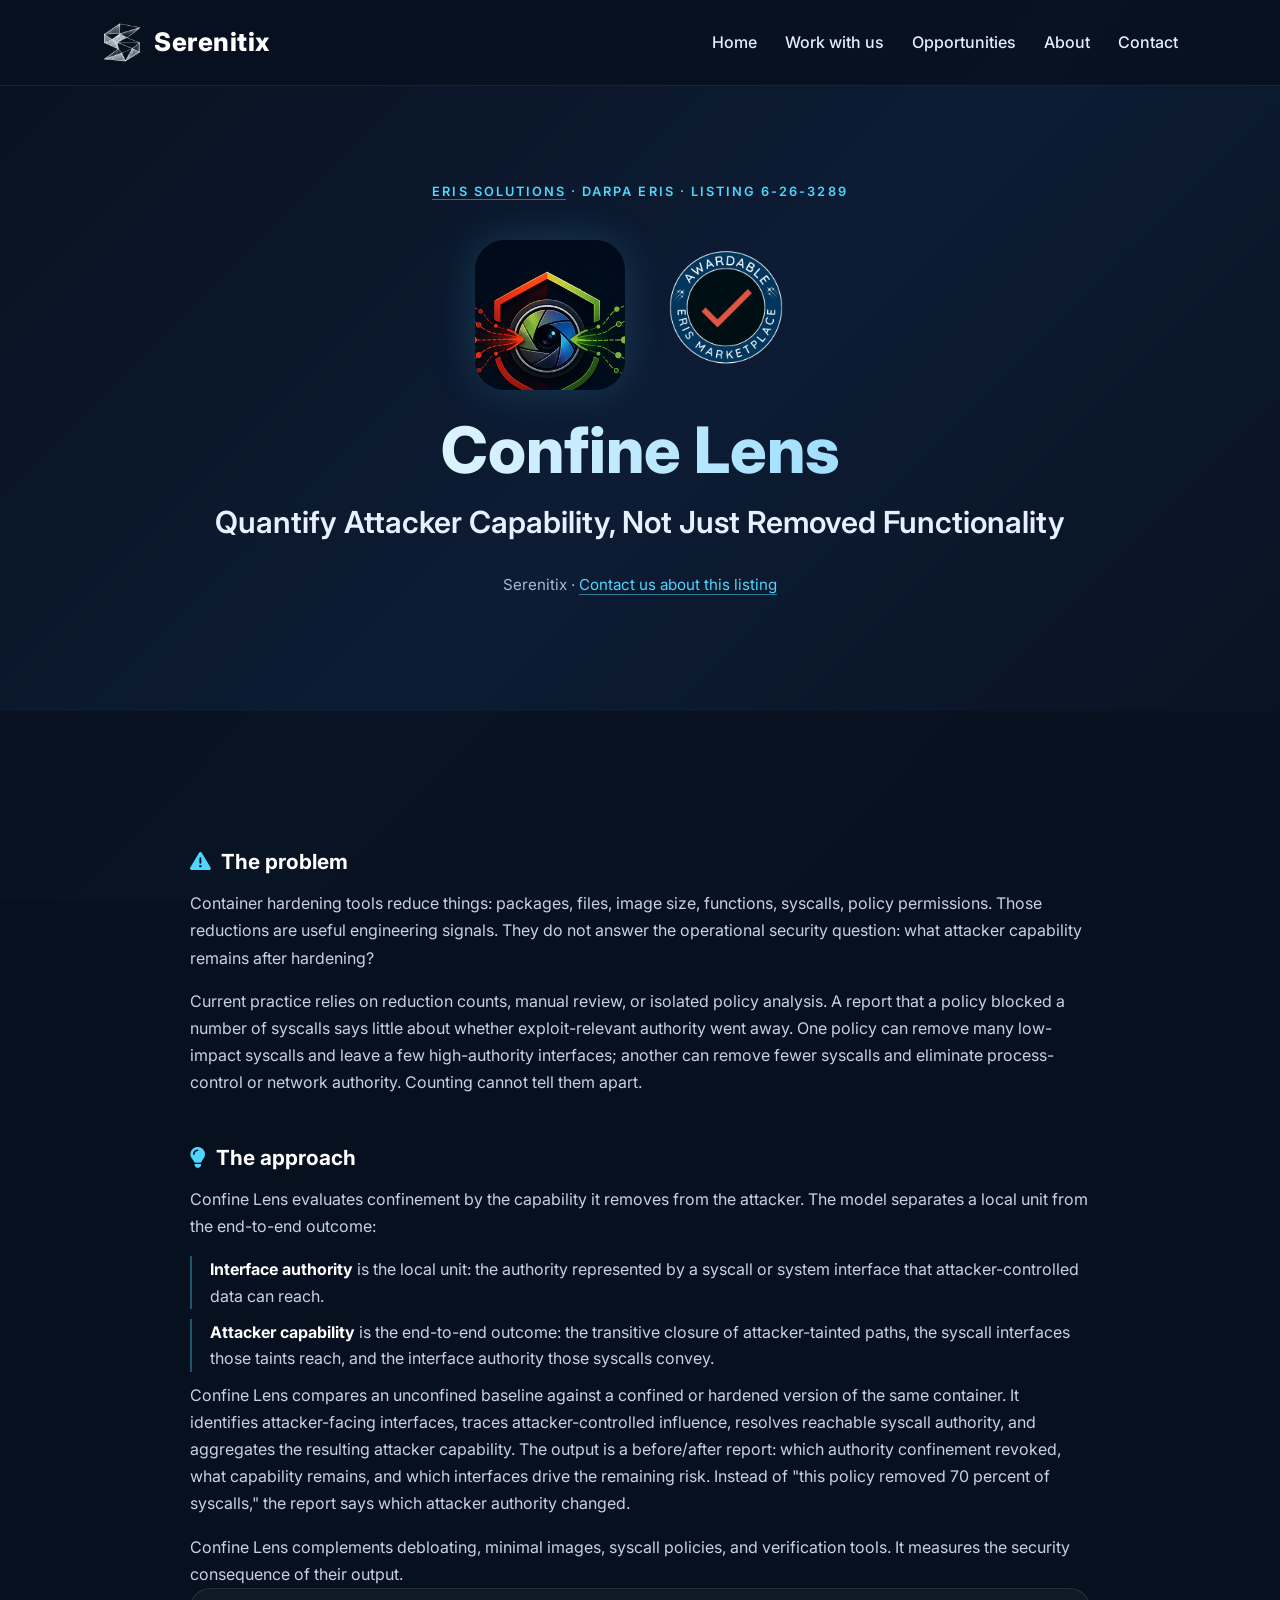
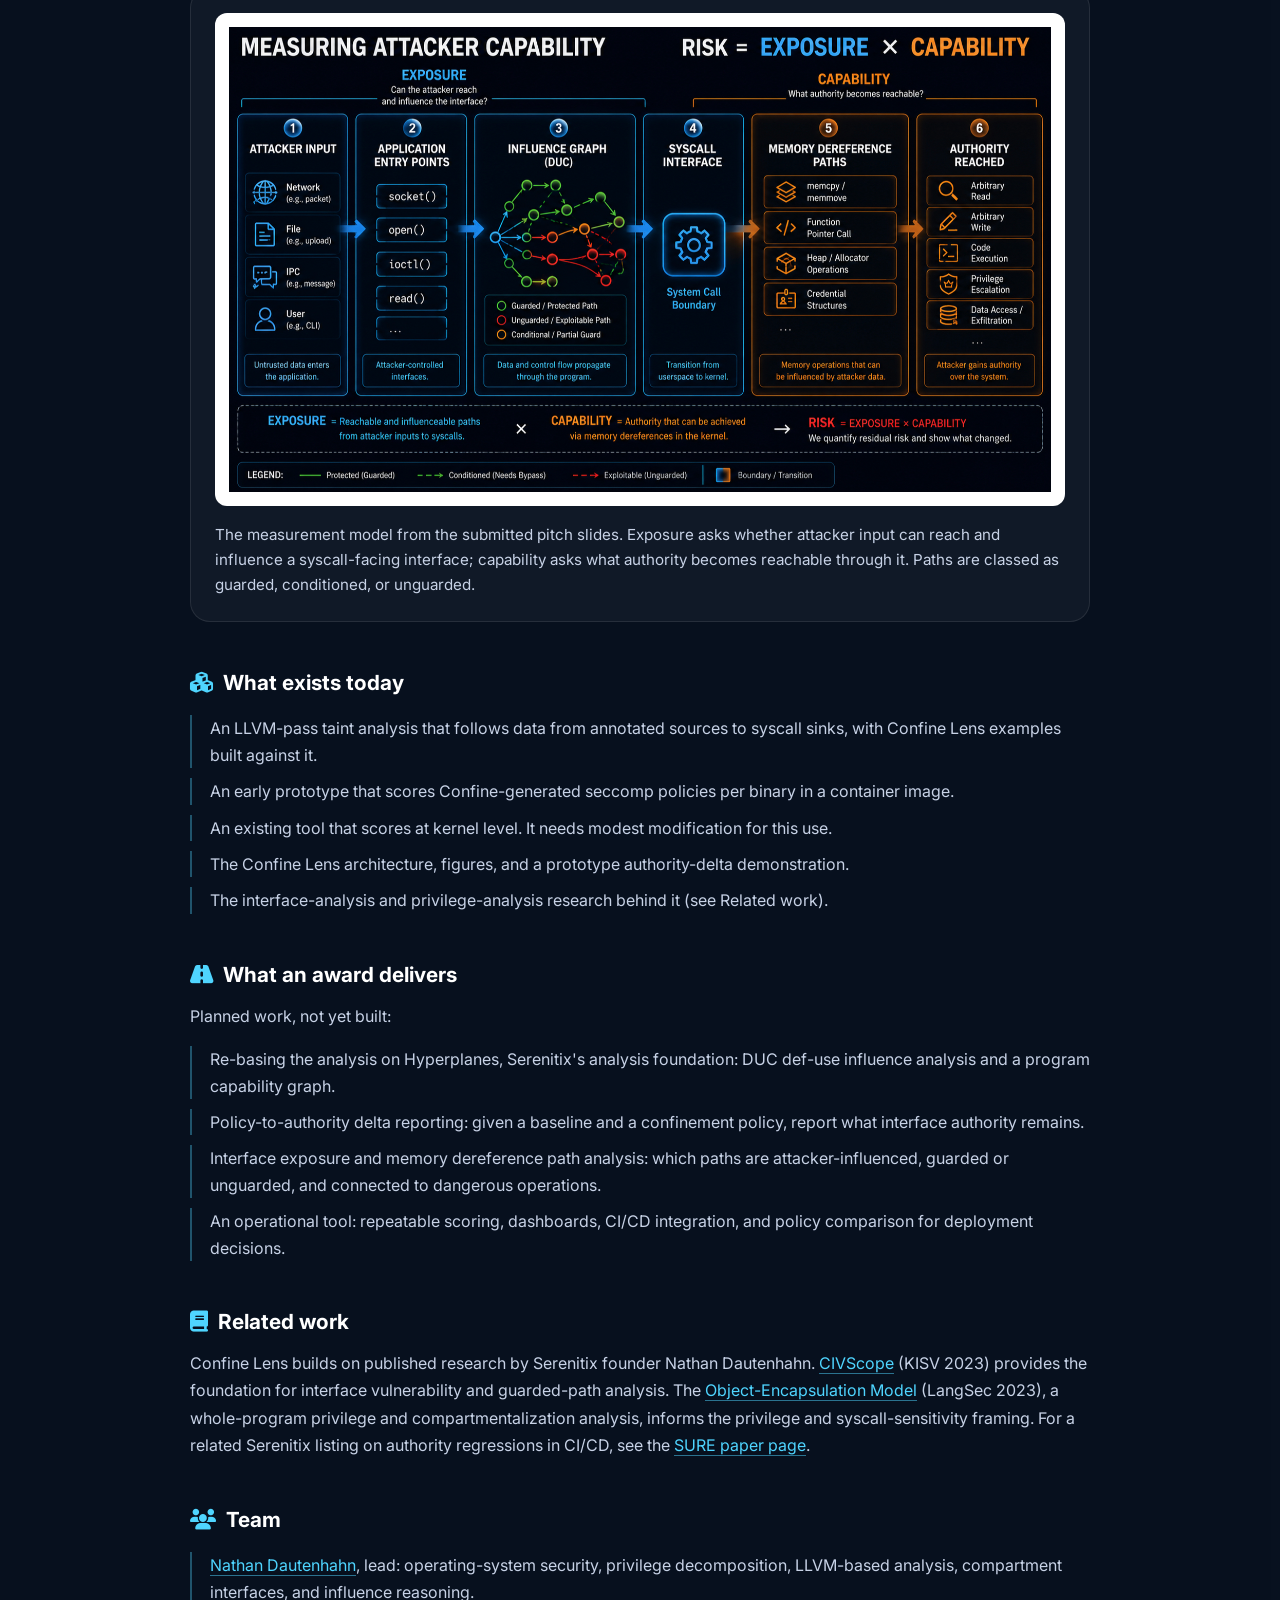
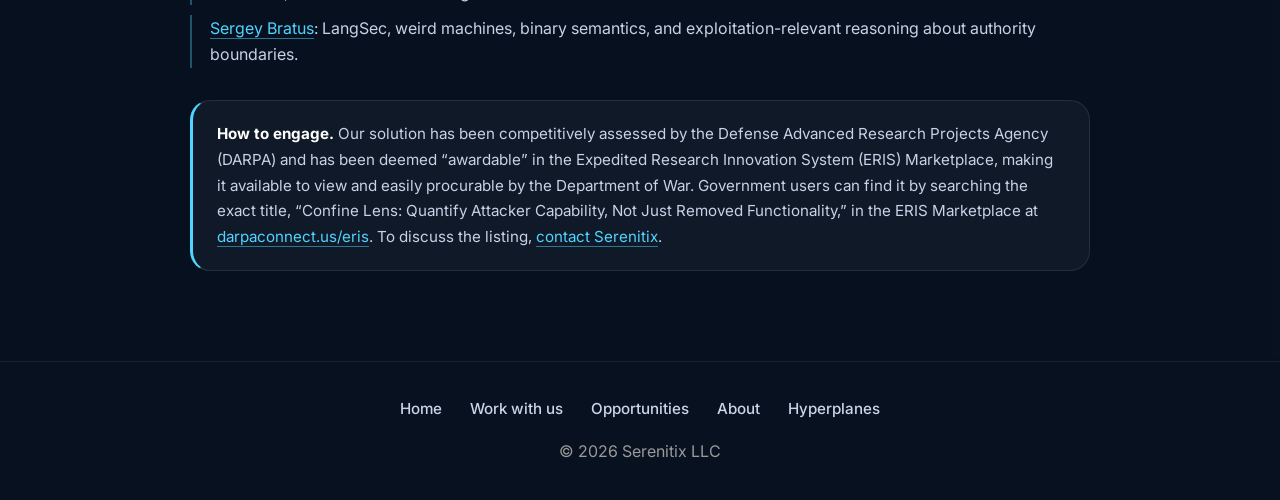
<file: projects/eris/confine-lens/index.html>
<!--
Abstraction: Public page for the DARPA ERIS listing "Confine Lens: Quantify Attacker Capability, Not Just Removed Functionality" (ERIS 6-26-3289), determined Awardable.
Mechanism: Generated by build.py (BT-COM-02ea) from a content package (body.html, figures, sources.md) on the papers/sure26 template.
Policy: Awardable is a determination, not an award. Title, number and status from BD/eris/README.md. Public-safe content only (no proposal volumes, prices, evaluator text, personnel). Staged on branch 'projects'; publish only on Nathan's approval.
Scope: Self projects/eris/confine-lens/index.html. In BD/eris/README.md; the listing's submission folder (see sources.md in the package). Out one page.
Contract: Every claim traces to a row of the package's sources.md; exists-today vs planned is labelled.
-->
<!DOCTYPE html>
<html lang="en">

<head>

    <link rel="stylesheet"
        href="https://cdnjs.cloudflare.com/ajax/libs/font-awesome/6.7.2/css/all.min.css">

    <meta charset="UTF-8">
    <meta name="viewport" content="width=device-width, initial-scale=1.0">

    <title>Confine Lens · DARPA ERIS Awardable | Serenitix</title>

    <meta name="description"
        content="Confine Lens measures the attacker capability left after container hardening, not just what was removed. Awardable in the DARPA ERIS Marketplace, 6-26-3289.">

    <link rel="icon" type="image/png" href="../../../logo-mark.png">
    <link rel="apple-touch-icon" href="../../../logo-mark.png">

    <meta property="og:type" content="website">
    <meta property="og:site_name" content="Serenitix">
    <meta property="og:title" content="Confine Lens · DARPA ERIS Awardable">
    <meta property="og:description" content="Confine Lens measures the attacker capability left after container hardening, not just what was removed. Awardable in the DARPA ERIS Marketplace, 6-26-3289.">
    <meta property="og:url" content="https://serenitix.io/projects/eris/confine-lens/">
    <meta property="og:image" content="https://serenitix.io/logo-mark.png">
    <meta name="twitter:card" content="summary">

    <link rel="stylesheet" href="../../../style.css">
    <link rel="stylesheet" href="../../../release.css?v=2">

    <!-- Google Font -->
    <link rel="preconnect" href="https://fonts.googleapis.com">
    <link rel="preconnect" href="https://fonts.gstatic.com" crossorigin>

    <link href="https://fonts.googleapis.com/css2?family=Inter:wght@300;400;500;600;700;800&display=swap"
        rel="stylesheet">

    <style>
    /* Page-scoped additions for the paper page; the site's style.css and release.css stay untouched. */
    body.paper-page {
        --mono: ui-monospace, SFMono-Regular, Menlo, Consolas, "Liberation Mono", monospace;
    }
    body.paper-page a.logo { color: #ffffff; text-decoration: none; }

    /* Mobile menu (stands in for script.js's toggle). style.css's later bare #menuButton rule hides the
       button at every width; show it here so phone visitors can reach the site nav. */
    @media (max-width: 900px) {
        body.paper-page #menuButton { display: block; }
        body.paper-page header nav.open {
            display: flex;
            flex-direction: column;
            position: absolute;
            top: 80px;
            right: 30px;
            background: #08111f;
            padding: 20px;
            border-radius: 12px;
            gap: 15px;
            box-shadow: 0 0 20px rgba(0, 0, 0, .4);
        }
    }

    /* Hero: the site's .hero, sized for a paper rather than a full screen */
    body.paper-page .hero { min-height: 0; padding: 96px 8% 80px; }
    body.paper-page .hero h1 { margin-bottom: 18px; }
    body.paper-page .hero p.paper-venue {
        text-transform: uppercase;
        letter-spacing: 0.16em;
        font-size: 0.8rem;
        font-weight: 600;
        color: #4fd5ff;
        margin: 0 auto 18px;
    }
    body.paper-page .hero .hero-sub { margin-bottom: 30px; }
    .paper-authors {
        display: flex;
        justify-content: center;
        flex-wrap: wrap;
        gap: 10px 48px;
        margin-bottom: 18px;
    }
    .paper-authors b { display: block; font-weight: 600; font-size: 1.05rem; }
    .paper-authors span { color: #a9b8d0; font-size: 0.95rem; }
    body.paper-page .hero p.paper-meta {
        font-size: 0.95rem;
        color: #a9b8d0;
        margin: 0 auto 34px;
    }
    .paper-meta a,
    .paper-col a {
        color: #4fd5ff;
        text-decoration: none;
        border-bottom: 1px solid rgba(79, 213, 255, 0.5);
    }
    .paper-meta a { word-break: break-all; }
    body.paper-page .hero p.paper-insight {
        text-align: left;
        max-width: 820px;
        margin: 0 auto 40px;
        padding: 22px 28px;
        border-radius: 20px;
        background: rgba(255, 255, 255, 0.04);
        border: 1px solid rgba(255, 255, 255, 0.09);
        border-left: 3px solid #4fd5ff;
        font-size: 1.12rem;
        line-height: 1.6;
        color: #e6f0ff;
    }
    body.paper-page .hero-buttons { gap: 14px; }
    body.paper-page .hero-buttons a { padding: 13px 26px; font-size: 0.97rem; }
    body.paper-page .hero-buttons i { margin-right: 8px; }
    body.paper-page .hero-buttons .primaryButton { border: 2px solid transparent; }
    body.paper-page .hero p.paper-includes {
        font-size: 0.92rem;
        color: #8fa3c0;
        margin: 20px auto 0;
    }

    /* Content column inside the site's section bands */
    body.paper-page section:not(.hero) { padding: 90px 8%; }
    .paper-col { max-width: 900px; margin: 0 auto; }
    .paper-col p { color: #c7d2e6; line-height: 1.7; }
    .paper-col p + p { margin-top: 16px; }
    .paper-col strong { color: #ffffff; }
    .paper-col h3 { font-size: 1.3rem; margin: 40px 0 12px; }
    .paper-col h3:first-of-type { margin-top: 0; }
    .paper-col h3 i { color: #4fd5ff; margin-right: 10px; }

    /* Figures: framed like the site's cards, with a white plate for the tool output */
    .paper-figure {
        margin: 0 0 28px;
        padding: 24px;
        border-radius: 20px;
        background: rgba(255, 255, 255, 0.04);
        border: 1px solid rgba(255, 255, 255, 0.09);
    }
    .paper-figure:last-child { margin-bottom: 0; }
    .paper-figure .frame { background: #ffffff; border-radius: 12px; padding: 14px; overflow-x: auto; }
    .paper-figure img { display: block; width: 100%; height: auto; min-width: 560px; }
    .paper-figure img + img { margin-top: 10px; }
    .paper-figure figcaption { margin-top: 16px; font-size: 0.95rem; color: #c7d2e6; line-height: 1.65; }
    .paper-tag {
        display: inline-block;
        padding: 2px 10px;
        margin-right: 8px;
        border-radius: 999px;
        font-size: 0.7rem;
        font-weight: 600;
        letter-spacing: 0.06em;
        text-transform: uppercase;
        color: #08111f;
        background: #4fd5ff;
        vertical-align: 1px;
    }

    /* Code, kbd, key table */
    .paper-col code { font-family: var(--mono); font-size: 0.9em; color: #e6f1ff; }
    .paper-col kbd {
        font-family: var(--mono);
        font-size: 0.85em;
        padding: 1px 7px;
        border-radius: 5px;
        border: 1px solid rgba(255, 255, 255, 0.18);
        background: rgba(255, 255, 255, 0.06);
        color: #ffffff;
    }
    .paper-col pre {
        font-family: var(--mono);
        font-size: 0.84rem;
        line-height: 1.55;
        color: #e6f1ff;
        background: #050b15;
        border: 1px solid rgba(255, 255, 255, 0.10);
        border-radius: 14px;
        padding: 18px 20px;
        overflow-x: auto;
        margin: 14px 0 18px;
        white-space: pre;
    }
    .paper-col pre.cmd { border-left: 3px solid #4fd5ff; }
    .paper-views { list-style: none; margin: 16px 0 0; padding: 0; }
    .paper-views li {
        margin: 10px 0;
        padding-left: 18px;
        border-left: 2px solid rgba(79, 213, 255, 0.35);
        color: #c7d2e6;
    }
    .paper-keys {
        margin: 22px 0 14px;
        padding: 20px 24px;
        border-radius: 20px;
        background: rgba(255, 255, 255, 0.04);
        border: 1px solid rgba(255, 255, 255, 0.09);
    }
    .paper-keys table { border-collapse: collapse; font-size: 0.95rem; color: #c7d2e6; }
    .paper-keys caption { text-align: left; font-weight: 600; color: #ffffff; padding-bottom: 8px; }
    .paper-keys td { padding: 4px 16px 4px 0; vertical-align: top; }
    .paper-keys td:first-child { white-space: nowrap; }
    .paper-col p.paper-note { font-size: 0.92rem; color: #8fa3c0; }
    .paper-scope {
        margin-top: 32px;
        padding: 20px 24px;
        border-radius: 20px;
        background: rgba(255, 255, 255, 0.04);
        border: 1px solid rgba(255, 255, 255, 0.09);
        border-left: 3px solid #4fd5ff;
    }
    .paper-col .paper-scope p { font-size: 0.95rem; }

    /* Footer additions: author marks and license line */
    .paper-marks { display: flex; justify-content: center; align-items: center; gap: 14px; flex-wrap: wrap; margin-bottom: 18px; }
    .paper-marks .mark {
        display: inline-flex;
        align-items: center;
        gap: 8px;
        background: #ffffff;
        border-radius: 8px;
        padding: 5px 10px 5px 6px;
        color: #14232a;
        font-size: 0.85rem;
        font-weight: 600;
    }
    .paper-marks img { height: 26px; width: auto; display: block; }
    footer p.paper-license { font-size: 0.88rem; color: #8fa3c0; max-width: 720px; margin: 0 auto 10px; }

    @media (max-width: 650px) {
        body.paper-page .hero { padding: 64px 20px 56px; }
        body.paper-page .hero h1 { font-size: 2.3rem; }
        body.paper-page .hero-buttons a { width: 100%; max-width: 320px; text-align: center; }
        body.paper-page .hero p.paper-insight { font-size: 1.02rem; padding: 18px 20px; }
        body.paper-page section:not(.hero) { padding: 64px 20px; }
        .paper-figure { padding: 14px; }
        .paper-col pre { font-size: 0.74rem; padding: 14px; }
        .paper-keys { padding: 16px; }
        .paper-keys td:first-child { white-space: normal; }
    }
        /* Project pages (BT-COM-02ea) */
    .note-body h3, .note-body h3:first-of-type { margin-top: 44px; }
    .note-body ul.paper-views li { color: #c7d2e6; line-height: 1.65; }
    body.paper-page .hero p.award-badge {
        display: inline-block; margin: 0 auto 18px; padding: 6px 16px; border-radius: 999px;
        border: 1.5px solid #f2b866; color: #f2b866; background: rgba(242,184,102,.08);
        font-size: .78rem; font-weight: 700; letter-spacing: .18em; text-transform: uppercase;
    }
    body.paper-page .hero img.eris-badge { display:block; width:220px; height:220px; margin: -20px auto -6px; }
    body.paper-page .hero p.eris-statement { font-size: 1.15rem; font-weight: 400; line-height: 1.6; color: #c7d2e6; max-width: 820px; margin: 0 auto 26px; }
    .proj-card { padding: 26px 0; border-bottom: 1px solid rgba(255,255,255,.08); }
    .proj-card h3 { margin: 6px 0 6px; } .proj-card h3 a { color:#fff; text-decoration:none; border-bottom:none; }
    .proj-card .proj-title { color:#a9b8d0; font-size:.98rem; margin:0 0 10px; }
    .proj-tag { font-size:.74rem; letter-spacing:.14em; text-transform:uppercase; color:#4fd5ff; margin:0; }
    .proj-tag b { color:#f2b866; font-weight:700; }
    body.paper-page .hero p.paper-venue a { color: inherit; text-decoration: none; border-bottom: 1px solid rgba(79,213,255,.5); }
    body.paper-page .hero .hero-marks { display:flex; justify-content:center; align-items:center; gap:22px; margin: 0 auto 6px; }
    body.paper-page .hero .hero-marks img.proj-icon { width:150px; height:150px; border-radius:30px; box-shadow: 0 0 40px rgba(79,213,255,.18); }
    body.paper-page .hero .hero-marks img.eris-badge { width:190px; height:190px; margin:0 -16px; }
    .proj-card { display:grid; grid-template-columns: 110px 1fr; gap: 26px; align-items:start; }
    .proj-card a.proj-card-img { border-bottom:none; text-decoration:none; }
    .proj-card .proj-card-img img { display:block; width:100%; height:auto; border-radius:22px; border:1px solid rgba(255,255,255,.10); }
    @media (max-width: 700px) { .proj-card { grid-template-columns: 72px 1fr; gap: 16px; } }
    </style>

</head>

<body class="R1 R2 R9 R13 paper-page">

    <!-- Static background (the site's canvas gradient; no animation script on this page) -->
    <canvas id="backgroundCanvas"></canvas>

    <!-- ===========================
         Navigation
    ============================ -->

    <header>

        <a class="logo" href="../../../">

            <img class="logo-mark" src="../../../logo-mark.png" alt="">

            Serenitix

        </a>

        <nav id="siteNav">

            <a href="../../../">Home</a>
            <a href="../../../#services">Work with us</a>
            <a href="../../../#proof">Opportunities</a>
            <a href="../../../#about">About</a>
            <a href="../../../#contact">Contact</a>

        </nav>

        <button id="menuButton" aria-label="Menu" aria-controls="siteNav" aria-expanded="false">
            ☰
        </button>

    </header>

    <section class="hero" id="home">
        <div class="hero-content">
            <p class="paper-venue"><a href="../">ERIS solutions</a> &middot; DARPA ERIS · Listing 6-26-3289</p>
            <div class="hero-marks"><img class="proj-icon" src="icon.png" alt="Confine Lens icon"><img class="eris-badge" src="../eris-awardable-badge.png" alt="ERIS Marketplace Awardable badge"></div>
            <h1>Confine Lens</h1>
            <p class="hero-sub">Quantify Attacker Capability, Not Just Removed Functionality</p>
            <p class="paper-meta">Serenitix · <a href="../../../#contact">Contact us about this listing</a></p>
        </div>
    </section>

    <section id="overview">
        <div class="paper-col note-body">
            <h3><i class="fa-solid fa-triangle-exclamation"></i>The problem</h3>
            <p>Container hardening tools reduce things: packages, files, image size, functions, syscalls, policy permissions. Those reductions are useful engineering signals. They do not answer the operational security question: what attacker capability remains after hardening?</p>
            <p>Current practice relies on reduction counts, manual review, or isolated policy analysis. A report that a policy blocked a number of syscalls says little about whether exploit-relevant authority went away. One policy can remove many low-impact syscalls and leave a few high-authority interfaces; another can remove fewer syscalls and eliminate process-control or network authority. Counting cannot tell them apart.</p>

            <h3><i class="fa-solid fa-lightbulb"></i>The approach</h3>
            <p>Confine Lens evaluates confinement by the capability it removes from the attacker. The model separates a local unit from the end-to-end outcome:</p>
            <ul class="paper-views">
                <li><strong>Interface authority</strong> is the local unit: the authority represented by a syscall or system interface that attacker-controlled data can reach.</li>
                <li><strong>Attacker capability</strong> is the end-to-end outcome: the transitive closure of attacker-tainted paths, the syscall interfaces those taints reach, and the interface authority those syscalls convey.</li>
            </ul>
            <p>Confine Lens compares an unconfined baseline against a confined or hardened version of the same container. It identifies attacker-facing interfaces, traces attacker-controlled influence, resolves reachable syscall authority, and aggregates the resulting attacker capability. The output is a before/after report: which authority confinement revoked, what capability remains, and which interfaces drive the remaining risk. Instead of "this policy removed 70 percent of syscalls," the report says which attacker authority changed.</p>
            <p>Confine Lens complements debloating, minimal images, syscall policies, and verification tools. It measures the security consequence of their output.</p>

            <figure class="paper-figure">
                <div class="frame"><img src="attacker-capability-model.png" alt="Six-stage diagram: attacker input, application entry points, influence graph with guarded and unguarded paths, syscall interface, memory dereference paths, and authority reached. Exposure times capability equals risk."></div>
                <figcaption>The measurement model from the submitted pitch slides. Exposure asks whether attacker input can reach and influence a syscall-facing interface; capability asks what authority becomes reachable through it. Paths are classed as guarded, conditioned, or unguarded.</figcaption>
            </figure>

            <h3><i class="fa-solid fa-cubes"></i>What exists today</h3>
            <ul class="paper-views">
                <li>An LLVM-pass taint analysis that follows data from annotated sources to syscall sinks, with Confine Lens examples built against it.</li>
                <li>An early prototype that scores Confine-generated seccomp policies per binary in a container image.</li>
                <li>An existing tool that scores at kernel level. It needs modest modification for this use.</li>
                <li>The Confine Lens architecture, figures, and a prototype authority-delta demonstration.</li>
                <li>The interface-analysis and privilege-analysis research behind it (see Related work).</li>
            </ul>

            <h3><i class="fa-solid fa-road"></i>What an award delivers</h3>
            <p>Planned work, not yet built:</p>
            <ul class="paper-views">
                <li>Re-basing the analysis on Hyperplanes, Serenitix's analysis foundation: DUC def-use influence analysis and a program capability graph.</li>
                <li>Policy-to-authority delta reporting: given a baseline and a confinement policy, report what interface authority remains.</li>
                <li>Interface exposure and memory dereference path analysis: which paths are attacker-influenced, guarded or unguarded, and connected to dangerous operations.</li>
                <li>An operational tool: repeatable scoring, dashboards, CI/CD integration, and policy comparison for deployment decisions.</li>
            </ul>

            <h3><i class="fa-solid fa-book"></i>Related work</h3>
            <p>Confine Lens builds on published research by Serenitix founder Nathan Dautenhahn. <a href="http://nathandautenhahn.com/downloads/publications/chien-civscope-kisv23.pdf">CIVScope</a> (KISV 2023) provides the foundation for interface vulnerability and guarded-path analysis. The <a href="http://nathandautenhahn.com/downloads/publications/object-encaps-langsec23.pdf">Object-Encapsulation Model</a> (LangSec 2023), a whole-program privilege and compartmentalization analysis, informs the privilege and syscall-sensitivity framing. For a related Serenitix listing on authority regressions in CI/CD, see the <a href="../../../papers/sure26/">SURE paper page</a>.</p>

            <h3><i class="fa-solid fa-users"></i>Team</h3>
            <ul class="paper-views">
                <li><a href="https://nathandautenhahn.com">Nathan Dautenhahn</a>, lead: operating-system security, privilege decomposition, LLVM-based analysis, compartment interfaces, and influence reasoning.</li>
                <li><a href="https://faculty-directory.dartmouth.edu/sergey-bratus">Sergey Bratus</a>: LangSec, weird machines, binary semantics, and exploitation-relevant reasoning about authority boundaries.</li>
            </ul>

            <div class="paper-scope"><p><strong>How to engage.</strong> Our solution has been competitively assessed by the Defense Advanced Research Projects Agency (DARPA) and has been deemed &ldquo;awardable&rdquo; in the Expedited Research Innovation System (ERIS) Marketplace, making it available to view and easily procurable by the Department of War. Government users can find it by searching the exact title, &ldquo;Confine Lens: Quantify Attacker Capability, Not Just Removed Functionality,&rdquo; in the ERIS Marketplace at <a href="https://darpaconnect.us/eris">darpaconnect.us/eris</a>. To discuss the listing, <a href="../../../#contact">contact Serenitix</a>.</p></div>
        </div>
    </section>

    <!-- ===========================
         Footer
    ============================ -->

    <footer>

        <nav class="r3-add r3-R9 footer-nav">
            <a href="../../../">Home</a>
            <a href="../../../#services">Work with us</a>
            <a href="../../../#proof">Opportunities</a>
            <a href="../../../#about">About</a>
            <a href="https://hyperplanes.io">Hyperplanes</a>
        </nav>

        <p>

            © 2026 Serenitix LLC

        </p>

    </footer>

    <script>
    // Mobile menu toggle (the site's script.js is not loaded on this page; see the header comment).
    (function () {
        var button = document.getElementById("menuButton");
        var nav = document.getElementById("siteNav");
        if (!button || !nav) return;
        button.addEventListener("click", function () {
            var open = nav.classList.toggle("open");
            button.setAttribute("aria-expanded", open ? "true" : "false");
        });
    })();
    </script>

</body>

</html>
</file>
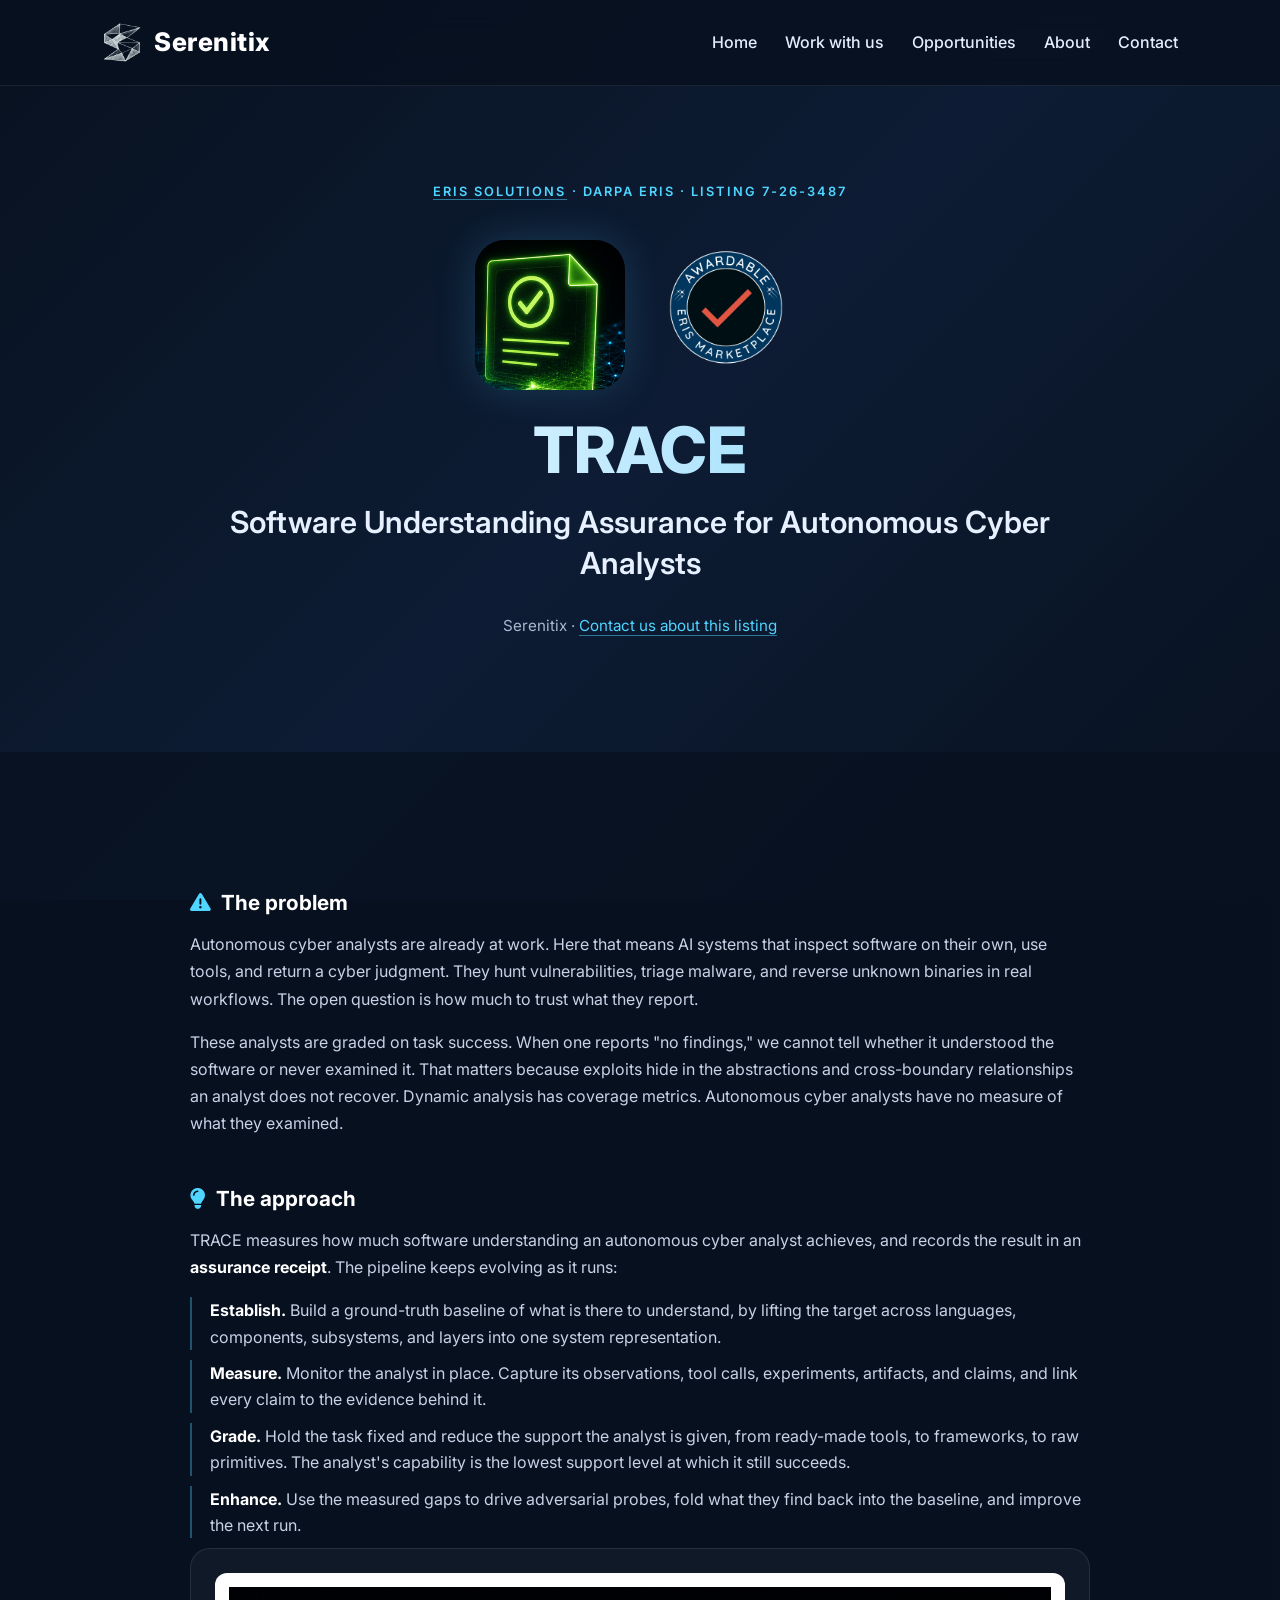
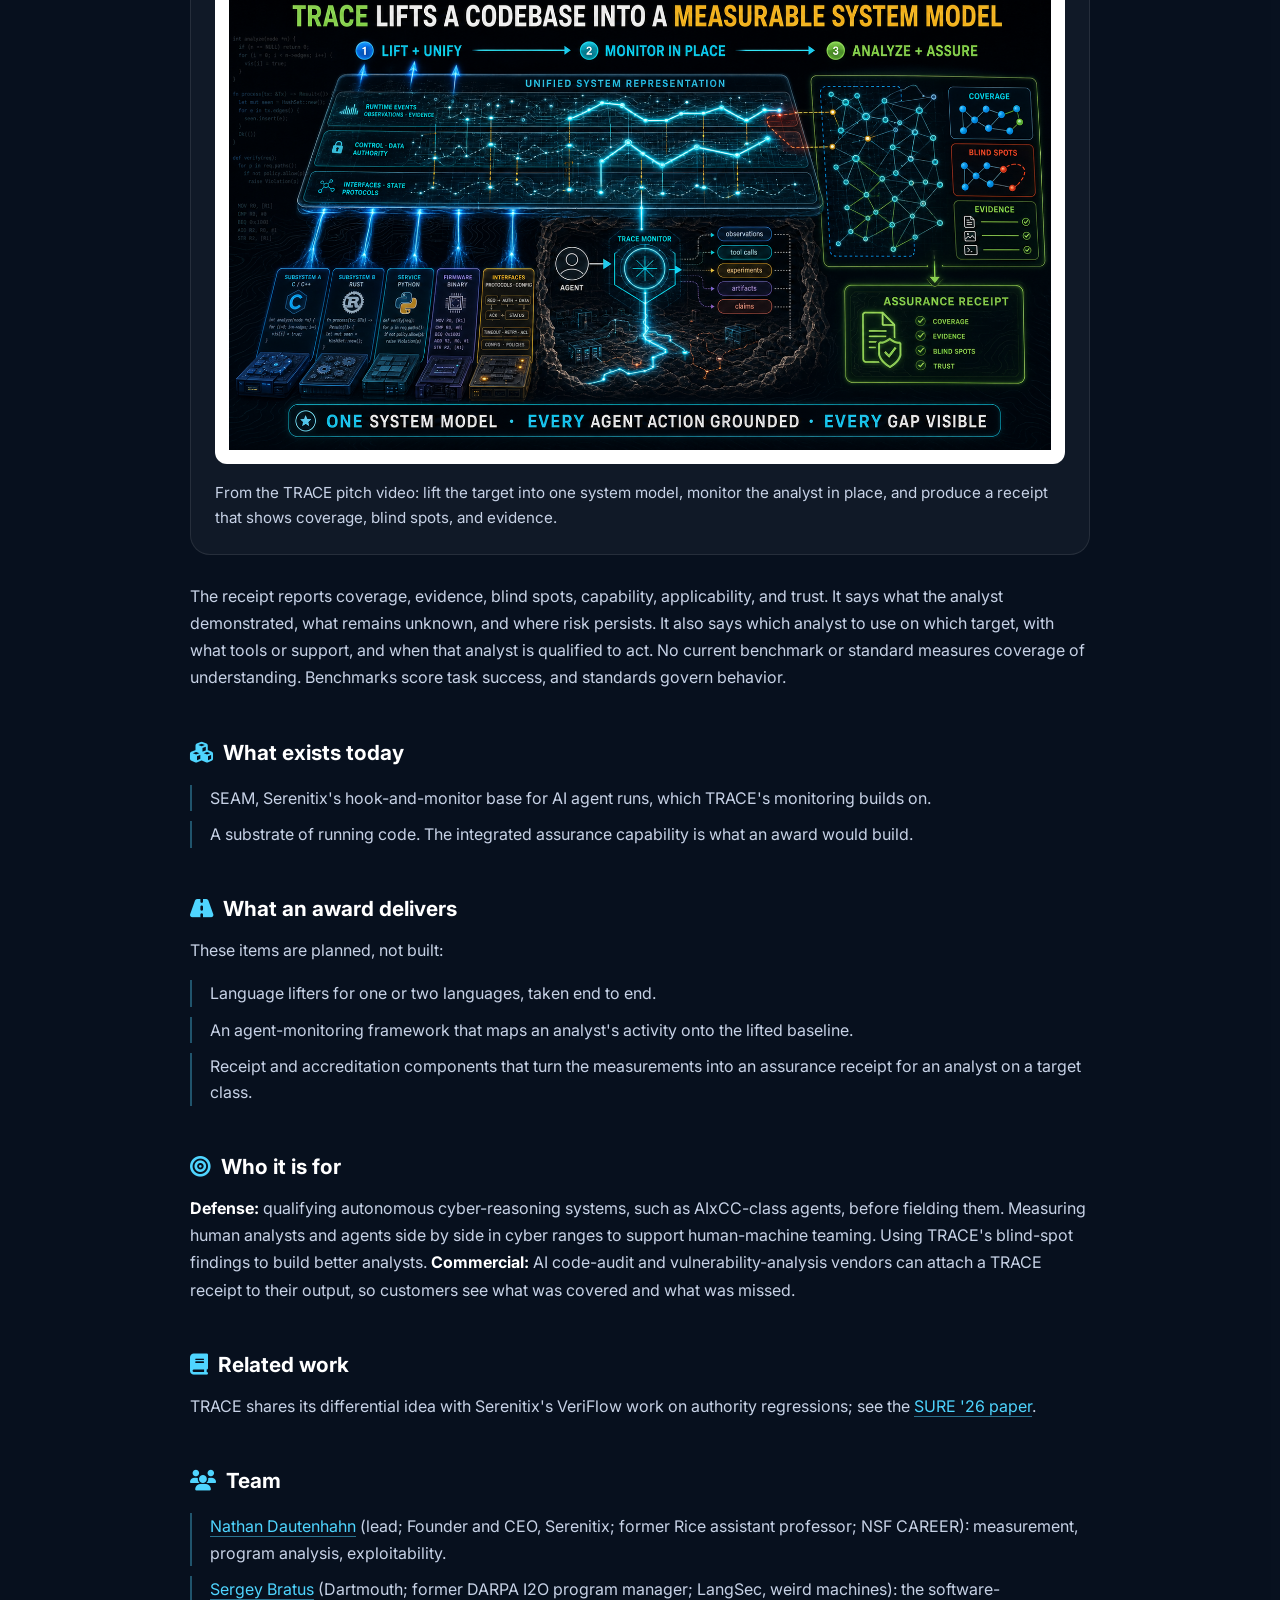
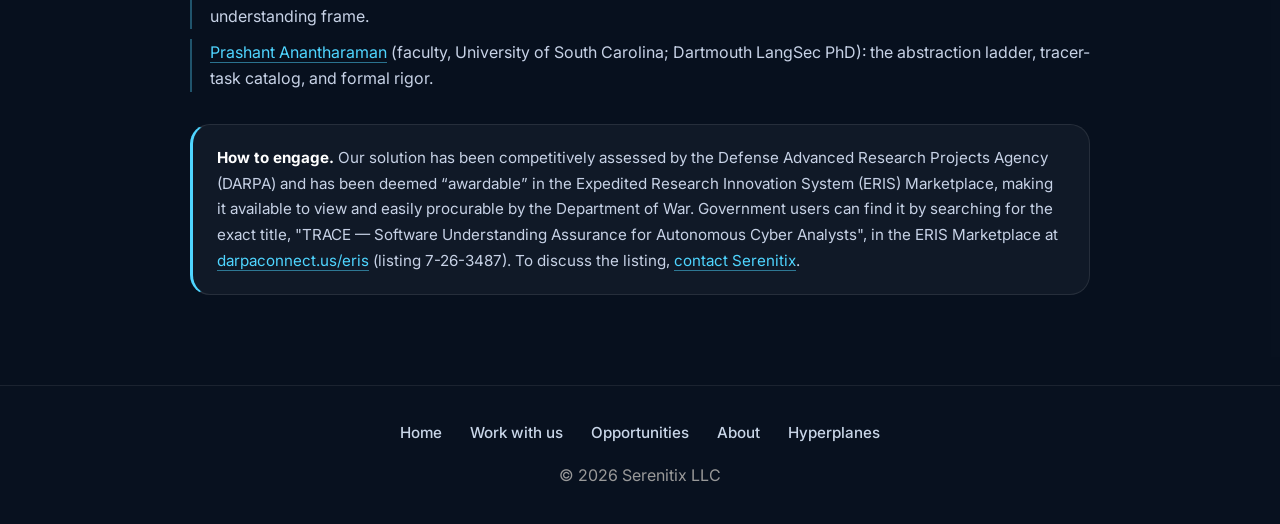
<file: projects/eris/trace/index.html>
<!--
Abstraction: Public page for the DARPA ERIS listing "TRACE — Software Understanding Assurance for Autonomous Cyber Analysts" (ERIS 7-26-3487), determined Awardable.
Mechanism: Generated by build.py (BT-COM-02ea) from a content package (body.html, figures, sources.md) on the papers/sure26 template.
Policy: Awardable is a determination, not an award. Title, number and status from BD/eris/README.md. Public-safe content only (no proposal volumes, prices, evaluator text, personnel). Staged on branch 'projects'; publish only on Nathan's approval.
Scope: Self projects/eris/trace/index.html. In BD/eris/README.md; the listing's submission folder (see sources.md in the package). Out one page.
Contract: Every claim traces to a row of the package's sources.md; exists-today vs planned is labelled.
-->
<!DOCTYPE html>
<html lang="en">

<head>

    <link rel="stylesheet"
        href="https://cdnjs.cloudflare.com/ajax/libs/font-awesome/6.7.2/css/all.min.css">

    <meta charset="UTF-8">
    <meta name="viewport" content="width=device-width, initial-scale=1.0">

    <title>TRACE · DARPA ERIS Awardable | Serenitix</title>

    <meta name="description"
        content="TRACE measures how much of a target an autonomous cyber analyst actually understood and issues an assurance receipt. Awardable — DARPA ERIS.">

    <link rel="icon" type="image/png" href="../../../logo-mark.png">
    <link rel="apple-touch-icon" href="../../../logo-mark.png">

    <meta property="og:type" content="website">
    <meta property="og:site_name" content="Serenitix">
    <meta property="og:title" content="TRACE · DARPA ERIS Awardable">
    <meta property="og:description" content="TRACE measures how much of a target an autonomous cyber analyst actually understood and issues an assurance receipt. Awardable — DARPA ERIS.">
    <meta property="og:url" content="https://serenitix.io/projects/eris/trace/">
    <meta property="og:image" content="https://serenitix.io/logo-mark.png">
    <meta name="twitter:card" content="summary">

    <link rel="stylesheet" href="../../../style.css">
    <link rel="stylesheet" href="../../../release.css?v=2">

    <!-- Google Font -->
    <link rel="preconnect" href="https://fonts.googleapis.com">
    <link rel="preconnect" href="https://fonts.gstatic.com" crossorigin>

    <link href="https://fonts.googleapis.com/css2?family=Inter:wght@300;400;500;600;700;800&display=swap"
        rel="stylesheet">

    <style>
    /* Page-scoped additions for the paper page; the site's style.css and release.css stay untouched. */
    body.paper-page {
        --mono: ui-monospace, SFMono-Regular, Menlo, Consolas, "Liberation Mono", monospace;
    }
    body.paper-page a.logo { color: #ffffff; text-decoration: none; }

    /* Mobile menu (stands in for script.js's toggle). style.css's later bare #menuButton rule hides the
       button at every width; show it here so phone visitors can reach the site nav. */
    @media (max-width: 900px) {
        body.paper-page #menuButton { display: block; }
        body.paper-page header nav.open {
            display: flex;
            flex-direction: column;
            position: absolute;
            top: 80px;
            right: 30px;
            background: #08111f;
            padding: 20px;
            border-radius: 12px;
            gap: 15px;
            box-shadow: 0 0 20px rgba(0, 0, 0, .4);
        }
    }

    /* Hero: the site's .hero, sized for a paper rather than a full screen */
    body.paper-page .hero { min-height: 0; padding: 96px 8% 80px; }
    body.paper-page .hero h1 { margin-bottom: 18px; }
    body.paper-page .hero p.paper-venue {
        text-transform: uppercase;
        letter-spacing: 0.16em;
        font-size: 0.8rem;
        font-weight: 600;
        color: #4fd5ff;
        margin: 0 auto 18px;
    }
    body.paper-page .hero .hero-sub { margin-bottom: 30px; }
    .paper-authors {
        display: flex;
        justify-content: center;
        flex-wrap: wrap;
        gap: 10px 48px;
        margin-bottom: 18px;
    }
    .paper-authors b { display: block; font-weight: 600; font-size: 1.05rem; }
    .paper-authors span { color: #a9b8d0; font-size: 0.95rem; }
    body.paper-page .hero p.paper-meta {
        font-size: 0.95rem;
        color: #a9b8d0;
        margin: 0 auto 34px;
    }
    .paper-meta a,
    .paper-col a {
        color: #4fd5ff;
        text-decoration: none;
        border-bottom: 1px solid rgba(79, 213, 255, 0.5);
    }
    .paper-meta a { word-break: break-all; }
    body.paper-page .hero p.paper-insight {
        text-align: left;
        max-width: 820px;
        margin: 0 auto 40px;
        padding: 22px 28px;
        border-radius: 20px;
        background: rgba(255, 255, 255, 0.04);
        border: 1px solid rgba(255, 255, 255, 0.09);
        border-left: 3px solid #4fd5ff;
        font-size: 1.12rem;
        line-height: 1.6;
        color: #e6f0ff;
    }
    body.paper-page .hero-buttons { gap: 14px; }
    body.paper-page .hero-buttons a { padding: 13px 26px; font-size: 0.97rem; }
    body.paper-page .hero-buttons i { margin-right: 8px; }
    body.paper-page .hero-buttons .primaryButton { border: 2px solid transparent; }
    body.paper-page .hero p.paper-includes {
        font-size: 0.92rem;
        color: #8fa3c0;
        margin: 20px auto 0;
    }

    /* Content column inside the site's section bands */
    body.paper-page section:not(.hero) { padding: 90px 8%; }
    .paper-col { max-width: 900px; margin: 0 auto; }
    .paper-col p { color: #c7d2e6; line-height: 1.7; }
    .paper-col p + p { margin-top: 16px; }
    .paper-col strong { color: #ffffff; }
    .paper-col h3 { font-size: 1.3rem; margin: 40px 0 12px; }
    .paper-col h3:first-of-type { margin-top: 0; }
    .paper-col h3 i { color: #4fd5ff; margin-right: 10px; }

    /* Figures: framed like the site's cards, with a white plate for the tool output */
    .paper-figure {
        margin: 0 0 28px;
        padding: 24px;
        border-radius: 20px;
        background: rgba(255, 255, 255, 0.04);
        border: 1px solid rgba(255, 255, 255, 0.09);
    }
    .paper-figure:last-child { margin-bottom: 0; }
    .paper-figure .frame { background: #ffffff; border-radius: 12px; padding: 14px; overflow-x: auto; }
    .paper-figure img { display: block; width: 100%; height: auto; min-width: 560px; }
    .paper-figure img + img { margin-top: 10px; }
    .paper-figure figcaption { margin-top: 16px; font-size: 0.95rem; color: #c7d2e6; line-height: 1.65; }
    .paper-tag {
        display: inline-block;
        padding: 2px 10px;
        margin-right: 8px;
        border-radius: 999px;
        font-size: 0.7rem;
        font-weight: 600;
        letter-spacing: 0.06em;
        text-transform: uppercase;
        color: #08111f;
        background: #4fd5ff;
        vertical-align: 1px;
    }

    /* Code, kbd, key table */
    .paper-col code { font-family: var(--mono); font-size: 0.9em; color: #e6f1ff; }
    .paper-col kbd {
        font-family: var(--mono);
        font-size: 0.85em;
        padding: 1px 7px;
        border-radius: 5px;
        border: 1px solid rgba(255, 255, 255, 0.18);
        background: rgba(255, 255, 255, 0.06);
        color: #ffffff;
    }
    .paper-col pre {
        font-family: var(--mono);
        font-size: 0.84rem;
        line-height: 1.55;
        color: #e6f1ff;
        background: #050b15;
        border: 1px solid rgba(255, 255, 255, 0.10);
        border-radius: 14px;
        padding: 18px 20px;
        overflow-x: auto;
        margin: 14px 0 18px;
        white-space: pre;
    }
    .paper-col pre.cmd { border-left: 3px solid #4fd5ff; }
    .paper-views { list-style: none; margin: 16px 0 0; padding: 0; }
    .paper-views li {
        margin: 10px 0;
        padding-left: 18px;
        border-left: 2px solid rgba(79, 213, 255, 0.35);
        color: #c7d2e6;
    }
    .paper-keys {
        margin: 22px 0 14px;
        padding: 20px 24px;
        border-radius: 20px;
        background: rgba(255, 255, 255, 0.04);
        border: 1px solid rgba(255, 255, 255, 0.09);
    }
    .paper-keys table { border-collapse: collapse; font-size: 0.95rem; color: #c7d2e6; }
    .paper-keys caption { text-align: left; font-weight: 600; color: #ffffff; padding-bottom: 8px; }
    .paper-keys td { padding: 4px 16px 4px 0; vertical-align: top; }
    .paper-keys td:first-child { white-space: nowrap; }
    .paper-col p.paper-note { font-size: 0.92rem; color: #8fa3c0; }
    .paper-scope {
        margin-top: 32px;
        padding: 20px 24px;
        border-radius: 20px;
        background: rgba(255, 255, 255, 0.04);
        border: 1px solid rgba(255, 255, 255, 0.09);
        border-left: 3px solid #4fd5ff;
    }
    .paper-col .paper-scope p { font-size: 0.95rem; }

    /* Footer additions: author marks and license line */
    .paper-marks { display: flex; justify-content: center; align-items: center; gap: 14px; flex-wrap: wrap; margin-bottom: 18px; }
    .paper-marks .mark {
        display: inline-flex;
        align-items: center;
        gap: 8px;
        background: #ffffff;
        border-radius: 8px;
        padding: 5px 10px 5px 6px;
        color: #14232a;
        font-size: 0.85rem;
        font-weight: 600;
    }
    .paper-marks img { height: 26px; width: auto; display: block; }
    footer p.paper-license { font-size: 0.88rem; color: #8fa3c0; max-width: 720px; margin: 0 auto 10px; }

    @media (max-width: 650px) {
        body.paper-page .hero { padding: 64px 20px 56px; }
        body.paper-page .hero h1 { font-size: 2.3rem; }
        body.paper-page .hero-buttons a { width: 100%; max-width: 320px; text-align: center; }
        body.paper-page .hero p.paper-insight { font-size: 1.02rem; padding: 18px 20px; }
        body.paper-page section:not(.hero) { padding: 64px 20px; }
        .paper-figure { padding: 14px; }
        .paper-col pre { font-size: 0.74rem; padding: 14px; }
        .paper-keys { padding: 16px; }
        .paper-keys td:first-child { white-space: normal; }
    }
        /* Project pages (BT-COM-02ea) */
    .note-body h3, .note-body h3:first-of-type { margin-top: 44px; }
    .note-body ul.paper-views li { color: #c7d2e6; line-height: 1.65; }
    body.paper-page .hero p.award-badge {
        display: inline-block; margin: 0 auto 18px; padding: 6px 16px; border-radius: 999px;
        border: 1.5px solid #f2b866; color: #f2b866; background: rgba(242,184,102,.08);
        font-size: .78rem; font-weight: 700; letter-spacing: .18em; text-transform: uppercase;
    }
    body.paper-page .hero img.eris-badge { display:block; width:220px; height:220px; margin: -20px auto -6px; }
    body.paper-page .hero p.eris-statement { font-size: 1.15rem; font-weight: 400; line-height: 1.6; color: #c7d2e6; max-width: 820px; margin: 0 auto 26px; }
    .proj-card { padding: 26px 0; border-bottom: 1px solid rgba(255,255,255,.08); }
    .proj-card h3 { margin: 6px 0 6px; } .proj-card h3 a { color:#fff; text-decoration:none; border-bottom:none; }
    .proj-card .proj-title { color:#a9b8d0; font-size:.98rem; margin:0 0 10px; }
    .proj-tag { font-size:.74rem; letter-spacing:.14em; text-transform:uppercase; color:#4fd5ff; margin:0; }
    .proj-tag b { color:#f2b866; font-weight:700; }
    body.paper-page .hero p.paper-venue a { color: inherit; text-decoration: none; border-bottom: 1px solid rgba(79,213,255,.5); }
    body.paper-page .hero .hero-marks { display:flex; justify-content:center; align-items:center; gap:22px; margin: 0 auto 6px; }
    body.paper-page .hero .hero-marks img.proj-icon { width:150px; height:150px; border-radius:30px; box-shadow: 0 0 40px rgba(79,213,255,.18); }
    body.paper-page .hero .hero-marks img.eris-badge { width:190px; height:190px; margin:0 -16px; }
    .proj-card { display:grid; grid-template-columns: 110px 1fr; gap: 26px; align-items:start; }
    .proj-card a.proj-card-img { border-bottom:none; text-decoration:none; }
    .proj-card .proj-card-img img { display:block; width:100%; height:auto; border-radius:22px; border:1px solid rgba(255,255,255,.10); }
    @media (max-width: 700px) { .proj-card { grid-template-columns: 72px 1fr; gap: 16px; } }
    </style>

</head>

<body class="R1 R2 R9 R13 paper-page">

    <!-- Static background (the site's canvas gradient; no animation script on this page) -->
    <canvas id="backgroundCanvas"></canvas>

    <!-- ===========================
         Navigation
    ============================ -->

    <header>

        <a class="logo" href="../../../">

            <img class="logo-mark" src="../../../logo-mark.png" alt="">

            Serenitix

        </a>

        <nav id="siteNav">

            <a href="../../../">Home</a>
            <a href="../../../#services">Work with us</a>
            <a href="../../../#proof">Opportunities</a>
            <a href="../../../#about">About</a>
            <a href="../../../#contact">Contact</a>

        </nav>

        <button id="menuButton" aria-label="Menu" aria-controls="siteNav" aria-expanded="false">
            ☰
        </button>

    </header>

    <section class="hero" id="home">
        <div class="hero-content">
            <p class="paper-venue"><a href="../">ERIS solutions</a> &middot; DARPA ERIS · Listing 7-26-3487</p>
            <div class="hero-marks"><img class="proj-icon" src="icon.png" alt="TRACE icon"><img class="eris-badge" src="../eris-awardable-badge.png" alt="ERIS Marketplace Awardable badge"></div>
            <h1>TRACE</h1>
            <p class="hero-sub">Software Understanding Assurance for Autonomous Cyber Analysts</p>
            <p class="paper-meta">Serenitix · <a href="../../../#contact">Contact us about this listing</a></p>
        </div>
    </section>

    <section id="overview">
        <div class="paper-col note-body">
            <h3><i class="fa-solid fa-triangle-exclamation"></i>The problem</h3>
            <p>Autonomous cyber analysts are already at work. Here that means AI systems that inspect software on their own, use tools, and return a cyber judgment. They hunt vulnerabilities, triage malware, and reverse unknown binaries in real workflows. The open question is how much to trust what they report.</p>
            <p>These analysts are graded on task success. When one reports "no findings," we cannot tell whether it understood the software or never examined it. That matters because exploits hide in the abstractions and cross-boundary relationships an analyst does not recover. Dynamic analysis has coverage metrics. Autonomous cyber analysts have no measure of what they examined.</p>

            <h3><i class="fa-solid fa-lightbulb"></i>The approach</h3>
            <p>TRACE measures how much software understanding an autonomous cyber analyst achieves, and records the result in an <strong>assurance receipt</strong>. The pipeline keeps evolving as it runs:</p>
            <ul class="paper-views">
                <li><strong>Establish.</strong> Build a ground-truth baseline of what is there to understand, by lifting the target across languages, components, subsystems, and layers into one system representation.</li>
                <li><strong>Measure.</strong> Monitor the analyst in place. Capture its observations, tool calls, experiments, artifacts, and claims, and link every claim to the evidence behind it.</li>
                <li><strong>Grade.</strong> Hold the task fixed and reduce the support the analyst is given, from ready-made tools, to frameworks, to raw primitives. The analyst's capability is the lowest support level at which it still succeeds.</li>
                <li><strong>Enhance.</strong> Use the measured gaps to drive adversarial probes, fold what they find back into the baseline, and improve the next run.</li>
            </ul>
            <figure class="paper-figure"><div class="frame"><img src="trace-solution.png" alt="TRACE in three steps: lift and unify code from C/C++, Rust, Python, firmware binaries, and interface configurations into one unified system representation; monitor an agent in place, capturing observations, tool calls, experiments, artifacts, and claims; analyze and assure, producing coverage, blind spots, and evidence, summarized in an assurance receipt."></div><figcaption>From the TRACE pitch video: lift the target into one system model, monitor the analyst in place, and produce a receipt that shows coverage, blind spots, and evidence.</figcaption></figure>
            <p>The receipt reports coverage, evidence, blind spots, capability, applicability, and trust. It says what the analyst demonstrated, what remains unknown, and where risk persists. It also says which analyst to use on which target, with what tools or support, and when that analyst is qualified to act. No current benchmark or standard measures coverage of understanding. Benchmarks score task success, and standards govern behavior.</p>

            <h3><i class="fa-solid fa-cubes"></i>What exists today</h3>
            <ul class="paper-views">
                <li>SEAM, Serenitix's hook-and-monitor base for AI agent runs, which TRACE's monitoring builds on.</li>
                <li>A substrate of running code. The integrated assurance capability is what an award would build.</li>
            </ul>

            <h3><i class="fa-solid fa-road"></i>What an award delivers</h3>
            <p>These items are planned, not built:</p>
            <ul class="paper-views">
                <li>Language lifters for one or two languages, taken end to end.</li>
                <li>An agent-monitoring framework that maps an analyst's activity onto the lifted baseline.</li>
                <li>Receipt and accreditation components that turn the measurements into an assurance receipt for an analyst on a target class.</li>
            </ul>

            <h3><i class="fa-solid fa-bullseye"></i>Who it is for</h3>
            <p><strong>Defense:</strong> qualifying autonomous cyber-reasoning systems, such as AIxCC-class agents, before fielding them. Measuring human analysts and agents side by side in cyber ranges to support human-machine teaming. Using TRACE's blind-spot findings to build better analysts. <strong>Commercial:</strong> AI code-audit and vulnerability-analysis vendors can attach a TRACE receipt to their output, so customers see what was covered and what was missed.</p>

            <h3><i class="fa-solid fa-book"></i>Related work</h3>
            <p>TRACE shares its differential idea with Serenitix's VeriFlow work on authority regressions; see the <a href="../../../papers/sure26/">SURE '26 paper</a>.</p>

            <h3><i class="fa-solid fa-users"></i>Team</h3>
            <ul class="paper-views">
                <li><a href="https://nathandautenhahn.com">Nathan Dautenhahn</a> (lead; Founder and CEO, Serenitix; former Rice assistant professor; NSF CAREER): measurement, program analysis, exploitability.</li>
                <li><a href="https://faculty-directory.dartmouth.edu/sergey-bratus">Sergey Bratus</a> (Dartmouth; former DARPA I2O program manager; LangSec, weird machines): the software-understanding frame.</li>
                <li><a href="https://prashant.at/">Prashant Anantharaman</a> (faculty, University of South Carolina; Dartmouth LangSec PhD): the abstraction ladder, tracer-task catalog, and formal rigor.</li>
            </ul>

            <div class="paper-scope"><p><strong>How to engage.</strong> Our solution has been competitively assessed by the Defense Advanced Research Projects Agency (DARPA) and has been deemed &ldquo;awardable&rdquo; in the Expedited Research Innovation System (ERIS) Marketplace, making it available to view and easily procurable by the Department of War. Government users can find it by searching for the exact title, "TRACE — Software Understanding Assurance for Autonomous Cyber Analysts", in the ERIS Marketplace at <a href="https://darpaconnect.us/eris">darpaconnect.us/eris</a> (listing 7-26-3487). To discuss the listing, <a href="../../../#contact">contact Serenitix</a>.</p></div>
        </div>
    </section>

    <!-- ===========================
         Footer
    ============================ -->

    <footer>

        <nav class="r3-add r3-R9 footer-nav">
            <a href="../../../">Home</a>
            <a href="../../../#services">Work with us</a>
            <a href="../../../#proof">Opportunities</a>
            <a href="../../../#about">About</a>
            <a href="https://hyperplanes.io">Hyperplanes</a>
        </nav>

        <p>

            © 2026 Serenitix LLC

        </p>

    </footer>

    <script>
    // Mobile menu toggle (the site's script.js is not loaded on this page; see the header comment).
    (function () {
        var button = document.getElementById("menuButton");
        var nav = document.getElementById("siteNav");
        if (!button || !nav) return;
        button.addEventListener("click", function () {
            var open = nav.classList.toggle("open");
            button.setAttribute("aria-expanded", open ? "true" : "false");
        });
    })();
    </script>

</body>

</html>
</file>
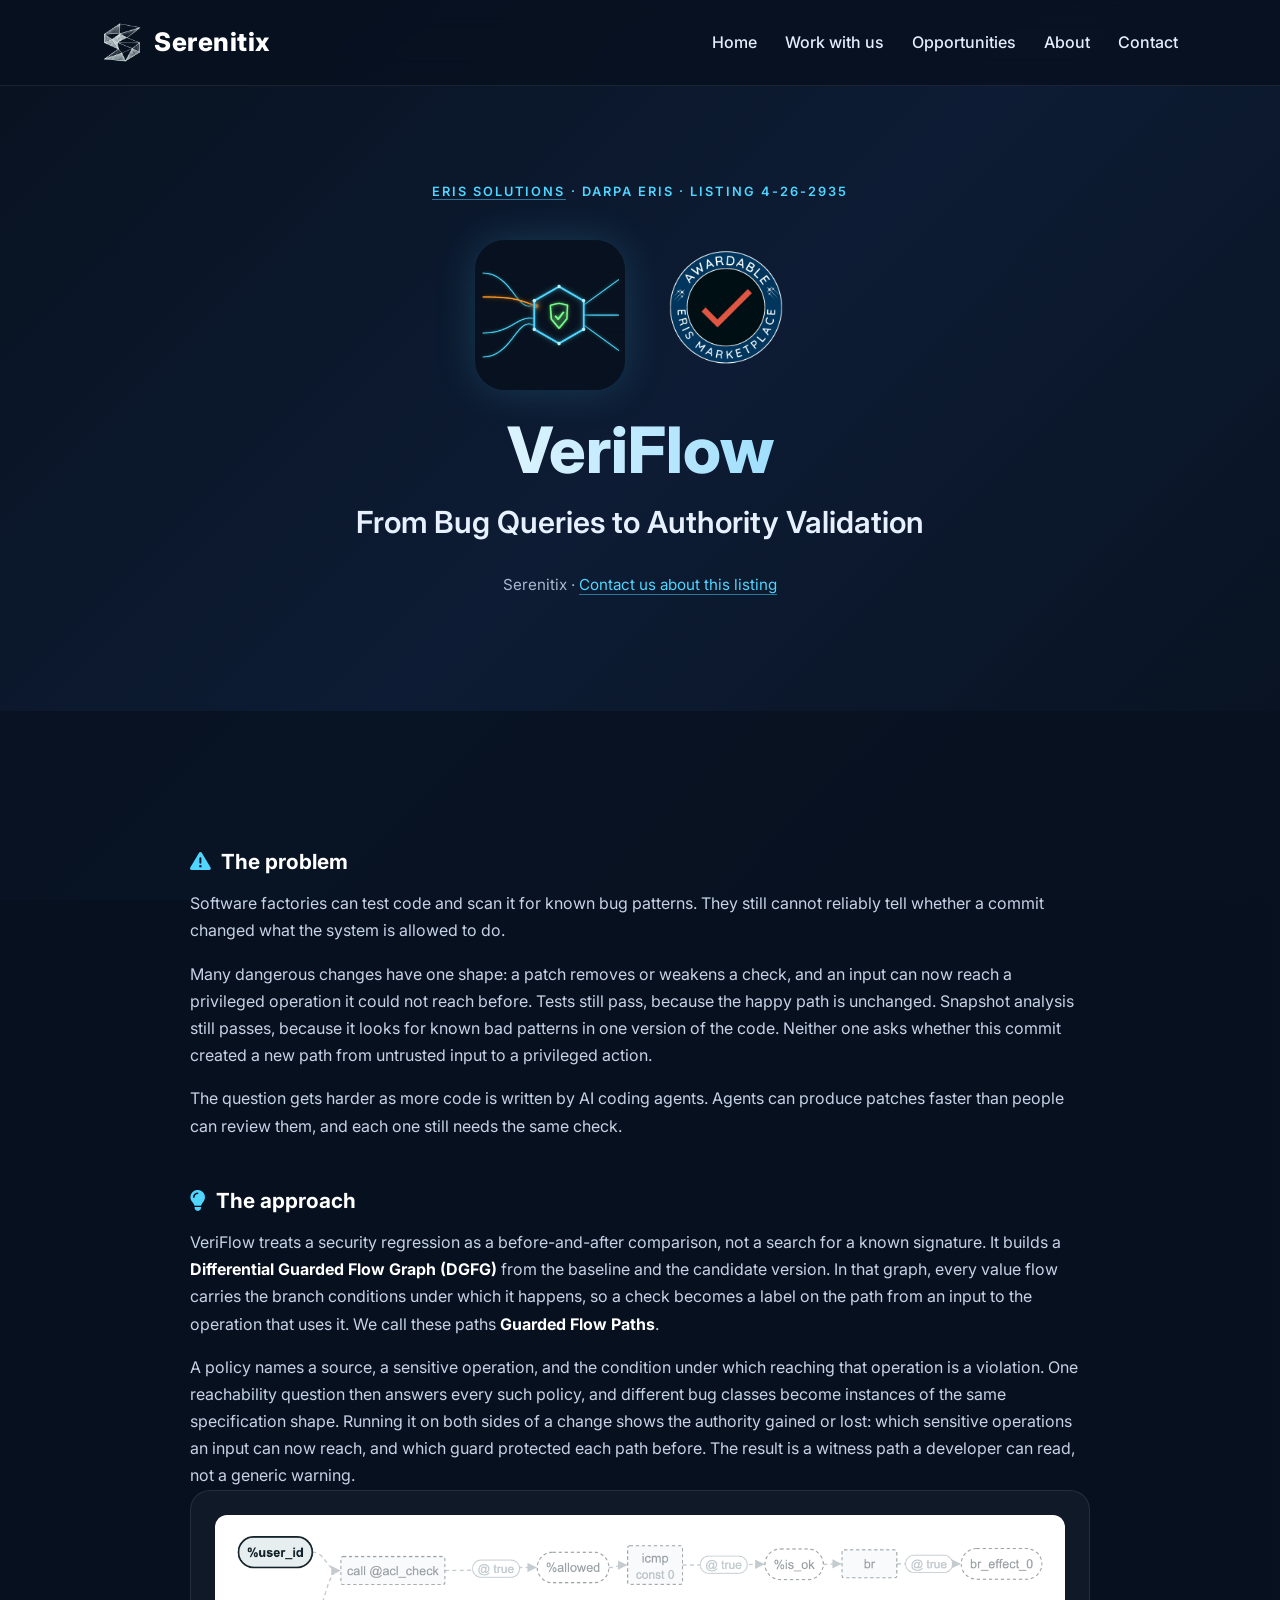
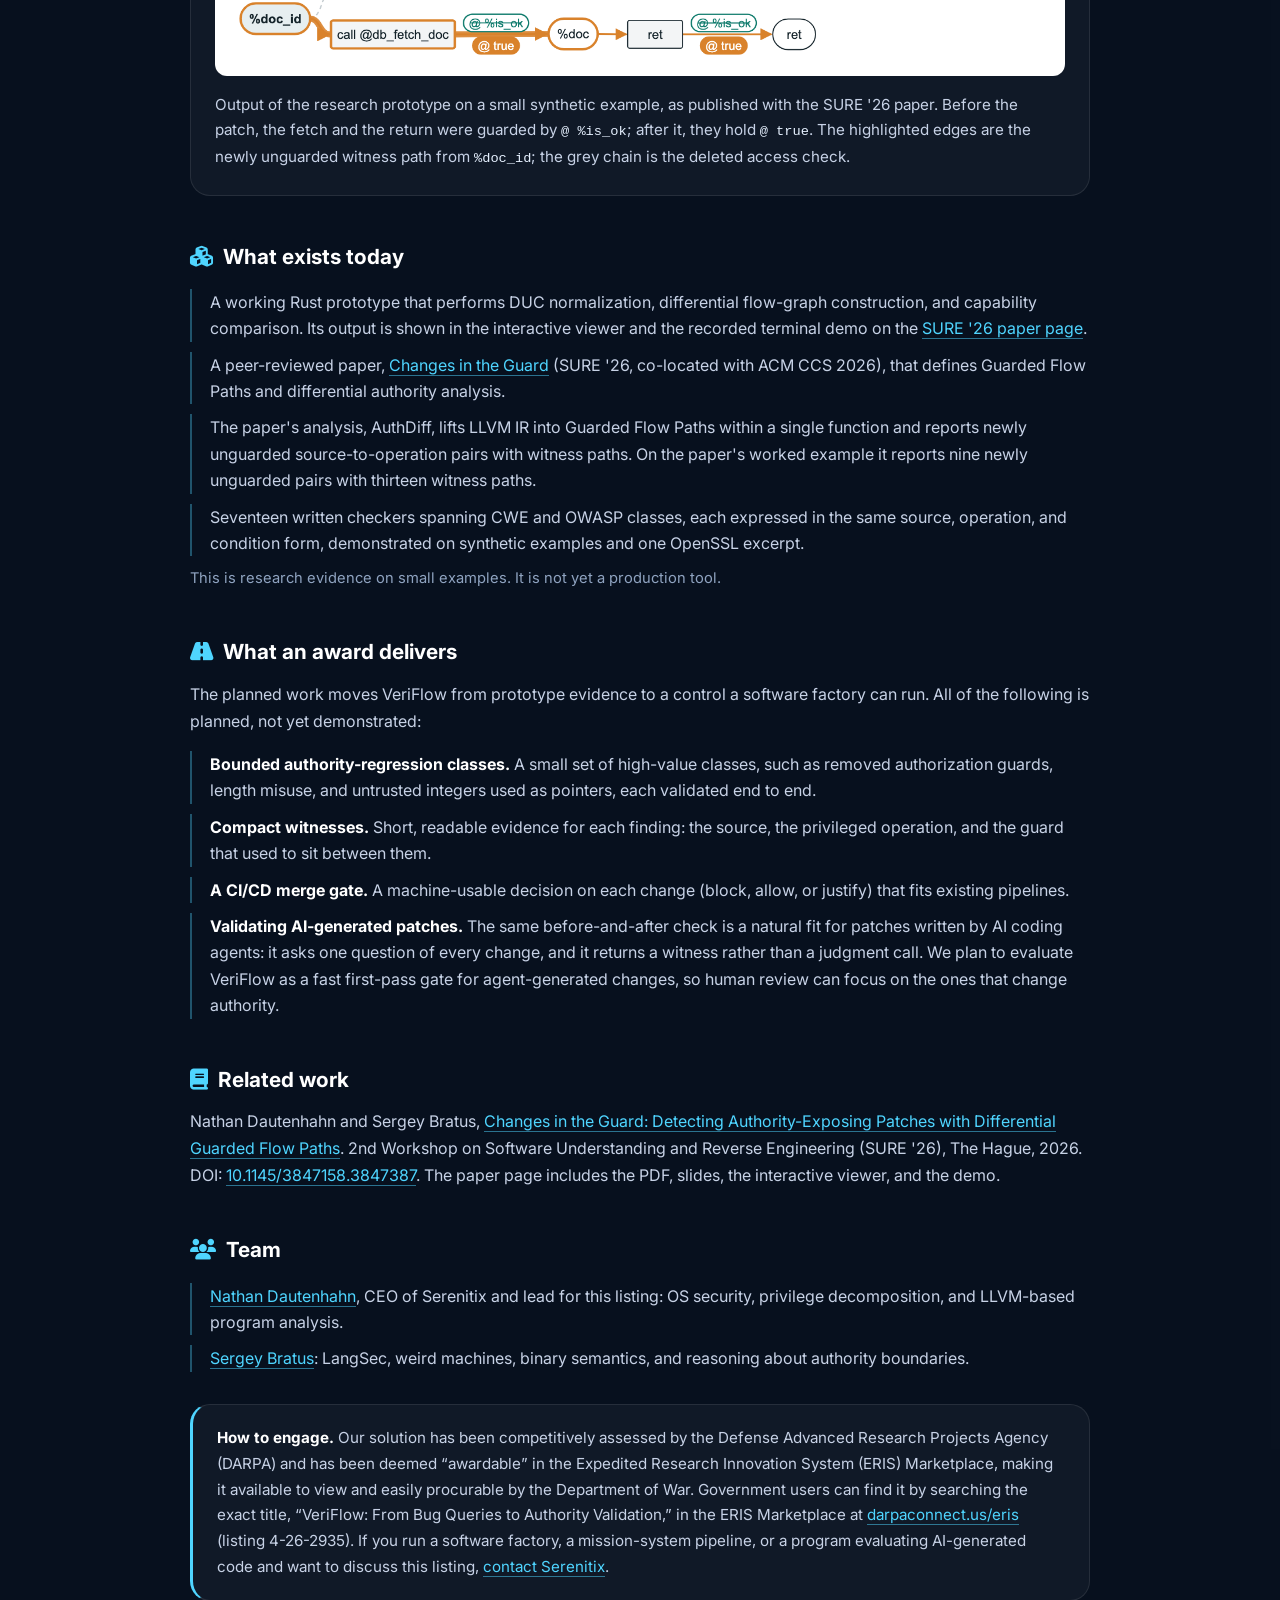
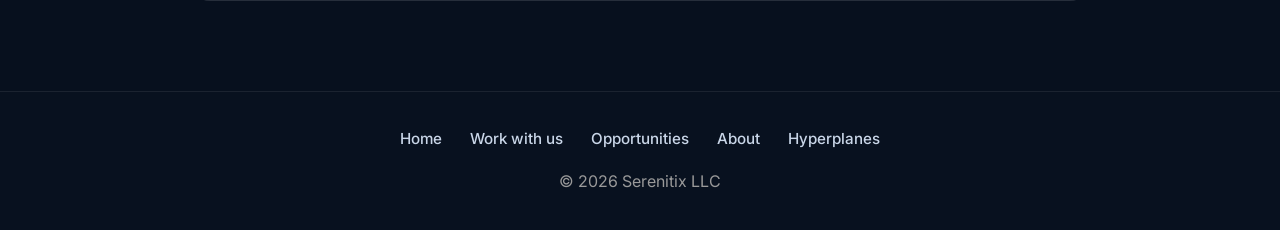
<file: projects/eris/veriflow/index.html>
<!--
Abstraction: Public page for the DARPA ERIS listing "VeriFlow: From Bug Queries to Authority Validation" (ERIS 4-26-2935), determined Awardable.
Mechanism: Generated by build.py (BT-COM-02ea) from a content package (body.html, figures, sources.md) on the papers/sure26 template.
Policy: Awardable is a determination, not an award. Title, number and status from BD/eris/README.md. Public-safe content only (no proposal volumes, prices, evaluator text, personnel). Staged on branch 'projects'; publish only on Nathan's approval.
Scope: Self projects/eris/veriflow/index.html. In BD/eris/README.md; the listing's submission folder (see sources.md in the package). Out one page.
Contract: Every claim traces to a row of the package's sources.md; exists-today vs planned is labelled.
-->
<!DOCTYPE html>
<html lang="en">

<head>

    <link rel="stylesheet"
        href="https://cdnjs.cloudflare.com/ajax/libs/font-awesome/6.7.2/css/all.min.css">

    <meta charset="UTF-8">
    <meta name="viewport" content="width=device-width, initial-scale=1.0">

    <title>VeriFlow · DARPA ERIS Awardable | Serenitix</title>

    <meta name="description"
        content="VeriFlow checks whether a code change opened a new path from untrusted input to a privileged action. Awardable through DARPA ERIS, listing 4-26-2935.">

    <link rel="icon" type="image/png" href="../../../logo-mark.png">
    <link rel="apple-touch-icon" href="../../../logo-mark.png">

    <meta property="og:type" content="website">
    <meta property="og:site_name" content="Serenitix">
    <meta property="og:title" content="VeriFlow · DARPA ERIS Awardable">
    <meta property="og:description" content="VeriFlow checks whether a code change opened a new path from untrusted input to a privileged action. Awardable through DARPA ERIS, listing 4-26-2935.">
    <meta property="og:url" content="https://serenitix.io/projects/eris/veriflow/">
    <meta property="og:image" content="https://serenitix.io/logo-mark.png">
    <meta name="twitter:card" content="summary">

    <link rel="stylesheet" href="../../../style.css">
    <link rel="stylesheet" href="../../../release.css?v=2">

    <!-- Google Font -->
    <link rel="preconnect" href="https://fonts.googleapis.com">
    <link rel="preconnect" href="https://fonts.gstatic.com" crossorigin>

    <link href="https://fonts.googleapis.com/css2?family=Inter:wght@300;400;500;600;700;800&display=swap"
        rel="stylesheet">

    <style>
    /* Page-scoped additions for the paper page; the site's style.css and release.css stay untouched. */
    body.paper-page {
        --mono: ui-monospace, SFMono-Regular, Menlo, Consolas, "Liberation Mono", monospace;
    }
    body.paper-page a.logo { color: #ffffff; text-decoration: none; }

    /* Mobile menu (stands in for script.js's toggle). style.css's later bare #menuButton rule hides the
       button at every width; show it here so phone visitors can reach the site nav. */
    @media (max-width: 900px) {
        body.paper-page #menuButton { display: block; }
        body.paper-page header nav.open {
            display: flex;
            flex-direction: column;
            position: absolute;
            top: 80px;
            right: 30px;
            background: #08111f;
            padding: 20px;
            border-radius: 12px;
            gap: 15px;
            box-shadow: 0 0 20px rgba(0, 0, 0, .4);
        }
    }

    /* Hero: the site's .hero, sized for a paper rather than a full screen */
    body.paper-page .hero { min-height: 0; padding: 96px 8% 80px; }
    body.paper-page .hero h1 { margin-bottom: 18px; }
    body.paper-page .hero p.paper-venue {
        text-transform: uppercase;
        letter-spacing: 0.16em;
        font-size: 0.8rem;
        font-weight: 600;
        color: #4fd5ff;
        margin: 0 auto 18px;
    }
    body.paper-page .hero .hero-sub { margin-bottom: 30px; }
    .paper-authors {
        display: flex;
        justify-content: center;
        flex-wrap: wrap;
        gap: 10px 48px;
        margin-bottom: 18px;
    }
    .paper-authors b { display: block; font-weight: 600; font-size: 1.05rem; }
    .paper-authors span { color: #a9b8d0; font-size: 0.95rem; }
    body.paper-page .hero p.paper-meta {
        font-size: 0.95rem;
        color: #a9b8d0;
        margin: 0 auto 34px;
    }
    .paper-meta a,
    .paper-col a {
        color: #4fd5ff;
        text-decoration: none;
        border-bottom: 1px solid rgba(79, 213, 255, 0.5);
    }
    .paper-meta a { word-break: break-all; }
    body.paper-page .hero p.paper-insight {
        text-align: left;
        max-width: 820px;
        margin: 0 auto 40px;
        padding: 22px 28px;
        border-radius: 20px;
        background: rgba(255, 255, 255, 0.04);
        border: 1px solid rgba(255, 255, 255, 0.09);
        border-left: 3px solid #4fd5ff;
        font-size: 1.12rem;
        line-height: 1.6;
        color: #e6f0ff;
    }
    body.paper-page .hero-buttons { gap: 14px; }
    body.paper-page .hero-buttons a { padding: 13px 26px; font-size: 0.97rem; }
    body.paper-page .hero-buttons i { margin-right: 8px; }
    body.paper-page .hero-buttons .primaryButton { border: 2px solid transparent; }
    body.paper-page .hero p.paper-includes {
        font-size: 0.92rem;
        color: #8fa3c0;
        margin: 20px auto 0;
    }

    /* Content column inside the site's section bands */
    body.paper-page section:not(.hero) { padding: 90px 8%; }
    .paper-col { max-width: 900px; margin: 0 auto; }
    .paper-col p { color: #c7d2e6; line-height: 1.7; }
    .paper-col p + p { margin-top: 16px; }
    .paper-col strong { color: #ffffff; }
    .paper-col h3 { font-size: 1.3rem; margin: 40px 0 12px; }
    .paper-col h3:first-of-type { margin-top: 0; }
    .paper-col h3 i { color: #4fd5ff; margin-right: 10px; }

    /* Figures: framed like the site's cards, with a white plate for the tool output */
    .paper-figure {
        margin: 0 0 28px;
        padding: 24px;
        border-radius: 20px;
        background: rgba(255, 255, 255, 0.04);
        border: 1px solid rgba(255, 255, 255, 0.09);
    }
    .paper-figure:last-child { margin-bottom: 0; }
    .paper-figure .frame { background: #ffffff; border-radius: 12px; padding: 14px; overflow-x: auto; }
    .paper-figure img { display: block; width: 100%; height: auto; min-width: 560px; }
    .paper-figure img + img { margin-top: 10px; }
    .paper-figure figcaption { margin-top: 16px; font-size: 0.95rem; color: #c7d2e6; line-height: 1.65; }
    .paper-tag {
        display: inline-block;
        padding: 2px 10px;
        margin-right: 8px;
        border-radius: 999px;
        font-size: 0.7rem;
        font-weight: 600;
        letter-spacing: 0.06em;
        text-transform: uppercase;
        color: #08111f;
        background: #4fd5ff;
        vertical-align: 1px;
    }

    /* Code, kbd, key table */
    .paper-col code { font-family: var(--mono); font-size: 0.9em; color: #e6f1ff; }
    .paper-col kbd {
        font-family: var(--mono);
        font-size: 0.85em;
        padding: 1px 7px;
        border-radius: 5px;
        border: 1px solid rgba(255, 255, 255, 0.18);
        background: rgba(255, 255, 255, 0.06);
        color: #ffffff;
    }
    .paper-col pre {
        font-family: var(--mono);
        font-size: 0.84rem;
        line-height: 1.55;
        color: #e6f1ff;
        background: #050b15;
        border: 1px solid rgba(255, 255, 255, 0.10);
        border-radius: 14px;
        padding: 18px 20px;
        overflow-x: auto;
        margin: 14px 0 18px;
        white-space: pre;
    }
    .paper-col pre.cmd { border-left: 3px solid #4fd5ff; }
    .paper-views { list-style: none; margin: 16px 0 0; padding: 0; }
    .paper-views li {
        margin: 10px 0;
        padding-left: 18px;
        border-left: 2px solid rgba(79, 213, 255, 0.35);
        color: #c7d2e6;
    }
    .paper-keys {
        margin: 22px 0 14px;
        padding: 20px 24px;
        border-radius: 20px;
        background: rgba(255, 255, 255, 0.04);
        border: 1px solid rgba(255, 255, 255, 0.09);
    }
    .paper-keys table { border-collapse: collapse; font-size: 0.95rem; color: #c7d2e6; }
    .paper-keys caption { text-align: left; font-weight: 600; color: #ffffff; padding-bottom: 8px; }
    .paper-keys td { padding: 4px 16px 4px 0; vertical-align: top; }
    .paper-keys td:first-child { white-space: nowrap; }
    .paper-col p.paper-note { font-size: 0.92rem; color: #8fa3c0; }
    .paper-scope {
        margin-top: 32px;
        padding: 20px 24px;
        border-radius: 20px;
        background: rgba(255, 255, 255, 0.04);
        border: 1px solid rgba(255, 255, 255, 0.09);
        border-left: 3px solid #4fd5ff;
    }
    .paper-col .paper-scope p { font-size: 0.95rem; }

    /* Footer additions: author marks and license line */
    .paper-marks { display: flex; justify-content: center; align-items: center; gap: 14px; flex-wrap: wrap; margin-bottom: 18px; }
    .paper-marks .mark {
        display: inline-flex;
        align-items: center;
        gap: 8px;
        background: #ffffff;
        border-radius: 8px;
        padding: 5px 10px 5px 6px;
        color: #14232a;
        font-size: 0.85rem;
        font-weight: 600;
    }
    .paper-marks img { height: 26px; width: auto; display: block; }
    footer p.paper-license { font-size: 0.88rem; color: #8fa3c0; max-width: 720px; margin: 0 auto 10px; }

    @media (max-width: 650px) {
        body.paper-page .hero { padding: 64px 20px 56px; }
        body.paper-page .hero h1 { font-size: 2.3rem; }
        body.paper-page .hero-buttons a { width: 100%; max-width: 320px; text-align: center; }
        body.paper-page .hero p.paper-insight { font-size: 1.02rem; padding: 18px 20px; }
        body.paper-page section:not(.hero) { padding: 64px 20px; }
        .paper-figure { padding: 14px; }
        .paper-col pre { font-size: 0.74rem; padding: 14px; }
        .paper-keys { padding: 16px; }
        .paper-keys td:first-child { white-space: normal; }
    }
        /* Project pages (BT-COM-02ea) */
    .note-body h3, .note-body h3:first-of-type { margin-top: 44px; }
    .note-body ul.paper-views li { color: #c7d2e6; line-height: 1.65; }
    body.paper-page .hero p.award-badge {
        display: inline-block; margin: 0 auto 18px; padding: 6px 16px; border-radius: 999px;
        border: 1.5px solid #f2b866; color: #f2b866; background: rgba(242,184,102,.08);
        font-size: .78rem; font-weight: 700; letter-spacing: .18em; text-transform: uppercase;
    }
    body.paper-page .hero img.eris-badge { display:block; width:220px; height:220px; margin: -20px auto -6px; }
    body.paper-page .hero p.eris-statement { font-size: 1.15rem; font-weight: 400; line-height: 1.6; color: #c7d2e6; max-width: 820px; margin: 0 auto 26px; }
    .proj-card { padding: 26px 0; border-bottom: 1px solid rgba(255,255,255,.08); }
    .proj-card h3 { margin: 6px 0 6px; } .proj-card h3 a { color:#fff; text-decoration:none; border-bottom:none; }
    .proj-card .proj-title { color:#a9b8d0; font-size:.98rem; margin:0 0 10px; }
    .proj-tag { font-size:.74rem; letter-spacing:.14em; text-transform:uppercase; color:#4fd5ff; margin:0; }
    .proj-tag b { color:#f2b866; font-weight:700; }
    body.paper-page .hero p.paper-venue a { color: inherit; text-decoration: none; border-bottom: 1px solid rgba(79,213,255,.5); }
    body.paper-page .hero .hero-marks { display:flex; justify-content:center; align-items:center; gap:22px; margin: 0 auto 6px; }
    body.paper-page .hero .hero-marks img.proj-icon { width:150px; height:150px; border-radius:30px; box-shadow: 0 0 40px rgba(79,213,255,.18); }
    body.paper-page .hero .hero-marks img.eris-badge { width:190px; height:190px; margin:0 -16px; }
    .proj-card { display:grid; grid-template-columns: 110px 1fr; gap: 26px; align-items:start; }
    .proj-card a.proj-card-img { border-bottom:none; text-decoration:none; }
    .proj-card .proj-card-img img { display:block; width:100%; height:auto; border-radius:22px; border:1px solid rgba(255,255,255,.10); }
    @media (max-width: 700px) { .proj-card { grid-template-columns: 72px 1fr; gap: 16px; } }
    </style>

</head>

<body class="R1 R2 R9 R13 paper-page">

    <!-- Static background (the site's canvas gradient; no animation script on this page) -->
    <canvas id="backgroundCanvas"></canvas>

    <!-- ===========================
         Navigation
    ============================ -->

    <header>

        <a class="logo" href="../../../">

            <img class="logo-mark" src="../../../logo-mark.png" alt="">

            Serenitix

        </a>

        <nav id="siteNav">

            <a href="../../../">Home</a>
            <a href="../../../#services">Work with us</a>
            <a href="../../../#proof">Opportunities</a>
            <a href="../../../#about">About</a>
            <a href="../../../#contact">Contact</a>

        </nav>

        <button id="menuButton" aria-label="Menu" aria-controls="siteNav" aria-expanded="false">
            ☰
        </button>

    </header>

    <section class="hero" id="home">
        <div class="hero-content">
            <p class="paper-venue"><a href="../">ERIS solutions</a> &middot; DARPA ERIS · Listing 4-26-2935</p>
            <div class="hero-marks"><img class="proj-icon" src="icon.png" alt="VeriFlow icon"><img class="eris-badge" src="../eris-awardable-badge.png" alt="ERIS Marketplace Awardable badge"></div>
            <h1>VeriFlow</h1>
            <p class="hero-sub">From Bug Queries to Authority Validation</p>
            <p class="paper-meta">Serenitix · <a href="../../../#contact">Contact us about this listing</a></p>
        </div>
    </section>

    <section id="overview">
        <div class="paper-col note-body">
            <h3><i class="fa-solid fa-triangle-exclamation"></i>The problem</h3>
            <p>Software factories can test code and scan it for known bug patterns. They still cannot reliably tell whether a commit changed what the system is allowed to do.</p>
            <p>Many dangerous changes have one shape: a patch removes or weakens a check, and an input can now reach a privileged operation it could not reach before. Tests still pass, because the happy path is unchanged. Snapshot analysis still passes, because it looks for known bad patterns in one version of the code. Neither one asks whether this commit created a new path from untrusted input to a privileged action.</p>
            <p>The question gets harder as more code is written by AI coding agents. Agents can produce patches faster than people can review them, and each one still needs the same check.</p>

            <h3><i class="fa-solid fa-lightbulb"></i>The approach</h3>
            <p>VeriFlow treats a security regression as a before-and-after comparison, not a search for a known signature. It builds a <strong>Differential Guarded Flow Graph (DGFG)</strong> from the baseline and the candidate version. In that graph, every value flow carries the branch conditions under which it happens, so a check becomes a label on the path from an input to the operation that uses it. We call these paths <strong>Guarded Flow Paths</strong>.</p>
            <p>A policy names a source, a sensitive operation, and the condition under which reaching that operation is a violation. One reachability question then answers every such policy, and different bug classes become instances of the same specification shape. Running it on both sides of a change shows the authority gained or lost: which sensitive operations an input can now reach, and which guard protected each path before. The result is a witness path a developer can read, not a generic warning.</p>

            <figure class="paper-figure">
                <div class="frame"><img src="viz-diff-docfetch.png" width="1414" height="230" alt="Differential view for a document-fetch example: the path from the document id to the database fetch and the return was guarded by is_ok before the patch and is unconditioned after it; the removed access-check chain is shown in grey."></div>
                <figcaption>Output of the research prototype on a small synthetic example, as published with the SURE '26 paper. Before the patch, the fetch and the return were guarded by <code>@ %is_ok</code>; after it, they hold <code>@ true</code>. The highlighted edges are the newly unguarded witness path from <code>%doc_id</code>; the grey chain is the deleted access check.</figcaption>
            </figure>

            <h3><i class="fa-solid fa-cubes"></i>What exists today</h3>
            <ul class="paper-views">
                <li>A working Rust prototype that performs DUC normalization, differential flow-graph construction, and capability comparison. Its output is shown in the interactive viewer and the recorded terminal demo on the <a href="../../../papers/sure26/">SURE '26 paper page</a>.</li>
                <li>A peer-reviewed paper, <a href="../../../papers/sure26/">Changes in the Guard</a> (SURE '26, co-located with ACM CCS 2026), that defines Guarded Flow Paths and differential authority analysis.</li>
                <li>The paper's analysis, AuthDiff, lifts LLVM IR into Guarded Flow Paths within a single function and reports newly unguarded source-to-operation pairs with witness paths. On the paper's worked example it reports nine newly unguarded pairs with thirteen witness paths.</li>
                <li>Seventeen written checkers spanning CWE and OWASP classes, each expressed in the same source, operation, and condition form, demonstrated on synthetic examples and one OpenSSL excerpt.</li>
            </ul>
            <p class="paper-note">This is research evidence on small examples. It is not yet a production tool.</p>

            <h3><i class="fa-solid fa-road"></i>What an award delivers</h3>
            <p>The planned work moves VeriFlow from prototype evidence to a control a software factory can run. All of the following is planned, not yet demonstrated:</p>
            <ul class="paper-views">
                <li><strong>Bounded authority-regression classes.</strong> A small set of high-value classes, such as removed authorization guards, length misuse, and untrusted integers used as pointers, each validated end to end.</li>
                <li><strong>Compact witnesses.</strong> Short, readable evidence for each finding: the source, the privileged operation, and the guard that used to sit between them.</li>
                <li><strong>A CI/CD merge gate.</strong> A machine-usable decision on each change (block, allow, or justify) that fits existing pipelines.</li>
                <li><strong>Validating AI-generated patches.</strong> The same before-and-after check is a natural fit for patches written by AI coding agents: it asks one question of every change, and it returns a witness rather than a judgment call. We plan to evaluate VeriFlow as a fast first-pass gate for agent-generated changes, so human review can focus on the ones that change authority.</li>
            </ul>

            <h3><i class="fa-solid fa-book"></i>Related work</h3>
            <p>Nathan Dautenhahn and Sergey Bratus, <a href="../../../papers/sure26/">Changes in the Guard: Detecting Authority-Exposing Patches with Differential Guarded Flow Paths</a>. 2nd Workshop on Software Understanding and Reverse Engineering (SURE '26), The Hague, 2026. DOI: <a href="https://doi.org/10.1145/3847158.3847387">10.1145/3847158.3847387</a>. The paper page includes the PDF, slides, the interactive viewer, and the demo.</p>

            <h3><i class="fa-solid fa-users"></i>Team</h3>
            <ul class="paper-views">
                <li><a href="https://nathandautenhahn.com">Nathan Dautenhahn</a>, CEO of Serenitix and lead for this listing: OS security, privilege decomposition, and LLVM-based program analysis.</li>
                <li><a href="https://faculty-directory.dartmouth.edu/sergey-bratus">Sergey Bratus</a>: LangSec, weird machines, binary semantics, and reasoning about authority boundaries.</li>
            </ul>

            <div class="paper-scope"><p><strong>How to engage.</strong> Our solution has been competitively assessed by the Defense Advanced Research Projects Agency (DARPA) and has been deemed &ldquo;awardable&rdquo; in the Expedited Research Innovation System (ERIS) Marketplace, making it available to view and easily procurable by the Department of War. Government users can find it by searching the exact title, &ldquo;VeriFlow: From Bug Queries to Authority Validation,&rdquo; in the ERIS Marketplace at <a href="https://darpaconnect.us/eris">darpaconnect.us/eris</a> (listing 4-26-2935). If you run a software factory, a mission-system pipeline, or a program evaluating AI-generated code and want to discuss this listing, <a href="../../../#contact">contact Serenitix</a>.</p></div>
        </div>
    </section>

    <!-- ===========================
         Footer
    ============================ -->

    <footer>

        <nav class="r3-add r3-R9 footer-nav">
            <a href="../../../">Home</a>
            <a href="../../../#services">Work with us</a>
            <a href="../../../#proof">Opportunities</a>
            <a href="../../../#about">About</a>
            <a href="https://hyperplanes.io">Hyperplanes</a>
        </nav>

        <p>

            © 2026 Serenitix LLC

        </p>

    </footer>

    <script>
    // Mobile menu toggle (the site's script.js is not loaded on this page; see the header comment).
    (function () {
        var button = document.getElementById("menuButton");
        var nav = document.getElementById("siteNav");
        if (!button || !nav) return;
        button.addEventListener("click", function () {
            var open = nav.classList.toggle("open");
            button.setAttribute("aria-expanded", open ? "true" : "false");
        });
    })();
    </script>

</body>

</html>
</file>
<file: style.css>
/* ======================================================
   Global Styles
====================================================== */

* {
    margin: 0;
    padding: 0;
    box-sizing: border-box;
}

html {
    scroll-behavior: smooth;
}

body {
    font-family: "Inter", sans-serif;
    background-color: #08111f;
    color: #ffffff;
    overflow-x: hidden;
    line-height: 1.6;
}

/* ======================================================
   Animated Background
====================================================== */

#background {
    position: fixed;
    inset: 0;
    z-index: -1;

    background:
        radial-gradient(circle at 20% 20%, rgba(0, 212, 255, 0.18), transparent 25%),
        radial-gradient(circle at 80% 30%, rgba(59, 130, 246, 0.18), transparent 25%),
        radial-gradient(circle at 50% 80%, rgba(34, 211, 238, 0.15), transparent 30%),
        linear-gradient(180deg, #08111f 0%, #0b1220 100%);

    animation: backgroundFloat 16s ease-in-out infinite alternate;
}

@keyframes backgroundFloat {
    from {
        transform: translateY(0px);
    }

    to {
        transform: translateY(-40px);
    }
}

/* ======================================================
   Navigation
====================================================== */

header {
    position: sticky;
    top: 0;
    z-index: 1000;

    display: flex;
    align-items: center;
    justify-content: space-between;

    padding: 22px 8%;

    background: rgba(8, 17, 31, 0.82);
    backdrop-filter: blur(14px);
    border-bottom: 1px solid rgba(255, 255, 255, 0.08);
}

.logo {
    font-size: 1.6rem;
    font-weight: 800;
    letter-spacing: 0.5px;
}

nav {
    display: flex;
    gap: 28px;
}

nav a {
    color: #e5eefc;
    text-decoration: none;
    font-weight: 500;
    transition: color 0.25s ease;
}

nav a:hover {
    color: #4fd5ff;
}

#menuButton {
    display: none;

    background: transparent;
    border: none;
    color: white;

    font-size: 1.8rem;
    cursor: pointer;
}

/* ======================================================
   Hero Section
====================================================== */

.hero {
    min-height: 92vh;

    display: flex;
    align-items: center;
    justify-content: center;

    padding: 0 8%;
    text-align: center;
}

.hero-content {
    max-width: 920px;
}

.hero h1 {
    font-size: clamp(2.4rem, 5vw, 4rem);
    font-weight: 800;
    line-height: 1.05;
    margin-bottom: 24px;

    background: linear-gradient(90deg, #ffffff, #7dd3fc);
    -webkit-background-clip: text;
    -webkit-text-fill-color: transparent;
}

.hero p {
    font-size: 1.15rem;
    color: #c7d2e6;
    max-width: 760px;
    margin: 0 auto 40px;
}

.hero-buttons {
    display: flex;
    justify-content: center;
    gap: 18px;
    flex-wrap: wrap;
}

/* ======================================================
   Buttons
====================================================== */

.primaryButton,
.secondaryButton {
    padding: 15px 34px;
    border-radius: 999px;
    font-size: 1rem;
    font-weight: 600;
    cursor: pointer;
    transition: all 0.25s ease;
}

.primaryButton {
    background: linear-gradient(135deg, #00c3ff, #2563eb);
    border: none;
    color: white;

    box-shadow: 0 10px 30px rgba(0, 195, 255, 0.28);
}

.primaryButton:hover {
    transform: translateY(-3px);
    box-shadow: 0 16px 36px rgba(0, 195, 255, 0.38);
}

.secondaryButton {
    background: transparent;
    border: 2px solid rgba(79, 213, 255, 0.6);
    color: white;
}

.secondaryButton:hover {
    background: rgba(79, 213, 255, 0.12);
    transform: translateY(-3px);
}

/* ======================================================
   Shared Section Styling
====================================================== */

section {
    padding: 110px 8%;
}

section h2 {
    text-align: center;
    font-size: clamp(2rem, 4vw, 3rem);
    margin-bottom: 56px;
    font-weight: 800;
}

/* ======================================================
   Services Section
====================================================== */

.service-grid {
    display: grid;
    grid-template-columns: repeat(auto-fit, minmax(250px, 1fr));
    gap: 28px;
}

.service-card {
    padding: 32px;
    border-radius: 24px;

    background: rgba(255, 255, 255, 0.05);
    border: 1px solid rgba(255, 255, 255, 0.10);
    backdrop-filter: blur(12px);

    transition: transform 0.25s ease,
                box-shadow 0.25s ease,
                border-color 0.25s ease;
}

.service-card:hover {
    transform: translateY(-10px);

    border-color: rgba(79, 213, 255, 0.45);

    box-shadow: 0 20px 40px rgba(0, 195, 255, 0.18);
}

.service-card h3 {
    font-size: 1.3rem;
    margin-bottom: 14px;
}

.service-card p {
    color: #c7d2e6;
}

.service-card .card-meta {
    margin-top: 12px;
    font-size: 0.85rem;
    letter-spacing: 0.04em;
    color: #8fa3c0;
}

/* ===========================
   About Section
=========================== */

.about {

    padding: 100px 10%;
    display: flex;
    justify-content: center;

}

.about-text {

    max-width: 900px;

    background: rgba(255, 255, 255, 0.05);

    border: 1px solid rgba(255, 255, 255, 0.1);

    border-radius: 20px;

    padding: 40px;

    backdrop-filter: blur(15px);

}

.about h2 {

    font-size: 2.5rem;
    margin-bottom: 25px;
    color: #4fd5ff;

}

.about p {

    line-height: 1.8;
    color: #d7d7d7;
    margin-bottom: 25px;

}

.about ul {

    list-style: none;

}

.about li {

    margin-bottom: 15px;
    font-size: 1.05rem;

}


/* ===========================
   Statistics
=========================== */

.stats {

    display: grid;
    grid-template-columns: repeat(4, 1fr);

    gap: 30px;

    padding: 100px 10%;

}

.stat-card {

    text-align: center;

    background: rgba(255,255,255,.05);

    border-radius: 20px;

    border: 1px solid rgba(255,255,255,.08);

    padding: 35px;

    transition: .3s;

}

.stat-card:hover {

    transform: translateY(-10px);

    box-shadow: 0 0 25px rgba(79,213,255,.25);

}

.stat-card h2 {

    font-size: 3rem;
    color: #4fd5ff;
    margin-bottom: 10px;

}

.stat-card p {

    color: #cccccc;

}


/* ===========================
   FAQ
=========================== */

.faq {

    padding: 100px 10%;

}

.faq h2 {

    text-align: center;
    margin-bottom: 50px;
    font-size: 2.5rem;

}

.faq-item {

    background: rgba(255,255,255,.05);

    margin-bottom: 20px;

    border-radius: 15px;

    overflow: hidden;

    border: 1px solid rgba(255,255,255,.08);

}

.faq-question {

    width: 100%;

    padding: 20px;

    text-align: left;

    font-size: 1rem;

    color: white;

    background: transparent;

    border: none;

    cursor: pointer;

}

.faq-answer {

    max-height: 0;

    overflow: hidden;

    transition: max-height .4s ease;

    padding: 0 20px;

}

.faq-answer p {

    padding-bottom: 20px;

    color: #cfcfcf;

}


/* ===========================
   Contact
=========================== */

.contact {

    padding: 100px 10%;
    text-align: center;

}

.contact h2 {

    font-size: 2.5rem;
    margin-bottom: 40px;

}

.contact form {

    max-width: 700px;

    margin: auto;

    display: flex;

    flex-direction: column;

    gap: 20px;

}

.contact input,
.contact textarea {

    padding: 15px;

    border-radius: 10px;

    border: 1px solid rgba(255,255,255,.15);

    background: rgba(255,255,255,.05);

    color: white;

    font-size: 1rem;

}

.contact input::placeholder,
.contact textarea::placeholder {

    color: #aaaaaa;

}

.contact textarea {

    resize: vertical;

}


/* ===========================
   Footer
=========================== */

footer {

    padding: 35px;

    text-align: center;

    color: #999999;

    border-top: 1px solid rgba(255,255,255,.08);

}


/* ===========================
   Scroll To Top Button
=========================== */

#scrollTopButton {

    position: fixed;

    bottom: 30px;

    right: 30px;

    width: 50px;

    height: 50px;

    border-radius: 50%;

    background: #4fd5ff;

    color: white;

    border: none;

    cursor: pointer;

    display: none;

    font-size: 20px;

    transition: .3s;

}

#scrollTopButton:hover {

    transform: scale(1.1);

    box-shadow: 0 0 20px #4fd5ff;

}


/* ===========================
   Fade Animation
=========================== */

.fade-in {

    opacity: 0;

    transform: translateY(40px);

    transition: all .8s ease;

}

.fade-in.show {

    opacity: 1;

    transform: translateY(0);

}


/* ===========================
   Mobile Responsive
=========================== */

@media (max-width: 900px) {

    nav {

        display: none;

    }

    #menuButton {

        display: block;

    }

    .hero h1 {

        font-size: 3rem;

    }

    .hero p {

        font-size: 1rem;

    }

    .service-grid {

        grid-template-columns: 1fr;

    }

    .stats {

        grid-template-columns: repeat(2, 1fr);

    }

}

@media (max-width: 650px) {

    .stats {

        grid-template-columns: 1fr;

    }

    .hero-buttons {

        flex-direction: column;

        align-items: center;

    }

    .hero h1 {

        font-size: 2.4rem;

    }

    .contact form {

        width: 100%;

    }

}

@media (max-width: 450px) {

    .hero {

        padding: 60px 20px;

    }

    .services,
    .about,
    .stats,
    .faq,
    .contact {

        padding: 70px 25px;

    }

}

#menuButton {
    /* display is set by the base rule above and the mobile media query; a late display:none here hid the menu on every page (fixed 2026-11-19) */
    background: none;
    border: none;
    color: white;
    font-size: 1.8rem;
    cursor: pointer;
}

html {
    scroll-behavior: smooth;
}

/* ===========================
   Animated Background Canvas
=========================== */

#backgroundCanvas {

    position: fixed;

    top: 0;
    left: 0;

    width: 100%;
    height: 100%;

    z-index: -1;

    background: linear-gradient(
        135deg,
        #08111f,
        #0d1c34,
        #08111f
    );

}

.service-card i {

    color: #4fd5ff;

    font-size: 2rem;

    margin-bottom: 15px;

    display: block;

    transition: 0.3s ease;

}

.service-card:hover i {

    transform: scale(1.15);

    text-shadow: 0 0 15px #4fd5ff;

}

.logo i {

    color: #4fd5ff;
    margin-right: 8px;

}

.shield-card {

    width: 420px;

    padding: 35px;

    border-radius: 30px;

    background: rgba(255,255,255,.04);

    backdrop-filter: blur(15px);

    border: 1px solid rgba(79,213,255,.15);

    display: flex;

    justify-content: center;

    align-items: center;

    box-shadow:
        0 0 40px rgba(79,213,255,.15);

    animation: shieldFloat 5s ease-in-out infinite;

}


.shield-card svg {

    width: 300px;

    filter:
        drop-shadow(0 0 25px rgba(79,213,255,.5));

}



@keyframes shieldFloat {

    0% {

        transform: translateY(0);

    }

    50% {

        transform: translateY(-15px);

    }

    100% {

        transform: translateY(0);

    }

}

/* ======================================================
   Serenitix v1 additions (links styled as buttons, notes)
====================================================== */

a.primaryButton,
a.secondaryButton {
    display: inline-block;
    text-decoration: none;
}

.section-note {
    text-align: center;
    margin-top: 40px;
    color: #c9d6e8;
}

.section-note a,
.contact p a {
    color: #4fd5ff;
    text-decoration: none;
    border-bottom: 1px solid rgba(79, 213, 255, 0.5);
}

.contact p {
    font-size: 1.2rem;
    color: #c9d6e8;
}

.about p + p {
    margin-top: 16px;
}

.logo {
    display: flex;
    align-items: center;
    gap: 12px;
}

.logo-mark {
    height: 40px;
    width: 40px;
    /* the mark is navy line art on transparent; flip it light for the dark theme */
    filter: invert(1) hue-rotate(180deg) brightness(1.15);
}

.hero .hero-sub {
    font-size: clamp(1.3rem, 2.4vw, 1.9rem);
    font-weight: 600;
    color: #e6f0ff;
    max-width: 900px;
    margin: 0 auto 22px;
    line-height: 1.35;
}
</file>
<file: release.css>
/*
Abstraction: The release-1 layout layer for serenitix.io: the round-3 design changes Nathan approved, on top of the template's style.css.
Mechanism: Rules are keyed to static classes on <body> (R1–R13, S4) that name the approved round-3 proposals; elements added for a proposal carry .r3-add and show only when their proposal class is present. The playground that produced them lives in website/playground/round-3/ in the business seam.
Policy: Only approved proposals ship; a change here goes through Nathan like any copy change. Unused variant rules may remain until a cleanup pass.
Scope:
  Self `serenitix-site/release.css: ReleaseLayout`.
  In `style.css` (template base); `index.html` (body classes and .r3-add elements).
  Out the release-1 look of the page.
  Effects `none until pushed`.
Contract: The page shows exactly the approved release-1 layout.
  Ensures — every visible added element is gated by a proposal class present on <body>.
*/

.r3-add { display: none !important; }

/* R1 — calmer background: the network stays lively in the hero, sections below sit on solid bands */
body.R1 section:not(.hero) { position: relative; background: rgba(8, 17, 31, 0.78); }
body.R1 section#proof,
body.R1 section#about { background: rgba(13, 28, 52, 0.82); }
body.R1 section:not(.hero) + section:not(.hero) { border-top: 1px solid rgba(79, 213, 255, 0.08); }
body.R1 .about-text { background: rgba(255, 255, 255, 0.03); }

/* R2 — eyebrow labels and a lead line under section headings */
body.R2 .eyebrow.r3-R2,
body.R6 .audiences .eyebrow { display: block !important; }
/* R13 — no small labels: hide every eyebrow and give "Who we work with" a white heading */
body.R13.R13 .eyebrow.r3-add,
body.R13.R13 .audiences .eyebrow { display: none !important; }
body.R13.R6 .audience-h2.r3-R13 { display: block !important; margin-bottom: 8px; }
.eyebrow {
    text-align: center;
    text-transform: uppercase;
    letter-spacing: 0.18em;
    font-size: 0.78rem;
    font-weight: 600;
    color: #4fd5ff;
    margin-bottom: 12px;
}
body.R2 section h2 { margin-bottom: 18px; }
body.R2 .section-lead.r3-R2 {
    display: block !important;
    text-align: center;
    max-width: 640px;
    margin: 0 auto 52px;
    color: #a9b8d0;
    font-size: 1.1rem;
    line-height: 1.6;
}
body.R2 .about .eyebrow { text-align: left; }

/* R3 — capability strip under the hero buttons; S1/S2/S3 pick the wording */
body.R3.S1 .cap-strip.strip-S1,
body.R3.S2 .cap-strip.strip-S2,
body.R3.S3 .cap-strip.strip-S3,
body.R3.S4 .cap-strip.strip-S4,
body.R3.S5 .cap-strip.strip-S5,
body.R3.S6 .cap-strip.strip-S6 {
    display: flex !important;
    justify-content: center;
    flex-wrap: wrap;
    gap: 14px 36px;
    list-style: none;
    padding: 0;
    margin: 56px auto 0;
}
.cap-strip li {
    display: flex;
    align-items: center;
    gap: 10px;
    color: #c9d6e8;
    font-weight: 500;
    font-size: 0.98rem;
    letter-spacing: 0.02em;
}
.cap-strip i { color: #4fd5ff; font-size: 1.05rem; }
/* S4 — one phrase: "Software" leads lowercase terms, no divider, so it reads as
   "Software understanding, transformation, and assurance" */
.cap-strip.phrase-strip { align-items: center; gap: 14px 26px; }
.cap-strip .strip-lead { font-weight: 700; color: #ffffff; letter-spacing: 0.02em; margin-right: -10px; }
@media (max-width: 560px) {
    .cap-strip .strip-lead { flex-basis: 100%; justify-content: center; margin-right: 0; }
    body.R3.S4 .cap-strip.phrase-strip { flex-direction: column; gap: 10px; }
}
/* S7 — the mission as a plain line, no icons */
body.R3.S7 .mission-line.strip-S7 {
    display: block !important;
    margin: 52px auto 0;
    text-transform: uppercase;
    letter-spacing: 0.2em;
    font-size: 0.82rem;
    font-weight: 600;
    color: #8fd8ff;
    text-align: center;
}



/* R4 — service cards: left-aligned with an accent edge (numbers dropped 10-28) */
body.R4 #services .service-card {
    text-align: left;
    position: relative;
    overflow: hidden;
    border-top: 2px solid rgba(79, 213, 255, 0.55);
}
body.R4 #services .service-card p { line-height: 1.6; }

/* R5 — proof cards: an icon each and an "Awardable" chip */
.service-card i.r3-add { display: none !important; }
body.R5 #proof .service-card i.r3-R5 { display: block !important; }
body.R5 #proof .service-card { text-align: left; }
body.R5 .chip.r3-R5 {
    display: inline-block !important;
    padding: 3px 10px;
    margin-right: 8px;
    border-radius: 999px;
    font-size: 0.72rem;
    font-weight: 600;
    letter-spacing: 0.06em;
    text-transform: uppercase;
    color: #08111f;
    background: #4fd5ff;
}

/* R6 — "Who we work with" band */
body.R6 .audiences.r3-R6 { display: block !important; padding-top: 80px; padding-bottom: 80px; }
.audience-grid {
    display: grid;
    grid-template-columns: repeat(auto-fit, minmax(220px, 1fr));
    gap: 36px;
    max-width: 1100px;
    margin: 28px auto 0;
}
.audience { text-align: left; padding-left: 18px; border-left: 2px solid rgba(79, 213, 255, 0.35); }
.audience i { color: #4fd5ff; font-size: 1.4rem; margin-bottom: 12px; display: block; }
.audience h3 { font-size: 1.15rem; margin-bottom: 8px; }
.audience p { color: #a9b8d0; line-height: 1.55; font-size: 0.97rem; }

/* R7 — About: a company blurb and facts in place of the founder's name, two columns on wide screens */
body.R7 .about-name { display: none; }
body.R7 .about-blurb.r3-R7 { display: block !important; }
body.R7 .facts.r3-R7 {
    display: flex !important;
    flex-wrap: wrap;
    gap: 10px;
    list-style: none;
    padding: 0;
    margin: 22px 0 0;
}
.facts li {
    padding: 6px 14px;
    border: 1px solid rgba(79, 213, 255, 0.35);
    border-radius: 999px;
    font-size: 0.85rem;
    color: #c9d6e8;
}
@media (min-width: 900px) {
    body.R7 .about-text .facts { grid-column: 2; }
}

@media (min-width: 900px) {
    body.R7 .about-text {
        display: grid;
        grid-template-columns: 240px 1fr;
        column-gap: 48px;
        align-items: start;
        max-width: 1000px;
        text-align: left;
    }
    body.R7 .about-text .eyebrow,
    body.R7 .about-text h2 { grid-column: 1; }
    body.R7 .about-text h2 { text-align: left; margin-bottom: 0; }
    body.R7 .about-text p:not(.eyebrow) { grid-column: 2; }
    body.R7 .about-text .about-blurb { grid-row: 1 / span 2; }
}

/* R8 — contact as a call-to-action band */
body.R8 .contact {
    background: linear-gradient(135deg, rgba(0, 140, 255, 0.16), rgba(79, 213, 255, 0.06)) !important;
    border-top: 1px solid rgba(79, 213, 255, 0.2);
    border-bottom: 1px solid rgba(79, 213, 255, 0.2);
}
body.R8 .contact h2 { margin-bottom: 16px; }
body.R8 .cta-line.r3-R8 { display: block !important; font-size: 1.35rem; color: #e6eefb; margin-bottom: 28px; }
body.R8 .cta-button.r3-R8 { display: inline-block !important; margin-bottom: 22px; }
body.R8 .contact p:last-child { font-size: 1rem; color: #a9b8d0; }

/* R9 — footer with links */
body.R9 .footer-nav.r3-R9 {
    display: flex !important;
    justify-content: center;
    flex-wrap: wrap;
    gap: 10px 28px;
    margin-bottom: 18px;
}
.footer-nav a { color: #c9d6e8; text-decoration: none; font-size: 0.95rem; }
.footer-nav a:hover { color: #4fd5ff; }


/* R10 — ERIS as full-width solution rows with a real description (replaces the three small cards) */
body.R10 .eris-cards { display: none; }
body.R10 .solution-list.r3-R10 {
    display: flex !important;
    flex-direction: column;
    gap: 20px;
    max-width: none;
    margin: 0;
}
.solution {
    display: grid;
    grid-template-columns: minmax(220px, 1fr) 2fr;
    gap: 28px;
    padding: 28px 32px;
    border-radius: 20px;
    background: rgba(255, 255, 255, 0.04);
    border: 1px solid rgba(255, 255, 255, 0.09);
    border-left: 3px solid #4fd5ff;
    transition: border-color 0.25s ease, background 0.25s ease;
}
.solution:hover { background: rgba(79, 213, 255, 0.06); border-color: rgba(79, 213, 255, 0.45); }
.solution-head i { color: #4fd5ff; font-size: 1.5rem; margin-bottom: 10px; display: block; }
.solution-head h3 { font-size: 1.35rem; margin-bottom: 6px; }
.solution-tag { color: #8fa3c0; font-size: 0.95rem; line-height: 1.45; }
.solution-body p { color: #c7d2e6; line-height: 1.65; font-size: 1.02rem; }
.solution-meta { margin-top: 14px; font-size: 0.85rem !important; letter-spacing: 0.04em; color: #8fa3c0 !important; }
.solution .chip {
    display: inline-block;
    padding: 3px 10px;
    margin-right: 8px;
    border-radius: 999px;
    font-size: 0.72rem;
    font-weight: 600;
    letter-spacing: 0.06em;
    text-transform: uppercase;
    color: #08111f;
    background: #4fd5ff;
}
@media (max-width: 900px) {
    .solution { grid-template-columns: 1fr; gap: 12px; padding: 22px; }
}

/* R11 — a second, concrete line on each service card */
body.R11 .card-detail.r3-R11 {
    display: block !important;
    margin-top: 14px;
    padding-top: 14px;
    border-top: 1px solid rgba(255, 255, 255, 0.08);
    font-size: 0.92rem;
    color: #8fa3c0 !important;
}

/* R12 — ERIS call to action under the solution rows */
body.R12.R10 .eris-cta.r3-R12 {
    display: block !important;
    text-align: center;
    max-width: 680px;
    margin: 36px auto 0;
    font-size: 1.08rem;
    color: #c9d6e8;
}
.eris-cta a { color: #4fd5ff; text-decoration: none; border-bottom: 1px solid rgba(79, 213, 255, 0.5); }

/* Balance the hero across lines so no single word sits alone */
.hero h1 { text-wrap: balance; }

/* ERIS Awardable on the home page: hero badge strip, section badge, linked solution titles (BT-COM-02ea) */
.eris-strip { display: inline-flex; align-items: center; gap: 12px; margin: 28px auto 4px; padding: 8px 20px 8px 8px; border-radius: 999px;
    background: rgba(255,255,255,0.05); border: 1px solid rgba(79,213,255,0.35); color: #c9d6e8; text-decoration: none; font-size: 1rem;
    transition: background 0.2s ease, border-color 0.2s ease; }
.eris-strip:hover { background: rgba(79,213,255,0.10); border-color: rgba(79,213,255,0.7); }
.eris-strip img { width: 56px; height: 56px; }
.eris-strip b { color: #fff; }
.eris-strip i { color: #4fd5ff; margin-left: 6px; font-size: 0.85rem; }
/* Opportunities: ERIS banner (badge beside title) + thumbnail tiles */
#proof.eris-home { position: relative; }
#proof .eris-banner { display: grid; grid-template-columns: 200px 1fr; gap: 40px; align-items: center; max-width: none; margin: 0 0 28px;
    padding: 34px 40px; border-radius: 24px; text-align: left;
    background: radial-gradient(120% 140% at 0% 0%, rgba(79,213,255,0.14), rgba(255,255,255,0.03) 55%);
    border: 1px solid rgba(79,213,255,0.28); box-shadow: 0 0 60px rgba(79,213,255,0.08); }
#proof img.eris-badge-home { display: block; width: 200px; height: 200px; margin: -12px 0; filter: drop-shadow(0 0 24px rgba(79,213,255,0.25)); }
#proof .eris-kicker { font-size: 0.82rem; font-weight: 700; letter-spacing: 0.18em; text-transform: uppercase; color: #4fd5ff; margin: 0 0 10px; }
#proof h3.eris-title { font-size: clamp(1.5rem, 2.6vw, 2.1rem); font-weight: 800; line-height: 1.1; margin: 0 0 14px; text-align: left;
    background: linear-gradient(90deg, #ffffff, #7dd3fc); -webkit-background-clip: text; background-clip: text; -webkit-text-fill-color: transparent; }
#proof p.eris-lead { font-size: 1.04rem; line-height: 1.6; color: #c7d2e6; margin: 0; max-width: none; text-align: left; }
#proof p.eris-lead a { color: #4fd5ff; text-decoration: none; border-bottom: 1px solid rgba(79,213,255,0.5); }
#proof .eris-more { text-align: center; margin: 32px auto 0; color: #c9d6e8; font-size: 1rem; line-height: 1.8; }
#proof .eris-more a { color: #4fd5ff; text-decoration: none; border-bottom: 1px solid rgba(79,213,255,0.5); }
@media (max-width: 860px) {
    #proof .eris-banner { grid-template-columns: 1fr; text-align: center; padding: 28px 22px; gap: 18px; }
    #proof img.eris-badge-home { width: 150px; height: 150px; margin: -10px auto; }
    #proof h3.eris-title, #proof p.eris-lead { text-align: center; }
}
.solution-head h3 a { color: inherit; text-decoration: none; }
.solution-head h3 a:hover { color: #4fd5ff; }
.solution-meta a { color: #4fd5ff; text-decoration: none; text-transform: none; }
@media (max-width: 700px) { .eris-strip { font-size: 0.9rem; padding-right: 14px; } .eris-strip img { width: 44px; height: 44px; } }

/* One content width for the home sections: Work with us, Opportunities (banner + rows), Who we work with (1100px, centered) */
.service-grid,
#proof .eris-banner,
body.R10 .solution-list.r3-R10 { max-width: 1100px; margin-left: auto; margin-right: auto; }
</file>
